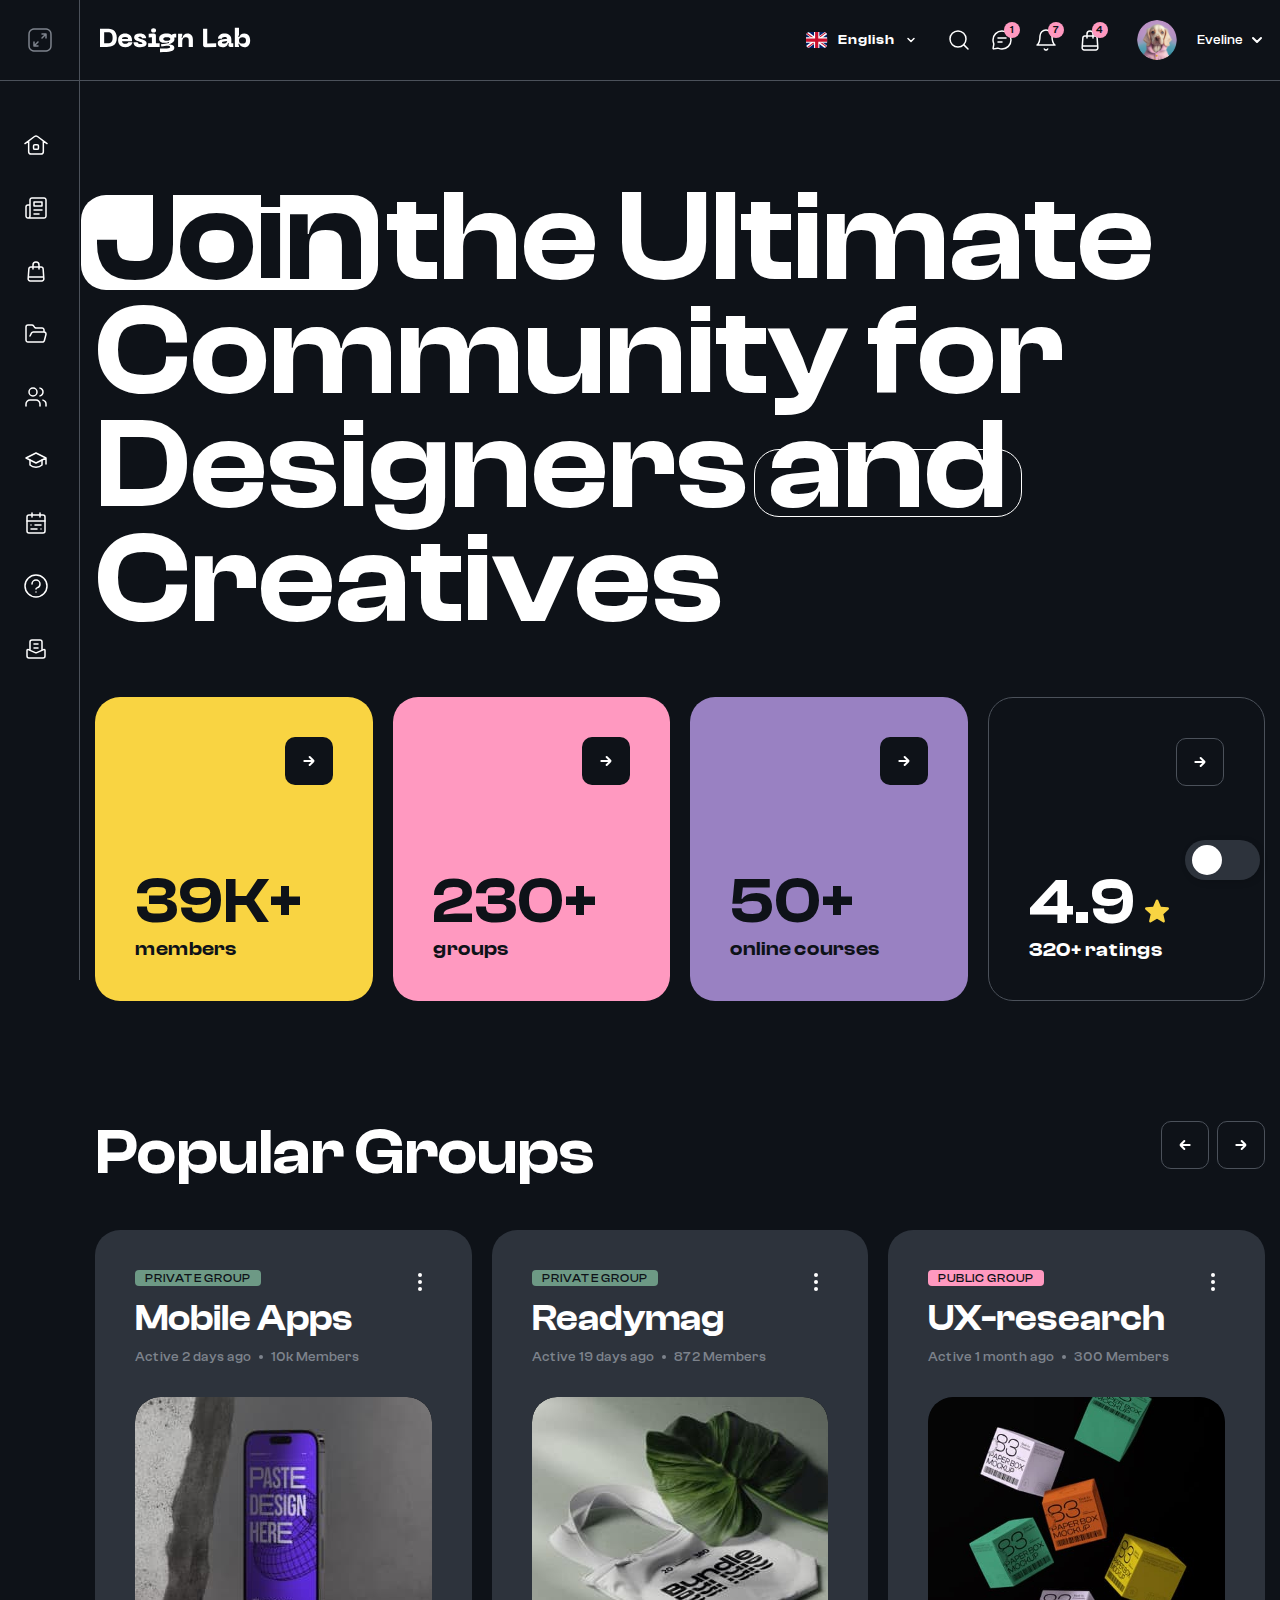
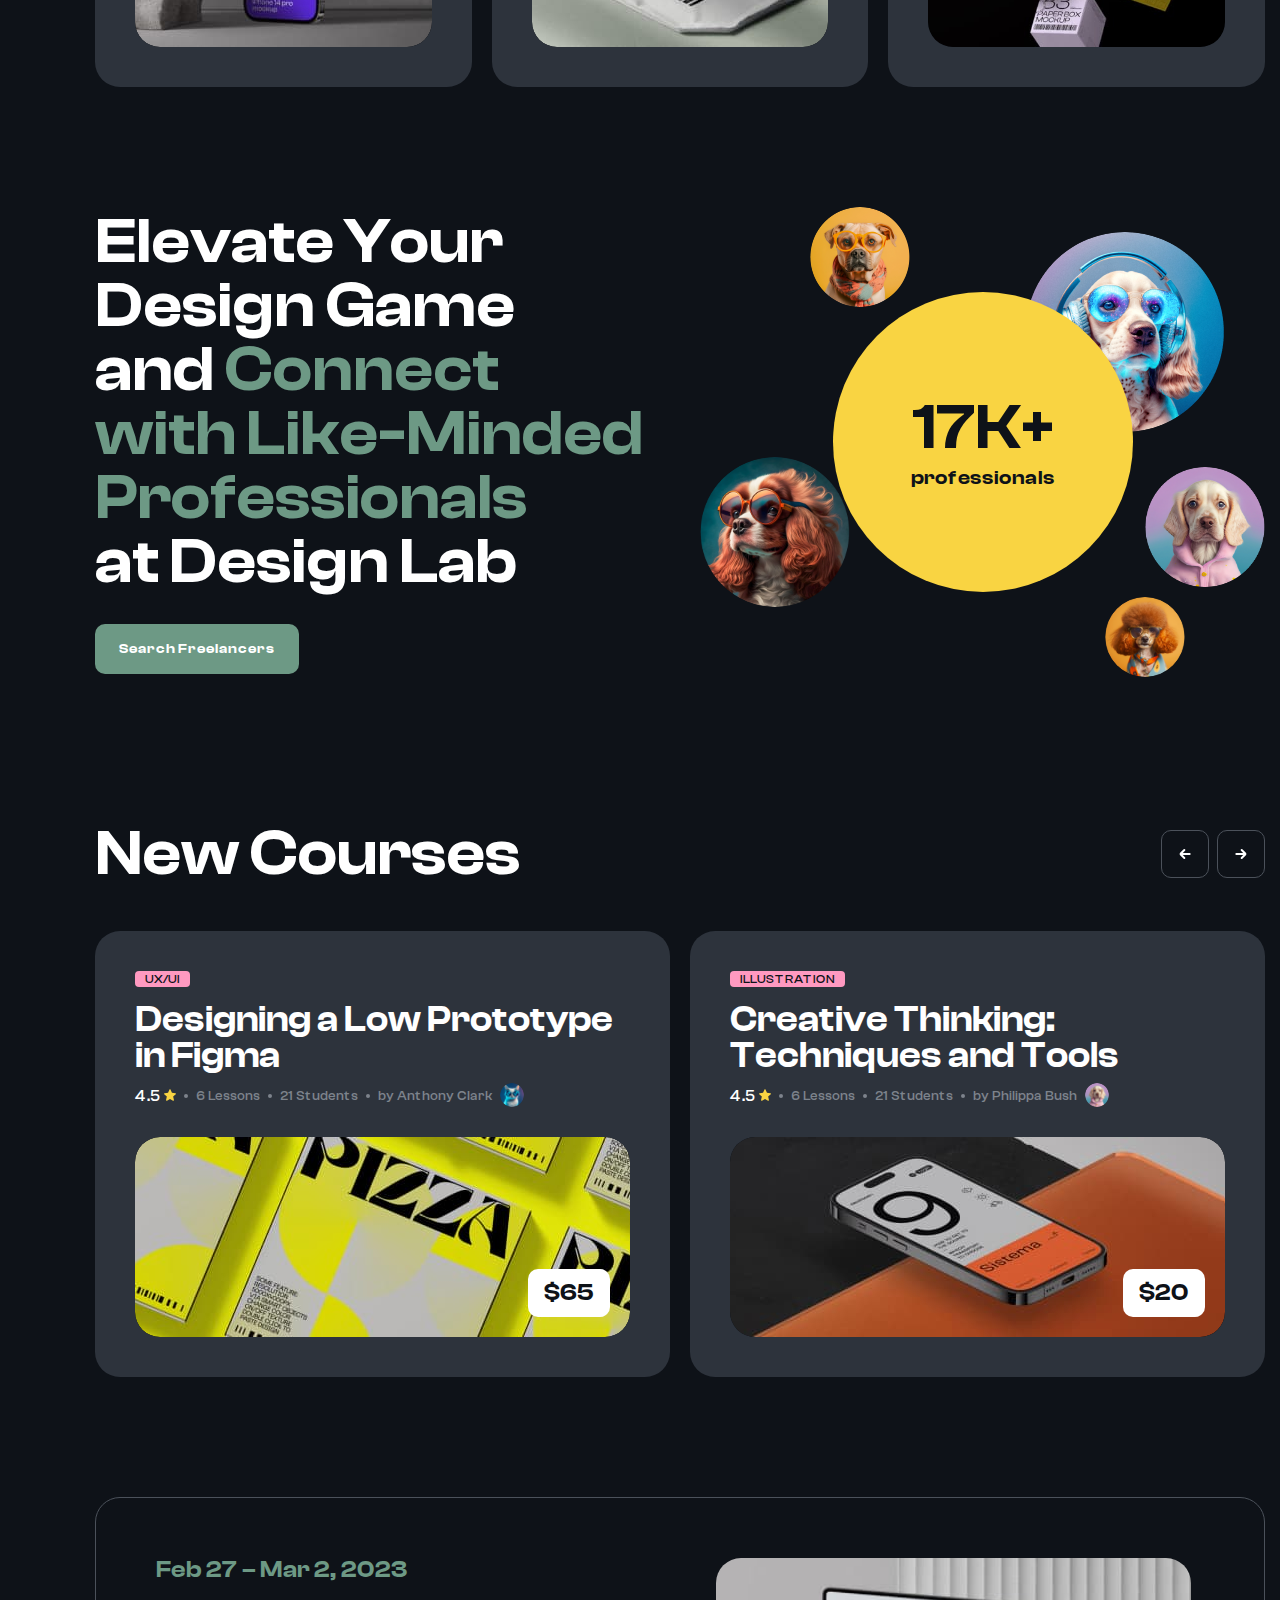
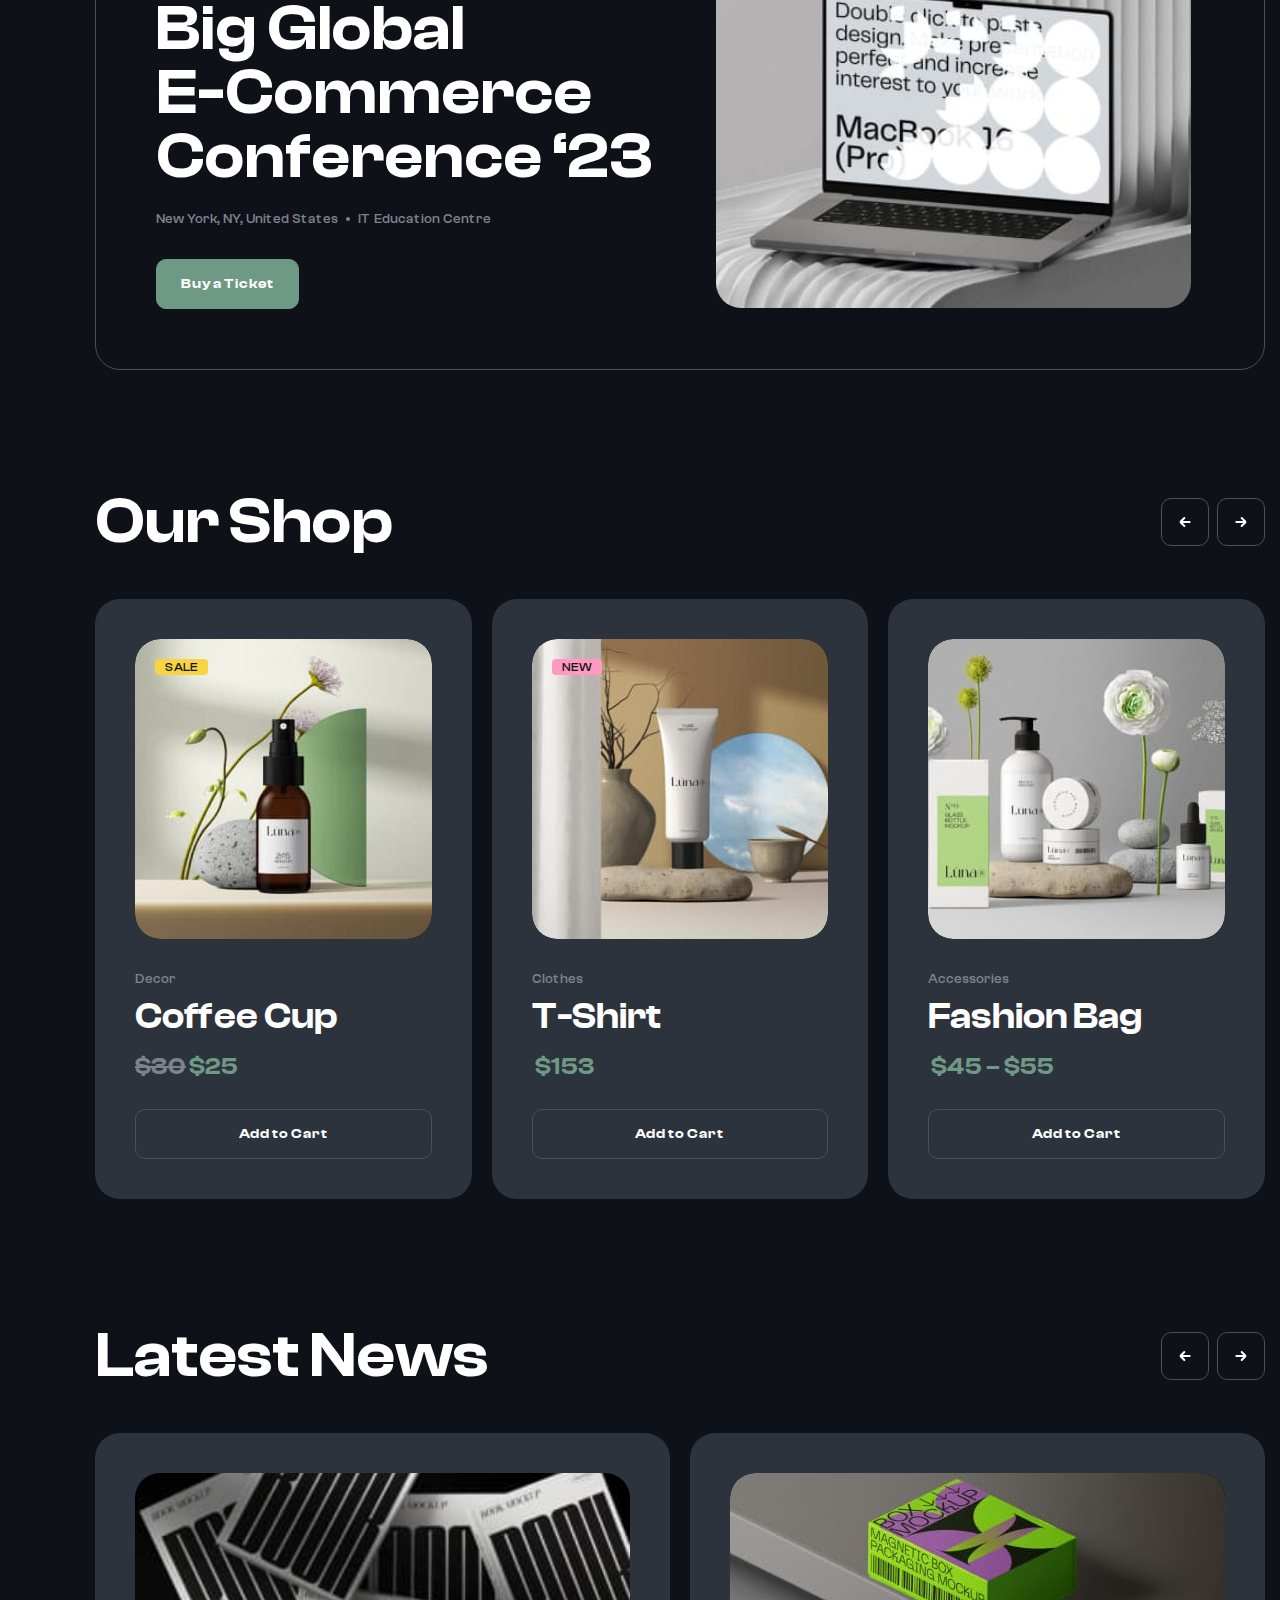
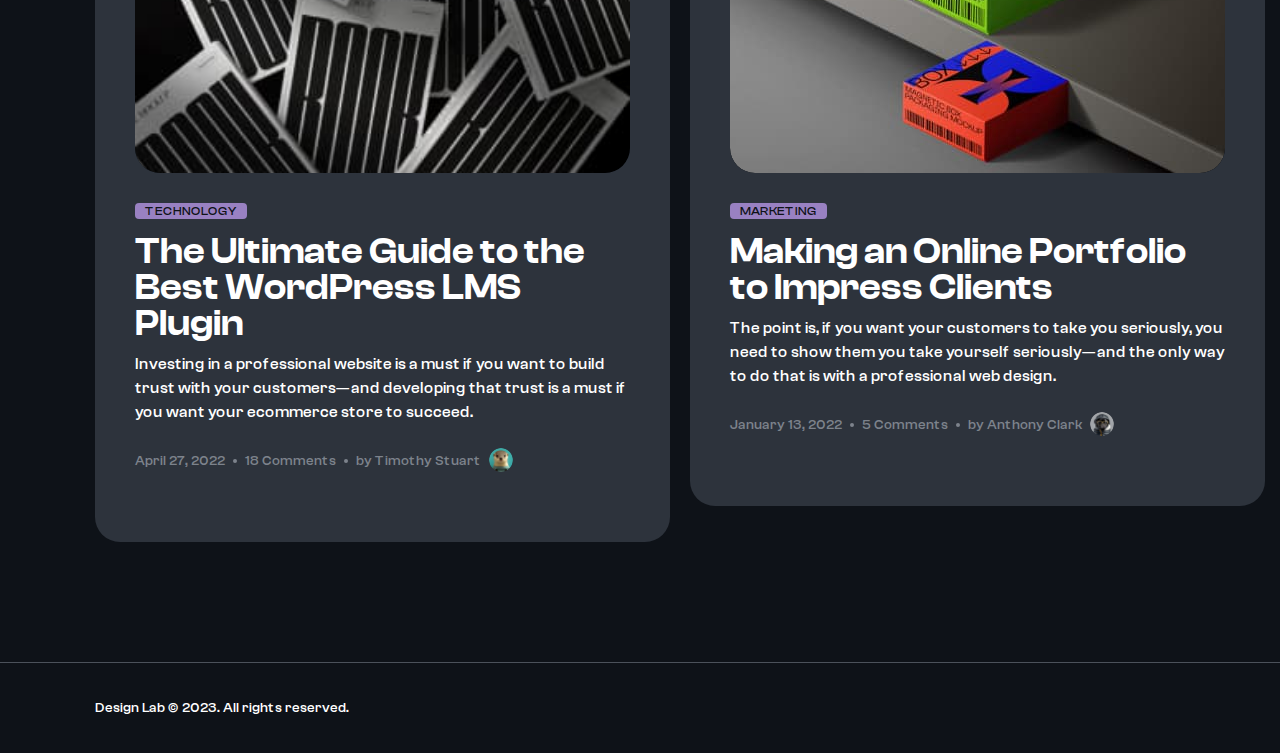
<file: index.html>
<!DOCTYPE html>
<html lang="en">

<head>
    <meta charset="UTF-8">
    <meta http-equiv="X-UA-Compatible" content="IE=edge">
    <meta name="viewport" content="width=device-width, initial-scale=1.0">
    <title>Document</title>
    <link rel="stylesheet" href="https://cdn.jsdelivr.net/npm/swiper@8/swiper-bundle.min.css" />
    <link rel="stylesheet" href="css/style.min.css">
</head>

<body class="">

    <header class="header">
        <div class="container">
            <div class="header__inner">
                <a class="header__logo logo" href="#">
                    <img class="logo__img" src="images/logo.svg" alt="img">
                </a>
                <div class="header__wrapper">
                    <div class="header__lang lang">
                        <div class="lang__top">
                            <svg width="22" height="16" viewBox="0 0 22 16" fill="none"
                                xmlns="http://www.w3.org/2000/svg">
                                <g clip-path="url(#clip0_206_19996)">
                                    <path d="M0 0H21.3333V16H0V0Z" fill="#012169" />
                                    <path
                                        d="M2.5 0L10.6333 6.03333L18.7333 0H21.3333V2.06667L13.3333 8.03333L21.3333 13.9667V16H18.6667L10.6667 10.0333L2.7 16H0V14L7.96667 8.06667L0 2.13333V0H2.5Z"
                                        fill="white" />
                                    <path
                                        d="M14.1333 9.36667L21.3333 14.6667V16L12.3 9.36667H14.1333ZM8 10.0333L8.2 11.2L1.8 16H0L8 10.0333ZM21.3333 0V0.1L13.0333 6.36667L13.1 4.9L19.6667 0H21.3333ZM0 0L7.96667 5.86667H5.96667L0 1.4V0Z"
                                        fill="#C8102E" />
                                    <path d="M8.03333 0V16H13.3667V0H8.03333ZM0 5.33333V10.6667H21.3333V5.33333H0Z"
                                        fill="white" />
                                    <path d="M0 6.43333V9.63333H21.3333V6.43333H0ZM9.1 0V16H12.3V0H9.1Z"
                                        fill="#C8102E" />
                                </g>
                                <defs>
                                    <clipPath id="clip0_206_19996">
                                        <rect width="21.3333" height="16" rx="4" fill="white" />
                                    </clipPath>
                                </defs>
                            </svg>
                            <span>
                                English
                            </span>
                            <svg width="12" height="12" viewBox="0 0 12 12" fill="none"
                                xmlns="http://www.w3.org/2000/svg">
                                <path d="M2.99997 4.5L5.99997 7.5L8.99997 4.5" stroke="white" stroke-width="1.5"
                                    stroke-linecap="round" stroke-linejoin="round" />
                            </svg>
                        </div>
                        <div class="lang__box lang-box">
                            <a class="lang-box__link" href="#">
                                <svg width="22" height="16" viewBox="0 0 22 16" fill="none"
                                    xmlns="http://www.w3.org/2000/svg">
                                    <g clip-path="url(#clip0_206_19996)">
                                        <path d="M0 0H21.3333V16H0V0Z" fill="#012169" />
                                        <path
                                            d="M2.5 0L10.6333 6.03333L18.7333 0H21.3333V2.06667L13.3333 8.03333L21.3333 13.9667V16H18.6667L10.6667 10.0333L2.7 16H0V14L7.96667 8.06667L0 2.13333V0H2.5Z"
                                            fill="white" />
                                        <path
                                            d="M14.1333 9.36667L21.3333 14.6667V16L12.3 9.36667H14.1333ZM8 10.0333L8.2 11.2L1.8 16H0L8 10.0333ZM21.3333 0V0.1L13.0333 6.36667L13.1 4.9L19.6667 0H21.3333ZM0 0L7.96667 5.86667H5.96667L0 1.4V0Z"
                                            fill="#C8102E" />
                                        <path d="M8.03333 0V16H13.3667V0H8.03333ZM0 5.33333V10.6667H21.3333V5.33333H0Z"
                                            fill="white" />
                                        <path d="M0 6.43333V9.63333H21.3333V6.43333H0ZM9.1 0V16H12.3V0H9.1Z"
                                            fill="#C8102E" />
                                    </g>
                                    <defs>
                                        <clipPath id="clip0_206_19996">
                                            <rect width="21.3333" height="16" rx="4" fill="white" />
                                        </clipPath>
                                    </defs>
                                </svg>
                                <span>
                                    English
                                </span>
                            </a>
                            <a class="lang-box__link" href="#">
                                <svg width="22" height="16" viewBox="0 0 22 16" fill="none"
                                    xmlns="http://www.w3.org/2000/svg">
                                    <g clip-path="url(#clip0_206_19999)">
                                        <path d="M0 10.6667H21.3333V16.0001H0V10.6667Z" fill="#FFCE00" />
                                        <path d="M0 0H21.3333V5.33333H0V0Z" fill="black" />
                                        <path d="M0 5.33325H21.3333V10.6666H0V5.33325Z" fill="#DD0000" />
                                    </g>
                                    <defs>
                                        <clipPath id="clip0_206_19999">
                                            <rect width="21.3333" height="16" rx="4" fill="white" />
                                        </clipPath>
                                    </defs>
                                </svg>
                                <span>
                                    Deutsch
                                </span>
                            </a>
                            <a class="lang-box__link" href="#">
                                <svg width="22" height="16" viewBox="0 0 22 16" fill="none"
                                    xmlns="http://www.w3.org/2000/svg">
                                    <g clip-path="url(#clip0_206_20002)">
                                        <path d="M0 0H21.3333V16H0V0Z" fill="#AA151B" />
                                        <path d="M0 4H21.3333V12H0V4Z" fill="#F1BF00" />
                                        <path
                                            d="M4.24318 7.10994L4.21651 7.1066L4.18318 7.07327L4.15985 7.05994L4.13985 7.03327C4.13985 7.03327 4.11651 6.9966 4.12651 6.9666C4.13651 6.9366 4.15651 6.9266 4.17318 6.9166C4.18946 6.90996 4.20617 6.90439 4.22318 6.89994L4.25651 6.8866L4.29985 6.8766L4.31651 6.8666C4.32318 6.8666 4.33985 6.8666 4.34985 6.85994L4.38318 6.85327L4.43651 6.8566H4.59651C4.60985 6.8566 4.63651 6.8666 4.64318 6.86994C4.66516 6.87839 4.6874 6.88617 4.70985 6.89327C4.72651 6.8966 4.76318 6.90327 4.78318 6.91327C4.79985 6.92327 4.81318 6.9366 4.81985 6.9466L4.83651 6.97994V7.0166L4.81985 7.04327L4.79985 7.0766L4.77318 7.0966C4.77318 7.0966 4.75651 7.11327 4.73985 7.10994C4.72651 7.10994 4.57985 7.08327 4.48651 7.08327C4.39318 7.08327 4.24318 7.11327 4.24318 7.11327"
                                            fill="#AD1519" />
                                        <path
                                            d="M4.24318 7.10994L4.21651 7.1066L4.18318 7.07327L4.15985 7.05994L4.13985 7.03327C4.13985 7.03327 4.11651 6.9966 4.12651 6.9666C4.13651 6.9366 4.15651 6.9266 4.17318 6.9166C4.18946 6.90996 4.20617 6.90439 4.22318 6.89994L4.25651 6.8866L4.29985 6.8766L4.31651 6.8666C4.32318 6.8666 4.33985 6.8666 4.34985 6.85994L4.38318 6.85327L4.43651 6.8566H4.59651C4.60985 6.8566 4.63651 6.8666 4.64318 6.86994C4.66516 6.87839 4.6874 6.88617 4.70985 6.89327C4.72651 6.8966 4.76318 6.90327 4.78318 6.91327C4.79985 6.92327 4.81318 6.9366 4.81985 6.9466L4.83651 6.97994V7.0166L4.81985 7.04327L4.79985 7.0766L4.77318 7.0966C4.77318 7.0966 4.75651 7.11327 4.73985 7.10994C4.72651 7.10994 4.57985 7.08327 4.48651 7.08327C4.39318 7.08327 4.24318 7.11327 4.24318 7.11327V7.10994Z"
                                            stroke="black" stroke-width="0.0375" stroke-linejoin="round" />
                                        <path
                                            d="M4.44336 6.89991C4.44336 6.85658 4.46336 6.82324 4.48669 6.82324C4.51336 6.82324 4.53336 6.85658 4.53336 6.90324C4.53336 6.94658 4.51336 6.98324 4.48669 6.98324C4.46003 6.98324 4.44336 6.94658 4.44336 6.89991Z"
                                            fill="#C8B100" />
                                        <path
                                            d="M4.44336 6.89991C4.44336 6.85658 4.46336 6.82324 4.48669 6.82324C4.51336 6.82324 4.53336 6.85658 4.53336 6.90324C4.53336 6.94658 4.51336 6.98324 4.48669 6.98324C4.46003 6.98324 4.44336 6.94658 4.44336 6.89991Z"
                                            stroke="black" stroke-width="0.0375" />
                                        <path
                                            d="M4.4668 6.90008C4.4668 6.86008 4.4768 6.83008 4.49013 6.83008C4.50013 6.83008 4.51013 6.86341 4.51013 6.90008C4.51013 6.94341 4.50013 6.97341 4.49013 6.97341C4.4768 6.97341 4.47013 6.94008 4.47013 6.90008"
                                            fill="#C8B100" />
                                        <path
                                            d="M4.4668 6.90008C4.4668 6.86008 4.4768 6.83008 4.49013 6.83008C4.50013 6.83008 4.51013 6.86341 4.51013 6.90008C4.51013 6.94341 4.50013 6.97341 4.49013 6.97341C4.4768 6.97341 4.47013 6.94008 4.47013 6.90008H4.4668Z"
                                            stroke="black" stroke-width="0.0375" />
                                        <path
                                            d="M4.45996 6.81671C4.45996 6.80337 4.47329 6.79004 4.48663 6.79004C4.49996 6.79004 4.51996 6.80337 4.51996 6.81671C4.51996 6.83337 4.50329 6.84671 4.48663 6.84671C4.46996 6.84671 4.45996 6.83337 4.45996 6.81671Z"
                                            fill="#C8B100" />
                                        <path
                                            d="M4.50988 6.80665V6.82665H4.46321V6.80665H4.47988V6.76665H4.45654V6.74665H4.47988V6.72998H4.49654V6.74665H4.51654V6.76665H4.49654V6.80665H4.50988Z"
                                            fill="#C8B100" />
                                        <path
                                            d="M4.50988 6.80665V6.82665H4.46321V6.80665H4.47988V6.76665H4.45654V6.74665H4.47988V6.72998H4.49654V6.74665H4.51654V6.76665H4.49654V6.80665H4.50988Z"
                                            stroke="black" stroke-width="0.0375" />
                                        <path
                                            d="M4.53011 6.80665V6.82665H4.44678V6.80665H4.48011V6.76665H4.45678V6.74665H4.48011V6.72998H4.49678V6.74665H4.51678V6.76665H4.49678V6.80665H4.53011Z"
                                            fill="#C8B100" />
                                        <path
                                            d="M4.53011 6.80665V6.82665H4.44678V6.80665H4.48011V6.76665H4.45678V6.74665H4.48011V6.72998H4.49678V6.74665H4.51678V6.76665H4.49678V6.80665H4.53011Z"
                                            stroke="black" stroke-width="0.0375" />
                                        <path
                                            d="M4.49654 6.79004C4.50988 6.79337 4.51654 6.80337 4.51654 6.81671C4.51654 6.83337 4.50321 6.84671 4.48988 6.84671C4.47654 6.84671 4.45654 6.83337 4.45654 6.81671C4.45654 6.80337 4.46654 6.79337 4.47988 6.79004"
                                            stroke="black" stroke-width="0.0375" />
                                        <path
                                            d="M4.49021 7.10673H4.33355V7.07006L4.32355 7.03006L4.31688 6.98006C4.27355 6.9234 4.23355 6.88673 4.22021 6.89673C4.22355 6.88673 4.22688 6.87673 4.23688 6.8734C4.27355 6.85006 4.35355 6.90673 4.41022 6.9934L4.42688 7.01673H4.55355L4.56688 6.9934C4.62688 6.9034 4.70355 6.85006 4.74021 6.8734C4.75021 6.87673 4.75355 6.88673 4.75688 6.89673C4.74355 6.88673 4.70355 6.9234 4.66022 6.98006L4.65355 7.03006L4.64688 7.07006L4.64355 7.10673H4.48688"
                                            fill="#C8B100" />
                                        <path
                                            d="M4.49021 7.10673H4.33355V7.07006L4.32355 7.03006L4.31688 6.98006C4.27355 6.9234 4.23355 6.88673 4.22021 6.89673C4.22355 6.88673 4.22688 6.87673 4.23688 6.8734C4.27355 6.85006 4.35355 6.90673 4.41022 6.9934L4.42688 7.01673H4.55355L4.56688 6.9934C4.62688 6.9034 4.70355 6.85006 4.74021 6.8734C4.75021 6.87673 4.75355 6.88673 4.75688 6.89673C4.74355 6.88673 4.70355 6.9234 4.66022 6.98006L4.65355 7.03006L4.64688 7.07006L4.64355 7.10673H4.48688H4.49021Z"
                                            stroke="black" stroke-width="0.0375" />
                                        <path
                                            d="M4.22656 6.89343C4.2599 6.87676 4.32656 6.93009 4.3799 7.01343M4.74656 6.89343C4.7199 6.87676 4.65323 6.93009 4.59656 7.01343"
                                            stroke="black" stroke-width="0.0375" />
                                        <path
                                            d="M4.25983 7.17655L4.24316 7.14322C4.40343 7.09842 4.5729 7.09842 4.73316 7.14322L4.7165 7.16989C4.7125 7.17851 4.70916 7.18743 4.7065 7.19655C4.63485 7.17701 4.56074 7.16803 4.4865 7.16989C4.39983 7.16989 4.31316 7.17989 4.26983 7.19655L4.25983 7.17655Z"
                                            fill="#C8B100" />
                                        <path
                                            d="M4.25983 7.17655L4.24316 7.14322C4.40343 7.09842 4.5729 7.09842 4.73316 7.14322L4.7165 7.16989C4.7125 7.17851 4.70916 7.18743 4.7065 7.19655C4.63485 7.17701 4.56074 7.16803 4.4865 7.16989C4.39983 7.16989 4.31316 7.17989 4.26983 7.19655L4.25983 7.17655Z"
                                            stroke="black" stroke-width="0.0375" />
                                        <path
                                            d="M4.48643 7.25659C4.56643 7.25659 4.6531 7.24326 4.6831 7.23659C4.7031 7.22992 4.71643 7.21992 4.71643 7.20992C4.71643 7.20326 4.70977 7.19992 4.7031 7.19659C4.65643 7.17992 4.56977 7.16992 4.48643 7.16992C4.4031 7.16992 4.31977 7.17992 4.2731 7.19659C4.26643 7.19659 4.2631 7.20325 4.25977 7.20659C4.25977 7.21992 4.26977 7.22992 4.2931 7.23659C4.32643 7.24326 4.40977 7.25659 4.48643 7.25659Z"
                                            fill="#C8B100" />
                                        <path
                                            d="M4.48643 7.25659C4.56643 7.25659 4.6531 7.24326 4.6831 7.23659C4.7031 7.22992 4.71643 7.21992 4.71643 7.20992C4.71643 7.20326 4.70977 7.19992 4.7031 7.19659C4.65643 7.17992 4.56977 7.16992 4.48643 7.16992C4.4031 7.16992 4.31977 7.17992 4.2731 7.19659C4.26643 7.19659 4.2631 7.20325 4.25977 7.20659C4.25977 7.21992 4.26977 7.22992 4.2931 7.23659C4.32643 7.24326 4.40977 7.25659 4.48643 7.25659Z"
                                            stroke="black" stroke-width="0.0375" />
                                        <path
                                            d="M4.7369 7.10656L4.72023 7.08989C4.72023 7.08989 4.70023 7.09989 4.6769 7.09656C4.6569 7.09656 4.6469 7.06322 4.6469 7.06322C4.6469 7.06322 4.62357 7.08656 4.60357 7.08656C4.58023 7.08656 4.57023 7.06656 4.57023 7.06656C4.57023 7.06656 4.5469 7.08322 4.5269 7.07989C4.5069 7.07989 4.4869 7.05322 4.4869 7.05322C4.4869 7.05322 4.4669 7.07989 4.4469 7.07989C4.4269 7.08322 4.41357 7.06322 4.41357 7.06322C4.41357 7.06322 4.40023 7.08322 4.3769 7.08656C4.35357 7.08989 4.33023 7.06656 4.33023 7.06656C4.33023 7.06656 4.31357 7.08989 4.2969 7.09989C4.28023 7.09989 4.2569 7.08656 4.2569 7.08656L4.25023 7.10322L4.24023 7.10656L4.2469 7.12322C4.32519 7.10247 4.40592 7.09238 4.4869 7.09322C4.5869 7.09322 4.67023 7.10656 4.73357 7.12656L4.74023 7.10656"
                                            fill="#C8B100" />
                                        <path
                                            d="M4.7369 7.10656L4.72023 7.08989C4.72023 7.08989 4.70023 7.09989 4.6769 7.09656C4.6569 7.09656 4.6469 7.06322 4.6469 7.06322C4.6469 7.06322 4.62357 7.08656 4.60357 7.08656C4.58023 7.08656 4.57023 7.06656 4.57023 7.06656C4.57023 7.06656 4.5469 7.08322 4.5269 7.07989C4.5069 7.07989 4.4869 7.05322 4.4869 7.05322C4.4869 7.05322 4.4669 7.07989 4.4469 7.07989C4.4269 7.08322 4.41357 7.06322 4.41357 7.06322C4.41357 7.06322 4.40023 7.08322 4.3769 7.08656C4.35357 7.08989 4.33023 7.06656 4.33023 7.06656C4.33023 7.06656 4.31357 7.08989 4.2969 7.09989C4.28023 7.09989 4.2569 7.08656 4.2569 7.08656L4.25023 7.10322L4.24023 7.10656L4.2469 7.12322C4.32519 7.10247 4.40592 7.09238 4.4869 7.09322C4.5869 7.09322 4.67023 7.10656 4.73357 7.12656L4.74023 7.10656H4.7369Z"
                                            stroke="black" stroke-width="0.0375" />
                                        <path
                                            d="M4.49009 7.02344H4.49676C4.49586 7.02784 4.49586 7.03237 4.49676 7.03677C4.49676 7.05677 4.51009 7.0701 4.53009 7.0701C4.53744 7.07044 4.5447 7.06833 4.55073 7.06411C4.55676 7.05989 4.56122 7.05379 4.56342 7.04677L4.57009 7.03677V7.0501C4.57342 7.06677 4.59009 7.07677 4.60676 7.07677C4.62676 7.07677 4.64009 7.06344 4.64009 7.04344V7.0401L4.65342 7.02677L4.66009 7.04344C4.65796 7.04756 4.65682 7.05213 4.65676 7.05677C4.65676 7.06561 4.66027 7.07409 4.66652 7.08034C4.67277 7.08659 4.68125 7.0901 4.69009 7.0901C4.70342 7.0901 4.71342 7.08344 4.72009 7.07344L4.72676 7.06677V7.07677C4.72676 7.08677 4.73009 7.09677 4.74009 7.1001C4.74009 7.1001 4.75342 7.1001 4.77342 7.08677L4.79676 7.06344V7.07677C4.79676 7.07677 4.78009 7.10344 4.76342 7.1101C4.75676 7.11677 4.74676 7.12344 4.73676 7.1201C4.72676 7.1201 4.71676 7.1101 4.71342 7.1001C4.70676 7.10677 4.70009 7.10677 4.69009 7.10677C4.67009 7.10677 4.65009 7.09677 4.64342 7.0801C4.63342 7.0901 4.62009 7.09677 4.60676 7.09677C4.59904 7.09653 4.59147 7.09462 4.58456 7.09117C4.57765 7.08771 4.57158 7.0828 4.56676 7.07677C4.55752 7.08493 4.54574 7.08965 4.53342 7.0901C4.52514 7.09036 4.51692 7.08869 4.5094 7.08522C4.50187 7.08175 4.49526 7.07657 4.49009 7.0701C4.48558 7.07622 4.47981 7.0813 4.47317 7.08501C4.46653 7.08871 4.45918 7.09096 4.4516 7.09159C4.44403 7.09222 4.4364 7.09123 4.42924 7.08867C4.42209 7.08611 4.41555 7.08206 4.41009 7.07677C4.40527 7.0828 4.39919 7.08771 4.39229 7.09117C4.38538 7.09462 4.37781 7.09653 4.37009 7.09677C4.36316 7.09669 4.35632 7.09516 4.35001 7.09229C4.34369 7.08942 4.33805 7.08527 4.33342 7.0801C4.32676 7.09677 4.30676 7.10677 4.28676 7.10677C4.28009 7.10677 4.27009 7.10677 4.26342 7.1001C4.26009 7.1101 4.25009 7.1201 4.24009 7.1201C4.23009 7.1201 4.22009 7.1201 4.21009 7.11344L4.17676 7.0801L4.18009 7.06344L4.20676 7.08677C4.22342 7.1001 4.23676 7.1001 4.23676 7.1001C4.24676 7.1001 4.25009 7.08677 4.25009 7.07677V7.06677L4.25676 7.07344C4.26342 7.08344 4.27342 7.0901 4.28676 7.0901C4.2956 7.0901 4.30408 7.08659 4.31033 7.08034C4.31658 7.07409 4.32009 7.06561 4.32009 7.05677C4.32109 7.05238 4.32109 7.04783 4.32009 7.04344V7.02677L4.33342 7.0401C4.33334 7.04121 4.33334 7.04233 4.33342 7.04344C4.33342 7.06344 4.35009 7.07677 4.36676 7.07677C4.38676 7.07677 4.40009 7.06677 4.40342 7.04677V7.03677L4.41009 7.04677C4.41676 7.0601 4.43009 7.0701 4.44342 7.0701C4.46676 7.0701 4.48009 7.05677 4.48009 7.03677C4.48059 7.03346 4.48059 7.03009 4.48009 7.02677H4.49009"
                                            fill="#C8B100" />
                                        <path
                                            d="M4.49009 7.02344H4.49676C4.49586 7.02784 4.49586 7.03237 4.49676 7.03677C4.49676 7.05677 4.51009 7.0701 4.53009 7.0701C4.53744 7.07044 4.5447 7.06833 4.55073 7.06411C4.55676 7.05989 4.56122 7.05379 4.56342 7.04677L4.57009 7.03677V7.0501C4.57342 7.06677 4.59009 7.07677 4.60676 7.07677C4.62676 7.07677 4.64009 7.06344 4.64009 7.04344V7.0401L4.65342 7.02677L4.66009 7.04344C4.65796 7.04756 4.65682 7.05213 4.65676 7.05677C4.65676 7.06561 4.66027 7.07409 4.66652 7.08034C4.67277 7.08659 4.68125 7.0901 4.69009 7.0901C4.70342 7.0901 4.71342 7.08344 4.72009 7.07344L4.72676 7.06677V7.07677C4.72676 7.08677 4.73009 7.09677 4.74009 7.1001C4.74009 7.1001 4.75342 7.1001 4.77342 7.08677L4.79676 7.06344V7.07677C4.79676 7.07677 4.78009 7.10344 4.76342 7.1101C4.75676 7.11677 4.74676 7.12344 4.73676 7.1201C4.72676 7.1201 4.71676 7.1101 4.71342 7.1001C4.70676 7.10677 4.70009 7.10677 4.69009 7.10677C4.67009 7.10677 4.65009 7.09677 4.64342 7.0801C4.63342 7.0901 4.62009 7.09677 4.60676 7.09677C4.59904 7.09653 4.59147 7.09462 4.58456 7.09117C4.57765 7.08771 4.57158 7.0828 4.56676 7.07677C4.55752 7.08493 4.54574 7.08965 4.53342 7.0901C4.52514 7.09036 4.51692 7.08869 4.5094 7.08522C4.50187 7.08175 4.49526 7.07657 4.49009 7.0701C4.48558 7.07622 4.47981 7.0813 4.47317 7.08501C4.46653 7.08871 4.45918 7.09096 4.4516 7.09159C4.44403 7.09222 4.4364 7.09123 4.42925 7.08867C4.42209 7.08611 4.41555 7.08206 4.41009 7.07677C4.40527 7.0828 4.39919 7.08771 4.39229 7.09117C4.38538 7.09462 4.37781 7.09653 4.37009 7.09677C4.36316 7.09669 4.35632 7.09516 4.35001 7.09229C4.34369 7.08942 4.33805 7.08527 4.33342 7.0801C4.32676 7.09677 4.30676 7.10677 4.28676 7.10677C4.28009 7.10677 4.27009 7.10677 4.26342 7.1001C4.26009 7.1101 4.25009 7.1201 4.24009 7.1201C4.23009 7.1201 4.22009 7.1201 4.21009 7.11344L4.17676 7.0801L4.18009 7.06344L4.20676 7.08677C4.22342 7.1001 4.23676 7.1001 4.23676 7.1001C4.24676 7.1001 4.25009 7.08677 4.25009 7.07677V7.06677L4.25676 7.07344C4.26342 7.08344 4.27342 7.0901 4.28676 7.0901C4.2956 7.0901 4.30408 7.08659 4.31033 7.08034C4.31658 7.07409 4.32009 7.06561 4.32009 7.05677C4.32109 7.05238 4.32109 7.04783 4.32009 7.04344V7.02677L4.33342 7.0401C4.33334 7.04121 4.33334 7.04233 4.33342 7.04344C4.33342 7.06344 4.35009 7.07677 4.36676 7.07677C4.38676 7.07677 4.40009 7.06677 4.40342 7.04677V7.03677L4.41009 7.04677C4.41676 7.0601 4.43009 7.0701 4.44342 7.0701C4.46676 7.0701 4.48009 7.05677 4.48009 7.03677C4.48059 7.03346 4.48059 7.03009 4.48009 7.02677H4.49009V7.02344Z"
                                            stroke="black" stroke-width="0.0375" />
                                        <path
                                            d="M4.48673 7.10996C4.39007 7.10996 4.3034 7.12329 4.2434 7.14329L4.2334 7.13662L4.23673 7.12662C4.31809 7.10383 4.40225 7.09261 4.48673 7.09329C4.58673 7.09329 4.67673 7.10662 4.74007 7.12662C4.74007 7.12662 4.74673 7.13329 4.7434 7.13662L4.7334 7.14329C4.65309 7.12093 4.57009 7.10972 4.48673 7.10996Z"
                                            fill="#C8B100" />
                                        <path
                                            d="M4.48673 7.10996C4.39007 7.10996 4.3034 7.12329 4.2434 7.14329L4.2334 7.13662L4.23673 7.12662C4.31809 7.10383 4.40225 7.09261 4.48673 7.09329C4.58673 7.09329 4.67673 7.10662 4.74007 7.12662C4.74007 7.12662 4.74673 7.13329 4.7434 7.13662L4.7334 7.14329C4.65309 7.12093 4.57009 7.10972 4.48673 7.10996Z"
                                            stroke="black" stroke-width="0.0375" stroke-linejoin="round" />
                                        <path
                                            d="M4.39356 7.14663C4.39356 7.13663 4.40023 7.1333 4.41023 7.1333C4.41376 7.1333 4.41716 7.13471 4.41966 7.13721C4.42216 7.13971 4.42356 7.1431 4.42356 7.14663C4.42356 7.1533 4.41689 7.15997 4.41023 7.15997C4.40822 7.16049 4.40612 7.16053 4.4041 7.1601C4.40207 7.15966 4.40018 7.15876 4.39856 7.15747C4.39694 7.15618 4.39565 7.15452 4.39478 7.15264C4.39391 7.15076 4.3935 7.1487 4.39356 7.14663Z"
                                            fill="white" />
                                        <path
                                            d="M4.39356 7.14663C4.39356 7.13663 4.40023 7.1333 4.41023 7.1333C4.41376 7.1333 4.41716 7.13471 4.41966 7.13721C4.42216 7.13971 4.42356 7.1431 4.42356 7.14663C4.42356 7.1533 4.41689 7.15997 4.41023 7.15997C4.40822 7.16049 4.40612 7.16053 4.4041 7.1601C4.40207 7.15966 4.40018 7.15876 4.39856 7.15747C4.39694 7.15618 4.39565 7.15452 4.39478 7.15264C4.39391 7.15076 4.3935 7.1487 4.39356 7.14663Z"
                                            stroke="black" stroke-width="0.0375" />
                                        <path
                                            d="M4.49011 7.14988H4.45678C4.45344 7.14988 4.44678 7.14988 4.44678 7.13988L4.45678 7.12988H4.52344C4.52549 7.1306 4.52725 7.13197 4.52845 7.13377C4.52965 7.13557 4.53023 7.13772 4.53011 7.13988C4.53011 7.14254 4.52906 7.14508 4.52718 7.14695C4.52531 7.14883 4.52276 7.14988 4.52011 7.14988H4.48678"
                                            fill="#AD1519" />
                                        <path
                                            d="M4.49011 7.14988H4.45678C4.45344 7.14988 4.44678 7.14988 4.44678 7.13988L4.45678 7.12988H4.52344C4.52549 7.1306 4.52725 7.13197 4.52845 7.13377C4.52965 7.13557 4.53023 7.13772 4.53011 7.13988C4.53011 7.14254 4.52906 7.14508 4.52718 7.14695C4.52531 7.14883 4.52276 7.14988 4.52011 7.14988H4.48678"
                                            stroke="black" stroke-width="0.0375" />
                                        <path
                                            d="M4.33315 7.16323H4.30982C4.30649 7.16323 4.29982 7.16323 4.29982 7.15656C4.2997 7.1544 4.30028 7.15225 4.30148 7.15045C4.30269 7.14864 4.30444 7.14728 4.30649 7.14656L4.32982 7.14323L4.35315 7.13989C4.35982 7.13989 4.36315 7.13989 4.36649 7.14656C4.36704 7.14811 4.3672 7.14978 4.36695 7.15141C4.3667 7.15304 4.36606 7.15459 4.36507 7.15591C4.36408 7.15723 4.36277 7.15828 4.36128 7.15898C4.35978 7.15967 4.35813 7.15999 4.35649 7.15989H4.33315"
                                            fill="#058E6E" />
                                        <path
                                            d="M4.33315 7.16323H4.30982C4.30649 7.16323 4.29982 7.16323 4.29982 7.15656C4.2997 7.1544 4.30028 7.15225 4.30148 7.15045C4.30269 7.14864 4.30444 7.14728 4.30649 7.14656L4.32982 7.14323L4.35315 7.13989C4.35982 7.13989 4.36315 7.13989 4.36649 7.14656C4.36704 7.14811 4.3672 7.14978 4.36695 7.15141C4.3667 7.15304 4.36606 7.15459 4.36507 7.15591C4.36408 7.15723 4.36277 7.15828 4.36128 7.15898C4.35978 7.15967 4.35813 7.15999 4.35649 7.15989H4.33315"
                                            stroke="black" stroke-width="0.0375" />
                                        <path
                                            d="M4.24316 7.17666L4.25316 7.16333H4.2765L4.26316 7.18333L4.24316 7.17666Z"
                                            fill="#AD1519" />
                                        <path
                                            d="M4.24316 7.17666L4.25316 7.16333H4.2765L4.26316 7.18333L4.24316 7.17666Z"
                                            stroke="black" stroke-width="0.0375" />
                                        <path
                                            d="M4.55322 7.14657C4.55322 7.13657 4.55989 7.13324 4.56656 7.13324C4.56856 7.13272 4.57066 7.13267 4.57269 7.13311C4.57471 7.13354 4.57661 7.13444 4.57823 7.13573C4.57984 7.13703 4.58114 7.13868 4.582 7.14056C4.58287 7.14244 4.58329 7.1445 4.58322 7.14657C4.58329 7.14864 4.58287 7.1507 4.582 7.15258C4.58114 7.15446 4.57984 7.15611 4.57823 7.15741C4.57661 7.1587 4.57471 7.1596 4.57269 7.16003C4.57066 7.16047 4.56856 7.16042 4.56656 7.1599C4.56302 7.1599 4.55963 7.1585 4.55713 7.156C4.55463 7.1535 4.55322 7.15011 4.55322 7.14657Z"
                                            fill="white" />
                                        <path
                                            d="M4.55322 7.14657C4.55322 7.13657 4.55989 7.13324 4.56656 7.13324C4.56856 7.13272 4.57066 7.13267 4.57269 7.13311C4.57471 7.13354 4.57661 7.13444 4.57823 7.13573C4.57984 7.13703 4.58114 7.13868 4.582 7.14056C4.58287 7.14244 4.58329 7.1445 4.58322 7.14657C4.58329 7.14864 4.58287 7.1507 4.582 7.15258C4.58114 7.15446 4.57984 7.15611 4.57823 7.15741C4.57661 7.1587 4.57471 7.1596 4.57269 7.16003C4.57066 7.16047 4.56856 7.16042 4.56656 7.1599C4.56302 7.1599 4.55963 7.1585 4.55713 7.156C4.55463 7.1535 4.55322 7.15011 4.55322 7.14657Z"
                                            stroke="black" stroke-width="0.0375" />
                                        <path
                                            d="M4.6432 7.16323H4.6632C4.6645 7.16374 4.66591 7.16398 4.66731 7.16392C4.66872 7.16386 4.6701 7.1635 4.67135 7.16287C4.67261 7.16225 4.67372 7.16136 4.67462 7.16027C4.67551 7.15918 4.67616 7.15792 4.67653 7.15656C4.67653 7.15525 4.67627 7.15395 4.67577 7.15273C4.67527 7.15152 4.67453 7.15042 4.6736 7.14949C4.67267 7.14856 4.67157 7.14782 4.67036 7.14732C4.66914 7.14682 4.66784 7.14656 4.66653 7.14656L4.64653 7.14323L4.6232 7.13989C4.61653 7.13989 4.6132 7.13989 4.60986 7.14656C4.60986 7.15323 4.6132 7.15656 4.61986 7.15989H4.6432"
                                            fill="#058E6E" />
                                        <path
                                            d="M4.6432 7.16323H4.6632C4.6645 7.16374 4.66591 7.16398 4.66731 7.16392C4.66872 7.16386 4.6701 7.1635 4.67135 7.16287C4.67261 7.16225 4.67372 7.16136 4.67462 7.16027C4.67551 7.15918 4.67616 7.15792 4.67653 7.15656C4.67653 7.15525 4.67627 7.15395 4.67577 7.15273C4.67527 7.15152 4.67453 7.15042 4.6736 7.14949C4.67267 7.14856 4.67157 7.14782 4.67036 7.14732C4.66914 7.14682 4.66784 7.14656 4.66653 7.14656L4.64653 7.14323L4.6232 7.13989C4.61653 7.13989 4.6132 7.13989 4.60986 7.14656C4.60986 7.15323 4.6132 7.15656 4.61986 7.15989H4.6432"
                                            stroke="black" stroke-width="0.0375" />
                                        <path d="M4.73353 7.18L4.72353 7.16333H4.7002L4.7102 7.18333L4.7302 7.18"
                                            fill="#AD1519" />
                                        <path d="M4.73353 7.18L4.72353 7.16333H4.7002L4.7102 7.18333L4.7302 7.18"
                                            stroke="black" stroke-width="0.0375" />
                                        <path
                                            d="M4.48662 7.23665C4.41939 7.23808 4.35224 7.23136 4.28662 7.21665C4.41912 7.18429 4.55746 7.18429 4.68995 7.21665C4.63662 7.22999 4.56662 7.23665 4.48995 7.23665"
                                            fill="#AD1519" />
                                        <path
                                            d="M4.48662 7.23665C4.41939 7.23808 4.35224 7.23136 4.28662 7.21665C4.41912 7.18429 4.55746 7.18429 4.68995 7.21665C4.63662 7.22999 4.56662 7.23665 4.48995 7.23665H4.48662Z"
                                            stroke="black" stroke-width="0.0375" stroke-linejoin="round" />
                                        <path
                                            d="M4.73346 7.06664L4.73013 7.05664C4.72346 7.05664 4.72013 7.05664 4.7168 7.06331C4.7168 7.06997 4.7168 7.07664 4.72346 7.07664C4.72346 7.07664 4.73013 7.07664 4.73346 7.06664Z"
                                            fill="#C8B100" />
                                        <path
                                            d="M4.73346 7.06664L4.73013 7.05664C4.72346 7.05664 4.72013 7.05664 4.7168 7.06331C4.7168 7.06997 4.7168 7.07664 4.72346 7.07664C4.72346 7.07664 4.73013 7.07664 4.73346 7.06664Z"
                                            stroke="black" stroke-width="0.0375" />
                                        <path
                                            d="M4.57681 7.03994C4.57681 7.03328 4.57681 7.02661 4.57014 7.02661C4.57014 7.02661 4.56348 7.02994 4.56348 7.03661C4.56348 7.04328 4.56348 7.04994 4.57014 7.04994L4.58014 7.03994"
                                            fill="#C8B100" />
                                        <path
                                            d="M4.57681 7.03994C4.57681 7.03328 4.57681 7.02661 4.57014 7.02661C4.57014 7.02661 4.56348 7.02994 4.56348 7.03661C4.56348 7.04328 4.56348 7.04994 4.57014 7.04994L4.58014 7.03994H4.57681Z"
                                            stroke="black" stroke-width="0.0375" />
                                        <path
                                            d="M4.3999 7.03994L4.40324 7.02661C4.4099 7.02661 4.41324 7.02994 4.41324 7.03661C4.41324 7.04328 4.41324 7.04994 4.40657 7.04994L4.3999 7.03994Z"
                                            fill="#C8B100" />
                                        <path
                                            d="M4.3999 7.03994L4.40324 7.02661C4.4099 7.02661 4.41324 7.02994 4.41324 7.03661C4.41324 7.04328 4.41324 7.04994 4.40657 7.04994L4.3999 7.03994Z"
                                            stroke="black" stroke-width="0.0375" />
                                        <path
                                            d="M4.24316 7.06664L4.2465 7.05664C4.25316 7.05664 4.2565 7.05664 4.25983 7.06331C4.25983 7.06997 4.25983 7.07664 4.25316 7.07664C4.25316 7.07664 4.2465 7.07664 4.24316 7.06664Z"
                                            fill="#C8B100" />
                                        <path
                                            d="M4.24316 7.06664L4.2465 7.05664C4.25316 7.05664 4.2565 7.05664 4.25983 7.06331C4.25983 7.06997 4.25983 7.07664 4.25316 7.07664C4.25316 7.07664 4.2465 7.07664 4.24316 7.06664Z"
                                            stroke="black" stroke-width="0.0375" />
                                        <path
                                            d="M4.48663 6.94995L4.45996 6.96662L4.47996 7.00995L4.48663 7.01328L4.49329 7.00995L4.51663 6.96662L4.48663 6.94995Z"
                                            fill="#C8B100" />
                                        <path
                                            d="M4.48663 6.94995L4.45996 6.96662L4.47996 7.00995L4.48663 7.01328L4.49329 7.00995L4.51663 6.96662L4.48663 6.94995Z"
                                            stroke="black" stroke-width="0.0375" />
                                        <path
                                            d="M4.42676 7.01658L4.44009 7.03325L4.48342 7.01992L4.48676 7.01325L4.48342 7.00658L4.44009 6.99658L4.42676 7.01658Z"
                                            fill="#C8B100" />
                                        <path
                                            d="M4.42676 7.01658L4.44009 7.03325L4.48342 7.01992L4.48676 7.01325L4.48342 7.00658L4.44009 6.99658L4.42676 7.01658Z"
                                            stroke="black" stroke-width="0.0375" />
                                        <path
                                            d="M4.54682 7.01658L4.53682 7.03325L4.49348 7.01992L4.48682 7.01325L4.49348 7.00658L4.53682 6.99658L4.54682 7.01658Z"
                                            fill="#C8B100" />
                                        <path
                                            d="M4.54682 7.01658L4.53682 7.03325L4.49348 7.01992L4.48682 7.01325L4.49348 7.00658L4.53682 6.99658L4.54682 7.01658Z"
                                            stroke="black" stroke-width="0.0375" />
                                        <path
                                            d="M4.30995 6.96655L4.28662 6.98989L4.31662 7.02322L4.32329 7.02655L4.32662 7.02322L4.33662 6.97989L4.30995 6.96989"
                                            fill="#C8B100" />
                                        <path
                                            d="M4.30995 6.96655L4.28662 6.98989L4.31662 7.02322L4.32329 7.02655L4.32662 7.02322L4.33662 6.97989L4.30995 6.96989"
                                            stroke="black" stroke-width="0.0375" />
                                        <path
                                            d="M4.26652 7.04002L4.27985 7.05669L4.31985 7.03669V7.03002L4.31652 7.02335L4.27318 7.02002L4.26318 7.04002"
                                            fill="#C8B100" />
                                        <path
                                            d="M4.26652 7.04002L4.27985 7.05669L4.31985 7.03669V7.03002L4.31652 7.02335L4.27318 7.02002L4.26318 7.04002"
                                            stroke="black" stroke-width="0.0375" />
                                        <path
                                            d="M4.38333 7.01667L4.37333 7.03667H4.33333L4.32666 7.03L4.32999 7.02L4.36999 7L4.38666 7.01667"
                                            fill="#C8B100" />
                                        <path
                                            d="M4.38333 7.01667L4.37333 7.03667H4.33333L4.32666 7.03L4.32999 7.02L4.36999 7L4.38666 7.01667"
                                            stroke="black" stroke-width="0.0375" />
                                        <path
                                            d="M4.21984 7.04678V7.06678L4.17317 7.07345L4.1665 7.07011V7.06345L4.19984 7.03345L4.21984 7.04678Z"
                                            fill="#C8B100" />
                                        <path
                                            d="M4.21984 7.04678V7.06678L4.17317 7.07345L4.1665 7.07011V7.06345L4.19984 7.03345L4.21984 7.04678Z"
                                            stroke="black" stroke-width="0.0375" />
                                        <path
                                            d="M4.30664 7.03009C4.30664 7.02009 4.31331 7.01343 4.32331 7.01343C4.33331 7.01343 4.33997 7.02009 4.33997 7.03009C4.33919 7.03392 4.3371 7.03734 4.33406 7.03978C4.33101 7.04222 4.32721 7.04351 4.32331 7.04343C4.31941 7.04351 4.31561 7.04222 4.31256 7.03978C4.30951 7.03734 4.30742 7.03392 4.30664 7.03009Z"
                                            fill="#C8B100" />
                                        <path
                                            d="M4.30664 7.03009C4.30664 7.02009 4.31331 7.01343 4.32331 7.01343C4.33331 7.01343 4.33997 7.02009 4.33997 7.03009C4.33919 7.03392 4.3371 7.03734 4.33406 7.03978C4.33101 7.04222 4.32721 7.04351 4.32331 7.04343C4.31941 7.04351 4.31561 7.04222 4.31256 7.03978C4.30951 7.03734 4.30742 7.03392 4.30664 7.03009Z"
                                            stroke="black" stroke-width="0.0375" />
                                        <path
                                            d="M4.6668 6.96655L4.69014 6.98989L4.66014 7.02322L4.65347 7.02655L4.65014 7.02322L4.64014 6.97989L4.6668 6.96989"
                                            fill="#C8B100" />
                                        <path
                                            d="M4.6668 6.96655L4.69014 6.98989L4.66014 7.02322L4.65347 7.02655L4.65014 7.02322L4.64014 6.97989L4.6668 6.96989"
                                            stroke="black" stroke-width="0.0375" />
                                        <path
                                            d="M4.7134 7.04002L4.69674 7.05669L4.65674 7.03669V7.03002L4.66007 7.02335L4.70341 7.02002L4.7134 7.04002Z"
                                            fill="#C8B100" />
                                        <path
                                            d="M4.7134 7.04002L4.69674 7.05669L4.65674 7.03669V7.03002L4.66007 7.02335L4.70341 7.02002L4.7134 7.04002Z"
                                            stroke="black" stroke-width="0.0375" />
                                        <path
                                            d="M4.59326 7.01667L4.60326 7.03667H4.64659L4.65326 7.03L4.64993 7.02L4.60993 7L4.59326 7.01667Z"
                                            fill="#C8B100" />
                                        <path
                                            d="M4.59326 7.01667L4.60326 7.03667H4.64659L4.65326 7.03L4.64993 7.02L4.60993 7L4.59326 7.01667Z"
                                            stroke="black" stroke-width="0.0375" />
                                        <path
                                            d="M4.75 7.04678L4.75333 7.06678L4.79667 7.07345L4.80333 7.07011V7.06345L4.77 7.03345L4.75 7.04678Z"
                                            fill="#C8B100" />
                                        <path
                                            d="M4.75 7.04678L4.75333 7.06678L4.79667 7.07345L4.80333 7.07011V7.06345L4.77 7.03345L4.75 7.04678Z"
                                            stroke="black" stroke-width="0.0375" />
                                        <path
                                            d="M4.47315 7.01333C4.47376 7.01002 4.47537 7.00698 4.47775 7.0046C4.48013 7.00222 4.48317 7.00062 4.48648 7C4.49648 7 4.50315 7.00667 4.50315 7.01333C4.50315 7.01775 4.50139 7.02199 4.49827 7.02512C4.49514 7.02824 4.4909 7.03 4.48648 7.03C4.48266 7.02922 4.47923 7.02713 4.4768 7.02408C4.47436 7.02104 4.47307 7.01723 4.47315 7.01333Z"
                                            fill="#C8B100" />
                                        <path
                                            d="M4.47315 7.01333C4.47376 7.01002 4.47537 7.00698 4.47775 7.0046C4.48013 7.00222 4.48317 7.00062 4.48648 7C4.49648 7 4.50315 7.00667 4.50315 7.01333C4.50315 7.01775 4.50139 7.02199 4.49827 7.02512C4.49514 7.02824 4.4909 7.03 4.48648 7.03C4.48266 7.02922 4.47923 7.02713 4.4768 7.02408C4.47436 7.02104 4.47307 7.01723 4.47315 7.01333Z"
                                            stroke="black" stroke-width="0.0375" />
                                        <path
                                            d="M4.63672 7.03009C4.63672 7.02009 4.64672 7.01343 4.65339 7.01343C4.65781 7.01343 4.66204 7.01518 4.66517 7.01831C4.6683 7.02144 4.67005 7.02567 4.67005 7.03009C4.66927 7.03392 4.66718 7.03734 4.66413 7.03978C4.66109 7.04222 4.65728 7.04351 4.65339 7.04343C4.64949 7.04351 4.64568 7.04222 4.64264 7.03978C4.63959 7.03734 4.6375 7.03392 4.63672 7.03009Z"
                                            fill="#C8B100" />
                                        <path
                                            d="M4.63672 7.03009C4.63672 7.02009 4.64672 7.01343 4.65339 7.01343C4.65781 7.01343 4.66204 7.01518 4.66517 7.01831C4.6683 7.02144 4.67005 7.02567 4.67005 7.03009C4.66927 7.03392 4.66718 7.03734 4.66413 7.03978C4.66109 7.04222 4.65728 7.04351 4.65339 7.04343C4.64949 7.04351 4.64568 7.04222 4.64264 7.03978C4.63959 7.03734 4.6375 7.03392 4.63672 7.03009Z"
                                            stroke="black" stroke-width="0.0375" />
                                        <path
                                            d="M4.16003 7.07336L4.14003 7.05003C4.13337 7.04336 4.1167 7.04003 4.1167 7.04003C4.1167 7.0367 4.1267 7.03003 4.1367 7.03003C4.13929 7.03003 4.14184 7.03063 4.14415 7.03179C4.14647 7.03295 4.14848 7.03463 4.15003 7.0367V7.03003C4.15003 7.03003 4.16003 7.03003 4.16337 7.04003V7.07336"
                                            fill="#C8B100" />
                                        <path
                                            d="M4.16003 7.07336L4.14003 7.05003C4.13337 7.04336 4.1167 7.04003 4.1167 7.04003C4.1167 7.0367 4.1267 7.03003 4.1367 7.03003C4.13929 7.03003 4.14184 7.03063 4.14415 7.03179C4.14647 7.03295 4.14848 7.03463 4.15003 7.0367V7.03003C4.15003 7.03003 4.16003 7.03003 4.16337 7.04003V7.07336H4.16003Z"
                                            stroke="black" stroke-width="0.0375" />
                                        <path
                                            d="M4.16 7.06677C4.16333 7.0601 4.17333 7.0601 4.17667 7.06677C4.18333 7.0701 4.18667 7.07677 4.18333 7.08343L4.16667 7.0801C4.16 7.07677 4.15667 7.06677 4.16 7.06343"
                                            fill="#C8B100" />
                                        <path
                                            d="M4.16 7.06677C4.16333 7.0601 4.17333 7.0601 4.17667 7.06677C4.18333 7.0701 4.18667 7.07677 4.18333 7.08343L4.16667 7.0801C4.16 7.07677 4.15667 7.06677 4.16 7.06343V7.06677Z"
                                            stroke="black" stroke-width="0.0375" />
                                        <path
                                            d="M4.80997 7.07336L4.82997 7.05003C4.83664 7.04336 4.85331 7.04003 4.85331 7.04003C4.85331 7.0367 4.84331 7.03003 4.83331 7.03003C4.82817 7.03045 4.82339 7.03284 4.81997 7.0367V7.03003C4.81997 7.03003 4.80997 7.03003 4.80664 7.04003V7.06336L4.80997 7.07336Z"
                                            fill="#C8B100" />
                                        <path
                                            d="M4.80997 7.07336L4.82997 7.05003C4.83664 7.04336 4.85331 7.04003 4.85331 7.04003C4.85331 7.0367 4.84331 7.03003 4.83331 7.03003C4.82817 7.03045 4.82339 7.03284 4.81997 7.0367V7.03003C4.81997 7.03003 4.80997 7.03003 4.80664 7.04003V7.06336L4.80997 7.07336Z"
                                            stroke="black" stroke-width="0.0375" />
                                        <path
                                            d="M4.80979 7.06677C4.80979 7.0601 4.79979 7.0601 4.79312 7.06677C4.78645 7.0701 4.78645 7.07677 4.78979 7.08343L4.80645 7.0801C4.81312 7.07677 4.81312 7.06677 4.80979 7.06343"
                                            fill="#C8B100" />
                                        <path
                                            d="M4.80979 7.06677C4.80979 7.0601 4.79979 7.0601 4.79312 7.06677C4.78645 7.0701 4.78645 7.07677 4.78979 7.08343L4.80645 7.0801C4.81312 7.07677 4.81312 7.06677 4.80979 7.06343V7.06677Z"
                                            stroke="black" stroke-width="0.0375" />
                                        <path d="M4.1333 7.43333H4.84663V7.25H4.1333V7.43667V7.43333Z" fill="#C8B100" />
                                        <path d="M4.1333 7.43333H4.84663V7.25H4.1333V7.43667V7.43333Z" stroke="black"
                                            stroke-width="0.05" />
                                        <path
                                            d="M4.20654 7.5599C4.21094 7.559 4.21548 7.559 4.21988 7.5599H4.76988C4.76097 7.5573 4.75305 7.5521 4.74711 7.54498C4.74118 7.53785 4.7375 7.52912 4.73654 7.5199C4.73654 7.4999 4.75321 7.48323 4.76988 7.47656C4.76545 7.47709 4.76097 7.47709 4.75654 7.47656H4.22321C4.2177 7.47756 4.21205 7.47756 4.20654 7.47656C4.22654 7.48323 4.23988 7.4999 4.23988 7.5199C4.2394 7.52927 4.2359 7.53825 4.22989 7.54546C4.22388 7.55267 4.21568 7.55774 4.20654 7.5599Z"
                                            fill="#C8B100" />
                                        <path
                                            d="M4.20654 7.5599C4.21094 7.559 4.21548 7.559 4.21988 7.5599H4.76988C4.76097 7.5573 4.75305 7.5521 4.74711 7.54498C4.74118 7.53785 4.7375 7.52912 4.73654 7.5199C4.73654 7.4999 4.75321 7.48323 4.76988 7.47656C4.76545 7.47709 4.76097 7.47709 4.75654 7.47656H4.22321C4.2177 7.47756 4.21205 7.47756 4.20654 7.47656C4.22654 7.48323 4.23988 7.4999 4.23988 7.5199C4.2394 7.52927 4.2359 7.53825 4.22989 7.54546C4.22388 7.55267 4.21568 7.55774 4.20654 7.5599Z"
                                            stroke="black" stroke-width="0.05" stroke-linejoin="round" />
                                        <path
                                            d="M4.21986 7.55997H4.75319C4.77319 7.55997 4.78652 7.56997 4.78652 7.58331C4.78652 7.59664 4.77319 7.60997 4.75319 7.60997H4.21986C4.20319 7.60997 4.18652 7.59664 4.18652 7.58331C4.18652 7.56997 4.20319 7.55664 4.21986 7.55664"
                                            fill="#C8B100" />
                                        <path
                                            d="M4.21986 7.55997H4.75319C4.77319 7.55997 4.78652 7.56997 4.78652 7.58331C4.78652 7.59664 4.77319 7.60997 4.75319 7.60997H4.21986C4.20319 7.60997 4.18652 7.59664 4.18652 7.58331C4.18652 7.56997 4.20319 7.55664 4.21986 7.55664V7.55997Z"
                                            stroke="black" stroke-width="0.05" />
                                        <path
                                            d="M4.21986 7.43335H4.75319C4.77319 7.43335 4.78652 7.44668 4.78652 7.45668C4.78652 7.47002 4.77319 7.47668 4.75319 7.47668H4.21986C4.20319 7.47668 4.18652 7.47002 4.18652 7.45668C4.18652 7.44668 4.20319 7.43668 4.21986 7.43668"
                                            fill="#C8B100" />
                                        <path
                                            d="M4.21986 7.43335H4.75319C4.77319 7.43335 4.78652 7.44668 4.78652 7.45668C4.78652 7.47002 4.77319 7.47668 4.75319 7.47668H4.21986C4.20319 7.47668 4.18652 7.47002 4.18652 7.45668C4.18652 7.44668 4.20319 7.43668 4.21986 7.43668V7.43335Z"
                                            stroke="black" stroke-width="0.05" />
                                        <path
                                            d="M4.9869 10.58C4.94023 10.58 4.89357 10.57 4.86357 10.5534C4.82401 10.5347 4.78063 10.5256 4.7369 10.5267C4.69023 10.5267 4.6469 10.5367 4.61357 10.5534C4.57405 10.5722 4.53064 10.5813 4.4869 10.58C4.4369 10.58 4.39357 10.57 4.36357 10.5534C4.32502 10.5352 4.28284 10.5261 4.24023 10.5267C4.19758 10.5256 4.15529 10.5347 4.1169 10.5534C4.07738 10.5722 4.03397 10.5813 3.99023 10.58V10.66C4.04023 10.66 4.08357 10.6467 4.1169 10.63C4.15537 10.6117 4.19761 10.6025 4.24023 10.6034C4.2869 10.6034 4.33023 10.6134 4.36357 10.63C4.3969 10.6467 4.4369 10.66 4.4869 10.66C4.53089 10.6601 4.57429 10.6498 4.61357 10.63C4.6469 10.6134 4.69023 10.6034 4.7369 10.6034C4.7869 10.6034 4.83023 10.6134 4.86357 10.63C4.8969 10.6467 4.9369 10.66 4.9869 10.66V10.58Z"
                                            fill="#005BBF" />
                                        <path
                                            d="M4.9869 10.58C4.94023 10.58 4.89357 10.57 4.86357 10.5534C4.82401 10.5347 4.78063 10.5256 4.7369 10.5267C4.69023 10.5267 4.6469 10.5367 4.61357 10.5534C4.57405 10.5722 4.53064 10.5813 4.4869 10.58C4.4369 10.58 4.39357 10.57 4.36357 10.5534C4.32502 10.5352 4.28284 10.5261 4.24023 10.5267C4.19758 10.5256 4.15529 10.5347 4.1169 10.5534C4.07738 10.5722 4.03397 10.5813 3.99023 10.58V10.66C4.04023 10.66 4.08357 10.6467 4.1169 10.63C4.15537 10.6117 4.19761 10.6025 4.24023 10.6034C4.2869 10.6034 4.33023 10.6134 4.36357 10.63C4.3969 10.6467 4.4369 10.66 4.4869 10.66C4.53089 10.6601 4.57429 10.6498 4.61357 10.63C4.6469 10.6134 4.69023 10.6034 4.7369 10.6034C4.7869 10.6034 4.83023 10.6134 4.86357 10.63C4.8969 10.6467 4.9369 10.66 4.9869 10.66V10.58Z"
                                            stroke="black" stroke-width="0.05" />
                                        <path
                                            d="M4.9869 10.6601C4.94397 10.6601 4.90166 10.6498 4.86357 10.6301C4.82405 10.6113 4.78064 10.6021 4.7369 10.6034C4.69023 10.6034 4.6469 10.6134 4.61357 10.6301C4.58023 10.6467 4.5369 10.6601 4.4869 10.6601C4.4369 10.6601 4.39357 10.6467 4.36357 10.6301C4.32502 10.6119 4.28284 10.6028 4.24023 10.6034C4.19761 10.6025 4.15537 10.6117 4.1169 10.6301C4.08357 10.6467 4.04023 10.6601 3.99023 10.6601V10.7367C4.04023 10.7367 4.08357 10.7234 4.1169 10.7067C4.15561 10.6894 4.19786 10.6814 4.24023 10.6834C4.2869 10.6834 4.33023 10.6901 4.36357 10.7067C4.40231 10.7263 4.44514 10.7366 4.48857 10.7366C4.532 10.7366 4.57482 10.7263 4.61357 10.7067C4.65272 10.6881 4.69561 10.6787 4.73896 10.6793C4.7823 10.6799 4.82493 10.6904 4.86357 10.7101C4.902 10.7286 4.94426 10.7377 4.9869 10.7367V10.6601Z"
                                            fill="#CCCCCC" />
                                        <path
                                            d="M4.9869 10.6601C4.94397 10.6601 4.90166 10.6498 4.86357 10.6301C4.82405 10.6113 4.78064 10.6021 4.7369 10.6034C4.69023 10.6034 4.6469 10.6134 4.61357 10.6301C4.58023 10.6467 4.5369 10.6601 4.4869 10.6601C4.4369 10.6601 4.39357 10.6467 4.36357 10.6301C4.32502 10.6119 4.28284 10.6028 4.24023 10.6034C4.19761 10.6025 4.15537 10.6117 4.1169 10.6301C4.08357 10.6467 4.04023 10.6601 3.99023 10.6601V10.7367C4.04023 10.7367 4.08357 10.7234 4.1169 10.7067C4.15561 10.6894 4.19786 10.6814 4.24023 10.6834C4.2869 10.6834 4.33023 10.6901 4.36357 10.7067C4.40231 10.7263 4.44514 10.7366 4.48857 10.7366C4.532 10.7366 4.57482 10.7263 4.61357 10.7067C4.65272 10.6881 4.69561 10.6787 4.73896 10.6793C4.7823 10.6799 4.82493 10.6904 4.86357 10.7101C4.902 10.7286 4.94426 10.7377 4.9869 10.7367V10.6601Z"
                                            stroke="black" stroke-width="0.05" />
                                        <path
                                            d="M4.9869 10.7334C4.94412 10.736 4.90145 10.7267 4.86357 10.7067C4.82377 10.6891 4.78037 10.6811 4.7369 10.6834C4.69023 10.6834 4.6469 10.69 4.61357 10.7067C4.58023 10.7267 4.5369 10.7367 4.4869 10.7367C4.4369 10.7367 4.39357 10.7234 4.36357 10.7067C4.32502 10.6885 4.28284 10.6794 4.24023 10.68C4.19758 10.6789 4.15529 10.6881 4.1169 10.7067C4.08357 10.7234 4.04023 10.7367 3.99023 10.7367V10.8134C4.04023 10.8134 4.08357 10.8034 4.1169 10.7834C4.19622 10.7525 4.28424 10.7525 4.36357 10.7834C4.40112 10.8046 4.44381 10.8149 4.4869 10.8134C4.53063 10.8145 4.57401 10.8053 4.61357 10.7867C4.6469 10.77 4.69023 10.76 4.7369 10.76C4.7869 10.76 4.83023 10.77 4.86357 10.7867C4.8969 10.8034 4.9369 10.8134 4.9869 10.8134V10.7334Z"
                                            fill="#005BBF" />
                                        <path
                                            d="M4.9869 10.7334C4.94412 10.736 4.90145 10.7267 4.86357 10.7067C4.82377 10.6891 4.78037 10.6811 4.7369 10.6834C4.69023 10.6834 4.6469 10.69 4.61357 10.7067C4.58023 10.7267 4.5369 10.7367 4.4869 10.7367C4.4369 10.7367 4.39357 10.7234 4.36357 10.7067C4.32502 10.6885 4.28284 10.6794 4.24023 10.68C4.19758 10.6789 4.15529 10.6881 4.1169 10.7067C4.08357 10.7234 4.04023 10.7367 3.99023 10.7367V10.8134C4.04023 10.8134 4.08357 10.8034 4.1169 10.7834C4.19622 10.7525 4.28424 10.7525 4.36357 10.7834C4.40112 10.8046 4.44381 10.8149 4.4869 10.8134C4.53063 10.8145 4.57401 10.8053 4.61357 10.7867C4.6469 10.77 4.69023 10.76 4.7369 10.76C4.7869 10.76 4.83023 10.77 4.86357 10.7867C4.8969 10.8034 4.9369 10.8134 4.9869 10.8134V10.7334Z"
                                            stroke="black" stroke-width="0.05" />
                                        <path
                                            d="M4.9869 10.89C4.94425 10.8911 4.90195 10.882 4.86357 10.8633C4.83023 10.8467 4.7869 10.8367 4.74023 10.8367C4.69651 10.8356 4.65313 10.8447 4.61357 10.8633C4.58023 10.88 4.5369 10.89 4.4869 10.89C4.44381 10.8916 4.40112 10.8812 4.36357 10.86C4.32475 10.843 4.28258 10.835 4.24023 10.8367C4.19357 10.8367 4.15023 10.8467 4.1169 10.8633C4.08357 10.88 4.04023 10.89 3.99023 10.89V10.8133C4.03424 10.8136 4.07767 10.8033 4.1169 10.7833C4.19622 10.7525 4.28424 10.7525 4.36357 10.7833C4.40166 10.8031 4.44397 10.8134 4.4869 10.8133C4.53063 10.8145 4.57401 10.8053 4.61357 10.7867C4.6469 10.77 4.69023 10.76 4.74023 10.76C4.7869 10.76 4.83023 10.77 4.86357 10.7867C4.8969 10.8033 4.94023 10.8133 4.9869 10.8133V10.89Z"
                                            fill="#CCCCCC" />
                                        <path
                                            d="M4.9869 10.89C4.94425 10.8911 4.90195 10.882 4.86357 10.8633C4.83023 10.8467 4.7869 10.8367 4.74023 10.8367C4.69651 10.8356 4.65313 10.8447 4.61357 10.8633C4.58023 10.88 4.5369 10.89 4.4869 10.89C4.44381 10.8916 4.40112 10.8812 4.36357 10.86C4.32475 10.843 4.28258 10.835 4.24023 10.8367C4.19357 10.8367 4.15023 10.8467 4.1169 10.8633C4.08357 10.88 4.04023 10.89 3.99023 10.89V10.8133C4.03424 10.8136 4.07767 10.8033 4.1169 10.7833C4.19622 10.7525 4.28424 10.7525 4.36357 10.7833C4.40166 10.8031 4.44397 10.8134 4.4869 10.8133C4.53063 10.8145 4.57401 10.8053 4.61357 10.7867C4.6469 10.77 4.69023 10.76 4.74023 10.76C4.7869 10.76 4.83023 10.77 4.86357 10.7867C4.8969 10.8033 4.94023 10.8133 4.9869 10.8133V10.89Z"
                                            stroke="black" stroke-width="0.05" />
                                        <path
                                            d="M4.9869 10.9667C4.94426 10.9676 4.902 10.9585 4.86357 10.94C4.83023 10.9233 4.7869 10.9133 4.74023 10.9133C4.69651 10.9122 4.65313 10.9213 4.61357 10.94C4.58023 10.9567 4.5369 10.9667 4.4869 10.9667C4.44381 10.9683 4.40112 10.9579 4.36357 10.9367C4.32475 10.9197 4.28258 10.9117 4.24023 10.9133C4.19357 10.9133 4.15023 10.9233 4.1169 10.94C4.08357 10.9567 4.04023 10.9667 3.99023 10.9667V10.89C4.03397 10.8913 4.07738 10.8821 4.1169 10.8633C4.15023 10.8467 4.19357 10.8367 4.24023 10.8367C4.2869 10.8367 4.33023 10.8467 4.36357 10.86C4.40239 10.8794 4.44518 10.8895 4.48857 10.8895C4.53195 10.8895 4.57475 10.8794 4.61357 10.86C4.6469 10.8467 4.69023 10.8367 4.74023 10.8367C4.7869 10.8367 4.83023 10.8467 4.86357 10.8633C4.8969 10.88 4.9369 10.89 4.9869 10.89V10.9667Z"
                                            fill="#005BBF" />
                                        <path
                                            d="M4.9869 10.9667C4.94426 10.9676 4.902 10.9585 4.86357 10.94C4.83023 10.9233 4.7869 10.9133 4.74023 10.9133C4.69651 10.9122 4.65313 10.9213 4.61357 10.94C4.58023 10.9567 4.5369 10.9667 4.4869 10.9667C4.44381 10.9683 4.40112 10.9579 4.36357 10.9367C4.32475 10.9197 4.28258 10.9117 4.24023 10.9133C4.19357 10.9133 4.15023 10.9233 4.1169 10.94C4.08357 10.9567 4.04023 10.9667 3.99023 10.9667V10.89C4.03397 10.8913 4.07738 10.8821 4.1169 10.8633C4.15023 10.8467 4.19357 10.8367 4.24023 10.8367C4.2869 10.8367 4.33023 10.8467 4.36357 10.86C4.40239 10.8794 4.44518 10.8895 4.48857 10.8895C4.53195 10.8895 4.57475 10.8794 4.61357 10.86C4.6469 10.8467 4.69023 10.8367 4.74023 10.8367C4.7869 10.8367 4.83023 10.8467 4.86357 10.8633C4.8969 10.88 4.9369 10.89 4.9869 10.89V10.9667Z"
                                            stroke="black" stroke-width="0.05" />
                                        <path
                                            d="M4.20687 10.2666L4.21354 10.2833C4.21354 10.3333 4.1702 10.3699 4.12354 10.3699H4.85687C4.83357 10.37 4.81116 10.3609 4.79438 10.3448C4.77759 10.3286 4.76773 10.3066 4.76687 10.2833V10.2666C4.76355 10.267 4.76019 10.267 4.75687 10.2666H4.22354C4.21802 10.2676 4.21238 10.2676 4.20687 10.2666Z"
                                            fill="#C8B100" />
                                        <path
                                            d="M4.20687 10.2666L4.21354 10.2833C4.21354 10.3333 4.1702 10.3699 4.12354 10.3699H4.85687C4.83357 10.37 4.81116 10.3609 4.79438 10.3448C4.77759 10.3286 4.76773 10.3066 4.76687 10.2833V10.2666C4.76355 10.267 4.76019 10.267 4.75687 10.2666H4.22354C4.21802 10.2676 4.21238 10.2676 4.20687 10.2666Z"
                                            stroke="black" stroke-width="0.05" stroke-linejoin="round" />
                                        <path
                                            d="M4.21986 10.2166H4.75319C4.77319 10.2166 4.78652 10.2266 4.78652 10.2432C4.78652 10.2566 4.77319 10.2666 4.75319 10.2666H4.21986C4.20319 10.2666 4.18652 10.2566 4.18652 10.2399C4.18652 10.2266 4.20319 10.2166 4.21986 10.2166Z"
                                            fill="#C8B100" />
                                        <path
                                            d="M4.21986 10.2166H4.75319C4.77319 10.2166 4.78652 10.2266 4.78652 10.2432C4.78652 10.2566 4.77319 10.2666 4.75319 10.2666H4.21986C4.20319 10.2666 4.18652 10.2566 4.18652 10.2399C4.18652 10.2266 4.20319 10.2166 4.21986 10.2166Z"
                                            stroke="black" stroke-width="0.05" />
                                        <path d="M4.12354 10.5567H4.85687V10.3667H4.12354V10.5534V10.5567Z"
                                            fill="#C8B100" />
                                        <path d="M4.12354 10.5567H4.85687V10.3667H4.12354V10.5534V10.5567Z"
                                            stroke="black" stroke-width="0.05" />
                                        <path
                                            d="M4.06675 9.55664C3.99342 9.59664 3.94342 9.63997 3.95342 9.66331C3.95342 9.68331 3.98009 9.69664 4.01342 9.71664C4.06342 9.75331 4.09675 9.81664 4.07009 9.84997C4.09266 9.83264 4.1109 9.81029 4.12334 9.78468C4.13578 9.75908 4.14209 9.73094 4.14176 9.70247C4.14144 9.67401 4.13449 9.64601 4.12147 9.6207C4.10845 9.59539 4.08972 9.57346 4.06675 9.55664Z"
                                            fill="#AD1519" />
                                        <path
                                            d="M4.06675 9.55664C3.99342 9.59664 3.94342 9.63997 3.95342 9.66331C3.95342 9.68331 3.98009 9.69664 4.01342 9.71664C4.06342 9.75331 4.09675 9.81664 4.07009 9.84997C4.09266 9.83264 4.1109 9.81029 4.12334 9.78468C4.13578 9.75908 4.14209 9.73094 4.14176 9.70247C4.14144 9.67401 4.13449 9.64601 4.12147 9.6207C4.10845 9.59539 4.08972 9.57346 4.06675 9.55664Z"
                                            stroke="black" stroke-width="0.05" />
                                        <path d="M4.22656 10.1866H4.74656V7.6333H4.22656V10.1833V10.1866Z"
                                            fill="#CCCCCC" />
                                        <path
                                            d="M4.5999 7.64005V10.1834M4.65656 7.64005V10.1834M4.22656 10.1834H4.74656V7.63672H4.22656V10.1867V10.1834Z"
                                            stroke="black" stroke-width="0.05" />
                                        <path
                                            d="M5.27988 8.5901C5.03001 8.50629 4.76372 8.48344 4.50322 8.52343C4.18988 8.57677 3.95322 8.7001 3.97322 8.80344V8.8101L3.85655 8.53677C3.83655 8.42677 4.09655 8.28677 4.44322 8.2301C4.54431 8.21135 4.64712 8.20352 4.74988 8.20677C4.96988 8.20677 5.16322 8.23343 5.27655 8.27677V8.5901"
                                            fill="#AD1519" />
                                        <path
                                            d="M5.27988 8.5901C5.03001 8.50629 4.76372 8.48344 4.50322 8.52343C4.18988 8.57677 3.95322 8.7001 3.97322 8.80344V8.8101L3.85655 8.53677C3.83655 8.42677 4.09655 8.28677 4.44322 8.2301C4.54431 8.21135 4.64712 8.20352 4.74988 8.20677C4.96988 8.20677 5.16322 8.23343 5.27655 8.27677V8.5901"
                                            stroke="black" stroke-width="0.05" stroke-linejoin="round" />
                                        <path
                                            d="M4.22677 8.90999C4.08343 8.89999 3.98343 8.86332 3.97343 8.80332C3.96343 8.75332 4.01343 8.70332 4.1001 8.65332C4.1401 8.65665 4.18343 8.66332 4.22677 8.66332V8.90999Z"
                                            fill="#AD1519" />
                                        <path
                                            d="M4.22677 8.90999C4.08343 8.89999 3.98343 8.86332 3.97343 8.80332C3.96343 8.75332 4.01343 8.70332 4.1001 8.65332C4.1401 8.65665 4.18343 8.66332 4.22677 8.66332V8.90999Z"
                                            stroke="black" stroke-width="0.05" />
                                        <path
                                            d="M4.74992 8.71655C4.83992 8.72989 4.90658 8.74989 4.93992 8.77989L4.94325 8.78655C4.95992 8.81989 4.87992 8.88655 4.74658 8.96655V8.71655"
                                            fill="#AD1519" />
                                        <path
                                            d="M4.74992 8.71655C4.83992 8.72989 4.90658 8.74989 4.93992 8.77989L4.94325 8.78655C4.95992 8.81989 4.87992 8.88655 4.74658 8.96655V8.71655"
                                            stroke="black" stroke-width="0.05" />
                                        <path
                                            d="M3.90322 9.40003C3.88989 9.36003 4.02989 9.28003 4.22989 9.2067L4.48989 9.10003C4.76655 8.9767 4.96989 8.8367 4.94322 8.7867V8.78003C4.95655 8.79336 4.97655 9.0467 4.97655 9.0467C5.00322 9.09003 4.81655 9.23003 4.56322 9.35003C4.47989 9.39003 4.30989 9.45003 4.22989 9.48336C4.08322 9.53003 3.93989 9.6267 3.95322 9.66003L3.90322 9.40336"
                                            fill="#AD1519" />
                                        <path
                                            d="M3.90322 9.40003C3.88989 9.36003 4.02989 9.28003 4.22989 9.2067L4.48989 9.10003C4.76655 8.9767 4.96989 8.8367 4.94322 8.7867V8.78003C4.95655 8.79336 4.97655 9.0467 4.97655 9.0467C5.00322 9.09003 4.81655 9.23003 4.56322 9.35003C4.47989 9.39003 4.30989 9.45003 4.22989 9.48336C4.08322 9.53003 3.93989 9.6267 3.95322 9.66003L3.90322 9.40336V9.40003Z"
                                            stroke="black" stroke-width="0.05" stroke-linejoin="round" />
                                        <path
                                            d="M4.19335 8.46659C4.25668 8.44659 4.29668 8.41659 4.27668 8.36659C4.26335 8.33326 4.23001 8.33326 4.18335 8.34659L4.09668 8.37993L4.17335 8.57326L4.20001 8.56326L4.22668 8.55326L4.19335 8.46993V8.46659ZM4.15335 8.37659L4.17668 8.36659C4.19335 8.35993 4.21668 8.36993 4.22335 8.39326C4.23001 8.40993 4.23001 8.42659 4.20668 8.44326C4.20028 8.4471 4.19359 8.45044 4.18668 8.45326L4.15335 8.37659ZM4.39668 8.29326L4.36668 8.30326H4.34001L4.38335 8.50659L4.52668 8.47993L4.52001 8.46659V8.45326L4.43668 8.47326L4.39668 8.29659M4.67668 8.46993C4.70335 8.39659 4.73335 8.32659 4.76668 8.25659C4.75559 8.25764 4.74443 8.25764 4.73335 8.25659C4.71566 8.30858 4.69564 8.35974 4.67335 8.40993L4.59335 8.26659L4.56001 8.26993H4.52668C4.56732 8.33555 4.60623 8.40224 4.64335 8.46993H4.67668ZM4.97001 8.31326L4.98335 8.28326C4.9666 8.27161 4.94702 8.2647 4.92668 8.26326C4.87001 8.25993 4.83668 8.28326 4.83335 8.31993C4.82668 8.38993 4.94001 8.38659 4.93335 8.43326C4.93335 8.45326 4.91001 8.46326 4.88668 8.45993C4.86001 8.45993 4.84001 8.44326 4.84001 8.41993H4.83001C4.82656 8.43248 4.8221 8.44475 4.81668 8.45659C4.83479 8.46797 4.85537 8.47483 4.87668 8.47659C4.93335 8.48326 4.97668 8.45993 4.98335 8.41993C4.99001 8.35326 4.87335 8.34993 4.88001 8.30659C4.88001 8.28993 4.89335 8.27993 4.92335 8.28326C4.94668 8.28326 4.95668 8.29659 4.96335 8.31326H4.97001Z"
                                            fill="#C8B100" />
                                        <path
                                            d="M9.2631 7.0534C9.2631 7.0534 9.23977 7.08006 9.21977 7.0834C9.2031 7.0834 9.1831 7.06673 9.1831 7.06673C9.1831 7.06673 9.16644 7.0834 9.14977 7.08673C9.12977 7.09006 9.1031 7.06673 9.1031 7.06673L9.06977 7.10006C9.04977 7.10006 9.0331 7.09006 9.0331 7.09006C9.0331 7.09006 9.0231 7.1034 9.00977 7.11006H8.99644L8.97644 7.09673L8.9531 7.0734L8.93644 7.0634L8.9231 7.03006V7.0134C8.91977 6.9934 8.94977 6.96673 8.99644 6.95673C9.01828 6.95093 9.04126 6.95093 9.0631 6.95673C9.07977 6.94006 9.11977 6.93006 9.1631 6.93006C9.20644 6.93006 9.2431 6.94006 9.2631 6.9534C9.29256 6.93686 9.32601 6.92879 9.35977 6.93006C9.4031 6.93006 9.4431 6.94006 9.45977 6.95673C9.47644 6.95006 9.49977 6.95006 9.52644 6.95673C9.5731 6.96673 9.6031 6.99006 9.59977 7.0134V7.03006L9.58644 7.0634L9.56644 7.0734L9.54644 7.09673L9.52644 7.10673C9.52644 7.10673 9.51644 7.1134 9.5131 7.10673C9.49977 7.1034 9.48977 7.09006 9.48977 7.09006C9.48977 7.09006 9.46977 7.1034 9.45644 7.09673C9.43977 7.09006 9.4231 7.0634 9.4231 7.0634C9.4231 7.0634 9.3931 7.09006 9.37644 7.08673C9.35644 7.0834 9.3431 7.06673 9.3431 7.06673C9.3431 7.06673 9.31977 7.08673 9.3031 7.0834C9.28644 7.08006 9.2631 7.0534 9.2631 7.0534Z"
                                            fill="#AD1519" />
                                        <path
                                            d="M9.2631 7.0534C9.2631 7.0534 9.23977 7.08006 9.21977 7.0834C9.2031 7.0834 9.1831 7.06673 9.1831 7.06673C9.1831 7.06673 9.16644 7.0834 9.14977 7.08673C9.12977 7.09006 9.1031 7.06673 9.1031 7.06673L9.06977 7.10006C9.04977 7.10006 9.0331 7.09006 9.0331 7.09006C9.0331 7.09006 9.0231 7.1034 9.00977 7.11006H8.99644L8.97644 7.09673L8.9531 7.0734L8.93644 7.0634L8.9231 7.03006V7.0134C8.91977 6.9934 8.94977 6.96673 8.99644 6.95673C9.01828 6.95093 9.04126 6.95093 9.0631 6.95673C9.07977 6.94006 9.11977 6.93006 9.1631 6.93006C9.20644 6.93006 9.2431 6.94006 9.2631 6.9534C9.29256 6.93686 9.32601 6.92879 9.35977 6.93006C9.4031 6.93006 9.4431 6.94006 9.45977 6.95673C9.47644 6.95006 9.49977 6.95006 9.52644 6.95673C9.5731 6.96673 9.6031 6.99006 9.59977 7.0134V7.03006L9.58644 7.0634L9.56644 7.0734L9.54644 7.09673L9.52644 7.10673C9.52644 7.10673 9.51644 7.1134 9.5131 7.10673C9.49977 7.1034 9.48977 7.09006 9.48977 7.09006C9.48977 7.09006 9.46977 7.1034 9.45644 7.09673C9.43977 7.09006 9.4231 7.0634 9.4231 7.0634C9.4231 7.0634 9.3931 7.09006 9.37644 7.08673C9.35644 7.0834 9.3431 7.06673 9.3431 7.06673C9.3431 7.06673 9.31977 7.08673 9.3031 7.0834C9.28644 7.08006 9.2631 7.0534 9.2631 7.0534Z"
                                            stroke="black" stroke-width="0.0375" />
                                        <path
                                            d="M9.2168 6.91994C9.2168 6.8866 9.2368 6.85327 9.26013 6.85327C9.2868 6.85327 9.30346 6.8866 9.30346 6.91994C9.30346 6.95327 9.2868 6.97994 9.26013 6.97994C9.2368 6.97994 9.2168 6.95327 9.2168 6.9166"
                                            fill="#C8B100" />
                                        <path
                                            d="M9.2168 6.91994C9.2168 6.8866 9.2368 6.85327 9.26013 6.85327C9.2868 6.85327 9.30346 6.8866 9.30346 6.91994C9.30346 6.95327 9.2868 6.97994 9.26013 6.97994C9.2368 6.97994 9.2168 6.95327 9.2168 6.9166V6.91994Z"
                                            stroke="black" stroke-width="0.0375" />
                                        <path
                                            d="M9.24316 6.92011C9.24316 6.88677 9.24983 6.86011 9.25983 6.86011C9.27316 6.86011 9.28316 6.88677 9.28316 6.92011C9.28316 6.95344 9.27316 6.97677 9.26316 6.97677C9.24983 6.97677 9.24316 6.95011 9.24316 6.91677"
                                            fill="#C8B100" />
                                        <path
                                            d="M9.24316 6.92011C9.24316 6.88677 9.24983 6.86011 9.25983 6.86011C9.27316 6.86011 9.28316 6.88677 9.28316 6.92011C9.28316 6.95344 9.27316 6.97677 9.26316 6.97677C9.24983 6.97677 9.24316 6.95011 9.24316 6.91677V6.92011Z"
                                            stroke="black" stroke-width="0.0375" />
                                        <path
                                            d="M9.03327 7.17665C9.02912 7.16489 9.02352 7.15369 9.0166 7.14331C9.17793 7.09806 9.3486 7.09806 9.50993 7.14331L9.48994 7.16998C9.48588 7.17858 9.48253 7.1875 9.47993 7.19665C9.40829 7.1771 9.33417 7.16812 9.25993 7.16998C9.17327 7.16998 9.0866 7.17998 9.03994 7.19665L9.03327 7.17665Z"
                                            fill="#C8B100" />
                                        <path
                                            d="M9.03327 7.17665C9.02912 7.16489 9.02352 7.15369 9.0166 7.14331C9.17793 7.09806 9.3486 7.09806 9.50993 7.14331L9.48994 7.16998C9.48588 7.17858 9.48253 7.1875 9.47993 7.19665C9.40829 7.1771 9.33417 7.16812 9.25993 7.16998C9.17327 7.16998 9.0866 7.17998 9.03994 7.19665L9.03327 7.17665Z"
                                            stroke="black" stroke-width="0.0375" />
                                        <path
                                            d="M9.25987 7.25667C9.33987 7.25667 9.42654 7.24333 9.45654 7.23667C9.47654 7.23 9.48987 7.22 9.48987 7.21C9.48987 7.20333 9.4832 7.2 9.47654 7.19666C9.40586 7.17796 9.33297 7.16899 9.25987 7.17C9.17654 7.17 9.0932 7.18 9.04654 7.19666C9.03987 7.19666 9.03654 7.20333 9.0332 7.20667C9.0332 7.22 9.0432 7.23 9.06654 7.23667C9.09987 7.24333 9.1832 7.25667 9.25987 7.25667Z"
                                            fill="#C8B100" />
                                        <path
                                            d="M9.25987 7.25667C9.33987 7.25667 9.42654 7.24333 9.45654 7.23667C9.47654 7.23 9.48987 7.22 9.48987 7.21C9.48987 7.20333 9.4832 7.2 9.47654 7.19666C9.40586 7.17796 9.33297 7.16899 9.25987 7.17C9.17654 7.17 9.0932 7.18 9.04654 7.19666C9.03987 7.19666 9.03654 7.20333 9.0332 7.20667C9.0332 7.22 9.0432 7.23 9.06654 7.23667C9.09987 7.24333 9.1832 7.25667 9.25987 7.25667Z"
                                            stroke="black" stroke-width="0.0375" />
                                        <path
                                            d="M9.4502 6.94668C9.4502 6.94002 9.45686 6.93335 9.46353 6.93335C9.4702 6.93335 9.4802 6.94002 9.4802 6.94668C9.4802 6.95335 9.47353 6.96002 9.46353 6.96002C9.45999 6.96002 9.4566 6.95861 9.4541 6.95611C9.4516 6.95361 9.4502 6.95022 9.4502 6.94668Z"
                                            fill="white" />
                                        <path
                                            d="M9.45015 6.94675C9.45015 6.94009 9.45682 6.93342 9.46348 6.93342C9.47015 6.93342 9.48015 6.94009 9.48015 6.94675C9.48015 6.95342 9.47348 6.96009 9.46348 6.96009C9.45995 6.96009 9.45656 6.95868 9.45406 6.95618C9.45155 6.95368 9.45015 6.95029 9.45015 6.94675ZM9.44348 6.90009C9.44348 6.89655 9.44489 6.89316 9.44739 6.89066C9.44989 6.88816 9.45328 6.88675 9.45682 6.88675C9.46348 6.88675 9.47015 6.89009 9.47015 6.90009C9.47015 6.91009 9.46348 6.91342 9.45682 6.91342C9.45328 6.91342 9.44989 6.91202 9.44739 6.90952C9.44489 6.90702 9.44348 6.90362 9.44348 6.90009ZM9.40682 6.86675C9.40682 6.86009 9.41348 6.85675 9.42015 6.85675C9.42682 6.85675 9.43348 6.86009 9.43348 6.87009C9.43348 6.87675 9.42682 6.88342 9.42015 6.88342C9.41808 6.88349 9.41602 6.88307 9.41414 6.8822C9.41226 6.88134 9.41061 6.88004 9.40931 6.87842C9.40802 6.87681 9.40712 6.87491 9.40669 6.87288C9.40625 6.87086 9.4063 6.86876 9.40682 6.86675ZM9.36015 6.85342C9.36015 6.84675 9.36682 6.84009 9.37348 6.84009C9.38348 6.84009 9.39015 6.84675 9.39015 6.85342C9.39015 6.86009 9.38348 6.86675 9.37682 6.86675C9.37015 6.86675 9.36015 6.86009 9.36015 6.85342ZM9.31348 6.85342C9.31348 6.84675 9.32015 6.84342 9.33015 6.84342C9.34015 6.84342 9.34348 6.84675 9.34348 6.85675C9.34348 6.86342 9.33682 6.87009 9.33015 6.87009C9.32814 6.87061 9.32605 6.87065 9.32402 6.87022C9.322 6.86978 9.3201 6.86889 9.31848 6.86759C9.31686 6.8663 9.31557 6.86464 9.3147 6.86276C9.31383 6.86088 9.31342 6.85882 9.31348 6.85675V6.85342Z"
                                            stroke="black" stroke-width="0.025" />
                                        <path
                                            d="M9.59346 7.04L9.60013 7.00666C9.60058 6.99457 9.59858 6.9825 9.59426 6.9712C9.58994 6.95989 9.58338 6.94957 9.57498 6.94086C9.56658 6.93214 9.5565 6.92522 9.54536 6.92049C9.53422 6.91576 9.52223 6.91332 9.51013 6.91333C9.49346 6.91333 9.4768 6.91666 9.4668 6.92333"
                                            stroke="black" stroke-width="0.0375" stroke-linecap="round" />
                                        <path
                                            d="M9.43322 6.97322L9.43989 6.94655C9.43989 6.90988 9.40322 6.87988 9.35656 6.87988C9.33656 6.87988 9.31656 6.88655 9.30322 6.89322"
                                            stroke="black" stroke-width="0.0375" />
                                        <path
                                            d="M9.60656 6.99996C9.60656 6.98996 9.61323 6.98329 9.6199 6.98329C9.62656 6.98329 9.63323 6.98996 9.63323 6.99662C9.63323 7.00662 9.62656 7.00996 9.6199 7.00996C9.61323 7.00996 9.60656 7.00662 9.60656 6.99662V6.99996ZM9.5999 6.94662C9.5999 6.93996 9.60656 6.93329 9.61323 6.93329C9.61523 6.93277 9.61733 6.93273 9.61936 6.93316C9.62138 6.93359 9.62328 6.93449 9.6249 6.93579C9.62652 6.93708 9.62781 6.93873 9.62868 6.94062C9.62954 6.9425 9.62996 6.94455 9.6299 6.94662C9.6299 6.95329 9.62323 6.95996 9.61656 6.95996C9.60656 6.95996 9.5999 6.95329 9.5999 6.94662ZM9.56656 6.90996C9.5665 6.90789 9.56691 6.90583 9.56778 6.90395C9.56865 6.90207 9.56994 6.90042 9.57156 6.89912C9.57318 6.89783 9.57507 6.89693 9.5771 6.89649C9.57913 6.89606 9.58122 6.89611 9.58323 6.89662C9.5899 6.89662 9.59656 6.89996 9.59656 6.90996C9.59656 6.91349 9.59516 6.91689 9.59266 6.91939C9.59016 6.92189 9.58677 6.92329 9.58323 6.92329C9.58122 6.92381 9.57913 6.92385 9.5771 6.92342C9.57507 6.92299 9.57318 6.92209 9.57156 6.92079C9.56994 6.9195 9.56865 6.91785 9.56778 6.91597C9.56691 6.91409 9.5665 6.91203 9.56656 6.90996ZM9.52323 6.88662C9.52323 6.87996 9.5299 6.87329 9.5399 6.87329C9.5499 6.87329 9.55323 6.87996 9.55323 6.88662C9.55323 6.89662 9.54656 6.90329 9.5399 6.90329C9.53758 6.904 9.53511 6.90407 9.53276 6.90349C9.53041 6.9029 9.52826 6.90169 9.52654 6.89998C9.52483 6.89826 9.52362 6.89611 9.52303 6.89376C9.52245 6.89141 9.52252 6.88894 9.52323 6.88662ZM9.47656 6.88996C9.47656 6.88329 9.48323 6.87662 9.49323 6.87662C9.50323 6.87662 9.50656 6.88329 9.50656 6.88996C9.50656 6.89662 9.4999 6.90329 9.49323 6.90329C9.48656 6.90329 9.47656 6.89662 9.47656 6.88996Z"
                                            stroke="black" stroke-width="0.025" />
                                        <path
                                            d="M9.50993 7.10656L9.49327 7.08989C9.49327 7.08989 9.47327 7.09989 9.44993 7.09656C9.42993 7.09656 9.41994 7.06322 9.41994 7.06322C9.41994 7.06322 9.3966 7.08656 9.3766 7.08656C9.35327 7.08656 9.34327 7.06656 9.34327 7.06656C9.34327 7.06656 9.31993 7.08322 9.29993 7.07989C9.27993 7.07989 9.25993 7.05322 9.25993 7.05322C9.25993 7.05322 9.23994 7.07989 9.21994 7.07989C9.19994 7.08322 9.1866 7.06322 9.1866 7.06322C9.1866 7.06322 9.1766 7.08322 9.14993 7.08656C9.12327 7.08989 9.10327 7.06656 9.10327 7.06656C9.10327 7.06656 9.08994 7.08989 9.06994 7.09989C9.05327 7.09989 9.02993 7.08656 9.02993 7.08656L9.0266 7.10322L9.0166 7.10656L9.01994 7.12322C9.0993 7.10217 9.18117 7.09208 9.26327 7.09322C9.3566 7.09322 9.44327 7.10656 9.5066 7.12656L9.51327 7.10656"
                                            fill="#C8B100" />
                                        <path
                                            d="M9.50993 7.10656L9.49327 7.08989C9.49327 7.08989 9.47327 7.09989 9.44993 7.09656C9.42993 7.09656 9.41994 7.06322 9.41994 7.06322C9.41994 7.06322 9.3966 7.08656 9.3766 7.08656C9.35327 7.08656 9.34327 7.06656 9.34327 7.06656C9.34327 7.06656 9.31993 7.08322 9.29993 7.07989C9.27993 7.07989 9.25993 7.05322 9.25993 7.05322C9.25993 7.05322 9.23994 7.07989 9.21994 7.07989C9.19994 7.08322 9.1866 7.06322 9.1866 7.06322C9.1866 7.06322 9.1766 7.08322 9.14993 7.08656C9.12327 7.08989 9.10327 7.06656 9.10327 7.06656C9.10327 7.06656 9.08994 7.08989 9.06994 7.09989C9.05327 7.09989 9.02993 7.08656 9.02993 7.08656L9.0266 7.10322L9.0166 7.10656L9.01994 7.12322C9.0993 7.10217 9.18117 7.09208 9.26327 7.09322C9.3566 7.09322 9.44327 7.10656 9.5066 7.12656L9.51327 7.10656H9.50993Z"
                                            stroke="black" stroke-width="0.0375" />
                                        <path
                                            d="M9.04346 6.94668C9.04346 6.94002 9.05012 6.93335 9.05679 6.93335C9.06346 6.93335 9.07012 6.94002 9.07012 6.94668C9.07012 6.95022 9.06872 6.95361 9.06622 6.95611C9.06372 6.95861 9.06033 6.96002 9.05679 6.96002C9.05325 6.96002 9.04986 6.95861 9.04736 6.95611C9.04486 6.95361 9.04346 6.95022 9.04346 6.94668Z"
                                            fill="white" />
                                        <path
                                            d="M9.04346 6.94675C9.04346 6.94009 9.05012 6.93342 9.05679 6.93342C9.06346 6.93342 9.07012 6.94009 9.07012 6.94675C9.07012 6.95029 9.06872 6.95368 9.06622 6.95618C9.06372 6.95868 9.06033 6.96009 9.05679 6.96009C9.05325 6.96009 9.04986 6.95868 9.04736 6.95618C9.04486 6.95368 9.04346 6.95029 9.04346 6.94675ZM9.05012 6.90009C9.05012 6.89009 9.05679 6.88675 9.06346 6.88675C9.07012 6.88675 9.08012 6.89009 9.08012 6.90009C9.08012 6.91009 9.07346 6.91342 9.06346 6.91342C9.05992 6.91342 9.05653 6.91202 9.05403 6.90952C9.05153 6.90702 9.05012 6.90362 9.05012 6.90009ZM9.08346 6.86675C9.08346 6.86009 9.09346 6.85675 9.10012 6.85675C9.10679 6.85675 9.11679 6.86009 9.11679 6.87009C9.11679 6.87675 9.11012 6.88342 9.10012 6.88342C9.09805 6.88349 9.096 6.88307 9.09412 6.8822C9.09223 6.88134 9.09058 6.88004 9.08929 6.87842C9.08799 6.87681 9.08709 6.87491 9.08666 6.87288C9.08623 6.87086 9.08627 6.86876 9.08679 6.86675H9.08346ZM9.13012 6.85342C9.13012 6.84675 9.13679 6.84009 9.14679 6.84009C9.15679 6.84009 9.16012 6.84675 9.16012 6.85342C9.16012 6.86009 9.15346 6.86675 9.14679 6.86675C9.14012 6.86675 9.13012 6.86009 9.13012 6.85342ZM9.17679 6.85342C9.17679 6.84675 9.18346 6.84342 9.19346 6.84342C9.20012 6.84342 9.20679 6.84675 9.20679 6.85675C9.20679 6.86342 9.20012 6.87009 9.19346 6.87009C9.19145 6.87061 9.18935 6.87065 9.18733 6.87022C9.1853 6.86978 9.18341 6.86889 9.18179 6.86759C9.18017 6.8663 9.17888 6.86464 9.17801 6.86276C9.17714 6.86088 9.17672 6.85882 9.17679 6.85675V6.85342Z"
                                            stroke="black" stroke-width="0.025" />
                                        <path
                                            d="M8.92665 7.04C8.92241 7.02939 8.92015 7.01809 8.91998 7.00666C8.91954 6.99457 8.92153 6.9825 8.92585 6.9712C8.93017 6.95989 8.93673 6.94957 8.94514 6.94086C8.95354 6.93214 8.96361 6.92522 8.97475 6.92049C8.9859 6.91576 8.99788 6.91332 9.00998 6.91333C9.02665 6.91333 9.04332 6.91666 9.05665 6.92333"
                                            stroke="black" stroke-width="0.0375" stroke-linecap="round" />
                                        <path
                                            d="M9.09008 6.97322C9.08453 6.96532 9.08109 6.95614 9.08008 6.94655C9.08008 6.91322 9.12008 6.87988 9.16674 6.87988C9.18429 6.87986 9.20154 6.88446 9.21675 6.89322"
                                            stroke="black" stroke-width="0.0375" />
                                        <path
                                            d="M8.88672 6.99996C8.88672 6.98996 8.89339 6.98329 8.90005 6.98329C8.91005 6.98329 8.91339 6.98996 8.91339 6.99662C8.91339 7.00016 8.91198 7.00355 8.90948 7.00605C8.90698 7.00855 8.90359 7.00996 8.90005 7.00996C8.89339 7.00996 8.88672 7.00662 8.88672 6.99662V6.99996ZM8.89005 6.94662C8.89005 6.93996 8.90005 6.93329 8.90672 6.93329C8.91339 6.93329 8.92005 6.93996 8.92005 6.94662C8.92005 6.95329 8.91339 6.95996 8.90672 6.95996C8.90005 6.95996 8.89338 6.95329 8.89338 6.94662H8.89005ZM8.92339 6.90996C8.92339 6.89996 8.93005 6.89662 8.94005 6.89662C8.94359 6.89662 8.94698 6.89803 8.94948 6.90053C8.95198 6.90303 8.95339 6.90642 8.95339 6.90996C8.95339 6.91349 8.95198 6.91689 8.94948 6.91939C8.94698 6.92189 8.94359 6.92329 8.94005 6.92329C8.93805 6.92381 8.93595 6.92385 8.93392 6.92342C8.9319 6.92299 8.93 6.92209 8.92838 6.92079C8.92676 6.9195 8.92547 6.91785 8.9246 6.91597C8.92374 6.91409 8.92332 6.91203 8.92339 6.90996ZM8.96672 6.88662C8.96672 6.87996 8.97339 6.87329 8.98339 6.87329C8.99005 6.87329 8.99672 6.87996 8.99672 6.88662C8.99672 6.89662 8.99005 6.90329 8.98339 6.90329C8.98107 6.904 8.9786 6.90407 8.97625 6.90349C8.9739 6.9029 8.97175 6.90169 8.97003 6.89998C8.96832 6.89826 8.96711 6.89611 8.96652 6.89376C8.96594 6.89141 8.96601 6.88894 8.96672 6.88662ZM9.01339 6.88996C9.01339 6.88329 9.02005 6.87662 9.03005 6.87662C9.03359 6.87662 9.03698 6.87803 9.03948 6.88053C9.04198 6.88303 9.04338 6.88642 9.04338 6.88996C9.04338 6.89349 9.04198 6.89689 9.03948 6.89939C9.03698 6.90189 9.03359 6.90329 9.03005 6.90329C9.02005 6.90329 9.01339 6.89662 9.01339 6.88996Z"
                                            stroke="black" stroke-width="0.025" />
                                        <path
                                            d="M9.26353 7.02344H9.2702C9.2693 7.02784 9.2693 7.03237 9.2702 7.03677C9.2702 7.05677 9.28686 7.0701 9.30353 7.0701C9.31088 7.07044 9.31814 7.06833 9.32417 7.06411C9.3302 7.05989 9.33466 7.05379 9.33686 7.04677L9.34353 7.03677V7.0501C9.34686 7.06677 9.36353 7.07677 9.3802 7.07677C9.4002 7.07677 9.41353 7.06344 9.41353 7.04344C9.41361 7.04233 9.41361 7.04121 9.41353 7.0401L9.42686 7.02677L9.43353 7.04344C9.4315 7.0476 9.43037 7.05214 9.4302 7.05677C9.4302 7.06561 9.43371 7.07409 9.43996 7.08034C9.44621 7.08659 9.45469 7.0901 9.46353 7.0901C9.47686 7.0901 9.48686 7.08344 9.49353 7.07344L9.5002 7.06677V7.07677C9.5002 7.08677 9.50353 7.09677 9.51353 7.1001C9.51353 7.1001 9.52686 7.1001 9.54686 7.08677C9.56686 7.07344 9.5702 7.06344 9.5702 7.06344V7.07677C9.5702 7.07677 9.55353 7.10344 9.53686 7.1101C9.5302 7.11677 9.52019 7.12344 9.51019 7.1201C9.50019 7.1201 9.4902 7.1101 9.48686 7.1001C9.47975 7.10421 9.47174 7.1065 9.46353 7.10677C9.44353 7.10677 9.42353 7.09677 9.41686 7.0801C9.41224 7.08527 9.40659 7.08942 9.40028 7.09229C9.39397 7.09516 9.38713 7.09669 9.3802 7.09677C9.36353 7.09677 9.34686 7.0901 9.3402 7.07677C9.33112 7.08519 9.31924 7.08994 9.30686 7.0901C9.28686 7.0901 9.27353 7.08344 9.26019 7.0701C9.25353 7.08344 9.23686 7.0901 9.2202 7.0901C9.20686 7.0901 9.19353 7.08677 9.18686 7.07677C9.18169 7.08324 9.17508 7.08842 9.16756 7.09189C9.16004 7.09536 9.15181 7.09703 9.14353 7.09677C9.13019 7.09677 9.11686 7.0901 9.10686 7.0801C9.1002 7.09677 9.08019 7.10677 9.06019 7.10677C9.05353 7.10677 9.04353 7.10677 9.03686 7.1001C9.03353 7.1101 9.02353 7.1201 9.01353 7.1201C9.00353 7.1201 8.99353 7.1201 8.98353 7.11344C8.97061 7.10429 8.95934 7.09302 8.9502 7.0801L8.95353 7.06344L8.9802 7.08677C8.99686 7.1001 9.01019 7.1001 9.01019 7.1001C9.02019 7.1001 9.02353 7.08677 9.02353 7.07677V7.06677L9.0302 7.07344C9.03686 7.08344 9.04686 7.0901 9.06019 7.0901C9.06904 7.0901 9.07751 7.08659 9.08377 7.08034C9.09002 7.07409 9.09353 7.06561 9.09353 7.05677C9.09443 7.05237 9.09443 7.04784 9.09353 7.04344V7.02677L9.10686 7.0401V7.04344C9.10686 7.06344 9.12353 7.07677 9.1402 7.07677C9.1602 7.07677 9.17353 7.06677 9.17686 7.04677V7.03677L9.18353 7.04677C9.1902 7.0601 9.20353 7.0701 9.21686 7.0701C9.23686 7.0701 9.25353 7.05677 9.25353 7.03677C9.25403 7.03346 9.25403 7.03009 9.25353 7.02677H9.26019"
                                            fill="#C8B100" />
                                        <path
                                            d="M9.26353 7.02344H9.2702C9.2693 7.02784 9.2693 7.03237 9.2702 7.03677C9.2702 7.05677 9.28686 7.0701 9.30353 7.0701C9.31088 7.07044 9.31814 7.06833 9.32417 7.06411C9.3302 7.05989 9.33466 7.05379 9.33686 7.04677L9.34353 7.03677V7.0501C9.34686 7.06677 9.36353 7.07677 9.3802 7.07677C9.4002 7.07677 9.41353 7.06344 9.41353 7.04344C9.41361 7.04233 9.41361 7.04121 9.41353 7.0401L9.42686 7.02677L9.43353 7.04344C9.4315 7.0476 9.43037 7.05214 9.4302 7.05677C9.4302 7.06561 9.43371 7.07409 9.43996 7.08034C9.44621 7.08659 9.45469 7.0901 9.46353 7.0901C9.47686 7.0901 9.48686 7.08344 9.49353 7.07344L9.5002 7.06677V7.07677C9.5002 7.08677 9.50353 7.09677 9.51353 7.1001C9.51353 7.1001 9.52686 7.1001 9.54686 7.08677C9.56686 7.07344 9.5702 7.06344 9.5702 7.06344V7.07677C9.5702 7.07677 9.55353 7.10344 9.53686 7.1101C9.5302 7.11677 9.52019 7.12344 9.51019 7.1201C9.50019 7.1201 9.4902 7.1101 9.48686 7.1001C9.47975 7.10421 9.47174 7.1065 9.46353 7.10677C9.44353 7.10677 9.42353 7.09677 9.41686 7.0801C9.41224 7.08527 9.40659 7.08942 9.40028 7.09229C9.39397 7.09516 9.38713 7.09669 9.3802 7.09677C9.36353 7.09677 9.34686 7.0901 9.3402 7.07677C9.33112 7.08519 9.31924 7.08994 9.30686 7.0901C9.28686 7.0901 9.27353 7.08344 9.26019 7.0701C9.25353 7.08344 9.23686 7.0901 9.2202 7.0901C9.20686 7.0901 9.19353 7.08677 9.18686 7.07677C9.18169 7.08324 9.17508 7.08842 9.16756 7.09189C9.16004 7.09536 9.15181 7.09703 9.14353 7.09677C9.13019 7.09677 9.11686 7.0901 9.10686 7.0801C9.1002 7.09677 9.08019 7.10677 9.06019 7.10677C9.05353 7.10677 9.04353 7.10677 9.03686 7.1001C9.03353 7.1101 9.02353 7.1201 9.01353 7.1201C9.00353 7.1201 8.99353 7.1201 8.98353 7.11344C8.97061 7.10429 8.95934 7.09302 8.9502 7.0801L8.95353 7.06344L8.9802 7.08677C8.99686 7.1001 9.01019 7.1001 9.01019 7.1001C9.02019 7.1001 9.02353 7.08677 9.02353 7.07677V7.06677L9.0302 7.07344C9.03686 7.08344 9.04686 7.0901 9.06019 7.0901C9.06904 7.0901 9.07751 7.08659 9.08377 7.08034C9.09002 7.07409 9.09353 7.06561 9.09353 7.05677C9.09443 7.05237 9.09443 7.04784 9.09353 7.04344V7.02677L9.10686 7.0401V7.04344C9.10686 7.06344 9.12353 7.07677 9.1402 7.07677C9.1602 7.07677 9.17353 7.06677 9.17686 7.04677V7.03677L9.18353 7.04677C9.1902 7.0601 9.20353 7.0701 9.21686 7.0701C9.23686 7.0701 9.25353 7.05677 9.25353 7.03677C9.25403 7.03346 9.25403 7.03009 9.25353 7.02677H9.26019L9.26353 7.02344Z"
                                            stroke="black" stroke-width="0.0375" />
                                        <path
                                            d="M9.26017 7.10993C9.1635 7.10993 9.07684 7.12326 9.01684 7.14326L9.00684 7.1366L9.01017 7.1266C9.07684 7.1066 9.1635 7.09326 9.26017 7.09326C9.36017 7.09326 9.45017 7.1066 9.5135 7.1266C9.5135 7.1266 9.52017 7.13326 9.51684 7.1366L9.50684 7.14326C9.42655 7.12078 9.34354 7.10956 9.26017 7.10993Z"
                                            fill="#C8B100" />
                                        <path
                                            d="M9.26017 7.10993C9.1635 7.10993 9.07684 7.12326 9.01684 7.14326L9.00684 7.1366L9.01017 7.1266C9.07684 7.1066 9.1635 7.09326 9.26017 7.09326C9.36017 7.09326 9.45017 7.1066 9.5135 7.1266C9.5135 7.1266 9.52017 7.13326 9.51684 7.1366L9.50684 7.14326C9.42655 7.12078 9.34354 7.10956 9.26017 7.10993Z"
                                            stroke="black" stroke-width="0.0375" />
                                        <path
                                            d="M9.1665 7.14663C9.1665 7.13663 9.17317 7.1333 9.18317 7.1333C9.18671 7.1333 9.1901 7.13471 9.1926 7.13721C9.1951 7.13971 9.1965 7.1431 9.1965 7.14663C9.1965 7.15017 9.1951 7.15356 9.1926 7.15606C9.1901 7.15856 9.18671 7.15997 9.18317 7.15997C9.17317 7.15997 9.1665 7.1533 9.1665 7.14663Z"
                                            fill="white" />
                                        <path
                                            d="M9.1665 7.14663C9.1665 7.13663 9.17317 7.1333 9.18317 7.1333C9.18671 7.1333 9.1901 7.13471 9.1926 7.13721C9.1951 7.13971 9.1965 7.1431 9.1965 7.14663C9.1965 7.15017 9.1951 7.15356 9.1926 7.15606C9.1901 7.15856 9.18671 7.15997 9.18317 7.15997C9.17317 7.15997 9.1665 7.1533 9.1665 7.14663Z"
                                            stroke="black" stroke-width="0.0375" />
                                        <path
                                            d="M9.26355 7.14988H9.23021C9.22688 7.14988 9.22021 7.14988 9.22021 7.13988L9.23021 7.12988H9.29688C9.29893 7.1306 9.30068 7.13197 9.30188 7.13377C9.30309 7.13557 9.30367 7.13772 9.30355 7.13988C9.30355 7.14254 9.30249 7.14508 9.30062 7.14695C9.29874 7.14883 9.2962 7.14988 9.29355 7.14988H9.26021"
                                            fill="#AD1519" />
                                        <path
                                            d="M9.26355 7.14988H9.23021C9.22688 7.14988 9.22021 7.14988 9.22021 7.13988L9.23021 7.12988H9.29688C9.29893 7.1306 9.30068 7.13197 9.30188 7.13377C9.30309 7.13557 9.30367 7.13772 9.30355 7.13988C9.30355 7.14254 9.30249 7.14508 9.30062 7.14695C9.29874 7.14883 9.2962 7.14988 9.29355 7.14988H9.26021"
                                            stroke="black" stroke-width="0.0375" />
                                        <path
                                            d="M9.10658 7.16323H9.08658C9.08527 7.16374 9.08386 7.16398 9.08246 7.16392C9.08105 7.16386 9.07968 7.1635 9.07842 7.16287C9.07716 7.16225 9.07605 7.16136 9.07516 7.16027C9.07426 7.15918 9.07361 7.15792 9.07324 7.15656C9.07324 7.15391 9.0743 7.15136 9.07617 7.14949C9.07805 7.14761 9.08059 7.14656 9.08324 7.14656L9.10324 7.14323L9.12657 7.13989C9.13324 7.13989 9.13658 7.13989 9.13991 7.14656C9.14046 7.14811 9.14062 7.14978 9.14037 7.15141C9.14012 7.15304 9.13948 7.15459 9.13849 7.15591C9.1375 7.15723 9.1362 7.15828 9.1347 7.15898C9.1332 7.15967 9.13156 7.15999 9.12991 7.15989H9.10658"
                                            fill="#058E6E" />
                                        <path
                                            d="M9.10658 7.16323H9.08658C9.08527 7.16374 9.08386 7.16398 9.08246 7.16392C9.08105 7.16386 9.07968 7.1635 9.07842 7.16287C9.07716 7.16225 9.07605 7.16136 9.07516 7.16027C9.07426 7.15918 9.07361 7.15792 9.07324 7.15656C9.07324 7.15391 9.0743 7.15136 9.07617 7.14949C9.07805 7.14761 9.08059 7.14656 9.08324 7.14656L9.10324 7.14323L9.12657 7.13989C9.13324 7.13989 9.13658 7.13989 9.13991 7.14656C9.14046 7.14811 9.14062 7.14978 9.14037 7.15141C9.14012 7.15304 9.13948 7.15459 9.13849 7.15591C9.1375 7.15723 9.1362 7.15828 9.1347 7.15898C9.1332 7.15967 9.13156 7.15999 9.12991 7.15989H9.10658"
                                            stroke="black" stroke-width="0.0375" />
                                        <path d="M9.0166 7.17666L9.0266 7.16333H9.04993L9.0366 7.18333L9.0166 7.17666Z"
                                            fill="#AD1519" />
                                        <path d="M9.0166 7.17666L9.0266 7.16333H9.04993L9.0366 7.18333L9.0166 7.17666Z"
                                            stroke="black" stroke-width="0.0375" />
                                        <path
                                            d="M9.32666 7.14663C9.32666 7.13663 9.33333 7.1333 9.33999 7.1333C9.34999 7.1333 9.35666 7.13663 9.35666 7.14663C9.35666 7.1533 9.34999 7.15997 9.33999 7.15997C9.33646 7.15997 9.33307 7.15856 9.33057 7.15606C9.32806 7.15356 9.32666 7.15017 9.32666 7.14663Z"
                                            fill="white" />
                                        <path
                                            d="M9.32666 7.14663C9.32666 7.13663 9.33333 7.1333 9.33999 7.1333C9.34999 7.1333 9.35666 7.13663 9.35666 7.14663C9.35666 7.1533 9.34999 7.15997 9.33999 7.15997C9.33646 7.15997 9.33307 7.15856 9.33057 7.15606C9.32806 7.15356 9.32666 7.15017 9.32666 7.14663Z"
                                            stroke="black" stroke-width="0.0375" />
                                        <path
                                            d="M9.41663 7.16323H9.43997C9.44213 7.16335 9.44428 7.16277 9.44608 7.16156C9.44788 7.16036 9.44925 7.1586 9.44997 7.15656C9.45009 7.1544 9.44951 7.15225 9.4483 7.15045C9.4471 7.14864 9.44535 7.14728 9.4433 7.14656L9.41997 7.14323L9.39663 7.13989C9.38997 7.13989 9.38663 7.13989 9.3833 7.14656C9.3833 7.15323 9.38663 7.15656 9.3933 7.15989H9.41663"
                                            fill="#058E6E" />
                                        <path
                                            d="M9.41663 7.16323H9.43997C9.44213 7.16335 9.44428 7.16277 9.44608 7.16156C9.44788 7.16036 9.44925 7.1586 9.44997 7.15656C9.45009 7.1544 9.44951 7.15225 9.4483 7.15045C9.4471 7.14864 9.44535 7.14728 9.4433 7.14656L9.41997 7.14323L9.39663 7.13989C9.38997 7.13989 9.38663 7.13989 9.3833 7.14656C9.3833 7.15323 9.38663 7.15656 9.3933 7.15989H9.41663"
                                            stroke="black" stroke-width="0.0375" />
                                        <path d="M9.50314 7.18L9.49648 7.16333H9.47314L9.48314 7.18333L9.50314 7.18Z"
                                            fill="#AD1519" />
                                        <path d="M9.50314 7.18L9.49648 7.16333H9.47314L9.48314 7.18333L9.50314 7.18Z"
                                            stroke="black" stroke-width="0.0375" />
                                        <path
                                            d="M9.26006 7.2367C9.19283 7.23812 9.12567 7.23141 9.06006 7.2167C9.12556 7.20099 9.1927 7.19316 9.26006 7.19336C9.34006 7.19336 9.41006 7.20336 9.46339 7.2167C9.41006 7.23003 9.34006 7.2367 9.26339 7.2367"
                                            fill="#AD1519" />
                                        <path
                                            d="M9.26006 7.2367C9.19283 7.23812 9.12567 7.23141 9.06006 7.2167C9.12556 7.20099 9.1927 7.19316 9.26006 7.19336C9.34006 7.19336 9.41006 7.20336 9.46339 7.2167C9.41006 7.23003 9.34006 7.2367 9.26339 7.2367H9.26006Z"
                                            stroke="black" stroke-width="0.0375" stroke-linejoin="round" />
                                        <path
                                            d="M9.5069 7.06664L9.50357 7.05664C9.4969 7.05664 9.49357 7.05664 9.49023 7.06331L9.49357 7.07664C9.50023 7.07664 9.50357 7.07664 9.5069 7.06664Z"
                                            fill="#C8B100" />
                                        <path
                                            d="M9.5069 7.06664L9.50357 7.05664C9.4969 7.05664 9.49357 7.05664 9.49023 7.06331L9.49357 7.07664C9.50023 7.07664 9.50357 7.07664 9.5069 7.06664Z"
                                            stroke="black" stroke-width="0.0375" />
                                        <path
                                            d="M9.35309 7.03994C9.35309 7.03328 9.34976 7.02661 9.34309 7.02661C9.34309 7.02661 9.33643 7.02994 9.33643 7.03661C9.33643 7.04328 9.33643 7.04994 9.34309 7.04994L9.35309 7.03994Z"
                                            fill="#C8B100" />
                                        <path
                                            d="M9.35309 7.03994C9.35309 7.03328 9.34976 7.02661 9.34309 7.02661C9.34309 7.02661 9.33643 7.02994 9.33643 7.03661C9.33643 7.04328 9.33643 7.04994 9.34309 7.04994L9.35309 7.03994Z"
                                            stroke="black" stroke-width="0.0375" />
                                        <path
                                            d="M9.17334 7.03994C9.17334 7.03328 9.17334 7.02661 9.18001 7.02661L9.19001 7.03661L9.18334 7.04994C9.17667 7.04994 9.17334 7.04328 9.17334 7.03994Z"
                                            fill="#C8B100" />
                                        <path
                                            d="M9.17334 7.03994C9.17334 7.03328 9.17334 7.02661 9.18001 7.02661L9.19001 7.03661L9.18334 7.04994C9.17667 7.04994 9.17334 7.04328 9.17334 7.03994Z"
                                            stroke="black" stroke-width="0.0375" />
                                        <path
                                            d="M9.0166 7.06664L9.01994 7.05664C9.0266 7.05664 9.02993 7.05664 9.03327 7.06331L9.02993 7.07664C9.02327 7.07664 9.01993 7.07664 9.0166 7.06664Z"
                                            fill="#C8B100" />
                                        <path
                                            d="M9.0166 7.06664L9.01994 7.05664C9.0266 7.05664 9.02993 7.05664 9.03327 7.06331L9.02993 7.07664C9.02327 7.07664 9.01993 7.07664 9.0166 7.06664Z"
                                            stroke="black" stroke-width="0.0375" />
                                        <path
                                            d="M9.26006 6.94995L9.2334 6.96662L9.2534 7.00995L9.26006 7.01328L9.27007 7.00995L9.29007 6.96662L9.26006 6.94995Z"
                                            fill="#C8B100" />
                                        <path
                                            d="M9.26006 6.94995L9.2334 6.96662L9.2534 7.00995L9.26006 7.01328L9.27007 7.00995L9.29007 6.96662L9.26006 6.94995Z"
                                            stroke="black" stroke-width="0.0375" />
                                        <path
                                            d="M9.2002 7.01658L9.21353 7.03325L9.25686 7.01992L9.26019 7.01325L9.25686 7.00658L9.21353 6.99658L9.2002 7.01658Z"
                                            fill="#C8B100" />
                                        <path
                                            d="M9.2002 7.01658L9.21353 7.03325L9.25686 7.01992L9.26019 7.01325L9.25686 7.00658L9.21353 6.99658L9.2002 7.01658Z"
                                            stroke="black" stroke-width="0.0375" />
                                        <path
                                            d="M9.31985 7.01658L9.30985 7.03325L9.26652 7.01992L9.26318 7.01325V7.00658L9.30985 6.99658L9.32318 7.01658"
                                            fill="#C8B100" />
                                        <path
                                            d="M9.31985 7.01658L9.30985 7.03325L9.26652 7.01992L9.26318 7.01325V7.00658L9.30985 6.99658L9.32318 7.01658"
                                            stroke="black" stroke-width="0.0375" />
                                        <path
                                            d="M9.08339 6.96655L9.06006 6.98989L9.09006 7.02322L9.09673 7.02655L9.10339 7.02322L9.11006 6.97989L9.08339 6.96989"
                                            fill="#C8B100" />
                                        <path
                                            d="M9.08339 6.96655L9.06006 6.98989L9.09006 7.02322L9.09673 7.02655L9.10339 7.02322L9.11006 6.97989L9.08339 6.96989"
                                            stroke="black" stroke-width="0.0375" />
                                        <path
                                            d="M9.03662 7.04002L9.05329 7.05669L9.09329 7.03669V7.03002L9.08995 7.02335L9.04662 7.02002L9.03662 7.04002Z"
                                            fill="#C8B100" />
                                        <path
                                            d="M9.03662 7.04002L9.05329 7.05669L9.09329 7.03669V7.03002L9.08995 7.02335L9.04662 7.02002L9.03662 7.04002Z"
                                            stroke="black" stroke-width="0.0375" />
                                        <path
                                            d="M9.15668 7.01667L9.14668 7.03667H9.10335L9.09668 7.03L9.10001 7.02L9.14001 7L9.15668 7.01667Z"
                                            fill="#C8B100" />
                                        <path
                                            d="M9.15668 7.01667L9.14668 7.03667H9.10335L9.09668 7.03L9.10001 7.02L9.14001 7L9.15668 7.01667Z"
                                            stroke="black" stroke-width="0.0375" />
                                        <path
                                            d="M8.99327 7.04678V7.06678L8.94661 7.07345L8.93994 7.07011V7.06345L8.97327 7.03345L8.99327 7.04678Z"
                                            fill="#C8B100" />
                                        <path
                                            d="M8.99327 7.04678V7.06678L8.94661 7.07345L8.93994 7.07011V7.06345L8.97327 7.03345L8.99327 7.04678Z"
                                            stroke="black" stroke-width="0.0375" />
                                        <path
                                            d="M9.08008 7.03009C9.08008 7.02009 9.08674 7.01343 9.09674 7.01343C9.10117 7.01343 9.1054 7.01518 9.10853 7.01831C9.11166 7.02144 9.11341 7.02567 9.11341 7.03009C9.11263 7.03392 9.11054 7.03734 9.10749 7.03978C9.10445 7.04222 9.10064 7.04351 9.09674 7.04343C9.09285 7.04351 9.08904 7.04222 9.086 7.03978C9.08295 7.03734 9.08086 7.03392 9.08008 7.03009Z"
                                            fill="#C8B100" />
                                        <path
                                            d="M9.08008 7.03009C9.08008 7.02009 9.08674 7.01343 9.09674 7.01343C9.10117 7.01343 9.1054 7.01518 9.10853 7.01831C9.11166 7.02144 9.11341 7.02567 9.11341 7.03009C9.11263 7.03392 9.11054 7.03734 9.10749 7.03978C9.10445 7.04222 9.10064 7.04351 9.09674 7.04343C9.09285 7.04351 9.08904 7.04222 9.086 7.03978C9.08295 7.03734 9.08086 7.03392 9.08008 7.03009Z"
                                            stroke="black" stroke-width="0.0375" />
                                        <path
                                            d="M9.44024 6.96655L9.46357 6.98989L9.43357 7.02322L9.42691 7.02655L9.42357 7.02322L9.41357 6.97989L9.44024 6.96989"
                                            fill="#C8B100" />
                                        <path
                                            d="M9.44024 6.96655L9.46357 6.98989L9.43357 7.02322L9.42691 7.02655L9.42357 7.02322L9.41357 6.97989L9.44024 6.96989"
                                            stroke="black" stroke-width="0.0375" />
                                        <path
                                            d="M9.48684 7.04002L9.47018 7.05669L9.43018 7.03669V7.03002L9.43351 7.02335L9.47684 7.02002L9.48684 7.04002Z"
                                            fill="#C8B100" />
                                        <path
                                            d="M9.48684 7.04002L9.47018 7.05669L9.43018 7.03669V7.03002L9.43351 7.02335L9.47684 7.02002L9.48684 7.04002Z"
                                            stroke="black" stroke-width="0.0375" />
                                        <path
                                            d="M9.3667 7.01667L9.3767 7.03667H9.42003L9.4267 7.03L9.42337 7.02L9.38337 7L9.3667 7.01667Z"
                                            fill="#C8B100" />
                                        <path
                                            d="M9.3667 7.01667L9.3767 7.03667H9.42003L9.4267 7.03L9.42337 7.02L9.38337 7L9.3667 7.01667Z"
                                            stroke="black" stroke-width="0.0375" />
                                        <path
                                            d="M9.52344 7.04678V7.06678L9.5701 7.07345L9.57677 7.07011V7.06345L9.54344 7.03345L9.52344 7.04678Z"
                                            fill="#C8B100" />
                                        <path
                                            d="M9.52344 7.04678V7.06678L9.5701 7.07345L9.57677 7.07011V7.06345L9.54344 7.03345L9.52344 7.04678Z"
                                            stroke="black" stroke-width="0.0375" />
                                        <path
                                            d="M9.24658 7.01333C9.24658 7.00667 9.25325 7 9.26325 7C9.26992 7 9.27658 7.00667 9.27658 7.01333C9.27658 7.02333 9.26992 7.03 9.26325 7.03C9.25883 7.03 9.25459 7.02824 9.25146 7.02512C9.24834 7.02199 9.24658 7.01775 9.24658 7.01333Z"
                                            fill="#C8B100" />
                                        <path
                                            d="M9.24658 7.01333C9.24658 7.00667 9.25325 7 9.26325 7C9.26992 7 9.27658 7.00667 9.27658 7.01333C9.27658 7.02333 9.26992 7.03 9.26325 7.03C9.25883 7.03 9.25459 7.02824 9.25146 7.02512C9.24834 7.02199 9.24658 7.01775 9.24658 7.01333Z"
                                            stroke="black" stroke-width="0.0375" />
                                        <path
                                            d="M9.41016 7.03009C9.41016 7.02009 9.42016 7.01343 9.42682 7.01343C9.43682 7.01343 9.44349 7.02009 9.44349 7.03009C9.44349 7.04009 9.43682 7.04343 9.42682 7.04343C9.42292 7.04351 9.41912 7.04222 9.41608 7.03978C9.41303 7.03734 9.41094 7.03392 9.41016 7.03009Z"
                                            fill="#C8B100" />
                                        <path
                                            d="M9.41016 7.03009C9.41016 7.02009 9.42016 7.01343 9.42682 7.01343C9.43682 7.01343 9.44349 7.02009 9.44349 7.03009C9.44349 7.04009 9.43682 7.04343 9.42682 7.04343C9.42292 7.04351 9.41912 7.04222 9.41608 7.03978C9.41303 7.03734 9.41094 7.03392 9.41016 7.03009Z"
                                            stroke="black" stroke-width="0.0375" />
                                        <path
                                            d="M9.2334 6.84673C9.2334 6.83007 9.24673 6.82007 9.26006 6.82007C9.2734 6.82007 9.2934 6.83007 9.2934 6.84673C9.2934 6.8634 9.27673 6.8734 9.26006 6.8734C9.25324 6.87268 9.24687 6.86964 9.24202 6.86478C9.23716 6.85993 9.23412 6.85356 9.2334 6.84673Z"
                                            fill="#C8B100" />
                                        <path
                                            d="M9.28331 6.83659V6.85659H9.23331V6.83659H9.24665V6.79326H9.22998V6.77659H9.24665V6.75659H9.26665V6.77659H9.28665V6.79659H9.26665V6.83659H9.27998"
                                            fill="#C8B100" />
                                        <path
                                            d="M9.28331 6.83659V6.85659H9.23331V6.83659H9.24665V6.79326H9.22998V6.77659H9.24665V6.75659H9.26665V6.77659H9.28665V6.79659H9.26665V6.83659H9.27998H9.28331Z"
                                            stroke="black" stroke-width="0.0375" />
                                        <path
                                            d="M9.30021 6.83659V6.85659H9.22021V6.83659H9.25355V6.79326H9.23021V6.77659H9.25021V6.75659H9.27021V6.77659H9.29022V6.79659H9.27021V6.83659H9.30355"
                                            fill="#C8B100" />
                                        <path
                                            d="M9.27007 6.82007C9.2834 6.82007 9.29007 6.8334 9.29007 6.84673C9.29007 6.8634 9.27673 6.8734 9.26006 6.8734C9.25324 6.87268 9.24687 6.86964 9.24202 6.86478C9.23716 6.85993 9.23412 6.85356 9.2334 6.84673C9.2334 6.8334 9.24007 6.8234 9.2534 6.82007"
                                            stroke="black" stroke-width="0.0375" />
                                        <path
                                            d="M8.93347 7.07336L8.91347 7.05003C8.9063 7.04542 8.89842 7.04204 8.89014 7.04003C8.89014 7.0367 8.90014 7.03003 8.91014 7.03003C8.9168 7.03003 8.92014 7.03003 8.92347 7.0367V7.03003C8.92347 7.03003 8.93347 7.03003 8.9368 7.04003V7.07336"
                                            fill="#C8B100" />
                                        <path
                                            d="M8.93347 7.07336L8.91347 7.05003C8.9063 7.04542 8.89842 7.04204 8.89014 7.04003C8.89014 7.0367 8.90014 7.03003 8.91014 7.03003C8.9168 7.03003 8.92014 7.03003 8.92347 7.0367V7.03003C8.92347 7.03003 8.93347 7.03003 8.9368 7.04003V7.07336H8.93347Z"
                                            stroke="black" stroke-width="0.0375" />
                                        <path
                                            d="M8.93313 7.06677C8.93647 7.0601 8.94647 7.0601 8.9498 7.06677C8.95647 7.0701 8.9598 7.07677 8.95313 7.08343L8.93647 7.0801C8.93313 7.07677 8.9298 7.06677 8.93647 7.06343"
                                            fill="#C8B100" />
                                        <path
                                            d="M8.93313 7.06677C8.93647 7.0601 8.94647 7.0601 8.9498 7.06677C8.95647 7.0701 8.9598 7.07677 8.95313 7.08343L8.93647 7.0801C8.93313 7.07677 8.9298 7.06677 8.93647 7.06343L8.93313 7.06677Z"
                                            stroke="black" stroke-width="0.0375" />
                                        <path
                                            d="M9.58341 7.07336L9.60341 7.05003C9.61008 7.04336 9.62674 7.04003 9.62674 7.04003C9.62674 7.0367 9.61675 7.03003 9.60675 7.03003C9.60161 7.03045 9.59683 7.03284 9.59341 7.0367V7.03003C9.59341 7.03003 9.58341 7.03003 9.58008 7.04003V7.06336L9.58341 7.07336Z"
                                            fill="#C8B100" />
                                        <path
                                            d="M9.58341 7.07336L9.60341 7.05003C9.61008 7.04336 9.62674 7.04003 9.62674 7.04003C9.62674 7.0367 9.61675 7.03003 9.60675 7.03003C9.60161 7.03045 9.59683 7.03284 9.59341 7.0367V7.03003C9.59341 7.03003 9.58341 7.03003 9.58008 7.04003V7.06336L9.58341 7.07336Z"
                                            stroke="black" stroke-width="0.0375" />
                                        <path
                                            d="M9.58322 7.06677C9.57989 7.0601 9.57322 7.0601 9.56656 7.06677C9.55989 7.0701 9.55989 7.07677 9.56322 7.08343L9.57989 7.0801C9.58656 7.07677 9.58656 7.06677 9.58322 7.06343"
                                            fill="#C8B100" />
                                        <path
                                            d="M9.58322 7.06677C9.57989 7.0601 9.57322 7.0601 9.56656 7.06677C9.55989 7.0701 9.55989 7.07677 9.56322 7.08343L9.57989 7.0801C9.58656 7.07677 9.58656 7.06677 9.58322 7.06343V7.06677Z"
                                            stroke="black" stroke-width="0.0375" />
                                        <path d="M8.90674 7.43333H9.62007V7.25H8.90674V7.43667V7.43333Z"
                                            fill="#C8B100" />
                                        <path d="M8.90674 7.43333H9.62007V7.25H8.90674V7.43667V7.43333Z" stroke="black"
                                            stroke-width="0.05" />
                                        <path
                                            d="M9.54331 7.5599C9.53891 7.559 9.53438 7.559 9.52998 7.5599H8.97998C8.99998 7.55323 9.01331 7.53656 9.01331 7.5199C9.01331 7.4999 8.99998 7.48323 8.97998 7.47656H9.54665H9.54331C9.52331 7.48323 9.50998 7.4999 9.50998 7.5199C9.50998 7.53656 9.52331 7.55323 9.54331 7.5599Z"
                                            fill="#C8B100" />
                                        <path
                                            d="M9.54331 7.5599C9.53891 7.559 9.53438 7.559 9.52998 7.5599H8.97998C8.99998 7.55323 9.01331 7.53656 9.01331 7.5199C9.01331 7.4999 8.99998 7.48323 8.97998 7.47656H9.54665H9.54331C9.52331 7.48323 9.50998 7.4999 9.50998 7.5199C9.50998 7.53656 9.52331 7.55323 9.54331 7.5599Z"
                                            stroke="black" stroke-width="0.05" stroke-linejoin="round" />
                                        <path
                                            d="M8.99671 7.55997H9.53005C9.55005 7.55997 9.56338 7.56997 9.56338 7.58331C9.56338 7.59664 9.55005 7.60997 9.53005 7.60997H8.99671C8.97671 7.60997 8.96338 7.59664 8.96338 7.58331C8.96338 7.56997 8.98005 7.55664 8.99671 7.55664"
                                            fill="#C8B100" />
                                        <path
                                            d="M8.99671 7.55997H9.53005C9.55005 7.55997 9.56338 7.56997 9.56338 7.58331C9.56338 7.59664 9.55005 7.60997 9.53005 7.60997H8.99671C8.97671 7.60997 8.96338 7.59664 8.96338 7.58331C8.96338 7.56997 8.98005 7.55664 8.99671 7.55664V7.55997Z"
                                            stroke="black" stroke-width="0.05" />
                                        <path
                                            d="M8.99671 7.43335H9.53005C9.55005 7.43335 9.56338 7.44668 9.56338 7.45668C9.56338 7.47002 9.55005 7.47668 9.53005 7.47668H8.99671C8.97671 7.47668 8.96338 7.47002 8.96338 7.45668C8.96338 7.44668 8.97671 7.43668 8.99671 7.43668"
                                            fill="#C8B100" />
                                        <path
                                            d="M8.99671 7.43335H9.53005C9.55005 7.43335 9.56338 7.44668 9.56338 7.45668C9.56338 7.47002 9.55005 7.47668 9.53005 7.47668H8.99671C8.97671 7.47668 8.96338 7.47002 8.96338 7.45668C8.96338 7.44668 8.97671 7.43668 8.99671 7.43668V7.43335Z"
                                            stroke="black" stroke-width="0.05" />
                                        <path
                                            d="M8.76652 10.58C8.81318 10.58 8.85652 10.57 8.88985 10.5534C8.9284 10.5352 8.97058 10.5261 9.01318 10.5267C9.05985 10.5267 9.10652 10.5367 9.13985 10.5534C9.17318 10.57 9.21652 10.58 9.26318 10.58C9.31318 10.58 9.35652 10.57 9.38985 10.5534C9.42738 10.5357 9.46837 10.5266 9.50985 10.5267C9.5525 10.5256 9.5948 10.5347 9.63318 10.5534C9.66652 10.57 9.71318 10.58 9.75985 10.58V10.66C9.71584 10.6603 9.67242 10.65 9.63318 10.63C9.59472 10.6116 9.55248 10.6025 9.50985 10.6034C9.46318 10.6034 9.41985 10.6134 9.38985 10.63C9.35652 10.6467 9.31318 10.66 9.26318 10.66C9.22026 10.6601 9.17795 10.6498 9.13985 10.63C9.10029 10.6114 9.05691 10.6022 9.01318 10.6034C8.97057 10.6026 8.92836 10.6118 8.88985 10.63C8.85652 10.6467 8.81318 10.66 8.76318 10.66V10.58"
                                            fill="#005BBF" />
                                        <path
                                            d="M8.76652 10.58C8.81318 10.58 8.85652 10.57 8.88985 10.5534C8.9284 10.5352 8.97058 10.5261 9.01318 10.5267C9.05985 10.5267 9.10652 10.5367 9.13985 10.5534C9.17318 10.57 9.21652 10.58 9.26318 10.58C9.31318 10.58 9.35652 10.57 9.38985 10.5534C9.42738 10.5357 9.46837 10.5266 9.50985 10.5267C9.5525 10.5256 9.5948 10.5347 9.63318 10.5534C9.66652 10.57 9.71318 10.58 9.75985 10.58V10.66C9.71584 10.6603 9.67242 10.65 9.63318 10.63C9.59472 10.6116 9.55248 10.6025 9.50985 10.6034C9.46318 10.6034 9.41985 10.6134 9.38985 10.63C9.35652 10.6467 9.31318 10.66 9.26318 10.66C9.22026 10.6601 9.17795 10.6498 9.13985 10.63C9.10029 10.6114 9.05691 10.6022 9.01318 10.6034C8.97057 10.6026 8.92836 10.6118 8.88985 10.63C8.85652 10.6467 8.81318 10.66 8.76318 10.66V10.58H8.76652Z"
                                            stroke="black" stroke-width="0.05" />
                                        <path
                                            d="M8.76652 10.6599C8.81318 10.6599 8.85652 10.6466 8.88985 10.6299C8.92318 10.6133 8.96652 10.6033 9.01318 10.6033C9.05985 10.6033 9.10652 10.6133 9.13985 10.6299C9.17318 10.6466 9.21652 10.6599 9.26318 10.6599C9.30721 10.6603 9.35066 10.65 9.38985 10.6299C9.42738 10.6123 9.46837 10.6032 9.50985 10.6033C9.55985 10.6033 9.60318 10.6133 9.63318 10.6299C9.66652 10.6466 9.71318 10.6599 9.75985 10.6599V10.7366C9.71584 10.7368 9.67242 10.7265 9.63318 10.7066C9.59448 10.6892 9.55222 10.6813 9.50985 10.6833C9.46318 10.6833 9.41985 10.6899 9.38985 10.7066C9.35652 10.7233 9.31318 10.7366 9.26318 10.7366C9.22009 10.7382 9.1774 10.7278 9.13985 10.7066C9.10652 10.6933 9.06318 10.6833 9.01318 10.6833C8.97083 10.6815 8.92863 10.6895 8.88985 10.7066C8.85071 10.7268 8.80722 10.7371 8.76318 10.7366V10.6599"
                                            fill="#CCCCCC" />
                                        <path
                                            d="M8.76652 10.6599C8.81318 10.6599 8.85652 10.6466 8.88985 10.6299C8.92318 10.6133 8.96652 10.6033 9.01318 10.6033C9.05985 10.6033 9.10652 10.6133 9.13985 10.6299C9.17318 10.6466 9.21652 10.6599 9.26318 10.6599C9.30721 10.6603 9.35066 10.65 9.38985 10.6299C9.42738 10.6123 9.46837 10.6032 9.50985 10.6033C9.55985 10.6033 9.60318 10.6133 9.63318 10.6299C9.66652 10.6466 9.71318 10.6599 9.75985 10.6599V10.7366C9.71584 10.7368 9.67242 10.7265 9.63318 10.7066C9.59448 10.6892 9.55222 10.6813 9.50985 10.6833C9.46318 10.6833 9.41985 10.6899 9.38985 10.7066C9.35652 10.7233 9.31318 10.7366 9.26318 10.7366C9.22009 10.7382 9.1774 10.7278 9.13985 10.7066C9.10652 10.6933 9.06318 10.6833 9.01318 10.6833C8.97083 10.6815 8.92863 10.6895 8.88985 10.7066C8.85071 10.7268 8.80722 10.7371 8.76318 10.7366V10.6599"
                                            stroke="black" stroke-width="0.05" />
                                        <path
                                            d="M8.76652 10.7334C8.81318 10.7334 8.85652 10.7267 8.88985 10.7067C8.92318 10.6934 8.96652 10.6834 9.01318 10.6834C9.05985 10.6834 9.10652 10.69 9.13985 10.7067C9.17318 10.7234 9.21652 10.7367 9.26318 10.7367C9.30721 10.737 9.35066 10.7267 9.38985 10.7067C9.42738 10.689 9.46837 10.6799 9.50985 10.68C9.5525 10.6789 9.5948 10.6881 9.63318 10.7067C9.66652 10.7234 9.71318 10.7367 9.75985 10.7367V10.8134C9.71584 10.8136 9.67242 10.8033 9.63318 10.7834C9.59444 10.7661 9.55221 10.7581 9.50985 10.76C9.46318 10.76 9.41985 10.77 9.38985 10.7834C9.35652 10.8034 9.31318 10.8134 9.26318 10.8134C9.21652 10.8134 9.16985 10.8034 9.13985 10.7867C9.10029 10.768 9.05691 10.7589 9.01318 10.76C8.97057 10.7593 8.92836 10.7684 8.88985 10.7867C8.85652 10.8034 8.81318 10.8134 8.76318 10.8134V10.7334"
                                            fill="#005BBF" />
                                        <path
                                            d="M8.76652 10.7334C8.81318 10.7334 8.85652 10.7267 8.88985 10.7067C8.92318 10.6934 8.96652 10.6834 9.01318 10.6834C9.05985 10.6834 9.10652 10.69 9.13985 10.7067C9.17318 10.7234 9.21652 10.7367 9.26318 10.7367C9.30721 10.737 9.35066 10.7267 9.38985 10.7067C9.42738 10.689 9.46837 10.6799 9.50985 10.68C9.5525 10.6789 9.5948 10.6881 9.63318 10.7067C9.66652 10.7234 9.71318 10.7367 9.75985 10.7367V10.8134C9.71584 10.8136 9.67242 10.8033 9.63318 10.7834C9.59444 10.7661 9.55221 10.7581 9.50985 10.76C9.46318 10.76 9.41985 10.77 9.38985 10.7834C9.35652 10.8034 9.31318 10.8134 9.26318 10.8134C9.21652 10.8134 9.16985 10.8034 9.13985 10.7867C9.10029 10.768 9.05691 10.7589 9.01318 10.76C8.97057 10.7593 8.92836 10.7684 8.88985 10.7867C8.85652 10.8034 8.81318 10.8134 8.76318 10.8134V10.7334"
                                            stroke="black" stroke-width="0.05" />
                                        <path
                                            d="M8.76652 10.89C8.80917 10.8911 8.85147 10.882 8.88985 10.8634C8.92318 10.8467 8.96652 10.8367 9.01318 10.8367C9.05985 10.8367 9.10652 10.8467 9.13985 10.8634C9.17318 10.88 9.21652 10.89 9.26318 10.89C9.31318 10.89 9.35652 10.88 9.38985 10.86C9.42764 10.8435 9.46862 10.8356 9.50985 10.8367C9.55985 10.8367 9.60318 10.8467 9.63318 10.8634C9.6727 10.8822 9.71611 10.8913 9.75985 10.89V10.8134C9.71584 10.8136 9.67242 10.8033 9.63318 10.7834C9.59444 10.7661 9.55221 10.7581 9.50985 10.76C9.46318 10.76 9.41985 10.77 9.38985 10.7834C9.35652 10.8 9.31318 10.8134 9.26318 10.8134C9.21652 10.8134 9.16985 10.8034 9.13985 10.7867C9.10029 10.768 9.05691 10.7589 9.01318 10.76C8.97057 10.7593 8.92836 10.7684 8.88985 10.7867C8.85652 10.8034 8.81318 10.8134 8.76318 10.8134V10.89"
                                            fill="#CCCCCC" />
                                        <path
                                            d="M8.76652 10.89C8.80917 10.8911 8.85147 10.882 8.88985 10.8634C8.92318 10.8467 8.96652 10.8367 9.01318 10.8367C9.05985 10.8367 9.10652 10.8467 9.13985 10.8634C9.17318 10.88 9.21652 10.89 9.26318 10.89C9.31318 10.89 9.35652 10.88 9.38985 10.86C9.42764 10.8435 9.46862 10.8356 9.50985 10.8367C9.55985 10.8367 9.60318 10.8467 9.63318 10.8634C9.6727 10.8822 9.71611 10.8913 9.75985 10.89V10.8134C9.71584 10.8136 9.67242 10.8033 9.63318 10.7834C9.59444 10.7661 9.55221 10.7581 9.50985 10.76C9.46318 10.76 9.41985 10.77 9.38985 10.7834C9.35652 10.8 9.31318 10.8134 9.26318 10.8134C9.21652 10.8134 9.16985 10.8034 9.13985 10.7867C9.10029 10.768 9.05691 10.7589 9.01318 10.76C8.97057 10.7593 8.92836 10.7684 8.88985 10.7867C8.85652 10.8034 8.81318 10.8134 8.76318 10.8134V10.89"
                                            stroke="black" stroke-width="0.05" />
                                        <path
                                            d="M8.76652 10.9668C8.80916 10.9678 8.85142 10.9586 8.88985 10.9401C8.92318 10.9234 8.96652 10.9134 9.01318 10.9134C9.05985 10.9134 9.10652 10.9234 9.13985 10.9401C9.17318 10.9568 9.21652 10.9668 9.26318 10.9668C9.30721 10.9671 9.35066 10.9568 9.38985 10.9368C9.42764 10.9203 9.46862 10.9123 9.50985 10.9134C9.55985 10.9134 9.60318 10.9234 9.63318 10.9401C9.66652 10.9568 9.71318 10.9668 9.75985 10.9668V10.8901C9.71611 10.8914 9.6727 10.8822 9.63318 10.8634C9.59472 10.8451 9.55248 10.8359 9.50985 10.8368C9.46862 10.8356 9.42764 10.8436 9.38985 10.8601C9.35066 10.8802 9.30721 10.8905 9.26318 10.8901C9.21652 10.8901 9.16985 10.8801 9.13985 10.8634C9.10652 10.8468 9.06318 10.8368 9.01318 10.8368C8.96652 10.8368 8.92318 10.8468 8.88985 10.8634C8.85652 10.8801 8.81318 10.8901 8.76318 10.8901V10.9668"
                                            fill="#005BBF" />
                                        <path
                                            d="M8.76652 10.9668C8.80916 10.9678 8.85142 10.9586 8.88985 10.9401C8.92318 10.9234 8.96652 10.9134 9.01318 10.9134C9.05985 10.9134 9.10652 10.9234 9.13985 10.9401C9.17318 10.9568 9.21652 10.9668 9.26318 10.9668C9.30721 10.9671 9.35066 10.9568 9.38985 10.9368C9.42764 10.9203 9.46862 10.9123 9.50985 10.9134C9.55985 10.9134 9.60318 10.9234 9.63318 10.9401C9.66652 10.9568 9.71318 10.9668 9.75985 10.9668V10.8901C9.71611 10.8914 9.6727 10.8822 9.63318 10.8634C9.59472 10.8451 9.55248 10.8359 9.50985 10.8368C9.46862 10.8356 9.42764 10.8436 9.38985 10.8601C9.35066 10.8802 9.30721 10.8905 9.26318 10.8901C9.21652 10.8901 9.16985 10.8801 9.13985 10.8634C9.10652 10.8468 9.06318 10.8368 9.01318 10.8368C8.96652 10.8368 8.92318 10.8468 8.88985 10.8634C8.85652 10.8801 8.81318 10.8901 8.76318 10.8901V10.9668H8.76652Z"
                                            stroke="black" stroke-width="0.05" />
                                        <path
                                            d="M9.54315 10.2666L9.53982 10.2833C9.53982 10.3333 9.57982 10.3699 9.62982 10.3699H8.89648C8.94648 10.3699 8.98648 10.3299 8.98648 10.2833L8.98315 10.2666H9.54315Z"
                                            fill="#C8B100" />
                                        <path
                                            d="M9.54315 10.2666L9.53982 10.2833C9.53982 10.3333 9.57982 10.3699 9.62982 10.3699H8.89648C8.94648 10.3699 8.98648 10.3299 8.98648 10.2833L8.98315 10.2666H9.54315Z"
                                            stroke="black" stroke-width="0.05" stroke-linejoin="round" />
                                        <path
                                            d="M8.99671 10.2166H9.53005C9.55005 10.2166 9.56338 10.2266 9.56338 10.2432C9.56338 10.2566 9.55005 10.2666 9.53005 10.2666H8.99671C8.97671 10.2666 8.96338 10.2566 8.96338 10.2399C8.96338 10.2266 8.98005 10.2166 8.99671 10.2166Z"
                                            fill="#C8B100" />
                                        <path
                                            d="M8.99671 10.2166H9.53005C9.55005 10.2166 9.56338 10.2266 9.56338 10.2432C9.56338 10.2566 9.55005 10.2666 9.53005 10.2666H8.99671C8.97671 10.2666 8.96338 10.2566 8.96338 10.2399C8.96338 10.2266 8.98005 10.2166 8.99671 10.2166Z"
                                            stroke="black" stroke-width="0.05" />
                                        <path d="M8.89648 10.5567H9.62982V10.3667H8.89648V10.5534V10.5567Z"
                                            fill="#C8B100" />
                                        <path d="M8.89648 10.5567H9.62982V10.3667H8.89648V10.5534V10.5567Z"
                                            stroke="black" stroke-width="0.05" />
                                        <path
                                            d="M9.68661 9.55664C9.75661 9.59664 9.80661 9.63997 9.79994 9.66331C9.79661 9.68331 9.77328 9.69664 9.73994 9.71664C9.68661 9.75331 9.65661 9.81664 9.67994 9.84997C9.65755 9.83238 9.63957 9.80982 9.62741 9.78408C9.61526 9.75833 9.60926 9.7301 9.60991 9.70164C9.61056 9.67317 9.61783 9.64525 9.63114 9.62008C9.64445 9.59492 9.66344 9.57319 9.68661 9.55664Z"
                                            fill="#AD1519" />
                                        <path
                                            d="M9.68661 9.55664C9.75661 9.59664 9.80661 9.63997 9.79994 9.66331C9.79661 9.68331 9.77328 9.69664 9.73994 9.71664C9.68661 9.75331 9.65661 9.81664 9.67994 9.84997C9.65755 9.83238 9.63957 9.80982 9.62741 9.78408C9.61526 9.75833 9.60926 9.7301 9.60991 9.70164C9.61056 9.67317 9.61783 9.64525 9.63114 9.62008C9.64445 9.59492 9.66344 9.57319 9.68661 9.55664Z"
                                            stroke="black" stroke-width="0.05" />
                                        <path d="M9.00342 10.1866H9.52342V7.6333H9.00342V10.1833V10.1866Z"
                                            fill="#CCCCCC" />
                                        <path
                                            d="M9.38008 7.63663V10.18M9.44008 7.63663V10.18M9.00675 10.1866H9.52342V7.6333H9.00342V10.1833L9.00675 10.1866Z"
                                            stroke="black" stroke-width="0.05" />
                                        <path
                                            d="M8.47314 8.58997C8.72302 8.50617 8.98931 8.48331 9.24981 8.52331C9.55981 8.57664 9.79648 8.69997 9.77981 8.80331V8.80997L9.89648 8.53664C9.91648 8.42664 9.65314 8.28664 9.30981 8.22997C9.20845 8.21338 9.10585 8.20557 9.00314 8.20664C8.77981 8.20664 8.58981 8.23331 8.47314 8.27664V8.58997Z"
                                            fill="#AD1519" />
                                        <path
                                            d="M8.47314 8.58997C8.72302 8.50617 8.98931 8.48331 9.24981 8.52331C9.55981 8.57664 9.79648 8.69997 9.77981 8.80331V8.80997L9.89648 8.53664C9.91648 8.42664 9.65314 8.28664 9.30981 8.22997C9.20845 8.21338 9.10585 8.20557 9.00314 8.20664C8.77981 8.20664 8.58981 8.23331 8.47314 8.27664V8.58997Z"
                                            stroke="black" stroke-width="0.05" stroke-linejoin="round" />
                                        <path
                                            d="M9.52344 8.90999C9.6701 8.89999 9.76677 8.86332 9.7801 8.80332C9.78677 8.75332 9.7401 8.70332 9.65344 8.65332C9.61344 8.65665 9.5701 8.66332 9.52344 8.66332V8.90999Z"
                                            fill="#AD1519" />
                                        <path
                                            d="M9.52344 8.90999C9.6701 8.89999 9.76677 8.86332 9.7801 8.80332C9.78677 8.75332 9.7401 8.70332 9.65344 8.65332C9.61344 8.65665 9.5701 8.66332 9.52344 8.66332V8.90999Z"
                                            stroke="black" stroke-width="0.05" />
                                        <path
                                            d="M8.99988 8.71655C8.93247 8.72254 8.8674 8.74423 8.80988 8.77989V8.78655C8.79321 8.81989 8.86988 8.88655 9.00321 8.96655V8.71655"
                                            fill="#AD1519" />
                                        <path
                                            d="M8.99988 8.71655C8.93247 8.72254 8.8674 8.74423 8.80988 8.77989V8.78655C8.79321 8.81989 8.86988 8.88655 9.00321 8.96655V8.71655"
                                            stroke="black" stroke-width="0.05" />
                                        <path
                                            d="M9.84646 9.40003C9.8598 9.36003 9.7198 9.28003 9.52313 9.2067C9.4298 9.17336 9.35646 9.14003 9.26313 9.10003C8.98646 8.9767 8.78313 8.8367 8.8098 8.7867V8.78003C8.79646 8.79336 8.77646 9.0467 8.77646 9.0467C8.7498 9.09003 8.93646 9.23003 9.1898 9.35003C9.2698 9.39003 9.44313 9.45003 9.52313 9.48336C9.66646 9.53003 9.81313 9.6267 9.7998 9.66003L9.84646 9.40336"
                                            fill="#AD1519" />
                                        <path
                                            d="M9.84646 9.40003C9.8598 9.36003 9.7198 9.28003 9.52313 9.2067C9.4298 9.17336 9.35646 9.14003 9.26313 9.10003C8.98646 8.9767 8.78313 8.8367 8.8098 8.7867V8.78003C8.79646 8.79336 8.77646 9.0467 8.77646 9.0467C8.7498 9.09003 8.93646 9.23003 9.1898 9.35003C9.2698 9.39003 9.44313 9.45003 9.52313 9.48336C9.66646 9.53003 9.81313 9.6267 9.7998 9.66003L9.84646 9.40336V9.40003Z"
                                            stroke="black" stroke-width="0.05" stroke-linejoin="round" />
                                        <path
                                            d="M8.79655 8.48001C8.81655 8.40334 8.84322 8.33334 8.86655 8.26001H8.84988C8.84439 8.26139 8.83882 8.2625 8.83322 8.26334C8.8202 8.31738 8.80462 8.37078 8.78655 8.42334C8.75322 8.37668 8.71988 8.33334 8.69655 8.28668L8.66322 8.29334H8.62988C8.676 8.35549 8.72046 8.41884 8.76322 8.48334H8.77988L8.79655 8.48001ZM8.99655 8.26001H8.96322C8.95433 8.26045 8.94543 8.26045 8.93655 8.26001V8.46668H9.07655V8.44334H8.98988L8.99322 8.26001M9.21988 8.29334L9.28655 8.30334V8.28001L9.09322 8.26334V8.29001C9.11542 8.28886 9.13768 8.28886 9.15988 8.29001L9.14655 8.47668H9.19988L9.21655 8.29668M9.29655 8.49668C9.30655 8.49668 9.31322 8.49668 9.32322 8.50334L9.34988 8.51001L9.37322 8.41334L9.39322 8.45334L9.41988 8.52334L9.45322 8.53001C9.46655 8.53001 9.47655 8.53668 9.48655 8.54001L9.47655 8.51668C9.46322 8.48334 9.44322 8.45334 9.43322 8.42001C9.46655 8.42001 9.49655 8.41001 9.50322 8.38001C9.50655 8.36001 9.50322 8.34668 9.47988 8.33001C9.46655 8.32001 9.43988 8.31668 9.42322 8.31334L9.34322 8.29668L9.29655 8.49668ZM9.39655 8.32334C9.41988 8.33001 9.44655 8.33334 9.44655 8.35668V8.37334C9.43655 8.40334 9.41322 8.41334 9.37988 8.40334L9.39655 8.32334ZM9.66322 8.55668L9.65655 8.62334L9.68322 8.64001L9.71322 8.65668L9.72988 8.42334C9.72176 8.42089 9.71393 8.41754 9.70655 8.41334L9.50322 8.54001L9.51988 8.55001L9.53322 8.55668L9.58988 8.51668L9.66655 8.56001L9.66322 8.55668ZM9.60655 8.50668L9.67322 8.46001L9.66655 8.53668L9.60655 8.50334"
                                            fill="#C8B100" />
                                        <path
                                            d="M6.07324 6.41335C6.07324 6.38001 6.10658 6.34668 6.13991 6.34668C6.17324 6.34668 6.21324 6.38001 6.21324 6.41335C6.21324 6.45001 6.17991 6.48001 6.14324 6.48001C6.13421 6.48047 6.12518 6.47908 6.11671 6.47593C6.10823 6.47278 6.10048 6.46794 6.09393 6.46171C6.08738 6.45547 6.08217 6.44797 6.07862 6.43965C6.07506 6.43134 6.07323 6.42239 6.07324 6.41335Z"
                                            stroke="black" stroke-width="0.0125" />
                                        <path
                                            d="M6.85652 5.84668C7.06652 5.84668 7.25652 5.88001 7.37985 5.92668C7.53377 5.99022 7.70052 6.01649 7.86652 6.00335C7.95652 6.00335 8.08318 6.03001 8.20985 6.08335C8.29998 6.12194 8.38327 6.17484 8.45652 6.24001L8.40652 6.28668L8.39318 6.41335L8.25652 6.57001L8.18985 6.63001L8.02318 6.76001L7.93985 6.76668L7.91652 6.83668L6.86318 6.71335L5.80652 6.83668L5.77985 6.76668L5.69652 6.76001L5.53318 6.62668L5.46652 6.57001L5.32985 6.41335L5.31318 6.28668L5.26318 6.24001C5.33755 6.17468 5.42196 6.12178 5.51318 6.08335C5.61991 6.03388 5.7356 6.00666 5.85318 6.00335C5.91985 6.01001 5.99318 6.00668 6.07318 5.99668C6.16472 5.98684 6.25445 5.9644 6.33985 5.93001C6.46318 5.88001 6.63985 5.84668 6.85652 5.84668Z"
                                            fill="#AD1519" stroke="black" stroke-width="0.0375" />
                                        <path
                                            d="M6.87324 7.23666C6.4799 7.23666 6.12657 7.18999 5.87657 7.11666C5.86805 7.11432 5.86067 7.10898 5.85577 7.10164C5.85087 7.09429 5.84879 7.08542 5.8499 7.07666C5.8499 7.05999 5.8599 7.04332 5.87657 7.03666C6.20164 6.95073 6.53706 6.91035 6.87324 6.91666C7.26324 6.91666 7.61657 6.96332 7.86657 7.03666C7.87447 7.03995 7.88121 7.0455 7.88596 7.05262C7.89071 7.05974 7.89324 7.0681 7.89324 7.07666C7.89324 7.08521 7.89071 7.09357 7.88596 7.10069C7.88121 7.10781 7.87447 7.11336 7.86657 7.11666C7.61657 7.18999 7.26657 7.23666 6.87324 7.23666Z"
                                            fill="#C8B100" stroke="black" stroke-width="0.05" />
                                        <path
                                            d="M6.86979 7.18671C6.51646 7.18671 6.19646 7.14671 5.95312 7.08338C6.19646 7.01671 6.51646 6.98338 6.86979 6.98005C7.17937 6.97611 7.48829 7.00968 7.78979 7.08005C7.54646 7.14671 7.22313 7.18671 6.86979 7.18671Z"
                                            fill="#AD1519" />
                                        <path d="M6.89651 7.18998V6.97998M6.83984 7.18998V6.97998" stroke="black"
                                            stroke-width="0.0125" />
                                        <path d="M6.78673 7.18998V6.97998M6.7334 7.18998V6.97998" stroke="black"
                                            stroke-width="0.025" />
                                        <path
                                            d="M6.68643 7.18998V6.97998M6.5931 7.17665V6.98665M6.63643 7.17998V6.97998M6.50977 7.16665V6.99331M6.5531 7.17331V6.98665"
                                            stroke="black" stroke-width="0.0375" />
                                        <path
                                            d="M6.39986 7.16V7M6.4332 7.15667V7M6.4732 7.16667V7M6.35986 7.15667V7.00667"
                                            stroke="black" stroke-width="0.05" />
                                        <path d="M6.3232 7.15001V7.01001M6.2832 7.14668V7.01334" stroke="black"
                                            stroke-width="0.0625" />
                                        <path
                                            d="M6.20016 7.13344V7.03344M6.24349 7.1401V7.02344M6.16016 7.12677V7.03344"
                                            stroke="black" stroke-width="0.075" />
                                        <path
                                            d="M6.12337 7.11988V7.04321M6.08004 7.10988V7.04988M6.04004 7.10321V7.05988"
                                            stroke="black" stroke-width="0.0875" />
                                        <path d="M5.99316 7.0934V7.07007" stroke="black" stroke-width="0.1125" />
                                        <path
                                            d="M7.12321 7.17656V6.98323M7.02654 7.18323V6.9799M6.95654 7.18656V6.97656"
                                            stroke="black" stroke-width="0.0125" />
                                        <path
                                            d="M6.86686 6.91328C6.52907 6.90948 6.19244 6.95325 5.86686 7.04328C5.88686 7.03328 5.88352 7.00995 5.85686 6.94328C5.82352 6.85995 5.77686 6.86328 5.77686 6.86328C6.05352 6.77995 6.44352 6.72995 6.87019 6.72995C7.2412 6.72441 7.61124 6.76927 7.97019 6.86328C7.97019 6.86328 7.92019 6.85995 7.88686 6.93995C7.86019 7.00662 7.86019 7.03328 7.88019 7.03995C7.63019 6.96662 7.26686 6.91662 6.87019 6.91662"
                                            fill="#C8B100" />
                                        <path
                                            d="M6.86686 6.91328C6.52907 6.90948 6.19244 6.95325 5.86686 7.04328C5.88686 7.03328 5.88352 7.00995 5.85686 6.94328C5.82352 6.85995 5.77686 6.86328 5.77686 6.86328C6.05352 6.77995 6.44352 6.72995 6.87019 6.72995C7.2412 6.72441 7.61124 6.76927 7.97019 6.86328C7.97019 6.86328 7.92019 6.85995 7.88686 6.93995C7.86019 7.00662 7.86019 7.03328 7.88019 7.03995C7.63019 6.96662 7.26686 6.91662 6.87019 6.91662"
                                            stroke="black" stroke-width="0.05" />
                                        <path
                                            d="M6.86998 6.73009C6.43998 6.73009 6.05332 6.78009 5.77665 6.86342C5.77249 6.86501 5.76806 6.86575 5.76362 6.86561C5.75917 6.86546 5.7548 6.86442 5.75077 6.86256C5.74673 6.86069 5.7431 6.85804 5.74011 6.85475C5.73711 6.85147 5.7348 6.84762 5.73331 6.84342C5.73179 6.83905 5.73118 6.83441 5.73155 6.8298C5.73191 6.82518 5.73323 6.82069 5.73543 6.81661C5.73763 6.81254 5.74065 6.80896 5.7443 6.80612C5.74795 6.80327 5.75216 6.80122 5.75665 6.80009C6.11942 6.70178 6.49416 6.65465 6.86998 6.66009C7.30998 6.66009 7.70998 6.71676 7.98665 6.80009C8.00665 6.80676 8.01665 6.82676 8.00998 6.84342C8.00332 6.86009 7.98332 6.87009 7.96665 6.86342C7.68665 6.78009 7.29998 6.73009 6.86998 6.73009Z"
                                            fill="#C8B100" stroke="black" stroke-width="0.05" />
                                        <path
                                            d="M6.86979 7.18671C6.51646 7.18671 6.19646 7.14671 5.95312 7.08338C6.19646 7.01671 6.51646 6.98338 6.86979 6.98005C7.17937 6.97611 7.48829 7.00968 7.78979 7.08005C7.54646 7.14671 7.22313 7.18671 6.86979 7.18671Z"
                                            stroke="black" stroke-width="0.05" stroke-linejoin="round" />
                                        <path
                                            d="M6.56689 6.82655C6.56689 6.80988 6.58023 6.79321 6.60023 6.79321C6.61689 6.79321 6.63356 6.80988 6.63356 6.82655C6.63356 6.84321 6.62023 6.85988 6.60023 6.85988C6.59139 6.85988 6.58291 6.85637 6.57666 6.85012C6.57041 6.84387 6.56689 6.83539 6.56689 6.82655Z"
                                            fill="white" stroke="black" stroke-width="0.05" />
                                        <path
                                            d="M6.87007 6.85329H6.76673C6.75789 6.85329 6.74941 6.84978 6.74316 6.84352C6.73691 6.83727 6.7334 6.82879 6.7334 6.81995C6.7334 6.81111 6.73691 6.80264 6.74316 6.79638C6.74941 6.79013 6.75789 6.78662 6.76673 6.78662H6.98006C6.99673 6.78662 7.0134 6.80329 7.0134 6.81995C7.0134 6.83662 6.99673 6.85329 6.98006 6.85329H6.8734"
                                            fill="#AD1519" />
                                        <path
                                            d="M6.87007 6.85329H6.76673C6.75789 6.85329 6.74941 6.84978 6.74316 6.84352C6.73691 6.83727 6.7334 6.82879 6.7334 6.81995C6.7334 6.81111 6.73691 6.80264 6.74316 6.79638C6.74941 6.79013 6.75789 6.78662 6.76673 6.78662H6.98006C6.99673 6.78662 7.0134 6.80329 7.0134 6.81995C7.0134 6.83662 6.99673 6.85329 6.98006 6.85329H6.8734"
                                            stroke="black" stroke-width="0.05" />
                                        <path
                                            d="M6.3434 6.88331L6.26673 6.88997C6.24673 6.89331 6.2334 6.87997 6.22673 6.86331C6.22626 6.85866 6.22678 6.85396 6.22824 6.84953C6.22971 6.84509 6.23209 6.84101 6.23523 6.83755C6.23837 6.83409 6.24221 6.83134 6.24649 6.82946C6.25077 6.82758 6.25539 6.82662 6.26006 6.82664L6.3334 6.81664L6.4134 6.80664C6.43006 6.80664 6.44673 6.81664 6.45006 6.83664C6.4534 6.85331 6.44006 6.86997 6.42006 6.86997L6.3434 6.88331Z"
                                            fill="#058E6E" stroke="black" stroke-width="0.05" />
                                        <path
                                            d="M6.0332 6.89002C6.0332 6.87002 6.04987 6.85669 6.06987 6.85669C6.08987 6.85669 6.1032 6.87002 6.1032 6.89002C6.1032 6.90669 6.08987 6.92336 6.06987 6.92336C6.06103 6.92336 6.05255 6.91984 6.0463 6.91359C6.04005 6.90734 6.03654 6.89886 6.03654 6.89002"
                                            fill="white" />
                                        <path
                                            d="M6.0332 6.89002C6.0332 6.87002 6.04987 6.85669 6.06987 6.85669C6.08987 6.85669 6.1032 6.87002 6.1032 6.89002C6.1032 6.90669 6.08987 6.92336 6.06987 6.92336C6.06103 6.92336 6.05255 6.91984 6.0463 6.91359C6.04005 6.90734 6.03654 6.89886 6.03654 6.89002"
                                            stroke="black" stroke-width="0.05" />
                                        <path
                                            d="M5.7998 6.95006L5.8398 6.89673L5.9498 6.91006L5.86314 6.97673L5.80314 6.95006"
                                            fill="#AD1519" />
                                        <path
                                            d="M5.7998 6.95006L5.8398 6.89673L5.9498 6.91006L5.86314 6.97673L5.80314 6.95006"
                                            stroke="black" stroke-width="0.05" />
                                        <path
                                            d="M7.40015 6.88325L7.47681 6.88991C7.49348 6.89325 7.51015 6.87991 7.51348 6.86325C7.51394 6.85886 7.51353 6.85444 7.51226 6.85021C7.511 6.84599 7.50892 6.84206 7.50613 6.83865C7.50334 6.83525 7.4999 6.83242 7.49601 6.83035C7.49212 6.82828 7.48786 6.827 7.48348 6.82658L7.41015 6.81658L7.33015 6.80658C7.32576 6.80612 7.32134 6.80653 7.31711 6.80779C7.31289 6.80906 7.30896 6.81114 7.30556 6.81393C7.30215 6.81672 7.29932 6.82016 7.29725 6.82405C7.29518 6.82793 7.2939 6.83219 7.29348 6.83658C7.29015 6.85325 7.30348 6.86991 7.32348 6.86991L7.40015 6.88325Z"
                                            fill="#058E6E" stroke="black" stroke-width="0.05" />
                                        <path
                                            d="M7.10986 6.82655C7.10986 6.80988 7.1232 6.79321 7.1432 6.79321C7.1632 6.79321 7.17653 6.80988 7.17653 6.82655C7.17653 6.84321 7.1632 6.85988 7.1432 6.85988C7.13436 6.85988 7.12588 6.85637 7.11963 6.85012C7.11338 6.84387 7.10986 6.83539 7.10986 6.82655ZM7.63653 6.88988C7.63653 6.86988 7.6532 6.85655 7.66986 6.85655C7.68986 6.85655 7.70653 6.86988 7.70653 6.88988C7.70653 6.90655 7.6932 6.92321 7.6732 6.92321C7.66436 6.92321 7.65588 6.9197 7.64963 6.91345C7.64337 6.9072 7.63986 6.89872 7.63986 6.88988"
                                            fill="white" />
                                        <path
                                            d="M7.63653 6.88988C7.63653 6.86988 7.6532 6.85655 7.66986 6.85655C7.68986 6.85655 7.70653 6.86988 7.70653 6.88988C7.70653 6.90655 7.6932 6.92321 7.6732 6.92321C7.66436 6.92321 7.65588 6.9197 7.64963 6.91345C7.64337 6.9072 7.63986 6.89872 7.63986 6.88988M7.10986 6.82655C7.10986 6.80988 7.1232 6.79321 7.1432 6.79321C7.1632 6.79321 7.17653 6.80988 7.17653 6.82655C7.17653 6.84321 7.1632 6.85988 7.1432 6.85988C7.13436 6.85988 7.12588 6.85637 7.11963 6.85012C7.11338 6.84387 7.10986 6.83539 7.10986 6.82655Z"
                                            stroke="black" stroke-width="0.05" />
                                        <path
                                            d="M7.94012 6.95006L7.90346 6.89673L7.79346 6.91006L7.88012 6.97673L7.94012 6.95006Z"
                                            fill="#AD1519" stroke="black" stroke-width="0.05" />
                                        <path
                                            d="M5.91016 7.09331C6.15682 7.02331 6.49682 6.97998 6.87016 6.97998C7.24682 6.97998 7.58349 7.02331 7.83349 7.09331"
                                            stroke="black" stroke-width="0.05" />
                                        <path
                                            d="M6.07648 6.12659L6.12314 6.15992L6.18981 6.05326C6.14878 6.0291 6.11562 5.99359 6.09432 5.951C6.07303 5.90841 6.06452 5.86057 6.06981 5.81326C6.07648 5.67659 6.24314 5.55992 6.45981 5.55992C6.56981 5.55992 6.66981 5.59326 6.74314 5.63992C6.74314 5.61992 6.74314 5.59992 6.74981 5.57992C6.6609 5.5317 6.56093 5.50757 6.45981 5.50992C6.21314 5.50992 6.01981 5.64659 6.00981 5.81326C6.00504 5.8604 6.01162 5.908 6.02902 5.95208C6.04642 5.99615 6.07412 6.03542 6.10981 6.06659L6.07648 6.12659Z"
                                            fill="#C8B100" />
                                        <path
                                            d="M6.07648 6.12659L6.12314 6.15992L6.18981 6.05326C6.14878 6.0291 6.11562 5.99359 6.09432 5.951C6.07303 5.90841 6.06452 5.86057 6.06981 5.81326C6.07648 5.67659 6.24314 5.55992 6.45981 5.55992C6.56981 5.55992 6.66981 5.59326 6.74314 5.63992C6.74314 5.61992 6.74314 5.59992 6.74981 5.57992C6.6609 5.5317 6.56093 5.50757 6.45981 5.50992C6.21314 5.50992 6.01981 5.64659 6.00981 5.81326C6.00504 5.8604 6.01162 5.908 6.02902 5.95208C6.04642 5.99615 6.07412 6.03542 6.10981 6.06659L6.07648 6.12659Z"
                                            stroke="black" stroke-width="0.05" />
                                        <path
                                            d="M6.08011 6.1267C6.04051 6.09929 6.00784 6.06302 5.9847 6.02078C5.96156 5.97855 5.94857 5.9315 5.94678 5.88337C5.94678 5.7767 6.01344 5.68003 6.12344 5.6167C6.08826 5.64309 6.05969 5.67731 6.04002 5.71666C6.02035 5.756 6.01011 5.79938 6.01011 5.84337C6.00994 5.88556 6.01877 5.92731 6.03601 5.96582C6.05326 6.00434 6.07852 6.03873 6.11011 6.0667L6.08011 6.1267Z"
                                            fill="#C8B100" />
                                        <path
                                            d="M6.08011 6.1267C6.04051 6.09929 6.00784 6.06302 5.9847 6.02078C5.96156 5.97855 5.94857 5.9315 5.94678 5.88337C5.94678 5.7767 6.01344 5.68003 6.12344 5.6167C6.08826 5.64309 6.05969 5.67731 6.04002 5.71666C6.02035 5.756 6.01011 5.79938 6.01011 5.84337C6.00994 5.88556 6.01877 5.92731 6.03601 5.96582C6.05326 6.00434 6.07852 6.03873 6.11011 6.0667L6.08011 6.1267Z"
                                            stroke="black" stroke-width="0.05" />
                                        <path
                                            d="M5.33643 6.23667C5.28736 6.1829 5.26003 6.1128 5.25977 6.04001C5.25977 5.99667 5.26977 5.95334 5.2931 5.91334C5.35977 5.77334 5.5731 5.67334 5.82643 5.67334C5.8931 5.67334 5.95977 5.68001 6.0231 5.69334L5.98977 5.74001C5.93588 5.73031 5.88118 5.72585 5.82643 5.72667C5.5931 5.72667 5.39977 5.81667 5.3431 5.93667C5.3275 5.96887 5.31952 6.00423 5.31977 6.04001C5.3201 6.07583 5.32834 6.11113 5.3439 6.1434C5.35946 6.17567 5.38195 6.2041 5.40977 6.22667L5.3231 6.36334L5.27977 6.33001L5.33643 6.23667Z"
                                            fill="#C8B100" />
                                        <path
                                            d="M5.33643 6.23667C5.28736 6.1829 5.26003 6.1128 5.25977 6.04001C5.25977 5.99667 5.26977 5.95334 5.2931 5.91334C5.35977 5.77334 5.5731 5.67334 5.82643 5.67334C5.8931 5.67334 5.95977 5.68001 6.0231 5.69334L5.98977 5.74001C5.93588 5.73031 5.88118 5.72585 5.82643 5.72667C5.5931 5.72667 5.39977 5.81667 5.3431 5.93667C5.3275 5.96887 5.31952 6.00423 5.31977 6.04001C5.3201 6.07583 5.32834 6.11113 5.3439 6.1434C5.35946 6.17567 5.38195 6.2041 5.40977 6.22667L5.3231 6.36334L5.27977 6.33001L5.33643 6.23667Z"
                                            stroke="black" stroke-width="0.05" />
                                        <path
                                            d="M5.42329 5.77661C5.36704 5.80893 5.32088 5.85625 5.28996 5.91328C5.27038 5.95264 5.26012 5.99598 5.25996 6.03994C5.25996 6.11661 5.28996 6.18328 5.33663 6.23661L5.28663 6.31994C5.23718 6.25854 5.21014 6.18212 5.20996 6.10328C5.20996 5.96994 5.29329 5.85328 5.42329 5.77661Z"
                                            fill="#C8B100" />
                                        <path
                                            d="M5.42329 5.77661C5.36704 5.80893 5.32088 5.85625 5.28996 5.91328C5.27038 5.95264 5.26012 5.99598 5.25996 6.03994C5.25996 6.11661 5.28996 6.18328 5.33663 6.23661L5.28663 6.31994C5.23718 6.25854 5.21014 6.18212 5.20996 6.10328C5.20996 5.96994 5.29329 5.85328 5.42329 5.77661Z"
                                            stroke="black" stroke-width="0.05" />
                                        <path
                                            d="M6.86669 5.47998C6.92336 5.47998 6.97336 5.51665 6.98336 5.56665C6.99336 5.61331 6.99669 5.66331 6.99669 5.71665V5.75331C7.00003 5.86331 7.01669 5.96331 7.04003 6.02331L6.86669 6.18998L6.69336 6.02331C6.71669 5.96331 6.73336 5.86331 6.73669 5.75331V5.71665C6.73669 5.66331 6.74336 5.61331 6.75003 5.56665C6.76003 5.51665 6.81003 5.47998 6.86669 5.47998Z"
                                            fill="#C8B100" />
                                        <path
                                            d="M6.86669 5.47998C6.92336 5.47998 6.97336 5.51665 6.98336 5.56665C6.99336 5.61331 6.99669 5.66331 6.99669 5.71665V5.75331C7.00003 5.86331 7.01669 5.96331 7.04003 6.02331L6.86669 6.18998L6.69336 6.02331C6.71669 5.96331 6.73336 5.86331 6.73669 5.75331V5.71665C6.73669 5.66331 6.74336 5.61331 6.75003 5.56665C6.76003 5.51665 6.81003 5.47998 6.86669 5.47998Z"
                                            stroke="black" stroke-width="0.05" />
                                        <path
                                            d="M6.86675 5.53345C6.90008 5.53345 6.92342 5.55345 6.92675 5.58011C6.93342 5.62011 6.94008 5.66678 6.94008 5.72011V5.75345C6.94342 5.86011 6.96008 5.95345 6.98008 6.01011L6.86675 6.11678L6.75342 6.01011C6.77675 5.95345 6.79008 5.86011 6.79342 5.75345V5.72011C6.79435 5.67318 6.7988 5.62638 6.80675 5.58011C6.81081 5.56715 6.81873 5.55573 6.82945 5.54739C6.84017 5.53905 6.85319 5.53419 6.86675 5.53345Z"
                                            fill="#C8B100" />
                                        <path
                                            d="M6.86675 5.53345C6.90008 5.53345 6.92342 5.55345 6.92675 5.58011C6.93342 5.62011 6.94008 5.66678 6.94008 5.72011V5.75345C6.94342 5.86011 6.96008 5.95345 6.98008 6.01011L6.86675 6.11678L6.75342 6.01011C6.77675 5.95345 6.79008 5.86011 6.79342 5.75345V5.72011C6.79435 5.67318 6.7988 5.62638 6.80675 5.58011C6.81081 5.56715 6.81873 5.55573 6.82945 5.54739C6.84017 5.53905 6.85319 5.53419 6.86675 5.53345Z"
                                            stroke="black" stroke-width="0.05" />
                                        <path
                                            d="M7.65682 6.12659L7.61348 6.15992L7.54682 6.05326C7.58317 6.0315 7.6133 6.00075 7.63432 5.96397C7.65534 5.92719 7.66653 5.88562 7.66682 5.84326C7.66746 5.83327 7.66746 5.82325 7.66682 5.81326C7.66015 5.67659 7.49015 5.55992 7.27682 5.55992C7.17648 5.55755 7.07776 5.58542 6.99348 5.63992C6.99205 5.61984 6.98983 5.59983 6.98682 5.57992C7.07573 5.5317 7.1757 5.50757 7.27682 5.50992C7.52348 5.50992 7.71682 5.64659 7.72348 5.81326C7.72826 5.8604 7.72167 5.908 7.70427 5.95208C7.68687 5.99615 7.65917 6.03542 7.62348 6.06659L7.65682 6.12659Z"
                                            fill="#C8B100" />
                                        <path
                                            d="M7.65682 6.12659L7.61348 6.15992L7.54682 6.05326C7.58317 6.0315 7.6133 6.00075 7.63432 5.96397C7.65534 5.92719 7.66653 5.88562 7.66682 5.84326C7.66746 5.83327 7.66746 5.82325 7.66682 5.81326C7.66015 5.67659 7.49015 5.55992 7.27682 5.55992C7.17648 5.55755 7.07776 5.58542 6.99348 5.63992C6.99205 5.61984 6.98983 5.59983 6.98682 5.57992C7.07573 5.5317 7.1757 5.50757 7.27682 5.50992C7.52348 5.50992 7.71682 5.64659 7.72348 5.81326C7.72826 5.8604 7.72167 5.908 7.70427 5.95208C7.68687 5.99615 7.65917 6.03542 7.62348 6.06659L7.65682 6.12659Z"
                                            stroke="black" stroke-width="0.05" />
                                        <path
                                            d="M7.65328 6.1267C7.69388 6.10004 7.72748 6.06403 7.75126 6.02168C7.77504 5.97934 7.78831 5.9319 7.78995 5.88337C7.78995 5.7767 7.71995 5.68003 7.61328 5.6167C7.64847 5.64309 7.67703 5.67731 7.6967 5.71666C7.71637 5.756 7.72661 5.79938 7.72661 5.84337C7.72596 5.88608 7.71609 5.92814 7.69768 5.96669C7.67927 6.00523 7.65276 6.03935 7.61995 6.0667L7.65328 6.1267Z"
                                            fill="#C8B100" />
                                        <path
                                            d="M7.65328 6.1267C7.69388 6.10004 7.72748 6.06403 7.75126 6.02168C7.77504 5.97934 7.78831 5.9319 7.78995 5.88337C7.78995 5.7767 7.71995 5.68003 7.61328 5.6167C7.64847 5.64309 7.67703 5.67731 7.6967 5.71666C7.71637 5.756 7.72661 5.79938 7.72661 5.84337C7.72596 5.88608 7.71609 5.92814 7.69768 5.96669C7.67927 6.00523 7.65276 6.03935 7.61995 6.0667L7.65328 6.1267Z"
                                            stroke="black" stroke-width="0.05" />
                                        <path
                                            d="M8.39996 6.23668C8.44783 6.18242 8.47394 6.11237 8.47329 6.04002C8.47302 5.99607 8.46276 5.95275 8.44329 5.91335C8.37663 5.77335 8.16329 5.67335 7.90996 5.67335C7.84278 5.67305 7.77575 5.67975 7.70996 5.69335L7.74329 5.74002C7.79827 5.73008 7.8541 5.72562 7.90996 5.72668C8.14329 5.72668 8.33663 5.81668 8.38996 5.93668C8.40663 5.97002 8.41329 6.00335 8.41329 6.04002C8.41336 6.07557 8.40564 6.11071 8.39067 6.14296C8.37569 6.17521 8.35383 6.20379 8.32663 6.22668L8.40996 6.36335L8.45329 6.33002L8.39663 6.23668"
                                            fill="#C8B100" />
                                        <path
                                            d="M8.39996 6.23668C8.44783 6.18242 8.47394 6.11237 8.47329 6.04002C8.47302 5.99607 8.46276 5.95275 8.44329 5.91335C8.37663 5.77335 8.16329 5.67335 7.90996 5.67335C7.84278 5.67305 7.77575 5.67975 7.70996 5.69335L7.74329 5.74002C7.79827 5.73008 7.8541 5.72562 7.90996 5.72668C8.14329 5.72668 8.33663 5.81668 8.38996 5.93668C8.40663 5.97002 8.41329 6.00335 8.41329 6.04002C8.41336 6.07557 8.40564 6.11071 8.39067 6.14296C8.37569 6.17521 8.35383 6.20379 8.32663 6.22668L8.40996 6.36335L8.45329 6.33002L8.39663 6.23668H8.39996Z"
                                            stroke="black" stroke-width="0.05" />
                                        <path
                                            d="M8.31006 5.77661C8.3662 5.80907 8.41233 5.85635 8.44339 5.91328C8.46286 5.95268 8.47312 5.99599 8.47339 6.03994C8.47313 6.11274 8.4458 6.18284 8.39672 6.23661L8.45006 6.31994C8.49951 6.25854 8.52655 6.18212 8.52673 6.10328C8.52673 5.96994 8.44006 5.85328 8.31006 5.77661Z"
                                            fill="#C8B100" />
                                        <path
                                            d="M8.31006 5.77661C8.3662 5.80907 8.41233 5.85635 8.44339 5.91328C8.46286 5.95268 8.47312 5.99599 8.47339 6.03994C8.47313 6.11274 8.4458 6.18284 8.39672 6.23661L8.45006 6.31994C8.49951 6.25854 8.52655 6.18212 8.52673 6.10328C8.52673 5.96994 8.44006 5.85328 8.31006 5.77661Z"
                                            stroke="black" stroke-width="0.05" />
                                        <path
                                            d="M6.80664 6.04657C6.80664 6.01324 6.83331 5.98657 6.86664 5.98657C6.89997 5.98657 6.92997 6.01324 6.92997 6.04657C6.92997 6.07991 6.89997 6.10324 6.86664 6.10324C6.85129 6.10326 6.83651 6.0974 6.82535 6.08686C6.81419 6.07632 6.80749 6.0619 6.80664 6.04657Z"
                                            fill="white" />
                                        <path
                                            d="M6.80664 6.04657C6.80664 6.01324 6.83331 5.98657 6.86664 5.98657C6.89997 5.98657 6.92997 6.01324 6.92997 6.04657C6.92997 6.07991 6.89997 6.10324 6.86664 6.10324C6.85129 6.10326 6.83651 6.0974 6.82535 6.08686C6.81419 6.07632 6.80749 6.0619 6.80664 6.04657Z"
                                            stroke="black" stroke-width="0.05" />
                                        <path
                                            d="M6.80664 5.93341C6.80664 5.90008 6.83331 5.87341 6.86664 5.87341C6.89997 5.87341 6.92997 5.90008 6.92997 5.93341C6.92997 5.96675 6.89997 5.99008 6.86664 5.99008C6.85129 5.9901 6.83651 5.98424 6.82535 5.9737C6.81419 5.96316 6.80749 5.94874 6.80664 5.93341ZM6.81997 5.81008C6.81997 5.78675 6.83997 5.76675 6.86664 5.76675C6.89331 5.76675 6.91664 5.78675 6.91664 5.81008C6.91664 5.83675 6.89331 5.85674 6.86664 5.85674C6.83997 5.85674 6.81997 5.83675 6.81997 5.81008ZM6.83331 5.70008C6.83331 5.68341 6.84664 5.66674 6.86664 5.66674C6.88664 5.66674 6.89997 5.68341 6.89997 5.70008C6.89997 5.71675 6.88664 5.73341 6.86664 5.73341C6.8578 5.73341 6.84932 5.7299 6.84307 5.72365C6.83682 5.7174 6.83331 5.70892 6.83331 5.70008ZM6.83997 5.60674C6.83997 5.59008 6.85331 5.58008 6.86664 5.58008C6.88331 5.58008 6.89664 5.59008 6.89664 5.60674C6.89664 5.62008 6.88331 5.63341 6.86664 5.63341C6.85957 5.63341 6.85279 5.6306 6.84778 5.6256C6.84278 5.6206 6.83997 5.61382 6.83997 5.60674Z"
                                            fill="white" stroke="black" stroke-width="0.05" />
                                        <path
                                            d="M6.8735 6.39331L6.9135 6.39998C6.90605 6.42329 6.90428 6.44804 6.90834 6.47218C6.91241 6.49631 6.9222 6.51912 6.93688 6.53869C6.95156 6.55827 6.97072 6.57405 6.99275 6.58471C7.01478 6.59538 7.03904 6.60061 7.0635 6.59998C7.0952 6.6001 7.12618 6.59061 7.15237 6.57275C7.17855 6.5549 7.19871 6.52952 7.21017 6.49998C7.2135 6.49998 7.22684 6.44331 7.2335 6.44331C7.24017 6.44331 7.23684 6.50331 7.24017 6.49998C7.25017 6.57664 7.32017 6.62664 7.39684 6.62664C7.41842 6.6272 7.43988 6.62318 7.45981 6.61486C7.47974 6.60655 7.49769 6.59411 7.51248 6.57838C7.52727 6.56265 7.53857 6.54396 7.54564 6.52356C7.55271 6.50316 7.55539 6.48149 7.5535 6.45998L7.6035 6.40998L7.62684 6.47664C7.61726 6.49634 7.61268 6.51809 7.6135 6.53998C7.61523 6.57829 7.63191 6.6144 7.65995 6.64057C7.68798 6.66674 7.72516 6.68089 7.7635 6.67998C7.81684 6.67998 7.8635 6.65664 7.89017 6.61664L7.92017 6.57664V6.62664C7.92017 6.67664 7.94017 6.71998 7.98684 6.72664C7.98684 6.72664 8.0435 6.72998 8.12017 6.67331C8.19017 6.61664 8.23017 6.56998 8.23017 6.56998L8.23684 6.62664C8.23684 6.62664 8.17684 6.71998 8.11017 6.75998C8.07684 6.77998 8.02017 6.80331 7.97684 6.79331C7.93017 6.78664 7.89684 6.74998 7.87684 6.70664C7.84371 6.72716 7.80578 6.73865 7.76684 6.73998C7.72461 6.74149 7.68286 6.73061 7.64674 6.7087C7.61061 6.68679 7.58168 6.65479 7.5635 6.61664C7.54093 6.6403 7.51364 6.65896 7.48339 6.67139C7.45315 6.68382 7.42063 6.68976 7.38794 6.68882C7.35526 6.68788 7.32313 6.68007 7.29366 6.66592C7.26418 6.65176 7.23801 6.63157 7.21684 6.60664C7.17471 6.64461 7.12021 6.66594 7.0635 6.66664C7.02609 6.66669 6.98923 6.6576 6.95612 6.64018C6.92301 6.62275 6.89465 6.59751 6.8735 6.56664C6.85235 6.59751 6.824 6.62275 6.79089 6.64018C6.75778 6.6576 6.72092 6.66669 6.6835 6.66664C6.62565 6.66676 6.56981 6.64537 6.52684 6.60664C6.50567 6.63157 6.47949 6.65176 6.45002 6.66592C6.42054 6.68007 6.38842 6.68788 6.35573 6.68882C6.32304 6.68976 6.29052 6.68382 6.26028 6.67139C6.23003 6.65896 6.20274 6.6403 6.18017 6.61664C6.16223 6.65426 6.13381 6.6859 6.09834 6.70778C6.06287 6.72965 6.02184 6.74083 5.98017 6.73998C5.94008 6.73924 5.90094 6.72773 5.86684 6.70664C5.84684 6.74998 5.81684 6.78664 5.76684 6.79664C5.72684 6.80331 5.67017 6.77998 5.6335 6.75998C5.56684 6.71998 5.50684 6.62664 5.50684 6.62664L5.5135 6.56998C5.5135 6.56998 5.5535 6.61664 5.62684 6.67331C5.70017 6.73331 5.75684 6.72664 5.75684 6.72664C5.8035 6.71998 5.8235 6.67664 5.8235 6.62664V6.57664L5.85684 6.61664C5.87061 6.63676 5.88899 6.6533 5.91044 6.6649C5.93189 6.67649 5.95579 6.6828 5.98017 6.68331C6.0635 6.68331 6.13017 6.61664 6.13017 6.53998C6.13156 6.51698 6.12697 6.49401 6.11684 6.47331L6.1435 6.40998L6.1935 6.45998C6.19305 6.46664 6.19305 6.47332 6.1935 6.47998C6.1935 6.55998 6.26017 6.62664 6.34684 6.62664C6.42684 6.62664 6.4935 6.57664 6.5035 6.49998C6.5035 6.49998 6.5035 6.44664 6.51017 6.44331C6.51684 6.44331 6.53017 6.49998 6.5335 6.49664C6.54462 6.52735 6.56505 6.55382 6.59194 6.57235C6.61884 6.59088 6.65085 6.60054 6.6835 6.59998C6.70797 6.60061 6.73223 6.59538 6.75426 6.58471C6.77629 6.57405 6.79544 6.55827 6.81013 6.53869C6.82481 6.51912 6.83459 6.49631 6.83866 6.47218C6.84273 6.44804 6.84096 6.42329 6.8335 6.39998L6.8735 6.39331Z"
                                            fill="#C8B100" stroke="black" stroke-width="0.05" />
                                        <path
                                            d="M7.95343 6.5901C7.96343 6.56344 7.95343 6.53677 7.93343 6.5301C7.91676 6.52344 7.89343 6.5401 7.88343 6.56677C7.87343 6.59344 7.88343 6.6201 7.90343 6.62677C7.9201 6.63344 7.94343 6.61677 7.95343 6.5901ZM7.2701 6.45677C7.2701 6.4301 7.2601 6.40344 7.23676 6.40344C7.2201 6.4001 7.20343 6.4201 7.19676 6.4501C7.19343 6.47677 7.20676 6.5001 7.22676 6.50344C7.24676 6.50344 7.26676 6.48344 7.2701 6.45677ZM6.47343 6.45677C6.47343 6.4301 6.48676 6.40344 6.50676 6.40344C6.52676 6.4001 6.54343 6.4201 6.54676 6.4501C6.5501 6.47677 6.53676 6.5001 6.51676 6.50344C6.49676 6.50344 6.4801 6.48344 6.47676 6.45677M5.7901 6.5901C5.78343 6.56344 5.7901 6.53677 5.8101 6.5301C5.8301 6.52344 5.8501 6.5401 5.8601 6.56677C5.8701 6.59344 5.8601 6.6201 5.84343 6.62677C5.82343 6.63344 5.8001 6.61677 5.7901 6.5901Z"
                                            fill="white" />
                                        <path
                                            d="M6.47343 6.45677C6.47343 6.4301 6.48676 6.40344 6.50676 6.40344C6.52676 6.4001 6.54343 6.4201 6.54676 6.4501C6.5501 6.47677 6.53676 6.5001 6.51676 6.50344C6.49676 6.50344 6.4801 6.48344 6.47676 6.45677M7.95343 6.5901C7.96343 6.56344 7.95343 6.53677 7.93343 6.5301C7.91676 6.52344 7.89343 6.5401 7.88343 6.56677C7.87343 6.59344 7.88343 6.6201 7.90343 6.62677C7.9201 6.63344 7.94343 6.61677 7.95343 6.5901ZM7.2701 6.45677C7.2701 6.4301 7.2601 6.40344 7.23676 6.40344C7.2201 6.4001 7.20343 6.4201 7.19676 6.4501C7.19343 6.47677 7.20676 6.5001 7.22676 6.50344C7.24676 6.50344 7.26676 6.48344 7.2701 6.45677ZM5.7901 6.5901C5.78343 6.56344 5.7901 6.53677 5.8101 6.5301C5.8301 6.52344 5.8501 6.5401 5.8601 6.56677C5.8701 6.59344 5.8601 6.6201 5.84343 6.62677C5.82343 6.63344 5.8001 6.61677 5.7901 6.5901Z"
                                            stroke="black" stroke-width="0.05" />
                                        <path
                                            d="M6.08993 6.1333C6.12543 6.15541 6.15154 6.18982 6.16326 6.22997C6.16326 6.22997 6.16326 6.21997 6.18326 6.20997C6.20326 6.19997 6.21659 6.19997 6.21659 6.19997L6.21326 6.2433L6.20326 6.31663C6.19762 6.33527 6.18978 6.35317 6.17993 6.36997C6.173 6.36435 6.16497 6.36026 6.15635 6.35796C6.14774 6.35566 6.13873 6.35521 6.12993 6.35663C6.1215 6.35846 6.11356 6.36209 6.10665 6.36727C6.09975 6.37245 6.09405 6.37905 6.08993 6.38663C6.08993 6.38663 6.06659 6.36663 6.04993 6.3433L6.01326 6.27663L5.98993 6.23997C5.98993 6.23997 6.0066 6.2333 6.0266 6.23997C6.0466 6.23997 6.05326 6.24663 6.05326 6.24663C6.04984 6.20602 6.06173 6.1656 6.0866 6.1333M6.09993 6.45997C6.08975 6.45138 6.08271 6.43966 6.07993 6.42663C6.07993 6.40997 6.07993 6.39663 6.08993 6.38663C6.08993 6.38663 6.05993 6.36997 6.02993 6.3633C6.00659 6.35663 5.96326 6.35663 5.95326 6.35663H5.91993L5.9266 6.3733C5.93326 6.38997 5.94326 6.39663 5.94326 6.39663C5.9028 6.40565 5.86714 6.42941 5.84326 6.4633C5.877 6.48784 5.91832 6.49964 5.95993 6.49663L5.95326 6.5233V6.5433L5.9866 6.52997C5.9966 6.52663 6.0366 6.5133 6.05326 6.49663C6.07993 6.4833 6.10326 6.45997 6.10326 6.45997M6.19326 6.4433C6.19982 6.43228 6.20219 6.41926 6.19993 6.40663C6.1974 6.39351 6.19032 6.38171 6.17993 6.3733L6.2266 6.32997C6.24765 6.31755 6.27001 6.30749 6.29326 6.29997L6.32993 6.28663V6.30663C6.32835 6.31567 6.32612 6.32458 6.32326 6.3333C6.36384 6.3302 6.40415 6.34206 6.4366 6.36663C6.41353 6.39985 6.37917 6.42354 6.33993 6.4333C6.34623 6.44744 6.35406 6.46085 6.36326 6.4733H6.32993C6.31659 6.4733 6.2766 6.4733 6.25326 6.46663C6.23262 6.46063 6.21254 6.45282 6.19326 6.4433Z"
                                            fill="#C8B100" />
                                        <path
                                            d="M6.08993 6.1333C6.12543 6.15541 6.15154 6.18982 6.16326 6.22997C6.16326 6.22997 6.16326 6.21997 6.18326 6.20997C6.20326 6.19997 6.21659 6.19997 6.21659 6.19997L6.21326 6.2433L6.20326 6.31663C6.19762 6.33527 6.18978 6.35317 6.17993 6.36997C6.173 6.36435 6.16497 6.36026 6.15635 6.35796C6.14774 6.35566 6.13873 6.35521 6.12993 6.35663C6.1215 6.35846 6.11356 6.36209 6.10665 6.36727C6.09975 6.37245 6.09405 6.37905 6.08993 6.38663M6.08993 6.38663C6.08993 6.38663 6.06659 6.36663 6.04993 6.3433L6.01326 6.27663L5.98993 6.23997C5.98993 6.23997 6.0066 6.2333 6.0266 6.23997C6.0466 6.23997 6.05326 6.24663 6.05326 6.24663C6.04984 6.20602 6.06173 6.1656 6.0866 6.1333M6.08993 6.38663C6.07993 6.39663 6.07993 6.40997 6.07993 6.42663C6.08271 6.43966 6.08975 6.45138 6.09993 6.45997M6.08993 6.38663C6.08993 6.38663 6.05993 6.36997 6.02993 6.3633C6.00659 6.35663 5.96326 6.35663 5.95326 6.35663H5.91993L5.9266 6.3733C5.93326 6.38997 5.94326 6.39663 5.94326 6.39663C5.9028 6.40565 5.86714 6.42941 5.84326 6.4633C5.877 6.48784 5.91832 6.49964 5.95993 6.49663L5.95326 6.5233V6.5433L5.9866 6.52997C5.9966 6.52663 6.0366 6.5133 6.05326 6.49663C6.07993 6.4833 6.10326 6.45997 6.10326 6.45997M6.19326 6.4433C6.19982 6.43228 6.20219 6.41926 6.19993 6.40663C6.1974 6.39351 6.19032 6.38171 6.17993 6.3733L6.2266 6.32997C6.24765 6.31755 6.27001 6.30749 6.29326 6.29997L6.32993 6.28663V6.30663C6.32835 6.31567 6.32612 6.32458 6.32326 6.3333C6.36384 6.3302 6.40415 6.34206 6.4366 6.36663C6.41353 6.39985 6.37917 6.42354 6.33993 6.4333C6.34623 6.44744 6.35406 6.46085 6.36326 6.4733H6.32993C6.31659 6.4733 6.2766 6.4733 6.25326 6.46663C6.23262 6.46063 6.21254 6.45282 6.19326 6.4433Z"
                                            stroke="black" stroke-width="0.05" />
                                        <path
                                            d="M6.07324 6.41335C6.07324 6.38001 6.10658 6.34668 6.13991 6.34668C6.17324 6.34668 6.21324 6.38001 6.21324 6.41335C6.21324 6.45001 6.17991 6.48001 6.14324 6.48001C6.13421 6.48047 6.12518 6.47908 6.11671 6.47593C6.10823 6.47278 6.10048 6.46794 6.09393 6.46171C6.08738 6.45547 6.08217 6.44797 6.07862 6.43965C6.07506 6.43134 6.07323 6.42239 6.07324 6.41335Z"
                                            fill="#AD1519" stroke="black" stroke-width="0.05" />
                                        <path
                                            d="M6.87023 6.02661C6.90613 6.05828 6.92875 6.10232 6.93357 6.14994C6.93357 6.14994 6.94023 6.13994 6.96357 6.13328C6.9869 6.12328 7.00357 6.12661 7.00357 6.12661L6.9869 6.17328L6.96023 6.25328C6.95144 6.27344 6.94025 6.29247 6.9269 6.30994C6.91984 6.30201 6.91107 6.29579 6.90126 6.29175C6.89144 6.2877 6.88083 6.28595 6.87023 6.28661C6.85023 6.28661 6.83023 6.29661 6.8169 6.30994C6.8169 6.30994 6.7969 6.28661 6.78357 6.25328L6.7569 6.17328L6.74023 6.12661L6.78023 6.13328C6.80357 6.13994 6.81023 6.14994 6.81023 6.14994C6.81023 6.10328 6.8369 6.05661 6.87023 6.02661Z"
                                            fill="#C8B100" stroke="black" stroke-width="0.05" />
                                        <path
                                            d="M6.81979 6.39322C6.80993 6.38211 6.80407 6.36803 6.80312 6.35322C6.80312 6.33655 6.80645 6.31988 6.81645 6.30988C6.81645 6.30988 6.78979 6.28655 6.75645 6.27655C6.73312 6.26322 6.68979 6.25322 6.67312 6.25322L6.63312 6.24655L6.63979 6.26655L6.65312 6.29655C6.60659 6.3002 6.56287 6.32029 6.52979 6.35322C6.56312 6.38322 6.60645 6.40655 6.65312 6.40655L6.63979 6.43988L6.63312 6.45988L6.67312 6.45322C6.68645 6.44988 6.73312 6.43988 6.75645 6.42988C6.78979 6.41655 6.81979 6.39655 6.81979 6.39655M6.91979 6.39655C6.93126 6.38524 6.938 6.36998 6.93861 6.35388C6.93923 6.33777 6.93369 6.32204 6.92312 6.30988C6.92312 6.30988 6.95312 6.28655 6.98312 6.27655C7.00944 6.26429 7.03759 6.25641 7.06645 6.25322L7.10645 6.24322L7.10312 6.26655L7.08979 6.29655C7.13645 6.29655 7.17979 6.32322 7.20979 6.35322C7.17708 6.38422 7.13471 6.40305 7.08979 6.40655C7.09315 6.42494 7.09875 6.44285 7.10645 6.45988L7.06645 6.45322L6.98312 6.42988C6.94979 6.41655 6.92312 6.39655 6.92312 6.39655M7.65645 6.12988C7.62051 6.15303 7.5944 6.18865 7.58312 6.22988L7.55979 6.20988C7.53979 6.19988 7.52645 6.19988 7.52645 6.19988L7.53312 6.24322C7.53312 6.25322 7.53312 6.28655 7.54312 6.31655C7.54979 6.34988 7.56312 6.36988 7.56312 6.36988C7.57014 6.36444 7.57819 6.36046 7.58677 6.35817C7.59536 6.35588 7.60432 6.35533 7.61312 6.35655C7.63312 6.35988 7.64645 6.37322 7.65645 6.38655L7.69312 6.34322C7.71312 6.31655 7.72645 6.28655 7.72979 6.27655L7.75312 6.23988C7.75312 6.23988 7.73979 6.23322 7.71979 6.23988C7.69645 6.23988 7.68645 6.24655 7.68645 6.24655C7.68987 6.20594 7.67798 6.16551 7.65312 6.13322M7.64312 6.45988C7.65312 6.44988 7.65979 6.43988 7.66312 6.42655C7.66625 6.41286 7.66385 6.39849 7.65645 6.38655C7.65645 6.38655 7.68312 6.36988 7.71312 6.36322C7.73645 6.35655 7.77979 6.35655 7.78979 6.35655H7.82645L7.81645 6.37322C7.81252 6.38128 7.80806 6.38907 7.80312 6.39655C7.84236 6.40631 7.87672 6.43 7.89979 6.46322C7.86605 6.48775 7.82472 6.49956 7.78312 6.49655L7.78979 6.52322V6.54322L7.75645 6.52988C7.74645 6.52655 7.70979 6.51322 7.68979 6.49655C7.66312 6.48322 7.64312 6.45988 7.64312 6.45988ZM7.54979 6.44322C7.54349 6.4321 7.54114 6.41917 7.54312 6.40655C7.54312 6.38988 7.55312 6.37988 7.56312 6.37322C7.56312 6.37322 7.54312 6.34655 7.51645 6.32988C7.49645 6.31655 7.45979 6.30322 7.44979 6.29988C7.43866 6.29547 7.42755 6.29103 7.41645 6.28655V6.30655C7.41645 6.32322 7.42312 6.33322 7.42312 6.33322C7.38148 6.32991 7.34005 6.34175 7.30645 6.36655C7.32979 6.39655 7.36312 6.42322 7.40645 6.43322C7.40645 6.43322 7.39645 6.43988 7.38979 6.45655L7.37979 6.47322H7.41312C7.42645 6.47322 7.46979 6.47322 7.48979 6.46655C7.51043 6.46053 7.5305 6.45272 7.54979 6.44322Z"
                                            fill="#C8B100" />
                                        <path
                                            d="M6.81979 6.39322C6.80993 6.38211 6.80407 6.36803 6.80312 6.35322C6.80312 6.33655 6.80645 6.31988 6.81645 6.30988C6.81645 6.30988 6.78979 6.28655 6.75645 6.27655C6.73312 6.26322 6.68979 6.25322 6.67312 6.25322L6.63312 6.24655L6.63979 6.26655L6.65312 6.29655C6.60659 6.3002 6.56287 6.32029 6.52979 6.35322C6.56312 6.38322 6.60645 6.40655 6.65312 6.40655L6.63979 6.43988L6.63312 6.45988L6.67312 6.45322C6.68645 6.44988 6.73312 6.43988 6.75645 6.42988C6.78979 6.41655 6.81979 6.39655 6.81979 6.39655M6.91979 6.39655C6.93126 6.38524 6.938 6.36998 6.93861 6.35388C6.93923 6.33777 6.93369 6.32204 6.92312 6.30988C6.92312 6.30988 6.95312 6.28655 6.98312 6.27655C7.00944 6.26429 7.03759 6.25641 7.06645 6.25322L7.10645 6.24322L7.10312 6.26655L7.08979 6.29655C7.13645 6.29655 7.17979 6.32322 7.20979 6.35322C7.17708 6.38422 7.13471 6.40305 7.08979 6.40655C7.09315 6.42494 7.09875 6.44285 7.10645 6.45988L7.06645 6.45322L6.98312 6.42988C6.94979 6.41655 6.92312 6.39655 6.92312 6.39655M7.65645 6.12988C7.62051 6.15303 7.5944 6.18865 7.58312 6.22988L7.55979 6.20988C7.53979 6.19988 7.52645 6.19988 7.52645 6.19988L7.53312 6.24322C7.53312 6.25322 7.53312 6.28655 7.54312 6.31655C7.54979 6.34988 7.56312 6.36988 7.56312 6.36988C7.57014 6.36444 7.57819 6.36046 7.58677 6.35817C7.59536 6.35588 7.60432 6.35533 7.61312 6.35655C7.63312 6.35988 7.64645 6.37322 7.65645 6.38655M7.65645 6.38655L7.69312 6.34322C7.71312 6.31655 7.72645 6.28655 7.72979 6.27655L7.75312 6.23988C7.75312 6.23988 7.73979 6.23322 7.71979 6.23988C7.69645 6.23988 7.68645 6.24655 7.68645 6.24655C7.68987 6.20594 7.67798 6.16551 7.65312 6.13322M7.65645 6.38655C7.66385 6.39849 7.66625 6.41286 7.66312 6.42655C7.65979 6.43988 7.65312 6.44988 7.64312 6.45988C7.64312 6.45988 7.66312 6.48322 7.68979 6.49655C7.70979 6.51322 7.74645 6.52655 7.75645 6.52988L7.78979 6.54322V6.52322L7.78312 6.49655C7.82472 6.49956 7.86605 6.48775 7.89979 6.46322C7.87672 6.43 7.84236 6.40631 7.80312 6.39655C7.80806 6.38907 7.81252 6.38128 7.81645 6.37322L7.82645 6.35655H7.78979C7.77979 6.35655 7.73645 6.35655 7.71312 6.36322C7.68312 6.36988 7.65645 6.38655 7.65645 6.38655ZM7.54979 6.44322C7.54349 6.4321 7.54114 6.41917 7.54312 6.40655C7.54312 6.38988 7.55312 6.37988 7.56312 6.37322C7.56312 6.37322 7.54312 6.34655 7.51645 6.32988C7.49645 6.31655 7.45979 6.30322 7.44979 6.29988C7.43866 6.29547 7.42755 6.29103 7.41645 6.28655V6.30655C7.41645 6.32322 7.42312 6.33322 7.42312 6.33322C7.38148 6.32991 7.34005 6.34175 7.30645 6.36655C7.32979 6.39655 7.36312 6.42322 7.40645 6.43322C7.40645 6.43322 7.39645 6.43988 7.38979 6.45655L7.37979 6.47322H7.41312C7.42645 6.47322 7.46979 6.47322 7.48979 6.46655C7.51043 6.46053 7.5305 6.45272 7.54979 6.44322Z"
                                            stroke="black" stroke-width="0.05" />
                                        <path
                                            d="M7.5332 6.41335C7.5332 6.38001 7.56654 6.34668 7.59987 6.34668C7.6332 6.34668 7.66987 6.38001 7.66987 6.41335C7.66987 6.43103 7.66285 6.44798 7.65034 6.46049C7.63784 6.47299 7.62088 6.48001 7.6032 6.48001C7.59417 6.48047 7.58514 6.47908 7.57667 6.47593C7.56819 6.47278 7.56044 6.46794 7.55389 6.46171C7.54734 6.45547 7.54213 6.44797 7.53858 6.43965C7.53502 6.43134 7.53319 6.42239 7.5332 6.41335ZM8.30654 6.56001C8.2932 6.54335 8.25987 6.54668 8.2332 6.56668C8.20654 6.59001 8.19987 6.62001 8.21654 6.64001C8.2332 6.65668 8.26654 6.65335 8.2932 6.63001C8.31654 6.61001 8.32654 6.57668 8.30987 6.56335"
                                            fill="#AD1519" />
                                        <path
                                            d="M8.30654 6.56001C8.2932 6.54335 8.25987 6.54668 8.2332 6.56668C8.20654 6.59001 8.19987 6.62001 8.21654 6.64001C8.2332 6.65668 8.26654 6.65335 8.2932 6.63001C8.31654 6.61001 8.32654 6.57668 8.30987 6.56335M7.5332 6.41335C7.5332 6.38001 7.56654 6.34668 7.59987 6.34668C7.6332 6.34668 7.66987 6.38001 7.66987 6.41335C7.66987 6.43103 7.66285 6.44798 7.65034 6.46049C7.63784 6.47299 7.62088 6.48001 7.6032 6.48001C7.59417 6.48047 7.58514 6.47908 7.57667 6.47593C7.56819 6.47278 7.56044 6.46794 7.55389 6.46171C7.54734 6.45547 7.54213 6.44797 7.53858 6.43965C7.53502 6.43134 7.53319 6.42239 7.5332 6.41335Z"
                                            stroke="black" stroke-width="0.05" />
                                        <path
                                            d="M8.20983 6.60002L8.23316 6.56668C8.2565 6.54668 8.29316 6.54335 8.30983 6.56002L8.31316 6.56668C8.31316 6.56668 8.3465 6.50002 8.38983 6.48002C8.43316 6.45668 8.50316 6.46335 8.50316 6.46335C8.50317 6.45081 8.50065 6.43839 8.49575 6.42684C8.49086 6.4153 8.48368 6.40486 8.47466 6.39615C8.46564 6.38743 8.45495 6.38063 8.44324 6.37614C8.43153 6.37165 8.41903 6.36957 8.4065 6.37002C8.39152 6.36921 8.37655 6.37179 8.3627 6.37757C8.34885 6.38334 8.33648 6.39215 8.3265 6.40335L8.31983 6.37002C8.31983 6.37002 8.2765 6.38002 8.2565 6.43002C8.2365 6.48002 8.2565 6.55002 8.2565 6.55002C8.2565 6.55002 8.2465 6.52002 8.23316 6.50002C8.20995 6.47754 8.18284 6.45947 8.15316 6.44668L8.10983 6.42335L8.1065 6.44002C8.10579 6.44889 8.10579 6.45781 8.1065 6.46668C8.06465 6.4623 8.02235 6.46802 7.98316 6.48335C8.00106 6.51714 8.0307 6.54323 8.0665 6.55668L8.03983 6.58002C8.03495 6.58521 8.03049 6.59078 8.0265 6.59668L8.06983 6.60335L8.15316 6.61002C8.17217 6.60891 8.19109 6.60669 8.20983 6.60335M5.53316 6.60335C5.53316 6.59002 5.52316 6.58002 5.50983 6.57002C5.4865 6.54668 5.45316 6.54335 5.4365 6.56002L5.42983 6.57002C5.42983 6.57002 5.3965 6.50335 5.35316 6.48002C5.31316 6.45668 5.24316 6.46335 5.24316 6.46335C5.24316 6.45109 5.24558 6.43896 5.25027 6.42763C5.25496 6.41631 5.26183 6.40602 5.2705 6.39735C5.27917 6.38869 5.28946 6.38181 5.30078 6.37712C5.3121 6.37243 5.32424 6.37002 5.3365 6.37002C5.36983 6.37002 5.39983 6.38335 5.4165 6.40335L5.42316 6.37002C5.42316 6.37002 5.4665 6.38002 5.48983 6.43002C5.5065 6.48002 5.4865 6.55002 5.4865 6.55002C5.4865 6.55002 5.4965 6.52002 5.51316 6.50002C5.53638 6.47754 5.56349 6.45947 5.59316 6.44668L5.6365 6.42335V6.46668C5.67835 6.4623 5.72064 6.46802 5.75983 6.48335C5.74193 6.51714 5.71229 6.54323 5.6765 6.55668L5.70316 6.58002L5.7165 6.59668L5.6765 6.60335L5.58983 6.61002C5.57083 6.6089 5.55191 6.60667 5.53316 6.60335Z"
                                            fill="#C8B100" />
                                        <path
                                            d="M8.20983 6.60002L8.23316 6.56668C8.2565 6.54668 8.29316 6.54335 8.30983 6.56002L8.31316 6.56668C8.31316 6.56668 8.3465 6.50002 8.38983 6.48002C8.43316 6.45668 8.50316 6.46335 8.50316 6.46335C8.50317 6.45081 8.50065 6.43839 8.49575 6.42684C8.49086 6.4153 8.48368 6.40486 8.47466 6.39615C8.46564 6.38743 8.45495 6.38063 8.44324 6.37614C8.43153 6.37165 8.41903 6.36957 8.4065 6.37002C8.39152 6.36921 8.37655 6.37179 8.3627 6.37757C8.34885 6.38334 8.33648 6.39215 8.3265 6.40335L8.31983 6.37002C8.31983 6.37002 8.2765 6.38002 8.2565 6.43002C8.2365 6.48002 8.2565 6.55002 8.2565 6.55002C8.2565 6.55002 8.2465 6.52002 8.23316 6.50002C8.20995 6.47754 8.18284 6.45947 8.15316 6.44668L8.10983 6.42335L8.1065 6.44002C8.10579 6.44889 8.10579 6.45781 8.1065 6.46668C8.06465 6.4623 8.02235 6.46802 7.98316 6.48335C8.00106 6.51714 8.0307 6.54323 8.0665 6.55668L8.03983 6.58002C8.03495 6.58521 8.03049 6.59078 8.0265 6.59668L8.06983 6.60335L8.15316 6.61002C8.17217 6.60891 8.19109 6.60669 8.20983 6.60335M5.53316 6.60335C5.53316 6.59002 5.52316 6.58002 5.50983 6.57002C5.4865 6.54668 5.45316 6.54335 5.4365 6.56002L5.42983 6.57002C5.42983 6.57002 5.3965 6.50335 5.35316 6.48002C5.31316 6.45668 5.24316 6.46335 5.24316 6.46335C5.24316 6.45109 5.24558 6.43896 5.25027 6.42763C5.25496 6.41631 5.26183 6.40602 5.2705 6.39735C5.27917 6.38869 5.28946 6.38181 5.30078 6.37712C5.3121 6.37243 5.32424 6.37002 5.3365 6.37002C5.36983 6.37002 5.39983 6.38335 5.4165 6.40335L5.42316 6.37002C5.42316 6.37002 5.4665 6.38002 5.48983 6.43002C5.5065 6.48002 5.4865 6.55002 5.4865 6.55002C5.4865 6.55002 5.4965 6.52002 5.51316 6.50002C5.53638 6.47754 5.56349 6.45947 5.59316 6.44668L5.6365 6.42335V6.46668C5.67835 6.4623 5.72064 6.46802 5.75983 6.48335C5.74193 6.51714 5.71229 6.54323 5.6765 6.55668L5.70316 6.58002L5.7165 6.59668L5.6765 6.60335L5.58983 6.61002C5.57083 6.6089 5.55191 6.60667 5.53316 6.60335Z"
                                            stroke="black" stroke-width="0.05" />
                                        <path
                                            d="M5.43349 6.55995C5.45349 6.54329 5.48682 6.54662 5.51349 6.56995C5.53682 6.58995 5.54682 6.61995 5.52682 6.63662C5.51015 6.65662 5.47682 6.65329 5.45349 6.62995C5.42682 6.60995 5.42015 6.57662 5.43682 6.56329M6.80349 6.35329C6.80349 6.31662 6.83349 6.28662 6.87015 6.28662C6.90682 6.28662 6.94015 6.31662 6.94015 6.35329C6.94015 6.38662 6.90682 6.41995 6.87349 6.41995C6.86446 6.42041 6.85543 6.41902 6.84695 6.41587C6.83847 6.41272 6.83072 6.40788 6.82418 6.40165C6.81763 6.39541 6.81242 6.38791 6.80886 6.37959C6.8053 6.37128 6.80348 6.36233 6.80349 6.35329Z"
                                            fill="#AD1519" />
                                        <path
                                            d="M5.43349 6.55995C5.45349 6.54329 5.48682 6.54662 5.51349 6.56995C5.53682 6.58995 5.54682 6.61995 5.52682 6.63662C5.51015 6.65662 5.47682 6.65329 5.45349 6.62995C5.42682 6.60995 5.42015 6.57662 5.43682 6.56329M6.80349 6.35329C6.80349 6.31662 6.83349 6.28662 6.87015 6.28662C6.90682 6.28662 6.94015 6.31662 6.94015 6.35329C6.94015 6.38662 6.90682 6.41995 6.87349 6.41995C6.86446 6.42041 6.85543 6.41902 6.84695 6.41587C6.83847 6.41272 6.83073 6.40788 6.82418 6.40165C6.81763 6.39541 6.81242 6.38791 6.80886 6.37959C6.8053 6.37128 6.80348 6.36233 6.80349 6.35329Z"
                                            stroke="black" stroke-width="0.05" />
                                        <path
                                            d="M6.72656 5.3533C6.72656 5.27997 6.7899 5.21997 6.8699 5.21997C6.9499 5.21997 7.0099 5.27997 7.0099 5.3533C7.0099 5.42664 6.94656 5.48664 6.86656 5.48664C6.84861 5.48708 6.83075 5.48398 6.814 5.47752C6.79725 5.47106 6.78194 5.46136 6.76894 5.44898C6.75594 5.4366 6.7455 5.42177 6.73823 5.40536C6.73096 5.38894 6.72699 5.37125 6.72656 5.3533Z"
                                            fill="#005BBF" stroke="black" stroke-width="0.0375" />
                                        <path
                                            d="M6.83323 4.97656V5.0499H6.75323V5.12323H6.8299V5.33323H6.73323L6.72656 5.35323C6.72656 5.37323 6.7299 5.3899 6.73656 5.40656H6.9999C7.00656 5.3899 7.0099 5.37323 7.0099 5.35323L7.00323 5.33323H6.9099V5.12323H6.98656V5.0499H6.9099V4.97656H6.8299H6.83323Z"
                                            fill="#C8B100" stroke="black" stroke-width="0.0375" />
                                        <path
                                            d="M6.88344 11.02C6.47349 11.0188 6.06906 10.9254 5.7001 10.7467C5.57236 10.6848 5.46461 10.5882 5.38916 10.4679C5.31371 10.3477 5.27361 10.2086 5.27344 10.0667V9H8.48677V10.0667C8.4866 10.2086 8.4465 10.3477 8.37105 10.4679C8.2956 10.5882 8.18785 10.6848 8.0601 10.7467C7.69356 10.9255 7.29127 11.0189 6.88344 11.02Z"
                                            fill="#CCCCCC" />
                                        <path
                                            d="M6.88344 11.02C6.47349 11.0188 6.06906 10.9254 5.7001 10.7467C5.57236 10.6848 5.46461 10.5882 5.38916 10.4679C5.31371 10.3477 5.27361 10.2086 5.27344 10.0667V9H8.48677V10.0667C8.4866 10.2086 8.4465 10.3477 8.37105 10.4679C8.2956 10.5882 8.18785 10.6848 8.0601 10.7467C7.69356 10.9255 7.29127 11.0189 6.88344 11.02Z"
                                            stroke="black" stroke-width="0.0625" />
                                        <path d="M6.87646 8.99989H8.48646V7.21655H6.87646V8.99989Z" fill="#CCCCCC" />
                                        <path d="M6.87646 8.99989H8.48647V7.21655H6.87646V8.99989Z" stroke="black"
                                            stroke-width="0.0625" />
                                        <path
                                            d="M6.87669 10.0666C6.87669 10.4866 6.52002 10.8299 6.07669 10.8299C5.63335 10.8299 5.27002 10.4866 5.27002 10.0632V8.99658H6.87669V10.0632"
                                            fill="#AD1519" />
                                        <path
                                            d="M5.62012 10.6966C5.67012 10.7233 5.74012 10.7633 5.81345 10.7833L5.81012 8.95996H5.62012V10.6933V10.6966Z"
                                            fill="#C8B100" stroke="black" stroke-width="0.0625" />
                                        <path
                                            d="M5.2666 10.0533C5.26987 10.2358 5.33444 10.4119 5.44993 10.5533V8.96997H5.26994V10.0533H5.2666Z"
                                            fill="#C8B100" stroke="black" stroke-width="0.0625"
                                            stroke-linejoin="round" />
                                        <path
                                            d="M5.97998 10.8233C6.04203 10.8299 6.1046 10.8299 6.16665 10.8233V8.95996H5.97998V10.8266V10.8233Z"
                                            fill="#C7B500" stroke="black" stroke-width="0.0625" />
                                        <path
                                            d="M6.33341 10.7833C6.40205 10.7665 6.4674 10.7383 6.52675 10.7V8.95996H6.33341L6.33008 10.7833H6.33341Z"
                                            fill="#C8B100" stroke="black" stroke-width="0.0625" />
                                        <path d="M5.26994 8.99989H6.8766V7.21655H5.2666V8.99989H5.26994Z"
                                            fill="#AD1519" />
                                        <path d="M5.26994 8.99989H6.8766V7.21655H5.2666V8.99989H5.26994Z" stroke="black"
                                            stroke-width="0.0625" />
                                        <path
                                            d="M6.7002 10.5333C6.7802 10.4666 6.85353 10.3066 6.8802 10.1266L6.88353 8.95996H6.7002L6.70353 10.5366L6.7002 10.5333Z"
                                            fill="#C8B100" stroke="black" stroke-width="0.0625" />
                                        <path
                                            d="M6.87669 10.0666C6.87669 10.4866 6.52002 10.8299 6.07669 10.8299C5.63335 10.8299 5.27002 10.4866 5.27002 10.0632V8.99658H6.87669V10.0632"
                                            stroke="black" stroke-width="0.0625" />
                                        <path
                                            d="M8.48646 8.99992V10.0666C8.48646 10.4866 8.12646 10.8299 7.68313 10.8299C7.2398 10.8299 6.87646 10.4866 6.87646 10.0632V8.99658H8.48646"
                                            fill="#AD1519" />
                                        <path
                                            d="M8.48647 8.99992V10.0666C8.48647 10.4866 8.12646 10.8299 7.68313 10.8299C7.2398 10.8299 6.87646 10.4866 6.87646 10.0632V8.99658H8.48647"
                                            stroke="black" stroke-width="0.0625" />
                                        <path
                                            d="M7.16993 9.80338L7.17327 9.82005C7.17327 9.84005 7.1566 9.85338 7.1366 9.85338C7.13195 9.85385 7.12726 9.85333 7.12282 9.85187C7.11838 9.85041 7.1143 9.84802 7.11084 9.84488C7.10739 9.84174 7.10463 9.8379 7.10275 9.83362C7.10087 9.82935 7.09991 9.82472 7.09993 9.82005V9.80338H7.04993C7.04582 9.8241 7.04973 9.8456 7.06087 9.86355C7.07201 9.88149 7.08954 9.89454 7.10993 9.90005V10.03H7.16327V9.90005C7.17622 9.89619 7.18808 9.88936 7.19792 9.8801C7.20776 9.87084 7.2153 9.85941 7.21993 9.84672H7.3666V9.80672H7.1666M7.89327 9.80672V9.84672H7.75993C7.75751 9.8538 7.75415 9.86053 7.74993 9.86672L7.90327 10.04L7.86327 10.0734L7.70993 9.89672L7.70327 9.90005V10.19H7.64993V9.90005H7.64327L7.48327 10.0734L7.44327 10.04L7.59993 9.86338C7.59724 9.85919 7.59501 9.85472 7.59327 9.85005H7.45993V9.80005H7.89327V9.80672ZM7.97993 9.80672V9.84672H8.1266C8.1366 9.87338 8.1566 9.89338 8.18327 9.90005V10.03H8.2366V9.90005C8.25391 9.895 8.26911 9.88447 8.27993 9.87005C8.29075 9.85562 8.2966 9.83808 8.2966 9.82005C8.2973 9.81452 8.2973 9.80892 8.2966 9.80338H8.24327L8.2466 9.82005C8.2466 9.84005 8.22993 9.85338 8.21327 9.85338C8.18993 9.85338 8.17327 9.84005 8.17327 9.82005C8.17292 9.8143 8.17407 9.80856 8.1766 9.80338H7.97993M7.7566 10.54C7.79893 10.534 7.84035 10.5229 7.87993 10.5067L7.9066 10.5534C7.86071 10.5727 7.81255 10.5862 7.76327 10.5934C7.75868 10.6128 7.74756 10.63 7.73177 10.6421C7.71599 10.6542 7.69651 10.6606 7.6766 10.66C7.65726 10.6598 7.63856 10.6531 7.62346 10.6411C7.60835 10.629 7.59773 10.6122 7.59327 10.5934C7.54057 10.5871 7.48899 10.5736 7.43993 10.5534L7.4666 10.5067C7.50993 10.5234 7.55327 10.5367 7.59993 10.54C7.60487 10.5298 7.61185 10.5207 7.62045 10.5132C7.62905 10.5058 7.63908 10.5001 7.64993 10.4967V10.2734H7.70327V10.4967C7.7266 10.5034 7.7466 10.52 7.7566 10.5434V10.54ZM7.38993 10.4667L7.36327 10.5134C7.31852 10.4849 7.27811 10.4501 7.24327 10.41C7.21327 10.4167 7.18327 10.41 7.15993 10.3934C7.15128 10.3866 7.14412 10.3781 7.13889 10.3685C7.13367 10.3588 7.13048 10.3482 7.12954 10.3372C7.12861 10.3263 7.12993 10.3153 7.13344 10.3048C7.13695 10.2944 7.14256 10.2849 7.14993 10.2767L7.15327 10.2734C7.13019 10.2228 7.11556 10.1687 7.10993 10.1134H7.1666C7.1706 10.1593 7.18185 10.2043 7.19993 10.2467C7.2166 10.2467 7.23327 10.2467 7.2466 10.2534L7.38327 10.1034L7.4266 10.1367L7.28993 10.2867C7.3066 10.3167 7.3066 10.3534 7.2866 10.38C7.31703 10.4134 7.35178 10.4426 7.38993 10.4667ZM7.18993 10.3067C7.19993 10.2934 7.22327 10.29 7.23993 10.3067C7.2566 10.3234 7.2566 10.34 7.24327 10.3534C7.23635 10.3604 7.22708 10.3646 7.21724 10.3653C7.20739 10.3659 7.19767 10.3628 7.18993 10.3567C7.18639 10.3536 7.18355 10.3497 7.1816 10.3454C7.17965 10.3411 7.17865 10.3364 7.17865 10.3317C7.17865 10.327 7.17965 10.3223 7.1816 10.318C7.18355 10.3137 7.18639 10.3098 7.18993 10.3067ZM7.1166 10.1567L7.06327 10.1467L7.05327 10.0034L7.10993 9.98338V10.0667C7.10993 10.1 7.10993 10.1267 7.1166 10.1567ZM7.16327 9.98005L7.21993 9.99338V10.0667C7.21993 10.04 7.22993 10.1367 7.22993 10.1367L7.17327 10.1567C7.16702 10.1271 7.16367 10.097 7.16327 10.0667V9.98005ZM7.34993 10.4367C7.3978 10.4747 7.45195 10.5041 7.50993 10.5234L7.52327 10.47C7.47547 10.4553 7.43043 10.4328 7.38993 10.4034L7.34993 10.4367ZM7.32327 10.4834C7.37171 10.5205 7.42571 10.5498 7.48327 10.57L7.44327 10.6067C7.39632 10.5899 7.35155 10.5675 7.30993 10.54L7.32327 10.4834ZM7.3966 10.17L7.44993 10.1934L7.54993 10.0834L7.5166 10.0367L7.3966 10.17ZM7.35327 10.1367L7.31993 10.09L7.41993 9.98005L7.47327 10.0034L7.35327 10.1367ZM7.9566 10.4667L7.98327 10.5134C8.02799 10.4848 8.0684 10.45 8.10327 10.41C8.13327 10.4167 8.16327 10.41 8.1866 10.3934C8.19525 10.3866 8.20241 10.3781 8.20764 10.3685C8.21287 10.3588 8.21605 10.3482 8.21699 10.3372C8.21793 10.3263 8.2166 10.3153 8.21309 10.3048C8.20959 10.2944 8.20397 10.2849 8.1966 10.2767L8.19327 10.2734C8.21651 10.2228 8.23116 10.1688 8.2366 10.1134H8.17993C8.17582 10.1593 8.16457 10.2043 8.1466 10.2467C8.13074 10.2452 8.11474 10.2475 8.09993 10.2534L7.96327 10.1034L7.91993 10.1367L8.0566 10.2867C8.04731 10.3007 8.04264 10.3172 8.04323 10.3339C8.04383 10.3507 8.04967 10.3668 8.05993 10.38C8.02956 10.4135 7.9948 10.4426 7.9566 10.4667ZM8.1566 10.3067C8.14951 10.301 8.14069 10.2979 8.1316 10.2979C8.12251 10.2979 8.11369 10.301 8.1066 10.3067C8.10003 10.3125 8.09599 10.3206 8.09537 10.3294C8.09475 10.3381 8.09758 10.3467 8.10327 10.3534C8.11018 10.3604 8.11945 10.3646 8.1293 10.3653C8.13914 10.3659 8.14886 10.3628 8.1566 10.3567C8.16015 10.3536 8.16299 10.3497 8.16493 10.3454C8.16688 10.3411 8.16789 10.3364 8.16789 10.3317C8.16789 10.327 8.16688 10.3223 8.16493 10.318C8.16299 10.3137 8.16015 10.3098 8.1566 10.3067ZM8.22993 10.1567L8.28327 10.1467L8.29327 10.0034L8.2366 9.98338V10.0667C8.2366 10.1 8.2366 10.13 8.22993 10.16V10.1567ZM8.18327 9.98005L8.1266 9.99338V10.0667C8.1266 10.04 8.1166 10.1367 8.1166 10.1367L8.17327 10.1567L8.18327 10.0667V9.98005ZM7.9966 10.4367C7.94874 10.4747 7.89459 10.5041 7.8366 10.5234L7.82327 10.47C7.87106 10.4553 7.91611 10.4328 7.9566 10.4034L7.9966 10.4367ZM8.02327 10.4834C7.97483 10.5205 7.92083 10.5498 7.86327 10.57L7.90327 10.6067C7.95023 10.5899 7.995 10.5676 8.0366 10.54L8.02327 10.4834ZM7.94993 10.17L7.8966 10.1934L7.79993 10.0834L7.83327 10.0367L7.94993 10.17ZM7.99327 10.1367L8.0266 10.09L7.9266 9.98005L7.87327 10.0034L7.99327 10.1367ZM7.32327 9.84672L7.33993 9.90005H7.48993L7.5066 9.84672H7.32327ZM8.0266 9.84672L8.00993 9.90005H7.85993L7.84327 9.84672H8.0266ZM7.63993 10.5767C7.63993 10.5567 7.6566 10.5434 7.6766 10.5434C7.68125 10.5429 7.68594 10.5434 7.69038 10.5449C7.69482 10.5464 7.6989 10.5487 7.70236 10.5519C7.70581 10.555 7.70857 10.5589 7.71045 10.5631C7.71233 10.5674 7.71329 10.572 7.71327 10.5767C7.71327 10.5967 7.6966 10.61 7.67993 10.61C7.67511 10.6105 7.67025 10.61 7.66563 10.6086C7.661 10.6071 7.65671 10.6048 7.65299 10.6017C7.64927 10.5986 7.6462 10.5948 7.64396 10.5905C7.64172 10.5862 7.64035 10.5815 7.63993 10.5767ZM7.70327 10.3167L7.75993 10.3034V10.16L7.70327 10.1434V10.3167ZM7.64993 10.3167L7.59327 10.3034V10.16L7.64993 10.1434V10.3167Z"
                                            fill="#C8B100" />
                                        <path
                                            d="M7.0498 9.80671C7.05647 9.77338 7.08314 9.75338 7.1098 9.74004V9.56671H7.16314V9.74338C7.1898 9.75338 7.21314 9.77338 7.2198 9.79671H7.36647V9.80671H7.16647C7.16307 9.80082 7.15823 9.79589 7.1524 9.79239C7.14657 9.78889 7.13994 9.78694 7.13314 9.78671C7.1198 9.78671 7.1098 9.79671 7.0998 9.80671H7.0498ZM7.45647 9.80671V9.79671H7.59314C7.59511 9.79321 7.59733 9.78987 7.5998 9.78671L7.43314 9.59671L7.47314 9.56338L7.6398 9.75004L7.64647 9.74671V9.50004H7.6998V9.74338H7.7098L7.87314 9.56004L7.91314 9.59338L7.7498 9.77671L7.7598 9.79671H7.89314V9.80671H7.4598H7.45647ZM8.17647 9.80671C8.17959 9.80059 8.18438 9.79547 8.19027 9.79193C8.19616 9.78839 8.20293 9.78659 8.2098 9.78671C8.22647 9.78671 8.23647 9.79671 8.24314 9.80671H8.29647C8.2898 9.77338 8.26647 9.75338 8.23647 9.74004V9.56671H8.18314V9.74338C8.15647 9.75338 8.13647 9.77004 8.12647 9.79671H7.9798V9.80671H8.1798M7.17314 9.30671L7.37314 9.53338L7.41647 9.50004L7.21314 9.27671L7.22314 9.25671H7.3698V9.20004H7.22314C7.21689 9.18309 7.2055 9.16851 7.19055 9.15835C7.17561 9.14819 7.15787 9.14296 7.1398 9.14338C7.12842 9.14293 7.11706 9.14473 7.10638 9.14868C7.09569 9.15263 7.08589 9.15865 7.07753 9.16639C7.06917 9.17413 7.06242 9.18344 7.05766 9.19379C7.0529 9.20414 7.05023 9.21533 7.0498 9.22671C7.0498 9.24474 7.05565 9.26229 7.06647 9.27671C7.07729 9.29114 7.0925 9.30166 7.1098 9.30671V9.48004H7.16314V9.30671H7.17314ZM8.2398 9.30671V9.48338H8.18314V9.31004C8.1785 9.30822 8.17404 9.30599 8.1698 9.30338L7.9698 9.53004L7.92647 9.49671L8.13314 9.26671L8.1298 9.25671H7.9798V9.20004H8.1298C8.13586 9.18363 8.14674 9.16943 8.16102 9.15931C8.1753 9.1492 8.19231 9.14364 8.2098 9.14338C8.22119 9.14293 8.23255 9.14473 8.24323 9.14868C8.25392 9.15263 8.26372 9.15865 8.27208 9.16639C8.28044 9.17413 8.28719 9.18344 8.29195 9.19379C8.29671 9.20414 8.29938 9.21533 8.2998 9.22671C8.29961 9.24518 8.29328 9.26306 8.28181 9.27754C8.27035 9.29202 8.2544 9.30228 8.23647 9.30671H8.2398ZM7.70314 9.30671V9.41671H7.64647V9.31004C7.63352 9.30619 7.62165 9.29936 7.61182 9.2901C7.60198 9.28084 7.59444 9.2694 7.5898 9.25671H7.45647V9.20004H7.5898C7.59605 9.18309 7.60745 9.16851 7.62239 9.15835C7.63733 9.14819 7.65507 9.14296 7.67314 9.14338C7.71314 9.14338 7.74647 9.16671 7.75647 9.20004H7.8898V9.25338H7.75647C7.7524 9.26583 7.74545 9.27716 7.73618 9.28642C7.72692 9.29569 7.7156 9.30264 7.70314 9.30671ZM7.1098 9.44004L7.05314 9.45338V9.59671L7.1098 9.61338V9.44004ZM7.16314 9.44004L7.2198 9.45338V9.59671L7.16314 9.61338V9.44004ZM8.18314 9.44004L8.12647 9.45338V9.59671L8.18314 9.61338V9.44004ZM8.23647 9.44004L8.29314 9.45338V9.59671L8.23647 9.61338V9.44004ZM7.38647 9.46671L7.4398 9.44338L7.53647 9.55338L7.50314 9.60004L7.38647 9.46671ZM7.34314 9.50004L7.3098 9.54671L7.4098 9.65671L7.46314 9.63338L7.34314 9.50004ZM7.9598 9.46338L7.90647 9.44004L7.80647 9.55004L7.8398 9.59671L7.9598 9.46338ZM7.9998 9.49671L8.03314 9.54338L7.93314 9.65338L7.88314 9.63004L7.9998 9.49671ZM7.32314 9.79671L7.3398 9.74338H7.4898L7.50647 9.79671H7.32314ZM7.0998 9.23004C7.0998 9.21004 7.11647 9.19671 7.1398 9.19671C7.14865 9.19671 7.15712 9.20022 7.16337 9.20647C7.16963 9.21273 7.17314 9.2212 7.17314 9.23004C7.17314 9.25004 7.1598 9.26338 7.1398 9.26338C7.13499 9.26384 7.13012 9.26333 7.1255 9.2619C7.12088 9.26047 7.11658 9.25814 7.11286 9.25504C7.10914 9.25195 7.10607 9.24814 7.10383 9.24385C7.10159 9.23956 7.10022 9.23487 7.0998 9.23004ZM7.50314 9.25671L7.48647 9.31004H7.33647L7.3198 9.25671H7.50314ZM7.50314 9.20338L7.48647 9.15004H7.33647L7.3198 9.20338H7.50314ZM8.02647 9.79671L8.0098 9.74338H7.8598L7.84314 9.79671H8.02647ZM8.17314 9.23004C8.17314 9.21004 8.1898 9.19671 8.2098 9.19671C8.21445 9.19624 8.21915 9.19676 8.22359 9.19822C8.22802 9.19969 8.2321 9.20207 8.23556 9.20521C8.23902 9.20836 8.24178 9.21219 8.24366 9.21647C8.24554 9.22075 8.24649 9.22537 8.24647 9.23004C8.24647 9.25004 8.2298 9.26338 8.21314 9.26338C8.20832 9.26384 8.20346 9.26333 8.19883 9.2619C8.19421 9.26047 8.18991 9.25814 8.18619 9.25504C8.18248 9.25195 8.17941 9.24814 8.17717 9.24385C8.17493 9.23956 8.17356 9.23487 8.17314 9.23004ZM7.63647 9.23004C7.63647 9.21004 7.65314 9.19671 7.67314 9.19671C7.67779 9.19624 7.68248 9.19676 7.68692 9.19822C7.69136 9.19969 7.69544 9.20207 7.69889 9.20521C7.70235 9.20836 7.70511 9.21219 7.70699 9.21647C7.70887 9.22075 7.70983 9.22537 7.7098 9.23004C7.7098 9.25004 7.69314 9.26338 7.67314 9.26338C7.66396 9.26342 7.65511 9.26001 7.64832 9.25384C7.64153 9.24767 7.63731 9.23918 7.63647 9.23004ZM7.84314 9.25671L7.8598 9.31004H8.01314L8.0298 9.25671H7.84314ZM7.84314 9.20338L7.8598 9.15004H8.01314L8.0298 9.20338H7.84314ZM7.64647 9.37004L7.5898 9.38671V9.53004L7.64647 9.54671V9.36671M7.70314 9.36671L7.75647 9.38338V9.52671L7.70314 9.54338V9.36671Z"
                                            fill="#C8B100" />
                                        <path
                                            d="M7.75647 10.5433C7.79894 10.5363 7.84037 10.5239 7.8798 10.5067L7.90647 10.5533C7.86059 10.5727 7.81242 10.5861 7.76314 10.5933C7.75855 10.6127 7.74743 10.6299 7.73164 10.6421C7.71586 10.6542 7.69638 10.6605 7.67647 10.66C7.65713 10.6598 7.63843 10.6531 7.62333 10.641C7.60823 10.6289 7.5976 10.6122 7.59314 10.5933C7.54045 10.587 7.48886 10.5736 7.4398 10.5533L7.46647 10.5067C7.5098 10.5233 7.55314 10.5367 7.5998 10.54C7.60474 10.5297 7.61172 10.5206 7.62032 10.5132C7.62892 10.5057 7.63895 10.5001 7.6498 10.4967V10.2733H7.70314V10.4967C7.72647 10.5033 7.74647 10.52 7.75647 10.5433ZM7.5998 9.86333C7.59694 9.85806 7.5947 9.85246 7.59314 9.84667H7.4598V9.8H7.59314C7.59497 9.79537 7.5972 9.79091 7.5998 9.78667L7.43314 9.6L7.47314 9.56667L7.6398 9.75C7.64203 9.7499 7.64425 9.7499 7.64647 9.75V9.5H7.70314V9.74333H7.7098L7.87314 9.56L7.91314 9.59333L7.7498 9.77667L7.7598 9.79667H7.89314V9.84667H7.7598C7.7598 9.85333 7.75314 9.86 7.7498 9.86333L7.90647 10.04L7.86314 10.0733L7.7098 9.89667L7.70314 9.9V10.19H7.6498V9.9L7.64314 9.89667L7.48314 10.0733L7.44314 10.04L7.5998 9.86333ZM7.17314 9.30667L7.37314 9.53333L7.41647 9.5L7.21314 9.27667L7.22314 9.25667H7.3698V9.2H7.22314C7.21689 9.18305 7.2055 9.16847 7.19055 9.15831C7.17561 9.14815 7.15787 9.14291 7.1398 9.14333C7.11739 9.14332 7.09583 9.15199 7.07967 9.16753C7.06351 9.18307 7.054 9.20426 7.05314 9.22667C7.05292 9.24428 7.05828 9.26151 7.06846 9.27588C7.07864 9.29026 7.09312 9.30103 7.1098 9.30667V9.48H7.16314V9.30667H7.17314ZM7.3898 10.4667L7.36314 10.5133C7.31839 10.4848 7.27798 10.45 7.24314 10.41C7.21314 10.4167 7.18314 10.41 7.1598 10.3933C7.15116 10.3866 7.14399 10.3781 7.13876 10.3684C7.13354 10.3588 7.13035 10.3481 7.12942 10.3372C7.12848 10.3262 7.1298 10.3152 7.13331 10.3048C7.13682 10.2944 7.14243 10.2848 7.1498 10.2767L7.15314 10.2733C7.13121 10.2225 7.1177 10.1685 7.11314 10.1133H7.16647C7.17047 10.1593 7.18173 10.2043 7.1998 10.2467C7.21647 10.2467 7.23314 10.2467 7.24647 10.2533L7.38314 10.1033L7.42647 10.1367L7.2898 10.2867C7.3098 10.3167 7.30647 10.3533 7.28647 10.38C7.3169 10.4134 7.35165 10.4425 7.3898 10.4667ZM7.1098 10.03V9.9C7.0925 9.89495 7.07729 9.88443 7.06647 9.87C7.05565 9.85558 7.0498 9.83803 7.0498 9.82C7.0498 9.78667 7.07647 9.75333 7.1098 9.74V9.56667H7.16314V9.74333C7.1898 9.75 7.21314 9.77 7.2198 9.79667H7.36647V9.84667H7.2198C7.21551 9.859 7.20848 9.8702 7.19924 9.87944C7.19001 9.88868 7.17881 9.8957 7.16647 9.9V10.03H7.1098ZM7.18647 10.3067C7.1998 10.2933 7.22314 10.29 7.2398 10.3067C7.25647 10.3233 7.25647 10.34 7.24314 10.3533C7.23622 10.3604 7.22695 10.3646 7.21711 10.3652C7.20727 10.3658 7.19754 10.3628 7.1898 10.3567C7.18626 10.3535 7.18342 10.3497 7.18147 10.3454C7.17953 10.3411 7.17852 10.3364 7.17852 10.3317C7.17852 10.3269 7.17953 10.3223 7.18147 10.318C7.18342 10.3136 7.18626 10.3098 7.1898 10.3067H7.18647ZM7.1198 10.1567L7.06314 10.1467L7.05314 10.0033L7.1098 9.98333V10.0667C7.1098 10.1 7.1098 10.1267 7.1198 10.1567ZM7.16647 9.98L7.2198 9.99333V10.0667C7.2198 10.04 7.2298 10.1367 7.2298 10.1367L7.17314 10.1567L7.16314 10.0667V9.98H7.16647ZM7.3498 10.4367C7.39767 10.4747 7.45182 10.504 7.5098 10.5233L7.52314 10.47C7.47534 10.4552 7.4303 10.4327 7.3898 10.4033L7.3498 10.4367ZM7.32314 10.4833C7.37158 10.5205 7.42558 10.5497 7.48314 10.57L7.44314 10.6067C7.39619 10.5899 7.35142 10.5675 7.3098 10.54L7.32314 10.4833Z"
                                            stroke="#C8B100" stroke-width="0.0375" />
                                        <path
                                            d="M7.10989 9.43667L7.05322 9.45333V9.59667L7.10989 9.61333V9.44M7.16656 9.44L7.21989 9.45333V9.59667L7.16656 9.61333V9.43333M7.39656 10.17L7.44989 10.1933L7.54989 10.0833L7.51656 10.0367L7.39656 10.17ZM7.35322 10.1367L7.31989 10.09L7.41989 9.98L7.47322 10.0033L7.35322 10.1367ZM7.09989 9.82C7.09989 9.8 7.11656 9.78667 7.13322 9.78667C7.15656 9.78667 7.17322 9.80333 7.17322 9.82C7.17322 9.84 7.15656 9.85667 7.13656 9.85667C7.13191 9.85714 7.12721 9.85662 7.12277 9.85516C7.11834 9.85369 7.11426 9.85131 7.1108 9.84817C7.10734 9.84502 7.10458 9.84119 7.1027 9.83691C7.10082 9.83263 7.09987 9.82801 7.09989 9.82333V9.82ZM7.95656 10.4667L7.98322 10.5133C8.02794 10.4848 8.06835 10.45 8.10322 10.41C8.13322 10.4167 8.16322 10.41 8.18989 10.3933C8.1983 10.3863 8.20519 10.3777 8.21012 10.3679C8.21505 10.3581 8.21791 10.3474 8.21854 10.3364C8.21916 10.3255 8.21753 10.3146 8.21375 10.3043C8.20997 10.294 8.20412 10.2846 8.19656 10.2767L8.19322 10.2733C8.21647 10.2228 8.23111 10.1687 8.23656 10.1133H8.17989C8.17578 10.1592 8.16453 10.2042 8.14656 10.2467C8.13069 10.2451 8.11469 10.2474 8.09989 10.2533L7.96322 10.1033L7.91989 10.1367L8.05656 10.2867C8.04727 10.3006 8.04259 10.3171 8.04319 10.3339C8.04379 10.3506 8.04963 10.3668 8.05989 10.38C8.03054 10.4132 7.99692 10.4423 7.95989 10.4667H7.95656ZM8.23656 10.03V9.9C8.25387 9.89495 8.26907 9.88443 8.27989 9.87C8.29071 9.85558 8.29656 9.83803 8.29656 9.82C8.29656 9.78667 8.27322 9.75333 8.23656 9.74V9.56667H8.18322V9.74333C8.15656 9.75 8.13656 9.77 8.12656 9.79667H7.97989V9.84667H8.12656C8.13656 9.87333 8.15656 9.89 8.18322 9.9V10.03H8.23656ZM8.15989 10.3067C8.15256 10.3001 8.14306 10.2965 8.13322 10.2965C8.12338 10.2965 8.11389 10.3001 8.10656 10.3067C8.09998 10.3125 8.09595 10.3206 8.09533 10.3293C8.0947 10.3381 8.09754 10.3467 8.10322 10.3533C8.11014 10.3604 8.11941 10.3646 8.12925 10.3652C8.13909 10.3658 8.14882 10.3628 8.15656 10.3567C8.1601 10.3535 8.16294 10.3497 8.16489 10.3454C8.16683 10.3411 8.16784 10.3364 8.16784 10.3317C8.16784 10.3269 8.16683 10.3223 8.16489 10.318C8.16294 10.3136 8.1601 10.3098 8.15656 10.3067H8.15989ZM8.22656 10.1567L8.28322 10.1467L8.29322 10.0033L8.23656 9.98333V10.0667C8.23656 10.1 8.23656 10.1267 8.22989 10.1567H8.22656ZM8.18322 9.98L8.12656 9.99333V10.0667C8.12656 10.04 8.11656 10.1367 8.11656 10.1367L8.17322 10.1567L8.18322 10.0667V9.98ZM8.23656 9.31V9.48333H8.18322V9.31C8.17857 9.30822 8.17411 9.30598 8.16989 9.30333L7.96989 9.53L7.92989 9.49667L8.12989 9.26333V9.25667H7.97989V9.2H8.12656C8.13281 9.18305 8.1442 9.16847 8.15914 9.15831C8.17408 9.14815 8.19183 9.14291 8.20989 9.14333C8.23231 9.14332 8.25386 9.15199 8.27002 9.16753C8.28618 9.18307 8.29569 9.20426 8.29656 9.22667C8.29656 9.2447 8.29071 9.26224 8.27989 9.27667C8.26907 9.29109 8.25387 9.30162 8.23656 9.30667V9.31ZM7.70322 9.31V9.41667H7.64656V9.31C7.63361 9.30614 7.62174 9.29931 7.6119 9.29005C7.60206 9.28079 7.59452 9.26936 7.58989 9.25667H7.45656V9.2H7.58989C7.60322 9.16667 7.63322 9.14333 7.67322 9.14333C7.71322 9.14333 7.74656 9.16667 7.75656 9.2H7.88989V9.25333H7.75656C7.75249 9.26579 7.74554 9.27711 7.73627 9.28638C7.727 9.29565 7.71568 9.3026 7.70322 9.30667V9.31ZM7.99656 10.4367C7.94869 10.4747 7.89454 10.504 7.83656 10.5233L7.82322 10.47C7.87102 10.4552 7.91606 10.4327 7.95656 10.4033L7.99656 10.4367ZM8.02322 10.4833C7.97478 10.5205 7.92078 10.5497 7.86322 10.57L7.90322 10.6067C7.95017 10.5899 7.99494 10.5675 8.03656 10.54L8.02322 10.4833ZM8.18322 9.43333L8.12656 9.45V9.59333L8.18322 9.61V9.43333Z"
                                            stroke="#C8B100" stroke-width="0.0375" />
                                        <path
                                            d="M8.23677 9.43665L8.29344 9.45332V9.59665L8.23677 9.61332V9.43332M7.84344 9.25999L7.8601 9.31332H8.01344L8.0301 9.25999H7.84677M7.64677 9.37332L7.59344 9.38999V9.53332L7.64677 9.54999V9.36665M7.9501 10.1667L7.89677 10.19L7.8001 10.08L7.83344 10.0333L7.9501 10.1667ZM7.99344 10.1333L8.02677 10.0867L7.92677 9.97665L7.87344 9.99999L7.99344 10.1333ZM7.38677 9.46665L7.4401 9.44332L7.5401 9.55332L7.50677 9.59999L7.38677 9.46665ZM7.34344 9.49999L7.3101 9.54665L7.4101 9.65665L7.46344 9.63332L7.34344 9.49999ZM7.9601 9.46332L7.90677 9.43999L7.80677 9.54999L7.8401 9.59665L7.9601 9.46332ZM8.0001 9.49665L8.03344 9.54332L7.93344 9.64999L7.88344 9.62999L8.0001 9.49665ZM7.32344 9.79665L7.3401 9.74332H7.4901L7.50677 9.79665H7.32344ZM7.32344 9.84665L7.3401 9.89999H7.4901L7.50677 9.84665H7.32344ZM7.1001 9.23332C7.1001 9.21332 7.11677 9.19999 7.1401 9.19999C7.1601 9.19999 7.17344 9.21332 7.17344 9.23332C7.17344 9.25332 7.1601 9.26665 7.1401 9.26665C7.13521 9.26765 7.13014 9.26754 7.12529 9.26632C7.12045 9.2651 7.11593 9.2628 7.11209 9.2596C7.10825 9.2564 7.10518 9.25238 7.1031 9.24783C7.10103 9.24328 7.1 9.23832 7.1001 9.23332ZM7.50344 9.25999L7.48677 9.31332H7.33677L7.3201 9.25999H7.50344ZM7.50344 9.20665L7.48677 9.15332H7.33677L7.3201 9.20665H7.50344ZM8.17344 9.82332C8.17344 9.80665 8.1901 9.78999 8.2101 9.78999C8.2301 9.78999 8.24677 9.80665 8.24677 9.82332C8.24677 9.84332 8.2301 9.85999 8.21344 9.85999C8.20854 9.86099 8.20348 9.86087 8.19863 9.85965C8.19378 9.85843 8.18927 9.85614 8.18543 9.85294C8.18158 9.84973 8.17851 9.84571 8.17644 9.84116C8.17436 9.83661 8.17334 9.83165 8.17344 9.82665V9.82332ZM8.02677 9.79999L8.0101 9.74665H7.8601L7.84344 9.79999H8.02677ZM8.02677 9.84999L8.0101 9.90332H7.8601L7.84344 9.84999H8.02677ZM7.6401 10.58C7.6401 10.56 7.65677 10.5467 7.67677 10.5467C7.69677 10.5467 7.71344 10.56 7.71344 10.58C7.71344 10.6 7.69677 10.6133 7.6801 10.6133C7.67529 10.6138 7.67042 10.6133 7.6658 10.6118C7.66117 10.6104 7.65688 10.6081 7.65316 10.605C7.64944 10.6019 7.64637 10.5981 7.64413 10.5938C7.64189 10.5895 7.64052 10.5848 7.6401 10.58ZM7.70344 10.32L7.7601 10.3067V10.1633L7.70344 10.1467V10.32ZM7.6501 10.32L7.59344 10.3067V10.1633L7.6501 10.1467V10.32ZM8.17344 9.23332C8.17344 9.21332 8.1901 9.19999 8.2101 9.19999C8.21475 9.19952 8.21945 9.20003 8.22389 9.2015C8.22832 9.20296 8.2324 9.20534 8.23586 9.20849C8.23932 9.21163 8.24208 9.21547 8.24396 9.21974C8.24584 9.22402 8.24679 9.22865 8.24677 9.23332C8.24677 9.25332 8.2301 9.26665 8.21344 9.26665C8.20862 9.26711 8.20376 9.26661 8.19913 9.26518C8.19451 9.26375 8.19021 9.26142 8.18649 9.25832C8.18278 9.25522 8.17971 9.25142 8.17747 9.24713C8.17523 9.24283 8.17386 9.23814 8.17344 9.23332ZM7.63677 9.23332C7.63677 9.21332 7.65344 9.19999 7.67344 9.19999C7.67809 9.19952 7.68278 9.20003 7.68722 9.2015C7.69166 9.20296 7.69574 9.20534 7.69919 9.20849C7.70265 9.21163 7.70541 9.21547 7.70729 9.21974C7.70917 9.22402 7.71013 9.22865 7.7101 9.23332C7.7101 9.25332 7.69344 9.26665 7.67677 9.26665C7.67195 9.26711 7.66709 9.26661 7.66247 9.26518C7.65784 9.26375 7.65355 9.26142 7.64983 9.25832C7.64611 9.25522 7.64304 9.25142 7.6408 9.24713C7.63856 9.24283 7.63719 9.23814 7.63677 9.23332ZM7.84677 9.20665L7.8601 9.15332H8.01344L8.0301 9.20665H7.84677ZM7.70344 9.36665L7.75677 9.38332V9.52665L7.70344 9.54332V9.36665Z"
                                            stroke="#C8B100" stroke-width="0.0375" />
                                        <path
                                            d="M7.58984 9.82332C7.59071 9.80092 7.60022 9.77972 7.61638 9.76418C7.63254 9.74865 7.65409 9.73997 7.67651 9.73999C7.69893 9.73997 7.72048 9.74865 7.73664 9.76418C7.7528 9.77972 7.76231 9.80092 7.76318 9.82332C7.76149 9.84513 7.75163 9.8655 7.73555 9.88034C7.71948 9.89518 7.69839 9.90339 7.67651 9.90332C7.62984 9.90332 7.58984 9.86999 7.58984 9.82332Z"
                                            fill="#058E6E" />
                                        <path
                                            d="M7.6965 7.65669V7.63669L7.69984 7.62669L7.62317 7.62335C7.59496 7.61587 7.56878 7.60221 7.5465 7.58335C7.51984 7.56002 7.50984 7.55002 7.49317 7.54335C7.44984 7.53669 7.4165 7.55669 7.4165 7.55669C7.4165 7.55669 7.44984 7.57002 7.47317 7.60002C7.4965 7.63002 7.52317 7.64335 7.53317 7.64669C7.55317 7.65335 7.61984 7.64669 7.6365 7.65002L7.6965 7.65669Z"
                                            fill="#DB4446" />
                                        <path
                                            d="M7.6965 7.65669V7.63669L7.69984 7.62669L7.62317 7.62335C7.59496 7.61587 7.56878 7.60221 7.5465 7.58335C7.51984 7.56002 7.50984 7.55002 7.49317 7.54335C7.44984 7.53669 7.4165 7.55669 7.4165 7.55669C7.4165 7.55669 7.44984 7.57002 7.47317 7.60002C7.4965 7.63002 7.52317 7.64335 7.53317 7.64669C7.55317 7.65335 7.61984 7.64669 7.6365 7.65002L7.6965 7.65669Z"
                                            stroke="black" stroke-width="0.05" />
                                        <path
                                            d="M7.93658 7.58328V7.62995C7.94324 7.64995 7.93324 7.66995 7.93658 7.67995C7.93658 7.69328 7.93991 7.69995 7.94658 7.70995L7.95324 7.73995L7.92991 7.72328L7.90991 7.70995V7.74328C7.91324 7.74995 7.91991 7.76995 7.92991 7.77995L7.96324 7.82328C7.96991 7.83995 7.96658 7.86995 7.96658 7.86995C7.96658 7.86995 7.95324 7.84662 7.93991 7.84328L7.89991 7.81995C7.89991 7.81995 7.92324 7.84662 7.92324 7.86995C7.92324 7.89662 7.91324 7.92328 7.91324 7.92328C7.91324 7.92328 7.90324 7.89995 7.88658 7.88662L7.85324 7.85662C7.85324 7.85662 7.86658 7.89662 7.86658 7.92328V7.99995L7.83658 7.96662L7.80324 7.94328C7.80324 7.93662 7.81991 7.96328 7.82324 7.97995C7.82324 7.99662 7.83324 8.05662 7.88324 8.12995C7.91658 8.17328 7.95991 8.24995 8.05991 8.22662C8.15991 8.19995 8.12324 8.06662 8.10324 8.00328C8.08499 7.95399 8.07377 7.90237 8.06991 7.84995C8.06991 7.82328 8.08991 7.75328 8.08658 7.73995C8.08203 7.7054 8.08429 7.6703 8.09324 7.63662C8.10658 7.59328 8.11658 7.57662 8.12324 7.55995C8.12991 7.53995 8.13658 7.52995 8.13658 7.51662L8.13991 7.47328L8.16324 7.51662L8.16658 7.56662C8.16658 7.56662 8.16991 7.53328 8.19991 7.51328C8.22658 7.49328 8.25991 7.47662 8.26658 7.46662C8.27658 7.45662 8.27658 7.44995 8.27658 7.44995C8.27658 7.44995 8.27658 7.50995 8.25658 7.53662L8.19991 7.60328C8.19991 7.60328 8.22324 7.59328 8.23991 7.59328H8.26991C8.26991 7.59328 8.24991 7.60662 8.22324 7.64662C8.19658 7.67995 8.20658 7.68662 8.18991 7.71662C8.16991 7.74995 8.15658 7.74995 8.13324 7.76662C8.09991 7.79328 8.11658 7.90662 8.11991 7.92328C8.12658 7.93995 8.18658 8.07328 8.18658 8.10662C8.18658 8.13995 8.19324 8.21328 8.13658 8.25995C8.09991 8.29328 8.03658 8.29328 8.02324 8.29995C8.00991 8.30995 7.98324 8.33662 7.98324 8.39328C7.98324 8.44995 8.00324 8.45995 8.01658 8.47328C8.03658 8.48995 8.05658 8.47995 8.05991 8.49328C8.06658 8.50328 8.06658 8.50995 8.07658 8.51662C8.08324 8.52328 8.08658 8.52995 8.08324 8.54328C8.08324 8.55328 8.05658 8.57995 8.04658 8.59995L8.01991 8.67995C8.01991 8.68662 8.01658 8.71328 8.02324 8.72328C8.02324 8.72328 8.05324 8.75662 8.03324 8.76328C8.01991 8.76995 8.00658 8.75662 7.99991 8.75662L7.96991 8.77329C7.95991 8.76995 7.95991 8.76328 7.95658 8.74662L7.95324 8.72328C7.94658 8.72328 7.94324 8.72995 7.93991 8.73995C7.93991 8.74662 7.93991 8.76662 7.92991 8.76662C7.92324 8.76662 7.91324 8.75328 7.90324 8.74995C7.89658 8.74995 7.87658 8.74328 7.87658 8.73662C7.87658 8.72662 7.88991 8.70662 7.89991 8.70328C7.91324 8.70328 7.92658 8.69328 7.91658 8.68662C7.90658 8.67995 7.89991 8.67995 7.89324 8.68662C7.88658 8.69328 7.86658 8.68662 7.86991 8.67995V8.65328C7.86991 8.64662 7.85658 8.63662 7.87324 8.62662C7.89324 8.61662 7.89991 8.63328 7.91991 8.62995C7.93991 8.62995 7.94658 8.61995 7.95324 8.60995C7.95991 8.59995 7.95991 8.57662 7.94658 8.56328C7.93324 8.54662 7.92324 8.54662 7.91658 8.53662L7.90658 8.50662V8.57995L7.88324 8.55328C7.87324 8.54328 7.86324 8.50995 7.86324 8.50995V8.55328C7.86324 8.56662 7.87324 8.57662 7.86991 8.57995C7.86658 8.58328 7.84324 8.55662 7.83658 8.55328C7.82343 8.54442 7.81211 8.5331 7.80324 8.51995L7.78991 8.47328C7.78691 8.45675 7.78691 8.43982 7.78991 8.42328L7.80324 8.38995H7.75658C7.73324 8.38995 7.71658 8.37995 7.70658 8.39662C7.69658 8.41328 7.69991 8.44662 7.71324 8.48995C7.72324 8.52995 7.72991 8.55328 7.72658 8.55995C7.72045 8.57016 7.71255 8.57919 7.70324 8.58662H7.67324C7.66096 8.57999 7.6472 8.57655 7.63324 8.57662H7.58991L7.55324 8.56662C7.54324 8.56995 7.52658 8.57662 7.53324 8.58995C7.53991 8.60995 7.52658 8.61328 7.51658 8.61328L7.48658 8.60662C7.47324 8.60328 7.45658 8.60662 7.45991 8.59328C7.45991 8.57995 7.46658 8.57995 7.47324 8.56995C7.47991 8.55995 7.47991 8.55328 7.47324 8.55328H7.45324C7.44658 8.55995 7.43658 8.56995 7.42658 8.56662C7.41991 8.56328 7.41324 8.55328 7.41324 8.53328C7.41324 8.51328 7.38991 8.49328 7.41324 8.49662C7.42991 8.49662 7.45658 8.50995 7.45991 8.49662C7.46658 8.48662 7.45991 8.48328 7.45324 8.47328C7.44658 8.46328 7.42658 8.45995 7.44324 8.44995L7.46658 8.43328C7.46991 8.42662 7.47991 8.40662 7.48991 8.41328C7.50991 8.41995 7.48991 8.43662 7.50991 8.45662C7.52991 8.47995 7.54324 8.48995 7.57658 8.48328C7.60991 8.48328 7.61991 8.47662 7.61991 8.46662L7.61658 8.43328V8.39995C7.61658 8.39995 7.60324 8.40995 7.59991 8.41995L7.58658 8.44662V8.37995C7.58481 8.37095 7.58259 8.36205 7.57991 8.35328L7.56991 8.38328L7.56658 8.41662C7.56658 8.41662 7.54324 8.39995 7.54991 8.36662C7.55324 8.34328 7.54658 8.31328 7.55324 8.29995C7.55991 8.28995 7.57658 8.24995 7.61991 8.24662H7.70658L7.77324 8.23662C7.77324 8.23662 7.67991 8.18995 7.65658 8.17328C7.63115 8.15451 7.60868 8.13204 7.58991 8.10662L7.56991 8.05328C7.56991 8.05328 7.55324 8.05328 7.53658 8.06328C7.52158 8.07223 7.50808 8.08348 7.49658 8.09662L7.47324 8.12995L7.47658 8.08995V8.06328C7.47658 8.06328 7.46324 8.10328 7.44324 8.11995L7.39658 8.15328V8.12662L7.40324 8.09328C7.40324 8.09328 7.38991 8.11995 7.36658 8.12662C7.34324 8.12662 7.30658 8.12662 7.30324 8.13995C7.30324 8.15662 7.30991 8.17328 7.30324 8.18662C7.30324 8.19662 7.28991 8.20328 7.28991 8.20328L7.26324 8.18995C7.24991 8.18995 7.23991 8.19662 7.23991 8.19662C7.23991 8.19662 7.22991 8.18328 7.23324 8.17328C7.23658 8.16662 7.25658 8.15328 7.24991 8.14662L7.22324 8.15328C7.21324 8.15662 7.19658 8.16328 7.19658 8.14662C7.19658 8.13328 7.20324 8.12328 7.19658 8.11328C7.19658 8.10328 7.19658 8.09662 7.20324 8.09328L7.24324 8.08995C7.24324 8.08328 7.23658 8.07328 7.21658 8.06995C7.19658 8.06662 7.18991 8.05328 7.19991 8.04328C7.20991 8.03662 7.20991 8.03328 7.21658 8.02328C7.21991 8.01662 7.22324 7.99995 7.23991 8.00662C7.25658 8.01662 7.25324 8.03328 7.27324 8.03995C7.29567 8.04344 7.31862 8.04114 7.33991 8.03328L7.38991 7.99995L7.43991 7.96662L7.40658 7.93995C7.39658 7.92995 7.38324 7.90995 7.37324 7.90662C7.35407 7.89768 7.33394 7.89097 7.31324 7.88662C7.29385 7.88294 7.27487 7.87736 7.25658 7.86995L7.28324 7.85995C7.28991 7.85328 7.30324 7.83995 7.30991 7.83995H7.31991H7.27324C7.26324 7.83662 7.23991 7.81995 7.22991 7.81995L7.20324 7.82328C7.20324 7.82328 7.22991 7.80995 7.24991 7.80662L7.28324 7.80328C7.28324 7.80328 7.25324 7.79328 7.24658 7.78328L7.22658 7.74995C7.21991 7.74662 7.21658 7.73328 7.20658 7.73328L7.17324 7.74328C7.15991 7.74328 7.15324 7.73662 7.15324 7.72328L7.14991 7.70662C7.14324 7.69662 7.12991 7.67995 7.14324 7.67328H7.18991C7.18991 7.66662 7.17324 7.65328 7.16324 7.64662C7.14991 7.63995 7.12991 7.62995 7.13991 7.61995L7.16658 7.60328C7.17324 7.59328 7.17658 7.56995 7.18991 7.57995C7.20324 7.58662 7.21658 7.61995 7.22658 7.61662C7.23658 7.61662 7.23658 7.58995 7.23658 7.58328C7.23658 7.56995 7.23658 7.54995 7.24324 7.55328C7.25324 7.55328 7.25991 7.56662 7.27658 7.56995C7.28991 7.56995 7.30991 7.56662 7.30991 7.57662C7.30991 7.58662 7.29991 7.59995 7.28991 7.60995C7.27991 7.61995 7.27658 7.64328 7.27991 7.65662C7.28658 7.67328 7.30324 7.69662 7.31991 7.70328C7.33324 7.71328 7.35991 7.71995 7.37658 7.73328C7.39324 7.74328 7.43324 7.77328 7.44658 7.77662L7.47324 7.78995C7.47324 7.78995 7.48991 7.78328 7.50991 7.78328C7.53324 7.78328 7.57991 7.78328 7.59658 7.77662C7.61658 7.76995 7.63991 7.75662 7.62991 7.74328C7.62658 7.72328 7.58658 7.70995 7.58991 7.69662C7.58991 7.68328 7.60658 7.68328 7.62991 7.68328C7.65658 7.68328 7.68991 7.68662 7.69658 7.64995C7.70324 7.61662 7.70324 7.59995 7.66991 7.58995C7.63658 7.58328 7.60991 7.58328 7.60324 7.55662C7.59658 7.53328 7.58991 7.52662 7.59658 7.51995C7.60658 7.51328 7.61658 7.50995 7.64324 7.50662C7.66991 7.50662 7.69658 7.50662 7.70658 7.49995C7.71324 7.49328 7.71658 7.47662 7.72658 7.46995C7.73658 7.46328 7.77324 7.45662 7.77324 7.45662C7.77324 7.45662 7.81991 7.47995 7.86324 7.51328C7.89 7.53407 7.91457 7.55753 7.93658 7.58328Z"
                                            fill="#ED72AA" stroke="black" stroke-width="0.05" />
                                        <path
                                            d="M7.60335 7.56003L7.59668 7.54003V7.53003C7.59668 7.53003 7.62335 7.53003 7.62001 7.54003C7.62001 7.5467 7.61335 7.5467 7.61001 7.55003L7.60335 7.56003Z"
                                            fill="black" />
                                        <path
                                            d="M7.60335 7.56003L7.59668 7.54003V7.53003C7.59668 7.53003 7.62335 7.53003 7.62001 7.54003C7.62001 7.5467 7.61335 7.5467 7.61001 7.55003L7.60335 7.56003Z"
                                            stroke="black" stroke-width="0.0375" />
                                        <path
                                            d="M7.7334 7.51333V7.5C7.7334 7.5 7.75673 7.5 7.76673 7.51C7.7834 7.52333 7.79673 7.54333 7.79673 7.54333L7.77007 7.53H7.7534L7.7434 7.52667V7.51667H7.7334"
                                            fill="black" />
                                        <path
                                            d="M7.7334 7.51333V7.5C7.7334 7.5 7.75673 7.5 7.76673 7.51C7.7834 7.52333 7.79673 7.54333 7.79673 7.54333L7.77007 7.53H7.7534L7.7434 7.52667V7.51667H7.7334V7.51333Z"
                                            stroke="black" stroke-width="0.0125" />
                                        <path
                                            d="M7.91005 7.71001L7.89672 7.68667C7.89325 7.68233 7.88991 7.67789 7.88672 7.67334"
                                            stroke="black" stroke-width="0.0375" />
                                        <path
                                            d="M7.24658 7.55341C7.24658 7.55341 7.26325 7.56674 7.27325 7.56674H7.29992C7.29992 7.56674 7.30658 7.55007 7.30325 7.54007C7.29658 7.50007 7.26325 7.49341 7.26325 7.49341C7.26325 7.49341 7.27325 7.51674 7.26658 7.52674C7.26228 7.53718 7.2554 7.54636 7.24658 7.55341Z"
                                            fill="#DB4446" />
                                        <path
                                            d="M7.24658 7.55341C7.24658 7.55341 7.26325 7.56674 7.27325 7.56674H7.29992C7.29992 7.56674 7.30658 7.55007 7.30325 7.54007C7.29658 7.50007 7.26325 7.49341 7.26325 7.49341C7.26325 7.49341 7.27325 7.51674 7.26658 7.52674C7.26228 7.53718 7.2554 7.54636 7.24658 7.55341Z"
                                            stroke="black" stroke-width="0.05" />
                                        <path
                                            d="M7.1735 7.58673C7.1735 7.58673 7.16016 7.5634 7.13016 7.56673C7.1035 7.56673 7.0835 7.5934 7.0835 7.5934H7.1235C7.1335 7.6034 7.13683 7.62673 7.13683 7.62673L7.16016 7.60673C7.16494 7.60029 7.16939 7.59362 7.1735 7.58673Z"
                                            fill="#DB4446" />
                                        <path
                                            d="M7.1735 7.58673C7.1735 7.58673 7.16016 7.5634 7.13016 7.56673C7.1035 7.56673 7.0835 7.5934 7.0835 7.5934H7.1235C7.1335 7.6034 7.13683 7.62673 7.13683 7.62673L7.16016 7.60673C7.16494 7.60029 7.16939 7.59362 7.1735 7.58673Z"
                                            stroke="black" stroke-width="0.05" />
                                        <path
                                            d="M7.14021 7.68677C7.14021 7.68677 7.11355 7.6901 7.10021 7.70677C7.08688 7.72343 7.09021 7.7501 7.09021 7.7501C7.09021 7.7501 7.10355 7.73343 7.12021 7.73343L7.15355 7.7401L7.15021 7.71343L7.14021 7.68677Z"
                                            fill="#DB4446" />
                                        <path
                                            d="M7.14021 7.68677C7.14021 7.68677 7.11355 7.6901 7.10021 7.70677C7.08688 7.72343 7.09021 7.7501 7.09021 7.7501C7.09021 7.7501 7.10355 7.73343 7.12021 7.73343L7.15355 7.7401L7.15021 7.71343L7.14021 7.68677Z"
                                            stroke="black" stroke-width="0.05" />
                                        <path d="M7.60685 7.68341L7.61685 7.66675L7.62685 7.68341H7.60352"
                                            fill="black" />
                                        <path d="M7.60685 7.68341L7.61685 7.66675L7.62685 7.68341H7.60352"
                                            stroke="black" stroke-width="0.0375" />
                                        <path d="M7.63322 7.68341L7.64322 7.66675L7.65655 7.68341H7.62988"
                                            fill="black" />
                                        <path d="M7.63322 7.68341L7.64322 7.66675L7.65655 7.68341H7.62988"
                                            stroke="black" stroke-width="0.0375" />
                                        <path d="M7.62012 7.57666L7.64678 7.58666L7.62345 7.59999L7.62012 7.57999"
                                            fill="black" />
                                        <path d="M7.62012 7.57666L7.64678 7.58666L7.62345 7.59999L7.62012 7.57999"
                                            stroke="black" stroke-width="0.0375" />
                                        <path d="M7.6499 7.58667L7.67324 7.59334L7.65657 7.60667L7.6499 7.58667Z"
                                            fill="black" />
                                        <path d="M7.6499 7.58667L7.67324 7.59334L7.65657 7.60667L7.6499 7.58667Z"
                                            stroke="black" stroke-width="0.0375" />
                                        <path
                                            d="M7.47339 7.79004C7.47339 7.79004 7.45006 7.79671 7.44006 7.81004C7.42672 7.82671 7.43006 7.84337 7.43006 7.84337C7.43006 7.84337 7.45006 7.82671 7.48006 7.83337L7.52006 7.84337L7.56339 7.83337C7.56339 7.83337 7.54006 7.86004 7.54006 7.87671L7.54672 7.91337C7.54672 7.93671 7.52672 7.96671 7.52672 7.96671L7.56006 7.95671C7.58058 7.95181 7.59987 7.94273 7.61672 7.93004L7.64672 7.89671C7.64672 7.89671 7.64006 7.93004 7.64672 7.94337L7.65339 7.99671L7.68006 7.97671C7.68672 7.97337 7.70339 7.96337 7.71006 7.95337L7.72006 7.92004C7.72006 7.92004 7.72006 7.94671 7.73339 7.96337L7.75339 8.01671C7.75339 8.01671 7.76339 7.99004 7.77339 7.98004C7.78339 7.96671 7.79672 7.95337 7.79672 7.94671C7.79667 7.93662 7.79556 7.92656 7.79339 7.91671L7.80672 7.94337M7.44006 7.96337C7.44006 7.96337 7.45672 7.93671 7.47339 7.93004L7.51006 7.90337L7.54006 7.89004M7.57339 8.05671L7.61672 8.03004C7.62973 8.021 7.64101 8.00971 7.65006 7.99671"
                                            stroke="black" stroke-width="0.05" />
                                        <path
                                            d="M7.22022 8.01328C7.22022 8.01328 7.20689 7.99662 7.18355 8.00328C7.16022 8.00328 7.14355 8.03328 7.14355 8.03328C7.14355 8.03328 7.16355 8.02662 7.17689 8.02995C7.19022 8.03328 7.19689 8.04328 7.19689 8.04328L7.21022 8.02995L7.22022 8.00995"
                                            fill="#DB4446" />
                                        <path
                                            d="M7.22022 8.01328C7.22022 8.01328 7.20689 7.99662 7.18355 8.00328C7.16022 8.00328 7.14355 8.03328 7.14355 8.03328C7.14355 8.03328 7.16355 8.02662 7.17689 8.02995C7.19022 8.03328 7.19689 8.04328 7.19689 8.04328L7.21022 8.02995L7.22022 8.00995V8.01328Z"
                                            stroke="black" stroke-width="0.05" />
                                        <path
                                            d="M7.19347 8.10669C7.19347 8.10669 7.17347 8.10669 7.1568 8.11669C7.14014 8.13002 7.14014 8.15669 7.14014 8.15669C7.14014 8.15669 7.15347 8.14336 7.1668 8.14669L7.1968 8.15336V8.13336C7.20347 8.12002 7.19347 8.10669 7.19347 8.10669Z"
                                            fill="#DB4446" />
                                        <path
                                            d="M7.19347 8.10669C7.19347 8.10669 7.17347 8.10669 7.1568 8.11669C7.14014 8.13002 7.14014 8.15669 7.14014 8.15669C7.14014 8.15669 7.15347 8.14336 7.1668 8.14669L7.1968 8.15336V8.13336C7.20347 8.12002 7.19347 8.10669 7.19347 8.10669Z"
                                            stroke="black" stroke-width="0.05" />
                                        <path
                                            d="M7.24023 8.19336C7.24023 8.19336 7.24023 8.22003 7.25023 8.23669C7.26357 8.25336 7.2869 8.25336 7.2869 8.25336L7.2769 8.23003C7.2769 8.21669 7.2869 8.20336 7.2869 8.20336C7.2869 8.20336 7.2769 8.19336 7.26357 8.19336H7.24023Z"
                                            fill="#DB4446" />
                                        <path
                                            d="M7.77357 8.23669C7.77357 8.23669 7.84023 8.27669 7.8369 8.31003C7.8369 8.34336 7.80357 8.38669 7.80357 8.38669M7.24023 8.19336C7.24023 8.19336 7.24023 8.22003 7.25023 8.23669C7.26357 8.25336 7.2869 8.25336 7.2869 8.25336L7.2769 8.23003C7.2769 8.21669 7.2869 8.20336 7.2869 8.20336C7.2869 8.20336 7.2769 8.19336 7.26357 8.19336H7.24023Z"
                                            stroke="black" stroke-width="0.05" />
                                        <path
                                            d="M7.47347 8.4199C7.47347 8.4199 7.46014 8.3999 7.4368 8.3999C7.41347 8.3999 7.39014 8.42324 7.39014 8.42324C7.39014 8.42324 7.4168 8.4199 7.42347 8.4299L7.44014 8.4499L7.4568 8.4399L7.47347 8.4199Z"
                                            fill="#DB4446" />
                                        <path
                                            d="M7.47347 8.4199C7.47347 8.4199 7.46014 8.3999 7.4368 8.3999C7.41347 8.3999 7.39014 8.42324 7.39014 8.42324C7.39014 8.42324 7.4168 8.4199 7.42347 8.4299L7.44014 8.4499L7.4568 8.4399L7.47347 8.4199Z"
                                            stroke="black" stroke-width="0.05" />
                                        <path
                                            d="M7.40668 8.50989C7.40668 8.50989 7.37335 8.50656 7.36001 8.51989C7.34668 8.53656 7.34668 8.56322 7.34668 8.56322C7.34668 8.56322 7.36668 8.54322 7.38001 8.54656C7.39668 8.54656 7.41335 8.55656 7.41335 8.55656V8.53323L7.40335 8.50989"
                                            fill="#DB4446" />
                                        <path
                                            d="M7.40668 8.50989C7.40668 8.50989 7.37335 8.50656 7.36001 8.51989C7.34668 8.53656 7.34668 8.56322 7.34668 8.56322C7.34668 8.56322 7.36668 8.54322 7.38001 8.54656C7.39668 8.54656 7.41335 8.55656 7.41335 8.55656V8.53323L7.40335 8.50989H7.40668Z"
                                            stroke="black" stroke-width="0.05" />
                                        <path
                                            d="M7.46685 8.60327C7.46685 8.60327 7.45685 8.62661 7.46685 8.63994C7.47685 8.65661 7.50018 8.6666 7.50018 8.6666C7.50018 8.6666 7.49018 8.65327 7.49351 8.63994C7.49685 8.62994 7.51685 8.61327 7.51685 8.61327L7.47018 8.60661"
                                            fill="#DB4446" />
                                        <path
                                            d="M7.46685 8.60327C7.46685 8.60327 7.45685 8.62661 7.46685 8.63994C7.47685 8.65661 7.50018 8.6666 7.50018 8.6666C7.50018 8.6666 7.49018 8.65327 7.49351 8.63994C7.49685 8.62994 7.51685 8.61327 7.51685 8.61327L7.47018 8.60661L7.46685 8.60327Z"
                                            stroke="black" stroke-width="0.05" />
                                        <path
                                            d="M7.86647 8.64334C7.86647 8.64334 7.8398 8.63668 7.82647 8.64334C7.8098 8.65334 7.7998 8.69001 7.7998 8.69001C7.7998 8.69001 7.82314 8.67001 7.8398 8.67334C7.85647 8.67334 7.87314 8.68334 7.87314 8.68334V8.65668L7.86647 8.64334Z"
                                            fill="#DB4446" />
                                        <path
                                            d="M7.86647 8.64334C7.86647 8.64334 7.8398 8.63668 7.82647 8.64334C7.8098 8.65334 7.7998 8.69001 7.7998 8.69001C7.7998 8.69001 7.82314 8.67001 7.8398 8.67334C7.85647 8.67334 7.87314 8.68334 7.87314 8.68334V8.65668L7.86647 8.64334Z"
                                            stroke="black" stroke-width="0.05" />
                                        <path
                                            d="M7.87993 8.73999C7.87993 8.73999 7.85993 8.75999 7.86659 8.77666L7.8866 8.80999C7.8866 8.80999 7.8866 8.78666 7.89326 8.77666L7.9266 8.76666L7.90326 8.74999C7.8954 8.74684 7.88762 8.74351 7.87993 8.73999Z"
                                            fill="#DB4446" />
                                        <path
                                            d="M7.87993 8.73999C7.87993 8.73999 7.85993 8.75999 7.86659 8.77666L7.8866 8.80999C7.8866 8.80999 7.8866 8.78666 7.89326 8.77666L7.9266 8.76666L7.90326 8.74999C7.8954 8.74684 7.88762 8.74351 7.87993 8.73999Z"
                                            stroke="black" stroke-width="0.05" />
                                        <path
                                            d="M7.98003 8.76668C7.98003 8.76668 7.97003 8.79334 7.98669 8.81001C8.00669 8.82668 8.02003 8.82668 8.02003 8.82668C8.02003 8.82668 8.01003 8.80334 8.01336 8.79001C8.01669 8.77334 8.03003 8.76668 8.03003 8.76668L8.00336 8.76001L7.98003 8.77001"
                                            fill="#DB4446" />
                                        <path
                                            d="M7.98003 8.76668C7.98003 8.76668 7.97003 8.79334 7.98669 8.81001C8.00669 8.82668 8.02003 8.82668 8.02003 8.82668C8.02003 8.82668 8.01003 8.80334 8.01336 8.79001C8.01669 8.77334 8.03003 8.76668 8.03003 8.76668L8.00336 8.76001L7.98003 8.77001V8.76668Z"
                                            stroke="black" stroke-width="0.05" />
                                        <path
                                            d="M6.96013 10.5466C7.0268 10.5666 7.06013 10.6132 7.06013 10.6732C7.06013 10.7499 6.9868 10.8066 6.89346 10.8066C6.79346 10.8066 6.7168 10.7499 6.7168 10.6732C6.7168 10.6166 6.75013 10.5532 6.8168 10.5466L6.81013 10.5332L6.7868 10.5099H6.8268L6.85346 10.5266L6.87013 10.5032C6.88013 10.4899 6.89013 10.4866 6.89013 10.4866L6.91013 10.5066L6.92013 10.5232L6.94346 10.5099L6.97013 10.4999C6.97013 10.4999 6.97013 10.5132 6.96346 10.5232L6.96013 10.5466Z"
                                            fill="#FFD691" stroke="black" stroke-width="0.0625" />
                                        <path
                                            d="M6.87643 10.8901C6.87643 10.8901 6.74977 10.8034 6.6931 10.7901C6.62643 10.7768 6.5431 10.7901 6.50977 10.7901C6.50977 10.7901 6.54977 10.8168 6.56977 10.8368C6.58643 10.8534 6.64643 10.8868 6.67977 10.8968C6.77977 10.9234 6.87977 10.8901 6.87977 10.8901M6.9131 10.8968C6.9131 10.8968 6.9931 10.8134 7.07977 10.8001C7.17977 10.7868 7.24643 10.8101 7.28643 10.8201L7.23643 10.8468C7.21977 10.8568 7.16977 10.8968 7.1031 10.9001C7.03643 10.9001 6.95643 10.8901 6.9431 10.8934L6.9131 10.8968Z"
                                            fill="#058E6E" />
                                        <path
                                            d="M6.87643 10.8901C6.87643 10.8901 6.74977 10.8034 6.6931 10.7901C6.62643 10.7768 6.5431 10.7901 6.50977 10.7901C6.50977 10.7901 6.54977 10.8168 6.56977 10.8368C6.58643 10.8534 6.64643 10.8868 6.67977 10.8968C6.77977 10.9234 6.87977 10.8901 6.87977 10.8901M6.9131 10.8968C6.9131 10.8968 6.9931 10.8134 7.07977 10.8001C7.17977 10.7868 7.24643 10.8101 7.28643 10.8201L7.23643 10.8468C7.21977 10.8568 7.16977 10.8968 7.1031 10.9001C7.03643 10.9001 6.95643 10.8901 6.9431 10.8934L6.9131 10.8968Z"
                                            stroke="black" stroke-width="0.0625" />
                                        <path
                                            d="M6.8902 10.7933C6.87372 10.7783 6.86056 10.76 6.85155 10.7397C6.84254 10.7193 6.83789 10.6973 6.83789 10.675C6.83789 10.6527 6.84254 10.6307 6.85155 10.6103C6.86056 10.5899 6.87372 10.5716 6.8902 10.5566C6.90605 10.5716 6.91867 10.5897 6.92726 10.6098C6.93586 10.6299 6.94027 10.6515 6.9402 10.6733C6.94052 10.6957 6.93625 10.7179 6.92765 10.7385C6.91905 10.7591 6.90631 10.7778 6.8902 10.7933Z"
                                            fill="#AD1519" stroke="black" stroke-width="0.0625" />
                                        <path
                                            d="M6.85645 10.9666C6.85645 10.9666 6.87645 10.9166 6.87645 10.8766L6.87311 10.8066H6.89978C6.89978 10.8066 6.90978 10.8433 6.90978 10.8733L6.90645 10.9533L6.88311 10.9566L6.85645 10.9666Z"
                                            fill="#058E6E" stroke="black" stroke-width="0.0625" />
                                        <path
                                            d="M8.4668 6.35658C8.4668 6.33991 8.48346 6.32324 8.50013 6.32324C8.52013 6.32324 8.5368 6.33991 8.5368 6.35658C8.5368 6.37658 8.52013 6.38991 8.50346 6.38991C8.49462 6.38991 8.48614 6.3864 8.47989 6.38015C8.47364 6.37389 8.47013 6.36542 8.47013 6.35658"
                                            fill="white" />
                                        <path
                                            d="M8.4668 6.35658C8.4668 6.33991 8.48346 6.32324 8.50013 6.32324C8.52013 6.32324 8.5368 6.33991 8.5368 6.35658C8.5368 6.37658 8.52013 6.38991 8.50346 6.38991C8.49462 6.38991 8.48614 6.3864 8.47989 6.38015C8.47364 6.37389 8.47013 6.36542 8.47013 6.35658H8.4668Z"
                                            stroke="black" stroke-width="0.05" />
                                        <path
                                            d="M8.51318 6.27332C8.51318 6.25332 8.52985 6.23999 8.54985 6.23999C8.56985 6.23999 8.58318 6.25332 8.58318 6.27332C8.58318 6.29332 8.56985 6.30666 8.54985 6.30666C8.54101 6.30666 8.53253 6.30315 8.52628 6.29689C8.52003 6.29064 8.51652 6.28216 8.51652 6.27332"
                                            fill="white" />
                                        <path
                                            d="M8.51318 6.27332C8.51318 6.25332 8.52985 6.23999 8.54985 6.23999C8.56985 6.23999 8.58318 6.25332 8.58318 6.27332C8.58318 6.29332 8.56985 6.30666 8.54985 6.30666C8.54101 6.30666 8.53253 6.30315 8.52628 6.29689C8.52003 6.29064 8.51652 6.28216 8.51652 6.27332H8.51318Z"
                                            stroke="black" stroke-width="0.05" />
                                        <path
                                            d="M8.54688 6.17323C8.54688 6.15656 8.56354 6.13989 8.58021 6.13989C8.60021 6.13989 8.61688 6.15656 8.61688 6.17323C8.61688 6.18989 8.60021 6.20656 8.58354 6.20656C8.57889 6.20703 8.5742 6.20651 8.56976 6.20505C8.56532 6.20358 8.56124 6.2012 8.55779 6.19806C8.55433 6.19491 8.55157 6.19108 8.54969 6.1868C8.54781 6.18252 8.54685 6.1779 8.54688 6.17323Z"
                                            fill="white" />
                                        <path
                                            d="M8.54688 6.17323C8.54688 6.15656 8.56354 6.13989 8.58021 6.13989C8.60021 6.13989 8.61688 6.15656 8.61688 6.17323C8.61688 6.18989 8.60021 6.20656 8.58354 6.20656C8.57889 6.20703 8.5742 6.20651 8.56976 6.20505C8.56532 6.20358 8.56124 6.2012 8.55779 6.19806C8.55433 6.19491 8.55157 6.19108 8.54969 6.1868C8.54781 6.18252 8.54685 6.1779 8.54688 6.17323Z"
                                            stroke="black" stroke-width="0.05" />
                                        <path
                                            d="M8.5498 6.06678C8.5498 6.05011 8.56647 6.03345 8.58314 6.03345C8.60314 6.03345 8.6198 6.05011 8.6198 6.06678C8.6198 6.08678 8.60314 6.10011 8.58647 6.10011C8.57763 6.10011 8.56915 6.0966 8.5629 6.09035C8.55665 6.0841 8.55314 6.07562 8.55314 6.06678"
                                            fill="white" />
                                        <path
                                            d="M8.5498 6.06678C8.5498 6.05011 8.56647 6.03345 8.58314 6.03345C8.60314 6.03345 8.6198 6.05011 8.6198 6.06678C8.6198 6.08678 8.60314 6.10011 8.58647 6.10011C8.57763 6.10011 8.56915 6.0966 8.5629 6.09035C8.55665 6.0841 8.55314 6.07562 8.55314 6.06678H8.5498Z"
                                            stroke="black" stroke-width="0.05" />
                                        <path
                                            d="M8.52344 5.96668C8.52344 5.94668 8.5401 5.93335 8.55677 5.93335C8.5801 5.93335 8.59677 5.94668 8.59677 5.96668C8.59677 5.98668 8.5801 6.00002 8.5601 6.00002C8.55126 6.00002 8.54279 5.9965 8.53653 5.99025C8.53028 5.984 8.52677 5.97552 8.52677 5.96668"
                                            fill="white" />
                                        <path
                                            d="M8.52344 5.96668C8.52344 5.94668 8.5401 5.93335 8.55677 5.93335C8.5801 5.93335 8.59677 5.94668 8.59677 5.96668C8.59677 5.98668 8.5801 6.00002 8.5601 6.00002C8.55126 6.00002 8.54279 5.9965 8.53653 5.99025C8.53028 5.984 8.52677 5.97552 8.52677 5.96668H8.52344Z"
                                            stroke="black" stroke-width="0.05" />
                                        <path
                                            d="M8.47021 5.87C8.47021 5.85334 8.48688 5.83667 8.50355 5.83667C8.52688 5.83667 8.54022 5.85334 8.54022 5.87C8.54022 5.88667 8.52688 5.90334 8.50688 5.90334C8.49804 5.90334 8.48956 5.89982 8.48331 5.89357C8.47706 5.88732 8.47355 5.87884 8.47355 5.87"
                                            fill="white" />
                                        <path
                                            d="M8.47021 5.87C8.47021 5.85334 8.48688 5.83667 8.50355 5.83667C8.52688 5.83667 8.54022 5.85334 8.54022 5.87C8.54022 5.88667 8.52688 5.90334 8.50688 5.90334C8.49804 5.90334 8.48956 5.89982 8.48331 5.89357C8.47706 5.88732 8.47355 5.87884 8.47355 5.87H8.47021Z"
                                            stroke="black" stroke-width="0.05" />
                                        <path
                                            d="M8.3999 5.79334C8.3999 5.77334 8.41324 5.76001 8.43324 5.76001C8.45324 5.76001 8.46657 5.77334 8.46657 5.79334C8.46657 5.81334 8.45324 5.82668 8.43324 5.82668C8.4244 5.82668 8.41592 5.82316 8.40967 5.81691C8.40341 5.81066 8.3999 5.80218 8.3999 5.79334Z"
                                            fill="white" />
                                        <path
                                            d="M8.3999 5.79334C8.3999 5.77334 8.41324 5.76001 8.43324 5.76001C8.45324 5.76001 8.46657 5.77334 8.46657 5.79334C8.46657 5.81334 8.45324 5.82668 8.43324 5.82668C8.4244 5.82668 8.41592 5.82316 8.40967 5.81691C8.40341 5.81066 8.3999 5.80218 8.3999 5.79334Z"
                                            stroke="black" stroke-width="0.05" />
                                        <path
                                            d="M8.31348 5.72669C8.31348 5.71003 8.33014 5.69336 8.35014 5.69336C8.35898 5.69336 8.36746 5.69687 8.37371 5.70312C8.37996 5.70937 8.38348 5.71785 8.38348 5.72669C8.38348 5.73553 8.37996 5.74401 8.37371 5.75026C8.36746 5.75651 8.35898 5.76003 8.35014 5.76003C8.33014 5.76003 8.31681 5.74669 8.31681 5.72669"
                                            fill="white" />
                                        <path
                                            d="M8.31348 5.72669C8.31348 5.71003 8.33014 5.69336 8.35014 5.69336C8.35898 5.69336 8.36746 5.69687 8.37371 5.70312C8.37996 5.70937 8.38348 5.71785 8.38348 5.72669C8.38348 5.73553 8.37996 5.74401 8.37371 5.75026C8.36746 5.75651 8.35898 5.76003 8.35014 5.76003C8.33014 5.76003 8.31681 5.74669 8.31681 5.72669H8.31348Z"
                                            stroke="black" stroke-width="0.05" />
                                        <path
                                            d="M8.2168 5.67664C8.2168 5.65664 8.23013 5.64331 8.25013 5.64331C8.27013 5.64331 8.28346 5.65664 8.28346 5.67664C8.28346 5.69664 8.27013 5.70998 8.25013 5.70998C8.24129 5.70998 8.23281 5.70647 8.22656 5.70021C8.22031 5.69396 8.2168 5.68548 8.2168 5.67664Z"
                                            fill="white" />
                                        <path
                                            d="M8.2168 5.67664C8.2168 5.65664 8.23013 5.64331 8.25013 5.64331C8.27013 5.64331 8.28346 5.65664 8.28346 5.67664C8.28346 5.69664 8.27013 5.70998 8.25013 5.70998C8.24129 5.70998 8.23281 5.70647 8.22656 5.70021C8.22031 5.69396 8.2168 5.68548 8.2168 5.67664Z"
                                            stroke="black" stroke-width="0.05" />
                                        <path
                                            d="M8.10986 5.6366C8.10986 5.61994 8.12653 5.60327 8.14653 5.60327C8.15537 5.60327 8.16385 5.60678 8.1701 5.61303C8.17635 5.61929 8.17986 5.62776 8.17986 5.6366C8.17986 5.64545 8.17635 5.65392 8.1701 5.66018C8.16385 5.66643 8.15537 5.66994 8.14653 5.66994C8.13769 5.66994 8.12921 5.66643 8.12296 5.66018C8.11671 5.65392 8.1132 5.64545 8.1132 5.6366"
                                            fill="white" />
                                        <path
                                            d="M8.10986 5.6366C8.10986 5.61994 8.12653 5.60327 8.14653 5.60327C8.15537 5.60327 8.16385 5.60678 8.1701 5.61303C8.17635 5.61929 8.17986 5.62776 8.17986 5.6366C8.17986 5.64545 8.17635 5.65392 8.1701 5.66018C8.16385 5.66643 8.15537 5.66994 8.14653 5.66994C8.13769 5.66994 8.12921 5.66643 8.12296 5.66018C8.11671 5.65392 8.1132 5.64545 8.1132 5.6366H8.10986Z"
                                            stroke="black" stroke-width="0.05" />
                                        <path
                                            d="M7.99658 5.61659C7.99658 5.59992 8.00992 5.58325 8.02992 5.58325C8.04992 5.58325 8.06325 5.59992 8.06325 5.61659C8.06325 5.63325 8.04992 5.64992 8.02992 5.64992C8.02107 5.64992 8.0126 5.64641 8.00635 5.64016C8.00009 5.6339 7.99658 5.62543 7.99658 5.61659Z"
                                            fill="white" />
                                        <path
                                            d="M7.99658 5.61659C7.99658 5.59992 8.00992 5.58325 8.02992 5.58325C8.04992 5.58325 8.06325 5.59992 8.06325 5.61659C8.06325 5.63325 8.04992 5.64992 8.02992 5.64992C8.02107 5.64992 8.0126 5.64641 8.00635 5.64016C8.00009 5.6339 7.99658 5.62543 7.99658 5.61659Z"
                                            stroke="black" stroke-width="0.05" />
                                        <path
                                            d="M7.88672 5.60999C7.88672 5.59333 7.90005 5.57666 7.92005 5.57666C7.94005 5.57666 7.95339 5.59333 7.95339 5.60999C7.95339 5.62666 7.94005 5.64333 7.92005 5.64333C7.91121 5.64333 7.90273 5.63981 7.89648 5.63356C7.89023 5.62731 7.88672 5.61883 7.88672 5.60999Z"
                                            fill="white" />
                                        <path
                                            d="M7.88672 5.60999C7.88672 5.59333 7.90005 5.57666 7.92005 5.57666C7.94005 5.57666 7.95339 5.59333 7.95339 5.60999C7.95339 5.62666 7.94005 5.64333 7.92005 5.64333C7.91121 5.64333 7.90273 5.63981 7.89648 5.63356C7.89023 5.62731 7.88672 5.61883 7.88672 5.60999Z"
                                            stroke="black" stroke-width="0.05" />
                                        <path
                                            d="M7.77686 5.61659C7.77686 5.59659 7.79352 5.58325 7.81019 5.58325C7.83352 5.58325 7.84686 5.59659 7.84686 5.61659C7.84686 5.63659 7.83352 5.64992 7.81352 5.64992C7.80468 5.64992 7.7962 5.64641 7.78995 5.64016C7.7837 5.6339 7.78019 5.62543 7.78019 5.61659"
                                            fill="white" />
                                        <path
                                            d="M7.77686 5.61659C7.77686 5.59659 7.79352 5.58325 7.81019 5.58325C7.83352 5.58325 7.84686 5.59659 7.84686 5.61659C7.84686 5.63659 7.83352 5.64992 7.81352 5.64992C7.80468 5.64992 7.7962 5.64641 7.78995 5.64016C7.7837 5.6339 7.78019 5.62543 7.78019 5.61659H7.77686Z"
                                            stroke="black" stroke-width="0.05" />
                                        <path
                                            d="M7.66992 5.61659C7.66992 5.59659 7.68659 5.58325 7.70326 5.58325C7.72326 5.58325 7.73992 5.59659 7.73992 5.61659C7.73992 5.63659 7.72326 5.64992 7.70659 5.64992C7.70194 5.65039 7.69724 5.64987 7.69281 5.64841C7.68837 5.64694 7.68429 5.64456 7.68083 5.64142C7.67737 5.63827 7.67462 5.63444 7.67274 5.63016C7.67086 5.62588 7.6699 5.62126 7.66992 5.61659Z"
                                            fill="white" />
                                        <path
                                            d="M7.66992 5.61659C7.66992 5.59659 7.68659 5.58325 7.70326 5.58325C7.72326 5.58325 7.73992 5.59659 7.73992 5.61659C7.73992 5.63659 7.72326 5.64992 7.70659 5.64992C7.70194 5.65039 7.69724 5.64987 7.69281 5.64841C7.68837 5.64694 7.68429 5.64456 7.68083 5.64142C7.67737 5.63827 7.67462 5.63444 7.67274 5.63016C7.67086 5.62588 7.6699 5.62126 7.66992 5.61659Z"
                                            stroke="black" stroke-width="0.05" />
                                        <path
                                            d="M7.7234 5.70667C7.7234 5.69001 7.74007 5.67334 7.75674 5.67334C7.78007 5.67334 7.79341 5.69001 7.79341 5.70667C7.79341 5.72334 7.78007 5.74001 7.76007 5.74001C7.75123 5.74001 7.74275 5.73649 7.7365 5.73024C7.73025 5.72399 7.72674 5.71551 7.72674 5.70667M7.74674 5.81001C7.74674 5.79001 7.76007 5.77667 7.78007 5.77667C7.80007 5.77667 7.8134 5.79001 7.8134 5.81001C7.8134 5.82667 7.80007 5.84334 7.78007 5.84334C7.77123 5.84334 7.76275 5.83983 7.7565 5.83358C7.75025 5.82733 7.74674 5.81885 7.74674 5.81001ZM7.74674 5.91001C7.74674 5.89334 7.76674 5.87667 7.78341 5.87667C7.79225 5.87667 7.80072 5.88019 7.80698 5.88644C7.81323 5.89269 7.81674 5.90117 7.81674 5.91001C7.81674 5.91885 7.81323 5.92733 7.80698 5.93358C7.80072 5.93983 7.79225 5.94334 7.78341 5.94334C7.77456 5.94334 7.76609 5.93983 7.75983 5.93358C7.75358 5.92733 7.75007 5.91885 7.75007 5.91001M7.71674 6.00334C7.71674 5.98667 7.73341 5.97001 7.75007 5.97001C7.77341 5.97001 7.78674 5.98667 7.78674 6.00334C7.78674 6.02334 7.77341 6.03667 7.75341 6.03667C7.74456 6.03667 7.73609 6.03316 7.72984 6.02691C7.72358 6.02066 7.72007 6.01218 7.72007 6.00334M7.65674 6.09001C7.65674 6.07334 7.6734 6.05667 7.69007 6.05667C7.7134 6.05667 7.73007 6.07334 7.73007 6.09001C7.73007 6.10667 7.71341 6.12334 7.69341 6.12334C7.67341 6.12334 7.66007 6.11001 7.66007 6.09001"
                                            fill="white" />
                                        <path
                                            d="M7.7234 5.70667C7.7234 5.69001 7.74007 5.67334 7.75674 5.67334C7.78007 5.67334 7.79341 5.69001 7.79341 5.70667C7.79341 5.72334 7.78007 5.74001 7.76007 5.74001C7.75123 5.74001 7.74275 5.73649 7.7365 5.73024C7.73025 5.72399 7.72674 5.71551 7.72674 5.70667M7.74674 5.91001C7.74674 5.89334 7.76674 5.87667 7.78341 5.87667C7.79225 5.87667 7.80072 5.88019 7.80698 5.88644C7.81323 5.89269 7.81674 5.90117 7.81674 5.91001C7.81674 5.91885 7.81323 5.92733 7.80698 5.93358C7.80072 5.93983 7.79225 5.94334 7.78341 5.94334C7.77456 5.94334 7.76609 5.93983 7.75983 5.93358C7.75358 5.92733 7.75007 5.91885 7.75007 5.91001M7.71674 6.00334C7.71674 5.98667 7.73341 5.97001 7.75007 5.97001C7.77341 5.97001 7.78674 5.98667 7.78674 6.00334C7.78674 6.02334 7.77341 6.03667 7.75341 6.03667C7.74456 6.03667 7.73609 6.03316 7.72984 6.02691C7.72358 6.02066 7.72007 6.01218 7.72007 6.00334M7.65674 6.09001C7.65674 6.07334 7.6734 6.05667 7.69007 6.05667C7.7134 6.05667 7.73007 6.07334 7.73007 6.09001C7.73007 6.10667 7.71341 6.12334 7.69341 6.12334C7.67341 6.12334 7.66007 6.11001 7.66007 6.09001M7.74674 5.81001C7.74674 5.79001 7.76007 5.77667 7.78007 5.77667C7.80007 5.77667 7.8134 5.79001 7.8134 5.81001C7.8134 5.82667 7.80007 5.84334 7.78007 5.84334C7.77123 5.84334 7.76275 5.83983 7.7565 5.83358C7.75025 5.82733 7.74674 5.81885 7.74674 5.81001Z"
                                            stroke="black" stroke-width="0.05" />
                                        <path
                                            d="M7.58643 5.54993C7.58643 5.53327 7.60309 5.5166 7.62309 5.5166C7.63193 5.5166 7.64041 5.52011 7.64666 5.52636C7.65291 5.53262 7.65643 5.54109 7.65643 5.54993C7.65643 5.55878 7.65291 5.56725 7.64666 5.57351C7.64041 5.57976 7.63193 5.58327 7.62309 5.58327C7.61425 5.58327 7.60577 5.57976 7.59952 5.57351C7.59327 5.56725 7.58976 5.55878 7.58976 5.54993"
                                            fill="white" />
                                        <path
                                            d="M7.58643 5.54993C7.58643 5.53327 7.60309 5.5166 7.62309 5.5166C7.63193 5.5166 7.64041 5.52011 7.64666 5.52636C7.65291 5.53262 7.65643 5.54109 7.65643 5.54993C7.65643 5.55878 7.65291 5.56725 7.64666 5.57351C7.64041 5.57976 7.63193 5.58327 7.62309 5.58327C7.61425 5.58327 7.60577 5.57976 7.59952 5.57351C7.59327 5.56725 7.58976 5.55878 7.58976 5.54993H7.58643Z"
                                            stroke="black" stroke-width="0.05" />
                                        <path
                                            d="M7.49316 5.49989C7.49316 5.47989 7.5065 5.46655 7.5265 5.46655C7.5465 5.46655 7.55983 5.47989 7.55983 5.49989C7.55983 5.51989 7.5465 5.53322 7.5265 5.53322C7.51766 5.53322 7.50918 5.52971 7.50293 5.52346C7.49668 5.51721 7.49316 5.50873 7.49316 5.49989Z"
                                            fill="white" />
                                        <path
                                            d="M7.49316 5.49989C7.49316 5.47989 7.5065 5.46655 7.5265 5.46655C7.5465 5.46655 7.55983 5.47989 7.55983 5.49989C7.55983 5.51989 7.5465 5.53322 7.5265 5.53322C7.51766 5.53322 7.50918 5.52971 7.50293 5.52346C7.49668 5.51721 7.49316 5.50873 7.49316 5.49989Z"
                                            stroke="black" stroke-width="0.05" />
                                        <path
                                            d="M7.38672 5.46668C7.38672 5.44668 7.40339 5.43335 7.42005 5.43335C7.44005 5.43335 7.45672 5.44668 7.45672 5.46668C7.45672 5.48335 7.44005 5.50002 7.42339 5.50002C7.40339 5.50002 7.38672 5.48335 7.38672 5.46668Z"
                                            fill="white" />
                                        <path
                                            d="M7.38672 5.46668C7.38672 5.44668 7.40339 5.43335 7.42005 5.43335C7.44005 5.43335 7.45672 5.44668 7.45672 5.46668C7.45672 5.48335 7.44005 5.50002 7.42339 5.50002C7.40339 5.50002 7.38672 5.48335 7.38672 5.46668Z"
                                            stroke="black" stroke-width="0.05" />
                                        <path
                                            d="M7.27686 5.44666C7.27686 5.43 7.29352 5.41333 7.31019 5.41333C7.33019 5.41333 7.34686 5.43 7.34686 5.44666C7.34686 5.46333 7.33019 5.48 7.31352 5.48C7.30887 5.48046 7.30418 5.47995 7.29974 5.47848C7.2953 5.47702 7.29122 5.47464 7.28777 5.4715C7.28431 5.46835 7.28155 5.46452 7.27967 5.46024C7.27779 5.45596 7.27683 5.45134 7.27686 5.44666Z"
                                            fill="white" />
                                        <path
                                            d="M7.27686 5.44666C7.27686 5.43 7.29352 5.41333 7.31019 5.41333C7.33019 5.41333 7.34686 5.43 7.34686 5.44666C7.34686 5.46333 7.33019 5.48 7.31352 5.48C7.30887 5.48046 7.30418 5.47995 7.29974 5.47848C7.2953 5.47702 7.29122 5.47464 7.28777 5.4715C7.28431 5.46835 7.28155 5.46452 7.27967 5.46024C7.27779 5.45596 7.27683 5.45134 7.27686 5.44666Z"
                                            stroke="black" stroke-width="0.05" />
                                        <path
                                            d="M7.1665 5.45008C7.1665 5.43008 7.18317 5.41675 7.20317 5.41675C7.22317 5.41675 7.2365 5.43008 7.2365 5.45008C7.2365 5.46675 7.22317 5.48341 7.20317 5.48341C7.19433 5.48341 7.18585 5.4799 7.1796 5.47365C7.17335 5.4674 7.16984 5.45892 7.16984 5.45008"
                                            fill="white" />
                                        <path
                                            d="M7.1665 5.45008C7.1665 5.43008 7.18317 5.41675 7.20317 5.41675C7.22317 5.41675 7.2365 5.43008 7.2365 5.45008C7.2365 5.46675 7.22317 5.48341 7.20317 5.48341C7.19433 5.48341 7.18585 5.4799 7.1796 5.47365C7.17335 5.4674 7.16984 5.45892 7.16984 5.45008H7.1665Z"
                                            stroke="black" stroke-width="0.05" />
                                        <path
                                            d="M7.05664 5.46668C7.05664 5.45002 7.07331 5.43335 7.08997 5.43335C7.11331 5.43335 7.12664 5.45002 7.12664 5.46668C7.12664 5.48335 7.11331 5.50002 7.09331 5.50002C7.08447 5.50002 7.07599 5.4965 7.06974 5.49025C7.06349 5.484 7.05997 5.47552 7.05997 5.46668"
                                            fill="white" />
                                        <path
                                            d="M7.05664 5.46668C7.05664 5.45002 7.07331 5.43335 7.08997 5.43335C7.11331 5.43335 7.12664 5.45002 7.12664 5.46668C7.12664 5.48335 7.11331 5.50002 7.09331 5.50002C7.08447 5.50002 7.07599 5.4965 7.06974 5.49025C7.06349 5.484 7.05997 5.47552 7.05997 5.46668H7.05664Z"
                                            stroke="black" stroke-width="0.05" />
                                        <path
                                            d="M6.95313 5.5033C6.95313 5.48664 6.96979 5.46997 6.98646 5.46997C7.00646 5.46997 7.02313 5.48664 7.02313 5.5033C7.02313 5.51997 7.00646 5.53664 6.98979 5.53664C6.98514 5.5371 6.98045 5.53659 6.97601 5.53512C6.97157 5.53366 6.96749 5.53128 6.96404 5.52814C6.96058 5.52499 6.95782 5.52116 6.95594 5.51688C6.95406 5.5126 6.9531 5.50798 6.95313 5.5033Z"
                                            fill="white" />
                                        <path
                                            d="M6.95313 5.5033C6.95313 5.48664 6.96979 5.46997 6.98646 5.46997C7.00646 5.46997 7.02313 5.48664 7.02313 5.5033C7.02313 5.51997 7.00646 5.53664 6.98979 5.53664C6.98514 5.5371 6.98045 5.53659 6.97601 5.53512C6.97157 5.53366 6.96749 5.53128 6.96404 5.52814C6.96058 5.52499 6.95782 5.52116 6.95594 5.51688C6.95406 5.5126 6.9531 5.50798 6.95313 5.5033Z"
                                            stroke="black" stroke-width="0.05" />
                                        <path
                                            d="M5.2002 6.35658C5.2002 6.33991 5.21353 6.32324 5.23353 6.32324C5.25353 6.32324 5.26686 6.33991 5.26686 6.35658C5.26686 6.37658 5.25353 6.38991 5.23353 6.38991C5.22469 6.38991 5.21621 6.3864 5.20996 6.38015C5.20371 6.37389 5.2002 6.36542 5.2002 6.35658Z"
                                            fill="white" />
                                        <path
                                            d="M5.2002 6.35658C5.2002 6.33991 5.21353 6.32324 5.23353 6.32324C5.25353 6.32324 5.26686 6.33991 5.26686 6.35658C5.26686 6.37658 5.25353 6.38991 5.23353 6.38991C5.22469 6.38991 5.21621 6.3864 5.20996 6.38015C5.20371 6.37389 5.2002 6.36542 5.2002 6.35658Z"
                                            stroke="black" stroke-width="0.05" />
                                        <path
                                            d="M5.1499 6.27332C5.1499 6.25332 5.16657 6.23999 5.18324 6.23999C5.20324 6.23999 5.21657 6.25332 5.21657 6.27332C5.21657 6.29332 5.20324 6.30666 5.18324 6.30666C5.1744 6.30666 5.16592 6.30315 5.15967 6.29689C5.15341 6.29064 5.1499 6.28216 5.1499 6.27332Z"
                                            fill="white" />
                                        <path
                                            d="M5.1499 6.27332C5.1499 6.25332 5.16657 6.23999 5.18324 6.23999C5.20324 6.23999 5.21657 6.25332 5.21657 6.27332C5.21657 6.29332 5.20324 6.30666 5.18324 6.30666C5.1744 6.30666 5.16592 6.30315 5.15967 6.29689C5.15341 6.29064 5.1499 6.28216 5.1499 6.27332Z"
                                            stroke="black" stroke-width="0.05" />
                                        <path
                                            d="M5.1167 6.17323C5.1167 6.15656 5.13337 6.13989 5.15003 6.13989C5.17337 6.13989 5.1867 6.15656 5.1867 6.17323C5.1867 6.18989 5.17337 6.20656 5.15337 6.20656C5.14453 6.20656 5.13605 6.20305 5.1298 6.1968C5.12354 6.19054 5.12003 6.18207 5.12003 6.17323"
                                            fill="white" />
                                        <path
                                            d="M5.1167 6.17323C5.1167 6.15656 5.13337 6.13989 5.15003 6.13989C5.17337 6.13989 5.1867 6.15656 5.1867 6.17323C5.1867 6.18989 5.17337 6.20656 5.15337 6.20656C5.14453 6.20656 5.13605 6.20305 5.1298 6.1968C5.12354 6.19054 5.12003 6.18207 5.12003 6.17323H5.1167Z"
                                            stroke="black" stroke-width="0.05" />
                                        <path
                                            d="M5.11328 6.06678C5.11328 6.05011 5.12995 6.03345 5.14661 6.03345C5.16661 6.03345 5.18328 6.05011 5.18328 6.06678C5.18328 6.08678 5.16661 6.10011 5.14995 6.10011C5.14111 6.10011 5.13263 6.0966 5.12638 6.09035C5.12013 6.0841 5.11661 6.07562 5.11661 6.06678"
                                            fill="white" />
                                        <path
                                            d="M5.11328 6.06678C5.11328 6.05011 5.12995 6.03345 5.14661 6.03345C5.16661 6.03345 5.18328 6.05011 5.18328 6.06678C5.18328 6.08678 5.16661 6.10011 5.14995 6.10011C5.14111 6.10011 5.13263 6.0966 5.12638 6.09035C5.12013 6.0841 5.11661 6.07562 5.11661 6.06678H5.11328Z"
                                            stroke="black" stroke-width="0.05" />
                                        <path
                                            d="M5.14014 5.96668C5.14014 5.94668 5.1568 5.93335 5.17347 5.93335C5.19347 5.93335 5.2068 5.94668 5.2068 5.96668C5.2068 5.98668 5.19347 6.00002 5.17347 6.00002C5.16463 6.00002 5.15615 5.9965 5.1499 5.99025C5.14365 5.984 5.14014 5.97552 5.14014 5.96668Z"
                                            fill="white" />
                                        <path
                                            d="M5.14014 5.96668C5.14014 5.94668 5.1568 5.93335 5.17347 5.93335C5.19347 5.93335 5.2068 5.94668 5.2068 5.96668C5.2068 5.98668 5.19347 6.00002 5.17347 6.00002C5.16463 6.00002 5.15615 5.9965 5.1499 5.99025C5.14365 5.984 5.14014 5.97552 5.14014 5.96668Z"
                                            stroke="black" stroke-width="0.05" />
                                        <path
                                            d="M5.19336 5.87C5.19336 5.85334 5.21003 5.83667 5.22669 5.83667C5.24669 5.83667 5.26336 5.85334 5.26336 5.87C5.26336 5.88667 5.24669 5.90334 5.23003 5.90334C5.22119 5.90334 5.21271 5.89982 5.20646 5.89357C5.2002 5.88732 5.19669 5.87884 5.19669 5.87"
                                            fill="white" />
                                        <path
                                            d="M5.19336 5.87C5.19336 5.85334 5.21003 5.83667 5.22669 5.83667C5.24669 5.83667 5.26336 5.85334 5.26336 5.87C5.26336 5.88667 5.24669 5.90334 5.23003 5.90334C5.22119 5.90334 5.21271 5.89982 5.20646 5.89357C5.2002 5.88732 5.19669 5.87884 5.19669 5.87H5.19336Z"
                                            stroke="black" stroke-width="0.05" />
                                        <path
                                            d="M5.2666 5.79334C5.2666 5.77334 5.27993 5.76001 5.29993 5.76001C5.31993 5.76001 5.33327 5.77334 5.33327 5.79334C5.33327 5.81334 5.31993 5.82668 5.29993 5.82668C5.29109 5.82668 5.28262 5.82316 5.27636 5.81691C5.27011 5.81066 5.2666 5.80218 5.2666 5.79334Z"
                                            fill="white" />
                                        <path
                                            d="M5.2666 5.79334C5.2666 5.77334 5.27993 5.76001 5.29993 5.76001C5.31993 5.76001 5.33327 5.77334 5.33327 5.79334C5.33327 5.81334 5.31993 5.82668 5.29993 5.82668C5.29109 5.82668 5.28262 5.82316 5.27636 5.81691C5.27011 5.81066 5.2666 5.80218 5.2666 5.79334Z"
                                            stroke="black" stroke-width="0.05" />
                                        <path
                                            d="M5.3501 5.72669C5.3501 5.71003 5.36343 5.69336 5.38343 5.69336C5.40343 5.69336 5.41676 5.71003 5.41676 5.72669C5.41676 5.74336 5.40343 5.76003 5.38343 5.76003C5.37459 5.76003 5.36611 5.75651 5.35986 5.75026C5.35361 5.74401 5.3501 5.73553 5.3501 5.72669Z"
                                            fill="white" />
                                        <path
                                            d="M5.3501 5.72669C5.3501 5.71003 5.36343 5.69336 5.38343 5.69336C5.40343 5.69336 5.41676 5.71003 5.41676 5.72669C5.41676 5.74336 5.40343 5.76003 5.38343 5.76003C5.37459 5.76003 5.36611 5.75651 5.35986 5.75026C5.35361 5.74401 5.3501 5.73553 5.3501 5.72669Z"
                                            stroke="black" stroke-width="0.05" />
                                        <path
                                            d="M5.4502 5.67664C5.4502 5.65664 5.46353 5.64331 5.48353 5.64331C5.50353 5.64331 5.51686 5.65664 5.51686 5.67664C5.51686 5.69664 5.50353 5.70998 5.48353 5.70998C5.47469 5.70998 5.46621 5.70647 5.45996 5.70021C5.45371 5.69396 5.4502 5.68548 5.4502 5.67664Z"
                                            fill="white" />
                                        <path
                                            d="M5.4502 5.67664C5.4502 5.65664 5.46353 5.64331 5.48353 5.64331C5.50353 5.64331 5.51686 5.65664 5.51686 5.67664C5.51686 5.69664 5.50353 5.70998 5.48353 5.70998C5.47469 5.70998 5.46621 5.70647 5.45996 5.70021C5.45371 5.69396 5.4502 5.68548 5.4502 5.67664Z"
                                            stroke="black" stroke-width="0.05" />
                                        <path
                                            d="M5.55322 5.6366C5.55322 5.61994 5.56989 5.60327 5.58656 5.60327C5.5954 5.60327 5.60388 5.60678 5.61013 5.61303C5.61638 5.61929 5.61989 5.62776 5.61989 5.6366C5.61989 5.64545 5.61638 5.65392 5.61013 5.66018C5.60388 5.66643 5.5954 5.66994 5.58656 5.66994C5.57772 5.66994 5.56924 5.66643 5.56299 5.66018C5.55673 5.65392 5.55322 5.64545 5.55322 5.6366Z"
                                            fill="white" />
                                        <path
                                            d="M5.55322 5.6366C5.55322 5.61994 5.56989 5.60327 5.58656 5.60327C5.5954 5.60327 5.60388 5.60678 5.61013 5.61303C5.61638 5.61929 5.61989 5.62776 5.61989 5.6366C5.61989 5.64545 5.61638 5.65392 5.61013 5.66018C5.60388 5.66643 5.5954 5.66994 5.58656 5.66994C5.57772 5.66994 5.56924 5.66643 5.56299 5.66018C5.55673 5.65392 5.55322 5.64545 5.55322 5.6366Z"
                                            stroke="black" stroke-width="0.05" />
                                        <path
                                            d="M5.6665 5.61659C5.6665 5.59992 5.68317 5.58325 5.70317 5.58325C5.71201 5.58325 5.72049 5.58676 5.72674 5.59302C5.73299 5.59927 5.7365 5.60774 5.7365 5.61659C5.7365 5.62543 5.73299 5.6339 5.72674 5.64016C5.72049 5.64641 5.71201 5.64992 5.70317 5.64992C5.68317 5.64992 5.66984 5.63659 5.66984 5.61659"
                                            fill="white" />
                                        <path
                                            d="M5.6665 5.61659C5.6665 5.59992 5.68317 5.58325 5.70317 5.58325C5.71201 5.58325 5.72049 5.58676 5.72674 5.59302C5.73299 5.59927 5.7365 5.60774 5.7365 5.61659C5.7365 5.62543 5.73299 5.6339 5.72674 5.64016C5.72049 5.64641 5.71201 5.64992 5.70317 5.64992C5.68317 5.64992 5.66984 5.63659 5.66984 5.61659H5.6665Z"
                                            stroke="black" stroke-width="0.05" />
                                        <path
                                            d="M5.77979 5.60999C5.77979 5.59333 5.79312 5.57666 5.81312 5.57666C5.83312 5.57666 5.84645 5.59333 5.84645 5.60999C5.84645 5.62666 5.83312 5.64333 5.81312 5.64333C5.80428 5.64333 5.7958 5.63981 5.78955 5.63356C5.7833 5.62731 5.77979 5.61883 5.77979 5.60999Z"
                                            fill="white" />
                                        <path
                                            d="M5.77979 5.60999C5.77979 5.59333 5.79312 5.57666 5.81312 5.57666C5.83312 5.57666 5.84645 5.59333 5.84645 5.60999C5.84645 5.62666 5.83312 5.64333 5.81312 5.64333C5.80428 5.64333 5.7958 5.63981 5.78955 5.63356C5.7833 5.62731 5.77979 5.61883 5.77979 5.60999Z"
                                            stroke="black" stroke-width="0.05" />
                                        <path
                                            d="M5.88672 5.61659C5.88672 5.59659 5.90339 5.58325 5.92005 5.58325C5.94005 5.58325 5.95672 5.59659 5.95672 5.61659C5.95672 5.63659 5.94005 5.64992 5.92339 5.64992C5.91874 5.65039 5.91404 5.64987 5.9096 5.64841C5.90517 5.64694 5.90109 5.64456 5.89763 5.64142C5.89417 5.63827 5.89141 5.63444 5.88953 5.63016C5.88765 5.62588 5.8867 5.62126 5.88672 5.61659Z"
                                            fill="white" />
                                        <path
                                            d="M5.88672 5.61659C5.88672 5.59659 5.90339 5.58325 5.92005 5.58325C5.94005 5.58325 5.95672 5.59659 5.95672 5.61659C5.95672 5.63659 5.94005 5.64992 5.92339 5.64992C5.91874 5.65039 5.91404 5.64987 5.9096 5.64841C5.90517 5.64694 5.90109 5.64456 5.89763 5.64142C5.89417 5.63827 5.89141 5.63444 5.88953 5.63016C5.88765 5.62588 5.8867 5.62126 5.88672 5.61659Z"
                                            stroke="black" stroke-width="0.05" />
                                        <path
                                            d="M5.99316 5.61659C5.99316 5.59659 6.00983 5.58325 6.0265 5.58325C6.04983 5.58325 6.0665 5.59659 6.0665 5.61659C6.0665 5.63659 6.04983 5.64992 6.02983 5.64992C6.02099 5.64992 6.01251 5.64641 6.00626 5.64016C6.00001 5.6339 5.9965 5.62543 5.9965 5.61659"
                                            fill="white" />
                                        <path
                                            d="M5.99316 5.61659C5.99316 5.59659 6.00983 5.58325 6.0265 5.58325C6.04983 5.58325 6.0665 5.59659 6.0665 5.61659C6.0665 5.63659 6.04983 5.64992 6.02983 5.64992C6.02099 5.64992 6.01251 5.64641 6.00626 5.64016C6.00001 5.6339 5.9965 5.62543 5.9965 5.61659H5.99316Z"
                                            stroke="black" stroke-width="0.05" />
                                        <path
                                            d="M5.94024 5.70667C5.94024 5.69001 5.95691 5.67334 5.97357 5.67334C5.99691 5.67334 6.01024 5.69001 6.01024 5.70667C6.01024 5.72334 5.99691 5.74001 5.97691 5.74001C5.96807 5.74001 5.95959 5.73649 5.95334 5.73024C5.94709 5.72399 5.94357 5.71551 5.94357 5.70667M5.92024 5.81001C5.92024 5.79001 5.93357 5.77667 5.95357 5.77667C5.97357 5.77667 5.98691 5.79001 5.98691 5.81001C5.98691 5.82667 5.97357 5.84334 5.95357 5.84334C5.94473 5.84334 5.93626 5.83983 5.93 5.83358C5.92375 5.82733 5.92024 5.81885 5.92024 5.81001ZM5.91357 5.91001C5.91357 5.89334 5.93024 5.87667 5.94691 5.87667C5.97024 5.87667 5.98357 5.89334 5.98357 5.91001C5.98357 5.92667 5.97024 5.94334 5.95024 5.94334C5.9414 5.94334 5.93292 5.93983 5.92667 5.93358C5.92042 5.92733 5.91691 5.91885 5.91691 5.91001M5.94691 6.00334C5.94691 5.98667 5.96357 5.97001 5.98024 5.97001C6.00024 5.97001 6.01691 5.98667 6.01691 6.00334C6.01691 6.02334 6.00024 6.03667 5.98357 6.03667C5.97893 6.03714 5.97423 6.03663 5.96979 6.03516C5.96536 6.0337 5.96128 6.03131 5.95782 6.02817C5.95436 6.02503 5.9516 6.02119 5.94972 6.01692C5.94784 6.01264 5.94688 6.00801 5.94691 6.00334ZM6.00691 6.09001C6.00691 6.07334 6.02357 6.05667 6.04024 6.05667C6.04908 6.05667 6.05756 6.06019 6.06381 6.06644C6.07006 6.07269 6.07357 6.08117 6.07357 6.09001C6.07357 6.09885 6.07006 6.10733 6.06381 6.11358C6.05756 6.11983 6.04908 6.12334 6.04024 6.12334C6.0314 6.12334 6.02292 6.11983 6.01667 6.11358C6.01042 6.10733 6.00691 6.09885 6.00691 6.09001Z"
                                            fill="white" />
                                        <path
                                            d="M5.94024 5.70667C5.94024 5.69001 5.95691 5.67334 5.97357 5.67334C5.99691 5.67334 6.01024 5.69001 6.01024 5.70667C6.01024 5.72334 5.99691 5.74001 5.97691 5.74001C5.96807 5.74001 5.95959 5.73649 5.95334 5.73024C5.94709 5.72399 5.94357 5.71551 5.94357 5.70667M5.91357 5.91001C5.91357 5.89334 5.93024 5.87667 5.94691 5.87667C5.97024 5.87667 5.98357 5.89334 5.98357 5.91001C5.98357 5.92667 5.97024 5.94334 5.95024 5.94334C5.9414 5.94334 5.93292 5.93983 5.92667 5.93358C5.92042 5.92733 5.91691 5.91885 5.91691 5.91001M5.92024 5.81001C5.92024 5.79001 5.93357 5.77667 5.95357 5.77667C5.97357 5.77667 5.98691 5.79001 5.98691 5.81001C5.98691 5.82667 5.97357 5.84334 5.95357 5.84334C5.94473 5.84334 5.93626 5.83983 5.93 5.83358C5.92375 5.82733 5.92024 5.81885 5.92024 5.81001ZM5.94691 6.00334C5.94691 5.98667 5.96357 5.97001 5.98024 5.97001C6.00024 5.97001 6.01691 5.98667 6.01691 6.00334C6.01691 6.02334 6.00024 6.03667 5.98357 6.03667C5.97893 6.03714 5.97423 6.03663 5.96979 6.03516C5.96536 6.0337 5.96128 6.03131 5.95782 6.02817C5.95436 6.02503 5.9516 6.02119 5.94972 6.01692C5.94784 6.01264 5.94688 6.00801 5.94691 6.00334ZM6.00691 6.09001C6.00691 6.07334 6.02357 6.05667 6.04024 6.05667C6.04908 6.05667 6.05756 6.06019 6.06381 6.06644C6.07006 6.07269 6.07357 6.08117 6.07357 6.09001C6.07357 6.09885 6.07006 6.10733 6.06381 6.11358C6.05756 6.11983 6.04908 6.12334 6.04024 6.12334C6.0314 6.12334 6.02292 6.11983 6.01667 6.11358C6.01042 6.10733 6.00691 6.09885 6.00691 6.09001Z"
                                            stroke="black" stroke-width="0.05" />
                                        <path
                                            d="M6.07666 5.54993C6.07666 5.53327 6.09333 5.5166 6.10999 5.5166C6.11883 5.5166 6.12731 5.52011 6.13356 5.52636C6.13981 5.53262 6.14333 5.54109 6.14333 5.54993C6.14333 5.55878 6.13981 5.56725 6.13356 5.57351C6.12731 5.57976 6.11883 5.58327 6.10999 5.58327C6.10115 5.58327 6.09267 5.57976 6.08642 5.57351C6.08017 5.56725 6.07666 5.55878 6.07666 5.54993Z"
                                            fill="white" />
                                        <path
                                            d="M6.07666 5.54993C6.07666 5.53327 6.09333 5.5166 6.10999 5.5166C6.11883 5.5166 6.12731 5.52011 6.13356 5.52636C6.13981 5.53262 6.14333 5.54109 6.14333 5.54993C6.14333 5.55878 6.13981 5.56725 6.13356 5.57351C6.12731 5.57976 6.11883 5.58327 6.10999 5.58327C6.10115 5.58327 6.09267 5.57976 6.08642 5.57351C6.08017 5.56725 6.07666 5.55878 6.07666 5.54993Z"
                                            stroke="black" stroke-width="0.05" />
                                        <path
                                            d="M6.17334 5.49989C6.17334 5.47989 6.18667 5.46655 6.20667 5.46655C6.22667 5.46655 6.24001 5.47989 6.24001 5.49989C6.24001 5.51989 6.22667 5.53322 6.20667 5.53322C6.19783 5.53322 6.18935 5.52971 6.1831 5.52346C6.17685 5.51721 6.17334 5.50873 6.17334 5.49989Z"
                                            fill="white" />
                                        <path
                                            d="M6.17334 5.49989C6.17334 5.47989 6.18667 5.46655 6.20667 5.46655C6.22667 5.46655 6.24001 5.47989 6.24001 5.49989C6.24001 5.51989 6.22667 5.53322 6.20667 5.53322C6.19783 5.53322 6.18935 5.52971 6.1831 5.52346C6.17685 5.51721 6.17334 5.50873 6.17334 5.49989Z"
                                            stroke="black" stroke-width="0.05" />
                                        <path
                                            d="M6.27686 5.46668C6.27686 5.44668 6.29352 5.43335 6.31019 5.43335C6.33352 5.43335 6.34686 5.44668 6.34686 5.46668C6.34686 5.48335 6.33352 5.50002 6.31352 5.50002C6.29352 5.50002 6.28019 5.48335 6.28019 5.46668"
                                            fill="white" />
                                        <path
                                            d="M6.27686 5.46668C6.27686 5.44668 6.29352 5.43335 6.31019 5.43335C6.33352 5.43335 6.34686 5.44668 6.34686 5.46668C6.34686 5.48335 6.33352 5.50002 6.31352 5.50002C6.29352 5.50002 6.28019 5.48335 6.28019 5.46668H6.27686Z"
                                            stroke="black" stroke-width="0.05" />
                                        <path
                                            d="M6.38672 5.44666C6.38672 5.43 6.40339 5.41333 6.42005 5.41333C6.44339 5.41333 6.45672 5.43 6.45672 5.44666C6.45672 5.46333 6.44339 5.48 6.42339 5.48C6.41454 5.48 6.40607 5.47648 6.39981 5.47023C6.39356 5.46398 6.39005 5.4555 6.39005 5.44666"
                                            fill="white" />
                                        <path
                                            d="M6.38672 5.44666C6.38672 5.43 6.40339 5.41333 6.42005 5.41333C6.44339 5.41333 6.45672 5.43 6.45672 5.44666C6.45672 5.46333 6.44339 5.48 6.42339 5.48C6.41454 5.48 6.40607 5.47648 6.39981 5.47023C6.39356 5.46398 6.39005 5.4555 6.39005 5.44666H6.38672Z"
                                            stroke="black" stroke-width="0.05" />
                                        <path
                                            d="M6.49658 5.45008C6.49658 5.43008 6.50992 5.41675 6.52992 5.41675C6.54992 5.41675 6.56325 5.43008 6.56325 5.45008C6.56325 5.46675 6.54992 5.48341 6.52992 5.48341C6.52107 5.48341 6.5126 5.4799 6.50635 5.47365C6.50009 5.4674 6.49658 5.45892 6.49658 5.45008Z"
                                            fill="white" />
                                        <path
                                            d="M6.49658 5.45008C6.49658 5.43008 6.50992 5.41675 6.52992 5.41675C6.54992 5.41675 6.56325 5.43008 6.56325 5.45008C6.56325 5.46675 6.54992 5.48341 6.52992 5.48341C6.52107 5.48341 6.5126 5.4799 6.50635 5.47365C6.50009 5.4674 6.49658 5.45892 6.49658 5.45008Z"
                                            stroke="black" stroke-width="0.05" />
                                        <path
                                            d="M6.60645 5.46668C6.60645 5.45002 6.62311 5.43335 6.63978 5.43335C6.66311 5.43335 6.67645 5.45002 6.67645 5.46668C6.67645 5.48335 6.66311 5.50002 6.64311 5.50002C6.63427 5.50002 6.62579 5.4965 6.61954 5.49025C6.61329 5.484 6.60978 5.47552 6.60978 5.46668"
                                            fill="white" />
                                        <path
                                            d="M6.60645 5.46668C6.60645 5.45002 6.62311 5.43335 6.63978 5.43335C6.66311 5.43335 6.67645 5.45002 6.67645 5.46668C6.67645 5.48335 6.66311 5.50002 6.64311 5.50002C6.63427 5.50002 6.62579 5.4965 6.61954 5.49025C6.61329 5.484 6.60978 5.47552 6.60978 5.46668H6.60645Z"
                                            stroke="black" stroke-width="0.05" />
                                        <path
                                            d="M6.70996 5.5033C6.70996 5.48664 6.72663 5.46997 6.74329 5.46997C6.76663 5.46997 6.77996 5.48664 6.77996 5.5033C6.77996 5.51997 6.76663 5.53664 6.74663 5.53664C6.73779 5.53664 6.72931 5.53313 6.72306 5.52687C6.71681 5.52062 6.71329 5.51214 6.71329 5.5033"
                                            fill="white" />
                                        <path
                                            d="M6.70996 5.5033C6.70996 5.48664 6.72663 5.46997 6.74329 5.46997C6.76663 5.46997 6.77996 5.48664 6.77996 5.5033C6.77996 5.51997 6.76663 5.53664 6.74663 5.53664C6.73779 5.53664 6.72931 5.53313 6.72306 5.52687C6.71681 5.52062 6.71329 5.51214 6.71329 5.5033H6.70996Z"
                                            stroke="black" stroke-width="0.05" />
                                        <path
                                            d="M5.82354 7.62992H5.7902V7.59659H5.7402V7.71659H5.79354V7.79992H5.6802V8.03326H5.7402V8.50992H5.62354V8.75326H6.5302V8.50992H6.41353V8.03326H6.47354V7.79992H6.3602V7.71659H6.41353V7.59992H6.3602V7.62992H6.33354V7.59659H6.2802V7.62992H6.24354V7.59659H6.1902V7.71659H6.24354V7.79992H6.13354V7.53992H6.1902V7.42325H6.13354V7.45326H6.1002V7.41992H6.0502V7.45326H6.0202V7.41992H5.96687V7.53992H6.02354V7.79992H5.91354V7.71659H5.96687V7.59992H5.91354V7.62992H5.88354V7.59659H5.82354V7.62992ZM5.62354 8.75326H6.53354H5.62354ZM5.62354 8.69325H6.53354H5.62354ZM5.62354 8.63326H6.53354H5.62354ZM5.62354 8.57659H6.53354H5.62354ZM5.62354 8.50992H6.53354H5.62354ZM5.7402 8.45659H6.41353H5.7402ZM5.7402 8.39659H6.41353H5.7402ZM5.7402 8.32992H6.41353H5.7402ZM5.7402 8.27325H6.41353H5.7402ZM5.7402 8.21325H6.41353H5.7402ZM5.7402 8.15326H6.41353H5.7402ZM5.7402 8.09659H6.41353H5.7402ZM5.6802 8.03659H6.47354H5.6802ZM5.6802 7.97659H6.47354H5.6802ZM5.6802 7.91659H6.47354H5.6802ZM5.6802 7.85659H6.47354H5.6802ZM5.79354 7.79992H6.3602H5.79354ZM6.0202 7.73992H6.13354H6.0202ZM6.0202 7.67992H6.13354H6.0202ZM6.0202 7.61992H6.13354H6.0202ZM6.0202 7.56325H6.13354H6.0202ZM5.96354 7.48992H6.1902H5.96354ZM5.7902 7.73992H5.9102H5.7902ZM5.74354 7.66659H5.96354H5.74354ZM5.7402 8.75326V8.69325V8.75326ZM5.7402 8.63326V8.57659V8.63326ZM5.6802 8.63326V8.69325V8.63326ZM5.79354 8.69325V8.63326V8.69325ZM5.8502 8.75326V8.69325V8.75326ZM5.8502 8.63326V8.57659V8.63326ZM5.8502 8.50992V8.45659V8.50992ZM5.8502 8.39659V8.32992V8.39659ZM5.79354 8.57659V8.50992V8.57659ZM5.6802 8.57659V8.50992V8.57659ZM5.91354 8.50992V8.57659V8.50992ZM5.96354 8.50992V8.45659V8.50992ZM5.79354 8.39659V8.45659V8.39659ZM5.9102 8.39659V8.45659V8.39659ZM6.0202 8.39659V8.45659V8.39659ZM5.96687 8.39992V8.33326V8.39992ZM6.02354 8.27659V8.33326V8.27659ZM6.02354 8.15659V8.21659V8.15659ZM5.96687 8.09659V8.15659V8.09659ZM6.02354 8.03992V8.09659V8.03992ZM5.91354 8.03992V8.09659V8.03992ZM5.79687 8.03992V8.09659V8.03992ZM5.74354 7.97992V8.03992V7.97992ZM5.85354 7.97992V8.03992V7.97992ZM5.96687 7.97992V8.03992V7.97992ZM6.02354 7.91992V7.97992V7.91992ZM5.91354 7.91992V7.97992V7.91992ZM5.79687 7.91992V7.97992V7.91992ZM5.74354 7.85992V7.91992V7.85992ZM5.96687 7.85992V7.91992V7.85992ZM5.85354 7.74326V7.80326V7.74326ZM6.36353 7.74326H6.24687H6.36353ZM6.41353 7.66992H6.19354H6.41353ZM6.41687 8.75659V8.69659V8.75659ZM6.41687 8.63659V8.57992V8.63659ZM6.47687 8.63659V8.69659V8.63659ZM6.36353 8.69659V8.63326V8.69659ZM6.30687 8.75326V8.69325V8.75326ZM6.30687 8.63326V8.57659V8.63326ZM6.30687 8.50992V8.45659V8.50992ZM6.30687 8.39659V8.32992V8.39659ZM6.36353 8.57659V8.50992V8.57659ZM6.47687 8.57659V8.50992V8.57659ZM6.24354 8.50992V8.57659V8.50992ZM6.19354 8.50992V8.45659V8.50992ZM6.36353 8.39659V8.45659V8.39659ZM6.24687 8.39659V8.45659V8.39659ZM6.13687 8.39659V8.45659V8.39659ZM6.19354 8.39659V8.32992V8.39659ZM6.13687 8.27325V8.32992V8.27325ZM6.13687 8.15326V8.21325V8.15326ZM6.19354 8.09326V8.15326V8.09326ZM6.13687 8.03659V8.09326V8.03659ZM6.24687 8.03659V8.09326V8.03659ZM6.36353 8.03659V8.09326V8.03659ZM6.41687 7.97659V8.03659V7.97659ZM6.30687 7.97659V8.03659V7.97659ZM6.19354 7.97659V8.03659V7.97659ZM6.13687 7.91659V7.97659V7.91659ZM6.24687 7.91659V7.97659V7.91659ZM6.36353 7.91659V7.97659V7.91659ZM6.41687 7.85659V7.91659V7.85659ZM6.19354 7.85659V7.91659V7.85659ZM6.30687 7.73992V7.79992V7.73992ZM6.07354 8.39992V8.33326V8.39992ZM6.07354 8.15326V8.09326V8.15326ZM6.07354 8.27325V8.21325V8.27325ZM6.07354 8.03659V7.97659V8.03659ZM6.07354 7.91659V7.85992V7.91659ZM6.07354 7.73992V7.67992V7.73992ZM6.07354 7.62325V7.56325V7.62325ZM5.79687 7.71659H5.91354H5.79687ZM6.02354 7.53992H6.13687H6.02354ZM6.24687 7.71659H6.36353H6.24687Z"
                                            fill="#C8B100" />
                                        <path
                                            d="M5.79354 7.79992V7.71659H5.7402V7.59659H5.7902V7.62992H5.82354V7.59659H5.88354V7.62992H5.91354V7.59992H5.96687V7.71659H5.91354M5.79354 7.79992H5.6802V8.03326H5.7402V8.50992H5.62354M5.79354 7.79992H6.3602M5.62354 8.50992V8.75326M5.62354 8.50992H6.53354M5.62354 8.75326H6.5302V8.50992H6.41354V8.03326H6.47354V7.79992H6.3602M5.62354 8.75326H6.53354M6.3602 7.79992V7.71659H6.41354V7.59992H6.3602V7.62992H6.33354V7.59659H6.2802V7.62992H6.24354V7.59659H6.1902V7.71659H6.24354V7.79992H6.13354V7.53992H6.1902V7.42325H6.13354V7.45326H6.1002V7.41992H6.0502V7.45326H6.0202V7.41992H5.96687V7.53992H6.02354M6.02354 7.53992V7.79992H5.91354V7.71659M6.02354 7.53992H6.13687M5.91354 7.71659H5.79687M5.62354 8.69325H6.53354M5.62354 8.63326H6.53354M5.62354 8.57659H6.53354M5.7402 8.45659H6.41354M5.7402 8.39659H6.41354M5.7402 8.32992H6.41354M5.7402 8.27325H6.41354M5.7402 8.21325H6.41354M5.7402 8.15326H6.41354M5.7402 8.09659H6.41354M5.6802 8.03659H6.47354M5.6802 7.97659H6.47354M5.6802 7.91659H6.47354M5.6802 7.85659H6.47354M6.0202 7.73992H6.13354M6.0202 7.67992H6.13354M6.0202 7.61992H6.13354M6.0202 7.56325H6.13354M5.96354 7.48992H6.1902M5.7902 7.73992H5.9102M5.74354 7.66659H5.96354M5.7402 8.75326V8.69325M5.7402 8.63326V8.57659M5.6802 8.63326V8.69325M5.79354 8.69325V8.63326M5.8502 8.75326V8.69325M5.8502 8.63326V8.57659M5.8502 8.50992V8.45659M5.8502 8.39659V8.32992M5.79354 8.57659V8.50992M5.6802 8.57659V8.50992M5.91354 8.50992V8.57659M5.96354 8.50992V8.45659M5.79354 8.39659V8.45659M5.9102 8.39659V8.45659M6.0202 8.39659V8.45659M5.96687 8.39992V8.33326M6.02354 8.27659V8.33326M6.02354 8.15659V8.21659M5.96687 8.09659V8.15659M6.02354 8.03992V8.09659M5.91354 8.03992V8.09659M5.79687 8.03992V8.09659M5.74354 7.97992V8.03992M5.85354 7.97992V8.03992M5.96687 7.97992V8.03992M6.02354 7.91992V7.97992M5.91354 7.91992V7.97992M5.79687 7.91992V7.97992M5.74354 7.85992V7.91992M5.96687 7.85992V7.91992M5.85354 7.74326V7.80326M6.36354 7.74326H6.24687M6.41354 7.66992H6.19354M6.41687 8.75659V8.69659M6.41687 8.63659V8.57992M6.47687 8.63659V8.69659M6.36354 8.69659V8.63326M6.30687 8.75326V8.69325M6.30687 8.63326V8.57659M6.30687 8.50992V8.45659M6.30687 8.39659V8.32992M6.36354 8.57659V8.50992M6.47687 8.57659V8.50992M6.24354 8.50992V8.57659M6.19354 8.50992V8.45659M6.36354 8.39659V8.45659M6.24687 8.39659V8.45659M6.13687 8.39659V8.45659M6.19354 8.39659V8.32992M6.13687 8.27325V8.32992M6.13687 8.15326V8.21325M6.19354 8.09326V8.15326M6.13687 8.03659V8.09326M6.24687 8.03659V8.09326M6.36354 8.03659V8.09326M6.41687 7.97659V8.03659M6.30687 7.97659V8.03659M6.19354 7.97659V8.03659M6.13687 7.91659V7.97659M6.24687 7.91659V7.97659M6.36354 7.91659V7.97659M6.41687 7.85659V7.91659M6.19354 7.85659V7.91659M6.30687 7.73992V7.79992M6.07354 8.39992V8.33326M6.07354 8.15326V8.09326M6.07354 8.27325V8.21325M6.07354 8.03659V7.97659M6.07354 7.91659V7.85992M6.07354 7.73992V7.67992M6.07354 7.62325V7.56325M6.24687 7.71659H6.36354"
                                            stroke="black" stroke-width="0.05" />
                                        <path
                                            d="M6.22676 8.75331V8.59665C6.22676 8.56998 6.21342 8.47998 6.07342 8.47998C5.94009 8.47998 5.92676 8.56998 5.92676 8.59665V8.75331H6.22676Z"
                                            fill="#C8B100" stroke="black" stroke-width="0.05" />
                                        <path
                                            d="M5.97686 8.60672L5.90352 8.59672C5.90352 8.56672 5.91019 8.52338 5.93352 8.51005L6.00019 8.56005C5.99019 8.56672 5.97686 8.59338 5.97686 8.60672ZM6.17686 8.60672L6.25019 8.59672C6.25019 8.56672 6.24352 8.52338 6.22019 8.51005L6.15352 8.56005C6.16352 8.56672 6.17686 8.59338 6.17686 8.60672ZM6.10352 8.53005L6.13686 8.46338C6.11571 8.45466 6.09306 8.45014 6.07019 8.45005L6.01352 8.46338L6.05019 8.53005H6.10352ZM5.96352 8.34672V8.18338C5.96352 8.14005 5.93019 8.10338 5.88019 8.10338C5.83019 8.10338 5.80019 8.13672 5.80019 8.18338V8.34672H5.96352ZM6.19019 8.34672V8.18338C6.19019 8.14005 6.22352 8.10338 6.27352 8.10338C6.32352 8.10338 6.35352 8.13672 6.35352 8.18338V8.34672H6.19019ZM6.13352 7.94672L6.14686 7.80005H6.00686L6.01352 7.94672H6.13352ZM6.24352 7.94672L6.23019 7.80005H6.37686L6.36019 7.94672H6.24352ZM5.91019 7.94672L5.91686 7.80005H5.77686L5.79352 7.94672H5.91019Z"
                                            fill="#C8B100" stroke="black" stroke-width="0.05" />
                                        <path
                                            d="M6.17681 8.75337V8.62003C6.17681 8.5967 6.16014 8.53003 6.07348 8.53003C5.99348 8.53003 5.97681 8.5967 5.97681 8.62003V8.75337H6.17681ZM5.94681 8.33003V8.19003C5.94681 8.1567 5.92681 8.1167 5.88014 8.1167C5.83348 8.1167 5.81348 8.15337 5.81348 8.19003V8.33337H5.94681V8.33003ZM6.20681 8.33003V8.19003C6.20681 8.1567 6.23014 8.1167 6.27348 8.1167C6.31681 8.1167 6.34014 8.15337 6.34014 8.19003V8.33337H6.20681V8.33003Z"
                                            fill="#0039F0" />
                                        <path
                                            d="M6.35986 8.9934C6.35986 8.67007 6.5932 8.40674 6.87986 8.40674C7.16653 8.40674 7.39986 8.67007 7.39986 8.9934C7.39986 9.31674 7.16653 9.57674 6.87986 9.57674C6.5932 9.57674 6.35986 9.31674 6.35986 8.9934Z"
                                            fill="#AD1519" />
                                        <path
                                            d="M6.35986 8.9934C6.35986 8.67007 6.5932 8.40674 6.87986 8.40674C7.16653 8.40674 7.39986 8.67007 7.39986 8.9934C7.39986 9.31674 7.16653 9.57674 6.87986 9.57674C6.5932 9.57674 6.35986 9.31674 6.35986 8.9934Z"
                                            stroke="black" stroke-width="0.075" />
                                        <path
                                            d="M6.51318 8.9899C6.51318 8.75657 6.67985 8.56323 6.87985 8.56323C7.07985 8.56323 7.24652 8.75323 7.24652 8.9899C7.24652 9.2299 7.07985 9.42323 6.87985 9.42323C6.67985 9.42323 6.51318 9.2299 6.51318 8.9899Z"
                                            fill="#005BBF" />
                                        <path
                                            d="M6.51318 8.9899C6.51318 8.75657 6.67985 8.56323 6.87985 8.56323C7.07985 8.56323 7.24652 8.75323 7.24652 8.9899C7.24652 9.2299 7.07985 9.42323 6.87985 9.42323C6.67985 9.42323 6.51318 9.2299 6.51318 8.9899Z"
                                            stroke="black" stroke-width="0.075" />
                                        <path
                                            d="M6.70651 8.69678C6.70651 8.69678 6.66318 8.74344 6.66318 8.78678C6.66421 8.81454 6.67103 8.84179 6.68318 8.86678C6.67651 8.85011 6.65651 8.84011 6.63651 8.84011C6.60984 8.84011 6.58984 8.86011 6.58984 8.88344L6.59651 8.91011L6.61318 8.94011C6.61651 8.93011 6.62984 8.92344 6.64651 8.92344C6.66318 8.92344 6.67984 8.93678 6.67984 8.95678C6.68009 8.95899 6.68009 8.96123 6.67984 8.96344H6.63984V8.99678H6.67318L6.64651 9.04678L6.67984 9.03344L6.70651 9.06344L6.73318 9.03344L6.76651 9.04678L6.74318 8.99678H6.77651V8.96344H6.73984C6.73928 8.96013 6.73928 8.95675 6.73984 8.95344C6.73984 8.9446 6.74336 8.93612 6.74961 8.92987C6.75586 8.92362 6.76434 8.92011 6.77318 8.92011C6.78651 8.92011 6.79651 8.93011 6.80651 8.94011L6.81984 8.90678L6.82651 8.88344C6.82567 8.87165 6.82038 8.86062 6.81172 8.85258C6.80306 8.84454 6.79166 8.84008 6.77984 8.84011C6.75651 8.84011 6.73984 8.85011 6.73318 8.87011C6.73318 8.87011 6.75318 8.83011 6.75318 8.78678C6.75318 8.74344 6.70651 8.69678 6.70651 8.69678Z"
                                            fill="#C8B100" />
                                        <path
                                            d="M6.70651 8.69678C6.70651 8.69678 6.66318 8.74344 6.66318 8.78678C6.66421 8.81454 6.67103 8.84179 6.68318 8.86678C6.67651 8.85011 6.65651 8.84011 6.63651 8.84011C6.60984 8.84011 6.58984 8.86011 6.58984 8.88344L6.59651 8.91011L6.61318 8.94011C6.61651 8.93011 6.62984 8.92344 6.64651 8.92344C6.66318 8.92344 6.67984 8.93678 6.67984 8.95678C6.68009 8.95899 6.68009 8.96123 6.67984 8.96344H6.63984V8.99678H6.67318L6.64651 9.04678L6.67984 9.03344L6.70651 9.06344L6.73318 9.03344L6.76651 9.04678L6.74318 8.99678H6.77651V8.96344H6.73984C6.73928 8.96013 6.73928 8.95675 6.73984 8.95344C6.73984 8.9446 6.74336 8.93612 6.74961 8.92987C6.75586 8.92362 6.76434 8.92011 6.77318 8.92011C6.78651 8.92011 6.79651 8.93011 6.80651 8.94011L6.81984 8.90678L6.82651 8.88344C6.82567 8.87165 6.82038 8.86062 6.81172 8.85258C6.80306 8.84454 6.79166 8.84008 6.77984 8.84011C6.75651 8.84011 6.73984 8.85011 6.73318 8.87011C6.73318 8.87011 6.75318 8.83011 6.75318 8.78678C6.75318 8.74344 6.70651 8.69678 6.70651 8.69678Z"
                                            stroke="black" stroke-width="0.0375" stroke-linejoin="round" />
                                        <path d="M6.64014 8.99671H6.7768V8.96338H6.64014V8.99671Z" fill="#C8B100" />
                                        <path d="M6.64014 8.99671H6.7768V8.96338H6.64014V8.99671Z" stroke="black"
                                            stroke-width="0.0375" />
                                        <path
                                            d="M7.04684 8.69678C7.04684 8.69678 7.00351 8.74344 7.00351 8.78678C7.00351 8.83011 7.02351 8.86678 7.02351 8.86678C7.01684 8.85011 7.00018 8.84011 6.97684 8.84011C6.95018 8.84011 6.93018 8.86011 6.93018 8.88344L6.93684 8.91011L6.95351 8.94011C6.96018 8.93011 6.97018 8.92344 6.98684 8.92344C6.99568 8.92344 7.00416 8.92696 7.01041 8.93321C7.01666 8.93946 7.02018 8.94794 7.02018 8.95678C7.02042 8.95899 7.02042 8.96123 7.02018 8.96344H6.98018V8.99678H7.01351L6.98684 9.04678L7.02018 9.03344L7.04684 9.06344L7.07351 9.03344L7.10684 9.04678L7.08351 8.99678H7.11684V8.96344H7.08018C7.07955 8.96014 7.07955 8.95675 7.08018 8.95344C7.08018 8.9446 7.08369 8.93612 7.08994 8.92987C7.09619 8.92362 7.10467 8.92011 7.11351 8.92011C7.12684 8.92011 7.14018 8.93011 7.14684 8.94011L7.16018 8.90678L7.16684 8.88344C7.166 8.87165 7.16071 8.86062 7.15205 8.85258C7.14339 8.84454 7.132 8.84008 7.12018 8.84011C7.10018 8.84011 7.08018 8.85011 7.07351 8.87011C7.07351 8.87011 7.09351 8.83011 7.09351 8.78678C7.09351 8.74344 7.04684 8.69678 7.04684 8.69678Z"
                                            fill="#C8B100" />
                                        <path
                                            d="M7.04684 8.69678C7.04684 8.69678 7.00351 8.74344 7.00351 8.78678C7.00351 8.83011 7.02351 8.86678 7.02351 8.86678C7.01684 8.85011 7.00018 8.84011 6.97684 8.84011C6.95018 8.84011 6.93018 8.86011 6.93018 8.88344L6.93684 8.91011L6.95351 8.94011C6.96018 8.93011 6.97018 8.92344 6.98684 8.92344C6.99568 8.92344 7.00416 8.92696 7.01041 8.93321C7.01666 8.93946 7.02018 8.94794 7.02018 8.95678C7.02042 8.95899 7.02042 8.96123 7.02018 8.96344H6.98018V8.99678H7.01351L6.98684 9.04678L7.02018 9.03344L7.04684 9.06344L7.07351 9.03344L7.10684 9.04678L7.08351 8.99678H7.11684V8.96344H7.08018C7.07955 8.96014 7.07955 8.95675 7.08018 8.95344C7.08018 8.9446 7.08369 8.93612 7.08994 8.92987C7.09619 8.92362 7.10467 8.92011 7.11351 8.92011C7.12684 8.92011 7.14018 8.93011 7.14684 8.94011L7.16018 8.90678L7.16684 8.88344C7.166 8.87165 7.16071 8.86062 7.15205 8.85258C7.14339 8.84454 7.132 8.84008 7.12018 8.84011C7.10018 8.84011 7.08018 8.85011 7.07351 8.87011C7.07351 8.87011 7.09351 8.83011 7.09351 8.78678C7.09351 8.74344 7.04684 8.69678 7.04684 8.69678Z"
                                            stroke="black" stroke-width="0.0375" stroke-linejoin="round" />
                                        <path d="M6.97998 8.99671H7.11665V8.96338H6.97998V8.99671Z" fill="#C8B100" />
                                        <path d="M6.97998 8.99671H7.11665V8.96338H6.97998V8.99671Z" stroke="black"
                                            stroke-width="0.0375" />
                                        <path
                                            d="M6.87643 8.98657C6.87643 8.98657 6.8331 9.03657 6.8331 9.07991C6.8331 9.12324 6.8531 9.15991 6.8531 9.15991C6.84643 9.14324 6.82977 9.12991 6.80643 9.12991C6.77977 9.12991 6.75977 9.1499 6.75977 9.17657L6.76643 9.19991L6.7831 9.23324C6.78643 9.21991 6.79977 9.21324 6.81643 9.21324C6.82527 9.21324 6.83375 9.21675 6.84 9.223C6.84625 9.22925 6.84977 9.23773 6.84977 9.24657C6.85032 9.24988 6.85032 9.25326 6.84977 9.25657H6.80977V9.28991H6.8431L6.81643 9.33991L6.84977 9.32657L6.87643 9.35657L6.9031 9.32324L6.93643 9.33991L6.9131 9.28991H6.94643V9.25657H6.90977C6.90921 9.25326 6.90921 9.24988 6.90977 9.24657C6.90977 9.23773 6.91328 9.22925 6.91953 9.223C6.92578 9.21675 6.93426 9.21324 6.9431 9.21324C6.95643 9.21324 6.96643 9.21991 6.9731 9.23324L6.98977 9.19991L6.99643 9.17657C6.99643 9.16419 6.99152 9.15233 6.98276 9.14357C6.97401 9.13482 6.96214 9.12991 6.94977 9.12991C6.92643 9.12991 6.90977 9.14324 6.9031 9.16324C6.9031 9.16324 6.9231 9.12324 6.9231 9.07991C6.9231 9.03657 6.87643 8.98991 6.87643 8.98991"
                                            fill="#C8B100" />
                                        <path
                                            d="M6.87643 8.98657C6.87643 8.98657 6.8331 9.03657 6.8331 9.07991C6.8331 9.12324 6.8531 9.1599 6.8531 9.1599C6.84643 9.14324 6.82977 9.12991 6.80643 9.12991C6.77977 9.12991 6.75977 9.1499 6.75977 9.17657L6.76643 9.19991L6.7831 9.23324C6.78643 9.21991 6.79977 9.21324 6.81643 9.21324C6.82527 9.21324 6.83375 9.21675 6.84 9.223C6.84625 9.22925 6.84977 9.23773 6.84977 9.24657C6.85032 9.24988 6.85032 9.25326 6.84977 9.25657H6.80977V9.28991H6.8431L6.81643 9.33991L6.84977 9.32657L6.87643 9.35657L6.9031 9.32324L6.93643 9.33991L6.9131 9.28991H6.94643V9.25657H6.90977C6.90921 9.25326 6.90921 9.24988 6.90977 9.24657C6.90977 9.23773 6.91328 9.22925 6.91953 9.223C6.92578 9.21675 6.93426 9.21324 6.9431 9.21324C6.95643 9.21324 6.96643 9.21991 6.9731 9.23324L6.98977 9.19991L6.99643 9.17657C6.99643 9.16419 6.99152 9.15233 6.98276 9.14357C6.97401 9.13482 6.96214 9.12991 6.94977 9.12991C6.92643 9.12991 6.90977 9.14324 6.9031 9.16324C6.9031 9.16324 6.9231 9.12324 6.9231 9.07991C6.9231 9.03657 6.87643 8.98991 6.87643 8.98991V8.98657Z"
                                            stroke="black" stroke-width="0.0375" stroke-linejoin="round" />
                                        <path d="M6.81006 9.28675H6.94672V9.25342H6.81006V9.28675Z" fill="#C8B100" />
                                        <path d="M6.81006 9.28675H6.94672V9.25342H6.81006V9.28675Z" stroke="black"
                                            stroke-width="0.0375" />
                                        <path
                                            d="M7.91994 7.44662H7.90994C7.90737 7.4516 7.90399 7.4561 7.89993 7.45996C7.89327 7.46662 7.87993 7.46662 7.87327 7.45996C7.8718 7.4581 7.87074 7.45595 7.87016 7.45365C7.86959 7.45135 7.86951 7.44896 7.86994 7.44662C7.8674 7.44809 7.86453 7.44886 7.8616 7.44886C7.85868 7.44886 7.8558 7.44809 7.85327 7.44662C7.84327 7.44329 7.84327 7.42996 7.84993 7.42329V7.40662H7.83993L7.8366 7.41329C7.82994 7.42329 7.81993 7.42329 7.81327 7.41996C7.8129 7.41775 7.8129 7.4155 7.81327 7.41329H7.80327C7.7866 7.41996 7.77993 7.37996 7.77993 7.37329L7.77327 7.37996C7.77327 7.37996 7.77993 7.40329 7.7766 7.41996C7.7766 7.43996 7.7666 7.45996 7.7666 7.45996C7.80185 7.4716 7.83462 7.48969 7.86327 7.51329C7.89207 7.53429 7.91691 7.56025 7.9366 7.58996L7.9766 7.57329C7.9966 7.56662 8.01994 7.56662 8.01994 7.56662L8.0266 7.55996C8.0166 7.55996 7.9766 7.56329 7.9766 7.54662V7.53996C7.97439 7.54028 7.97215 7.54028 7.96994 7.53996C7.96327 7.53329 7.96327 7.52662 7.96994 7.51662L7.9766 7.51329V7.50329H7.9666L7.95994 7.50662C7.95327 7.51662 7.93993 7.51662 7.93327 7.50662C7.93155 7.50491 7.93034 7.50277 7.92975 7.50042C7.92916 7.49807 7.92923 7.49561 7.92993 7.49329C7.92732 7.49449 7.92448 7.49511 7.9216 7.49511C7.91873 7.49511 7.91588 7.49449 7.91327 7.49329C7.9066 7.48662 7.90327 7.47662 7.91327 7.46662L7.91994 7.45662V7.44662Z"
                                            fill="#C8B100" />
                                        <path
                                            d="M7.91994 7.44662H7.90994C7.90737 7.4516 7.90399 7.4561 7.89993 7.45996C7.89327 7.46662 7.87993 7.46662 7.87327 7.45996C7.8718 7.4581 7.87074 7.45595 7.87016 7.45365C7.86959 7.45135 7.86951 7.44896 7.86994 7.44662C7.8674 7.44809 7.86453 7.44886 7.8616 7.44886C7.85868 7.44886 7.8558 7.44809 7.85327 7.44662C7.84327 7.44329 7.84327 7.42996 7.84993 7.42329V7.40662H7.83993L7.8366 7.41329C7.82994 7.42329 7.81993 7.42329 7.81327 7.41996C7.8129 7.41775 7.8129 7.4155 7.81327 7.41329H7.80327C7.7866 7.41996 7.77993 7.37996 7.77993 7.37329L7.77327 7.37996C7.77327 7.37996 7.77993 7.40329 7.7766 7.41996C7.7766 7.43996 7.7666 7.45996 7.7666 7.45996C7.80185 7.4716 7.83462 7.48969 7.86327 7.51329C7.89207 7.53429 7.91691 7.56025 7.9366 7.58996L7.9766 7.57329C7.9966 7.56662 8.01994 7.56662 8.01994 7.56662L8.0266 7.55996C8.0166 7.55996 7.9766 7.56329 7.9766 7.54662V7.53996C7.97439 7.54028 7.97215 7.54028 7.96994 7.53996C7.96327 7.53329 7.96327 7.52662 7.96994 7.51662L7.9766 7.51329V7.50329H7.9666L7.95994 7.50662C7.95327 7.51662 7.93993 7.51662 7.93327 7.50662C7.93155 7.50491 7.93034 7.50277 7.92975 7.50042C7.92916 7.49807 7.92923 7.49561 7.92993 7.49329C7.92732 7.49449 7.92448 7.49511 7.9216 7.49511C7.91873 7.49511 7.91588 7.49449 7.91327 7.49329C7.9066 7.48662 7.90327 7.47662 7.91327 7.46662L7.91994 7.45662V7.44662Z"
                                            stroke="black" stroke-width="0.0375" />
                                        <path
                                            d="M7.84668 7.46655H7.85335V7.47655H7.85001C7.84668 7.47655 7.84668 7.46989 7.85001 7.46989"
                                            fill="black" />
                                        <path
                                            d="M7.84668 7.46655H7.85335V7.47655H7.85001C7.84668 7.47655 7.84668 7.46989 7.85001 7.46989L7.84668 7.46655Z"
                                            stroke="black" stroke-width="0.0125" />
                                        <path
                                            d="M7.8767 7.49331L7.8667 7.48665V7.47998H7.87003L7.88337 7.48998L7.89337 7.49665V7.50331H7.8867L7.8767 7.49331Z"
                                            fill="black" />
                                        <path
                                            d="M7.8767 7.49331L7.8667 7.48665V7.47998H7.87003L7.88337 7.48998L7.89337 7.49665V7.50331H7.8867L7.8767 7.49331Z"
                                            stroke="black" stroke-width="0.0125" />
                                        <path
                                            d="M7.82016 7.45678L7.81349 7.45011C7.81349 7.45011 7.81016 7.45011 7.81349 7.44678L7.82349 7.45011L7.83349 7.45344V7.46011H7.83016L7.82016 7.45678Z"
                                            fill="black" />
                                        <path
                                            d="M7.82016 7.45678L7.81349 7.45011C7.81349 7.45011 7.81016 7.45011 7.81349 7.44678L7.82349 7.45011L7.83349 7.45344V7.46011H7.83016L7.82016 7.45678Z"
                                            stroke="black" stroke-width="0.0125" />
                                        <path
                                            d="M7.79006 7.43335H7.79672V7.44002H7.79006C7.79006 7.44002 7.78672 7.43668 7.79006 7.43335Z"
                                            fill="black" />
                                        <path
                                            d="M7.79006 7.43335H7.79672V7.44002H7.79006C7.79006 7.44002 7.78672 7.43668 7.79006 7.43335Z"
                                            stroke="black" stroke-width="0.0125" />
                                        <path d="M7.9099 7.51668V7.51001H7.8999L7.90324 7.51668H7.9099Z" fill="black" />
                                        <path d="M7.9099 7.51668V7.51001H7.8999L7.90324 7.51668H7.9099Z" stroke="black"
                                            stroke-width="0.0125" />
                                        <path
                                            d="M7.93001 7.53994L7.93667 7.54661H7.94001C7.94334 7.54661 7.94001 7.54328 7.94001 7.53994L7.93334 7.53328L7.92667 7.52661H7.92334V7.53328L7.93001 7.53994Z"
                                            fill="black" />
                                        <path
                                            d="M7.93001 7.53994L7.93667 7.54661H7.94001C7.94334 7.54661 7.94001 7.54328 7.94001 7.53994L7.93334 7.53328L7.92667 7.52661H7.92334V7.53328L7.93001 7.53994Z"
                                            stroke="black" stroke-width="0.0125" />
                                        <path d="M7.9602 7.56664V7.55664H7.9502V7.56331H7.9602" fill="black" />
                                        <path d="M7.9602 7.56664V7.55664H7.9502V7.56331H7.9602V7.56664Z" stroke="black"
                                            stroke-width="0.0125" />
                                        <path
                                            d="M7.87343 7.37012H7.85343L7.8501 7.40012V7.40345H7.85676L7.8801 7.38678L7.8701 7.37012"
                                            fill="#C8B100" />
                                        <path
                                            d="M7.87343 7.37012H7.85343L7.8501 7.40012V7.40345H7.85676L7.8801 7.38678L7.8701 7.37012"
                                            stroke="black" stroke-width="0.0375" />
                                        <path
                                            d="M7.81982 7.38671V7.40338L7.84982 7.40671H7.85316V7.40004L7.83649 7.37671L7.81982 7.38671Z"
                                            fill="#C8B100" />
                                        <path
                                            d="M7.81982 7.38671V7.40338L7.84982 7.40671H7.85316V7.40004L7.83649 7.37671L7.81982 7.38671Z"
                                            stroke="black" stroke-width="0.0375" />
                                        <path
                                            d="M7.88001 7.41999L7.86668 7.42999L7.84668 7.40665V7.40332H7.88335V7.41999"
                                            fill="#C8B100" />
                                        <path
                                            d="M7.88001 7.41999L7.86668 7.42999L7.84668 7.40665V7.40332H7.88335V7.41999"
                                            stroke="black" stroke-width="0.0375" />
                                        <path
                                            d="M7.84353 7.40001C7.84537 7.39837 7.84774 7.39746 7.8502 7.39746C7.85266 7.39746 7.85503 7.39837 7.85687 7.40001C7.85774 7.40153 7.85821 7.40325 7.85821 7.40501C7.85821 7.40676 7.85774 7.40849 7.85687 7.41001C7.85535 7.41089 7.85362 7.41135 7.85187 7.41135C7.85011 7.41135 7.84839 7.41089 7.84687 7.41001C7.84543 7.40882 7.84436 7.40725 7.84377 7.40548C7.84319 7.40372 7.8431 7.40182 7.84353 7.40001Z"
                                            fill="#C8B100" />
                                        <path
                                            d="M7.84353 7.40001C7.84537 7.39837 7.84774 7.39746 7.8502 7.39746C7.85266 7.39746 7.85503 7.39837 7.85687 7.40001C7.85774 7.40153 7.85821 7.40325 7.85821 7.40501C7.85821 7.40676 7.85774 7.40849 7.85687 7.41001C7.85535 7.41089 7.85362 7.41135 7.85187 7.41135C7.85011 7.41135 7.84839 7.41089 7.84687 7.41001C7.84543 7.40882 7.84436 7.40725 7.84377 7.40548C7.84319 7.40372 7.8431 7.40182 7.84353 7.40001Z"
                                            stroke="black" stroke-width="0.0375" />
                                        <path
                                            d="M7.77342 7.3699L7.76675 7.34656L7.75342 7.33323C7.75342 7.33323 7.76675 7.32656 7.78008 7.33656C7.79342 7.34656 7.78008 7.36656 7.78008 7.36656L7.77342 7.3699Z"
                                            fill="#C8B100" />
                                        <path
                                            d="M7.77342 7.3699L7.76675 7.34656L7.75342 7.33323C7.75342 7.33323 7.76675 7.32656 7.78008 7.33656C7.79342 7.34656 7.78008 7.36656 7.78008 7.36656L7.77342 7.3699Z"
                                            stroke="black" stroke-width="0.0375" />
                                        <path
                                            d="M7.80677 7.38003L7.79344 7.39337L7.77344 7.37337V7.3667H7.80677V7.38003Z"
                                            fill="#C8B100" />
                                        <path
                                            d="M7.80677 7.38003L7.79344 7.39337L7.77344 7.37337V7.3667H7.80677V7.38003Z"
                                            stroke="black" stroke-width="0.0375" />
                                        <path
                                            d="M7.77002 7.36661L7.78002 7.36328V7.37328C7.78002 7.37995 7.77669 7.37995 7.77335 7.37995L7.77002 7.36995"
                                            fill="#C8B100" />
                                        <path
                                            d="M7.77002 7.36661L7.78002 7.36328V7.37328C7.78002 7.37995 7.77669 7.37995 7.77335 7.37995L7.77002 7.36995V7.36661Z"
                                            stroke="black" stroke-width="0.0375" />
                                        <path
                                            d="M7.94317 7.41675H7.9265L7.9165 7.44008V7.44675H7.92317L7.94984 7.43341L7.94317 7.41675Z"
                                            fill="#C8B100" />
                                        <path
                                            d="M7.94317 7.41675H7.9265L7.9165 7.44008V7.44675H7.92317L7.94984 7.43341L7.94317 7.41675Z"
                                            stroke="black" stroke-width="0.0375" />
                                        <path
                                            d="M7.89014 7.42659V7.44326L7.9168 7.44992H7.92014V7.44326L7.9068 7.41992L7.89014 7.42659Z"
                                            fill="#C8B100" />
                                        <path
                                            d="M7.89014 7.42659V7.44326L7.9168 7.44992H7.92014V7.44326L7.9068 7.41992L7.89014 7.42659Z"
                                            stroke="black" stroke-width="0.0375" />
                                        <path
                                            d="M7.9465 7.46669L7.92984 7.47336L7.9165 7.45003V7.44336H7.91984L7.94984 7.45003L7.9465 7.46669Z"
                                            fill="#C8B100" />
                                        <path
                                            d="M7.9465 7.46669L7.92984 7.47336L7.9165 7.45003V7.44336H7.91984L7.94984 7.45003L7.9465 7.46669Z"
                                            stroke="black" stroke-width="0.0375" />
                                        <path
                                            d="M7.91016 7.43994H7.92349C7.92513 7.44177 7.92604 7.44415 7.92604 7.44661C7.92604 7.44907 7.92513 7.45144 7.92349 7.45328C7.92197 7.45415 7.92024 7.45461 7.91849 7.45461C7.91673 7.45461 7.91501 7.45415 7.91349 7.45328C7.91185 7.45144 7.91094 7.44907 7.91094 7.44661C7.91094 7.44415 7.91185 7.44177 7.91349 7.43994"
                                            fill="#C8B100" />
                                        <path
                                            d="M7.91016 7.43994H7.92349C7.92513 7.44177 7.92604 7.44415 7.92604 7.44661C7.92604 7.44907 7.92513 7.45144 7.92349 7.45328C7.92197 7.45415 7.92024 7.45461 7.91849 7.45461C7.91673 7.45461 7.91501 7.45415 7.91349 7.45328C7.91185 7.45144 7.91094 7.44907 7.91094 7.44661C7.91094 7.44415 7.91185 7.44177 7.91349 7.43994H7.91016Z"
                                            stroke="black" stroke-width="0.0375" />
                                        <path
                                            d="M8.00656 7.47664L8.0099 7.4933L7.98323 7.5033H7.97656V7.49664L7.9899 7.46997L8.00656 7.47664Z"
                                            fill="#C8B100" />
                                        <path
                                            d="M8.00656 7.47664L8.0099 7.4933L7.98323 7.5033H7.97656V7.49664L7.9899 7.46997L8.00656 7.47664Z"
                                            stroke="black" stroke-width="0.0375" />
                                        <path
                                            d="M7.99981 7.52667L7.98314 7.53L7.97314 7.50333V7.5H7.97981L8.00648 7.51L8.00314 7.52667"
                                            fill="#C8B100" />
                                        <path
                                            d="M7.99981 7.52667L7.98314 7.53L7.97314 7.50333V7.5H7.97981L8.00648 7.51L8.00314 7.52667"
                                            stroke="black" stroke-width="0.0375" />
                                        <path
                                            d="M7.95344 7.47672L7.94678 7.49339L7.97678 7.50339H7.98011V7.50006L7.97011 7.47339L7.95344 7.47672Z"
                                            fill="#C8B100" />
                                        <path
                                            d="M7.95344 7.47672L7.94678 7.49339L7.97678 7.50339H7.98011V7.50006L7.97011 7.47339L7.95344 7.47672Z"
                                            stroke="black" stroke-width="0.0375" />
                                        <path
                                            d="M7.98342 7.50669C7.9843 7.50517 7.98476 7.50344 7.98476 7.50169C7.98476 7.49993 7.9843 7.49821 7.98342 7.49669C7.98159 7.49505 7.97922 7.49414 7.97676 7.49414C7.9743 7.49414 7.97192 7.49505 7.97009 7.49669C7.96921 7.49821 7.96875 7.49993 7.96875 7.50169C7.96875 7.50344 7.96921 7.50517 7.97009 7.50669C7.97192 7.50833 7.9743 7.50923 7.97676 7.50923C7.97922 7.50923 7.98159 7.50833 7.98342 7.50669Z"
                                            fill="#C8B100" />
                                        <path
                                            d="M7.98342 7.50669C7.9843 7.50517 7.98476 7.50344 7.98476 7.50169C7.98476 7.49993 7.9843 7.49821 7.98342 7.49669C7.98159 7.49505 7.97922 7.49414 7.97676 7.49414C7.9743 7.49414 7.97192 7.49505 7.97009 7.49669C7.96921 7.49821 7.96875 7.49993 7.96875 7.50169C7.96875 7.50344 7.96921 7.50517 7.97009 7.50669C7.97192 7.50833 7.9743 7.50923 7.97676 7.50923C7.97922 7.50923 7.98159 7.50833 7.98342 7.50669Z"
                                            stroke="black" stroke-width="0.0375" />
                                        <path
                                            d="M8.02686 7.56658H8.05352L8.07019 7.57658C8.07019 7.57658 8.07352 7.56324 8.06019 7.55324C8.05019 7.54324 8.03352 7.55991 8.03352 7.55991L8.02686 7.56658Z"
                                            fill="#C8B100" />
                                        <path
                                            d="M8.02686 7.56658H8.05352L8.07019 7.57658C8.07019 7.57658 8.07352 7.56324 8.06019 7.55324C8.05019 7.54324 8.03352 7.55991 8.03352 7.55991L8.02686 7.56658Z"
                                            stroke="black" stroke-width="0.0375" />
                                        <path
                                            d="M8.01 7.53678L8 7.55345L8.02667 7.57011V7.56678H8.03333L8.03 7.53345L8.01 7.53678Z"
                                            fill="#C8B100" />
                                        <path
                                            d="M8.01 7.53678L8 7.55345L8.02667 7.57011V7.56678H8.03333L8.03 7.53345L8.01 7.53678Z"
                                            stroke="black" stroke-width="0.0375" />
                                        <path
                                            d="M8.0331 7.56673C8.0331 7.56673 8.03643 7.56339 8.0331 7.56006H8.0231C8.01643 7.56006 8.01643 7.56339 8.01977 7.56673H8.02977"
                                            fill="#C8B100" />
                                        <path
                                            d="M9.29977 6.83659V6.85659H9.21977V6.83659H9.2531V6.79326H9.22977V6.77659H9.24977V6.75659H9.26977V6.77659H9.28977V6.79659H9.26977V6.83659H9.3031M8.0331 7.56659C8.0331 7.56659 8.03643 7.56326 8.0331 7.55993H8.0231C8.01643 7.55993 8.01643 7.56326 8.01977 7.56659H8.02977H8.0331Z"
                                            stroke="black" stroke-width="0.0375" />
                                        <path
                                            d="M4.44014 7.23678V7.19678M4.42348 7.23344V7.20011M4.43014 7.23344V7.20011M4.40681 7.23344V7.20011M4.41348 7.23344V7.20011M4.38348 7.23344V7.20011M4.39014 7.23344V7.20011M4.40014 7.23344V7.20011M4.37681 7.23344V7.20011M4.36681 7.23011V7.20344M4.36348 7.23011V7.20344M4.34681 7.22678V7.20678M4.35348 7.22678V7.20678M4.34014 7.22344V7.20678M4.33348 7.22344V7.21011M4.32348 7.22011V7.21011M4.31348 7.22011V7.21344"
                                            stroke="black" stroke-width="0.0125" />
                                        <path d="M4.30664 7.22005V7.21338" stroke="black" stroke-width="0.025" />
                                        <path
                                            d="M9.21993 7.23662V7.19995M9.19993 7.23328V7.19995M9.20993 7.23328V7.19995M9.18326 7.23328V7.19995M9.19326 7.23328V7.19995M9.16326 7.23328V7.19995M9.16993 7.23328V7.19995M9.1766 7.23328V7.19995M9.1566 7.23328V7.19995M9.1466 7.22995V7.20328M9.13993 7.22995V7.20328M9.1266 7.22662V7.20662M9.13326 7.22662V7.20662M9.1166 7.22662V7.20662M9.10993 7.22328V7.20995M9.09993 7.22328V7.20995M9.09326 7.21995V7.21328"
                                            stroke="black" stroke-width="0.0125" />
                                        <path d="M9.08643 7.22005V7.21338" stroke="black" stroke-width="0.025" />
                                    </g>
                                    <defs>
                                        <clipPath id="clip0_206_20002">
                                            <rect width="21.3333" height="16" rx="4" fill="white" />
                                        </clipPath>
                                    </defs>
                                </svg>
                                <span>
                                    Español
                                </span>
                            </a>
                        </div>
                    </div>
                    <form class="header__search search" action="#">
                        <button class="search__btn" type="button">
                            <svg width="24" height="24" viewBox="0 0 24 24" fill="none" xmlns="http://www.w3.org/2000/svg">
                                <path
                                    d="M11 19C15.4182 19 19 15.4183 19 11C19 6.58172 15.4182 3 11 3C6.58169 3 2.99997 6.58172 2.99997 11C2.99997 15.4183 6.58169 19 11 19Z"
                                    stroke="white" stroke-width="1.5" stroke-linecap="round" stroke-linejoin="round" />
                                <path d="M21 21L16.65 16.65" stroke="white" stroke-width="1.5" stroke-linecap="round"
                                    stroke-linejoin="round" />
                            </svg>
                        </button>
                        <input class="search__input" type="text" placeholder="Search...">
                    </form>
                    <div class="header__user-nav user-nav">
                        <a class="user-nav__link" href="#">
                            <svg width="24" height="24" viewBox="0 0 24 24" fill="none" xmlns="http://www.w3.org/2000/svg">
                                <path
                                    d="M7.99997 10H16M7.99997 14H12M21 12C21 16.9706 16.9705 21 12 21C10.843 21 9.73698 20.7817 8.72092 20.384C8.33906 20.2345 7.92595 20.1704 7.52157 20.2385L3.69273 20.8833C3.35371 20.9404 3.05954 20.6463 3.11664 20.3072L3.76144 16.4784C3.82954 16.074 3.76544 15.6609 3.61598 15.279C3.21829 14.263 2.99997 13.157 2.99997 12C2.99997 7.02944 7.02941 3 12 3C16.9705 3 21 7.02944 21 12Z"
                                    stroke="white" stroke-width="1.5" stroke-linecap="round" />
                            </svg>
                            <span>
                                1
                            </span>
                        </a>
                        <a class="user-nav__link" href="#">
                            <svg width="24" height="24" viewBox="0 0 24 24" fill="none" xmlns="http://www.w3.org/2000/svg">
                                <path
                                    d="M5.99997 8C5.99997 6.4087 6.63211 4.88258 7.75733 3.75736C8.88255 2.63214 10.4087 2 12 2C13.5913 2 15.1174 2.63214 16.2426 3.75736C17.3678 4.88258 18 6.4087 18 8C18 15 21 17 21 17H2.99997C2.99997 17 5.99997 15 5.99997 8Z"
                                    stroke="white" stroke-width="1.5" stroke-linecap="round" stroke-linejoin="round" />
                                <path
                                    d="M10.3 21C10.4673 21.3044 10.7134 21.5583 11.0124 21.7352C11.3115 21.912 11.6525 22.0053 12 22.0053C12.3474 22.0053 12.6884 21.912 12.9875 21.7352C13.2865 21.5583 13.5326 21.3044 13.7 21"
                                    stroke="white" stroke-width="1.5" stroke-linecap="round" stroke-linejoin="round" />
                            </svg>
                            <span>
                                7
                            </span>
                        </a>
                        <a class="user-nav__link" href="#">
                            <svg width="24" height="24" viewBox="0 0 24 24" fill="none" xmlns="http://www.w3.org/2000/svg">
                                <path
                                    d="M8.99998 10V6C8.99998 4.34315 10.3431 3 12 3C13.6568 3 15 4.34315 15 6V10M4.99998 18H19M6.14793 22H17.852C19.0127 22 19.9296 21.0152 19.8469 19.8575L19.1327 9.8575C19.0579 8.81089 18.187 8 17.1377 8H6.86222C5.81294 8 4.94206 8.81089 4.8673 9.85751L4.15301 19.8575C4.07032 21.0152 4.98725 22 6.14793 22Z"
                                    stroke="white" stroke-width="1.5" stroke-linecap="round" />
                            </svg>
                            <span>
                                4
                            </span>
                        </a>
                    </div>
                </div>
                <form class="header__form header-form" action="#">
                    <div class="header-form__img">
                        <img class="header-form__img-image" src="images/member-icon-3.png" alt="img">
                    </div>
                    <div class="header-form__select custom-select">
                        <select>
                            <option value="0">Eveline</option>
                            <option value="1">Eveline</option>
                            <option value="2">Eveline 2</option>
                        </select>
                    </div>
                </form>
                <button class="header__burger burger" type="button">
                    <span></span>
                    <span></span>
                    <span></span>
                </button>
            </div>
        </div>
    </header>

    <div class="wrapper">
        <main class="main">
            <aside class="main__aside aside">
                <div class="aside__resize">
                    <svg width="24" height="24" viewBox="0 0 24 24" fill="none" xmlns="http://www.w3.org/2000/svg">
                        <g clip-path="url(#clip0_114_19355)">
                            <path
                                d="M14 5.25C13.5858 5.25 13.25 5.58579 13.25 6C13.25 6.41421 13.5858 6.75 14 6.75V5.25ZM18 6H18.75C18.75 5.58579 18.4142 5.25 18 5.25V6ZM17.25 10C17.25 10.4142 17.5858 10.75 18 10.75C18.4142 10.75 18.75 10.4142 18.75 10H17.25ZM13.4697 9.46967C13.1768 9.76256 13.1768 10.2374 13.4697 10.5303C13.7626 10.8232 14.2374 10.8232 14.5303 10.5303L13.4697 9.46967ZM10 18.75C10.4142 18.75 10.75 18.4142 10.75 18C10.75 17.5858 10.4142 17.25 10 17.25V18.75ZM6 18H5.25C5.25 18.1989 5.32902 18.3897 5.46967 18.5303C5.61032 18.671 5.80109 18.75 6 18.75V18ZM6.75 14C6.75 13.5858 6.41421 13.25 6 13.25C5.58579 13.25 5.25 13.5858 5.25 14H6.75ZM10.5303 14.5303C10.8232 14.2374 10.8232 13.7626 10.5303 13.4697C10.2374 13.1768 9.76256 13.1768 9.46967 13.4697L10.5303 14.5303ZM3.73005 22.455L4.07054 21.7868L3.73005 22.455ZM1.54497 20.27L2.21322 19.9295L1.54497 20.27ZM22.455 20.27L21.7868 19.9295L22.455 20.27ZM20.27 22.455L19.9295 21.7868L20.27 22.455ZM20.27 1.54497L19.9295 2.21322L20.27 1.54497ZM22.455 3.73005L21.7868 4.07054L22.455 3.73005ZM3.73005 1.54497L4.07054 2.21322L3.73005 1.54497ZM1.54497 3.73005L2.21322 4.07054L1.54497 3.73005ZM14 6.75H18V5.25H14V6.75ZM17.25 6V10H18.75V6H17.25ZM17.4697 5.46967L13.4697 9.46967L14.5303 10.5303L18.5303 6.53033L17.4697 5.46967ZM10 17.25H6V18.75H10V17.25ZM6.75 18L6.75 14H5.25L5.25 18H6.75ZM6.53033 18.5303L10.5303 14.5303L9.46967 13.4697L5.46967 17.4697L6.53033 18.5303ZM9 1.75H15V0.25H9V1.75ZM22.25 9V15H23.75V9H22.25ZM15 22.25H9V23.75H15V22.25ZM1.75 15V9H0.25V15H1.75ZM9 22.25C7.58749 22.25 6.57322 22.2494 5.77708 22.1844C4.9897 22.12 4.48197 21.9964 4.07054 21.7868L3.38955 23.1233C4.04768 23.4586 4.77479 23.6075 5.65494 23.6794C6.52632 23.7506 7.61224 23.75 9 23.75V22.25ZM0.25 15C0.25 16.3878 0.249417 17.4737 0.320612 18.3451C0.392522 19.2252 0.541378 19.9523 0.876713 20.6104L2.21322 19.9295C2.00359 19.518 1.87996 19.0103 1.81563 18.2229C1.75058 17.4268 1.75 16.4125 1.75 15H0.25ZM4.07054 21.7868C3.27085 21.3793 2.62068 20.7291 2.21322 19.9295L0.876713 20.6104C1.42798 21.6924 2.30762 22.572 3.38955 23.1233L4.07054 21.7868ZM22.25 15C22.25 16.4125 22.2494 17.4268 22.1844 18.2229C22.12 19.0103 21.9964 19.518 21.7868 19.9295L23.1233 20.6104C23.4586 19.9523 23.6075 19.2252 23.6794 18.3451C23.7506 17.4737 23.75 16.3878 23.75 15H22.25ZM15 23.75C16.3878 23.75 17.4737 23.7506 18.3451 23.6794C19.2252 23.6075 19.9523 23.4586 20.6104 23.1233L19.9295 21.7868C19.518 21.9964 19.0103 22.12 18.2229 22.1844C17.4268 22.2494 16.4125 22.25 15 22.25V23.75ZM21.7868 19.9295C21.3793 20.7291 20.7291 21.3793 19.9295 21.7868L20.6104 23.1233C21.6924 22.572 22.572 21.6924 23.1233 20.6104L21.7868 19.9295ZM15 1.75C16.4125 1.75 17.4268 1.75058 18.2229 1.81563C19.0103 1.87996 19.518 2.00359 19.9295 2.21322L20.6104 0.876713C19.9523 0.541378 19.2252 0.392522 18.3451 0.320612C17.4737 0.249417 16.3878 0.25 15 0.25V1.75ZM23.75 9C23.75 7.61224 23.7506 6.52632 23.6794 5.65494C23.6075 4.77479 23.4586 4.04768 23.1233 3.38955L21.7868 4.07054C21.9964 4.48197 22.12 4.9897 22.1844 5.77708C22.2494 6.57322 22.25 7.58749 22.25 9H23.75ZM19.9295 2.21322C20.7291 2.62068 21.3793 3.27085 21.7868 4.07054L23.1233 3.38955C22.572 2.30762 21.6924 1.42798 20.6104 0.876713L19.9295 2.21322ZM9 0.25C7.61224 0.25 6.52632 0.249417 5.65494 0.320612C4.77479 0.392522 4.04768 0.541378 3.38955 0.876713L4.07054 2.21322C4.48197 2.00359 4.9897 1.87996 5.77708 1.81563C6.57322 1.75058 7.58749 1.75 9 1.75V0.25ZM1.75 9C1.75 7.58749 1.75058 6.57322 1.81563 5.77708C1.87996 4.9897 2.00359 4.48197 2.21322 4.07054L0.876713 3.38955C0.541378 4.04768 0.392522 4.77479 0.320612 5.65494C0.249417 6.52632 0.25 7.61224 0.25 9H1.75ZM3.38955 0.876713C2.30762 1.42798 1.42798 2.30762 0.876713 3.38955L2.21322 4.07054C2.62068 3.27085 3.27085 2.62068 4.07054 2.21322L3.38955 0.876713Z"
                                fill="#7D838C" />
                        </g>
                        <defs>
                            <clipPath id="clip0_114_19355">
                                <rect width="24" height="24" fill="white" />
                            </clipPath>
                        </defs>
                    </svg>
                </div>
                <nav class="aside__menu menu">
                    <ul class="menu__list">
                        <li class="menu__list-item">
                            <a class="menu__list-link menu__list-link--active" href="#">
                                <svg width="24" height="24" viewBox="0 0 24 24" fill="none"
                                    xmlns="http://www.w3.org/2000/svg">
                                    <path
                                        d="M1 10.5256L10.4993 3.49031C11.382 2.83656 12.618 2.83656 13.5007 3.49031L23 10.5256M4.66667 8.19795V18.6724C4.66667 19.9579 5.76108 21 7.11111 21H16.8889C18.2389 21 19.3333 19.9579 19.3333 18.6724V8.19795M10.7778 16.3447H13.2222C13.8972 16.3447 14.4444 15.8236 14.4444 15.1809V12.8532C14.4444 12.2105 13.8972 11.6894 13.2222 11.6894H10.7778C10.1028 11.6894 9.55556 12.2105 9.55556 12.8532V15.1809C9.55556 15.8236 10.1028 16.3447 10.7778 16.3447Z"
                                        stroke="white" stroke-width="1.5" stroke-linecap="round" />
                                </svg>
                                <span>
                                    Home
                                </span>
                            </a>
                        </li>
                        <li class="menu__list-item">
                            <a class="menu__list-link" href="#">
                                <svg width="24" height="24" viewBox="0 0 24 24" fill="none"
                                    xmlns="http://www.w3.org/2000/svg">
                                    <g id="icons">
                                        <path id="Vector"
                                            d="M4 22H20C20.5304 22 21.0391 21.7893 21.4142 21.4142C21.7893 21.0391 22 20.5304 22 20V4C22 3.46957 21.7893 2.96086 21.4142 2.58579C21.0391 2.21071 20.5304 2 20 2H8C7.46957 2 6.96086 2.21071 6.58579 2.58579C6.21071 2.96086 6 3.46957 6 4V20C6 20.5304 5.78929 21.0391 5.41421 21.4142C5.03914 21.7893 4.53043 22 4 22ZM4 22C3.46957 22 2.96086 21.7893 2.58579 21.4142C2.21071 21.0391 2 20.5304 2 20V11C2 9.9 2.9 9 4 9H6"
                                            stroke="white" stroke-width="1.5" stroke-linecap="round"
                                            stroke-linejoin="round" />
                                        <path id="Vector_2" d="M18 14H10" stroke="white" stroke-width="1.5"
                                            stroke-linecap="round" stroke-linejoin="round" />
                                        <path id="Vector_3" d="M15 18H10" stroke="white" stroke-width="1.5"
                                            stroke-linecap="round" stroke-linejoin="round" />
                                        <path id="Vector_4" d="M10 6H18V10H10V6Z" stroke="white" stroke-width="1.5"
                                            stroke-linecap="round" stroke-linejoin="round" />
                                    </g>
                                </svg>
                                <span>
                                    News
                                </span>
                            </a>
                        </li>
                        <li class="menu__list-item">
                            <a class="menu__list-link" href="#">
                                <svg width="24" height="24" viewBox="0 0 24 24" fill="none"
                                    xmlns="http://www.w3.org/2000/svg">
                                    <g id="icons">
                                        <path id="Icon"
                                            d="M8.99998 10V6C8.99998 4.34315 10.3431 3 12 3C13.6568 3 15 4.34315 15 6V10M4.99998 18H19M6.14793 22H17.852C19.0127 22 19.9296 21.0152 19.8469 19.8575L19.1327 9.8575C19.0579 8.81089 18.187 8 17.1377 8H6.86222C5.81294 8 4.94206 8.81089 4.8673 9.85751L4.15301 19.8575C4.07032 21.0152 4.98725 22 6.14793 22Z"
                                            stroke="white" stroke-width="1.5" stroke-linecap="round" />
                                    </g>
                                </svg>

                                <span>
                                    Shop
                                </span>
                            </a>
                        </li>
                        <li class="menu__list-item">
                            <a class="menu__list-link" href="#">
                                <svg width="24" height="24" viewBox="0 0 24 24" fill="none"
                                    xmlns="http://www.w3.org/2000/svg">
                                    <g id="icons">
                                        <path id="Vector"
                                            d="M6 14L7.45 11.1C7.61696 10.7687 7.87281 10.4903 8.18893 10.296C8.50504 10.1018 8.86897 9.99927 9.24 10H20M20 10C20.3055 9.99946 20.6071 10.0689 20.8816 10.2031C21.1561 10.3372 21.3963 10.5325 21.5836 10.7739C21.7709 11.0152 21.9004 11.2963 21.9622 11.5956C22.024 11.8948 22.0164 12.2042 21.94 12.5L20.39 18.5C20.279 18.9299 20.0281 19.3106 19.6769 19.5822C19.3256 19.8538 18.894 20.0008 18.45 20H4C3.46957 20 2.96086 19.7893 2.58579 19.4142C2.21071 19.0391 2 18.5304 2 18V5C2 3.9 2.9 3 4 3H7.93C8.25941 3.0017 8.58331 3.08475 8.8729 3.24176C9.1625 3.39877 9.40882 3.62488 9.59 3.9L10.41 5.1C10.5912 5.37512 10.8375 5.60123 11.1271 5.75824C11.4167 5.91525 11.7406 5.9983 12.07 6H18C18.5304 6 19.0391 6.21071 19.4142 6.58579C19.7893 6.96086 20 7.46957 20 8V10Z"
                                            stroke="white" stroke-width="1.5" stroke-linecap="round"
                                            stroke-linejoin="round" />
                                    </g>
                                </svg>
                                <span>
                                    events
                                </span>
                            </a>
                        </li>
                        <li class="menu__list-item">
                            <a class="menu__list-link" href="#">
                                <svg width="24" height="24" viewBox="0 0 24 24" fill="none"
                                    xmlns="http://www.w3.org/2000/svg">
                                    <g id="icons">
                                        <path id="Vector"
                                            d="M16 21V19C16 17.9391 15.5786 16.9217 14.8284 16.1716C14.0783 15.4214 13.0609 15 12 15H6C4.93913 15 3.92172 15.4214 3.17157 16.1716C2.42143 16.9217 2 17.9391 2 19V21"
                                            stroke="white" stroke-width="1.5" stroke-linecap="round"
                                            stroke-linejoin="round" />
                                        <path id="Vector_2"
                                            d="M9 11C11.2091 11 13 9.20914 13 7C13 4.79086 11.2091 3 9 3C6.79086 3 5 4.79086 5 7C5 9.20914 6.79086 11 9 11Z"
                                            stroke="white" stroke-width="1.5" stroke-linecap="round"
                                            stroke-linejoin="round" />
                                        <path id="Vector_3"
                                            d="M22 21V19C21.9993 18.1137 21.7044 17.2528 21.1614 16.5523C20.6184 15.8519 19.8581 15.3516 19 15.13"
                                            stroke="white" stroke-width="1.5" stroke-linecap="round"
                                            stroke-linejoin="round" />
                                        <path id="Vector_4"
                                            d="M16 3.13C16.8604 3.35031 17.623 3.85071 18.1676 4.55232C18.7122 5.25392 19.0078 6.11683 19.0078 7.005C19.0078 7.89318 18.7122 8.75608 18.1676 9.45769C17.623 10.1593 16.8604 10.6597 16 10.88"
                                            stroke="white" stroke-width="1.5" stroke-linecap="round"
                                            stroke-linejoin="round" />
                                    </g>
                                </svg>
                                <span>
                                    Members
                                </span>
                            </a>
                        </li>
                        <li class="menu__list-item">
                            <a class="menu__list-link" href="#">
                                <svg width="24" height="24" viewBox="0 0 24 24" fill="none"
                                    xmlns="http://www.w3.org/2000/svg">
                                    <g id="icons">
                                        <path id="Vector" d="M22 10V16M22 10L12 5L2 10L12 15L22 10Z" stroke="white"
                                            stroke-width="1.5" stroke-linecap="round" stroke-linejoin="round" />
                                        <path id="Vector_2" d="M6 12V17C9 20 15 20 18 17V12" stroke="white"
                                            stroke-width="1.5" stroke-linecap="round" stroke-linejoin="round" />
                                    </g>
                                </svg>
                                <span>
                                    Online events
                                </span>
                            </a>
                        </li>
                        <li class="menu__list-item">
                            <a class="menu__list-link" href="#">
                                <svg width="24" height="24" viewBox="0 0 24 24" fill="none"
                                    xmlns="http://www.w3.org/2000/svg">
                                    <g id="icons">
                                        <path id="Vector"
                                            d="M19 4H5C3.89543 4 3 4.89543 3 6V20C3 21.1046 3.89543 22 5 22H19C20.1046 22 21 21.1046 21 20V6C21 4.89543 20.1046 4 19 4Z"
                                            stroke="white" stroke-width="1.5" stroke-linecap="round"
                                            stroke-linejoin="round" />
                                        <path id="Vector_2" d="M16 2V6" stroke="white" stroke-width="1.5"
                                            stroke-linecap="round" stroke-linejoin="round" />
                                        <path id="Vector_3" d="M8 2V6" stroke="white" stroke-width="1.5"
                                            stroke-linecap="round" stroke-linejoin="round" />
                                        <path id="Vector_4" d="M3 10H21" stroke="white" stroke-width="1.5"
                                            stroke-linecap="round" stroke-linejoin="round" />
                                        <path id="Vector_5" d="M17 14H11" stroke="white" stroke-width="1.5"
                                            stroke-linecap="round" stroke-linejoin="round" />
                                        <path id="Vector_6" d="M13 18H7" stroke="white" stroke-width="1.5"
                                            stroke-linecap="round" stroke-linejoin="round" />
                                        <path id="Vector_7" d="M7 14H7.01" stroke="white" stroke-width="1.5"
                                            stroke-linecap="round" stroke-linejoin="round" />
                                        <path id="Vector_8" d="M17 18H17.01" stroke="white" stroke-width="1.5"
                                            stroke-linecap="round" stroke-linejoin="round" />
                                    </g>
                                </svg>
                                <span>
                                    Events
                                </span>
                            </a>
                        </li>
                        <li class="menu__list-item">
                            <a class="menu__list-link" href="#">
                                <svg width="24" height="24" viewBox="0 0 24 24" fill="none"
                                    xmlns="http://www.w3.org/2000/svg">
                                    <g id="icons">
                                        <path id="Icon"
                                            d="M12 18V18.01M8 10C8 7.79086 9.79086 6 12 6C14.2091 6 16 7.79086 16 10C16 11.8675 14.7202 13.4361 12.9899 13.8766C12.4547 14.0128 12 14.4477 12 15M23 12C23 18.0751 18.0751 23 12 23C5.92487 23 1 18.0751 1 12C1 5.92487 5.92487 1 12 1C18.0751 1 23 5.92487 23 12Z"
                                            stroke="white" stroke-width="1.5" stroke-linecap="round" />
                                    </g>
                                </svg>
                                <span>
                                    FAQ
                                </span>
                            </a>
                        </li>
                        <li class="menu__list-item">
                            <a class="menu__list-link" href="#">
                                <svg width="24" height="24" viewBox="0 0 24 24" fill="none"
                                    xmlns="http://www.w3.org/2000/svg">
                                    <g id="icons">
                                        <path id="Icon"
                                            d="M6 13V5C6 3.89543 6.89543 3 8 3H16C17.1046 3 18 3.89543 18 5V13M10 7H14M10 11H14M5 21H19C20.1046 21 21 20.1046 21 19V13.5388C21 12.8151 20.2551 12.331 19.5939 12.625L12.8123 15.639C12.2951 15.8688 11.7049 15.8688 11.1877 15.639L4.40614 12.625C3.74485 12.331 3 12.8151 3 13.5388V19C3 20.1046 3.89543 21 5 21Z"
                                            stroke="white" stroke-width="1.5" stroke-linecap="round" />
                                    </g>
                                </svg>
                                <span>
                                    Report
                                </span>
                            </a>
                        </li>
                    </ul>
                </nav>
            </aside> 
            <section class="main__heading heading">
                <div class="container">
                    <h1 class="heading__title">
                        <span>
                            Join
                        </span>
                        the Ultimate Community for Designers
                        <span>
                            and
                        </span>
                        Creatives
                    </h1>
                </div>
            </section>
            <section class="main__count count">
                <div class="container">
                    <div class="count__inner">
                        <a class="count__item count-item" href="#">
                            <div class="count-item__icon">
                                <svg width="16" height="16" viewBox="0 0 12 12" fill="none"
                                    xmlns="http://www.w3.org/2000/svg">
                                    <g id="icons">
                                        <path id="Icon"
                                            d="M2.5 6H9M6.5 3L9.14645 5.64645C9.34171 5.84171 9.34171 6.15829 9.14645 6.35355L6.5 9"
                                            stroke="#fff" stroke-width="1.5" stroke-linecap="round" />
                                    </g>
                                </svg>
                            </div>
                            <p class="count-item__text">
                                <span>
                                    39K+
                                </span>
                            </p>
                            <p class="count-item__subtext">
                                members
                            </p>
                        </a>
                        <a class="count__item count-item" href="#">
                            <div class="count-item__icon">
                                <svg width="16" height="16" viewBox="0 0 12 12" fill="none"
                                    xmlns="http://www.w3.org/2000/svg">
                                    <g id="icons">
                                        <path id="Icon"
                                            d="M2.5 6H9M6.5 3L9.14645 5.64645C9.34171 5.84171 9.34171 6.15829 9.14645 6.35355L6.5 9"
                                            stroke="#fff" stroke-width="1.5" stroke-linecap="round" />
                                    </g>
                                </svg>
                            </div>
                            <p class="count-item__text">
                                <span>
                                    230+
                                </span>
                            </p>
                            <p class="count-item__subtext">
                                groups
                            </p>
                        </a>
                        <a class="count__item count-item" href="#">
                            <div class="count-item__icon">
                                <svg width="16" height="16" viewBox="0 0 12 12" fill="none"
                                    xmlns="http://www.w3.org/2000/svg">
                                    <g id="icons">
                                        <path id="Icon"
                                            d="M2.5 6H9M6.5 3L9.14645 5.64645C9.34171 5.84171 9.34171 6.15829 9.14645 6.35355L6.5 9"
                                            stroke="#fff" stroke-width="1.5" stroke-linecap="round" />
                                    </g>
                                </svg>
                            </div>
                            <p class="count-item__text">
                                <span>
                                    50+
                                </span>
                            </p>
                            <p class="count-item__subtext">
                                online courses
                            </p>
                        </a>
                        <a class="count__item count-item" href="#">
                            <div class="count-item__icon">
                                <svg width="16" height="16" viewBox="0 0 12 12" fill="none"
                                    xmlns="http://www.w3.org/2000/svg">
                                    <g id="icons">
                                        <path id="Icon"
                                            d="M2.5 6H9M6.5 3L9.14645 5.64645C9.34171 5.84171 9.34171 6.15829 9.14645 6.35355L6.5 9"
                                            stroke="#fff" stroke-width="1.5" stroke-linecap="round" />
                                    </g>
                                </svg>
                            </div>
                            <p class="count-item__text">
                                <span>
                                    4.9
                                </span>
                                <svg width="12" height="12" viewBox="0 0 12 12" fill="none"
                                    xmlns="http://www.w3.org/2000/svg">
                                    <g id="icons" clip-path="url(#clip0_114_9488)">
                                        <path id="Vector"
                                            d="M11.9687 4.60317C11.8902 4.36018 11.6746 4.1876 11.4197 4.16462L7.95614 3.85013L6.58656 0.644511C6.48558 0.40958 6.25559 0.257507 6.00006 0.257507C5.74453 0.257507 5.51454 0.40958 5.41356 0.64506L4.04399 3.85013L0.579908 4.16462C0.325385 4.18815 0.110414 4.36018 0.0314019 4.60317C-0.0476102 4.84616 0.0253592 5.11267 0.2179 5.28068L2.83592 7.5767L2.06392 10.9773C2.00744 11.2274 2.10448 11.4858 2.31195 11.6358C2.42346 11.7164 2.55393 11.7574 2.68549 11.7574C2.79893 11.7574 2.91145 11.7268 3.01244 11.6664L6.00006 9.88077L8.98659 11.6664C9.20513 11.7978 9.48062 11.7858 9.68762 11.6358C9.89518 11.4854 9.99214 11.2268 9.93565 10.9773L9.16366 7.5767L11.7817 5.28113C11.9742 5.11267 12.0477 4.84661 11.9687 4.60317Z"
                                            fill="#F9D442" />
                                    </g>
                                    <defs>
                                        <clipPath id="clip0_114_9488">
                                            <rect width="12" height="12" fill="white" />
                                        </clipPath>
                                    </defs>
                                </svg>
                            </p>
                            <p class="count-item__subtext">
                                320+ ratings
                            </p>
                        </a>
                    </div>
                </div>
            </section>
            <section class="main__groups-section groups-section">
                <div class="container">
                    <div class="groups-section__top groups-section-top">
                        <h2 class="groups-section-top__title">
                            Popular Groups
                        </h2>
                        <div class="groups-section__buttons swiper-buttons">
                            <div class="groups-section__buttons-prev swiper-buttons-prev-btn">
                                <svg width="16" height="16" viewBox="0 0 12 12" fill="none"
                                    xmlns="http://www.w3.org/2000/svg">
                                    <g id="icons">
                                        <path id="Icon"
                                            d="M2.5 6H9M6.5 3L9.14645 5.64645C9.34171 5.84171 9.34171 6.15829 9.14645 6.35355L6.5 9"
                                            stroke="#fff" stroke-width="1.5" stroke-linecap="round" />
                                    </g>
                                </svg>
                            </div>
                            <div class="groups-section__buttons-next swiper-buttons-next-btn">
                                <svg width="16" height="16" viewBox="0 0 12 12" fill="none"
                                    xmlns="http://www.w3.org/2000/svg">
                                    <g id="icons">
                                        <path id="Icon"
                                            d="M2.5 6H9M6.5 3L9.14645 5.64645C9.34171 5.84171 9.34171 6.15829 9.14645 6.35355L6.5 9"
                                            stroke="#fff" stroke-width="1.5" stroke-linecap="round" />
                                    </g>
                                </svg>
                            </div>
                        </div>
                    </div>
                    <div class="groups-section__swiper groups-section-swiper swiper">
                        <div class="swiper-wrapper">
                            <div class="groups-section-swiper__slide groups-section-slide swiper-slide">
                                <div class="groups-section__card card">
                                    <div class="card__inner">
                                        <p class="card__suptext card__suptext--green">
                                            private Group
                                        </p>
                                        <div class="card__options card-options">
                                            <div class="card-options__btn">
                                                <span></span>
                                                <span></span>
                                                <span></span>
                                            </div>
                                            <div class="card-options__inner">
                                                <a class="card-options__link" href="#">
                                                    <svg width="16" height="16" viewBox="0 0 16 16" fill="none"
                                                        xmlns="http://www.w3.org/2000/svg">
                                                        <path
                                                            d="M2.66659 13.3333H13.3333C13.6869 13.3333 14.026 13.1929 14.2761 12.9428C14.5261 12.6928 14.6666 12.3536 14.6666 12V5.33333C14.6666 4.97971 14.5261 4.64057 14.2761 4.39052C14.026 4.14048 13.6869 4 13.3333 4H8.04659C7.82698 3.99886 7.61105 3.9435 7.41798 3.83883C7.22492 3.73415 7.0607 3.58341 6.93992 3.4L6.39325 2.6C6.27247 2.41659 6.10825 2.26585 5.91519 2.16117C5.72212 2.0565 5.50619 2.00114 5.28659 2H2.66659C2.31296 2 1.97382 2.14048 1.72378 2.39052C1.47373 2.64057 1.33325 2.97971 1.33325 3.33333V12C1.33325 12.7333 1.93325 13.3333 2.66659 13.3333Z"
                                                            stroke="#0E1218" stroke-width="1.5" stroke-linecap="round"
                                                            stroke-linejoin="round" />
                                                        <path d="M6 8.66669H10" stroke="#0E1218" stroke-width="1.5"
                                                            stroke-linecap="round" stroke-linejoin="round" />
                                                    </svg>
                                                    <span>
                                                        Leave Group
                                                    </span>
                                                </a>
                                                <a class="card-options__link" href="#">
                                                    <svg width="16" height="16" viewBox="0 0 16 16" fill="none"
                                                        xmlns="http://www.w3.org/2000/svg">
                                                        <path
                                                            d="M12.6667 9.33333C13.66 8.36 14.6667 7.19333 14.6667 5.66667C14.6667 4.69421 14.2804 3.76158 13.5927 3.07394C12.9051 2.38631 11.9725 2 11 2C9.82668 2 9.00001 2.33333 8.00001 3.33333C7.00001 2.33333 6.17334 2 5.00001 2C4.02755 2 3.09492 2.38631 2.40729 3.07394C1.71965 3.76158 1.33334 4.69421 1.33334 5.66667C1.33334 7.2 2.33334 8.36667 3.33334 9.33333L8.00001 14L12.6667 9.33333Z"
                                                            stroke="#0E1218" stroke-width="1.5" stroke-linecap="round"
                                                            stroke-linejoin="round" />
                                                    </svg>
                                                    <span>
                                                        Subscribe
                                                    </span>
                                                </a>
                                            </div>
                                        </div>
                                        <a class="card__title" href="#">
                                            Mobile Apps
                                        </a>
                                        <ul class="card__list card-list">
                                            <li class="card-list__item">
                                                <p class="card-list__text">
                                                    Active 2 days ago
                                                </p>
                                            </li>
                                            <li class="card-list__item">
                                                <p class="card-list__text">
                                                    10k Members
                                                </p>
                                            </li>
                                        </ul>
                                        <a class="card-box__poster" href="#">
                                            <img class="card-box__poster-img" src="images/group-img-6.jpg"
                                                alt="img">
                                        </a>
                                    </div>
                                </div>
                            </div>
                            <div class="groups-section-swiper__slide groups-section-slide swiper-slide">
                                <div class="groups-section__card card">
                                    <div class="card__inner">
                                        <p class="card__suptext card__suptext--green">
                                            private Group
                                        </p>
                                        <div class="card__options card-options">
                                            <div class="card-options__btn">
                                                <span></span>
                                                <span></span>
                                                <span></span>
                                            </div>
                                            <div class="card-options__inner">
                                                <a class="card-options__link" href="#">
                                                    <svg width="16" height="16" viewBox="0 0 16 16" fill="none"
                                                        xmlns="http://www.w3.org/2000/svg">
                                                        <path
                                                            d="M2.66659 13.3333H13.3333C13.6869 13.3333 14.026 13.1929 14.2761 12.9428C14.5261 12.6928 14.6666 12.3536 14.6666 12V5.33333C14.6666 4.97971 14.5261 4.64057 14.2761 4.39052C14.026 4.14048 13.6869 4 13.3333 4H8.04659C7.82698 3.99886 7.61105 3.9435 7.41798 3.83883C7.22492 3.73415 7.0607 3.58341 6.93992 3.4L6.39325 2.6C6.27247 2.41659 6.10825 2.26585 5.91519 2.16117C5.72212 2.0565 5.50619 2.00114 5.28659 2H2.66659C2.31296 2 1.97382 2.14048 1.72378 2.39052C1.47373 2.64057 1.33325 2.97971 1.33325 3.33333V12C1.33325 12.7333 1.93325 13.3333 2.66659 13.3333Z"
                                                            stroke="#0E1218" stroke-width="1.5" stroke-linecap="round"
                                                            stroke-linejoin="round" />
                                                        <path d="M6 8.66669H10" stroke="#0E1218" stroke-width="1.5"
                                                            stroke-linecap="round" stroke-linejoin="round" />
                                                    </svg>

                                                    <span>
                                                        Leave Group
                                                    </span>
                                                </a>
                                                <a class="card-options__link" href="#">
                                                    <svg width="16" height="16" viewBox="0 0 16 16" fill="none"
                                                        xmlns="http://www.w3.org/2000/svg">
                                                        <path
                                                            d="M12.6667 9.33333C13.66 8.36 14.6667 7.19333 14.6667 5.66667C14.6667 4.69421 14.2804 3.76158 13.5927 3.07394C12.9051 2.38631 11.9725 2 11 2C9.82668 2 9.00001 2.33333 8.00001 3.33333C7.00001 2.33333 6.17334 2 5.00001 2C4.02755 2 3.09492 2.38631 2.40729 3.07394C1.71965 3.76158 1.33334 4.69421 1.33334 5.66667C1.33334 7.2 2.33334 8.36667 3.33334 9.33333L8.00001 14L12.6667 9.33333Z"
                                                            stroke="#0E1218" stroke-width="1.5" stroke-linecap="round"
                                                            stroke-linejoin="round" />
                                                    </svg>
                                                    <span>
                                                        Subscribe
                                                    </span>
                                                </a>
                                            </div>
                                        </div>
                                        <a class="card__title" href="#">
                                            Readymag
                                        </a>
                                        <ul class="card__list card-list">
                                            <li class="card-list__item">
                                                <p class="card-list__text">
                                                    Active 19 days ago
                                                </p>
                                            </li>
                                            <li class="card-list__item">
                                                <p class="card-list__text">
                                                    872 Members
                                                </p>
                                            </li>
                                        </ul>
                                        <a class="card-box__poster" href="#">
                                            <img class="card-box__poster-img" src="images/group-img-4.jpg"
                                                alt="img">
                                        </a>
                                    </div>
                                </div>
                            </div>
                            <div class="groups-section-swiper__slide groups-section-slide swiper-slide">
                                <div class="groups-section__card card">
                                    <div class="card__inner">
                                        <p class="card__suptext card__suptext--pink">
                                            Public Group
                                        </p>
                                        <div class="card__options card-options">
                                            <div class="card-options__btn">
                                                <span></span>
                                                <span></span>
                                                <span></span>
                                            </div>
                                            <div class="card-options__inner">
                                                <a class="card-options__link" href="#">
                                                    <svg width="16" height="16" viewBox="0 0 16 16" fill="none"
                                                        xmlns="http://www.w3.org/2000/svg">
                                                        <path
                                                            d="M2.66659 13.3333H13.3333C13.6869 13.3333 14.026 13.1929 14.2761 12.9428C14.5261 12.6928 14.6666 12.3536 14.6666 12V5.33333C14.6666 4.97971 14.5261 4.64057 14.2761 4.39052C14.026 4.14048 13.6869 4 13.3333 4H8.04659C7.82698 3.99886 7.61105 3.9435 7.41798 3.83883C7.22492 3.73415 7.0607 3.58341 6.93992 3.4L6.39325 2.6C6.27247 2.41659 6.10825 2.26585 5.91519 2.16117C5.72212 2.0565 5.50619 2.00114 5.28659 2H2.66659C2.31296 2 1.97382 2.14048 1.72378 2.39052C1.47373 2.64057 1.33325 2.97971 1.33325 3.33333V12C1.33325 12.7333 1.93325 13.3333 2.66659 13.3333Z"
                                                            stroke="#0E1218" stroke-width="1.5" stroke-linecap="round"
                                                            stroke-linejoin="round" />
                                                        <path d="M6 8.66669H10" stroke="#0E1218" stroke-width="1.5"
                                                            stroke-linecap="round" stroke-linejoin="round" />
                                                    </svg>

                                                    <span>
                                                        Leave Group
                                                    </span>
                                                </a>
                                                <a class="card-options__link" href="#">
                                                    <svg width="16" height="16" viewBox="0 0 16 16" fill="none"
                                                        xmlns="http://www.w3.org/2000/svg">
                                                        <path
                                                            d="M12.6667 9.33333C13.66 8.36 14.6667 7.19333 14.6667 5.66667C14.6667 4.69421 14.2804 3.76158 13.5927 3.07394C12.9051 2.38631 11.9725 2 11 2C9.82668 2 9.00001 2.33333 8.00001 3.33333C7.00001 2.33333 6.17334 2 5.00001 2C4.02755 2 3.09492 2.38631 2.40729 3.07394C1.71965 3.76158 1.33334 4.69421 1.33334 5.66667C1.33334 7.2 2.33334 8.36667 3.33334 9.33333L8.00001 14L12.6667 9.33333Z"
                                                            stroke="#0E1218" stroke-width="1.5" stroke-linecap="round"
                                                            stroke-linejoin="round" />
                                                    </svg>
                                                    <span>
                                                        Subscribe
                                                    </span>
                                                </a>
                                            </div>
                                        </div>
                                        <a class="card__title" href="#">
                                            UX-research
                                        </a>
                                        <ul class="card__list card-list">
                                            <li class="card-list__item">
                                                <p class="card-list__text">
                                                    Active 1 month ago
                                                </p>
                                            </li>
                                            <li class="card-list__item">
                                                <p class="card-list__text">
                                                    300 Members
                                                </p>
                                            </li>
                                        </ul>
                                        <a class="card-box__poster" href="#">
                                            <img class="card-box__poster-img" src="images/group-img-25.jpg"
                                                alt="img">
                                        </a>
                                    </div>
                                </div>
                            </div>
                        </div>
                    </div>
                </div>
            </section> 
            <section class="main__elevate elevate">
                <div class="container">
                    <div class="elevate__inner">
                        <div class="elevate__content elevate-content">
                            <h2 class="elevate-content__title">
                                Elevate Your Design Game <br>
                                and
                                <span>
                                    Connect <br>
                                    with Like-Minded <br>
                                    Professionals <br>
                                </span>
                                at Design Lab
                            </h2>
                            <a class="elevate-content__link" href="#">
                                Search Freelancers
                            </a>
                        </div>
                        <div class="elevate__view elevate-view">
                            <div class="elevate-view__box">
                                <p class="elevate-view__box-text">
                                    17K+
                                </p>
                                <p class="elevate-view__box-subtext">
                                    professionals
                                </p>
                            </div>
                            <img class="elevate-view__img" src="images/member-icon-2.png" alt="img">
                            <img class="elevate-view__img" src="images/member-icon-16.png" alt="img">
                            <img class="elevate-view__img" src="images/member-icon-8.png" alt="img">
                            <img class="elevate-view__img" src="images/member-icon-3.png" alt="img">
                            <img class="elevate-view__img" src="images/member-icon-25.png" alt="img">
                        </div>
                    </div>
                </div>
            </section> 
            <section class="main__new-courses new-courses">
                <div class="container">
                    <div class="new-courses__top new-courses-top">
                        <h2 class="new-courses-top__title">
                            New Courses
                        </h2>
                        <div class="new-courses__buttons swiper-buttons">
                            <div class="new-courses__buttons-prev swiper-buttons-prev-btn">
                                <svg width="16" height="16" viewBox="0 0 12 12" fill="none"
                                    xmlns="http://www.w3.org/2000/svg">
                                    <g id="icons">
                                        <path id="Icon"
                                            d="M2.5 6H9M6.5 3L9.14645 5.64645C9.34171 5.84171 9.34171 6.15829 9.14645 6.35355L6.5 9"
                                            stroke="#fff" stroke-width="1.5" stroke-linecap="round" />
                                    </g>
                                </svg>
                            </div>
                            <div class="new-courses__buttons-next swiper-buttons-next-btn">
                                <svg width="16" height="16" viewBox="0 0 12 12" fill="none"
                                    xmlns="http://www.w3.org/2000/svg">
                                    <g id="icons">
                                        <path id="Icon"
                                            d="M2.5 6H9M6.5 3L9.14645 5.64645C9.34171 5.84171 9.34171 6.15829 9.14645 6.35355L6.5 9"
                                            stroke="#fff" stroke-width="1.5" stroke-linecap="round" />
                                    </g>
                                </svg>
                            </div>
                        </div>
                    </div>
                    <div class="new-courses__swiper new-courses-swiper swiper">
                        <div class="swiper-wrapper">
                            <div class="new-courses-swiper__slide new-courses-slide swiper-slide">
                                <div class="courses__card card">
                                    <div class="card__inner">
                                        <p class="card__suptext card__suptext--pink">
                                            UX/UI
                                        </p>
                                        <a class="card__title" href="#">
                                            Designing a Low Prototype in Figma
                                        </a>
                                        <ul class="card__list card-list">
                                            <li class="card-list__item">
                                                <p class="card-list__rait">
                                                    <span>
                                                        4.5
                                                    </span>
                                                    <svg width="12" height="12" viewBox="0 0 12 12" fill="none"
                                                        xmlns="http://www.w3.org/2000/svg">
                                                        <g id="icons" clip-path="url(#clip0_114_9488)">
                                                            <path id="Vector"
                                                                d="M11.9687 4.60317C11.8902 4.36018 11.6746 4.1876 11.4197 4.16462L7.95614 3.85013L6.58656 0.644511C6.48558 0.40958 6.25559 0.257507 6.00006 0.257507C5.74453 0.257507 5.51454 0.40958 5.41356 0.64506L4.04399 3.85013L0.579908 4.16462C0.325385 4.18815 0.110414 4.36018 0.0314019 4.60317C-0.0476102 4.84616 0.0253592 5.11267 0.2179 5.28068L2.83592 7.5767L2.06392 10.9773C2.00744 11.2274 2.10448 11.4858 2.31195 11.6358C2.42346 11.7164 2.55393 11.7574 2.68549 11.7574C2.79893 11.7574 2.91145 11.7268 3.01244 11.6664L6.00006 9.88077L8.98659 11.6664C9.20513 11.7978 9.48062 11.7858 9.68762 11.6358C9.89518 11.4854 9.99214 11.2268 9.93565 10.9773L9.16366 7.5767L11.7817 5.28113C11.9742 5.11267 12.0477 4.84661 11.9687 4.60317Z"
                                                                fill="#F9D442" />
                                                        </g>
                                                        <defs>
                                                            <clipPath id="clip0_114_9488">
                                                                <rect width="12" height="12" fill="white" />
                                                            </clipPath>
                                                        </defs>
                                                    </svg>
                                                </p>
                                            </li>
                                            <li class="card-list__item">
                                                <p class="card-list__text">
                                                    6 Lessons
                                                </p>
                                            </li>
                                            <li class="card-list__item">
                                                <p class="card-list__text">
                                                    21 Students
                                                </p>
                                            </li>
                                            <li class="card-list__item">
                                                <a class="card-list__link" href="#">
                                                    by Anthony Clark
                                                    <img class="card-list__link-img" src="images/member-icon-6.png"
                                                        alt="img">
                                                </a>
                                            </li>
                                        </ul>
                                        <a class="card-box__poster" href="#">
                                            <img class="card-box__poster-img" src="images/course-img-2.jpg"
                                                alt="img">
                                            <p class="card-box__poster-text">
                                                $65
                                            </p>
                                        </a>
                                    </div>
                                </div>
                            </div>
                            <div class="new-courses-swiper__slide new-courses-slide swiper-slide">
                                <div class="courses__card card">
                                    <div class="card__inner">
                                        <p class="card__suptext card__suptext--pink">
                                            illustration
                                        </p>
                                        <a class="card__title" href="#">
                                            Creative Thinking: Techniques and Tools
                                        </a>
                                        <ul class="card__list card-list">
                                            <li class="card-list__item">
                                                <p class="card-list__rait">
                                                    <span>
                                                        4.5
                                                    </span>
                                                    <svg width="12" height="12" viewBox="0 0 12 12" fill="none"
                                                        xmlns="http://www.w3.org/2000/svg">
                                                        <g id="icons" clip-path="url(#clip0_114_9488)">
                                                            <path id="Vector"
                                                                d="M11.9687 4.60317C11.8902 4.36018 11.6746 4.1876 11.4197 4.16462L7.95614 3.85013L6.58656 0.644511C6.48558 0.40958 6.25559 0.257507 6.00006 0.257507C5.74453 0.257507 5.51454 0.40958 5.41356 0.64506L4.04399 3.85013L0.579908 4.16462C0.325385 4.18815 0.110414 4.36018 0.0314019 4.60317C-0.0476102 4.84616 0.0253592 5.11267 0.2179 5.28068L2.83592 7.5767L2.06392 10.9773C2.00744 11.2274 2.10448 11.4858 2.31195 11.6358C2.42346 11.7164 2.55393 11.7574 2.68549 11.7574C2.79893 11.7574 2.91145 11.7268 3.01244 11.6664L6.00006 9.88077L8.98659 11.6664C9.20513 11.7978 9.48062 11.7858 9.68762 11.6358C9.89518 11.4854 9.99214 11.2268 9.93565 10.9773L9.16366 7.5767L11.7817 5.28113C11.9742 5.11267 12.0477 4.84661 11.9687 4.60317Z"
                                                                fill="#F9D442" />
                                                        </g>
                                                        <defs>
                                                            <clipPath id="clip0_114_9488">
                                                                <rect width="12" height="12" fill="white" />
                                                            </clipPath>
                                                        </defs>
                                                    </svg>
                                                </p>
                                            </li>
                                            <li class="card-list__item">
                                                <p class="card-list__text">
                                                    6 Lessons
                                                </p>
                                            </li>
                                            <li class="card-list__item">
                                                <p class="card-list__text">
                                                    21 Students
                                                </p>
                                            </li>
                                            <li class="card-list__item">
                                                <a class="card-list__link" href="#">
                                                    by Philippa Bush
                                                    <img class="card-list__link-img" src="images/member-icon-3.png"
                                                        alt="img">
                                                </a>
                                            </li>
                                        </ul>
                                        <a class="card-box__poster" href="#">
                                            <img class="card-box__poster-img" src="images/course-img-3.jpg"
                                                alt="img">
                                            <p class="card-box__poster-text">
                                                $20
                                            </p>
                                        </a>
                                    </div>
                                </div>
                            </div>
                        </div>
                    </div>
                </div>
            </section> 
            <div class="main__section-top section-top section-top--main">
                <div class="container">
                    <div class="section-top__inner">
                        <div class="section-top__content section-top-content">
                            <p class="section-top-content__date">
                                Feb 27 – Mar 2, 2023
                            </p>
                            <h1 class="section-top-content__title title">
                                Big Global <br>
                                E-Commerce Conference ‘23
                            </h1>
                            <ul class="section-top-content__list card-list">
                                <li class="card-list__item">
                                    <p class="card-list__text">
                                        New York, NY, United States
                                    </p>
                                </li>
                                <li class="card-list__item">
                                    <p class="card-list__text">
                                        IT Education Centre
                                    </p>
                                </li>
                            </ul>
                            <div class="section-top-content__buttons">
                                <a class="section-top-content__buttons-link section-top-content__buttons-link--green"
                                    href="#">
                                    Buy a Ticket
                                </a>
                            </div>
                        </div>
                        <div class="section-top__img">
                            <img class="section-top__img-image" src="images/group-img-32.jpg" alt="img">
                        </div>
                    </div>
                </div>
            </div>
            <section class="main__shop-section shop-section">
                <div class="container">
                    <div class="shop-section__top shop-section-top">
                        <h2 class="shop-section-top__title">
                            Our Shop
                        </h2>
                        <div class="shop-section__buttons swiper-buttons">
                            <div class="shop-section__buttons-prev swiper-buttons-prev-btn">
                                <svg width="16" height="16" viewBox="0 0 12 12" fill="none"
                                    xmlns="http://www.w3.org/2000/svg">
                                    <g id="icons">
                                        <path id="Icon"
                                            d="M2.5 6H9M6.5 3L9.14645 5.64645C9.34171 5.84171 9.34171 6.15829 9.14645 6.35355L6.5 9"
                                            stroke="#fff" stroke-width="1.5" stroke-linecap="round" />
                                    </g>
                                </svg>
                            </div>
                            <div class="shop-section__buttons-next swiper-buttons-next-btn">
                                <svg width="16" height="16" viewBox="0 0 12 12" fill="none"
                                    xmlns="http://www.w3.org/2000/svg">
                                    <g id="icons">
                                        <path id="Icon"
                                            d="M2.5 6H9M6.5 3L9.14645 5.64645C9.34171 5.84171 9.34171 6.15829 9.14645 6.35355L6.5 9"
                                            stroke="#fff" stroke-width="1.5" stroke-linecap="round" />
                                    </g>
                                </svg>
                            </div>
                        </div>
                    </div>
                    <div class="shop-section__swiper shop-section-swiper swiper">
                        <div class="swiper-wrapper">
                            <div class="shop-section-swiper__slide shop-section-slide swiper-slide">
                                <div class="shop__card card">
                                    <div class="card__inner">
                                        <a class="card-box__poster" href="#">
                                            <img class="card-box__poster-img" src="images/shop-img-4.jpg"
                                                alt="img">
                                            <p class="card-box__poster-suptext">
                                                sale
                                            </p>
                                        </a>
                                        <p class="card__subtext">
                                            Decor
                                        </p>
                                        <a class="card__title" href="#">
                                            Coffee Cup
                                        </a>
                                        <div class="card__price card-price">
                                            <del class="card-price__past">
                                                $30
                                            </del>
                                            <ins class="card-price__current">
                                                $25
                                            </ins>
                                        </div>
                                        <a class="card__link" href="#">
                                            Add to Cart
                                        </a>
                                    </div>
                                </div>
                            </div>
                            <div class="shop-section-swiper__slide shop-section-slide swiper-slide">
                                <div class="shop__card card">
                                    <div class="card__inner">
                                        <a class="card-box__poster" href="#">
                                            <img class="card-box__poster-img" src="images/shop-img-5.jpg"
                                                alt="img">
                                            <p class="card-box__poster-suptext card-box__poster-suptext--pink">
                                                new
                                            </p>
                                        </a>
                                        <p class="card__subtext">
                                            Clothes
                                        </p>
                                        <a class="card__title" href="#">
                                            T-Shirt
                                        </a>
                                        <div class="card__price card-price">
                                            <del class="card-price__past">

                                            </del>
                                            <ins class="card-price__current">
                                                $153
                                            </ins>
                                        </div>
                                        <a class="card__link" href="#">
                                            Add to Cart
                                        </a>
                                    </div>
                                </div>
                            </div>
                            <div class="shop-section-swiper__slide shop-section-slide swiper-slide">
                                <div class="shop__card card">
                                    <div class="card__inner">
                                        <a class="card-box__poster" href="#">
                                            <img class="card-box__poster-img" src="images/shop-img-6.jpg"
                                                alt="img">
                                        </a>
                                        <p class="card__subtext">
                                            Accessories
                                        </p>
                                        <a class="card__title" href="#">
                                            Fashion Bag
                                        </a>
                                        <div class="card__price card-price">
                                            <del class="card-price__past">

                                            </del>
                                            <ins class="card-price__current">
                                                $45 – $55
                                            </ins>
                                        </div>
                                        <a class="card__link" href="#">
                                            Add to Cart
                                        </a>
                                    </div>
                                </div>
                            </div>
                        </div>
                    </div>
                </div>
            </section>
            <section class="main__news-section news-section">
                <div class="container">
                    <div class="news-section__top news-section-top">
                        <h2 class="news-section-top__title">
                            Latest News
                        </h2>
                        <div class="news-section__buttons swiper-buttons">
                            <div class="news-section__buttons-prev swiper-buttons-prev-btn">
                                <svg width="16" height="16" viewBox="0 0 12 12" fill="none"
                                    xmlns="http://www.w3.org/2000/svg">
                                    <g id="icons">
                                        <path id="Icon"
                                            d="M2.5 6H9M6.5 3L9.14645 5.64645C9.34171 5.84171 9.34171 6.15829 9.14645 6.35355L6.5 9"
                                            stroke="#fff" stroke-width="1.5" stroke-linecap="round" />
                                    </g>
                                </svg>
                            </div>
                            <div class="news-section__buttons-next swiper-buttons-next-btn">
                                <svg width="16" height="16" viewBox="0 0 12 12" fill="none"
                                    xmlns="http://www.w3.org/2000/svg">
                                    <g id="icons">
                                        <path id="Icon"
                                            d="M2.5 6H9M6.5 3L9.14645 5.64645C9.34171 5.84171 9.34171 6.15829 9.14645 6.35355L6.5 9"
                                            stroke="#fff" stroke-width="1.5" stroke-linecap="round" />
                                    </g>
                                </svg>
                            </div>
                        </div>
                    </div>
                    <div class="news-section__swiper news-section-swiper swiper">
                        <div class="swiper-wrapper">
                            <div class="news-section-swiper__slide news-section-slide swiper-slide">
                                <div class="news-section-slide__card card">
                                    <div class="card__inner">
                                        <a class="card-box__poster" href="#">
                                            <img class="card-box__poster-img" src="images/group-img-5.jpg"
                                                alt="img">
                                        </a>
                                        <p class="card__suptext card__suptext--purple">
                                            technology
                                        </p>
                                        <a class="card__title" href="#">
                                            The Ultimate Guide to the Best WordPress LMS Plugin
                                        </a>
                                        <p class="card__description">
                                            Investing in a professional website is a must if you want to build trust
                                            with your customers—and developing that trust is a must if you want your
                                            ecommerce store to succeed.
                                        </p>
                                        <ul class="card__list card-list">
                                            <li class="card-list__item">
                                                <p class="card-list__text">
                                                    April 27, 2022
                                                </p>
                                            </li>
                                            <li class="card-list__item">
                                                <p class="card-list__text">
                                                    18 Comments
                                                </p>
                                            </li>
                                            <li class="card-list__item">
                                                <a class="card-list__link" href="#">
                                                    by Timothy Stuart
                                                    <img class="card-list__link-img" src="images/member-icon-15.png"
                                                        alt="img">
                                                </a>
                                            </li>
                                        </ul>
                                    </div>
                                </div>
                            </div>
                            <div class="news-section-swiper__slide news-section-slide swiper-slide">
                                <div class="news-section-slide__card card">
                                    <div class="card__inner">
                                        <a class="card-box__poster" href="#">
                                            <img class="card-box__poster-img" src="images/group-img-18.jpg"
                                                alt="img">
                                        </a>
                                        <p class="card__suptext card__suptext--purple">
                                            marketing
                                        </p>
                                        <a class="card__title" href="#">
                                            Making an Online Portfolio to Impress Clients
                                        </a>
                                        <p class="card__description">
                                            The point is, if you want your customers to take you seriously, you need to
                                            show them you take yourself seriously—and the only way to do that is with a
                                            professional web design.
                                        </p>
                                        <ul class="card__list card-list">
                                            <li class="card-list__item">
                                                <p class="card-list__text">
                                                    January 13, 2022
                                                </p>
                                            </li>
                                            <li class="card-list__item">
                                                <p class="card-list__text">
                                                    5 Comments
                                                </p>
                                            </li>
                                            <li class="card-list__item">
                                                <a class="card-list__link" href="#">
                                                    by Anthony Clark
                                                    <img class="card-list__link-img" src="images/member-icon-4.png"
                                                    alt="img">
                                                </a>
                                            </li>
                                        </ul>
                                    </div>
                                </div>
                            </div>
                        </div>
                    </div>
                </div>
            </section> 
        </main>
        <footer class="footer">
            <div class="container">
                <p class="footer__copy">
                    Design Lab © 2023. All rights reserved.
                </p>
            </div>
        </footer>
    </div>

    <button class="switch-button"></button>

    <script src="https://ajax.googleapis.com/ajax/libs/jquery/3.6.3/jquery.min.js"></script>
    <script src="https://cdn.jsdelivr.net/npm/swiper@8/swiper-bundle.min.js"></script>
    <script src="js/main.min.js"></script>
</body>

</html>
</file>
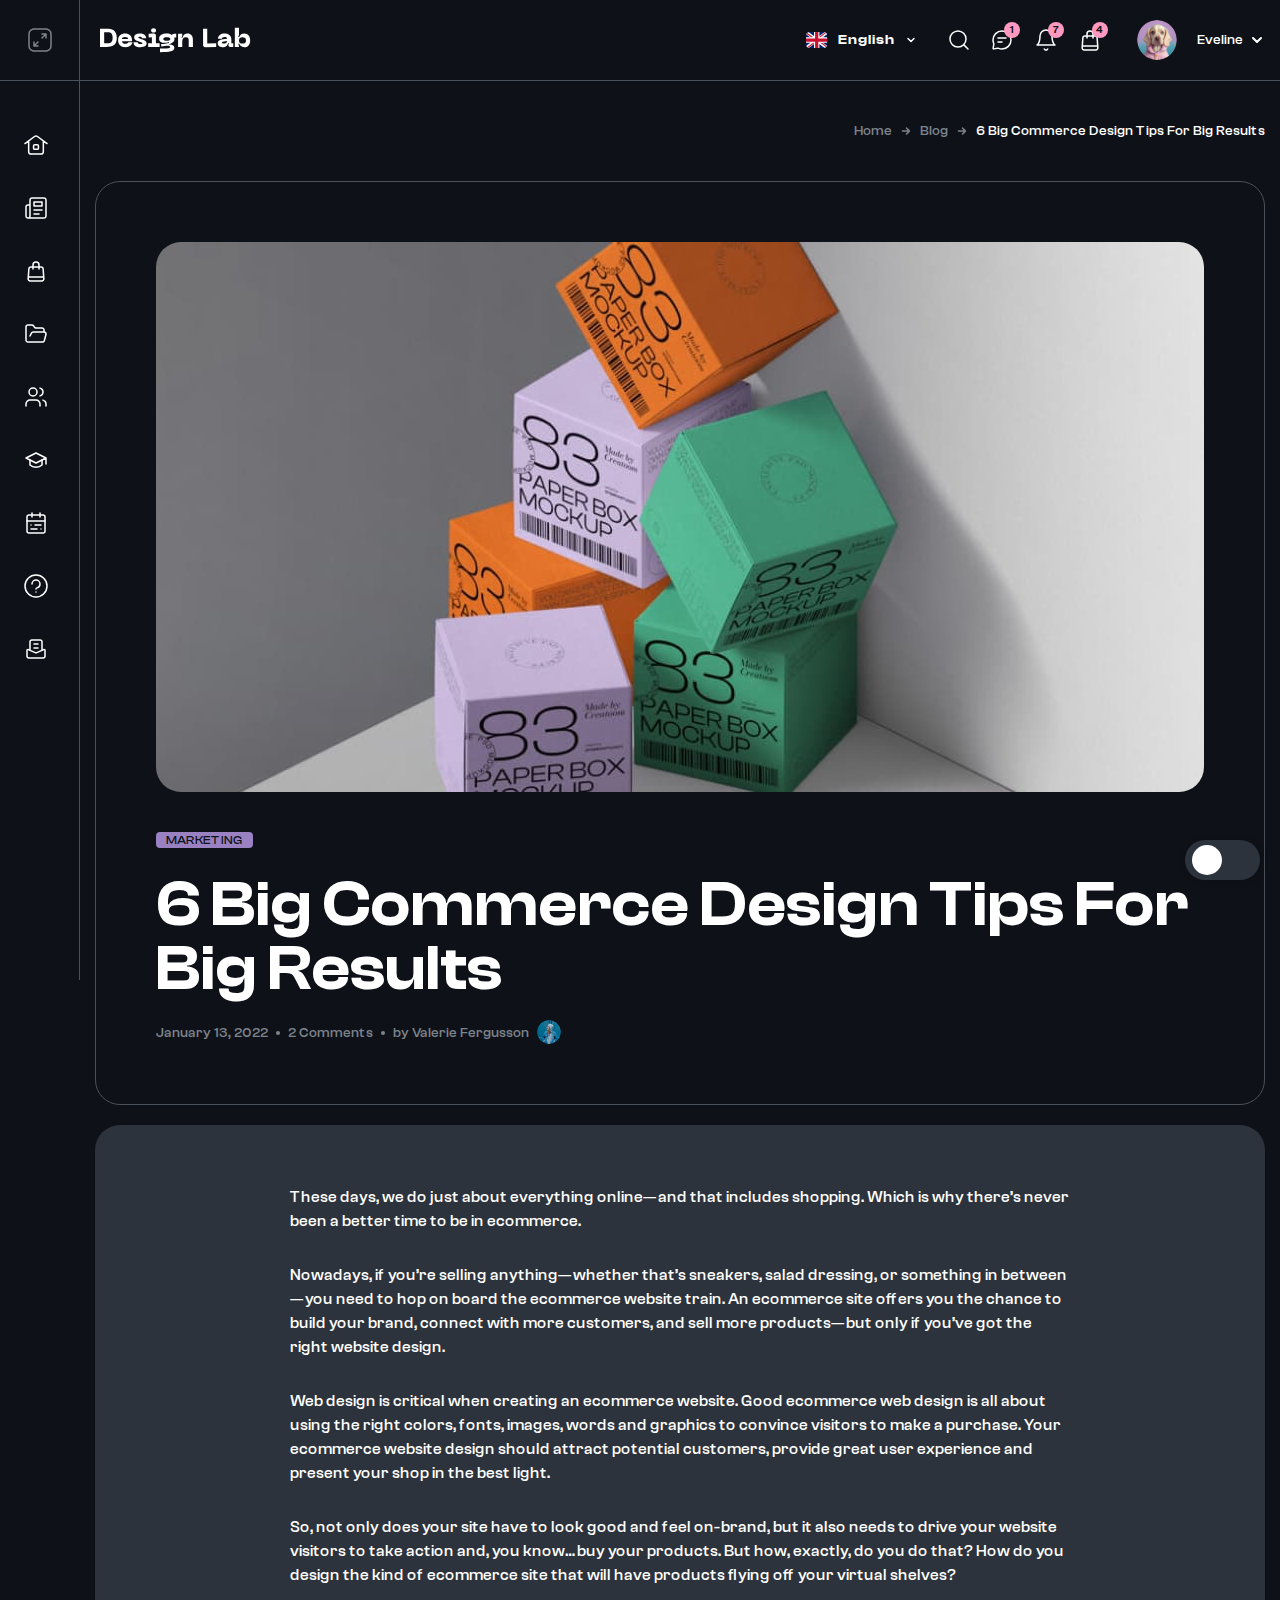
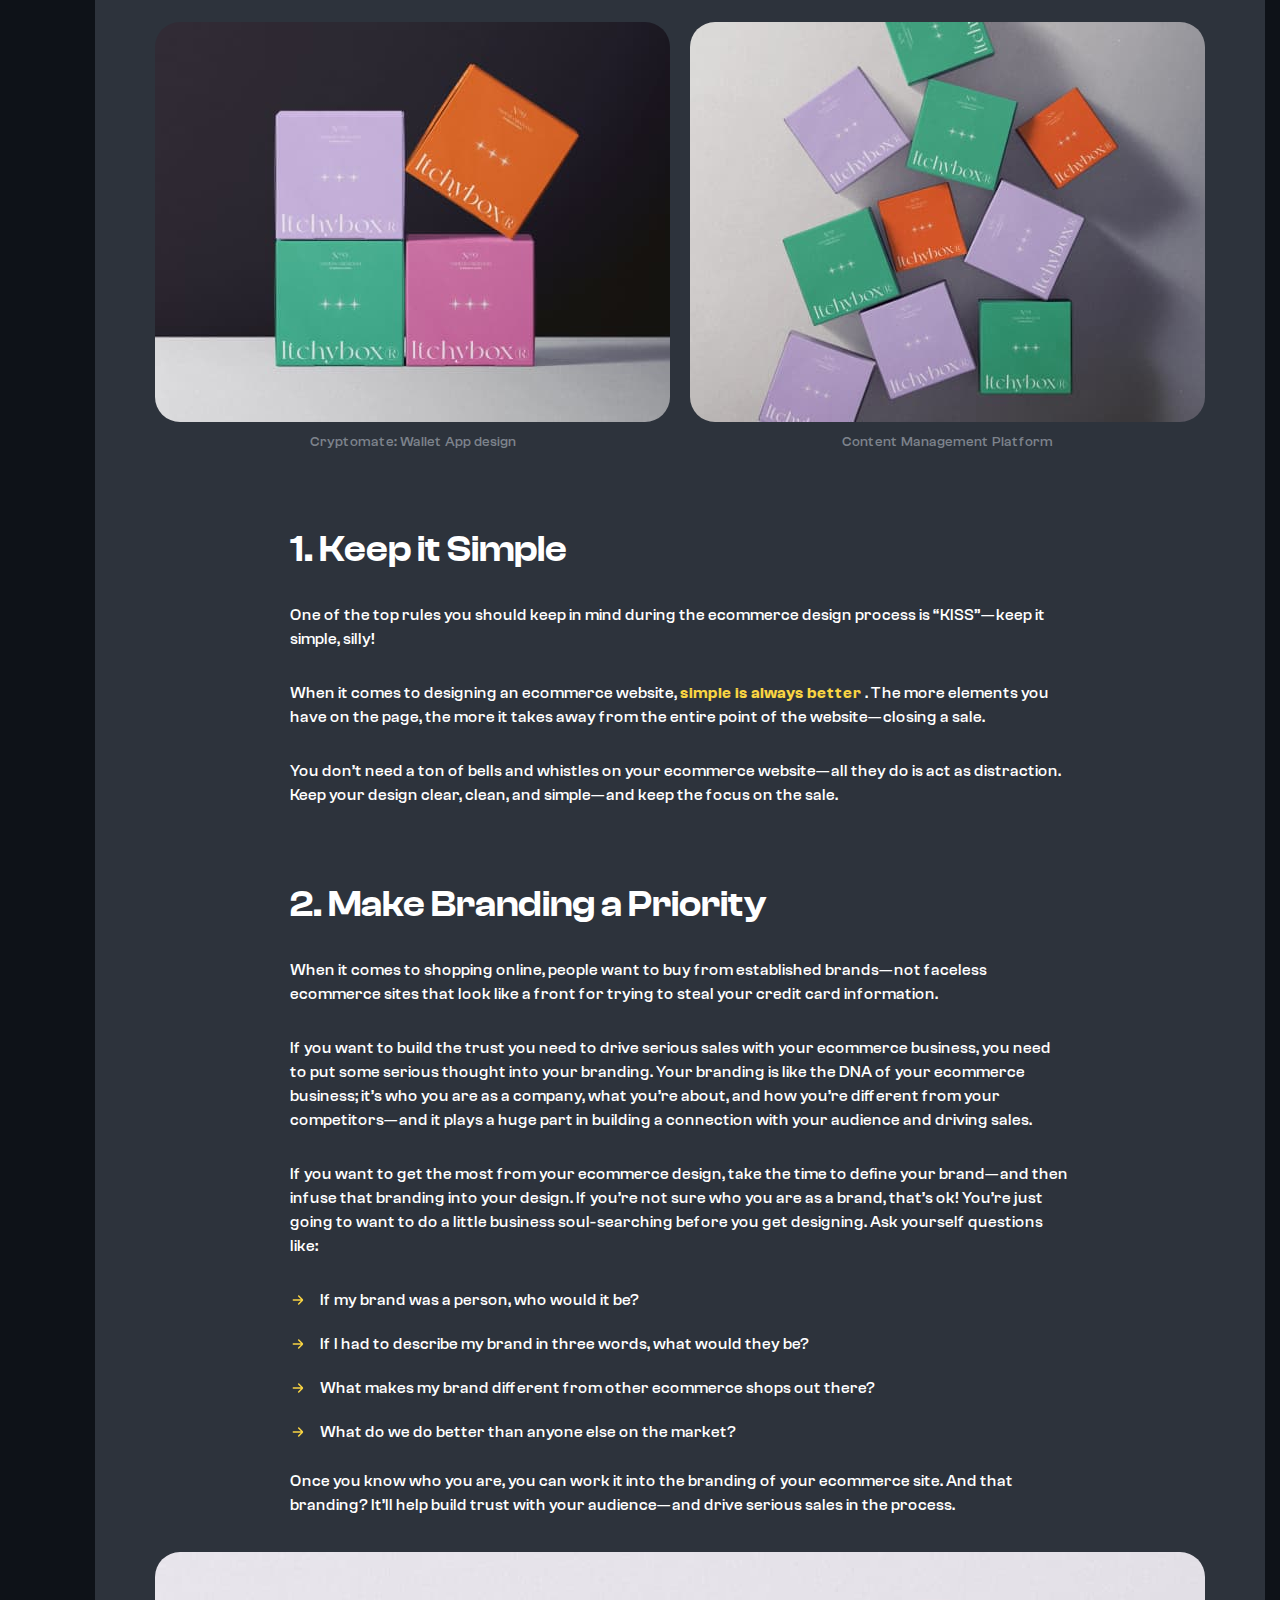
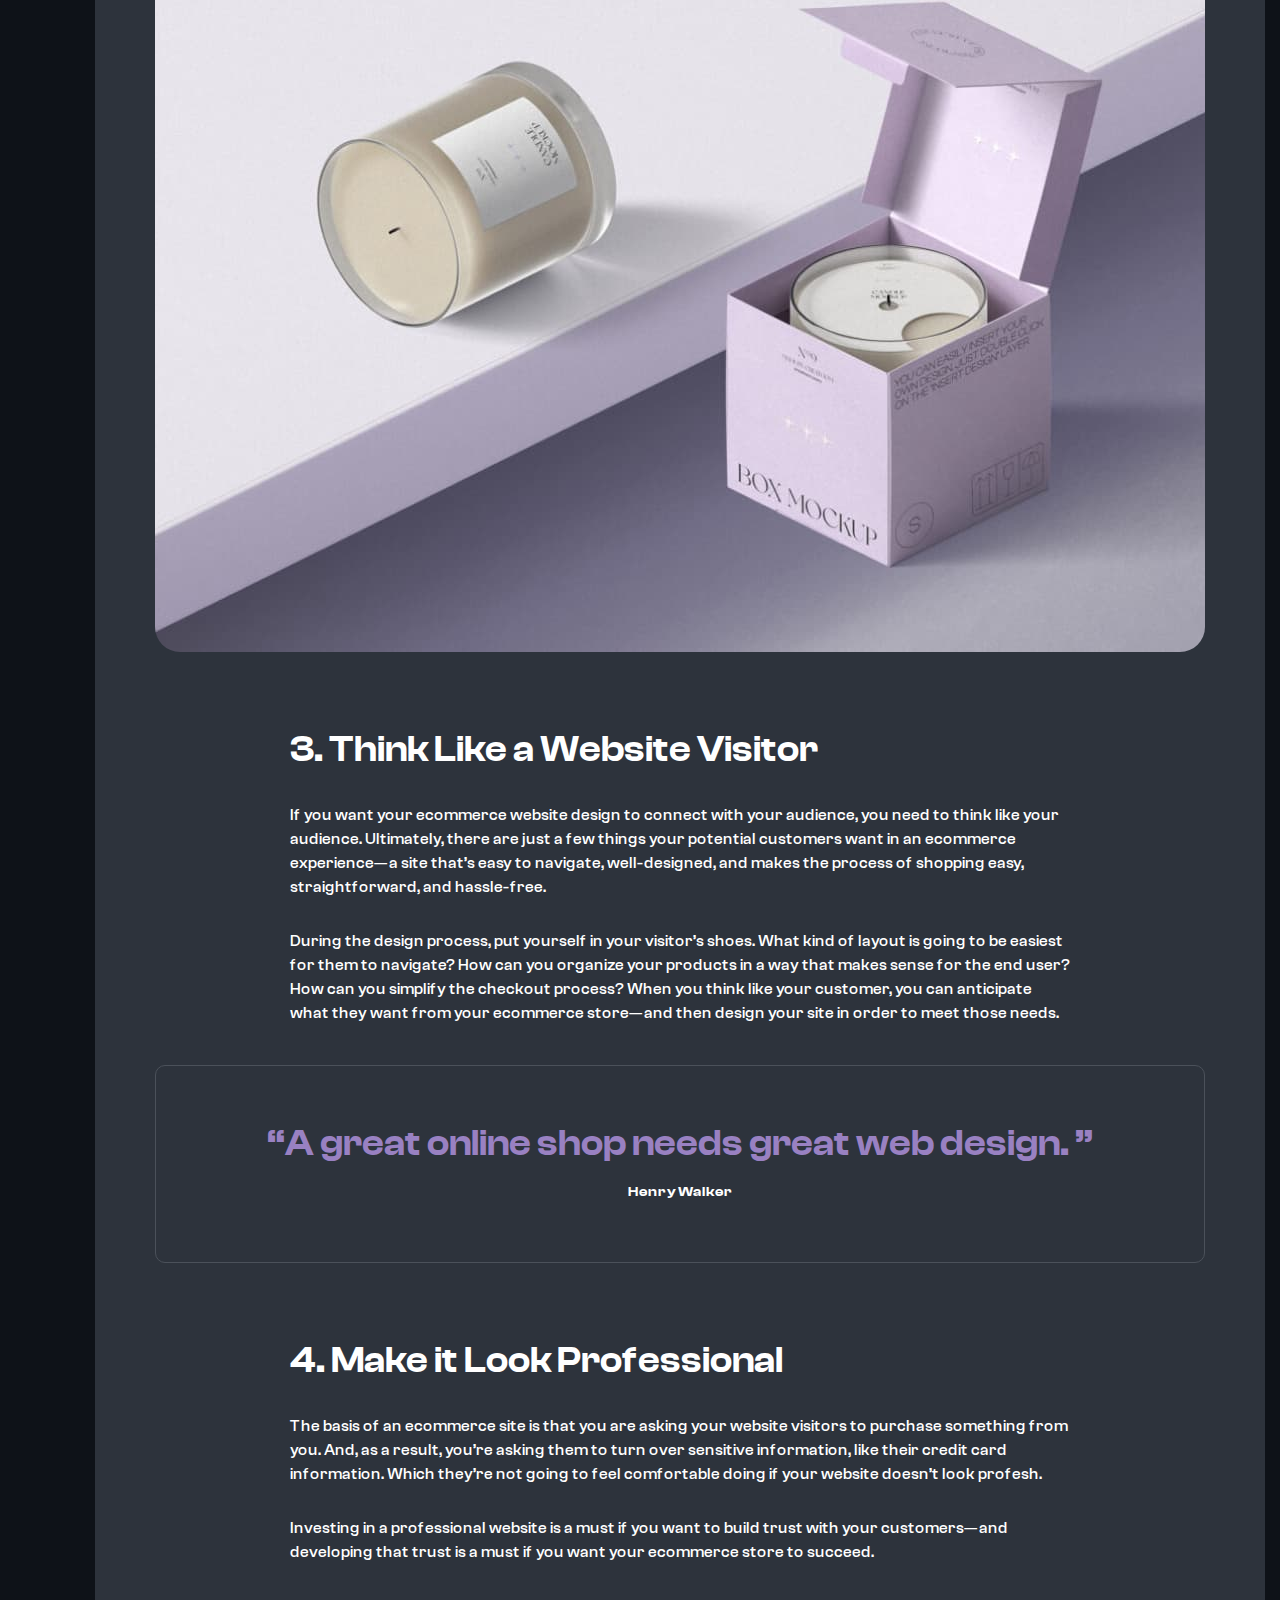
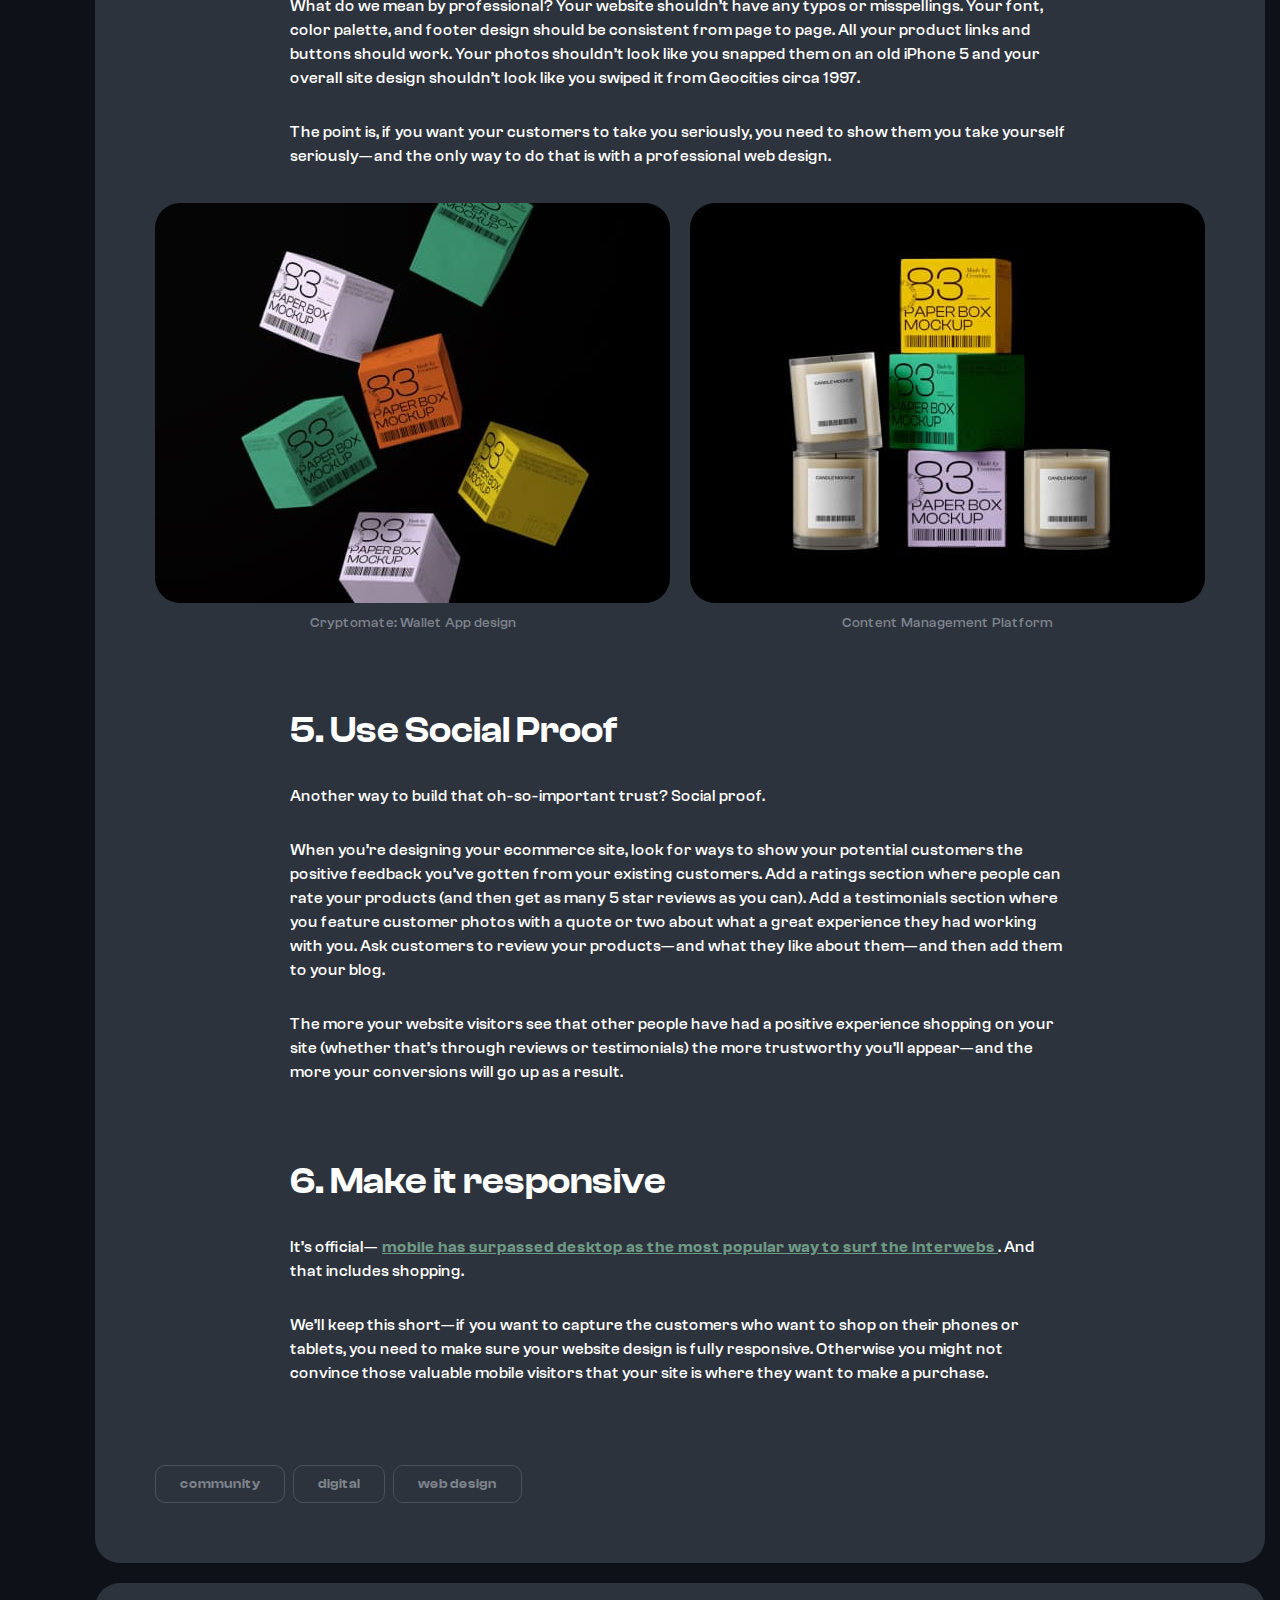
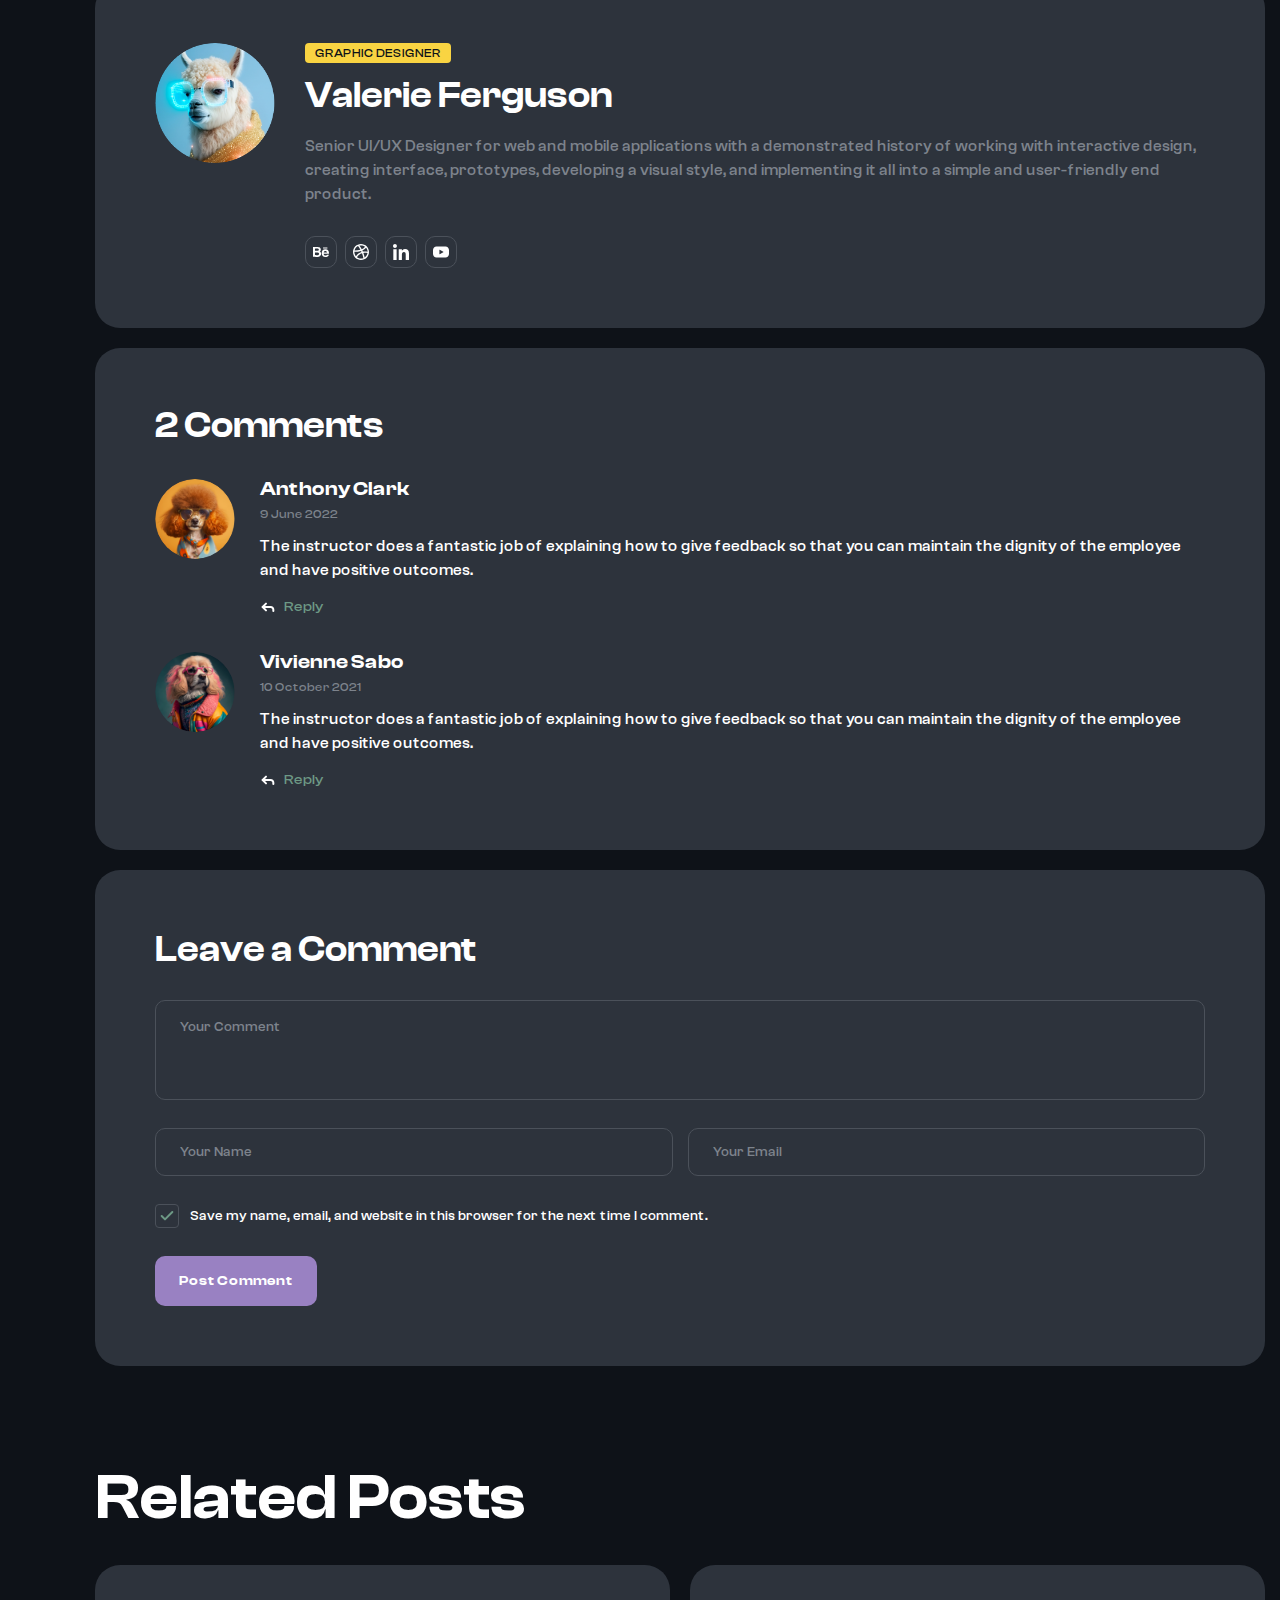
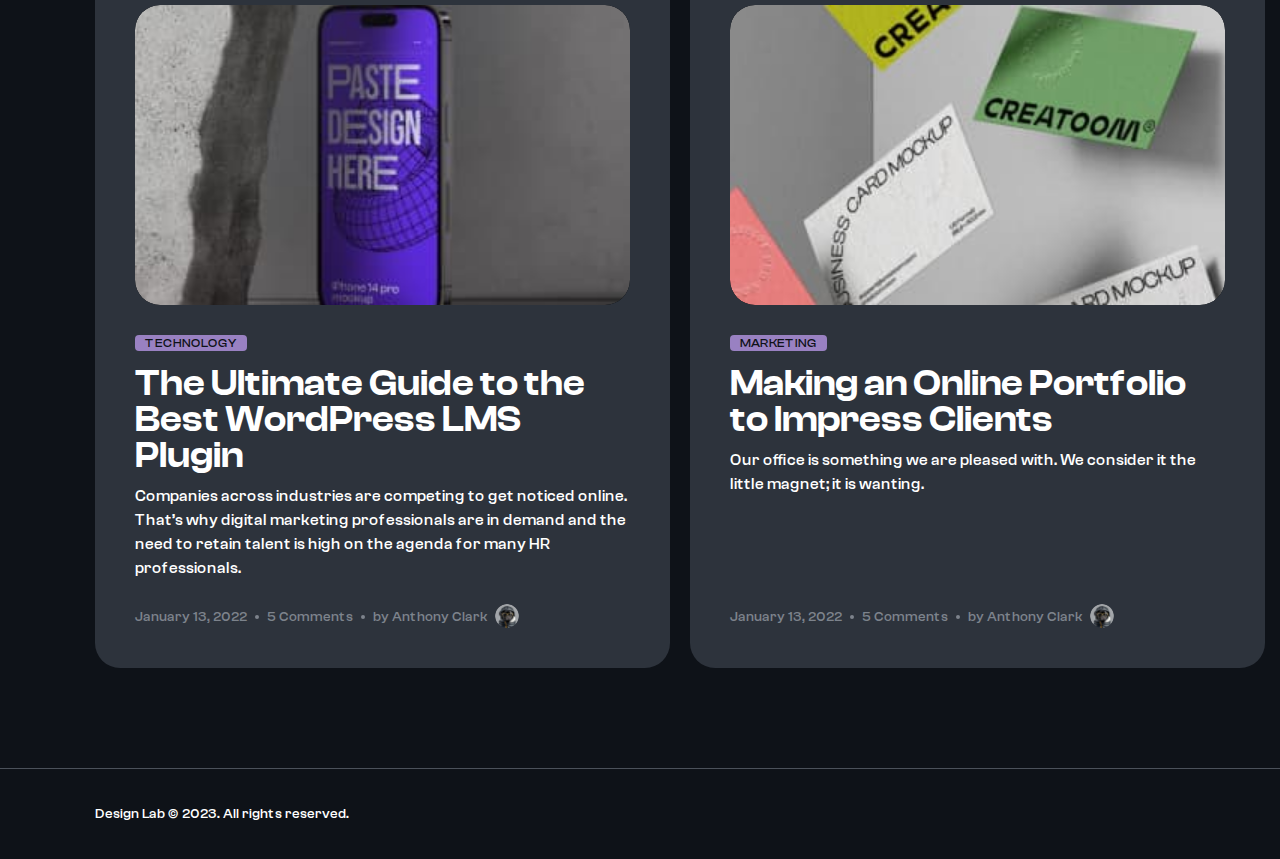
<file: blog-page.html>
<!DOCTYPE html>
<html lang="en">

<head>
    <meta charset="UTF-8">
    <meta http-equiv="X-UA-Compatible" content="IE=edge">
    <meta name="viewport" content="width=device-width, initial-scale=1.0">
    <title>Blog-page</title>
    <link rel="stylesheet" href="css/style.min.css">
</head>

<body class="">

    <header class="header">
        <div class="container">
            <div class="header__inner">
                <a class="header__logo logo" href="#">
                    <img class="logo__img" src="images/logo.svg" alt="img">
                </a>
                <div class="header__wrapper">
                    <div class="header__lang lang">
                        <div class="lang__top">
                            <svg width="22" height="16" viewBox="0 0 22 16" fill="none"
                                xmlns="http://www.w3.org/2000/svg">
                                <g clip-path="url(#clip0_206_19996)">
                                    <path d="M0 0H21.3333V16H0V0Z" fill="#012169" />
                                    <path
                                        d="M2.5 0L10.6333 6.03333L18.7333 0H21.3333V2.06667L13.3333 8.03333L21.3333 13.9667V16H18.6667L10.6667 10.0333L2.7 16H0V14L7.96667 8.06667L0 2.13333V0H2.5Z"
                                        fill="white" />
                                    <path
                                        d="M14.1333 9.36667L21.3333 14.6667V16L12.3 9.36667H14.1333ZM8 10.0333L8.2 11.2L1.8 16H0L8 10.0333ZM21.3333 0V0.1L13.0333 6.36667L13.1 4.9L19.6667 0H21.3333ZM0 0L7.96667 5.86667H5.96667L0 1.4V0Z"
                                        fill="#C8102E" />
                                    <path d="M8.03333 0V16H13.3667V0H8.03333ZM0 5.33333V10.6667H21.3333V5.33333H0Z"
                                        fill="white" />
                                    <path d="M0 6.43333V9.63333H21.3333V6.43333H0ZM9.1 0V16H12.3V0H9.1Z"
                                        fill="#C8102E" />
                                </g>
                                <defs>
                                    <clipPath id="clip0_206_19996">
                                        <rect width="21.3333" height="16" rx="4" fill="white" />
                                    </clipPath>
                                </defs>
                            </svg>
                            <span>
                                English
                            </span>
                            <svg width="12" height="12" viewBox="0 0 12 12" fill="none"
                                xmlns="http://www.w3.org/2000/svg">
                                <path d="M2.99997 4.5L5.99997 7.5L8.99997 4.5" stroke="white" stroke-width="1.5"
                                    stroke-linecap="round" stroke-linejoin="round" />
                            </svg>
                        </div>
                        <div class="lang__box lang-box">
                            <a class="lang-box__link" href="#">
                                <svg width="22" height="16" viewBox="0 0 22 16" fill="none"
                                    xmlns="http://www.w3.org/2000/svg">
                                    <g clip-path="url(#clip0_206_19996)">
                                        <path d="M0 0H21.3333V16H0V0Z" fill="#012169" />
                                        <path
                                            d="M2.5 0L10.6333 6.03333L18.7333 0H21.3333V2.06667L13.3333 8.03333L21.3333 13.9667V16H18.6667L10.6667 10.0333L2.7 16H0V14L7.96667 8.06667L0 2.13333V0H2.5Z"
                                            fill="white" />
                                        <path
                                            d="M14.1333 9.36667L21.3333 14.6667V16L12.3 9.36667H14.1333ZM8 10.0333L8.2 11.2L1.8 16H0L8 10.0333ZM21.3333 0V0.1L13.0333 6.36667L13.1 4.9L19.6667 0H21.3333ZM0 0L7.96667 5.86667H5.96667L0 1.4V0Z"
                                            fill="#C8102E" />
                                        <path d="M8.03333 0V16H13.3667V0H8.03333ZM0 5.33333V10.6667H21.3333V5.33333H0Z"
                                            fill="white" />
                                        <path d="M0 6.43333V9.63333H21.3333V6.43333H0ZM9.1 0V16H12.3V0H9.1Z"
                                            fill="#C8102E" />
                                    </g>
                                    <defs>
                                        <clipPath id="clip0_206_19996">
                                            <rect width="21.3333" height="16" rx="4" fill="white" />
                                        </clipPath>
                                    </defs>
                                </svg>
                                <span>
                                    English
                                </span>
                            </a>
                            <a class="lang-box__link" href="#">
                                <svg width="22" height="16" viewBox="0 0 22 16" fill="none"
                                    xmlns="http://www.w3.org/2000/svg">
                                    <g clip-path="url(#clip0_206_19999)">
                                        <path d="M0 10.6667H21.3333V16.0001H0V10.6667Z" fill="#FFCE00" />
                                        <path d="M0 0H21.3333V5.33333H0V0Z" fill="black" />
                                        <path d="M0 5.33325H21.3333V10.6666H0V5.33325Z" fill="#DD0000" />
                                    </g>
                                    <defs>
                                        <clipPath id="clip0_206_19999">
                                            <rect width="21.3333" height="16" rx="4" fill="white" />
                                        </clipPath>
                                    </defs>
                                </svg>
                                <span>
                                    Deutsch
                                </span>
                            </a>
                            <a class="lang-box__link" href="#">
                                <svg width="22" height="16" viewBox="0 0 22 16" fill="none"
                                    xmlns="http://www.w3.org/2000/svg">
                                    <g clip-path="url(#clip0_206_20002)">
                                        <path d="M0 0H21.3333V16H0V0Z" fill="#AA151B" />
                                        <path d="M0 4H21.3333V12H0V4Z" fill="#F1BF00" />
                                        <path
                                            d="M4.24318 7.10994L4.21651 7.1066L4.18318 7.07327L4.15985 7.05994L4.13985 7.03327C4.13985 7.03327 4.11651 6.9966 4.12651 6.9666C4.13651 6.9366 4.15651 6.9266 4.17318 6.9166C4.18946 6.90996 4.20617 6.90439 4.22318 6.89994L4.25651 6.8866L4.29985 6.8766L4.31651 6.8666C4.32318 6.8666 4.33985 6.8666 4.34985 6.85994L4.38318 6.85327L4.43651 6.8566H4.59651C4.60985 6.8566 4.63651 6.8666 4.64318 6.86994C4.66516 6.87839 4.6874 6.88617 4.70985 6.89327C4.72651 6.8966 4.76318 6.90327 4.78318 6.91327C4.79985 6.92327 4.81318 6.9366 4.81985 6.9466L4.83651 6.97994V7.0166L4.81985 7.04327L4.79985 7.0766L4.77318 7.0966C4.77318 7.0966 4.75651 7.11327 4.73985 7.10994C4.72651 7.10994 4.57985 7.08327 4.48651 7.08327C4.39318 7.08327 4.24318 7.11327 4.24318 7.11327"
                                            fill="#AD1519" />
                                        <path
                                            d="M4.24318 7.10994L4.21651 7.1066L4.18318 7.07327L4.15985 7.05994L4.13985 7.03327C4.13985 7.03327 4.11651 6.9966 4.12651 6.9666C4.13651 6.9366 4.15651 6.9266 4.17318 6.9166C4.18946 6.90996 4.20617 6.90439 4.22318 6.89994L4.25651 6.8866L4.29985 6.8766L4.31651 6.8666C4.32318 6.8666 4.33985 6.8666 4.34985 6.85994L4.38318 6.85327L4.43651 6.8566H4.59651C4.60985 6.8566 4.63651 6.8666 4.64318 6.86994C4.66516 6.87839 4.6874 6.88617 4.70985 6.89327C4.72651 6.8966 4.76318 6.90327 4.78318 6.91327C4.79985 6.92327 4.81318 6.9366 4.81985 6.9466L4.83651 6.97994V7.0166L4.81985 7.04327L4.79985 7.0766L4.77318 7.0966C4.77318 7.0966 4.75651 7.11327 4.73985 7.10994C4.72651 7.10994 4.57985 7.08327 4.48651 7.08327C4.39318 7.08327 4.24318 7.11327 4.24318 7.11327V7.10994Z"
                                            stroke="black" stroke-width="0.0375" stroke-linejoin="round" />
                                        <path
                                            d="M4.44336 6.89991C4.44336 6.85658 4.46336 6.82324 4.48669 6.82324C4.51336 6.82324 4.53336 6.85658 4.53336 6.90324C4.53336 6.94658 4.51336 6.98324 4.48669 6.98324C4.46003 6.98324 4.44336 6.94658 4.44336 6.89991Z"
                                            fill="#C8B100" />
                                        <path
                                            d="M4.44336 6.89991C4.44336 6.85658 4.46336 6.82324 4.48669 6.82324C4.51336 6.82324 4.53336 6.85658 4.53336 6.90324C4.53336 6.94658 4.51336 6.98324 4.48669 6.98324C4.46003 6.98324 4.44336 6.94658 4.44336 6.89991Z"
                                            stroke="black" stroke-width="0.0375" />
                                        <path
                                            d="M4.4668 6.90008C4.4668 6.86008 4.4768 6.83008 4.49013 6.83008C4.50013 6.83008 4.51013 6.86341 4.51013 6.90008C4.51013 6.94341 4.50013 6.97341 4.49013 6.97341C4.4768 6.97341 4.47013 6.94008 4.47013 6.90008"
                                            fill="#C8B100" />
                                        <path
                                            d="M4.4668 6.90008C4.4668 6.86008 4.4768 6.83008 4.49013 6.83008C4.50013 6.83008 4.51013 6.86341 4.51013 6.90008C4.51013 6.94341 4.50013 6.97341 4.49013 6.97341C4.4768 6.97341 4.47013 6.94008 4.47013 6.90008H4.4668Z"
                                            stroke="black" stroke-width="0.0375" />
                                        <path
                                            d="M4.45996 6.81671C4.45996 6.80337 4.47329 6.79004 4.48663 6.79004C4.49996 6.79004 4.51996 6.80337 4.51996 6.81671C4.51996 6.83337 4.50329 6.84671 4.48663 6.84671C4.46996 6.84671 4.45996 6.83337 4.45996 6.81671Z"
                                            fill="#C8B100" />
                                        <path
                                            d="M4.50988 6.80665V6.82665H4.46321V6.80665H4.47988V6.76665H4.45654V6.74665H4.47988V6.72998H4.49654V6.74665H4.51654V6.76665H4.49654V6.80665H4.50988Z"
                                            fill="#C8B100" />
                                        <path
                                            d="M4.50988 6.80665V6.82665H4.46321V6.80665H4.47988V6.76665H4.45654V6.74665H4.47988V6.72998H4.49654V6.74665H4.51654V6.76665H4.49654V6.80665H4.50988Z"
                                            stroke="black" stroke-width="0.0375" />
                                        <path
                                            d="M4.53011 6.80665V6.82665H4.44678V6.80665H4.48011V6.76665H4.45678V6.74665H4.48011V6.72998H4.49678V6.74665H4.51678V6.76665H4.49678V6.80665H4.53011Z"
                                            fill="#C8B100" />
                                        <path
                                            d="M4.53011 6.80665V6.82665H4.44678V6.80665H4.48011V6.76665H4.45678V6.74665H4.48011V6.72998H4.49678V6.74665H4.51678V6.76665H4.49678V6.80665H4.53011Z"
                                            stroke="black" stroke-width="0.0375" />
                                        <path
                                            d="M4.49654 6.79004C4.50988 6.79337 4.51654 6.80337 4.51654 6.81671C4.51654 6.83337 4.50321 6.84671 4.48988 6.84671C4.47654 6.84671 4.45654 6.83337 4.45654 6.81671C4.45654 6.80337 4.46654 6.79337 4.47988 6.79004"
                                            stroke="black" stroke-width="0.0375" />
                                        <path
                                            d="M4.49021 7.10673H4.33355V7.07006L4.32355 7.03006L4.31688 6.98006C4.27355 6.9234 4.23355 6.88673 4.22021 6.89673C4.22355 6.88673 4.22688 6.87673 4.23688 6.8734C4.27355 6.85006 4.35355 6.90673 4.41022 6.9934L4.42688 7.01673H4.55355L4.56688 6.9934C4.62688 6.9034 4.70355 6.85006 4.74021 6.8734C4.75021 6.87673 4.75355 6.88673 4.75688 6.89673C4.74355 6.88673 4.70355 6.9234 4.66022 6.98006L4.65355 7.03006L4.64688 7.07006L4.64355 7.10673H4.48688"
                                            fill="#C8B100" />
                                        <path
                                            d="M4.49021 7.10673H4.33355V7.07006L4.32355 7.03006L4.31688 6.98006C4.27355 6.9234 4.23355 6.88673 4.22021 6.89673C4.22355 6.88673 4.22688 6.87673 4.23688 6.8734C4.27355 6.85006 4.35355 6.90673 4.41022 6.9934L4.42688 7.01673H4.55355L4.56688 6.9934C4.62688 6.9034 4.70355 6.85006 4.74021 6.8734C4.75021 6.87673 4.75355 6.88673 4.75688 6.89673C4.74355 6.88673 4.70355 6.9234 4.66022 6.98006L4.65355 7.03006L4.64688 7.07006L4.64355 7.10673H4.48688H4.49021Z"
                                            stroke="black" stroke-width="0.0375" />
                                        <path
                                            d="M4.22656 6.89343C4.2599 6.87676 4.32656 6.93009 4.3799 7.01343M4.74656 6.89343C4.7199 6.87676 4.65323 6.93009 4.59656 7.01343"
                                            stroke="black" stroke-width="0.0375" />
                                        <path
                                            d="M4.25983 7.17655L4.24316 7.14322C4.40343 7.09842 4.5729 7.09842 4.73316 7.14322L4.7165 7.16989C4.7125 7.17851 4.70916 7.18743 4.7065 7.19655C4.63485 7.17701 4.56074 7.16803 4.4865 7.16989C4.39983 7.16989 4.31316 7.17989 4.26983 7.19655L4.25983 7.17655Z"
                                            fill="#C8B100" />
                                        <path
                                            d="M4.25983 7.17655L4.24316 7.14322C4.40343 7.09842 4.5729 7.09842 4.73316 7.14322L4.7165 7.16989C4.7125 7.17851 4.70916 7.18743 4.7065 7.19655C4.63485 7.17701 4.56074 7.16803 4.4865 7.16989C4.39983 7.16989 4.31316 7.17989 4.26983 7.19655L4.25983 7.17655Z"
                                            stroke="black" stroke-width="0.0375" />
                                        <path
                                            d="M4.48643 7.25659C4.56643 7.25659 4.6531 7.24326 4.6831 7.23659C4.7031 7.22992 4.71643 7.21992 4.71643 7.20992C4.71643 7.20326 4.70977 7.19992 4.7031 7.19659C4.65643 7.17992 4.56977 7.16992 4.48643 7.16992C4.4031 7.16992 4.31977 7.17992 4.2731 7.19659C4.26643 7.19659 4.2631 7.20325 4.25977 7.20659C4.25977 7.21992 4.26977 7.22992 4.2931 7.23659C4.32643 7.24326 4.40977 7.25659 4.48643 7.25659Z"
                                            fill="#C8B100" />
                                        <path
                                            d="M4.48643 7.25659C4.56643 7.25659 4.6531 7.24326 4.6831 7.23659C4.7031 7.22992 4.71643 7.21992 4.71643 7.20992C4.71643 7.20326 4.70977 7.19992 4.7031 7.19659C4.65643 7.17992 4.56977 7.16992 4.48643 7.16992C4.4031 7.16992 4.31977 7.17992 4.2731 7.19659C4.26643 7.19659 4.2631 7.20325 4.25977 7.20659C4.25977 7.21992 4.26977 7.22992 4.2931 7.23659C4.32643 7.24326 4.40977 7.25659 4.48643 7.25659Z"
                                            stroke="black" stroke-width="0.0375" />
                                        <path
                                            d="M4.7369 7.10656L4.72023 7.08989C4.72023 7.08989 4.70023 7.09989 4.6769 7.09656C4.6569 7.09656 4.6469 7.06322 4.6469 7.06322C4.6469 7.06322 4.62357 7.08656 4.60357 7.08656C4.58023 7.08656 4.57023 7.06656 4.57023 7.06656C4.57023 7.06656 4.5469 7.08322 4.5269 7.07989C4.5069 7.07989 4.4869 7.05322 4.4869 7.05322C4.4869 7.05322 4.4669 7.07989 4.4469 7.07989C4.4269 7.08322 4.41357 7.06322 4.41357 7.06322C4.41357 7.06322 4.40023 7.08322 4.3769 7.08656C4.35357 7.08989 4.33023 7.06656 4.33023 7.06656C4.33023 7.06656 4.31357 7.08989 4.2969 7.09989C4.28023 7.09989 4.2569 7.08656 4.2569 7.08656L4.25023 7.10322L4.24023 7.10656L4.2469 7.12322C4.32519 7.10247 4.40592 7.09238 4.4869 7.09322C4.5869 7.09322 4.67023 7.10656 4.73357 7.12656L4.74023 7.10656"
                                            fill="#C8B100" />
                                        <path
                                            d="M4.7369 7.10656L4.72023 7.08989C4.72023 7.08989 4.70023 7.09989 4.6769 7.09656C4.6569 7.09656 4.6469 7.06322 4.6469 7.06322C4.6469 7.06322 4.62357 7.08656 4.60357 7.08656C4.58023 7.08656 4.57023 7.06656 4.57023 7.06656C4.57023 7.06656 4.5469 7.08322 4.5269 7.07989C4.5069 7.07989 4.4869 7.05322 4.4869 7.05322C4.4869 7.05322 4.4669 7.07989 4.4469 7.07989C4.4269 7.08322 4.41357 7.06322 4.41357 7.06322C4.41357 7.06322 4.40023 7.08322 4.3769 7.08656C4.35357 7.08989 4.33023 7.06656 4.33023 7.06656C4.33023 7.06656 4.31357 7.08989 4.2969 7.09989C4.28023 7.09989 4.2569 7.08656 4.2569 7.08656L4.25023 7.10322L4.24023 7.10656L4.2469 7.12322C4.32519 7.10247 4.40592 7.09238 4.4869 7.09322C4.5869 7.09322 4.67023 7.10656 4.73357 7.12656L4.74023 7.10656H4.7369Z"
                                            stroke="black" stroke-width="0.0375" />
                                        <path
                                            d="M4.49009 7.02344H4.49676C4.49586 7.02784 4.49586 7.03237 4.49676 7.03677C4.49676 7.05677 4.51009 7.0701 4.53009 7.0701C4.53744 7.07044 4.5447 7.06833 4.55073 7.06411C4.55676 7.05989 4.56122 7.05379 4.56342 7.04677L4.57009 7.03677V7.0501C4.57342 7.06677 4.59009 7.07677 4.60676 7.07677C4.62676 7.07677 4.64009 7.06344 4.64009 7.04344V7.0401L4.65342 7.02677L4.66009 7.04344C4.65796 7.04756 4.65682 7.05213 4.65676 7.05677C4.65676 7.06561 4.66027 7.07409 4.66652 7.08034C4.67277 7.08659 4.68125 7.0901 4.69009 7.0901C4.70342 7.0901 4.71342 7.08344 4.72009 7.07344L4.72676 7.06677V7.07677C4.72676 7.08677 4.73009 7.09677 4.74009 7.1001C4.74009 7.1001 4.75342 7.1001 4.77342 7.08677L4.79676 7.06344V7.07677C4.79676 7.07677 4.78009 7.10344 4.76342 7.1101C4.75676 7.11677 4.74676 7.12344 4.73676 7.1201C4.72676 7.1201 4.71676 7.1101 4.71342 7.1001C4.70676 7.10677 4.70009 7.10677 4.69009 7.10677C4.67009 7.10677 4.65009 7.09677 4.64342 7.0801C4.63342 7.0901 4.62009 7.09677 4.60676 7.09677C4.59904 7.09653 4.59147 7.09462 4.58456 7.09117C4.57765 7.08771 4.57158 7.0828 4.56676 7.07677C4.55752 7.08493 4.54574 7.08965 4.53342 7.0901C4.52514 7.09036 4.51692 7.08869 4.5094 7.08522C4.50187 7.08175 4.49526 7.07657 4.49009 7.0701C4.48558 7.07622 4.47981 7.0813 4.47317 7.08501C4.46653 7.08871 4.45918 7.09096 4.4516 7.09159C4.44403 7.09222 4.4364 7.09123 4.42924 7.08867C4.42209 7.08611 4.41555 7.08206 4.41009 7.07677C4.40527 7.0828 4.39919 7.08771 4.39229 7.09117C4.38538 7.09462 4.37781 7.09653 4.37009 7.09677C4.36316 7.09669 4.35632 7.09516 4.35001 7.09229C4.34369 7.08942 4.33805 7.08527 4.33342 7.0801C4.32676 7.09677 4.30676 7.10677 4.28676 7.10677C4.28009 7.10677 4.27009 7.10677 4.26342 7.1001C4.26009 7.1101 4.25009 7.1201 4.24009 7.1201C4.23009 7.1201 4.22009 7.1201 4.21009 7.11344L4.17676 7.0801L4.18009 7.06344L4.20676 7.08677C4.22342 7.1001 4.23676 7.1001 4.23676 7.1001C4.24676 7.1001 4.25009 7.08677 4.25009 7.07677V7.06677L4.25676 7.07344C4.26342 7.08344 4.27342 7.0901 4.28676 7.0901C4.2956 7.0901 4.30408 7.08659 4.31033 7.08034C4.31658 7.07409 4.32009 7.06561 4.32009 7.05677C4.32109 7.05238 4.32109 7.04783 4.32009 7.04344V7.02677L4.33342 7.0401C4.33334 7.04121 4.33334 7.04233 4.33342 7.04344C4.33342 7.06344 4.35009 7.07677 4.36676 7.07677C4.38676 7.07677 4.40009 7.06677 4.40342 7.04677V7.03677L4.41009 7.04677C4.41676 7.0601 4.43009 7.0701 4.44342 7.0701C4.46676 7.0701 4.48009 7.05677 4.48009 7.03677C4.48059 7.03346 4.48059 7.03009 4.48009 7.02677H4.49009"
                                            fill="#C8B100" />
                                        <path
                                            d="M4.49009 7.02344H4.49676C4.49586 7.02784 4.49586 7.03237 4.49676 7.03677C4.49676 7.05677 4.51009 7.0701 4.53009 7.0701C4.53744 7.07044 4.5447 7.06833 4.55073 7.06411C4.55676 7.05989 4.56122 7.05379 4.56342 7.04677L4.57009 7.03677V7.0501C4.57342 7.06677 4.59009 7.07677 4.60676 7.07677C4.62676 7.07677 4.64009 7.06344 4.64009 7.04344V7.0401L4.65342 7.02677L4.66009 7.04344C4.65796 7.04756 4.65682 7.05213 4.65676 7.05677C4.65676 7.06561 4.66027 7.07409 4.66652 7.08034C4.67277 7.08659 4.68125 7.0901 4.69009 7.0901C4.70342 7.0901 4.71342 7.08344 4.72009 7.07344L4.72676 7.06677V7.07677C4.72676 7.08677 4.73009 7.09677 4.74009 7.1001C4.74009 7.1001 4.75342 7.1001 4.77342 7.08677L4.79676 7.06344V7.07677C4.79676 7.07677 4.78009 7.10344 4.76342 7.1101C4.75676 7.11677 4.74676 7.12344 4.73676 7.1201C4.72676 7.1201 4.71676 7.1101 4.71342 7.1001C4.70676 7.10677 4.70009 7.10677 4.69009 7.10677C4.67009 7.10677 4.65009 7.09677 4.64342 7.0801C4.63342 7.0901 4.62009 7.09677 4.60676 7.09677C4.59904 7.09653 4.59147 7.09462 4.58456 7.09117C4.57765 7.08771 4.57158 7.0828 4.56676 7.07677C4.55752 7.08493 4.54574 7.08965 4.53342 7.0901C4.52514 7.09036 4.51692 7.08869 4.5094 7.08522C4.50187 7.08175 4.49526 7.07657 4.49009 7.0701C4.48558 7.07622 4.47981 7.0813 4.47317 7.08501C4.46653 7.08871 4.45918 7.09096 4.4516 7.09159C4.44403 7.09222 4.4364 7.09123 4.42925 7.08867C4.42209 7.08611 4.41555 7.08206 4.41009 7.07677C4.40527 7.0828 4.39919 7.08771 4.39229 7.09117C4.38538 7.09462 4.37781 7.09653 4.37009 7.09677C4.36316 7.09669 4.35632 7.09516 4.35001 7.09229C4.34369 7.08942 4.33805 7.08527 4.33342 7.0801C4.32676 7.09677 4.30676 7.10677 4.28676 7.10677C4.28009 7.10677 4.27009 7.10677 4.26342 7.1001C4.26009 7.1101 4.25009 7.1201 4.24009 7.1201C4.23009 7.1201 4.22009 7.1201 4.21009 7.11344L4.17676 7.0801L4.18009 7.06344L4.20676 7.08677C4.22342 7.1001 4.23676 7.1001 4.23676 7.1001C4.24676 7.1001 4.25009 7.08677 4.25009 7.07677V7.06677L4.25676 7.07344C4.26342 7.08344 4.27342 7.0901 4.28676 7.0901C4.2956 7.0901 4.30408 7.08659 4.31033 7.08034C4.31658 7.07409 4.32009 7.06561 4.32009 7.05677C4.32109 7.05238 4.32109 7.04783 4.32009 7.04344V7.02677L4.33342 7.0401C4.33334 7.04121 4.33334 7.04233 4.33342 7.04344C4.33342 7.06344 4.35009 7.07677 4.36676 7.07677C4.38676 7.07677 4.40009 7.06677 4.40342 7.04677V7.03677L4.41009 7.04677C4.41676 7.0601 4.43009 7.0701 4.44342 7.0701C4.46676 7.0701 4.48009 7.05677 4.48009 7.03677C4.48059 7.03346 4.48059 7.03009 4.48009 7.02677H4.49009V7.02344Z"
                                            stroke="black" stroke-width="0.0375" />
                                        <path
                                            d="M4.48673 7.10996C4.39007 7.10996 4.3034 7.12329 4.2434 7.14329L4.2334 7.13662L4.23673 7.12662C4.31809 7.10383 4.40225 7.09261 4.48673 7.09329C4.58673 7.09329 4.67673 7.10662 4.74007 7.12662C4.74007 7.12662 4.74673 7.13329 4.7434 7.13662L4.7334 7.14329C4.65309 7.12093 4.57009 7.10972 4.48673 7.10996Z"
                                            fill="#C8B100" />
                                        <path
                                            d="M4.48673 7.10996C4.39007 7.10996 4.3034 7.12329 4.2434 7.14329L4.2334 7.13662L4.23673 7.12662C4.31809 7.10383 4.40225 7.09261 4.48673 7.09329C4.58673 7.09329 4.67673 7.10662 4.74007 7.12662C4.74007 7.12662 4.74673 7.13329 4.7434 7.13662L4.7334 7.14329C4.65309 7.12093 4.57009 7.10972 4.48673 7.10996Z"
                                            stroke="black" stroke-width="0.0375" stroke-linejoin="round" />
                                        <path
                                            d="M4.39356 7.14663C4.39356 7.13663 4.40023 7.1333 4.41023 7.1333C4.41376 7.1333 4.41716 7.13471 4.41966 7.13721C4.42216 7.13971 4.42356 7.1431 4.42356 7.14663C4.42356 7.1533 4.41689 7.15997 4.41023 7.15997C4.40822 7.16049 4.40612 7.16053 4.4041 7.1601C4.40207 7.15966 4.40018 7.15876 4.39856 7.15747C4.39694 7.15618 4.39565 7.15452 4.39478 7.15264C4.39391 7.15076 4.3935 7.1487 4.39356 7.14663Z"
                                            fill="white" />
                                        <path
                                            d="M4.39356 7.14663C4.39356 7.13663 4.40023 7.1333 4.41023 7.1333C4.41376 7.1333 4.41716 7.13471 4.41966 7.13721C4.42216 7.13971 4.42356 7.1431 4.42356 7.14663C4.42356 7.1533 4.41689 7.15997 4.41023 7.15997C4.40822 7.16049 4.40612 7.16053 4.4041 7.1601C4.40207 7.15966 4.40018 7.15876 4.39856 7.15747C4.39694 7.15618 4.39565 7.15452 4.39478 7.15264C4.39391 7.15076 4.3935 7.1487 4.39356 7.14663Z"
                                            stroke="black" stroke-width="0.0375" />
                                        <path
                                            d="M4.49011 7.14988H4.45678C4.45344 7.14988 4.44678 7.14988 4.44678 7.13988L4.45678 7.12988H4.52344C4.52549 7.1306 4.52725 7.13197 4.52845 7.13377C4.52965 7.13557 4.53023 7.13772 4.53011 7.13988C4.53011 7.14254 4.52906 7.14508 4.52718 7.14695C4.52531 7.14883 4.52276 7.14988 4.52011 7.14988H4.48678"
                                            fill="#AD1519" />
                                        <path
                                            d="M4.49011 7.14988H4.45678C4.45344 7.14988 4.44678 7.14988 4.44678 7.13988L4.45678 7.12988H4.52344C4.52549 7.1306 4.52725 7.13197 4.52845 7.13377C4.52965 7.13557 4.53023 7.13772 4.53011 7.13988C4.53011 7.14254 4.52906 7.14508 4.52718 7.14695C4.52531 7.14883 4.52276 7.14988 4.52011 7.14988H4.48678"
                                            stroke="black" stroke-width="0.0375" />
                                        <path
                                            d="M4.33315 7.16323H4.30982C4.30649 7.16323 4.29982 7.16323 4.29982 7.15656C4.2997 7.1544 4.30028 7.15225 4.30148 7.15045C4.30269 7.14864 4.30444 7.14728 4.30649 7.14656L4.32982 7.14323L4.35315 7.13989C4.35982 7.13989 4.36315 7.13989 4.36649 7.14656C4.36704 7.14811 4.3672 7.14978 4.36695 7.15141C4.3667 7.15304 4.36606 7.15459 4.36507 7.15591C4.36408 7.15723 4.36277 7.15828 4.36128 7.15898C4.35978 7.15967 4.35813 7.15999 4.35649 7.15989H4.33315"
                                            fill="#058E6E" />
                                        <path
                                            d="M4.33315 7.16323H4.30982C4.30649 7.16323 4.29982 7.16323 4.29982 7.15656C4.2997 7.1544 4.30028 7.15225 4.30148 7.15045C4.30269 7.14864 4.30444 7.14728 4.30649 7.14656L4.32982 7.14323L4.35315 7.13989C4.35982 7.13989 4.36315 7.13989 4.36649 7.14656C4.36704 7.14811 4.3672 7.14978 4.36695 7.15141C4.3667 7.15304 4.36606 7.15459 4.36507 7.15591C4.36408 7.15723 4.36277 7.15828 4.36128 7.15898C4.35978 7.15967 4.35813 7.15999 4.35649 7.15989H4.33315"
                                            stroke="black" stroke-width="0.0375" />
                                        <path
                                            d="M4.24316 7.17666L4.25316 7.16333H4.2765L4.26316 7.18333L4.24316 7.17666Z"
                                            fill="#AD1519" />
                                        <path
                                            d="M4.24316 7.17666L4.25316 7.16333H4.2765L4.26316 7.18333L4.24316 7.17666Z"
                                            stroke="black" stroke-width="0.0375" />
                                        <path
                                            d="M4.55322 7.14657C4.55322 7.13657 4.55989 7.13324 4.56656 7.13324C4.56856 7.13272 4.57066 7.13267 4.57269 7.13311C4.57471 7.13354 4.57661 7.13444 4.57823 7.13573C4.57984 7.13703 4.58114 7.13868 4.582 7.14056C4.58287 7.14244 4.58329 7.1445 4.58322 7.14657C4.58329 7.14864 4.58287 7.1507 4.582 7.15258C4.58114 7.15446 4.57984 7.15611 4.57823 7.15741C4.57661 7.1587 4.57471 7.1596 4.57269 7.16003C4.57066 7.16047 4.56856 7.16042 4.56656 7.1599C4.56302 7.1599 4.55963 7.1585 4.55713 7.156C4.55463 7.1535 4.55322 7.15011 4.55322 7.14657Z"
                                            fill="white" />
                                        <path
                                            d="M4.55322 7.14657C4.55322 7.13657 4.55989 7.13324 4.56656 7.13324C4.56856 7.13272 4.57066 7.13267 4.57269 7.13311C4.57471 7.13354 4.57661 7.13444 4.57823 7.13573C4.57984 7.13703 4.58114 7.13868 4.582 7.14056C4.58287 7.14244 4.58329 7.1445 4.58322 7.14657C4.58329 7.14864 4.58287 7.1507 4.582 7.15258C4.58114 7.15446 4.57984 7.15611 4.57823 7.15741C4.57661 7.1587 4.57471 7.1596 4.57269 7.16003C4.57066 7.16047 4.56856 7.16042 4.56656 7.1599C4.56302 7.1599 4.55963 7.1585 4.55713 7.156C4.55463 7.1535 4.55322 7.15011 4.55322 7.14657Z"
                                            stroke="black" stroke-width="0.0375" />
                                        <path
                                            d="M4.6432 7.16323H4.6632C4.6645 7.16374 4.66591 7.16398 4.66731 7.16392C4.66872 7.16386 4.6701 7.1635 4.67135 7.16287C4.67261 7.16225 4.67372 7.16136 4.67462 7.16027C4.67551 7.15918 4.67616 7.15792 4.67653 7.15656C4.67653 7.15525 4.67627 7.15395 4.67577 7.15273C4.67527 7.15152 4.67453 7.15042 4.6736 7.14949C4.67267 7.14856 4.67157 7.14782 4.67036 7.14732C4.66914 7.14682 4.66784 7.14656 4.66653 7.14656L4.64653 7.14323L4.6232 7.13989C4.61653 7.13989 4.6132 7.13989 4.60986 7.14656C4.60986 7.15323 4.6132 7.15656 4.61986 7.15989H4.6432"
                                            fill="#058E6E" />
                                        <path
                                            d="M4.6432 7.16323H4.6632C4.6645 7.16374 4.66591 7.16398 4.66731 7.16392C4.66872 7.16386 4.6701 7.1635 4.67135 7.16287C4.67261 7.16225 4.67372 7.16136 4.67462 7.16027C4.67551 7.15918 4.67616 7.15792 4.67653 7.15656C4.67653 7.15525 4.67627 7.15395 4.67577 7.15273C4.67527 7.15152 4.67453 7.15042 4.6736 7.14949C4.67267 7.14856 4.67157 7.14782 4.67036 7.14732C4.66914 7.14682 4.66784 7.14656 4.66653 7.14656L4.64653 7.14323L4.6232 7.13989C4.61653 7.13989 4.6132 7.13989 4.60986 7.14656C4.60986 7.15323 4.6132 7.15656 4.61986 7.15989H4.6432"
                                            stroke="black" stroke-width="0.0375" />
                                        <path d="M4.73353 7.18L4.72353 7.16333H4.7002L4.7102 7.18333L4.7302 7.18"
                                            fill="#AD1519" />
                                        <path d="M4.73353 7.18L4.72353 7.16333H4.7002L4.7102 7.18333L4.7302 7.18"
                                            stroke="black" stroke-width="0.0375" />
                                        <path
                                            d="M4.48662 7.23665C4.41939 7.23808 4.35224 7.23136 4.28662 7.21665C4.41912 7.18429 4.55746 7.18429 4.68995 7.21665C4.63662 7.22999 4.56662 7.23665 4.48995 7.23665"
                                            fill="#AD1519" />
                                        <path
                                            d="M4.48662 7.23665C4.41939 7.23808 4.35224 7.23136 4.28662 7.21665C4.41912 7.18429 4.55746 7.18429 4.68995 7.21665C4.63662 7.22999 4.56662 7.23665 4.48995 7.23665H4.48662Z"
                                            stroke="black" stroke-width="0.0375" stroke-linejoin="round" />
                                        <path
                                            d="M4.73346 7.06664L4.73013 7.05664C4.72346 7.05664 4.72013 7.05664 4.7168 7.06331C4.7168 7.06997 4.7168 7.07664 4.72346 7.07664C4.72346 7.07664 4.73013 7.07664 4.73346 7.06664Z"
                                            fill="#C8B100" />
                                        <path
                                            d="M4.73346 7.06664L4.73013 7.05664C4.72346 7.05664 4.72013 7.05664 4.7168 7.06331C4.7168 7.06997 4.7168 7.07664 4.72346 7.07664C4.72346 7.07664 4.73013 7.07664 4.73346 7.06664Z"
                                            stroke="black" stroke-width="0.0375" />
                                        <path
                                            d="M4.57681 7.03994C4.57681 7.03328 4.57681 7.02661 4.57014 7.02661C4.57014 7.02661 4.56348 7.02994 4.56348 7.03661C4.56348 7.04328 4.56348 7.04994 4.57014 7.04994L4.58014 7.03994"
                                            fill="#C8B100" />
                                        <path
                                            d="M4.57681 7.03994C4.57681 7.03328 4.57681 7.02661 4.57014 7.02661C4.57014 7.02661 4.56348 7.02994 4.56348 7.03661C4.56348 7.04328 4.56348 7.04994 4.57014 7.04994L4.58014 7.03994H4.57681Z"
                                            stroke="black" stroke-width="0.0375" />
                                        <path
                                            d="M4.3999 7.03994L4.40324 7.02661C4.4099 7.02661 4.41324 7.02994 4.41324 7.03661C4.41324 7.04328 4.41324 7.04994 4.40657 7.04994L4.3999 7.03994Z"
                                            fill="#C8B100" />
                                        <path
                                            d="M4.3999 7.03994L4.40324 7.02661C4.4099 7.02661 4.41324 7.02994 4.41324 7.03661C4.41324 7.04328 4.41324 7.04994 4.40657 7.04994L4.3999 7.03994Z"
                                            stroke="black" stroke-width="0.0375" />
                                        <path
                                            d="M4.24316 7.06664L4.2465 7.05664C4.25316 7.05664 4.2565 7.05664 4.25983 7.06331C4.25983 7.06997 4.25983 7.07664 4.25316 7.07664C4.25316 7.07664 4.2465 7.07664 4.24316 7.06664Z"
                                            fill="#C8B100" />
                                        <path
                                            d="M4.24316 7.06664L4.2465 7.05664C4.25316 7.05664 4.2565 7.05664 4.25983 7.06331C4.25983 7.06997 4.25983 7.07664 4.25316 7.07664C4.25316 7.07664 4.2465 7.07664 4.24316 7.06664Z"
                                            stroke="black" stroke-width="0.0375" />
                                        <path
                                            d="M4.48663 6.94995L4.45996 6.96662L4.47996 7.00995L4.48663 7.01328L4.49329 7.00995L4.51663 6.96662L4.48663 6.94995Z"
                                            fill="#C8B100" />
                                        <path
                                            d="M4.48663 6.94995L4.45996 6.96662L4.47996 7.00995L4.48663 7.01328L4.49329 7.00995L4.51663 6.96662L4.48663 6.94995Z"
                                            stroke="black" stroke-width="0.0375" />
                                        <path
                                            d="M4.42676 7.01658L4.44009 7.03325L4.48342 7.01992L4.48676 7.01325L4.48342 7.00658L4.44009 6.99658L4.42676 7.01658Z"
                                            fill="#C8B100" />
                                        <path
                                            d="M4.42676 7.01658L4.44009 7.03325L4.48342 7.01992L4.48676 7.01325L4.48342 7.00658L4.44009 6.99658L4.42676 7.01658Z"
                                            stroke="black" stroke-width="0.0375" />
                                        <path
                                            d="M4.54682 7.01658L4.53682 7.03325L4.49348 7.01992L4.48682 7.01325L4.49348 7.00658L4.53682 6.99658L4.54682 7.01658Z"
                                            fill="#C8B100" />
                                        <path
                                            d="M4.54682 7.01658L4.53682 7.03325L4.49348 7.01992L4.48682 7.01325L4.49348 7.00658L4.53682 6.99658L4.54682 7.01658Z"
                                            stroke="black" stroke-width="0.0375" />
                                        <path
                                            d="M4.30995 6.96655L4.28662 6.98989L4.31662 7.02322L4.32329 7.02655L4.32662 7.02322L4.33662 6.97989L4.30995 6.96989"
                                            fill="#C8B100" />
                                        <path
                                            d="M4.30995 6.96655L4.28662 6.98989L4.31662 7.02322L4.32329 7.02655L4.32662 7.02322L4.33662 6.97989L4.30995 6.96989"
                                            stroke="black" stroke-width="0.0375" />
                                        <path
                                            d="M4.26652 7.04002L4.27985 7.05669L4.31985 7.03669V7.03002L4.31652 7.02335L4.27318 7.02002L4.26318 7.04002"
                                            fill="#C8B100" />
                                        <path
                                            d="M4.26652 7.04002L4.27985 7.05669L4.31985 7.03669V7.03002L4.31652 7.02335L4.27318 7.02002L4.26318 7.04002"
                                            stroke="black" stroke-width="0.0375" />
                                        <path
                                            d="M4.38333 7.01667L4.37333 7.03667H4.33333L4.32666 7.03L4.32999 7.02L4.36999 7L4.38666 7.01667"
                                            fill="#C8B100" />
                                        <path
                                            d="M4.38333 7.01667L4.37333 7.03667H4.33333L4.32666 7.03L4.32999 7.02L4.36999 7L4.38666 7.01667"
                                            stroke="black" stroke-width="0.0375" />
                                        <path
                                            d="M4.21984 7.04678V7.06678L4.17317 7.07345L4.1665 7.07011V7.06345L4.19984 7.03345L4.21984 7.04678Z"
                                            fill="#C8B100" />
                                        <path
                                            d="M4.21984 7.04678V7.06678L4.17317 7.07345L4.1665 7.07011V7.06345L4.19984 7.03345L4.21984 7.04678Z"
                                            stroke="black" stroke-width="0.0375" />
                                        <path
                                            d="M4.30664 7.03009C4.30664 7.02009 4.31331 7.01343 4.32331 7.01343C4.33331 7.01343 4.33997 7.02009 4.33997 7.03009C4.33919 7.03392 4.3371 7.03734 4.33406 7.03978C4.33101 7.04222 4.32721 7.04351 4.32331 7.04343C4.31941 7.04351 4.31561 7.04222 4.31256 7.03978C4.30951 7.03734 4.30742 7.03392 4.30664 7.03009Z"
                                            fill="#C8B100" />
                                        <path
                                            d="M4.30664 7.03009C4.30664 7.02009 4.31331 7.01343 4.32331 7.01343C4.33331 7.01343 4.33997 7.02009 4.33997 7.03009C4.33919 7.03392 4.3371 7.03734 4.33406 7.03978C4.33101 7.04222 4.32721 7.04351 4.32331 7.04343C4.31941 7.04351 4.31561 7.04222 4.31256 7.03978C4.30951 7.03734 4.30742 7.03392 4.30664 7.03009Z"
                                            stroke="black" stroke-width="0.0375" />
                                        <path
                                            d="M4.6668 6.96655L4.69014 6.98989L4.66014 7.02322L4.65347 7.02655L4.65014 7.02322L4.64014 6.97989L4.6668 6.96989"
                                            fill="#C8B100" />
                                        <path
                                            d="M4.6668 6.96655L4.69014 6.98989L4.66014 7.02322L4.65347 7.02655L4.65014 7.02322L4.64014 6.97989L4.6668 6.96989"
                                            stroke="black" stroke-width="0.0375" />
                                        <path
                                            d="M4.7134 7.04002L4.69674 7.05669L4.65674 7.03669V7.03002L4.66007 7.02335L4.70341 7.02002L4.7134 7.04002Z"
                                            fill="#C8B100" />
                                        <path
                                            d="M4.7134 7.04002L4.69674 7.05669L4.65674 7.03669V7.03002L4.66007 7.02335L4.70341 7.02002L4.7134 7.04002Z"
                                            stroke="black" stroke-width="0.0375" />
                                        <path
                                            d="M4.59326 7.01667L4.60326 7.03667H4.64659L4.65326 7.03L4.64993 7.02L4.60993 7L4.59326 7.01667Z"
                                            fill="#C8B100" />
                                        <path
                                            d="M4.59326 7.01667L4.60326 7.03667H4.64659L4.65326 7.03L4.64993 7.02L4.60993 7L4.59326 7.01667Z"
                                            stroke="black" stroke-width="0.0375" />
                                        <path
                                            d="M4.75 7.04678L4.75333 7.06678L4.79667 7.07345L4.80333 7.07011V7.06345L4.77 7.03345L4.75 7.04678Z"
                                            fill="#C8B100" />
                                        <path
                                            d="M4.75 7.04678L4.75333 7.06678L4.79667 7.07345L4.80333 7.07011V7.06345L4.77 7.03345L4.75 7.04678Z"
                                            stroke="black" stroke-width="0.0375" />
                                        <path
                                            d="M4.47315 7.01333C4.47376 7.01002 4.47537 7.00698 4.47775 7.0046C4.48013 7.00222 4.48317 7.00062 4.48648 7C4.49648 7 4.50315 7.00667 4.50315 7.01333C4.50315 7.01775 4.50139 7.02199 4.49827 7.02512C4.49514 7.02824 4.4909 7.03 4.48648 7.03C4.48266 7.02922 4.47923 7.02713 4.4768 7.02408C4.47436 7.02104 4.47307 7.01723 4.47315 7.01333Z"
                                            fill="#C8B100" />
                                        <path
                                            d="M4.47315 7.01333C4.47376 7.01002 4.47537 7.00698 4.47775 7.0046C4.48013 7.00222 4.48317 7.00062 4.48648 7C4.49648 7 4.50315 7.00667 4.50315 7.01333C4.50315 7.01775 4.50139 7.02199 4.49827 7.02512C4.49514 7.02824 4.4909 7.03 4.48648 7.03C4.48266 7.02922 4.47923 7.02713 4.4768 7.02408C4.47436 7.02104 4.47307 7.01723 4.47315 7.01333Z"
                                            stroke="black" stroke-width="0.0375" />
                                        <path
                                            d="M4.63672 7.03009C4.63672 7.02009 4.64672 7.01343 4.65339 7.01343C4.65781 7.01343 4.66204 7.01518 4.66517 7.01831C4.6683 7.02144 4.67005 7.02567 4.67005 7.03009C4.66927 7.03392 4.66718 7.03734 4.66413 7.03978C4.66109 7.04222 4.65728 7.04351 4.65339 7.04343C4.64949 7.04351 4.64568 7.04222 4.64264 7.03978C4.63959 7.03734 4.6375 7.03392 4.63672 7.03009Z"
                                            fill="#C8B100" />
                                        <path
                                            d="M4.63672 7.03009C4.63672 7.02009 4.64672 7.01343 4.65339 7.01343C4.65781 7.01343 4.66204 7.01518 4.66517 7.01831C4.6683 7.02144 4.67005 7.02567 4.67005 7.03009C4.66927 7.03392 4.66718 7.03734 4.66413 7.03978C4.66109 7.04222 4.65728 7.04351 4.65339 7.04343C4.64949 7.04351 4.64568 7.04222 4.64264 7.03978C4.63959 7.03734 4.6375 7.03392 4.63672 7.03009Z"
                                            stroke="black" stroke-width="0.0375" />
                                        <path
                                            d="M4.16003 7.07336L4.14003 7.05003C4.13337 7.04336 4.1167 7.04003 4.1167 7.04003C4.1167 7.0367 4.1267 7.03003 4.1367 7.03003C4.13929 7.03003 4.14184 7.03063 4.14415 7.03179C4.14647 7.03295 4.14848 7.03463 4.15003 7.0367V7.03003C4.15003 7.03003 4.16003 7.03003 4.16337 7.04003V7.07336"
                                            fill="#C8B100" />
                                        <path
                                            d="M4.16003 7.07336L4.14003 7.05003C4.13337 7.04336 4.1167 7.04003 4.1167 7.04003C4.1167 7.0367 4.1267 7.03003 4.1367 7.03003C4.13929 7.03003 4.14184 7.03063 4.14415 7.03179C4.14647 7.03295 4.14848 7.03463 4.15003 7.0367V7.03003C4.15003 7.03003 4.16003 7.03003 4.16337 7.04003V7.07336H4.16003Z"
                                            stroke="black" stroke-width="0.0375" />
                                        <path
                                            d="M4.16 7.06677C4.16333 7.0601 4.17333 7.0601 4.17667 7.06677C4.18333 7.0701 4.18667 7.07677 4.18333 7.08343L4.16667 7.0801C4.16 7.07677 4.15667 7.06677 4.16 7.06343"
                                            fill="#C8B100" />
                                        <path
                                            d="M4.16 7.06677C4.16333 7.0601 4.17333 7.0601 4.17667 7.06677C4.18333 7.0701 4.18667 7.07677 4.18333 7.08343L4.16667 7.0801C4.16 7.07677 4.15667 7.06677 4.16 7.06343V7.06677Z"
                                            stroke="black" stroke-width="0.0375" />
                                        <path
                                            d="M4.80997 7.07336L4.82997 7.05003C4.83664 7.04336 4.85331 7.04003 4.85331 7.04003C4.85331 7.0367 4.84331 7.03003 4.83331 7.03003C4.82817 7.03045 4.82339 7.03284 4.81997 7.0367V7.03003C4.81997 7.03003 4.80997 7.03003 4.80664 7.04003V7.06336L4.80997 7.07336Z"
                                            fill="#C8B100" />
                                        <path
                                            d="M4.80997 7.07336L4.82997 7.05003C4.83664 7.04336 4.85331 7.04003 4.85331 7.04003C4.85331 7.0367 4.84331 7.03003 4.83331 7.03003C4.82817 7.03045 4.82339 7.03284 4.81997 7.0367V7.03003C4.81997 7.03003 4.80997 7.03003 4.80664 7.04003V7.06336L4.80997 7.07336Z"
                                            stroke="black" stroke-width="0.0375" />
                                        <path
                                            d="M4.80979 7.06677C4.80979 7.0601 4.79979 7.0601 4.79312 7.06677C4.78645 7.0701 4.78645 7.07677 4.78979 7.08343L4.80645 7.0801C4.81312 7.07677 4.81312 7.06677 4.80979 7.06343"
                                            fill="#C8B100" />
                                        <path
                                            d="M4.80979 7.06677C4.80979 7.0601 4.79979 7.0601 4.79312 7.06677C4.78645 7.0701 4.78645 7.07677 4.78979 7.08343L4.80645 7.0801C4.81312 7.07677 4.81312 7.06677 4.80979 7.06343V7.06677Z"
                                            stroke="black" stroke-width="0.0375" />
                                        <path d="M4.1333 7.43333H4.84663V7.25H4.1333V7.43667V7.43333Z" fill="#C8B100" />
                                        <path d="M4.1333 7.43333H4.84663V7.25H4.1333V7.43667V7.43333Z" stroke="black"
                                            stroke-width="0.05" />
                                        <path
                                            d="M4.20654 7.5599C4.21094 7.559 4.21548 7.559 4.21988 7.5599H4.76988C4.76097 7.5573 4.75305 7.5521 4.74711 7.54498C4.74118 7.53785 4.7375 7.52912 4.73654 7.5199C4.73654 7.4999 4.75321 7.48323 4.76988 7.47656C4.76545 7.47709 4.76097 7.47709 4.75654 7.47656H4.22321C4.2177 7.47756 4.21205 7.47756 4.20654 7.47656C4.22654 7.48323 4.23988 7.4999 4.23988 7.5199C4.2394 7.52927 4.2359 7.53825 4.22989 7.54546C4.22388 7.55267 4.21568 7.55774 4.20654 7.5599Z"
                                            fill="#C8B100" />
                                        <path
                                            d="M4.20654 7.5599C4.21094 7.559 4.21548 7.559 4.21988 7.5599H4.76988C4.76097 7.5573 4.75305 7.5521 4.74711 7.54498C4.74118 7.53785 4.7375 7.52912 4.73654 7.5199C4.73654 7.4999 4.75321 7.48323 4.76988 7.47656C4.76545 7.47709 4.76097 7.47709 4.75654 7.47656H4.22321C4.2177 7.47756 4.21205 7.47756 4.20654 7.47656C4.22654 7.48323 4.23988 7.4999 4.23988 7.5199C4.2394 7.52927 4.2359 7.53825 4.22989 7.54546C4.22388 7.55267 4.21568 7.55774 4.20654 7.5599Z"
                                            stroke="black" stroke-width="0.05" stroke-linejoin="round" />
                                        <path
                                            d="M4.21986 7.55997H4.75319C4.77319 7.55997 4.78652 7.56997 4.78652 7.58331C4.78652 7.59664 4.77319 7.60997 4.75319 7.60997H4.21986C4.20319 7.60997 4.18652 7.59664 4.18652 7.58331C4.18652 7.56997 4.20319 7.55664 4.21986 7.55664"
                                            fill="#C8B100" />
                                        <path
                                            d="M4.21986 7.55997H4.75319C4.77319 7.55997 4.78652 7.56997 4.78652 7.58331C4.78652 7.59664 4.77319 7.60997 4.75319 7.60997H4.21986C4.20319 7.60997 4.18652 7.59664 4.18652 7.58331C4.18652 7.56997 4.20319 7.55664 4.21986 7.55664V7.55997Z"
                                            stroke="black" stroke-width="0.05" />
                                        <path
                                            d="M4.21986 7.43335H4.75319C4.77319 7.43335 4.78652 7.44668 4.78652 7.45668C4.78652 7.47002 4.77319 7.47668 4.75319 7.47668H4.21986C4.20319 7.47668 4.18652 7.47002 4.18652 7.45668C4.18652 7.44668 4.20319 7.43668 4.21986 7.43668"
                                            fill="#C8B100" />
                                        <path
                                            d="M4.21986 7.43335H4.75319C4.77319 7.43335 4.78652 7.44668 4.78652 7.45668C4.78652 7.47002 4.77319 7.47668 4.75319 7.47668H4.21986C4.20319 7.47668 4.18652 7.47002 4.18652 7.45668C4.18652 7.44668 4.20319 7.43668 4.21986 7.43668V7.43335Z"
                                            stroke="black" stroke-width="0.05" />
                                        <path
                                            d="M4.9869 10.58C4.94023 10.58 4.89357 10.57 4.86357 10.5534C4.82401 10.5347 4.78063 10.5256 4.7369 10.5267C4.69023 10.5267 4.6469 10.5367 4.61357 10.5534C4.57405 10.5722 4.53064 10.5813 4.4869 10.58C4.4369 10.58 4.39357 10.57 4.36357 10.5534C4.32502 10.5352 4.28284 10.5261 4.24023 10.5267C4.19758 10.5256 4.15529 10.5347 4.1169 10.5534C4.07738 10.5722 4.03397 10.5813 3.99023 10.58V10.66C4.04023 10.66 4.08357 10.6467 4.1169 10.63C4.15537 10.6117 4.19761 10.6025 4.24023 10.6034C4.2869 10.6034 4.33023 10.6134 4.36357 10.63C4.3969 10.6467 4.4369 10.66 4.4869 10.66C4.53089 10.6601 4.57429 10.6498 4.61357 10.63C4.6469 10.6134 4.69023 10.6034 4.7369 10.6034C4.7869 10.6034 4.83023 10.6134 4.86357 10.63C4.8969 10.6467 4.9369 10.66 4.9869 10.66V10.58Z"
                                            fill="#005BBF" />
                                        <path
                                            d="M4.9869 10.58C4.94023 10.58 4.89357 10.57 4.86357 10.5534C4.82401 10.5347 4.78063 10.5256 4.7369 10.5267C4.69023 10.5267 4.6469 10.5367 4.61357 10.5534C4.57405 10.5722 4.53064 10.5813 4.4869 10.58C4.4369 10.58 4.39357 10.57 4.36357 10.5534C4.32502 10.5352 4.28284 10.5261 4.24023 10.5267C4.19758 10.5256 4.15529 10.5347 4.1169 10.5534C4.07738 10.5722 4.03397 10.5813 3.99023 10.58V10.66C4.04023 10.66 4.08357 10.6467 4.1169 10.63C4.15537 10.6117 4.19761 10.6025 4.24023 10.6034C4.2869 10.6034 4.33023 10.6134 4.36357 10.63C4.3969 10.6467 4.4369 10.66 4.4869 10.66C4.53089 10.6601 4.57429 10.6498 4.61357 10.63C4.6469 10.6134 4.69023 10.6034 4.7369 10.6034C4.7869 10.6034 4.83023 10.6134 4.86357 10.63C4.8969 10.6467 4.9369 10.66 4.9869 10.66V10.58Z"
                                            stroke="black" stroke-width="0.05" />
                                        <path
                                            d="M4.9869 10.6601C4.94397 10.6601 4.90166 10.6498 4.86357 10.6301C4.82405 10.6113 4.78064 10.6021 4.7369 10.6034C4.69023 10.6034 4.6469 10.6134 4.61357 10.6301C4.58023 10.6467 4.5369 10.6601 4.4869 10.6601C4.4369 10.6601 4.39357 10.6467 4.36357 10.6301C4.32502 10.6119 4.28284 10.6028 4.24023 10.6034C4.19761 10.6025 4.15537 10.6117 4.1169 10.6301C4.08357 10.6467 4.04023 10.6601 3.99023 10.6601V10.7367C4.04023 10.7367 4.08357 10.7234 4.1169 10.7067C4.15561 10.6894 4.19786 10.6814 4.24023 10.6834C4.2869 10.6834 4.33023 10.6901 4.36357 10.7067C4.40231 10.7263 4.44514 10.7366 4.48857 10.7366C4.532 10.7366 4.57482 10.7263 4.61357 10.7067C4.65272 10.6881 4.69561 10.6787 4.73896 10.6793C4.7823 10.6799 4.82493 10.6904 4.86357 10.7101C4.902 10.7286 4.94426 10.7377 4.9869 10.7367V10.6601Z"
                                            fill="#CCCCCC" />
                                        <path
                                            d="M4.9869 10.6601C4.94397 10.6601 4.90166 10.6498 4.86357 10.6301C4.82405 10.6113 4.78064 10.6021 4.7369 10.6034C4.69023 10.6034 4.6469 10.6134 4.61357 10.6301C4.58023 10.6467 4.5369 10.6601 4.4869 10.6601C4.4369 10.6601 4.39357 10.6467 4.36357 10.6301C4.32502 10.6119 4.28284 10.6028 4.24023 10.6034C4.19761 10.6025 4.15537 10.6117 4.1169 10.6301C4.08357 10.6467 4.04023 10.6601 3.99023 10.6601V10.7367C4.04023 10.7367 4.08357 10.7234 4.1169 10.7067C4.15561 10.6894 4.19786 10.6814 4.24023 10.6834C4.2869 10.6834 4.33023 10.6901 4.36357 10.7067C4.40231 10.7263 4.44514 10.7366 4.48857 10.7366C4.532 10.7366 4.57482 10.7263 4.61357 10.7067C4.65272 10.6881 4.69561 10.6787 4.73896 10.6793C4.7823 10.6799 4.82493 10.6904 4.86357 10.7101C4.902 10.7286 4.94426 10.7377 4.9869 10.7367V10.6601Z"
                                            stroke="black" stroke-width="0.05" />
                                        <path
                                            d="M4.9869 10.7334C4.94412 10.736 4.90145 10.7267 4.86357 10.7067C4.82377 10.6891 4.78037 10.6811 4.7369 10.6834C4.69023 10.6834 4.6469 10.69 4.61357 10.7067C4.58023 10.7267 4.5369 10.7367 4.4869 10.7367C4.4369 10.7367 4.39357 10.7234 4.36357 10.7067C4.32502 10.6885 4.28284 10.6794 4.24023 10.68C4.19758 10.6789 4.15529 10.6881 4.1169 10.7067C4.08357 10.7234 4.04023 10.7367 3.99023 10.7367V10.8134C4.04023 10.8134 4.08357 10.8034 4.1169 10.7834C4.19622 10.7525 4.28424 10.7525 4.36357 10.7834C4.40112 10.8046 4.44381 10.8149 4.4869 10.8134C4.53063 10.8145 4.57401 10.8053 4.61357 10.7867C4.6469 10.77 4.69023 10.76 4.7369 10.76C4.7869 10.76 4.83023 10.77 4.86357 10.7867C4.8969 10.8034 4.9369 10.8134 4.9869 10.8134V10.7334Z"
                                            fill="#005BBF" />
                                        <path
                                            d="M4.9869 10.7334C4.94412 10.736 4.90145 10.7267 4.86357 10.7067C4.82377 10.6891 4.78037 10.6811 4.7369 10.6834C4.69023 10.6834 4.6469 10.69 4.61357 10.7067C4.58023 10.7267 4.5369 10.7367 4.4869 10.7367C4.4369 10.7367 4.39357 10.7234 4.36357 10.7067C4.32502 10.6885 4.28284 10.6794 4.24023 10.68C4.19758 10.6789 4.15529 10.6881 4.1169 10.7067C4.08357 10.7234 4.04023 10.7367 3.99023 10.7367V10.8134C4.04023 10.8134 4.08357 10.8034 4.1169 10.7834C4.19622 10.7525 4.28424 10.7525 4.36357 10.7834C4.40112 10.8046 4.44381 10.8149 4.4869 10.8134C4.53063 10.8145 4.57401 10.8053 4.61357 10.7867C4.6469 10.77 4.69023 10.76 4.7369 10.76C4.7869 10.76 4.83023 10.77 4.86357 10.7867C4.8969 10.8034 4.9369 10.8134 4.9869 10.8134V10.7334Z"
                                            stroke="black" stroke-width="0.05" />
                                        <path
                                            d="M4.9869 10.89C4.94425 10.8911 4.90195 10.882 4.86357 10.8633C4.83023 10.8467 4.7869 10.8367 4.74023 10.8367C4.69651 10.8356 4.65313 10.8447 4.61357 10.8633C4.58023 10.88 4.5369 10.89 4.4869 10.89C4.44381 10.8916 4.40112 10.8812 4.36357 10.86C4.32475 10.843 4.28258 10.835 4.24023 10.8367C4.19357 10.8367 4.15023 10.8467 4.1169 10.8633C4.08357 10.88 4.04023 10.89 3.99023 10.89V10.8133C4.03424 10.8136 4.07767 10.8033 4.1169 10.7833C4.19622 10.7525 4.28424 10.7525 4.36357 10.7833C4.40166 10.8031 4.44397 10.8134 4.4869 10.8133C4.53063 10.8145 4.57401 10.8053 4.61357 10.7867C4.6469 10.77 4.69023 10.76 4.74023 10.76C4.7869 10.76 4.83023 10.77 4.86357 10.7867C4.8969 10.8033 4.94023 10.8133 4.9869 10.8133V10.89Z"
                                            fill="#CCCCCC" />
                                        <path
                                            d="M4.9869 10.89C4.94425 10.8911 4.90195 10.882 4.86357 10.8633C4.83023 10.8467 4.7869 10.8367 4.74023 10.8367C4.69651 10.8356 4.65313 10.8447 4.61357 10.8633C4.58023 10.88 4.5369 10.89 4.4869 10.89C4.44381 10.8916 4.40112 10.8812 4.36357 10.86C4.32475 10.843 4.28258 10.835 4.24023 10.8367C4.19357 10.8367 4.15023 10.8467 4.1169 10.8633C4.08357 10.88 4.04023 10.89 3.99023 10.89V10.8133C4.03424 10.8136 4.07767 10.8033 4.1169 10.7833C4.19622 10.7525 4.28424 10.7525 4.36357 10.7833C4.40166 10.8031 4.44397 10.8134 4.4869 10.8133C4.53063 10.8145 4.57401 10.8053 4.61357 10.7867C4.6469 10.77 4.69023 10.76 4.74023 10.76C4.7869 10.76 4.83023 10.77 4.86357 10.7867C4.8969 10.8033 4.94023 10.8133 4.9869 10.8133V10.89Z"
                                            stroke="black" stroke-width="0.05" />
                                        <path
                                            d="M4.9869 10.9667C4.94426 10.9676 4.902 10.9585 4.86357 10.94C4.83023 10.9233 4.7869 10.9133 4.74023 10.9133C4.69651 10.9122 4.65313 10.9213 4.61357 10.94C4.58023 10.9567 4.5369 10.9667 4.4869 10.9667C4.44381 10.9683 4.40112 10.9579 4.36357 10.9367C4.32475 10.9197 4.28258 10.9117 4.24023 10.9133C4.19357 10.9133 4.15023 10.9233 4.1169 10.94C4.08357 10.9567 4.04023 10.9667 3.99023 10.9667V10.89C4.03397 10.8913 4.07738 10.8821 4.1169 10.8633C4.15023 10.8467 4.19357 10.8367 4.24023 10.8367C4.2869 10.8367 4.33023 10.8467 4.36357 10.86C4.40239 10.8794 4.44518 10.8895 4.48857 10.8895C4.53195 10.8895 4.57475 10.8794 4.61357 10.86C4.6469 10.8467 4.69023 10.8367 4.74023 10.8367C4.7869 10.8367 4.83023 10.8467 4.86357 10.8633C4.8969 10.88 4.9369 10.89 4.9869 10.89V10.9667Z"
                                            fill="#005BBF" />
                                        <path
                                            d="M4.9869 10.9667C4.94426 10.9676 4.902 10.9585 4.86357 10.94C4.83023 10.9233 4.7869 10.9133 4.74023 10.9133C4.69651 10.9122 4.65313 10.9213 4.61357 10.94C4.58023 10.9567 4.5369 10.9667 4.4869 10.9667C4.44381 10.9683 4.40112 10.9579 4.36357 10.9367C4.32475 10.9197 4.28258 10.9117 4.24023 10.9133C4.19357 10.9133 4.15023 10.9233 4.1169 10.94C4.08357 10.9567 4.04023 10.9667 3.99023 10.9667V10.89C4.03397 10.8913 4.07738 10.8821 4.1169 10.8633C4.15023 10.8467 4.19357 10.8367 4.24023 10.8367C4.2869 10.8367 4.33023 10.8467 4.36357 10.86C4.40239 10.8794 4.44518 10.8895 4.48857 10.8895C4.53195 10.8895 4.57475 10.8794 4.61357 10.86C4.6469 10.8467 4.69023 10.8367 4.74023 10.8367C4.7869 10.8367 4.83023 10.8467 4.86357 10.8633C4.8969 10.88 4.9369 10.89 4.9869 10.89V10.9667Z"
                                            stroke="black" stroke-width="0.05" />
                                        <path
                                            d="M4.20687 10.2666L4.21354 10.2833C4.21354 10.3333 4.1702 10.3699 4.12354 10.3699H4.85687C4.83357 10.37 4.81116 10.3609 4.79438 10.3448C4.77759 10.3286 4.76773 10.3066 4.76687 10.2833V10.2666C4.76355 10.267 4.76019 10.267 4.75687 10.2666H4.22354C4.21802 10.2676 4.21238 10.2676 4.20687 10.2666Z"
                                            fill="#C8B100" />
                                        <path
                                            d="M4.20687 10.2666L4.21354 10.2833C4.21354 10.3333 4.1702 10.3699 4.12354 10.3699H4.85687C4.83357 10.37 4.81116 10.3609 4.79438 10.3448C4.77759 10.3286 4.76773 10.3066 4.76687 10.2833V10.2666C4.76355 10.267 4.76019 10.267 4.75687 10.2666H4.22354C4.21802 10.2676 4.21238 10.2676 4.20687 10.2666Z"
                                            stroke="black" stroke-width="0.05" stroke-linejoin="round" />
                                        <path
                                            d="M4.21986 10.2166H4.75319C4.77319 10.2166 4.78652 10.2266 4.78652 10.2432C4.78652 10.2566 4.77319 10.2666 4.75319 10.2666H4.21986C4.20319 10.2666 4.18652 10.2566 4.18652 10.2399C4.18652 10.2266 4.20319 10.2166 4.21986 10.2166Z"
                                            fill="#C8B100" />
                                        <path
                                            d="M4.21986 10.2166H4.75319C4.77319 10.2166 4.78652 10.2266 4.78652 10.2432C4.78652 10.2566 4.77319 10.2666 4.75319 10.2666H4.21986C4.20319 10.2666 4.18652 10.2566 4.18652 10.2399C4.18652 10.2266 4.20319 10.2166 4.21986 10.2166Z"
                                            stroke="black" stroke-width="0.05" />
                                        <path d="M4.12354 10.5567H4.85687V10.3667H4.12354V10.5534V10.5567Z"
                                            fill="#C8B100" />
                                        <path d="M4.12354 10.5567H4.85687V10.3667H4.12354V10.5534V10.5567Z"
                                            stroke="black" stroke-width="0.05" />
                                        <path
                                            d="M4.06675 9.55664C3.99342 9.59664 3.94342 9.63997 3.95342 9.66331C3.95342 9.68331 3.98009 9.69664 4.01342 9.71664C4.06342 9.75331 4.09675 9.81664 4.07009 9.84997C4.09266 9.83264 4.1109 9.81029 4.12334 9.78468C4.13578 9.75908 4.14209 9.73094 4.14176 9.70247C4.14144 9.67401 4.13449 9.64601 4.12147 9.6207C4.10845 9.59539 4.08972 9.57346 4.06675 9.55664Z"
                                            fill="#AD1519" />
                                        <path
                                            d="M4.06675 9.55664C3.99342 9.59664 3.94342 9.63997 3.95342 9.66331C3.95342 9.68331 3.98009 9.69664 4.01342 9.71664C4.06342 9.75331 4.09675 9.81664 4.07009 9.84997C4.09266 9.83264 4.1109 9.81029 4.12334 9.78468C4.13578 9.75908 4.14209 9.73094 4.14176 9.70247C4.14144 9.67401 4.13449 9.64601 4.12147 9.6207C4.10845 9.59539 4.08972 9.57346 4.06675 9.55664Z"
                                            stroke="black" stroke-width="0.05" />
                                        <path d="M4.22656 10.1866H4.74656V7.6333H4.22656V10.1833V10.1866Z"
                                            fill="#CCCCCC" />
                                        <path
                                            d="M4.5999 7.64005V10.1834M4.65656 7.64005V10.1834M4.22656 10.1834H4.74656V7.63672H4.22656V10.1867V10.1834Z"
                                            stroke="black" stroke-width="0.05" />
                                        <path
                                            d="M5.27988 8.5901C5.03001 8.50629 4.76372 8.48344 4.50322 8.52343C4.18988 8.57677 3.95322 8.7001 3.97322 8.80344V8.8101L3.85655 8.53677C3.83655 8.42677 4.09655 8.28677 4.44322 8.2301C4.54431 8.21135 4.64712 8.20352 4.74988 8.20677C4.96988 8.20677 5.16322 8.23343 5.27655 8.27677V8.5901"
                                            fill="#AD1519" />
                                        <path
                                            d="M5.27988 8.5901C5.03001 8.50629 4.76372 8.48344 4.50322 8.52343C4.18988 8.57677 3.95322 8.7001 3.97322 8.80344V8.8101L3.85655 8.53677C3.83655 8.42677 4.09655 8.28677 4.44322 8.2301C4.54431 8.21135 4.64712 8.20352 4.74988 8.20677C4.96988 8.20677 5.16322 8.23343 5.27655 8.27677V8.5901"
                                            stroke="black" stroke-width="0.05" stroke-linejoin="round" />
                                        <path
                                            d="M4.22677 8.90999C4.08343 8.89999 3.98343 8.86332 3.97343 8.80332C3.96343 8.75332 4.01343 8.70332 4.1001 8.65332C4.1401 8.65665 4.18343 8.66332 4.22677 8.66332V8.90999Z"
                                            fill="#AD1519" />
                                        <path
                                            d="M4.22677 8.90999C4.08343 8.89999 3.98343 8.86332 3.97343 8.80332C3.96343 8.75332 4.01343 8.70332 4.1001 8.65332C4.1401 8.65665 4.18343 8.66332 4.22677 8.66332V8.90999Z"
                                            stroke="black" stroke-width="0.05" />
                                        <path
                                            d="M4.74992 8.71655C4.83992 8.72989 4.90658 8.74989 4.93992 8.77989L4.94325 8.78655C4.95992 8.81989 4.87992 8.88655 4.74658 8.96655V8.71655"
                                            fill="#AD1519" />
                                        <path
                                            d="M4.74992 8.71655C4.83992 8.72989 4.90658 8.74989 4.93992 8.77989L4.94325 8.78655C4.95992 8.81989 4.87992 8.88655 4.74658 8.96655V8.71655"
                                            stroke="black" stroke-width="0.05" />
                                        <path
                                            d="M3.90322 9.40003C3.88989 9.36003 4.02989 9.28003 4.22989 9.2067L4.48989 9.10003C4.76655 8.9767 4.96989 8.8367 4.94322 8.7867V8.78003C4.95655 8.79336 4.97655 9.0467 4.97655 9.0467C5.00322 9.09003 4.81655 9.23003 4.56322 9.35003C4.47989 9.39003 4.30989 9.45003 4.22989 9.48336C4.08322 9.53003 3.93989 9.6267 3.95322 9.66003L3.90322 9.40336"
                                            fill="#AD1519" />
                                        <path
                                            d="M3.90322 9.40003C3.88989 9.36003 4.02989 9.28003 4.22989 9.2067L4.48989 9.10003C4.76655 8.9767 4.96989 8.8367 4.94322 8.7867V8.78003C4.95655 8.79336 4.97655 9.0467 4.97655 9.0467C5.00322 9.09003 4.81655 9.23003 4.56322 9.35003C4.47989 9.39003 4.30989 9.45003 4.22989 9.48336C4.08322 9.53003 3.93989 9.6267 3.95322 9.66003L3.90322 9.40336V9.40003Z"
                                            stroke="black" stroke-width="0.05" stroke-linejoin="round" />
                                        <path
                                            d="M4.19335 8.46659C4.25668 8.44659 4.29668 8.41659 4.27668 8.36659C4.26335 8.33326 4.23001 8.33326 4.18335 8.34659L4.09668 8.37993L4.17335 8.57326L4.20001 8.56326L4.22668 8.55326L4.19335 8.46993V8.46659ZM4.15335 8.37659L4.17668 8.36659C4.19335 8.35993 4.21668 8.36993 4.22335 8.39326C4.23001 8.40993 4.23001 8.42659 4.20668 8.44326C4.20028 8.4471 4.19359 8.45044 4.18668 8.45326L4.15335 8.37659ZM4.39668 8.29326L4.36668 8.30326H4.34001L4.38335 8.50659L4.52668 8.47993L4.52001 8.46659V8.45326L4.43668 8.47326L4.39668 8.29659M4.67668 8.46993C4.70335 8.39659 4.73335 8.32659 4.76668 8.25659C4.75559 8.25764 4.74443 8.25764 4.73335 8.25659C4.71566 8.30858 4.69564 8.35974 4.67335 8.40993L4.59335 8.26659L4.56001 8.26993H4.52668C4.56732 8.33555 4.60623 8.40224 4.64335 8.46993H4.67668ZM4.97001 8.31326L4.98335 8.28326C4.9666 8.27161 4.94702 8.2647 4.92668 8.26326C4.87001 8.25993 4.83668 8.28326 4.83335 8.31993C4.82668 8.38993 4.94001 8.38659 4.93335 8.43326C4.93335 8.45326 4.91001 8.46326 4.88668 8.45993C4.86001 8.45993 4.84001 8.44326 4.84001 8.41993H4.83001C4.82656 8.43248 4.8221 8.44475 4.81668 8.45659C4.83479 8.46797 4.85537 8.47483 4.87668 8.47659C4.93335 8.48326 4.97668 8.45993 4.98335 8.41993C4.99001 8.35326 4.87335 8.34993 4.88001 8.30659C4.88001 8.28993 4.89335 8.27993 4.92335 8.28326C4.94668 8.28326 4.95668 8.29659 4.96335 8.31326H4.97001Z"
                                            fill="#C8B100" />
                                        <path
                                            d="M9.2631 7.0534C9.2631 7.0534 9.23977 7.08006 9.21977 7.0834C9.2031 7.0834 9.1831 7.06673 9.1831 7.06673C9.1831 7.06673 9.16644 7.0834 9.14977 7.08673C9.12977 7.09006 9.1031 7.06673 9.1031 7.06673L9.06977 7.10006C9.04977 7.10006 9.0331 7.09006 9.0331 7.09006C9.0331 7.09006 9.0231 7.1034 9.00977 7.11006H8.99644L8.97644 7.09673L8.9531 7.0734L8.93644 7.0634L8.9231 7.03006V7.0134C8.91977 6.9934 8.94977 6.96673 8.99644 6.95673C9.01828 6.95093 9.04126 6.95093 9.0631 6.95673C9.07977 6.94006 9.11977 6.93006 9.1631 6.93006C9.20644 6.93006 9.2431 6.94006 9.2631 6.9534C9.29256 6.93686 9.32601 6.92879 9.35977 6.93006C9.4031 6.93006 9.4431 6.94006 9.45977 6.95673C9.47644 6.95006 9.49977 6.95006 9.52644 6.95673C9.5731 6.96673 9.6031 6.99006 9.59977 7.0134V7.03006L9.58644 7.0634L9.56644 7.0734L9.54644 7.09673L9.52644 7.10673C9.52644 7.10673 9.51644 7.1134 9.5131 7.10673C9.49977 7.1034 9.48977 7.09006 9.48977 7.09006C9.48977 7.09006 9.46977 7.1034 9.45644 7.09673C9.43977 7.09006 9.4231 7.0634 9.4231 7.0634C9.4231 7.0634 9.3931 7.09006 9.37644 7.08673C9.35644 7.0834 9.3431 7.06673 9.3431 7.06673C9.3431 7.06673 9.31977 7.08673 9.3031 7.0834C9.28644 7.08006 9.2631 7.0534 9.2631 7.0534Z"
                                            fill="#AD1519" />
                                        <path
                                            d="M9.2631 7.0534C9.2631 7.0534 9.23977 7.08006 9.21977 7.0834C9.2031 7.0834 9.1831 7.06673 9.1831 7.06673C9.1831 7.06673 9.16644 7.0834 9.14977 7.08673C9.12977 7.09006 9.1031 7.06673 9.1031 7.06673L9.06977 7.10006C9.04977 7.10006 9.0331 7.09006 9.0331 7.09006C9.0331 7.09006 9.0231 7.1034 9.00977 7.11006H8.99644L8.97644 7.09673L8.9531 7.0734L8.93644 7.0634L8.9231 7.03006V7.0134C8.91977 6.9934 8.94977 6.96673 8.99644 6.95673C9.01828 6.95093 9.04126 6.95093 9.0631 6.95673C9.07977 6.94006 9.11977 6.93006 9.1631 6.93006C9.20644 6.93006 9.2431 6.94006 9.2631 6.9534C9.29256 6.93686 9.32601 6.92879 9.35977 6.93006C9.4031 6.93006 9.4431 6.94006 9.45977 6.95673C9.47644 6.95006 9.49977 6.95006 9.52644 6.95673C9.5731 6.96673 9.6031 6.99006 9.59977 7.0134V7.03006L9.58644 7.0634L9.56644 7.0734L9.54644 7.09673L9.52644 7.10673C9.52644 7.10673 9.51644 7.1134 9.5131 7.10673C9.49977 7.1034 9.48977 7.09006 9.48977 7.09006C9.48977 7.09006 9.46977 7.1034 9.45644 7.09673C9.43977 7.09006 9.4231 7.0634 9.4231 7.0634C9.4231 7.0634 9.3931 7.09006 9.37644 7.08673C9.35644 7.0834 9.3431 7.06673 9.3431 7.06673C9.3431 7.06673 9.31977 7.08673 9.3031 7.0834C9.28644 7.08006 9.2631 7.0534 9.2631 7.0534Z"
                                            stroke="black" stroke-width="0.0375" />
                                        <path
                                            d="M9.2168 6.91994C9.2168 6.8866 9.2368 6.85327 9.26013 6.85327C9.2868 6.85327 9.30346 6.8866 9.30346 6.91994C9.30346 6.95327 9.2868 6.97994 9.26013 6.97994C9.2368 6.97994 9.2168 6.95327 9.2168 6.9166"
                                            fill="#C8B100" />
                                        <path
                                            d="M9.2168 6.91994C9.2168 6.8866 9.2368 6.85327 9.26013 6.85327C9.2868 6.85327 9.30346 6.8866 9.30346 6.91994C9.30346 6.95327 9.2868 6.97994 9.26013 6.97994C9.2368 6.97994 9.2168 6.95327 9.2168 6.9166V6.91994Z"
                                            stroke="black" stroke-width="0.0375" />
                                        <path
                                            d="M9.24316 6.92011C9.24316 6.88677 9.24983 6.86011 9.25983 6.86011C9.27316 6.86011 9.28316 6.88677 9.28316 6.92011C9.28316 6.95344 9.27316 6.97677 9.26316 6.97677C9.24983 6.97677 9.24316 6.95011 9.24316 6.91677"
                                            fill="#C8B100" />
                                        <path
                                            d="M9.24316 6.92011C9.24316 6.88677 9.24983 6.86011 9.25983 6.86011C9.27316 6.86011 9.28316 6.88677 9.28316 6.92011C9.28316 6.95344 9.27316 6.97677 9.26316 6.97677C9.24983 6.97677 9.24316 6.95011 9.24316 6.91677V6.92011Z"
                                            stroke="black" stroke-width="0.0375" />
                                        <path
                                            d="M9.03327 7.17665C9.02912 7.16489 9.02352 7.15369 9.0166 7.14331C9.17793 7.09806 9.3486 7.09806 9.50993 7.14331L9.48994 7.16998C9.48588 7.17858 9.48253 7.1875 9.47993 7.19665C9.40829 7.1771 9.33417 7.16812 9.25993 7.16998C9.17327 7.16998 9.0866 7.17998 9.03994 7.19665L9.03327 7.17665Z"
                                            fill="#C8B100" />
                                        <path
                                            d="M9.03327 7.17665C9.02912 7.16489 9.02352 7.15369 9.0166 7.14331C9.17793 7.09806 9.3486 7.09806 9.50993 7.14331L9.48994 7.16998C9.48588 7.17858 9.48253 7.1875 9.47993 7.19665C9.40829 7.1771 9.33417 7.16812 9.25993 7.16998C9.17327 7.16998 9.0866 7.17998 9.03994 7.19665L9.03327 7.17665Z"
                                            stroke="black" stroke-width="0.0375" />
                                        <path
                                            d="M9.25987 7.25667C9.33987 7.25667 9.42654 7.24333 9.45654 7.23667C9.47654 7.23 9.48987 7.22 9.48987 7.21C9.48987 7.20333 9.4832 7.2 9.47654 7.19666C9.40586 7.17796 9.33297 7.16899 9.25987 7.17C9.17654 7.17 9.0932 7.18 9.04654 7.19666C9.03987 7.19666 9.03654 7.20333 9.0332 7.20667C9.0332 7.22 9.0432 7.23 9.06654 7.23667C9.09987 7.24333 9.1832 7.25667 9.25987 7.25667Z"
                                            fill="#C8B100" />
                                        <path
                                            d="M9.25987 7.25667C9.33987 7.25667 9.42654 7.24333 9.45654 7.23667C9.47654 7.23 9.48987 7.22 9.48987 7.21C9.48987 7.20333 9.4832 7.2 9.47654 7.19666C9.40586 7.17796 9.33297 7.16899 9.25987 7.17C9.17654 7.17 9.0932 7.18 9.04654 7.19666C9.03987 7.19666 9.03654 7.20333 9.0332 7.20667C9.0332 7.22 9.0432 7.23 9.06654 7.23667C9.09987 7.24333 9.1832 7.25667 9.25987 7.25667Z"
                                            stroke="black" stroke-width="0.0375" />
                                        <path
                                            d="M9.4502 6.94668C9.4502 6.94002 9.45686 6.93335 9.46353 6.93335C9.4702 6.93335 9.4802 6.94002 9.4802 6.94668C9.4802 6.95335 9.47353 6.96002 9.46353 6.96002C9.45999 6.96002 9.4566 6.95861 9.4541 6.95611C9.4516 6.95361 9.4502 6.95022 9.4502 6.94668Z"
                                            fill="white" />
                                        <path
                                            d="M9.45015 6.94675C9.45015 6.94009 9.45682 6.93342 9.46348 6.93342C9.47015 6.93342 9.48015 6.94009 9.48015 6.94675C9.48015 6.95342 9.47348 6.96009 9.46348 6.96009C9.45995 6.96009 9.45656 6.95868 9.45406 6.95618C9.45155 6.95368 9.45015 6.95029 9.45015 6.94675ZM9.44348 6.90009C9.44348 6.89655 9.44489 6.89316 9.44739 6.89066C9.44989 6.88816 9.45328 6.88675 9.45682 6.88675C9.46348 6.88675 9.47015 6.89009 9.47015 6.90009C9.47015 6.91009 9.46348 6.91342 9.45682 6.91342C9.45328 6.91342 9.44989 6.91202 9.44739 6.90952C9.44489 6.90702 9.44348 6.90362 9.44348 6.90009ZM9.40682 6.86675C9.40682 6.86009 9.41348 6.85675 9.42015 6.85675C9.42682 6.85675 9.43348 6.86009 9.43348 6.87009C9.43348 6.87675 9.42682 6.88342 9.42015 6.88342C9.41808 6.88349 9.41602 6.88307 9.41414 6.8822C9.41226 6.88134 9.41061 6.88004 9.40931 6.87842C9.40802 6.87681 9.40712 6.87491 9.40669 6.87288C9.40625 6.87086 9.4063 6.86876 9.40682 6.86675ZM9.36015 6.85342C9.36015 6.84675 9.36682 6.84009 9.37348 6.84009C9.38348 6.84009 9.39015 6.84675 9.39015 6.85342C9.39015 6.86009 9.38348 6.86675 9.37682 6.86675C9.37015 6.86675 9.36015 6.86009 9.36015 6.85342ZM9.31348 6.85342C9.31348 6.84675 9.32015 6.84342 9.33015 6.84342C9.34015 6.84342 9.34348 6.84675 9.34348 6.85675C9.34348 6.86342 9.33682 6.87009 9.33015 6.87009C9.32814 6.87061 9.32605 6.87065 9.32402 6.87022C9.322 6.86978 9.3201 6.86889 9.31848 6.86759C9.31686 6.8663 9.31557 6.86464 9.3147 6.86276C9.31383 6.86088 9.31342 6.85882 9.31348 6.85675V6.85342Z"
                                            stroke="black" stroke-width="0.025" />
                                        <path
                                            d="M9.59346 7.04L9.60013 7.00666C9.60058 6.99457 9.59858 6.9825 9.59426 6.9712C9.58994 6.95989 9.58338 6.94957 9.57498 6.94086C9.56658 6.93214 9.5565 6.92522 9.54536 6.92049C9.53422 6.91576 9.52223 6.91332 9.51013 6.91333C9.49346 6.91333 9.4768 6.91666 9.4668 6.92333"
                                            stroke="black" stroke-width="0.0375" stroke-linecap="round" />
                                        <path
                                            d="M9.43322 6.97322L9.43989 6.94655C9.43989 6.90988 9.40322 6.87988 9.35656 6.87988C9.33656 6.87988 9.31656 6.88655 9.30322 6.89322"
                                            stroke="black" stroke-width="0.0375" />
                                        <path
                                            d="M9.60656 6.99996C9.60656 6.98996 9.61323 6.98329 9.6199 6.98329C9.62656 6.98329 9.63323 6.98996 9.63323 6.99662C9.63323 7.00662 9.62656 7.00996 9.6199 7.00996C9.61323 7.00996 9.60656 7.00662 9.60656 6.99662V6.99996ZM9.5999 6.94662C9.5999 6.93996 9.60656 6.93329 9.61323 6.93329C9.61523 6.93277 9.61733 6.93273 9.61936 6.93316C9.62138 6.93359 9.62328 6.93449 9.6249 6.93579C9.62652 6.93708 9.62781 6.93873 9.62868 6.94062C9.62954 6.9425 9.62996 6.94455 9.6299 6.94662C9.6299 6.95329 9.62323 6.95996 9.61656 6.95996C9.60656 6.95996 9.5999 6.95329 9.5999 6.94662ZM9.56656 6.90996C9.5665 6.90789 9.56691 6.90583 9.56778 6.90395C9.56865 6.90207 9.56994 6.90042 9.57156 6.89912C9.57318 6.89783 9.57507 6.89693 9.5771 6.89649C9.57913 6.89606 9.58122 6.89611 9.58323 6.89662C9.5899 6.89662 9.59656 6.89996 9.59656 6.90996C9.59656 6.91349 9.59516 6.91689 9.59266 6.91939C9.59016 6.92189 9.58677 6.92329 9.58323 6.92329C9.58122 6.92381 9.57913 6.92385 9.5771 6.92342C9.57507 6.92299 9.57318 6.92209 9.57156 6.92079C9.56994 6.9195 9.56865 6.91785 9.56778 6.91597C9.56691 6.91409 9.5665 6.91203 9.56656 6.90996ZM9.52323 6.88662C9.52323 6.87996 9.5299 6.87329 9.5399 6.87329C9.5499 6.87329 9.55323 6.87996 9.55323 6.88662C9.55323 6.89662 9.54656 6.90329 9.5399 6.90329C9.53758 6.904 9.53511 6.90407 9.53276 6.90349C9.53041 6.9029 9.52826 6.90169 9.52654 6.89998C9.52483 6.89826 9.52362 6.89611 9.52303 6.89376C9.52245 6.89141 9.52252 6.88894 9.52323 6.88662ZM9.47656 6.88996C9.47656 6.88329 9.48323 6.87662 9.49323 6.87662C9.50323 6.87662 9.50656 6.88329 9.50656 6.88996C9.50656 6.89662 9.4999 6.90329 9.49323 6.90329C9.48656 6.90329 9.47656 6.89662 9.47656 6.88996Z"
                                            stroke="black" stroke-width="0.025" />
                                        <path
                                            d="M9.50993 7.10656L9.49327 7.08989C9.49327 7.08989 9.47327 7.09989 9.44993 7.09656C9.42993 7.09656 9.41994 7.06322 9.41994 7.06322C9.41994 7.06322 9.3966 7.08656 9.3766 7.08656C9.35327 7.08656 9.34327 7.06656 9.34327 7.06656C9.34327 7.06656 9.31993 7.08322 9.29993 7.07989C9.27993 7.07989 9.25993 7.05322 9.25993 7.05322C9.25993 7.05322 9.23994 7.07989 9.21994 7.07989C9.19994 7.08322 9.1866 7.06322 9.1866 7.06322C9.1866 7.06322 9.1766 7.08322 9.14993 7.08656C9.12327 7.08989 9.10327 7.06656 9.10327 7.06656C9.10327 7.06656 9.08994 7.08989 9.06994 7.09989C9.05327 7.09989 9.02993 7.08656 9.02993 7.08656L9.0266 7.10322L9.0166 7.10656L9.01994 7.12322C9.0993 7.10217 9.18117 7.09208 9.26327 7.09322C9.3566 7.09322 9.44327 7.10656 9.5066 7.12656L9.51327 7.10656"
                                            fill="#C8B100" />
                                        <path
                                            d="M9.50993 7.10656L9.49327 7.08989C9.49327 7.08989 9.47327 7.09989 9.44993 7.09656C9.42993 7.09656 9.41994 7.06322 9.41994 7.06322C9.41994 7.06322 9.3966 7.08656 9.3766 7.08656C9.35327 7.08656 9.34327 7.06656 9.34327 7.06656C9.34327 7.06656 9.31993 7.08322 9.29993 7.07989C9.27993 7.07989 9.25993 7.05322 9.25993 7.05322C9.25993 7.05322 9.23994 7.07989 9.21994 7.07989C9.19994 7.08322 9.1866 7.06322 9.1866 7.06322C9.1866 7.06322 9.1766 7.08322 9.14993 7.08656C9.12327 7.08989 9.10327 7.06656 9.10327 7.06656C9.10327 7.06656 9.08994 7.08989 9.06994 7.09989C9.05327 7.09989 9.02993 7.08656 9.02993 7.08656L9.0266 7.10322L9.0166 7.10656L9.01994 7.12322C9.0993 7.10217 9.18117 7.09208 9.26327 7.09322C9.3566 7.09322 9.44327 7.10656 9.5066 7.12656L9.51327 7.10656H9.50993Z"
                                            stroke="black" stroke-width="0.0375" />
                                        <path
                                            d="M9.04346 6.94668C9.04346 6.94002 9.05012 6.93335 9.05679 6.93335C9.06346 6.93335 9.07012 6.94002 9.07012 6.94668C9.07012 6.95022 9.06872 6.95361 9.06622 6.95611C9.06372 6.95861 9.06033 6.96002 9.05679 6.96002C9.05325 6.96002 9.04986 6.95861 9.04736 6.95611C9.04486 6.95361 9.04346 6.95022 9.04346 6.94668Z"
                                            fill="white" />
                                        <path
                                            d="M9.04346 6.94675C9.04346 6.94009 9.05012 6.93342 9.05679 6.93342C9.06346 6.93342 9.07012 6.94009 9.07012 6.94675C9.07012 6.95029 9.06872 6.95368 9.06622 6.95618C9.06372 6.95868 9.06033 6.96009 9.05679 6.96009C9.05325 6.96009 9.04986 6.95868 9.04736 6.95618C9.04486 6.95368 9.04346 6.95029 9.04346 6.94675ZM9.05012 6.90009C9.05012 6.89009 9.05679 6.88675 9.06346 6.88675C9.07012 6.88675 9.08012 6.89009 9.08012 6.90009C9.08012 6.91009 9.07346 6.91342 9.06346 6.91342C9.05992 6.91342 9.05653 6.91202 9.05403 6.90952C9.05153 6.90702 9.05012 6.90362 9.05012 6.90009ZM9.08346 6.86675C9.08346 6.86009 9.09346 6.85675 9.10012 6.85675C9.10679 6.85675 9.11679 6.86009 9.11679 6.87009C9.11679 6.87675 9.11012 6.88342 9.10012 6.88342C9.09805 6.88349 9.096 6.88307 9.09412 6.8822C9.09223 6.88134 9.09058 6.88004 9.08929 6.87842C9.08799 6.87681 9.08709 6.87491 9.08666 6.87288C9.08623 6.87086 9.08627 6.86876 9.08679 6.86675H9.08346ZM9.13012 6.85342C9.13012 6.84675 9.13679 6.84009 9.14679 6.84009C9.15679 6.84009 9.16012 6.84675 9.16012 6.85342C9.16012 6.86009 9.15346 6.86675 9.14679 6.86675C9.14012 6.86675 9.13012 6.86009 9.13012 6.85342ZM9.17679 6.85342C9.17679 6.84675 9.18346 6.84342 9.19346 6.84342C9.20012 6.84342 9.20679 6.84675 9.20679 6.85675C9.20679 6.86342 9.20012 6.87009 9.19346 6.87009C9.19145 6.87061 9.18935 6.87065 9.18733 6.87022C9.1853 6.86978 9.18341 6.86889 9.18179 6.86759C9.18017 6.8663 9.17888 6.86464 9.17801 6.86276C9.17714 6.86088 9.17672 6.85882 9.17679 6.85675V6.85342Z"
                                            stroke="black" stroke-width="0.025" />
                                        <path
                                            d="M8.92665 7.04C8.92241 7.02939 8.92015 7.01809 8.91998 7.00666C8.91954 6.99457 8.92153 6.9825 8.92585 6.9712C8.93017 6.95989 8.93673 6.94957 8.94514 6.94086C8.95354 6.93214 8.96361 6.92522 8.97475 6.92049C8.9859 6.91576 8.99788 6.91332 9.00998 6.91333C9.02665 6.91333 9.04332 6.91666 9.05665 6.92333"
                                            stroke="black" stroke-width="0.0375" stroke-linecap="round" />
                                        <path
                                            d="M9.09008 6.97322C9.08453 6.96532 9.08109 6.95614 9.08008 6.94655C9.08008 6.91322 9.12008 6.87988 9.16674 6.87988C9.18429 6.87986 9.20154 6.88446 9.21675 6.89322"
                                            stroke="black" stroke-width="0.0375" />
                                        <path
                                            d="M8.88672 6.99996C8.88672 6.98996 8.89339 6.98329 8.90005 6.98329C8.91005 6.98329 8.91339 6.98996 8.91339 6.99662C8.91339 7.00016 8.91198 7.00355 8.90948 7.00605C8.90698 7.00855 8.90359 7.00996 8.90005 7.00996C8.89339 7.00996 8.88672 7.00662 8.88672 6.99662V6.99996ZM8.89005 6.94662C8.89005 6.93996 8.90005 6.93329 8.90672 6.93329C8.91339 6.93329 8.92005 6.93996 8.92005 6.94662C8.92005 6.95329 8.91339 6.95996 8.90672 6.95996C8.90005 6.95996 8.89338 6.95329 8.89338 6.94662H8.89005ZM8.92339 6.90996C8.92339 6.89996 8.93005 6.89662 8.94005 6.89662C8.94359 6.89662 8.94698 6.89803 8.94948 6.90053C8.95198 6.90303 8.95339 6.90642 8.95339 6.90996C8.95339 6.91349 8.95198 6.91689 8.94948 6.91939C8.94698 6.92189 8.94359 6.92329 8.94005 6.92329C8.93805 6.92381 8.93595 6.92385 8.93392 6.92342C8.9319 6.92299 8.93 6.92209 8.92838 6.92079C8.92676 6.9195 8.92547 6.91785 8.9246 6.91597C8.92374 6.91409 8.92332 6.91203 8.92339 6.90996ZM8.96672 6.88662C8.96672 6.87996 8.97339 6.87329 8.98339 6.87329C8.99005 6.87329 8.99672 6.87996 8.99672 6.88662C8.99672 6.89662 8.99005 6.90329 8.98339 6.90329C8.98107 6.904 8.9786 6.90407 8.97625 6.90349C8.9739 6.9029 8.97175 6.90169 8.97003 6.89998C8.96832 6.89826 8.96711 6.89611 8.96652 6.89376C8.96594 6.89141 8.96601 6.88894 8.96672 6.88662ZM9.01339 6.88996C9.01339 6.88329 9.02005 6.87662 9.03005 6.87662C9.03359 6.87662 9.03698 6.87803 9.03948 6.88053C9.04198 6.88303 9.04338 6.88642 9.04338 6.88996C9.04338 6.89349 9.04198 6.89689 9.03948 6.89939C9.03698 6.90189 9.03359 6.90329 9.03005 6.90329C9.02005 6.90329 9.01339 6.89662 9.01339 6.88996Z"
                                            stroke="black" stroke-width="0.025" />
                                        <path
                                            d="M9.26353 7.02344H9.2702C9.2693 7.02784 9.2693 7.03237 9.2702 7.03677C9.2702 7.05677 9.28686 7.0701 9.30353 7.0701C9.31088 7.07044 9.31814 7.06833 9.32417 7.06411C9.3302 7.05989 9.33466 7.05379 9.33686 7.04677L9.34353 7.03677V7.0501C9.34686 7.06677 9.36353 7.07677 9.3802 7.07677C9.4002 7.07677 9.41353 7.06344 9.41353 7.04344C9.41361 7.04233 9.41361 7.04121 9.41353 7.0401L9.42686 7.02677L9.43353 7.04344C9.4315 7.0476 9.43037 7.05214 9.4302 7.05677C9.4302 7.06561 9.43371 7.07409 9.43996 7.08034C9.44621 7.08659 9.45469 7.0901 9.46353 7.0901C9.47686 7.0901 9.48686 7.08344 9.49353 7.07344L9.5002 7.06677V7.07677C9.5002 7.08677 9.50353 7.09677 9.51353 7.1001C9.51353 7.1001 9.52686 7.1001 9.54686 7.08677C9.56686 7.07344 9.5702 7.06344 9.5702 7.06344V7.07677C9.5702 7.07677 9.55353 7.10344 9.53686 7.1101C9.5302 7.11677 9.52019 7.12344 9.51019 7.1201C9.50019 7.1201 9.4902 7.1101 9.48686 7.1001C9.47975 7.10421 9.47174 7.1065 9.46353 7.10677C9.44353 7.10677 9.42353 7.09677 9.41686 7.0801C9.41224 7.08527 9.40659 7.08942 9.40028 7.09229C9.39397 7.09516 9.38713 7.09669 9.3802 7.09677C9.36353 7.09677 9.34686 7.0901 9.3402 7.07677C9.33112 7.08519 9.31924 7.08994 9.30686 7.0901C9.28686 7.0901 9.27353 7.08344 9.26019 7.0701C9.25353 7.08344 9.23686 7.0901 9.2202 7.0901C9.20686 7.0901 9.19353 7.08677 9.18686 7.07677C9.18169 7.08324 9.17508 7.08842 9.16756 7.09189C9.16004 7.09536 9.15181 7.09703 9.14353 7.09677C9.13019 7.09677 9.11686 7.0901 9.10686 7.0801C9.1002 7.09677 9.08019 7.10677 9.06019 7.10677C9.05353 7.10677 9.04353 7.10677 9.03686 7.1001C9.03353 7.1101 9.02353 7.1201 9.01353 7.1201C9.00353 7.1201 8.99353 7.1201 8.98353 7.11344C8.97061 7.10429 8.95934 7.09302 8.9502 7.0801L8.95353 7.06344L8.9802 7.08677C8.99686 7.1001 9.01019 7.1001 9.01019 7.1001C9.02019 7.1001 9.02353 7.08677 9.02353 7.07677V7.06677L9.0302 7.07344C9.03686 7.08344 9.04686 7.0901 9.06019 7.0901C9.06904 7.0901 9.07751 7.08659 9.08377 7.08034C9.09002 7.07409 9.09353 7.06561 9.09353 7.05677C9.09443 7.05237 9.09443 7.04784 9.09353 7.04344V7.02677L9.10686 7.0401V7.04344C9.10686 7.06344 9.12353 7.07677 9.1402 7.07677C9.1602 7.07677 9.17353 7.06677 9.17686 7.04677V7.03677L9.18353 7.04677C9.1902 7.0601 9.20353 7.0701 9.21686 7.0701C9.23686 7.0701 9.25353 7.05677 9.25353 7.03677C9.25403 7.03346 9.25403 7.03009 9.25353 7.02677H9.26019"
                                            fill="#C8B100" />
                                        <path
                                            d="M9.26353 7.02344H9.2702C9.2693 7.02784 9.2693 7.03237 9.2702 7.03677C9.2702 7.05677 9.28686 7.0701 9.30353 7.0701C9.31088 7.07044 9.31814 7.06833 9.32417 7.06411C9.3302 7.05989 9.33466 7.05379 9.33686 7.04677L9.34353 7.03677V7.0501C9.34686 7.06677 9.36353 7.07677 9.3802 7.07677C9.4002 7.07677 9.41353 7.06344 9.41353 7.04344C9.41361 7.04233 9.41361 7.04121 9.41353 7.0401L9.42686 7.02677L9.43353 7.04344C9.4315 7.0476 9.43037 7.05214 9.4302 7.05677C9.4302 7.06561 9.43371 7.07409 9.43996 7.08034C9.44621 7.08659 9.45469 7.0901 9.46353 7.0901C9.47686 7.0901 9.48686 7.08344 9.49353 7.07344L9.5002 7.06677V7.07677C9.5002 7.08677 9.50353 7.09677 9.51353 7.1001C9.51353 7.1001 9.52686 7.1001 9.54686 7.08677C9.56686 7.07344 9.5702 7.06344 9.5702 7.06344V7.07677C9.5702 7.07677 9.55353 7.10344 9.53686 7.1101C9.5302 7.11677 9.52019 7.12344 9.51019 7.1201C9.50019 7.1201 9.4902 7.1101 9.48686 7.1001C9.47975 7.10421 9.47174 7.1065 9.46353 7.10677C9.44353 7.10677 9.42353 7.09677 9.41686 7.0801C9.41224 7.08527 9.40659 7.08942 9.40028 7.09229C9.39397 7.09516 9.38713 7.09669 9.3802 7.09677C9.36353 7.09677 9.34686 7.0901 9.3402 7.07677C9.33112 7.08519 9.31924 7.08994 9.30686 7.0901C9.28686 7.0901 9.27353 7.08344 9.26019 7.0701C9.25353 7.08344 9.23686 7.0901 9.2202 7.0901C9.20686 7.0901 9.19353 7.08677 9.18686 7.07677C9.18169 7.08324 9.17508 7.08842 9.16756 7.09189C9.16004 7.09536 9.15181 7.09703 9.14353 7.09677C9.13019 7.09677 9.11686 7.0901 9.10686 7.0801C9.1002 7.09677 9.08019 7.10677 9.06019 7.10677C9.05353 7.10677 9.04353 7.10677 9.03686 7.1001C9.03353 7.1101 9.02353 7.1201 9.01353 7.1201C9.00353 7.1201 8.99353 7.1201 8.98353 7.11344C8.97061 7.10429 8.95934 7.09302 8.9502 7.0801L8.95353 7.06344L8.9802 7.08677C8.99686 7.1001 9.01019 7.1001 9.01019 7.1001C9.02019 7.1001 9.02353 7.08677 9.02353 7.07677V7.06677L9.0302 7.07344C9.03686 7.08344 9.04686 7.0901 9.06019 7.0901C9.06904 7.0901 9.07751 7.08659 9.08377 7.08034C9.09002 7.07409 9.09353 7.06561 9.09353 7.05677C9.09443 7.05237 9.09443 7.04784 9.09353 7.04344V7.02677L9.10686 7.0401V7.04344C9.10686 7.06344 9.12353 7.07677 9.1402 7.07677C9.1602 7.07677 9.17353 7.06677 9.17686 7.04677V7.03677L9.18353 7.04677C9.1902 7.0601 9.20353 7.0701 9.21686 7.0701C9.23686 7.0701 9.25353 7.05677 9.25353 7.03677C9.25403 7.03346 9.25403 7.03009 9.25353 7.02677H9.26019L9.26353 7.02344Z"
                                            stroke="black" stroke-width="0.0375" />
                                        <path
                                            d="M9.26017 7.10993C9.1635 7.10993 9.07684 7.12326 9.01684 7.14326L9.00684 7.1366L9.01017 7.1266C9.07684 7.1066 9.1635 7.09326 9.26017 7.09326C9.36017 7.09326 9.45017 7.1066 9.5135 7.1266C9.5135 7.1266 9.52017 7.13326 9.51684 7.1366L9.50684 7.14326C9.42655 7.12078 9.34354 7.10956 9.26017 7.10993Z"
                                            fill="#C8B100" />
                                        <path
                                            d="M9.26017 7.10993C9.1635 7.10993 9.07684 7.12326 9.01684 7.14326L9.00684 7.1366L9.01017 7.1266C9.07684 7.1066 9.1635 7.09326 9.26017 7.09326C9.36017 7.09326 9.45017 7.1066 9.5135 7.1266C9.5135 7.1266 9.52017 7.13326 9.51684 7.1366L9.50684 7.14326C9.42655 7.12078 9.34354 7.10956 9.26017 7.10993Z"
                                            stroke="black" stroke-width="0.0375" />
                                        <path
                                            d="M9.1665 7.14663C9.1665 7.13663 9.17317 7.1333 9.18317 7.1333C9.18671 7.1333 9.1901 7.13471 9.1926 7.13721C9.1951 7.13971 9.1965 7.1431 9.1965 7.14663C9.1965 7.15017 9.1951 7.15356 9.1926 7.15606C9.1901 7.15856 9.18671 7.15997 9.18317 7.15997C9.17317 7.15997 9.1665 7.1533 9.1665 7.14663Z"
                                            fill="white" />
                                        <path
                                            d="M9.1665 7.14663C9.1665 7.13663 9.17317 7.1333 9.18317 7.1333C9.18671 7.1333 9.1901 7.13471 9.1926 7.13721C9.1951 7.13971 9.1965 7.1431 9.1965 7.14663C9.1965 7.15017 9.1951 7.15356 9.1926 7.15606C9.1901 7.15856 9.18671 7.15997 9.18317 7.15997C9.17317 7.15997 9.1665 7.1533 9.1665 7.14663Z"
                                            stroke="black" stroke-width="0.0375" />
                                        <path
                                            d="M9.26355 7.14988H9.23021C9.22688 7.14988 9.22021 7.14988 9.22021 7.13988L9.23021 7.12988H9.29688C9.29893 7.1306 9.30068 7.13197 9.30188 7.13377C9.30309 7.13557 9.30367 7.13772 9.30355 7.13988C9.30355 7.14254 9.30249 7.14508 9.30062 7.14695C9.29874 7.14883 9.2962 7.14988 9.29355 7.14988H9.26021"
                                            fill="#AD1519" />
                                        <path
                                            d="M9.26355 7.14988H9.23021C9.22688 7.14988 9.22021 7.14988 9.22021 7.13988L9.23021 7.12988H9.29688C9.29893 7.1306 9.30068 7.13197 9.30188 7.13377C9.30309 7.13557 9.30367 7.13772 9.30355 7.13988C9.30355 7.14254 9.30249 7.14508 9.30062 7.14695C9.29874 7.14883 9.2962 7.14988 9.29355 7.14988H9.26021"
                                            stroke="black" stroke-width="0.0375" />
                                        <path
                                            d="M9.10658 7.16323H9.08658C9.08527 7.16374 9.08386 7.16398 9.08246 7.16392C9.08105 7.16386 9.07968 7.1635 9.07842 7.16287C9.07716 7.16225 9.07605 7.16136 9.07516 7.16027C9.07426 7.15918 9.07361 7.15792 9.07324 7.15656C9.07324 7.15391 9.0743 7.15136 9.07617 7.14949C9.07805 7.14761 9.08059 7.14656 9.08324 7.14656L9.10324 7.14323L9.12657 7.13989C9.13324 7.13989 9.13658 7.13989 9.13991 7.14656C9.14046 7.14811 9.14062 7.14978 9.14037 7.15141C9.14012 7.15304 9.13948 7.15459 9.13849 7.15591C9.1375 7.15723 9.1362 7.15828 9.1347 7.15898C9.1332 7.15967 9.13156 7.15999 9.12991 7.15989H9.10658"
                                            fill="#058E6E" />
                                        <path
                                            d="M9.10658 7.16323H9.08658C9.08527 7.16374 9.08386 7.16398 9.08246 7.16392C9.08105 7.16386 9.07968 7.1635 9.07842 7.16287C9.07716 7.16225 9.07605 7.16136 9.07516 7.16027C9.07426 7.15918 9.07361 7.15792 9.07324 7.15656C9.07324 7.15391 9.0743 7.15136 9.07617 7.14949C9.07805 7.14761 9.08059 7.14656 9.08324 7.14656L9.10324 7.14323L9.12657 7.13989C9.13324 7.13989 9.13658 7.13989 9.13991 7.14656C9.14046 7.14811 9.14062 7.14978 9.14037 7.15141C9.14012 7.15304 9.13948 7.15459 9.13849 7.15591C9.1375 7.15723 9.1362 7.15828 9.1347 7.15898C9.1332 7.15967 9.13156 7.15999 9.12991 7.15989H9.10658"
                                            stroke="black" stroke-width="0.0375" />
                                        <path d="M9.0166 7.17666L9.0266 7.16333H9.04993L9.0366 7.18333L9.0166 7.17666Z"
                                            fill="#AD1519" />
                                        <path d="M9.0166 7.17666L9.0266 7.16333H9.04993L9.0366 7.18333L9.0166 7.17666Z"
                                            stroke="black" stroke-width="0.0375" />
                                        <path
                                            d="M9.32666 7.14663C9.32666 7.13663 9.33333 7.1333 9.33999 7.1333C9.34999 7.1333 9.35666 7.13663 9.35666 7.14663C9.35666 7.1533 9.34999 7.15997 9.33999 7.15997C9.33646 7.15997 9.33307 7.15856 9.33057 7.15606C9.32806 7.15356 9.32666 7.15017 9.32666 7.14663Z"
                                            fill="white" />
                                        <path
                                            d="M9.32666 7.14663C9.32666 7.13663 9.33333 7.1333 9.33999 7.1333C9.34999 7.1333 9.35666 7.13663 9.35666 7.14663C9.35666 7.1533 9.34999 7.15997 9.33999 7.15997C9.33646 7.15997 9.33307 7.15856 9.33057 7.15606C9.32806 7.15356 9.32666 7.15017 9.32666 7.14663Z"
                                            stroke="black" stroke-width="0.0375" />
                                        <path
                                            d="M9.41663 7.16323H9.43997C9.44213 7.16335 9.44428 7.16277 9.44608 7.16156C9.44788 7.16036 9.44925 7.1586 9.44997 7.15656C9.45009 7.1544 9.44951 7.15225 9.4483 7.15045C9.4471 7.14864 9.44535 7.14728 9.4433 7.14656L9.41997 7.14323L9.39663 7.13989C9.38997 7.13989 9.38663 7.13989 9.3833 7.14656C9.3833 7.15323 9.38663 7.15656 9.3933 7.15989H9.41663"
                                            fill="#058E6E" />
                                        <path
                                            d="M9.41663 7.16323H9.43997C9.44213 7.16335 9.44428 7.16277 9.44608 7.16156C9.44788 7.16036 9.44925 7.1586 9.44997 7.15656C9.45009 7.1544 9.44951 7.15225 9.4483 7.15045C9.4471 7.14864 9.44535 7.14728 9.4433 7.14656L9.41997 7.14323L9.39663 7.13989C9.38997 7.13989 9.38663 7.13989 9.3833 7.14656C9.3833 7.15323 9.38663 7.15656 9.3933 7.15989H9.41663"
                                            stroke="black" stroke-width="0.0375" />
                                        <path d="M9.50314 7.18L9.49648 7.16333H9.47314L9.48314 7.18333L9.50314 7.18Z"
                                            fill="#AD1519" />
                                        <path d="M9.50314 7.18L9.49648 7.16333H9.47314L9.48314 7.18333L9.50314 7.18Z"
                                            stroke="black" stroke-width="0.0375" />
                                        <path
                                            d="M9.26006 7.2367C9.19283 7.23812 9.12567 7.23141 9.06006 7.2167C9.12556 7.20099 9.1927 7.19316 9.26006 7.19336C9.34006 7.19336 9.41006 7.20336 9.46339 7.2167C9.41006 7.23003 9.34006 7.2367 9.26339 7.2367"
                                            fill="#AD1519" />
                                        <path
                                            d="M9.26006 7.2367C9.19283 7.23812 9.12567 7.23141 9.06006 7.2167C9.12556 7.20099 9.1927 7.19316 9.26006 7.19336C9.34006 7.19336 9.41006 7.20336 9.46339 7.2167C9.41006 7.23003 9.34006 7.2367 9.26339 7.2367H9.26006Z"
                                            stroke="black" stroke-width="0.0375" stroke-linejoin="round" />
                                        <path
                                            d="M9.5069 7.06664L9.50357 7.05664C9.4969 7.05664 9.49357 7.05664 9.49023 7.06331L9.49357 7.07664C9.50023 7.07664 9.50357 7.07664 9.5069 7.06664Z"
                                            fill="#C8B100" />
                                        <path
                                            d="M9.5069 7.06664L9.50357 7.05664C9.4969 7.05664 9.49357 7.05664 9.49023 7.06331L9.49357 7.07664C9.50023 7.07664 9.50357 7.07664 9.5069 7.06664Z"
                                            stroke="black" stroke-width="0.0375" />
                                        <path
                                            d="M9.35309 7.03994C9.35309 7.03328 9.34976 7.02661 9.34309 7.02661C9.34309 7.02661 9.33643 7.02994 9.33643 7.03661C9.33643 7.04328 9.33643 7.04994 9.34309 7.04994L9.35309 7.03994Z"
                                            fill="#C8B100" />
                                        <path
                                            d="M9.35309 7.03994C9.35309 7.03328 9.34976 7.02661 9.34309 7.02661C9.34309 7.02661 9.33643 7.02994 9.33643 7.03661C9.33643 7.04328 9.33643 7.04994 9.34309 7.04994L9.35309 7.03994Z"
                                            stroke="black" stroke-width="0.0375" />
                                        <path
                                            d="M9.17334 7.03994C9.17334 7.03328 9.17334 7.02661 9.18001 7.02661L9.19001 7.03661L9.18334 7.04994C9.17667 7.04994 9.17334 7.04328 9.17334 7.03994Z"
                                            fill="#C8B100" />
                                        <path
                                            d="M9.17334 7.03994C9.17334 7.03328 9.17334 7.02661 9.18001 7.02661L9.19001 7.03661L9.18334 7.04994C9.17667 7.04994 9.17334 7.04328 9.17334 7.03994Z"
                                            stroke="black" stroke-width="0.0375" />
                                        <path
                                            d="M9.0166 7.06664L9.01994 7.05664C9.0266 7.05664 9.02993 7.05664 9.03327 7.06331L9.02993 7.07664C9.02327 7.07664 9.01993 7.07664 9.0166 7.06664Z"
                                            fill="#C8B100" />
                                        <path
                                            d="M9.0166 7.06664L9.01994 7.05664C9.0266 7.05664 9.02993 7.05664 9.03327 7.06331L9.02993 7.07664C9.02327 7.07664 9.01993 7.07664 9.0166 7.06664Z"
                                            stroke="black" stroke-width="0.0375" />
                                        <path
                                            d="M9.26006 6.94995L9.2334 6.96662L9.2534 7.00995L9.26006 7.01328L9.27007 7.00995L9.29007 6.96662L9.26006 6.94995Z"
                                            fill="#C8B100" />
                                        <path
                                            d="M9.26006 6.94995L9.2334 6.96662L9.2534 7.00995L9.26006 7.01328L9.27007 7.00995L9.29007 6.96662L9.26006 6.94995Z"
                                            stroke="black" stroke-width="0.0375" />
                                        <path
                                            d="M9.2002 7.01658L9.21353 7.03325L9.25686 7.01992L9.26019 7.01325L9.25686 7.00658L9.21353 6.99658L9.2002 7.01658Z"
                                            fill="#C8B100" />
                                        <path
                                            d="M9.2002 7.01658L9.21353 7.03325L9.25686 7.01992L9.26019 7.01325L9.25686 7.00658L9.21353 6.99658L9.2002 7.01658Z"
                                            stroke="black" stroke-width="0.0375" />
                                        <path
                                            d="M9.31985 7.01658L9.30985 7.03325L9.26652 7.01992L9.26318 7.01325V7.00658L9.30985 6.99658L9.32318 7.01658"
                                            fill="#C8B100" />
                                        <path
                                            d="M9.31985 7.01658L9.30985 7.03325L9.26652 7.01992L9.26318 7.01325V7.00658L9.30985 6.99658L9.32318 7.01658"
                                            stroke="black" stroke-width="0.0375" />
                                        <path
                                            d="M9.08339 6.96655L9.06006 6.98989L9.09006 7.02322L9.09673 7.02655L9.10339 7.02322L9.11006 6.97989L9.08339 6.96989"
                                            fill="#C8B100" />
                                        <path
                                            d="M9.08339 6.96655L9.06006 6.98989L9.09006 7.02322L9.09673 7.02655L9.10339 7.02322L9.11006 6.97989L9.08339 6.96989"
                                            stroke="black" stroke-width="0.0375" />
                                        <path
                                            d="M9.03662 7.04002L9.05329 7.05669L9.09329 7.03669V7.03002L9.08995 7.02335L9.04662 7.02002L9.03662 7.04002Z"
                                            fill="#C8B100" />
                                        <path
                                            d="M9.03662 7.04002L9.05329 7.05669L9.09329 7.03669V7.03002L9.08995 7.02335L9.04662 7.02002L9.03662 7.04002Z"
                                            stroke="black" stroke-width="0.0375" />
                                        <path
                                            d="M9.15668 7.01667L9.14668 7.03667H9.10335L9.09668 7.03L9.10001 7.02L9.14001 7L9.15668 7.01667Z"
                                            fill="#C8B100" />
                                        <path
                                            d="M9.15668 7.01667L9.14668 7.03667H9.10335L9.09668 7.03L9.10001 7.02L9.14001 7L9.15668 7.01667Z"
                                            stroke="black" stroke-width="0.0375" />
                                        <path
                                            d="M8.99327 7.04678V7.06678L8.94661 7.07345L8.93994 7.07011V7.06345L8.97327 7.03345L8.99327 7.04678Z"
                                            fill="#C8B100" />
                                        <path
                                            d="M8.99327 7.04678V7.06678L8.94661 7.07345L8.93994 7.07011V7.06345L8.97327 7.03345L8.99327 7.04678Z"
                                            stroke="black" stroke-width="0.0375" />
                                        <path
                                            d="M9.08008 7.03009C9.08008 7.02009 9.08674 7.01343 9.09674 7.01343C9.10117 7.01343 9.1054 7.01518 9.10853 7.01831C9.11166 7.02144 9.11341 7.02567 9.11341 7.03009C9.11263 7.03392 9.11054 7.03734 9.10749 7.03978C9.10445 7.04222 9.10064 7.04351 9.09674 7.04343C9.09285 7.04351 9.08904 7.04222 9.086 7.03978C9.08295 7.03734 9.08086 7.03392 9.08008 7.03009Z"
                                            fill="#C8B100" />
                                        <path
                                            d="M9.08008 7.03009C9.08008 7.02009 9.08674 7.01343 9.09674 7.01343C9.10117 7.01343 9.1054 7.01518 9.10853 7.01831C9.11166 7.02144 9.11341 7.02567 9.11341 7.03009C9.11263 7.03392 9.11054 7.03734 9.10749 7.03978C9.10445 7.04222 9.10064 7.04351 9.09674 7.04343C9.09285 7.04351 9.08904 7.04222 9.086 7.03978C9.08295 7.03734 9.08086 7.03392 9.08008 7.03009Z"
                                            stroke="black" stroke-width="0.0375" />
                                        <path
                                            d="M9.44024 6.96655L9.46357 6.98989L9.43357 7.02322L9.42691 7.02655L9.42357 7.02322L9.41357 6.97989L9.44024 6.96989"
                                            fill="#C8B100" />
                                        <path
                                            d="M9.44024 6.96655L9.46357 6.98989L9.43357 7.02322L9.42691 7.02655L9.42357 7.02322L9.41357 6.97989L9.44024 6.96989"
                                            stroke="black" stroke-width="0.0375" />
                                        <path
                                            d="M9.48684 7.04002L9.47018 7.05669L9.43018 7.03669V7.03002L9.43351 7.02335L9.47684 7.02002L9.48684 7.04002Z"
                                            fill="#C8B100" />
                                        <path
                                            d="M9.48684 7.04002L9.47018 7.05669L9.43018 7.03669V7.03002L9.43351 7.02335L9.47684 7.02002L9.48684 7.04002Z"
                                            stroke="black" stroke-width="0.0375" />
                                        <path
                                            d="M9.3667 7.01667L9.3767 7.03667H9.42003L9.4267 7.03L9.42337 7.02L9.38337 7L9.3667 7.01667Z"
                                            fill="#C8B100" />
                                        <path
                                            d="M9.3667 7.01667L9.3767 7.03667H9.42003L9.4267 7.03L9.42337 7.02L9.38337 7L9.3667 7.01667Z"
                                            stroke="black" stroke-width="0.0375" />
                                        <path
                                            d="M9.52344 7.04678V7.06678L9.5701 7.07345L9.57677 7.07011V7.06345L9.54344 7.03345L9.52344 7.04678Z"
                                            fill="#C8B100" />
                                        <path
                                            d="M9.52344 7.04678V7.06678L9.5701 7.07345L9.57677 7.07011V7.06345L9.54344 7.03345L9.52344 7.04678Z"
                                            stroke="black" stroke-width="0.0375" />
                                        <path
                                            d="M9.24658 7.01333C9.24658 7.00667 9.25325 7 9.26325 7C9.26992 7 9.27658 7.00667 9.27658 7.01333C9.27658 7.02333 9.26992 7.03 9.26325 7.03C9.25883 7.03 9.25459 7.02824 9.25146 7.02512C9.24834 7.02199 9.24658 7.01775 9.24658 7.01333Z"
                                            fill="#C8B100" />
                                        <path
                                            d="M9.24658 7.01333C9.24658 7.00667 9.25325 7 9.26325 7C9.26992 7 9.27658 7.00667 9.27658 7.01333C9.27658 7.02333 9.26992 7.03 9.26325 7.03C9.25883 7.03 9.25459 7.02824 9.25146 7.02512C9.24834 7.02199 9.24658 7.01775 9.24658 7.01333Z"
                                            stroke="black" stroke-width="0.0375" />
                                        <path
                                            d="M9.41016 7.03009C9.41016 7.02009 9.42016 7.01343 9.42682 7.01343C9.43682 7.01343 9.44349 7.02009 9.44349 7.03009C9.44349 7.04009 9.43682 7.04343 9.42682 7.04343C9.42292 7.04351 9.41912 7.04222 9.41608 7.03978C9.41303 7.03734 9.41094 7.03392 9.41016 7.03009Z"
                                            fill="#C8B100" />
                                        <path
                                            d="M9.41016 7.03009C9.41016 7.02009 9.42016 7.01343 9.42682 7.01343C9.43682 7.01343 9.44349 7.02009 9.44349 7.03009C9.44349 7.04009 9.43682 7.04343 9.42682 7.04343C9.42292 7.04351 9.41912 7.04222 9.41608 7.03978C9.41303 7.03734 9.41094 7.03392 9.41016 7.03009Z"
                                            stroke="black" stroke-width="0.0375" />
                                        <path
                                            d="M9.2334 6.84673C9.2334 6.83007 9.24673 6.82007 9.26006 6.82007C9.2734 6.82007 9.2934 6.83007 9.2934 6.84673C9.2934 6.8634 9.27673 6.8734 9.26006 6.8734C9.25324 6.87268 9.24687 6.86964 9.24202 6.86478C9.23716 6.85993 9.23412 6.85356 9.2334 6.84673Z"
                                            fill="#C8B100" />
                                        <path
                                            d="M9.28331 6.83659V6.85659H9.23331V6.83659H9.24665V6.79326H9.22998V6.77659H9.24665V6.75659H9.26665V6.77659H9.28665V6.79659H9.26665V6.83659H9.27998"
                                            fill="#C8B100" />
                                        <path
                                            d="M9.28331 6.83659V6.85659H9.23331V6.83659H9.24665V6.79326H9.22998V6.77659H9.24665V6.75659H9.26665V6.77659H9.28665V6.79659H9.26665V6.83659H9.27998H9.28331Z"
                                            stroke="black" stroke-width="0.0375" />
                                        <path
                                            d="M9.30021 6.83659V6.85659H9.22021V6.83659H9.25355V6.79326H9.23021V6.77659H9.25021V6.75659H9.27021V6.77659H9.29022V6.79659H9.27021V6.83659H9.30355"
                                            fill="#C8B100" />
                                        <path
                                            d="M9.27007 6.82007C9.2834 6.82007 9.29007 6.8334 9.29007 6.84673C9.29007 6.8634 9.27673 6.8734 9.26006 6.8734C9.25324 6.87268 9.24687 6.86964 9.24202 6.86478C9.23716 6.85993 9.23412 6.85356 9.2334 6.84673C9.2334 6.8334 9.24007 6.8234 9.2534 6.82007"
                                            stroke="black" stroke-width="0.0375" />
                                        <path
                                            d="M8.93347 7.07336L8.91347 7.05003C8.9063 7.04542 8.89842 7.04204 8.89014 7.04003C8.89014 7.0367 8.90014 7.03003 8.91014 7.03003C8.9168 7.03003 8.92014 7.03003 8.92347 7.0367V7.03003C8.92347 7.03003 8.93347 7.03003 8.9368 7.04003V7.07336"
                                            fill="#C8B100" />
                                        <path
                                            d="M8.93347 7.07336L8.91347 7.05003C8.9063 7.04542 8.89842 7.04204 8.89014 7.04003C8.89014 7.0367 8.90014 7.03003 8.91014 7.03003C8.9168 7.03003 8.92014 7.03003 8.92347 7.0367V7.03003C8.92347 7.03003 8.93347 7.03003 8.9368 7.04003V7.07336H8.93347Z"
                                            stroke="black" stroke-width="0.0375" />
                                        <path
                                            d="M8.93313 7.06677C8.93647 7.0601 8.94647 7.0601 8.9498 7.06677C8.95647 7.0701 8.9598 7.07677 8.95313 7.08343L8.93647 7.0801C8.93313 7.07677 8.9298 7.06677 8.93647 7.06343"
                                            fill="#C8B100" />
                                        <path
                                            d="M8.93313 7.06677C8.93647 7.0601 8.94647 7.0601 8.9498 7.06677C8.95647 7.0701 8.9598 7.07677 8.95313 7.08343L8.93647 7.0801C8.93313 7.07677 8.9298 7.06677 8.93647 7.06343L8.93313 7.06677Z"
                                            stroke="black" stroke-width="0.0375" />
                                        <path
                                            d="M9.58341 7.07336L9.60341 7.05003C9.61008 7.04336 9.62674 7.04003 9.62674 7.04003C9.62674 7.0367 9.61675 7.03003 9.60675 7.03003C9.60161 7.03045 9.59683 7.03284 9.59341 7.0367V7.03003C9.59341 7.03003 9.58341 7.03003 9.58008 7.04003V7.06336L9.58341 7.07336Z"
                                            fill="#C8B100" />
                                        <path
                                            d="M9.58341 7.07336L9.60341 7.05003C9.61008 7.04336 9.62674 7.04003 9.62674 7.04003C9.62674 7.0367 9.61675 7.03003 9.60675 7.03003C9.60161 7.03045 9.59683 7.03284 9.59341 7.0367V7.03003C9.59341 7.03003 9.58341 7.03003 9.58008 7.04003V7.06336L9.58341 7.07336Z"
                                            stroke="black" stroke-width="0.0375" />
                                        <path
                                            d="M9.58322 7.06677C9.57989 7.0601 9.57322 7.0601 9.56656 7.06677C9.55989 7.0701 9.55989 7.07677 9.56322 7.08343L9.57989 7.0801C9.58656 7.07677 9.58656 7.06677 9.58322 7.06343"
                                            fill="#C8B100" />
                                        <path
                                            d="M9.58322 7.06677C9.57989 7.0601 9.57322 7.0601 9.56656 7.06677C9.55989 7.0701 9.55989 7.07677 9.56322 7.08343L9.57989 7.0801C9.58656 7.07677 9.58656 7.06677 9.58322 7.06343V7.06677Z"
                                            stroke="black" stroke-width="0.0375" />
                                        <path d="M8.90674 7.43333H9.62007V7.25H8.90674V7.43667V7.43333Z"
                                            fill="#C8B100" />
                                        <path d="M8.90674 7.43333H9.62007V7.25H8.90674V7.43667V7.43333Z" stroke="black"
                                            stroke-width="0.05" />
                                        <path
                                            d="M9.54331 7.5599C9.53891 7.559 9.53438 7.559 9.52998 7.5599H8.97998C8.99998 7.55323 9.01331 7.53656 9.01331 7.5199C9.01331 7.4999 8.99998 7.48323 8.97998 7.47656H9.54665H9.54331C9.52331 7.48323 9.50998 7.4999 9.50998 7.5199C9.50998 7.53656 9.52331 7.55323 9.54331 7.5599Z"
                                            fill="#C8B100" />
                                        <path
                                            d="M9.54331 7.5599C9.53891 7.559 9.53438 7.559 9.52998 7.5599H8.97998C8.99998 7.55323 9.01331 7.53656 9.01331 7.5199C9.01331 7.4999 8.99998 7.48323 8.97998 7.47656H9.54665H9.54331C9.52331 7.48323 9.50998 7.4999 9.50998 7.5199C9.50998 7.53656 9.52331 7.55323 9.54331 7.5599Z"
                                            stroke="black" stroke-width="0.05" stroke-linejoin="round" />
                                        <path
                                            d="M8.99671 7.55997H9.53005C9.55005 7.55997 9.56338 7.56997 9.56338 7.58331C9.56338 7.59664 9.55005 7.60997 9.53005 7.60997H8.99671C8.97671 7.60997 8.96338 7.59664 8.96338 7.58331C8.96338 7.56997 8.98005 7.55664 8.99671 7.55664"
                                            fill="#C8B100" />
                                        <path
                                            d="M8.99671 7.55997H9.53005C9.55005 7.55997 9.56338 7.56997 9.56338 7.58331C9.56338 7.59664 9.55005 7.60997 9.53005 7.60997H8.99671C8.97671 7.60997 8.96338 7.59664 8.96338 7.58331C8.96338 7.56997 8.98005 7.55664 8.99671 7.55664V7.55997Z"
                                            stroke="black" stroke-width="0.05" />
                                        <path
                                            d="M8.99671 7.43335H9.53005C9.55005 7.43335 9.56338 7.44668 9.56338 7.45668C9.56338 7.47002 9.55005 7.47668 9.53005 7.47668H8.99671C8.97671 7.47668 8.96338 7.47002 8.96338 7.45668C8.96338 7.44668 8.97671 7.43668 8.99671 7.43668"
                                            fill="#C8B100" />
                                        <path
                                            d="M8.99671 7.43335H9.53005C9.55005 7.43335 9.56338 7.44668 9.56338 7.45668C9.56338 7.47002 9.55005 7.47668 9.53005 7.47668H8.99671C8.97671 7.47668 8.96338 7.47002 8.96338 7.45668C8.96338 7.44668 8.97671 7.43668 8.99671 7.43668V7.43335Z"
                                            stroke="black" stroke-width="0.05" />
                                        <path
                                            d="M8.76652 10.58C8.81318 10.58 8.85652 10.57 8.88985 10.5534C8.9284 10.5352 8.97058 10.5261 9.01318 10.5267C9.05985 10.5267 9.10652 10.5367 9.13985 10.5534C9.17318 10.57 9.21652 10.58 9.26318 10.58C9.31318 10.58 9.35652 10.57 9.38985 10.5534C9.42738 10.5357 9.46837 10.5266 9.50985 10.5267C9.5525 10.5256 9.5948 10.5347 9.63318 10.5534C9.66652 10.57 9.71318 10.58 9.75985 10.58V10.66C9.71584 10.6603 9.67242 10.65 9.63318 10.63C9.59472 10.6116 9.55248 10.6025 9.50985 10.6034C9.46318 10.6034 9.41985 10.6134 9.38985 10.63C9.35652 10.6467 9.31318 10.66 9.26318 10.66C9.22026 10.6601 9.17795 10.6498 9.13985 10.63C9.10029 10.6114 9.05691 10.6022 9.01318 10.6034C8.97057 10.6026 8.92836 10.6118 8.88985 10.63C8.85652 10.6467 8.81318 10.66 8.76318 10.66V10.58"
                                            fill="#005BBF" />
                                        <path
                                            d="M8.76652 10.58C8.81318 10.58 8.85652 10.57 8.88985 10.5534C8.9284 10.5352 8.97058 10.5261 9.01318 10.5267C9.05985 10.5267 9.10652 10.5367 9.13985 10.5534C9.17318 10.57 9.21652 10.58 9.26318 10.58C9.31318 10.58 9.35652 10.57 9.38985 10.5534C9.42738 10.5357 9.46837 10.5266 9.50985 10.5267C9.5525 10.5256 9.5948 10.5347 9.63318 10.5534C9.66652 10.57 9.71318 10.58 9.75985 10.58V10.66C9.71584 10.6603 9.67242 10.65 9.63318 10.63C9.59472 10.6116 9.55248 10.6025 9.50985 10.6034C9.46318 10.6034 9.41985 10.6134 9.38985 10.63C9.35652 10.6467 9.31318 10.66 9.26318 10.66C9.22026 10.6601 9.17795 10.6498 9.13985 10.63C9.10029 10.6114 9.05691 10.6022 9.01318 10.6034C8.97057 10.6026 8.92836 10.6118 8.88985 10.63C8.85652 10.6467 8.81318 10.66 8.76318 10.66V10.58H8.76652Z"
                                            stroke="black" stroke-width="0.05" />
                                        <path
                                            d="M8.76652 10.6599C8.81318 10.6599 8.85652 10.6466 8.88985 10.6299C8.92318 10.6133 8.96652 10.6033 9.01318 10.6033C9.05985 10.6033 9.10652 10.6133 9.13985 10.6299C9.17318 10.6466 9.21652 10.6599 9.26318 10.6599C9.30721 10.6603 9.35066 10.65 9.38985 10.6299C9.42738 10.6123 9.46837 10.6032 9.50985 10.6033C9.55985 10.6033 9.60318 10.6133 9.63318 10.6299C9.66652 10.6466 9.71318 10.6599 9.75985 10.6599V10.7366C9.71584 10.7368 9.67242 10.7265 9.63318 10.7066C9.59448 10.6892 9.55222 10.6813 9.50985 10.6833C9.46318 10.6833 9.41985 10.6899 9.38985 10.7066C9.35652 10.7233 9.31318 10.7366 9.26318 10.7366C9.22009 10.7382 9.1774 10.7278 9.13985 10.7066C9.10652 10.6933 9.06318 10.6833 9.01318 10.6833C8.97083 10.6815 8.92863 10.6895 8.88985 10.7066C8.85071 10.7268 8.80722 10.7371 8.76318 10.7366V10.6599"
                                            fill="#CCCCCC" />
                                        <path
                                            d="M8.76652 10.6599C8.81318 10.6599 8.85652 10.6466 8.88985 10.6299C8.92318 10.6133 8.96652 10.6033 9.01318 10.6033C9.05985 10.6033 9.10652 10.6133 9.13985 10.6299C9.17318 10.6466 9.21652 10.6599 9.26318 10.6599C9.30721 10.6603 9.35066 10.65 9.38985 10.6299C9.42738 10.6123 9.46837 10.6032 9.50985 10.6033C9.55985 10.6033 9.60318 10.6133 9.63318 10.6299C9.66652 10.6466 9.71318 10.6599 9.75985 10.6599V10.7366C9.71584 10.7368 9.67242 10.7265 9.63318 10.7066C9.59448 10.6892 9.55222 10.6813 9.50985 10.6833C9.46318 10.6833 9.41985 10.6899 9.38985 10.7066C9.35652 10.7233 9.31318 10.7366 9.26318 10.7366C9.22009 10.7382 9.1774 10.7278 9.13985 10.7066C9.10652 10.6933 9.06318 10.6833 9.01318 10.6833C8.97083 10.6815 8.92863 10.6895 8.88985 10.7066C8.85071 10.7268 8.80722 10.7371 8.76318 10.7366V10.6599"
                                            stroke="black" stroke-width="0.05" />
                                        <path
                                            d="M8.76652 10.7334C8.81318 10.7334 8.85652 10.7267 8.88985 10.7067C8.92318 10.6934 8.96652 10.6834 9.01318 10.6834C9.05985 10.6834 9.10652 10.69 9.13985 10.7067C9.17318 10.7234 9.21652 10.7367 9.26318 10.7367C9.30721 10.737 9.35066 10.7267 9.38985 10.7067C9.42738 10.689 9.46837 10.6799 9.50985 10.68C9.5525 10.6789 9.5948 10.6881 9.63318 10.7067C9.66652 10.7234 9.71318 10.7367 9.75985 10.7367V10.8134C9.71584 10.8136 9.67242 10.8033 9.63318 10.7834C9.59444 10.7661 9.55221 10.7581 9.50985 10.76C9.46318 10.76 9.41985 10.77 9.38985 10.7834C9.35652 10.8034 9.31318 10.8134 9.26318 10.8134C9.21652 10.8134 9.16985 10.8034 9.13985 10.7867C9.10029 10.768 9.05691 10.7589 9.01318 10.76C8.97057 10.7593 8.92836 10.7684 8.88985 10.7867C8.85652 10.8034 8.81318 10.8134 8.76318 10.8134V10.7334"
                                            fill="#005BBF" />
                                        <path
                                            d="M8.76652 10.7334C8.81318 10.7334 8.85652 10.7267 8.88985 10.7067C8.92318 10.6934 8.96652 10.6834 9.01318 10.6834C9.05985 10.6834 9.10652 10.69 9.13985 10.7067C9.17318 10.7234 9.21652 10.7367 9.26318 10.7367C9.30721 10.737 9.35066 10.7267 9.38985 10.7067C9.42738 10.689 9.46837 10.6799 9.50985 10.68C9.5525 10.6789 9.5948 10.6881 9.63318 10.7067C9.66652 10.7234 9.71318 10.7367 9.75985 10.7367V10.8134C9.71584 10.8136 9.67242 10.8033 9.63318 10.7834C9.59444 10.7661 9.55221 10.7581 9.50985 10.76C9.46318 10.76 9.41985 10.77 9.38985 10.7834C9.35652 10.8034 9.31318 10.8134 9.26318 10.8134C9.21652 10.8134 9.16985 10.8034 9.13985 10.7867C9.10029 10.768 9.05691 10.7589 9.01318 10.76C8.97057 10.7593 8.92836 10.7684 8.88985 10.7867C8.85652 10.8034 8.81318 10.8134 8.76318 10.8134V10.7334"
                                            stroke="black" stroke-width="0.05" />
                                        <path
                                            d="M8.76652 10.89C8.80917 10.8911 8.85147 10.882 8.88985 10.8634C8.92318 10.8467 8.96652 10.8367 9.01318 10.8367C9.05985 10.8367 9.10652 10.8467 9.13985 10.8634C9.17318 10.88 9.21652 10.89 9.26318 10.89C9.31318 10.89 9.35652 10.88 9.38985 10.86C9.42764 10.8435 9.46862 10.8356 9.50985 10.8367C9.55985 10.8367 9.60318 10.8467 9.63318 10.8634C9.6727 10.8822 9.71611 10.8913 9.75985 10.89V10.8134C9.71584 10.8136 9.67242 10.8033 9.63318 10.7834C9.59444 10.7661 9.55221 10.7581 9.50985 10.76C9.46318 10.76 9.41985 10.77 9.38985 10.7834C9.35652 10.8 9.31318 10.8134 9.26318 10.8134C9.21652 10.8134 9.16985 10.8034 9.13985 10.7867C9.10029 10.768 9.05691 10.7589 9.01318 10.76C8.97057 10.7593 8.92836 10.7684 8.88985 10.7867C8.85652 10.8034 8.81318 10.8134 8.76318 10.8134V10.89"
                                            fill="#CCCCCC" />
                                        <path
                                            d="M8.76652 10.89C8.80917 10.8911 8.85147 10.882 8.88985 10.8634C8.92318 10.8467 8.96652 10.8367 9.01318 10.8367C9.05985 10.8367 9.10652 10.8467 9.13985 10.8634C9.17318 10.88 9.21652 10.89 9.26318 10.89C9.31318 10.89 9.35652 10.88 9.38985 10.86C9.42764 10.8435 9.46862 10.8356 9.50985 10.8367C9.55985 10.8367 9.60318 10.8467 9.63318 10.8634C9.6727 10.8822 9.71611 10.8913 9.75985 10.89V10.8134C9.71584 10.8136 9.67242 10.8033 9.63318 10.7834C9.59444 10.7661 9.55221 10.7581 9.50985 10.76C9.46318 10.76 9.41985 10.77 9.38985 10.7834C9.35652 10.8 9.31318 10.8134 9.26318 10.8134C9.21652 10.8134 9.16985 10.8034 9.13985 10.7867C9.10029 10.768 9.05691 10.7589 9.01318 10.76C8.97057 10.7593 8.92836 10.7684 8.88985 10.7867C8.85652 10.8034 8.81318 10.8134 8.76318 10.8134V10.89"
                                            stroke="black" stroke-width="0.05" />
                                        <path
                                            d="M8.76652 10.9668C8.80916 10.9678 8.85142 10.9586 8.88985 10.9401C8.92318 10.9234 8.96652 10.9134 9.01318 10.9134C9.05985 10.9134 9.10652 10.9234 9.13985 10.9401C9.17318 10.9568 9.21652 10.9668 9.26318 10.9668C9.30721 10.9671 9.35066 10.9568 9.38985 10.9368C9.42764 10.9203 9.46862 10.9123 9.50985 10.9134C9.55985 10.9134 9.60318 10.9234 9.63318 10.9401C9.66652 10.9568 9.71318 10.9668 9.75985 10.9668V10.8901C9.71611 10.8914 9.6727 10.8822 9.63318 10.8634C9.59472 10.8451 9.55248 10.8359 9.50985 10.8368C9.46862 10.8356 9.42764 10.8436 9.38985 10.8601C9.35066 10.8802 9.30721 10.8905 9.26318 10.8901C9.21652 10.8901 9.16985 10.8801 9.13985 10.8634C9.10652 10.8468 9.06318 10.8368 9.01318 10.8368C8.96652 10.8368 8.92318 10.8468 8.88985 10.8634C8.85652 10.8801 8.81318 10.8901 8.76318 10.8901V10.9668"
                                            fill="#005BBF" />
                                        <path
                                            d="M8.76652 10.9668C8.80916 10.9678 8.85142 10.9586 8.88985 10.9401C8.92318 10.9234 8.96652 10.9134 9.01318 10.9134C9.05985 10.9134 9.10652 10.9234 9.13985 10.9401C9.17318 10.9568 9.21652 10.9668 9.26318 10.9668C9.30721 10.9671 9.35066 10.9568 9.38985 10.9368C9.42764 10.9203 9.46862 10.9123 9.50985 10.9134C9.55985 10.9134 9.60318 10.9234 9.63318 10.9401C9.66652 10.9568 9.71318 10.9668 9.75985 10.9668V10.8901C9.71611 10.8914 9.6727 10.8822 9.63318 10.8634C9.59472 10.8451 9.55248 10.8359 9.50985 10.8368C9.46862 10.8356 9.42764 10.8436 9.38985 10.8601C9.35066 10.8802 9.30721 10.8905 9.26318 10.8901C9.21652 10.8901 9.16985 10.8801 9.13985 10.8634C9.10652 10.8468 9.06318 10.8368 9.01318 10.8368C8.96652 10.8368 8.92318 10.8468 8.88985 10.8634C8.85652 10.8801 8.81318 10.8901 8.76318 10.8901V10.9668H8.76652Z"
                                            stroke="black" stroke-width="0.05" />
                                        <path
                                            d="M9.54315 10.2666L9.53982 10.2833C9.53982 10.3333 9.57982 10.3699 9.62982 10.3699H8.89648C8.94648 10.3699 8.98648 10.3299 8.98648 10.2833L8.98315 10.2666H9.54315Z"
                                            fill="#C8B100" />
                                        <path
                                            d="M9.54315 10.2666L9.53982 10.2833C9.53982 10.3333 9.57982 10.3699 9.62982 10.3699H8.89648C8.94648 10.3699 8.98648 10.3299 8.98648 10.2833L8.98315 10.2666H9.54315Z"
                                            stroke="black" stroke-width="0.05" stroke-linejoin="round" />
                                        <path
                                            d="M8.99671 10.2166H9.53005C9.55005 10.2166 9.56338 10.2266 9.56338 10.2432C9.56338 10.2566 9.55005 10.2666 9.53005 10.2666H8.99671C8.97671 10.2666 8.96338 10.2566 8.96338 10.2399C8.96338 10.2266 8.98005 10.2166 8.99671 10.2166Z"
                                            fill="#C8B100" />
                                        <path
                                            d="M8.99671 10.2166H9.53005C9.55005 10.2166 9.56338 10.2266 9.56338 10.2432C9.56338 10.2566 9.55005 10.2666 9.53005 10.2666H8.99671C8.97671 10.2666 8.96338 10.2566 8.96338 10.2399C8.96338 10.2266 8.98005 10.2166 8.99671 10.2166Z"
                                            stroke="black" stroke-width="0.05" />
                                        <path d="M8.89648 10.5567H9.62982V10.3667H8.89648V10.5534V10.5567Z"
                                            fill="#C8B100" />
                                        <path d="M8.89648 10.5567H9.62982V10.3667H8.89648V10.5534V10.5567Z"
                                            stroke="black" stroke-width="0.05" />
                                        <path
                                            d="M9.68661 9.55664C9.75661 9.59664 9.80661 9.63997 9.79994 9.66331C9.79661 9.68331 9.77328 9.69664 9.73994 9.71664C9.68661 9.75331 9.65661 9.81664 9.67994 9.84997C9.65755 9.83238 9.63957 9.80982 9.62741 9.78408C9.61526 9.75833 9.60926 9.7301 9.60991 9.70164C9.61056 9.67317 9.61783 9.64525 9.63114 9.62008C9.64445 9.59492 9.66344 9.57319 9.68661 9.55664Z"
                                            fill="#AD1519" />
                                        <path
                                            d="M9.68661 9.55664C9.75661 9.59664 9.80661 9.63997 9.79994 9.66331C9.79661 9.68331 9.77328 9.69664 9.73994 9.71664C9.68661 9.75331 9.65661 9.81664 9.67994 9.84997C9.65755 9.83238 9.63957 9.80982 9.62741 9.78408C9.61526 9.75833 9.60926 9.7301 9.60991 9.70164C9.61056 9.67317 9.61783 9.64525 9.63114 9.62008C9.64445 9.59492 9.66344 9.57319 9.68661 9.55664Z"
                                            stroke="black" stroke-width="0.05" />
                                        <path d="M9.00342 10.1866H9.52342V7.6333H9.00342V10.1833V10.1866Z"
                                            fill="#CCCCCC" />
                                        <path
                                            d="M9.38008 7.63663V10.18M9.44008 7.63663V10.18M9.00675 10.1866H9.52342V7.6333H9.00342V10.1833L9.00675 10.1866Z"
                                            stroke="black" stroke-width="0.05" />
                                        <path
                                            d="M8.47314 8.58997C8.72302 8.50617 8.98931 8.48331 9.24981 8.52331C9.55981 8.57664 9.79648 8.69997 9.77981 8.80331V8.80997L9.89648 8.53664C9.91648 8.42664 9.65314 8.28664 9.30981 8.22997C9.20845 8.21338 9.10585 8.20557 9.00314 8.20664C8.77981 8.20664 8.58981 8.23331 8.47314 8.27664V8.58997Z"
                                            fill="#AD1519" />
                                        <path
                                            d="M8.47314 8.58997C8.72302 8.50617 8.98931 8.48331 9.24981 8.52331C9.55981 8.57664 9.79648 8.69997 9.77981 8.80331V8.80997L9.89648 8.53664C9.91648 8.42664 9.65314 8.28664 9.30981 8.22997C9.20845 8.21338 9.10585 8.20557 9.00314 8.20664C8.77981 8.20664 8.58981 8.23331 8.47314 8.27664V8.58997Z"
                                            stroke="black" stroke-width="0.05" stroke-linejoin="round" />
                                        <path
                                            d="M9.52344 8.90999C9.6701 8.89999 9.76677 8.86332 9.7801 8.80332C9.78677 8.75332 9.7401 8.70332 9.65344 8.65332C9.61344 8.65665 9.5701 8.66332 9.52344 8.66332V8.90999Z"
                                            fill="#AD1519" />
                                        <path
                                            d="M9.52344 8.90999C9.6701 8.89999 9.76677 8.86332 9.7801 8.80332C9.78677 8.75332 9.7401 8.70332 9.65344 8.65332C9.61344 8.65665 9.5701 8.66332 9.52344 8.66332V8.90999Z"
                                            stroke="black" stroke-width="0.05" />
                                        <path
                                            d="M8.99988 8.71655C8.93247 8.72254 8.8674 8.74423 8.80988 8.77989V8.78655C8.79321 8.81989 8.86988 8.88655 9.00321 8.96655V8.71655"
                                            fill="#AD1519" />
                                        <path
                                            d="M8.99988 8.71655C8.93247 8.72254 8.8674 8.74423 8.80988 8.77989V8.78655C8.79321 8.81989 8.86988 8.88655 9.00321 8.96655V8.71655"
                                            stroke="black" stroke-width="0.05" />
                                        <path
                                            d="M9.84646 9.40003C9.8598 9.36003 9.7198 9.28003 9.52313 9.2067C9.4298 9.17336 9.35646 9.14003 9.26313 9.10003C8.98646 8.9767 8.78313 8.8367 8.8098 8.7867V8.78003C8.79646 8.79336 8.77646 9.0467 8.77646 9.0467C8.7498 9.09003 8.93646 9.23003 9.1898 9.35003C9.2698 9.39003 9.44313 9.45003 9.52313 9.48336C9.66646 9.53003 9.81313 9.6267 9.7998 9.66003L9.84646 9.40336"
                                            fill="#AD1519" />
                                        <path
                                            d="M9.84646 9.40003C9.8598 9.36003 9.7198 9.28003 9.52313 9.2067C9.4298 9.17336 9.35646 9.14003 9.26313 9.10003C8.98646 8.9767 8.78313 8.8367 8.8098 8.7867V8.78003C8.79646 8.79336 8.77646 9.0467 8.77646 9.0467C8.7498 9.09003 8.93646 9.23003 9.1898 9.35003C9.2698 9.39003 9.44313 9.45003 9.52313 9.48336C9.66646 9.53003 9.81313 9.6267 9.7998 9.66003L9.84646 9.40336V9.40003Z"
                                            stroke="black" stroke-width="0.05" stroke-linejoin="round" />
                                        <path
                                            d="M8.79655 8.48001C8.81655 8.40334 8.84322 8.33334 8.86655 8.26001H8.84988C8.84439 8.26139 8.83882 8.2625 8.83322 8.26334C8.8202 8.31738 8.80462 8.37078 8.78655 8.42334C8.75322 8.37668 8.71988 8.33334 8.69655 8.28668L8.66322 8.29334H8.62988C8.676 8.35549 8.72046 8.41884 8.76322 8.48334H8.77988L8.79655 8.48001ZM8.99655 8.26001H8.96322C8.95433 8.26045 8.94543 8.26045 8.93655 8.26001V8.46668H9.07655V8.44334H8.98988L8.99322 8.26001M9.21988 8.29334L9.28655 8.30334V8.28001L9.09322 8.26334V8.29001C9.11542 8.28886 9.13768 8.28886 9.15988 8.29001L9.14655 8.47668H9.19988L9.21655 8.29668M9.29655 8.49668C9.30655 8.49668 9.31322 8.49668 9.32322 8.50334L9.34988 8.51001L9.37322 8.41334L9.39322 8.45334L9.41988 8.52334L9.45322 8.53001C9.46655 8.53001 9.47655 8.53668 9.48655 8.54001L9.47655 8.51668C9.46322 8.48334 9.44322 8.45334 9.43322 8.42001C9.46655 8.42001 9.49655 8.41001 9.50322 8.38001C9.50655 8.36001 9.50322 8.34668 9.47988 8.33001C9.46655 8.32001 9.43988 8.31668 9.42322 8.31334L9.34322 8.29668L9.29655 8.49668ZM9.39655 8.32334C9.41988 8.33001 9.44655 8.33334 9.44655 8.35668V8.37334C9.43655 8.40334 9.41322 8.41334 9.37988 8.40334L9.39655 8.32334ZM9.66322 8.55668L9.65655 8.62334L9.68322 8.64001L9.71322 8.65668L9.72988 8.42334C9.72176 8.42089 9.71393 8.41754 9.70655 8.41334L9.50322 8.54001L9.51988 8.55001L9.53322 8.55668L9.58988 8.51668L9.66655 8.56001L9.66322 8.55668ZM9.60655 8.50668L9.67322 8.46001L9.66655 8.53668L9.60655 8.50334"
                                            fill="#C8B100" />
                                        <path
                                            d="M6.07324 6.41335C6.07324 6.38001 6.10658 6.34668 6.13991 6.34668C6.17324 6.34668 6.21324 6.38001 6.21324 6.41335C6.21324 6.45001 6.17991 6.48001 6.14324 6.48001C6.13421 6.48047 6.12518 6.47908 6.11671 6.47593C6.10823 6.47278 6.10048 6.46794 6.09393 6.46171C6.08738 6.45547 6.08217 6.44797 6.07862 6.43965C6.07506 6.43134 6.07323 6.42239 6.07324 6.41335Z"
                                            stroke="black" stroke-width="0.0125" />
                                        <path
                                            d="M6.85652 5.84668C7.06652 5.84668 7.25652 5.88001 7.37985 5.92668C7.53377 5.99022 7.70052 6.01649 7.86652 6.00335C7.95652 6.00335 8.08318 6.03001 8.20985 6.08335C8.29998 6.12194 8.38327 6.17484 8.45652 6.24001L8.40652 6.28668L8.39318 6.41335L8.25652 6.57001L8.18985 6.63001L8.02318 6.76001L7.93985 6.76668L7.91652 6.83668L6.86318 6.71335L5.80652 6.83668L5.77985 6.76668L5.69652 6.76001L5.53318 6.62668L5.46652 6.57001L5.32985 6.41335L5.31318 6.28668L5.26318 6.24001C5.33755 6.17468 5.42196 6.12178 5.51318 6.08335C5.61991 6.03388 5.7356 6.00666 5.85318 6.00335C5.91985 6.01001 5.99318 6.00668 6.07318 5.99668C6.16472 5.98684 6.25445 5.9644 6.33985 5.93001C6.46318 5.88001 6.63985 5.84668 6.85652 5.84668Z"
                                            fill="#AD1519" stroke="black" stroke-width="0.0375" />
                                        <path
                                            d="M6.87324 7.23666C6.4799 7.23666 6.12657 7.18999 5.87657 7.11666C5.86805 7.11432 5.86067 7.10898 5.85577 7.10164C5.85087 7.09429 5.84879 7.08542 5.8499 7.07666C5.8499 7.05999 5.8599 7.04332 5.87657 7.03666C6.20164 6.95073 6.53706 6.91035 6.87324 6.91666C7.26324 6.91666 7.61657 6.96332 7.86657 7.03666C7.87447 7.03995 7.88121 7.0455 7.88596 7.05262C7.89071 7.05974 7.89324 7.0681 7.89324 7.07666C7.89324 7.08521 7.89071 7.09357 7.88596 7.10069C7.88121 7.10781 7.87447 7.11336 7.86657 7.11666C7.61657 7.18999 7.26657 7.23666 6.87324 7.23666Z"
                                            fill="#C8B100" stroke="black" stroke-width="0.05" />
                                        <path
                                            d="M6.86979 7.18671C6.51646 7.18671 6.19646 7.14671 5.95312 7.08338C6.19646 7.01671 6.51646 6.98338 6.86979 6.98005C7.17937 6.97611 7.48829 7.00968 7.78979 7.08005C7.54646 7.14671 7.22313 7.18671 6.86979 7.18671Z"
                                            fill="#AD1519" />
                                        <path d="M6.89651 7.18998V6.97998M6.83984 7.18998V6.97998" stroke="black"
                                            stroke-width="0.0125" />
                                        <path d="M6.78673 7.18998V6.97998M6.7334 7.18998V6.97998" stroke="black"
                                            stroke-width="0.025" />
                                        <path
                                            d="M6.68643 7.18998V6.97998M6.5931 7.17665V6.98665M6.63643 7.17998V6.97998M6.50977 7.16665V6.99331M6.5531 7.17331V6.98665"
                                            stroke="black" stroke-width="0.0375" />
                                        <path
                                            d="M6.39986 7.16V7M6.4332 7.15667V7M6.4732 7.16667V7M6.35986 7.15667V7.00667"
                                            stroke="black" stroke-width="0.05" />
                                        <path d="M6.3232 7.15001V7.01001M6.2832 7.14668V7.01334" stroke="black"
                                            stroke-width="0.0625" />
                                        <path
                                            d="M6.20016 7.13344V7.03344M6.24349 7.1401V7.02344M6.16016 7.12677V7.03344"
                                            stroke="black" stroke-width="0.075" />
                                        <path
                                            d="M6.12337 7.11988V7.04321M6.08004 7.10988V7.04988M6.04004 7.10321V7.05988"
                                            stroke="black" stroke-width="0.0875" />
                                        <path d="M5.99316 7.0934V7.07007" stroke="black" stroke-width="0.1125" />
                                        <path
                                            d="M7.12321 7.17656V6.98323M7.02654 7.18323V6.9799M6.95654 7.18656V6.97656"
                                            stroke="black" stroke-width="0.0125" />
                                        <path
                                            d="M6.86686 6.91328C6.52907 6.90948 6.19244 6.95325 5.86686 7.04328C5.88686 7.03328 5.88352 7.00995 5.85686 6.94328C5.82352 6.85995 5.77686 6.86328 5.77686 6.86328C6.05352 6.77995 6.44352 6.72995 6.87019 6.72995C7.2412 6.72441 7.61124 6.76927 7.97019 6.86328C7.97019 6.86328 7.92019 6.85995 7.88686 6.93995C7.86019 7.00662 7.86019 7.03328 7.88019 7.03995C7.63019 6.96662 7.26686 6.91662 6.87019 6.91662"
                                            fill="#C8B100" />
                                        <path
                                            d="M6.86686 6.91328C6.52907 6.90948 6.19244 6.95325 5.86686 7.04328C5.88686 7.03328 5.88352 7.00995 5.85686 6.94328C5.82352 6.85995 5.77686 6.86328 5.77686 6.86328C6.05352 6.77995 6.44352 6.72995 6.87019 6.72995C7.2412 6.72441 7.61124 6.76927 7.97019 6.86328C7.97019 6.86328 7.92019 6.85995 7.88686 6.93995C7.86019 7.00662 7.86019 7.03328 7.88019 7.03995C7.63019 6.96662 7.26686 6.91662 6.87019 6.91662"
                                            stroke="black" stroke-width="0.05" />
                                        <path
                                            d="M6.86998 6.73009C6.43998 6.73009 6.05332 6.78009 5.77665 6.86342C5.77249 6.86501 5.76806 6.86575 5.76362 6.86561C5.75917 6.86546 5.7548 6.86442 5.75077 6.86256C5.74673 6.86069 5.7431 6.85804 5.74011 6.85475C5.73711 6.85147 5.7348 6.84762 5.73331 6.84342C5.73179 6.83905 5.73118 6.83441 5.73155 6.8298C5.73191 6.82518 5.73323 6.82069 5.73543 6.81661C5.73763 6.81254 5.74065 6.80896 5.7443 6.80612C5.74795 6.80327 5.75216 6.80122 5.75665 6.80009C6.11942 6.70178 6.49416 6.65465 6.86998 6.66009C7.30998 6.66009 7.70998 6.71676 7.98665 6.80009C8.00665 6.80676 8.01665 6.82676 8.00998 6.84342C8.00332 6.86009 7.98332 6.87009 7.96665 6.86342C7.68665 6.78009 7.29998 6.73009 6.86998 6.73009Z"
                                            fill="#C8B100" stroke="black" stroke-width="0.05" />
                                        <path
                                            d="M6.86979 7.18671C6.51646 7.18671 6.19646 7.14671 5.95312 7.08338C6.19646 7.01671 6.51646 6.98338 6.86979 6.98005C7.17937 6.97611 7.48829 7.00968 7.78979 7.08005C7.54646 7.14671 7.22313 7.18671 6.86979 7.18671Z"
                                            stroke="black" stroke-width="0.05" stroke-linejoin="round" />
                                        <path
                                            d="M6.56689 6.82655C6.56689 6.80988 6.58023 6.79321 6.60023 6.79321C6.61689 6.79321 6.63356 6.80988 6.63356 6.82655C6.63356 6.84321 6.62023 6.85988 6.60023 6.85988C6.59139 6.85988 6.58291 6.85637 6.57666 6.85012C6.57041 6.84387 6.56689 6.83539 6.56689 6.82655Z"
                                            fill="white" stroke="black" stroke-width="0.05" />
                                        <path
                                            d="M6.87007 6.85329H6.76673C6.75789 6.85329 6.74941 6.84978 6.74316 6.84352C6.73691 6.83727 6.7334 6.82879 6.7334 6.81995C6.7334 6.81111 6.73691 6.80264 6.74316 6.79638C6.74941 6.79013 6.75789 6.78662 6.76673 6.78662H6.98006C6.99673 6.78662 7.0134 6.80329 7.0134 6.81995C7.0134 6.83662 6.99673 6.85329 6.98006 6.85329H6.8734"
                                            fill="#AD1519" />
                                        <path
                                            d="M6.87007 6.85329H6.76673C6.75789 6.85329 6.74941 6.84978 6.74316 6.84352C6.73691 6.83727 6.7334 6.82879 6.7334 6.81995C6.7334 6.81111 6.73691 6.80264 6.74316 6.79638C6.74941 6.79013 6.75789 6.78662 6.76673 6.78662H6.98006C6.99673 6.78662 7.0134 6.80329 7.0134 6.81995C7.0134 6.83662 6.99673 6.85329 6.98006 6.85329H6.8734"
                                            stroke="black" stroke-width="0.05" />
                                        <path
                                            d="M6.3434 6.88331L6.26673 6.88997C6.24673 6.89331 6.2334 6.87997 6.22673 6.86331C6.22626 6.85866 6.22678 6.85396 6.22824 6.84953C6.22971 6.84509 6.23209 6.84101 6.23523 6.83755C6.23837 6.83409 6.24221 6.83134 6.24649 6.82946C6.25077 6.82758 6.25539 6.82662 6.26006 6.82664L6.3334 6.81664L6.4134 6.80664C6.43006 6.80664 6.44673 6.81664 6.45006 6.83664C6.4534 6.85331 6.44006 6.86997 6.42006 6.86997L6.3434 6.88331Z"
                                            fill="#058E6E" stroke="black" stroke-width="0.05" />
                                        <path
                                            d="M6.0332 6.89002C6.0332 6.87002 6.04987 6.85669 6.06987 6.85669C6.08987 6.85669 6.1032 6.87002 6.1032 6.89002C6.1032 6.90669 6.08987 6.92336 6.06987 6.92336C6.06103 6.92336 6.05255 6.91984 6.0463 6.91359C6.04005 6.90734 6.03654 6.89886 6.03654 6.89002"
                                            fill="white" />
                                        <path
                                            d="M6.0332 6.89002C6.0332 6.87002 6.04987 6.85669 6.06987 6.85669C6.08987 6.85669 6.1032 6.87002 6.1032 6.89002C6.1032 6.90669 6.08987 6.92336 6.06987 6.92336C6.06103 6.92336 6.05255 6.91984 6.0463 6.91359C6.04005 6.90734 6.03654 6.89886 6.03654 6.89002"
                                            stroke="black" stroke-width="0.05" />
                                        <path
                                            d="M5.7998 6.95006L5.8398 6.89673L5.9498 6.91006L5.86314 6.97673L5.80314 6.95006"
                                            fill="#AD1519" />
                                        <path
                                            d="M5.7998 6.95006L5.8398 6.89673L5.9498 6.91006L5.86314 6.97673L5.80314 6.95006"
                                            stroke="black" stroke-width="0.05" />
                                        <path
                                            d="M7.40015 6.88325L7.47681 6.88991C7.49348 6.89325 7.51015 6.87991 7.51348 6.86325C7.51394 6.85886 7.51353 6.85444 7.51226 6.85021C7.511 6.84599 7.50892 6.84206 7.50613 6.83865C7.50334 6.83525 7.4999 6.83242 7.49601 6.83035C7.49212 6.82828 7.48786 6.827 7.48348 6.82658L7.41015 6.81658L7.33015 6.80658C7.32576 6.80612 7.32134 6.80653 7.31711 6.80779C7.31289 6.80906 7.30896 6.81114 7.30556 6.81393C7.30215 6.81672 7.29932 6.82016 7.29725 6.82405C7.29518 6.82793 7.2939 6.83219 7.29348 6.83658C7.29015 6.85325 7.30348 6.86991 7.32348 6.86991L7.40015 6.88325Z"
                                            fill="#058E6E" stroke="black" stroke-width="0.05" />
                                        <path
                                            d="M7.10986 6.82655C7.10986 6.80988 7.1232 6.79321 7.1432 6.79321C7.1632 6.79321 7.17653 6.80988 7.17653 6.82655C7.17653 6.84321 7.1632 6.85988 7.1432 6.85988C7.13436 6.85988 7.12588 6.85637 7.11963 6.85012C7.11338 6.84387 7.10986 6.83539 7.10986 6.82655ZM7.63653 6.88988C7.63653 6.86988 7.6532 6.85655 7.66986 6.85655C7.68986 6.85655 7.70653 6.86988 7.70653 6.88988C7.70653 6.90655 7.6932 6.92321 7.6732 6.92321C7.66436 6.92321 7.65588 6.9197 7.64963 6.91345C7.64337 6.9072 7.63986 6.89872 7.63986 6.88988"
                                            fill="white" />
                                        <path
                                            d="M7.63653 6.88988C7.63653 6.86988 7.6532 6.85655 7.66986 6.85655C7.68986 6.85655 7.70653 6.86988 7.70653 6.88988C7.70653 6.90655 7.6932 6.92321 7.6732 6.92321C7.66436 6.92321 7.65588 6.9197 7.64963 6.91345C7.64337 6.9072 7.63986 6.89872 7.63986 6.88988M7.10986 6.82655C7.10986 6.80988 7.1232 6.79321 7.1432 6.79321C7.1632 6.79321 7.17653 6.80988 7.17653 6.82655C7.17653 6.84321 7.1632 6.85988 7.1432 6.85988C7.13436 6.85988 7.12588 6.85637 7.11963 6.85012C7.11338 6.84387 7.10986 6.83539 7.10986 6.82655Z"
                                            stroke="black" stroke-width="0.05" />
                                        <path
                                            d="M7.94012 6.95006L7.90346 6.89673L7.79346 6.91006L7.88012 6.97673L7.94012 6.95006Z"
                                            fill="#AD1519" stroke="black" stroke-width="0.05" />
                                        <path
                                            d="M5.91016 7.09331C6.15682 7.02331 6.49682 6.97998 6.87016 6.97998C7.24682 6.97998 7.58349 7.02331 7.83349 7.09331"
                                            stroke="black" stroke-width="0.05" />
                                        <path
                                            d="M6.07648 6.12659L6.12314 6.15992L6.18981 6.05326C6.14878 6.0291 6.11562 5.99359 6.09432 5.951C6.07303 5.90841 6.06452 5.86057 6.06981 5.81326C6.07648 5.67659 6.24314 5.55992 6.45981 5.55992C6.56981 5.55992 6.66981 5.59326 6.74314 5.63992C6.74314 5.61992 6.74314 5.59992 6.74981 5.57992C6.6609 5.5317 6.56093 5.50757 6.45981 5.50992C6.21314 5.50992 6.01981 5.64659 6.00981 5.81326C6.00504 5.8604 6.01162 5.908 6.02902 5.95208C6.04642 5.99615 6.07412 6.03542 6.10981 6.06659L6.07648 6.12659Z"
                                            fill="#C8B100" />
                                        <path
                                            d="M6.07648 6.12659L6.12314 6.15992L6.18981 6.05326C6.14878 6.0291 6.11562 5.99359 6.09432 5.951C6.07303 5.90841 6.06452 5.86057 6.06981 5.81326C6.07648 5.67659 6.24314 5.55992 6.45981 5.55992C6.56981 5.55992 6.66981 5.59326 6.74314 5.63992C6.74314 5.61992 6.74314 5.59992 6.74981 5.57992C6.6609 5.5317 6.56093 5.50757 6.45981 5.50992C6.21314 5.50992 6.01981 5.64659 6.00981 5.81326C6.00504 5.8604 6.01162 5.908 6.02902 5.95208C6.04642 5.99615 6.07412 6.03542 6.10981 6.06659L6.07648 6.12659Z"
                                            stroke="black" stroke-width="0.05" />
                                        <path
                                            d="M6.08011 6.1267C6.04051 6.09929 6.00784 6.06302 5.9847 6.02078C5.96156 5.97855 5.94857 5.9315 5.94678 5.88337C5.94678 5.7767 6.01344 5.68003 6.12344 5.6167C6.08826 5.64309 6.05969 5.67731 6.04002 5.71666C6.02035 5.756 6.01011 5.79938 6.01011 5.84337C6.00994 5.88556 6.01877 5.92731 6.03601 5.96582C6.05326 6.00434 6.07852 6.03873 6.11011 6.0667L6.08011 6.1267Z"
                                            fill="#C8B100" />
                                        <path
                                            d="M6.08011 6.1267C6.04051 6.09929 6.00784 6.06302 5.9847 6.02078C5.96156 5.97855 5.94857 5.9315 5.94678 5.88337C5.94678 5.7767 6.01344 5.68003 6.12344 5.6167C6.08826 5.64309 6.05969 5.67731 6.04002 5.71666C6.02035 5.756 6.01011 5.79938 6.01011 5.84337C6.00994 5.88556 6.01877 5.92731 6.03601 5.96582C6.05326 6.00434 6.07852 6.03873 6.11011 6.0667L6.08011 6.1267Z"
                                            stroke="black" stroke-width="0.05" />
                                        <path
                                            d="M5.33643 6.23667C5.28736 6.1829 5.26003 6.1128 5.25977 6.04001C5.25977 5.99667 5.26977 5.95334 5.2931 5.91334C5.35977 5.77334 5.5731 5.67334 5.82643 5.67334C5.8931 5.67334 5.95977 5.68001 6.0231 5.69334L5.98977 5.74001C5.93588 5.73031 5.88118 5.72585 5.82643 5.72667C5.5931 5.72667 5.39977 5.81667 5.3431 5.93667C5.3275 5.96887 5.31952 6.00423 5.31977 6.04001C5.3201 6.07583 5.32834 6.11113 5.3439 6.1434C5.35946 6.17567 5.38195 6.2041 5.40977 6.22667L5.3231 6.36334L5.27977 6.33001L5.33643 6.23667Z"
                                            fill="#C8B100" />
                                        <path
                                            d="M5.33643 6.23667C5.28736 6.1829 5.26003 6.1128 5.25977 6.04001C5.25977 5.99667 5.26977 5.95334 5.2931 5.91334C5.35977 5.77334 5.5731 5.67334 5.82643 5.67334C5.8931 5.67334 5.95977 5.68001 6.0231 5.69334L5.98977 5.74001C5.93588 5.73031 5.88118 5.72585 5.82643 5.72667C5.5931 5.72667 5.39977 5.81667 5.3431 5.93667C5.3275 5.96887 5.31952 6.00423 5.31977 6.04001C5.3201 6.07583 5.32834 6.11113 5.3439 6.1434C5.35946 6.17567 5.38195 6.2041 5.40977 6.22667L5.3231 6.36334L5.27977 6.33001L5.33643 6.23667Z"
                                            stroke="black" stroke-width="0.05" />
                                        <path
                                            d="M5.42329 5.77661C5.36704 5.80893 5.32088 5.85625 5.28996 5.91328C5.27038 5.95264 5.26012 5.99598 5.25996 6.03994C5.25996 6.11661 5.28996 6.18328 5.33663 6.23661L5.28663 6.31994C5.23718 6.25854 5.21014 6.18212 5.20996 6.10328C5.20996 5.96994 5.29329 5.85328 5.42329 5.77661Z"
                                            fill="#C8B100" />
                                        <path
                                            d="M5.42329 5.77661C5.36704 5.80893 5.32088 5.85625 5.28996 5.91328C5.27038 5.95264 5.26012 5.99598 5.25996 6.03994C5.25996 6.11661 5.28996 6.18328 5.33663 6.23661L5.28663 6.31994C5.23718 6.25854 5.21014 6.18212 5.20996 6.10328C5.20996 5.96994 5.29329 5.85328 5.42329 5.77661Z"
                                            stroke="black" stroke-width="0.05" />
                                        <path
                                            d="M6.86669 5.47998C6.92336 5.47998 6.97336 5.51665 6.98336 5.56665C6.99336 5.61331 6.99669 5.66331 6.99669 5.71665V5.75331C7.00003 5.86331 7.01669 5.96331 7.04003 6.02331L6.86669 6.18998L6.69336 6.02331C6.71669 5.96331 6.73336 5.86331 6.73669 5.75331V5.71665C6.73669 5.66331 6.74336 5.61331 6.75003 5.56665C6.76003 5.51665 6.81003 5.47998 6.86669 5.47998Z"
                                            fill="#C8B100" />
                                        <path
                                            d="M6.86669 5.47998C6.92336 5.47998 6.97336 5.51665 6.98336 5.56665C6.99336 5.61331 6.99669 5.66331 6.99669 5.71665V5.75331C7.00003 5.86331 7.01669 5.96331 7.04003 6.02331L6.86669 6.18998L6.69336 6.02331C6.71669 5.96331 6.73336 5.86331 6.73669 5.75331V5.71665C6.73669 5.66331 6.74336 5.61331 6.75003 5.56665C6.76003 5.51665 6.81003 5.47998 6.86669 5.47998Z"
                                            stroke="black" stroke-width="0.05" />
                                        <path
                                            d="M6.86675 5.53345C6.90008 5.53345 6.92342 5.55345 6.92675 5.58011C6.93342 5.62011 6.94008 5.66678 6.94008 5.72011V5.75345C6.94342 5.86011 6.96008 5.95345 6.98008 6.01011L6.86675 6.11678L6.75342 6.01011C6.77675 5.95345 6.79008 5.86011 6.79342 5.75345V5.72011C6.79435 5.67318 6.7988 5.62638 6.80675 5.58011C6.81081 5.56715 6.81873 5.55573 6.82945 5.54739C6.84017 5.53905 6.85319 5.53419 6.86675 5.53345Z"
                                            fill="#C8B100" />
                                        <path
                                            d="M6.86675 5.53345C6.90008 5.53345 6.92342 5.55345 6.92675 5.58011C6.93342 5.62011 6.94008 5.66678 6.94008 5.72011V5.75345C6.94342 5.86011 6.96008 5.95345 6.98008 6.01011L6.86675 6.11678L6.75342 6.01011C6.77675 5.95345 6.79008 5.86011 6.79342 5.75345V5.72011C6.79435 5.67318 6.7988 5.62638 6.80675 5.58011C6.81081 5.56715 6.81873 5.55573 6.82945 5.54739C6.84017 5.53905 6.85319 5.53419 6.86675 5.53345Z"
                                            stroke="black" stroke-width="0.05" />
                                        <path
                                            d="M7.65682 6.12659L7.61348 6.15992L7.54682 6.05326C7.58317 6.0315 7.6133 6.00075 7.63432 5.96397C7.65534 5.92719 7.66653 5.88562 7.66682 5.84326C7.66746 5.83327 7.66746 5.82325 7.66682 5.81326C7.66015 5.67659 7.49015 5.55992 7.27682 5.55992C7.17648 5.55755 7.07776 5.58542 6.99348 5.63992C6.99205 5.61984 6.98983 5.59983 6.98682 5.57992C7.07573 5.5317 7.1757 5.50757 7.27682 5.50992C7.52348 5.50992 7.71682 5.64659 7.72348 5.81326C7.72826 5.8604 7.72167 5.908 7.70427 5.95208C7.68687 5.99615 7.65917 6.03542 7.62348 6.06659L7.65682 6.12659Z"
                                            fill="#C8B100" />
                                        <path
                                            d="M7.65682 6.12659L7.61348 6.15992L7.54682 6.05326C7.58317 6.0315 7.6133 6.00075 7.63432 5.96397C7.65534 5.92719 7.66653 5.88562 7.66682 5.84326C7.66746 5.83327 7.66746 5.82325 7.66682 5.81326C7.66015 5.67659 7.49015 5.55992 7.27682 5.55992C7.17648 5.55755 7.07776 5.58542 6.99348 5.63992C6.99205 5.61984 6.98983 5.59983 6.98682 5.57992C7.07573 5.5317 7.1757 5.50757 7.27682 5.50992C7.52348 5.50992 7.71682 5.64659 7.72348 5.81326C7.72826 5.8604 7.72167 5.908 7.70427 5.95208C7.68687 5.99615 7.65917 6.03542 7.62348 6.06659L7.65682 6.12659Z"
                                            stroke="black" stroke-width="0.05" />
                                        <path
                                            d="M7.65328 6.1267C7.69388 6.10004 7.72748 6.06403 7.75126 6.02168C7.77504 5.97934 7.78831 5.9319 7.78995 5.88337C7.78995 5.7767 7.71995 5.68003 7.61328 5.6167C7.64847 5.64309 7.67703 5.67731 7.6967 5.71666C7.71637 5.756 7.72661 5.79938 7.72661 5.84337C7.72596 5.88608 7.71609 5.92814 7.69768 5.96669C7.67927 6.00523 7.65276 6.03935 7.61995 6.0667L7.65328 6.1267Z"
                                            fill="#C8B100" />
                                        <path
                                            d="M7.65328 6.1267C7.69388 6.10004 7.72748 6.06403 7.75126 6.02168C7.77504 5.97934 7.78831 5.9319 7.78995 5.88337C7.78995 5.7767 7.71995 5.68003 7.61328 5.6167C7.64847 5.64309 7.67703 5.67731 7.6967 5.71666C7.71637 5.756 7.72661 5.79938 7.72661 5.84337C7.72596 5.88608 7.71609 5.92814 7.69768 5.96669C7.67927 6.00523 7.65276 6.03935 7.61995 6.0667L7.65328 6.1267Z"
                                            stroke="black" stroke-width="0.05" />
                                        <path
                                            d="M8.39996 6.23668C8.44783 6.18242 8.47394 6.11237 8.47329 6.04002C8.47302 5.99607 8.46276 5.95275 8.44329 5.91335C8.37663 5.77335 8.16329 5.67335 7.90996 5.67335C7.84278 5.67305 7.77575 5.67975 7.70996 5.69335L7.74329 5.74002C7.79827 5.73008 7.8541 5.72562 7.90996 5.72668C8.14329 5.72668 8.33663 5.81668 8.38996 5.93668C8.40663 5.97002 8.41329 6.00335 8.41329 6.04002C8.41336 6.07557 8.40564 6.11071 8.39067 6.14296C8.37569 6.17521 8.35383 6.20379 8.32663 6.22668L8.40996 6.36335L8.45329 6.33002L8.39663 6.23668"
                                            fill="#C8B100" />
                                        <path
                                            d="M8.39996 6.23668C8.44783 6.18242 8.47394 6.11237 8.47329 6.04002C8.47302 5.99607 8.46276 5.95275 8.44329 5.91335C8.37663 5.77335 8.16329 5.67335 7.90996 5.67335C7.84278 5.67305 7.77575 5.67975 7.70996 5.69335L7.74329 5.74002C7.79827 5.73008 7.8541 5.72562 7.90996 5.72668C8.14329 5.72668 8.33663 5.81668 8.38996 5.93668C8.40663 5.97002 8.41329 6.00335 8.41329 6.04002C8.41336 6.07557 8.40564 6.11071 8.39067 6.14296C8.37569 6.17521 8.35383 6.20379 8.32663 6.22668L8.40996 6.36335L8.45329 6.33002L8.39663 6.23668H8.39996Z"
                                            stroke="black" stroke-width="0.05" />
                                        <path
                                            d="M8.31006 5.77661C8.3662 5.80907 8.41233 5.85635 8.44339 5.91328C8.46286 5.95268 8.47312 5.99599 8.47339 6.03994C8.47313 6.11274 8.4458 6.18284 8.39672 6.23661L8.45006 6.31994C8.49951 6.25854 8.52655 6.18212 8.52673 6.10328C8.52673 5.96994 8.44006 5.85328 8.31006 5.77661Z"
                                            fill="#C8B100" />
                                        <path
                                            d="M8.31006 5.77661C8.3662 5.80907 8.41233 5.85635 8.44339 5.91328C8.46286 5.95268 8.47312 5.99599 8.47339 6.03994C8.47313 6.11274 8.4458 6.18284 8.39672 6.23661L8.45006 6.31994C8.49951 6.25854 8.52655 6.18212 8.52673 6.10328C8.52673 5.96994 8.44006 5.85328 8.31006 5.77661Z"
                                            stroke="black" stroke-width="0.05" />
                                        <path
                                            d="M6.80664 6.04657C6.80664 6.01324 6.83331 5.98657 6.86664 5.98657C6.89997 5.98657 6.92997 6.01324 6.92997 6.04657C6.92997 6.07991 6.89997 6.10324 6.86664 6.10324C6.85129 6.10326 6.83651 6.0974 6.82535 6.08686C6.81419 6.07632 6.80749 6.0619 6.80664 6.04657Z"
                                            fill="white" />
                                        <path
                                            d="M6.80664 6.04657C6.80664 6.01324 6.83331 5.98657 6.86664 5.98657C6.89997 5.98657 6.92997 6.01324 6.92997 6.04657C6.92997 6.07991 6.89997 6.10324 6.86664 6.10324C6.85129 6.10326 6.83651 6.0974 6.82535 6.08686C6.81419 6.07632 6.80749 6.0619 6.80664 6.04657Z"
                                            stroke="black" stroke-width="0.05" />
                                        <path
                                            d="M6.80664 5.93341C6.80664 5.90008 6.83331 5.87341 6.86664 5.87341C6.89997 5.87341 6.92997 5.90008 6.92997 5.93341C6.92997 5.96675 6.89997 5.99008 6.86664 5.99008C6.85129 5.9901 6.83651 5.98424 6.82535 5.9737C6.81419 5.96316 6.80749 5.94874 6.80664 5.93341ZM6.81997 5.81008C6.81997 5.78675 6.83997 5.76675 6.86664 5.76675C6.89331 5.76675 6.91664 5.78675 6.91664 5.81008C6.91664 5.83675 6.89331 5.85674 6.86664 5.85674C6.83997 5.85674 6.81997 5.83675 6.81997 5.81008ZM6.83331 5.70008C6.83331 5.68341 6.84664 5.66674 6.86664 5.66674C6.88664 5.66674 6.89997 5.68341 6.89997 5.70008C6.89997 5.71675 6.88664 5.73341 6.86664 5.73341C6.8578 5.73341 6.84932 5.7299 6.84307 5.72365C6.83682 5.7174 6.83331 5.70892 6.83331 5.70008ZM6.83997 5.60674C6.83997 5.59008 6.85331 5.58008 6.86664 5.58008C6.88331 5.58008 6.89664 5.59008 6.89664 5.60674C6.89664 5.62008 6.88331 5.63341 6.86664 5.63341C6.85957 5.63341 6.85279 5.6306 6.84778 5.6256C6.84278 5.6206 6.83997 5.61382 6.83997 5.60674Z"
                                            fill="white" stroke="black" stroke-width="0.05" />
                                        <path
                                            d="M6.8735 6.39331L6.9135 6.39998C6.90605 6.42329 6.90428 6.44804 6.90834 6.47218C6.91241 6.49631 6.9222 6.51912 6.93688 6.53869C6.95156 6.55827 6.97072 6.57405 6.99275 6.58471C7.01478 6.59538 7.03904 6.60061 7.0635 6.59998C7.0952 6.6001 7.12618 6.59061 7.15237 6.57275C7.17855 6.5549 7.19871 6.52952 7.21017 6.49998C7.2135 6.49998 7.22684 6.44331 7.2335 6.44331C7.24017 6.44331 7.23684 6.50331 7.24017 6.49998C7.25017 6.57664 7.32017 6.62664 7.39684 6.62664C7.41842 6.6272 7.43988 6.62318 7.45981 6.61486C7.47974 6.60655 7.49769 6.59411 7.51248 6.57838C7.52727 6.56265 7.53857 6.54396 7.54564 6.52356C7.55271 6.50316 7.55539 6.48149 7.5535 6.45998L7.6035 6.40998L7.62684 6.47664C7.61726 6.49634 7.61268 6.51809 7.6135 6.53998C7.61523 6.57829 7.63191 6.6144 7.65995 6.64057C7.68798 6.66674 7.72516 6.68089 7.7635 6.67998C7.81684 6.67998 7.8635 6.65664 7.89017 6.61664L7.92017 6.57664V6.62664C7.92017 6.67664 7.94017 6.71998 7.98684 6.72664C7.98684 6.72664 8.0435 6.72998 8.12017 6.67331C8.19017 6.61664 8.23017 6.56998 8.23017 6.56998L8.23684 6.62664C8.23684 6.62664 8.17684 6.71998 8.11017 6.75998C8.07684 6.77998 8.02017 6.80331 7.97684 6.79331C7.93017 6.78664 7.89684 6.74998 7.87684 6.70664C7.84371 6.72716 7.80578 6.73865 7.76684 6.73998C7.72461 6.74149 7.68286 6.73061 7.64674 6.7087C7.61061 6.68679 7.58168 6.65479 7.5635 6.61664C7.54093 6.6403 7.51364 6.65896 7.48339 6.67139C7.45315 6.68382 7.42063 6.68976 7.38794 6.68882C7.35526 6.68788 7.32313 6.68007 7.29366 6.66592C7.26418 6.65176 7.23801 6.63157 7.21684 6.60664C7.17471 6.64461 7.12021 6.66594 7.0635 6.66664C7.02609 6.66669 6.98923 6.6576 6.95612 6.64018C6.92301 6.62275 6.89465 6.59751 6.8735 6.56664C6.85235 6.59751 6.824 6.62275 6.79089 6.64018C6.75778 6.6576 6.72092 6.66669 6.6835 6.66664C6.62565 6.66676 6.56981 6.64537 6.52684 6.60664C6.50567 6.63157 6.47949 6.65176 6.45002 6.66592C6.42054 6.68007 6.38842 6.68788 6.35573 6.68882C6.32304 6.68976 6.29052 6.68382 6.26028 6.67139C6.23003 6.65896 6.20274 6.6403 6.18017 6.61664C6.16223 6.65426 6.13381 6.6859 6.09834 6.70778C6.06287 6.72965 6.02184 6.74083 5.98017 6.73998C5.94008 6.73924 5.90094 6.72773 5.86684 6.70664C5.84684 6.74998 5.81684 6.78664 5.76684 6.79664C5.72684 6.80331 5.67017 6.77998 5.6335 6.75998C5.56684 6.71998 5.50684 6.62664 5.50684 6.62664L5.5135 6.56998C5.5135 6.56998 5.5535 6.61664 5.62684 6.67331C5.70017 6.73331 5.75684 6.72664 5.75684 6.72664C5.8035 6.71998 5.8235 6.67664 5.8235 6.62664V6.57664L5.85684 6.61664C5.87061 6.63676 5.88899 6.6533 5.91044 6.6649C5.93189 6.67649 5.95579 6.6828 5.98017 6.68331C6.0635 6.68331 6.13017 6.61664 6.13017 6.53998C6.13156 6.51698 6.12697 6.49401 6.11684 6.47331L6.1435 6.40998L6.1935 6.45998C6.19305 6.46664 6.19305 6.47332 6.1935 6.47998C6.1935 6.55998 6.26017 6.62664 6.34684 6.62664C6.42684 6.62664 6.4935 6.57664 6.5035 6.49998C6.5035 6.49998 6.5035 6.44664 6.51017 6.44331C6.51684 6.44331 6.53017 6.49998 6.5335 6.49664C6.54462 6.52735 6.56505 6.55382 6.59194 6.57235C6.61884 6.59088 6.65085 6.60054 6.6835 6.59998C6.70797 6.60061 6.73223 6.59538 6.75426 6.58471C6.77629 6.57405 6.79544 6.55827 6.81013 6.53869C6.82481 6.51912 6.83459 6.49631 6.83866 6.47218C6.84273 6.44804 6.84096 6.42329 6.8335 6.39998L6.8735 6.39331Z"
                                            fill="#C8B100" stroke="black" stroke-width="0.05" />
                                        <path
                                            d="M7.95343 6.5901C7.96343 6.56344 7.95343 6.53677 7.93343 6.5301C7.91676 6.52344 7.89343 6.5401 7.88343 6.56677C7.87343 6.59344 7.88343 6.6201 7.90343 6.62677C7.9201 6.63344 7.94343 6.61677 7.95343 6.5901ZM7.2701 6.45677C7.2701 6.4301 7.2601 6.40344 7.23676 6.40344C7.2201 6.4001 7.20343 6.4201 7.19676 6.4501C7.19343 6.47677 7.20676 6.5001 7.22676 6.50344C7.24676 6.50344 7.26676 6.48344 7.2701 6.45677ZM6.47343 6.45677C6.47343 6.4301 6.48676 6.40344 6.50676 6.40344C6.52676 6.4001 6.54343 6.4201 6.54676 6.4501C6.5501 6.47677 6.53676 6.5001 6.51676 6.50344C6.49676 6.50344 6.4801 6.48344 6.47676 6.45677M5.7901 6.5901C5.78343 6.56344 5.7901 6.53677 5.8101 6.5301C5.8301 6.52344 5.8501 6.5401 5.8601 6.56677C5.8701 6.59344 5.8601 6.6201 5.84343 6.62677C5.82343 6.63344 5.8001 6.61677 5.7901 6.5901Z"
                                            fill="white" />
                                        <path
                                            d="M6.47343 6.45677C6.47343 6.4301 6.48676 6.40344 6.50676 6.40344C6.52676 6.4001 6.54343 6.4201 6.54676 6.4501C6.5501 6.47677 6.53676 6.5001 6.51676 6.50344C6.49676 6.50344 6.4801 6.48344 6.47676 6.45677M7.95343 6.5901C7.96343 6.56344 7.95343 6.53677 7.93343 6.5301C7.91676 6.52344 7.89343 6.5401 7.88343 6.56677C7.87343 6.59344 7.88343 6.6201 7.90343 6.62677C7.9201 6.63344 7.94343 6.61677 7.95343 6.5901ZM7.2701 6.45677C7.2701 6.4301 7.2601 6.40344 7.23676 6.40344C7.2201 6.4001 7.20343 6.4201 7.19676 6.4501C7.19343 6.47677 7.20676 6.5001 7.22676 6.50344C7.24676 6.50344 7.26676 6.48344 7.2701 6.45677ZM5.7901 6.5901C5.78343 6.56344 5.7901 6.53677 5.8101 6.5301C5.8301 6.52344 5.8501 6.5401 5.8601 6.56677C5.8701 6.59344 5.8601 6.6201 5.84343 6.62677C5.82343 6.63344 5.8001 6.61677 5.7901 6.5901Z"
                                            stroke="black" stroke-width="0.05" />
                                        <path
                                            d="M6.08993 6.1333C6.12543 6.15541 6.15154 6.18982 6.16326 6.22997C6.16326 6.22997 6.16326 6.21997 6.18326 6.20997C6.20326 6.19997 6.21659 6.19997 6.21659 6.19997L6.21326 6.2433L6.20326 6.31663C6.19762 6.33527 6.18978 6.35317 6.17993 6.36997C6.173 6.36435 6.16497 6.36026 6.15635 6.35796C6.14774 6.35566 6.13873 6.35521 6.12993 6.35663C6.1215 6.35846 6.11356 6.36209 6.10665 6.36727C6.09975 6.37245 6.09405 6.37905 6.08993 6.38663C6.08993 6.38663 6.06659 6.36663 6.04993 6.3433L6.01326 6.27663L5.98993 6.23997C5.98993 6.23997 6.0066 6.2333 6.0266 6.23997C6.0466 6.23997 6.05326 6.24663 6.05326 6.24663C6.04984 6.20602 6.06173 6.1656 6.0866 6.1333M6.09993 6.45997C6.08975 6.45138 6.08271 6.43966 6.07993 6.42663C6.07993 6.40997 6.07993 6.39663 6.08993 6.38663C6.08993 6.38663 6.05993 6.36997 6.02993 6.3633C6.00659 6.35663 5.96326 6.35663 5.95326 6.35663H5.91993L5.9266 6.3733C5.93326 6.38997 5.94326 6.39663 5.94326 6.39663C5.9028 6.40565 5.86714 6.42941 5.84326 6.4633C5.877 6.48784 5.91832 6.49964 5.95993 6.49663L5.95326 6.5233V6.5433L5.9866 6.52997C5.9966 6.52663 6.0366 6.5133 6.05326 6.49663C6.07993 6.4833 6.10326 6.45997 6.10326 6.45997M6.19326 6.4433C6.19982 6.43228 6.20219 6.41926 6.19993 6.40663C6.1974 6.39351 6.19032 6.38171 6.17993 6.3733L6.2266 6.32997C6.24765 6.31755 6.27001 6.30749 6.29326 6.29997L6.32993 6.28663V6.30663C6.32835 6.31567 6.32612 6.32458 6.32326 6.3333C6.36384 6.3302 6.40415 6.34206 6.4366 6.36663C6.41353 6.39985 6.37917 6.42354 6.33993 6.4333C6.34623 6.44744 6.35406 6.46085 6.36326 6.4733H6.32993C6.31659 6.4733 6.2766 6.4733 6.25326 6.46663C6.23262 6.46063 6.21254 6.45282 6.19326 6.4433Z"
                                            fill="#C8B100" />
                                        <path
                                            d="M6.08993 6.1333C6.12543 6.15541 6.15154 6.18982 6.16326 6.22997C6.16326 6.22997 6.16326 6.21997 6.18326 6.20997C6.20326 6.19997 6.21659 6.19997 6.21659 6.19997L6.21326 6.2433L6.20326 6.31663C6.19762 6.33527 6.18978 6.35317 6.17993 6.36997C6.173 6.36435 6.16497 6.36026 6.15635 6.35796C6.14774 6.35566 6.13873 6.35521 6.12993 6.35663C6.1215 6.35846 6.11356 6.36209 6.10665 6.36727C6.09975 6.37245 6.09405 6.37905 6.08993 6.38663M6.08993 6.38663C6.08993 6.38663 6.06659 6.36663 6.04993 6.3433L6.01326 6.27663L5.98993 6.23997C5.98993 6.23997 6.0066 6.2333 6.0266 6.23997C6.0466 6.23997 6.05326 6.24663 6.05326 6.24663C6.04984 6.20602 6.06173 6.1656 6.0866 6.1333M6.08993 6.38663C6.07993 6.39663 6.07993 6.40997 6.07993 6.42663C6.08271 6.43966 6.08975 6.45138 6.09993 6.45997M6.08993 6.38663C6.08993 6.38663 6.05993 6.36997 6.02993 6.3633C6.00659 6.35663 5.96326 6.35663 5.95326 6.35663H5.91993L5.9266 6.3733C5.93326 6.38997 5.94326 6.39663 5.94326 6.39663C5.9028 6.40565 5.86714 6.42941 5.84326 6.4633C5.877 6.48784 5.91832 6.49964 5.95993 6.49663L5.95326 6.5233V6.5433L5.9866 6.52997C5.9966 6.52663 6.0366 6.5133 6.05326 6.49663C6.07993 6.4833 6.10326 6.45997 6.10326 6.45997M6.19326 6.4433C6.19982 6.43228 6.20219 6.41926 6.19993 6.40663C6.1974 6.39351 6.19032 6.38171 6.17993 6.3733L6.2266 6.32997C6.24765 6.31755 6.27001 6.30749 6.29326 6.29997L6.32993 6.28663V6.30663C6.32835 6.31567 6.32612 6.32458 6.32326 6.3333C6.36384 6.3302 6.40415 6.34206 6.4366 6.36663C6.41353 6.39985 6.37917 6.42354 6.33993 6.4333C6.34623 6.44744 6.35406 6.46085 6.36326 6.4733H6.32993C6.31659 6.4733 6.2766 6.4733 6.25326 6.46663C6.23262 6.46063 6.21254 6.45282 6.19326 6.4433Z"
                                            stroke="black" stroke-width="0.05" />
                                        <path
                                            d="M6.07324 6.41335C6.07324 6.38001 6.10658 6.34668 6.13991 6.34668C6.17324 6.34668 6.21324 6.38001 6.21324 6.41335C6.21324 6.45001 6.17991 6.48001 6.14324 6.48001C6.13421 6.48047 6.12518 6.47908 6.11671 6.47593C6.10823 6.47278 6.10048 6.46794 6.09393 6.46171C6.08738 6.45547 6.08217 6.44797 6.07862 6.43965C6.07506 6.43134 6.07323 6.42239 6.07324 6.41335Z"
                                            fill="#AD1519" stroke="black" stroke-width="0.05" />
                                        <path
                                            d="M6.87023 6.02661C6.90613 6.05828 6.92875 6.10232 6.93357 6.14994C6.93357 6.14994 6.94023 6.13994 6.96357 6.13328C6.9869 6.12328 7.00357 6.12661 7.00357 6.12661L6.9869 6.17328L6.96023 6.25328C6.95144 6.27344 6.94025 6.29247 6.9269 6.30994C6.91984 6.30201 6.91107 6.29579 6.90126 6.29175C6.89144 6.2877 6.88083 6.28595 6.87023 6.28661C6.85023 6.28661 6.83023 6.29661 6.8169 6.30994C6.8169 6.30994 6.7969 6.28661 6.78357 6.25328L6.7569 6.17328L6.74023 6.12661L6.78023 6.13328C6.80357 6.13994 6.81023 6.14994 6.81023 6.14994C6.81023 6.10328 6.8369 6.05661 6.87023 6.02661Z"
                                            fill="#C8B100" stroke="black" stroke-width="0.05" />
                                        <path
                                            d="M6.81979 6.39322C6.80993 6.38211 6.80407 6.36803 6.80312 6.35322C6.80312 6.33655 6.80645 6.31988 6.81645 6.30988C6.81645 6.30988 6.78979 6.28655 6.75645 6.27655C6.73312 6.26322 6.68979 6.25322 6.67312 6.25322L6.63312 6.24655L6.63979 6.26655L6.65312 6.29655C6.60659 6.3002 6.56287 6.32029 6.52979 6.35322C6.56312 6.38322 6.60645 6.40655 6.65312 6.40655L6.63979 6.43988L6.63312 6.45988L6.67312 6.45322C6.68645 6.44988 6.73312 6.43988 6.75645 6.42988C6.78979 6.41655 6.81979 6.39655 6.81979 6.39655M6.91979 6.39655C6.93126 6.38524 6.938 6.36998 6.93861 6.35388C6.93923 6.33777 6.93369 6.32204 6.92312 6.30988C6.92312 6.30988 6.95312 6.28655 6.98312 6.27655C7.00944 6.26429 7.03759 6.25641 7.06645 6.25322L7.10645 6.24322L7.10312 6.26655L7.08979 6.29655C7.13645 6.29655 7.17979 6.32322 7.20979 6.35322C7.17708 6.38422 7.13471 6.40305 7.08979 6.40655C7.09315 6.42494 7.09875 6.44285 7.10645 6.45988L7.06645 6.45322L6.98312 6.42988C6.94979 6.41655 6.92312 6.39655 6.92312 6.39655M7.65645 6.12988C7.62051 6.15303 7.5944 6.18865 7.58312 6.22988L7.55979 6.20988C7.53979 6.19988 7.52645 6.19988 7.52645 6.19988L7.53312 6.24322C7.53312 6.25322 7.53312 6.28655 7.54312 6.31655C7.54979 6.34988 7.56312 6.36988 7.56312 6.36988C7.57014 6.36444 7.57819 6.36046 7.58677 6.35817C7.59536 6.35588 7.60432 6.35533 7.61312 6.35655C7.63312 6.35988 7.64645 6.37322 7.65645 6.38655L7.69312 6.34322C7.71312 6.31655 7.72645 6.28655 7.72979 6.27655L7.75312 6.23988C7.75312 6.23988 7.73979 6.23322 7.71979 6.23988C7.69645 6.23988 7.68645 6.24655 7.68645 6.24655C7.68987 6.20594 7.67798 6.16551 7.65312 6.13322M7.64312 6.45988C7.65312 6.44988 7.65979 6.43988 7.66312 6.42655C7.66625 6.41286 7.66385 6.39849 7.65645 6.38655C7.65645 6.38655 7.68312 6.36988 7.71312 6.36322C7.73645 6.35655 7.77979 6.35655 7.78979 6.35655H7.82645L7.81645 6.37322C7.81252 6.38128 7.80806 6.38907 7.80312 6.39655C7.84236 6.40631 7.87672 6.43 7.89979 6.46322C7.86605 6.48775 7.82472 6.49956 7.78312 6.49655L7.78979 6.52322V6.54322L7.75645 6.52988C7.74645 6.52655 7.70979 6.51322 7.68979 6.49655C7.66312 6.48322 7.64312 6.45988 7.64312 6.45988ZM7.54979 6.44322C7.54349 6.4321 7.54114 6.41917 7.54312 6.40655C7.54312 6.38988 7.55312 6.37988 7.56312 6.37322C7.56312 6.37322 7.54312 6.34655 7.51645 6.32988C7.49645 6.31655 7.45979 6.30322 7.44979 6.29988C7.43866 6.29547 7.42755 6.29103 7.41645 6.28655V6.30655C7.41645 6.32322 7.42312 6.33322 7.42312 6.33322C7.38148 6.32991 7.34005 6.34175 7.30645 6.36655C7.32979 6.39655 7.36312 6.42322 7.40645 6.43322C7.40645 6.43322 7.39645 6.43988 7.38979 6.45655L7.37979 6.47322H7.41312C7.42645 6.47322 7.46979 6.47322 7.48979 6.46655C7.51043 6.46053 7.5305 6.45272 7.54979 6.44322Z"
                                            fill="#C8B100" />
                                        <path
                                            d="M6.81979 6.39322C6.80993 6.38211 6.80407 6.36803 6.80312 6.35322C6.80312 6.33655 6.80645 6.31988 6.81645 6.30988C6.81645 6.30988 6.78979 6.28655 6.75645 6.27655C6.73312 6.26322 6.68979 6.25322 6.67312 6.25322L6.63312 6.24655L6.63979 6.26655L6.65312 6.29655C6.60659 6.3002 6.56287 6.32029 6.52979 6.35322C6.56312 6.38322 6.60645 6.40655 6.65312 6.40655L6.63979 6.43988L6.63312 6.45988L6.67312 6.45322C6.68645 6.44988 6.73312 6.43988 6.75645 6.42988C6.78979 6.41655 6.81979 6.39655 6.81979 6.39655M6.91979 6.39655C6.93126 6.38524 6.938 6.36998 6.93861 6.35388C6.93923 6.33777 6.93369 6.32204 6.92312 6.30988C6.92312 6.30988 6.95312 6.28655 6.98312 6.27655C7.00944 6.26429 7.03759 6.25641 7.06645 6.25322L7.10645 6.24322L7.10312 6.26655L7.08979 6.29655C7.13645 6.29655 7.17979 6.32322 7.20979 6.35322C7.17708 6.38422 7.13471 6.40305 7.08979 6.40655C7.09315 6.42494 7.09875 6.44285 7.10645 6.45988L7.06645 6.45322L6.98312 6.42988C6.94979 6.41655 6.92312 6.39655 6.92312 6.39655M7.65645 6.12988C7.62051 6.15303 7.5944 6.18865 7.58312 6.22988L7.55979 6.20988C7.53979 6.19988 7.52645 6.19988 7.52645 6.19988L7.53312 6.24322C7.53312 6.25322 7.53312 6.28655 7.54312 6.31655C7.54979 6.34988 7.56312 6.36988 7.56312 6.36988C7.57014 6.36444 7.57819 6.36046 7.58677 6.35817C7.59536 6.35588 7.60432 6.35533 7.61312 6.35655C7.63312 6.35988 7.64645 6.37322 7.65645 6.38655M7.65645 6.38655L7.69312 6.34322C7.71312 6.31655 7.72645 6.28655 7.72979 6.27655L7.75312 6.23988C7.75312 6.23988 7.73979 6.23322 7.71979 6.23988C7.69645 6.23988 7.68645 6.24655 7.68645 6.24655C7.68987 6.20594 7.67798 6.16551 7.65312 6.13322M7.65645 6.38655C7.66385 6.39849 7.66625 6.41286 7.66312 6.42655C7.65979 6.43988 7.65312 6.44988 7.64312 6.45988C7.64312 6.45988 7.66312 6.48322 7.68979 6.49655C7.70979 6.51322 7.74645 6.52655 7.75645 6.52988L7.78979 6.54322V6.52322L7.78312 6.49655C7.82472 6.49956 7.86605 6.48775 7.89979 6.46322C7.87672 6.43 7.84236 6.40631 7.80312 6.39655C7.80806 6.38907 7.81252 6.38128 7.81645 6.37322L7.82645 6.35655H7.78979C7.77979 6.35655 7.73645 6.35655 7.71312 6.36322C7.68312 6.36988 7.65645 6.38655 7.65645 6.38655ZM7.54979 6.44322C7.54349 6.4321 7.54114 6.41917 7.54312 6.40655C7.54312 6.38988 7.55312 6.37988 7.56312 6.37322C7.56312 6.37322 7.54312 6.34655 7.51645 6.32988C7.49645 6.31655 7.45979 6.30322 7.44979 6.29988C7.43866 6.29547 7.42755 6.29103 7.41645 6.28655V6.30655C7.41645 6.32322 7.42312 6.33322 7.42312 6.33322C7.38148 6.32991 7.34005 6.34175 7.30645 6.36655C7.32979 6.39655 7.36312 6.42322 7.40645 6.43322C7.40645 6.43322 7.39645 6.43988 7.38979 6.45655L7.37979 6.47322H7.41312C7.42645 6.47322 7.46979 6.47322 7.48979 6.46655C7.51043 6.46053 7.5305 6.45272 7.54979 6.44322Z"
                                            stroke="black" stroke-width="0.05" />
                                        <path
                                            d="M7.5332 6.41335C7.5332 6.38001 7.56654 6.34668 7.59987 6.34668C7.6332 6.34668 7.66987 6.38001 7.66987 6.41335C7.66987 6.43103 7.66285 6.44798 7.65034 6.46049C7.63784 6.47299 7.62088 6.48001 7.6032 6.48001C7.59417 6.48047 7.58514 6.47908 7.57667 6.47593C7.56819 6.47278 7.56044 6.46794 7.55389 6.46171C7.54734 6.45547 7.54213 6.44797 7.53858 6.43965C7.53502 6.43134 7.53319 6.42239 7.5332 6.41335ZM8.30654 6.56001C8.2932 6.54335 8.25987 6.54668 8.2332 6.56668C8.20654 6.59001 8.19987 6.62001 8.21654 6.64001C8.2332 6.65668 8.26654 6.65335 8.2932 6.63001C8.31654 6.61001 8.32654 6.57668 8.30987 6.56335"
                                            fill="#AD1519" />
                                        <path
                                            d="M8.30654 6.56001C8.2932 6.54335 8.25987 6.54668 8.2332 6.56668C8.20654 6.59001 8.19987 6.62001 8.21654 6.64001C8.2332 6.65668 8.26654 6.65335 8.2932 6.63001C8.31654 6.61001 8.32654 6.57668 8.30987 6.56335M7.5332 6.41335C7.5332 6.38001 7.56654 6.34668 7.59987 6.34668C7.6332 6.34668 7.66987 6.38001 7.66987 6.41335C7.66987 6.43103 7.66285 6.44798 7.65034 6.46049C7.63784 6.47299 7.62088 6.48001 7.6032 6.48001C7.59417 6.48047 7.58514 6.47908 7.57667 6.47593C7.56819 6.47278 7.56044 6.46794 7.55389 6.46171C7.54734 6.45547 7.54213 6.44797 7.53858 6.43965C7.53502 6.43134 7.53319 6.42239 7.5332 6.41335Z"
                                            stroke="black" stroke-width="0.05" />
                                        <path
                                            d="M8.20983 6.60002L8.23316 6.56668C8.2565 6.54668 8.29316 6.54335 8.30983 6.56002L8.31316 6.56668C8.31316 6.56668 8.3465 6.50002 8.38983 6.48002C8.43316 6.45668 8.50316 6.46335 8.50316 6.46335C8.50317 6.45081 8.50065 6.43839 8.49575 6.42684C8.49086 6.4153 8.48368 6.40486 8.47466 6.39615C8.46564 6.38743 8.45495 6.38063 8.44324 6.37614C8.43153 6.37165 8.41903 6.36957 8.4065 6.37002C8.39152 6.36921 8.37655 6.37179 8.3627 6.37757C8.34885 6.38334 8.33648 6.39215 8.3265 6.40335L8.31983 6.37002C8.31983 6.37002 8.2765 6.38002 8.2565 6.43002C8.2365 6.48002 8.2565 6.55002 8.2565 6.55002C8.2565 6.55002 8.2465 6.52002 8.23316 6.50002C8.20995 6.47754 8.18284 6.45947 8.15316 6.44668L8.10983 6.42335L8.1065 6.44002C8.10579 6.44889 8.10579 6.45781 8.1065 6.46668C8.06465 6.4623 8.02235 6.46802 7.98316 6.48335C8.00106 6.51714 8.0307 6.54323 8.0665 6.55668L8.03983 6.58002C8.03495 6.58521 8.03049 6.59078 8.0265 6.59668L8.06983 6.60335L8.15316 6.61002C8.17217 6.60891 8.19109 6.60669 8.20983 6.60335M5.53316 6.60335C5.53316 6.59002 5.52316 6.58002 5.50983 6.57002C5.4865 6.54668 5.45316 6.54335 5.4365 6.56002L5.42983 6.57002C5.42983 6.57002 5.3965 6.50335 5.35316 6.48002C5.31316 6.45668 5.24316 6.46335 5.24316 6.46335C5.24316 6.45109 5.24558 6.43896 5.25027 6.42763C5.25496 6.41631 5.26183 6.40602 5.2705 6.39735C5.27917 6.38869 5.28946 6.38181 5.30078 6.37712C5.3121 6.37243 5.32424 6.37002 5.3365 6.37002C5.36983 6.37002 5.39983 6.38335 5.4165 6.40335L5.42316 6.37002C5.42316 6.37002 5.4665 6.38002 5.48983 6.43002C5.5065 6.48002 5.4865 6.55002 5.4865 6.55002C5.4865 6.55002 5.4965 6.52002 5.51316 6.50002C5.53638 6.47754 5.56349 6.45947 5.59316 6.44668L5.6365 6.42335V6.46668C5.67835 6.4623 5.72064 6.46802 5.75983 6.48335C5.74193 6.51714 5.71229 6.54323 5.6765 6.55668L5.70316 6.58002L5.7165 6.59668L5.6765 6.60335L5.58983 6.61002C5.57083 6.6089 5.55191 6.60667 5.53316 6.60335Z"
                                            fill="#C8B100" />
                                        <path
                                            d="M8.20983 6.60002L8.23316 6.56668C8.2565 6.54668 8.29316 6.54335 8.30983 6.56002L8.31316 6.56668C8.31316 6.56668 8.3465 6.50002 8.38983 6.48002C8.43316 6.45668 8.50316 6.46335 8.50316 6.46335C8.50317 6.45081 8.50065 6.43839 8.49575 6.42684C8.49086 6.4153 8.48368 6.40486 8.47466 6.39615C8.46564 6.38743 8.45495 6.38063 8.44324 6.37614C8.43153 6.37165 8.41903 6.36957 8.4065 6.37002C8.39152 6.36921 8.37655 6.37179 8.3627 6.37757C8.34885 6.38334 8.33648 6.39215 8.3265 6.40335L8.31983 6.37002C8.31983 6.37002 8.2765 6.38002 8.2565 6.43002C8.2365 6.48002 8.2565 6.55002 8.2565 6.55002C8.2565 6.55002 8.2465 6.52002 8.23316 6.50002C8.20995 6.47754 8.18284 6.45947 8.15316 6.44668L8.10983 6.42335L8.1065 6.44002C8.10579 6.44889 8.10579 6.45781 8.1065 6.46668C8.06465 6.4623 8.02235 6.46802 7.98316 6.48335C8.00106 6.51714 8.0307 6.54323 8.0665 6.55668L8.03983 6.58002C8.03495 6.58521 8.03049 6.59078 8.0265 6.59668L8.06983 6.60335L8.15316 6.61002C8.17217 6.60891 8.19109 6.60669 8.20983 6.60335M5.53316 6.60335C5.53316 6.59002 5.52316 6.58002 5.50983 6.57002C5.4865 6.54668 5.45316 6.54335 5.4365 6.56002L5.42983 6.57002C5.42983 6.57002 5.3965 6.50335 5.35316 6.48002C5.31316 6.45668 5.24316 6.46335 5.24316 6.46335C5.24316 6.45109 5.24558 6.43896 5.25027 6.42763C5.25496 6.41631 5.26183 6.40602 5.2705 6.39735C5.27917 6.38869 5.28946 6.38181 5.30078 6.37712C5.3121 6.37243 5.32424 6.37002 5.3365 6.37002C5.36983 6.37002 5.39983 6.38335 5.4165 6.40335L5.42316 6.37002C5.42316 6.37002 5.4665 6.38002 5.48983 6.43002C5.5065 6.48002 5.4865 6.55002 5.4865 6.55002C5.4865 6.55002 5.4965 6.52002 5.51316 6.50002C5.53638 6.47754 5.56349 6.45947 5.59316 6.44668L5.6365 6.42335V6.46668C5.67835 6.4623 5.72064 6.46802 5.75983 6.48335C5.74193 6.51714 5.71229 6.54323 5.6765 6.55668L5.70316 6.58002L5.7165 6.59668L5.6765 6.60335L5.58983 6.61002C5.57083 6.6089 5.55191 6.60667 5.53316 6.60335Z"
                                            stroke="black" stroke-width="0.05" />
                                        <path
                                            d="M5.43349 6.55995C5.45349 6.54329 5.48682 6.54662 5.51349 6.56995C5.53682 6.58995 5.54682 6.61995 5.52682 6.63662C5.51015 6.65662 5.47682 6.65329 5.45349 6.62995C5.42682 6.60995 5.42015 6.57662 5.43682 6.56329M6.80349 6.35329C6.80349 6.31662 6.83349 6.28662 6.87015 6.28662C6.90682 6.28662 6.94015 6.31662 6.94015 6.35329C6.94015 6.38662 6.90682 6.41995 6.87349 6.41995C6.86446 6.42041 6.85543 6.41902 6.84695 6.41587C6.83847 6.41272 6.83072 6.40788 6.82418 6.40165C6.81763 6.39541 6.81242 6.38791 6.80886 6.37959C6.8053 6.37128 6.80348 6.36233 6.80349 6.35329Z"
                                            fill="#AD1519" />
                                        <path
                                            d="M5.43349 6.55995C5.45349 6.54329 5.48682 6.54662 5.51349 6.56995C5.53682 6.58995 5.54682 6.61995 5.52682 6.63662C5.51015 6.65662 5.47682 6.65329 5.45349 6.62995C5.42682 6.60995 5.42015 6.57662 5.43682 6.56329M6.80349 6.35329C6.80349 6.31662 6.83349 6.28662 6.87015 6.28662C6.90682 6.28662 6.94015 6.31662 6.94015 6.35329C6.94015 6.38662 6.90682 6.41995 6.87349 6.41995C6.86446 6.42041 6.85543 6.41902 6.84695 6.41587C6.83847 6.41272 6.83073 6.40788 6.82418 6.40165C6.81763 6.39541 6.81242 6.38791 6.80886 6.37959C6.8053 6.37128 6.80348 6.36233 6.80349 6.35329Z"
                                            stroke="black" stroke-width="0.05" />
                                        <path
                                            d="M6.72656 5.3533C6.72656 5.27997 6.7899 5.21997 6.8699 5.21997C6.9499 5.21997 7.0099 5.27997 7.0099 5.3533C7.0099 5.42664 6.94656 5.48664 6.86656 5.48664C6.84861 5.48708 6.83075 5.48398 6.814 5.47752C6.79725 5.47106 6.78194 5.46136 6.76894 5.44898C6.75594 5.4366 6.7455 5.42177 6.73823 5.40536C6.73096 5.38894 6.72699 5.37125 6.72656 5.3533Z"
                                            fill="#005BBF" stroke="black" stroke-width="0.0375" />
                                        <path
                                            d="M6.83323 4.97656V5.0499H6.75323V5.12323H6.8299V5.33323H6.73323L6.72656 5.35323C6.72656 5.37323 6.7299 5.3899 6.73656 5.40656H6.9999C7.00656 5.3899 7.0099 5.37323 7.0099 5.35323L7.00323 5.33323H6.9099V5.12323H6.98656V5.0499H6.9099V4.97656H6.8299H6.83323Z"
                                            fill="#C8B100" stroke="black" stroke-width="0.0375" />
                                        <path
                                            d="M6.88344 11.02C6.47349 11.0188 6.06906 10.9254 5.7001 10.7467C5.57236 10.6848 5.46461 10.5882 5.38916 10.4679C5.31371 10.3477 5.27361 10.2086 5.27344 10.0667V9H8.48677V10.0667C8.4866 10.2086 8.4465 10.3477 8.37105 10.4679C8.2956 10.5882 8.18785 10.6848 8.0601 10.7467C7.69356 10.9255 7.29127 11.0189 6.88344 11.02Z"
                                            fill="#CCCCCC" />
                                        <path
                                            d="M6.88344 11.02C6.47349 11.0188 6.06906 10.9254 5.7001 10.7467C5.57236 10.6848 5.46461 10.5882 5.38916 10.4679C5.31371 10.3477 5.27361 10.2086 5.27344 10.0667V9H8.48677V10.0667C8.4866 10.2086 8.4465 10.3477 8.37105 10.4679C8.2956 10.5882 8.18785 10.6848 8.0601 10.7467C7.69356 10.9255 7.29127 11.0189 6.88344 11.02Z"
                                            stroke="black" stroke-width="0.0625" />
                                        <path d="M6.87646 8.99989H8.48646V7.21655H6.87646V8.99989Z" fill="#CCCCCC" />
                                        <path d="M6.87646 8.99989H8.48647V7.21655H6.87646V8.99989Z" stroke="black"
                                            stroke-width="0.0625" />
                                        <path
                                            d="M6.87669 10.0666C6.87669 10.4866 6.52002 10.8299 6.07669 10.8299C5.63335 10.8299 5.27002 10.4866 5.27002 10.0632V8.99658H6.87669V10.0632"
                                            fill="#AD1519" />
                                        <path
                                            d="M5.62012 10.6966C5.67012 10.7233 5.74012 10.7633 5.81345 10.7833L5.81012 8.95996H5.62012V10.6933V10.6966Z"
                                            fill="#C8B100" stroke="black" stroke-width="0.0625" />
                                        <path
                                            d="M5.2666 10.0533C5.26987 10.2358 5.33444 10.4119 5.44993 10.5533V8.96997H5.26994V10.0533H5.2666Z"
                                            fill="#C8B100" stroke="black" stroke-width="0.0625"
                                            stroke-linejoin="round" />
                                        <path
                                            d="M5.97998 10.8233C6.04203 10.8299 6.1046 10.8299 6.16665 10.8233V8.95996H5.97998V10.8266V10.8233Z"
                                            fill="#C7B500" stroke="black" stroke-width="0.0625" />
                                        <path
                                            d="M6.33341 10.7833C6.40205 10.7665 6.4674 10.7383 6.52675 10.7V8.95996H6.33341L6.33008 10.7833H6.33341Z"
                                            fill="#C8B100" stroke="black" stroke-width="0.0625" />
                                        <path d="M5.26994 8.99989H6.8766V7.21655H5.2666V8.99989H5.26994Z"
                                            fill="#AD1519" />
                                        <path d="M5.26994 8.99989H6.8766V7.21655H5.2666V8.99989H5.26994Z" stroke="black"
                                            stroke-width="0.0625" />
                                        <path
                                            d="M6.7002 10.5333C6.7802 10.4666 6.85353 10.3066 6.8802 10.1266L6.88353 8.95996H6.7002L6.70353 10.5366L6.7002 10.5333Z"
                                            fill="#C8B100" stroke="black" stroke-width="0.0625" />
                                        <path
                                            d="M6.87669 10.0666C6.87669 10.4866 6.52002 10.8299 6.07669 10.8299C5.63335 10.8299 5.27002 10.4866 5.27002 10.0632V8.99658H6.87669V10.0632"
                                            stroke="black" stroke-width="0.0625" />
                                        <path
                                            d="M8.48646 8.99992V10.0666C8.48646 10.4866 8.12646 10.8299 7.68313 10.8299C7.2398 10.8299 6.87646 10.4866 6.87646 10.0632V8.99658H8.48646"
                                            fill="#AD1519" />
                                        <path
                                            d="M8.48647 8.99992V10.0666C8.48647 10.4866 8.12646 10.8299 7.68313 10.8299C7.2398 10.8299 6.87646 10.4866 6.87646 10.0632V8.99658H8.48647"
                                            stroke="black" stroke-width="0.0625" />
                                        <path
                                            d="M7.16993 9.80338L7.17327 9.82005C7.17327 9.84005 7.1566 9.85338 7.1366 9.85338C7.13195 9.85385 7.12726 9.85333 7.12282 9.85187C7.11838 9.85041 7.1143 9.84802 7.11084 9.84488C7.10739 9.84174 7.10463 9.8379 7.10275 9.83362C7.10087 9.82935 7.09991 9.82472 7.09993 9.82005V9.80338H7.04993C7.04582 9.8241 7.04973 9.8456 7.06087 9.86355C7.07201 9.88149 7.08954 9.89454 7.10993 9.90005V10.03H7.16327V9.90005C7.17622 9.89619 7.18808 9.88936 7.19792 9.8801C7.20776 9.87084 7.2153 9.85941 7.21993 9.84672H7.3666V9.80672H7.1666M7.89327 9.80672V9.84672H7.75993C7.75751 9.8538 7.75415 9.86053 7.74993 9.86672L7.90327 10.04L7.86327 10.0734L7.70993 9.89672L7.70327 9.90005V10.19H7.64993V9.90005H7.64327L7.48327 10.0734L7.44327 10.04L7.59993 9.86338C7.59724 9.85919 7.59501 9.85472 7.59327 9.85005H7.45993V9.80005H7.89327V9.80672ZM7.97993 9.80672V9.84672H8.1266C8.1366 9.87338 8.1566 9.89338 8.18327 9.90005V10.03H8.2366V9.90005C8.25391 9.895 8.26911 9.88447 8.27993 9.87005C8.29075 9.85562 8.2966 9.83808 8.2966 9.82005C8.2973 9.81452 8.2973 9.80892 8.2966 9.80338H8.24327L8.2466 9.82005C8.2466 9.84005 8.22993 9.85338 8.21327 9.85338C8.18993 9.85338 8.17327 9.84005 8.17327 9.82005C8.17292 9.8143 8.17407 9.80856 8.1766 9.80338H7.97993M7.7566 10.54C7.79893 10.534 7.84035 10.5229 7.87993 10.5067L7.9066 10.5534C7.86071 10.5727 7.81255 10.5862 7.76327 10.5934C7.75868 10.6128 7.74756 10.63 7.73177 10.6421C7.71599 10.6542 7.69651 10.6606 7.6766 10.66C7.65726 10.6598 7.63856 10.6531 7.62346 10.6411C7.60835 10.629 7.59773 10.6122 7.59327 10.5934C7.54057 10.5871 7.48899 10.5736 7.43993 10.5534L7.4666 10.5067C7.50993 10.5234 7.55327 10.5367 7.59993 10.54C7.60487 10.5298 7.61185 10.5207 7.62045 10.5132C7.62905 10.5058 7.63908 10.5001 7.64993 10.4967V10.2734H7.70327V10.4967C7.7266 10.5034 7.7466 10.52 7.7566 10.5434V10.54ZM7.38993 10.4667L7.36327 10.5134C7.31852 10.4849 7.27811 10.4501 7.24327 10.41C7.21327 10.4167 7.18327 10.41 7.15993 10.3934C7.15128 10.3866 7.14412 10.3781 7.13889 10.3685C7.13367 10.3588 7.13048 10.3482 7.12954 10.3372C7.12861 10.3263 7.12993 10.3153 7.13344 10.3048C7.13695 10.2944 7.14256 10.2849 7.14993 10.2767L7.15327 10.2734C7.13019 10.2228 7.11556 10.1687 7.10993 10.1134H7.1666C7.1706 10.1593 7.18185 10.2043 7.19993 10.2467C7.2166 10.2467 7.23327 10.2467 7.2466 10.2534L7.38327 10.1034L7.4266 10.1367L7.28993 10.2867C7.3066 10.3167 7.3066 10.3534 7.2866 10.38C7.31703 10.4134 7.35178 10.4426 7.38993 10.4667ZM7.18993 10.3067C7.19993 10.2934 7.22327 10.29 7.23993 10.3067C7.2566 10.3234 7.2566 10.34 7.24327 10.3534C7.23635 10.3604 7.22708 10.3646 7.21724 10.3653C7.20739 10.3659 7.19767 10.3628 7.18993 10.3567C7.18639 10.3536 7.18355 10.3497 7.1816 10.3454C7.17965 10.3411 7.17865 10.3364 7.17865 10.3317C7.17865 10.327 7.17965 10.3223 7.1816 10.318C7.18355 10.3137 7.18639 10.3098 7.18993 10.3067ZM7.1166 10.1567L7.06327 10.1467L7.05327 10.0034L7.10993 9.98338V10.0667C7.10993 10.1 7.10993 10.1267 7.1166 10.1567ZM7.16327 9.98005L7.21993 9.99338V10.0667C7.21993 10.04 7.22993 10.1367 7.22993 10.1367L7.17327 10.1567C7.16702 10.1271 7.16367 10.097 7.16327 10.0667V9.98005ZM7.34993 10.4367C7.3978 10.4747 7.45195 10.5041 7.50993 10.5234L7.52327 10.47C7.47547 10.4553 7.43043 10.4328 7.38993 10.4034L7.34993 10.4367ZM7.32327 10.4834C7.37171 10.5205 7.42571 10.5498 7.48327 10.57L7.44327 10.6067C7.39632 10.5899 7.35155 10.5675 7.30993 10.54L7.32327 10.4834ZM7.3966 10.17L7.44993 10.1934L7.54993 10.0834L7.5166 10.0367L7.3966 10.17ZM7.35327 10.1367L7.31993 10.09L7.41993 9.98005L7.47327 10.0034L7.35327 10.1367ZM7.9566 10.4667L7.98327 10.5134C8.02799 10.4848 8.0684 10.45 8.10327 10.41C8.13327 10.4167 8.16327 10.41 8.1866 10.3934C8.19525 10.3866 8.20241 10.3781 8.20764 10.3685C8.21287 10.3588 8.21605 10.3482 8.21699 10.3372C8.21793 10.3263 8.2166 10.3153 8.21309 10.3048C8.20959 10.2944 8.20397 10.2849 8.1966 10.2767L8.19327 10.2734C8.21651 10.2228 8.23116 10.1688 8.2366 10.1134H8.17993C8.17582 10.1593 8.16457 10.2043 8.1466 10.2467C8.13074 10.2452 8.11474 10.2475 8.09993 10.2534L7.96327 10.1034L7.91993 10.1367L8.0566 10.2867C8.04731 10.3007 8.04264 10.3172 8.04323 10.3339C8.04383 10.3507 8.04967 10.3668 8.05993 10.38C8.02956 10.4135 7.9948 10.4426 7.9566 10.4667ZM8.1566 10.3067C8.14951 10.301 8.14069 10.2979 8.1316 10.2979C8.12251 10.2979 8.11369 10.301 8.1066 10.3067C8.10003 10.3125 8.09599 10.3206 8.09537 10.3294C8.09475 10.3381 8.09758 10.3467 8.10327 10.3534C8.11018 10.3604 8.11945 10.3646 8.1293 10.3653C8.13914 10.3659 8.14886 10.3628 8.1566 10.3567C8.16015 10.3536 8.16299 10.3497 8.16493 10.3454C8.16688 10.3411 8.16789 10.3364 8.16789 10.3317C8.16789 10.327 8.16688 10.3223 8.16493 10.318C8.16299 10.3137 8.16015 10.3098 8.1566 10.3067ZM8.22993 10.1567L8.28327 10.1467L8.29327 10.0034L8.2366 9.98338V10.0667C8.2366 10.1 8.2366 10.13 8.22993 10.16V10.1567ZM8.18327 9.98005L8.1266 9.99338V10.0667C8.1266 10.04 8.1166 10.1367 8.1166 10.1367L8.17327 10.1567L8.18327 10.0667V9.98005ZM7.9966 10.4367C7.94874 10.4747 7.89459 10.5041 7.8366 10.5234L7.82327 10.47C7.87106 10.4553 7.91611 10.4328 7.9566 10.4034L7.9966 10.4367ZM8.02327 10.4834C7.97483 10.5205 7.92083 10.5498 7.86327 10.57L7.90327 10.6067C7.95023 10.5899 7.995 10.5676 8.0366 10.54L8.02327 10.4834ZM7.94993 10.17L7.8966 10.1934L7.79993 10.0834L7.83327 10.0367L7.94993 10.17ZM7.99327 10.1367L8.0266 10.09L7.9266 9.98005L7.87327 10.0034L7.99327 10.1367ZM7.32327 9.84672L7.33993 9.90005H7.48993L7.5066 9.84672H7.32327ZM8.0266 9.84672L8.00993 9.90005H7.85993L7.84327 9.84672H8.0266ZM7.63993 10.5767C7.63993 10.5567 7.6566 10.5434 7.6766 10.5434C7.68125 10.5429 7.68594 10.5434 7.69038 10.5449C7.69482 10.5464 7.6989 10.5487 7.70236 10.5519C7.70581 10.555 7.70857 10.5589 7.71045 10.5631C7.71233 10.5674 7.71329 10.572 7.71327 10.5767C7.71327 10.5967 7.6966 10.61 7.67993 10.61C7.67511 10.6105 7.67025 10.61 7.66563 10.6086C7.661 10.6071 7.65671 10.6048 7.65299 10.6017C7.64927 10.5986 7.6462 10.5948 7.64396 10.5905C7.64172 10.5862 7.64035 10.5815 7.63993 10.5767ZM7.70327 10.3167L7.75993 10.3034V10.16L7.70327 10.1434V10.3167ZM7.64993 10.3167L7.59327 10.3034V10.16L7.64993 10.1434V10.3167Z"
                                            fill="#C8B100" />
                                        <path
                                            d="M7.0498 9.80671C7.05647 9.77338 7.08314 9.75338 7.1098 9.74004V9.56671H7.16314V9.74338C7.1898 9.75338 7.21314 9.77338 7.2198 9.79671H7.36647V9.80671H7.16647C7.16307 9.80082 7.15823 9.79589 7.1524 9.79239C7.14657 9.78889 7.13994 9.78694 7.13314 9.78671C7.1198 9.78671 7.1098 9.79671 7.0998 9.80671H7.0498ZM7.45647 9.80671V9.79671H7.59314C7.59511 9.79321 7.59733 9.78987 7.5998 9.78671L7.43314 9.59671L7.47314 9.56338L7.6398 9.75004L7.64647 9.74671V9.50004H7.6998V9.74338H7.7098L7.87314 9.56004L7.91314 9.59338L7.7498 9.77671L7.7598 9.79671H7.89314V9.80671H7.4598H7.45647ZM8.17647 9.80671C8.17959 9.80059 8.18438 9.79547 8.19027 9.79193C8.19616 9.78839 8.20293 9.78659 8.2098 9.78671C8.22647 9.78671 8.23647 9.79671 8.24314 9.80671H8.29647C8.2898 9.77338 8.26647 9.75338 8.23647 9.74004V9.56671H8.18314V9.74338C8.15647 9.75338 8.13647 9.77004 8.12647 9.79671H7.9798V9.80671H8.1798M7.17314 9.30671L7.37314 9.53338L7.41647 9.50004L7.21314 9.27671L7.22314 9.25671H7.3698V9.20004H7.22314C7.21689 9.18309 7.2055 9.16851 7.19055 9.15835C7.17561 9.14819 7.15787 9.14296 7.1398 9.14338C7.12842 9.14293 7.11706 9.14473 7.10638 9.14868C7.09569 9.15263 7.08589 9.15865 7.07753 9.16639C7.06917 9.17413 7.06242 9.18344 7.05766 9.19379C7.0529 9.20414 7.05023 9.21533 7.0498 9.22671C7.0498 9.24474 7.05565 9.26229 7.06647 9.27671C7.07729 9.29114 7.0925 9.30166 7.1098 9.30671V9.48004H7.16314V9.30671H7.17314ZM8.2398 9.30671V9.48338H8.18314V9.31004C8.1785 9.30822 8.17404 9.30599 8.1698 9.30338L7.9698 9.53004L7.92647 9.49671L8.13314 9.26671L8.1298 9.25671H7.9798V9.20004H8.1298C8.13586 9.18363 8.14674 9.16943 8.16102 9.15931C8.1753 9.1492 8.19231 9.14364 8.2098 9.14338C8.22119 9.14293 8.23255 9.14473 8.24323 9.14868C8.25392 9.15263 8.26372 9.15865 8.27208 9.16639C8.28044 9.17413 8.28719 9.18344 8.29195 9.19379C8.29671 9.20414 8.29938 9.21533 8.2998 9.22671C8.29961 9.24518 8.29328 9.26306 8.28181 9.27754C8.27035 9.29202 8.2544 9.30228 8.23647 9.30671H8.2398ZM7.70314 9.30671V9.41671H7.64647V9.31004C7.63352 9.30619 7.62165 9.29936 7.61182 9.2901C7.60198 9.28084 7.59444 9.2694 7.5898 9.25671H7.45647V9.20004H7.5898C7.59605 9.18309 7.60745 9.16851 7.62239 9.15835C7.63733 9.14819 7.65507 9.14296 7.67314 9.14338C7.71314 9.14338 7.74647 9.16671 7.75647 9.20004H7.8898V9.25338H7.75647C7.7524 9.26583 7.74545 9.27716 7.73618 9.28642C7.72692 9.29569 7.7156 9.30264 7.70314 9.30671ZM7.1098 9.44004L7.05314 9.45338V9.59671L7.1098 9.61338V9.44004ZM7.16314 9.44004L7.2198 9.45338V9.59671L7.16314 9.61338V9.44004ZM8.18314 9.44004L8.12647 9.45338V9.59671L8.18314 9.61338V9.44004ZM8.23647 9.44004L8.29314 9.45338V9.59671L8.23647 9.61338V9.44004ZM7.38647 9.46671L7.4398 9.44338L7.53647 9.55338L7.50314 9.60004L7.38647 9.46671ZM7.34314 9.50004L7.3098 9.54671L7.4098 9.65671L7.46314 9.63338L7.34314 9.50004ZM7.9598 9.46338L7.90647 9.44004L7.80647 9.55004L7.8398 9.59671L7.9598 9.46338ZM7.9998 9.49671L8.03314 9.54338L7.93314 9.65338L7.88314 9.63004L7.9998 9.49671ZM7.32314 9.79671L7.3398 9.74338H7.4898L7.50647 9.79671H7.32314ZM7.0998 9.23004C7.0998 9.21004 7.11647 9.19671 7.1398 9.19671C7.14865 9.19671 7.15712 9.20022 7.16337 9.20647C7.16963 9.21273 7.17314 9.2212 7.17314 9.23004C7.17314 9.25004 7.1598 9.26338 7.1398 9.26338C7.13499 9.26384 7.13012 9.26333 7.1255 9.2619C7.12088 9.26047 7.11658 9.25814 7.11286 9.25504C7.10914 9.25195 7.10607 9.24814 7.10383 9.24385C7.10159 9.23956 7.10022 9.23487 7.0998 9.23004ZM7.50314 9.25671L7.48647 9.31004H7.33647L7.3198 9.25671H7.50314ZM7.50314 9.20338L7.48647 9.15004H7.33647L7.3198 9.20338H7.50314ZM8.02647 9.79671L8.0098 9.74338H7.8598L7.84314 9.79671H8.02647ZM8.17314 9.23004C8.17314 9.21004 8.1898 9.19671 8.2098 9.19671C8.21445 9.19624 8.21915 9.19676 8.22359 9.19822C8.22802 9.19969 8.2321 9.20207 8.23556 9.20521C8.23902 9.20836 8.24178 9.21219 8.24366 9.21647C8.24554 9.22075 8.24649 9.22537 8.24647 9.23004C8.24647 9.25004 8.2298 9.26338 8.21314 9.26338C8.20832 9.26384 8.20346 9.26333 8.19883 9.2619C8.19421 9.26047 8.18991 9.25814 8.18619 9.25504C8.18248 9.25195 8.17941 9.24814 8.17717 9.24385C8.17493 9.23956 8.17356 9.23487 8.17314 9.23004ZM7.63647 9.23004C7.63647 9.21004 7.65314 9.19671 7.67314 9.19671C7.67779 9.19624 7.68248 9.19676 7.68692 9.19822C7.69136 9.19969 7.69544 9.20207 7.69889 9.20521C7.70235 9.20836 7.70511 9.21219 7.70699 9.21647C7.70887 9.22075 7.70983 9.22537 7.7098 9.23004C7.7098 9.25004 7.69314 9.26338 7.67314 9.26338C7.66396 9.26342 7.65511 9.26001 7.64832 9.25384C7.64153 9.24767 7.63731 9.23918 7.63647 9.23004ZM7.84314 9.25671L7.8598 9.31004H8.01314L8.0298 9.25671H7.84314ZM7.84314 9.20338L7.8598 9.15004H8.01314L8.0298 9.20338H7.84314ZM7.64647 9.37004L7.5898 9.38671V9.53004L7.64647 9.54671V9.36671M7.70314 9.36671L7.75647 9.38338V9.52671L7.70314 9.54338V9.36671Z"
                                            fill="#C8B100" />
                                        <path
                                            d="M7.75647 10.5433C7.79894 10.5363 7.84037 10.5239 7.8798 10.5067L7.90647 10.5533C7.86059 10.5727 7.81242 10.5861 7.76314 10.5933C7.75855 10.6127 7.74743 10.6299 7.73164 10.6421C7.71586 10.6542 7.69638 10.6605 7.67647 10.66C7.65713 10.6598 7.63843 10.6531 7.62333 10.641C7.60823 10.6289 7.5976 10.6122 7.59314 10.5933C7.54045 10.587 7.48886 10.5736 7.4398 10.5533L7.46647 10.5067C7.5098 10.5233 7.55314 10.5367 7.5998 10.54C7.60474 10.5297 7.61172 10.5206 7.62032 10.5132C7.62892 10.5057 7.63895 10.5001 7.6498 10.4967V10.2733H7.70314V10.4967C7.72647 10.5033 7.74647 10.52 7.75647 10.5433ZM7.5998 9.86333C7.59694 9.85806 7.5947 9.85246 7.59314 9.84667H7.4598V9.8H7.59314C7.59497 9.79537 7.5972 9.79091 7.5998 9.78667L7.43314 9.6L7.47314 9.56667L7.6398 9.75C7.64203 9.7499 7.64425 9.7499 7.64647 9.75V9.5H7.70314V9.74333H7.7098L7.87314 9.56L7.91314 9.59333L7.7498 9.77667L7.7598 9.79667H7.89314V9.84667H7.7598C7.7598 9.85333 7.75314 9.86 7.7498 9.86333L7.90647 10.04L7.86314 10.0733L7.7098 9.89667L7.70314 9.9V10.19H7.6498V9.9L7.64314 9.89667L7.48314 10.0733L7.44314 10.04L7.5998 9.86333ZM7.17314 9.30667L7.37314 9.53333L7.41647 9.5L7.21314 9.27667L7.22314 9.25667H7.3698V9.2H7.22314C7.21689 9.18305 7.2055 9.16847 7.19055 9.15831C7.17561 9.14815 7.15787 9.14291 7.1398 9.14333C7.11739 9.14332 7.09583 9.15199 7.07967 9.16753C7.06351 9.18307 7.054 9.20426 7.05314 9.22667C7.05292 9.24428 7.05828 9.26151 7.06846 9.27588C7.07864 9.29026 7.09312 9.30103 7.1098 9.30667V9.48H7.16314V9.30667H7.17314ZM7.3898 10.4667L7.36314 10.5133C7.31839 10.4848 7.27798 10.45 7.24314 10.41C7.21314 10.4167 7.18314 10.41 7.1598 10.3933C7.15116 10.3866 7.14399 10.3781 7.13876 10.3684C7.13354 10.3588 7.13035 10.3481 7.12942 10.3372C7.12848 10.3262 7.1298 10.3152 7.13331 10.3048C7.13682 10.2944 7.14243 10.2848 7.1498 10.2767L7.15314 10.2733C7.13121 10.2225 7.1177 10.1685 7.11314 10.1133H7.16647C7.17047 10.1593 7.18173 10.2043 7.1998 10.2467C7.21647 10.2467 7.23314 10.2467 7.24647 10.2533L7.38314 10.1033L7.42647 10.1367L7.2898 10.2867C7.3098 10.3167 7.30647 10.3533 7.28647 10.38C7.3169 10.4134 7.35165 10.4425 7.3898 10.4667ZM7.1098 10.03V9.9C7.0925 9.89495 7.07729 9.88443 7.06647 9.87C7.05565 9.85558 7.0498 9.83803 7.0498 9.82C7.0498 9.78667 7.07647 9.75333 7.1098 9.74V9.56667H7.16314V9.74333C7.1898 9.75 7.21314 9.77 7.2198 9.79667H7.36647V9.84667H7.2198C7.21551 9.859 7.20848 9.8702 7.19924 9.87944C7.19001 9.88868 7.17881 9.8957 7.16647 9.9V10.03H7.1098ZM7.18647 10.3067C7.1998 10.2933 7.22314 10.29 7.2398 10.3067C7.25647 10.3233 7.25647 10.34 7.24314 10.3533C7.23622 10.3604 7.22695 10.3646 7.21711 10.3652C7.20727 10.3658 7.19754 10.3628 7.1898 10.3567C7.18626 10.3535 7.18342 10.3497 7.18147 10.3454C7.17953 10.3411 7.17852 10.3364 7.17852 10.3317C7.17852 10.3269 7.17953 10.3223 7.18147 10.318C7.18342 10.3136 7.18626 10.3098 7.1898 10.3067H7.18647ZM7.1198 10.1567L7.06314 10.1467L7.05314 10.0033L7.1098 9.98333V10.0667C7.1098 10.1 7.1098 10.1267 7.1198 10.1567ZM7.16647 9.98L7.2198 9.99333V10.0667C7.2198 10.04 7.2298 10.1367 7.2298 10.1367L7.17314 10.1567L7.16314 10.0667V9.98H7.16647ZM7.3498 10.4367C7.39767 10.4747 7.45182 10.504 7.5098 10.5233L7.52314 10.47C7.47534 10.4552 7.4303 10.4327 7.3898 10.4033L7.3498 10.4367ZM7.32314 10.4833C7.37158 10.5205 7.42558 10.5497 7.48314 10.57L7.44314 10.6067C7.39619 10.5899 7.35142 10.5675 7.3098 10.54L7.32314 10.4833Z"
                                            stroke="#C8B100" stroke-width="0.0375" />
                                        <path
                                            d="M7.10989 9.43667L7.05322 9.45333V9.59667L7.10989 9.61333V9.44M7.16656 9.44L7.21989 9.45333V9.59667L7.16656 9.61333V9.43333M7.39656 10.17L7.44989 10.1933L7.54989 10.0833L7.51656 10.0367L7.39656 10.17ZM7.35322 10.1367L7.31989 10.09L7.41989 9.98L7.47322 10.0033L7.35322 10.1367ZM7.09989 9.82C7.09989 9.8 7.11656 9.78667 7.13322 9.78667C7.15656 9.78667 7.17322 9.80333 7.17322 9.82C7.17322 9.84 7.15656 9.85667 7.13656 9.85667C7.13191 9.85714 7.12721 9.85662 7.12277 9.85516C7.11834 9.85369 7.11426 9.85131 7.1108 9.84817C7.10734 9.84502 7.10458 9.84119 7.1027 9.83691C7.10082 9.83263 7.09987 9.82801 7.09989 9.82333V9.82ZM7.95656 10.4667L7.98322 10.5133C8.02794 10.4848 8.06835 10.45 8.10322 10.41C8.13322 10.4167 8.16322 10.41 8.18989 10.3933C8.1983 10.3863 8.20519 10.3777 8.21012 10.3679C8.21505 10.3581 8.21791 10.3474 8.21854 10.3364C8.21916 10.3255 8.21753 10.3146 8.21375 10.3043C8.20997 10.294 8.20412 10.2846 8.19656 10.2767L8.19322 10.2733C8.21647 10.2228 8.23111 10.1687 8.23656 10.1133H8.17989C8.17578 10.1592 8.16453 10.2042 8.14656 10.2467C8.13069 10.2451 8.11469 10.2474 8.09989 10.2533L7.96322 10.1033L7.91989 10.1367L8.05656 10.2867C8.04727 10.3006 8.04259 10.3171 8.04319 10.3339C8.04379 10.3506 8.04963 10.3668 8.05989 10.38C8.03054 10.4132 7.99692 10.4423 7.95989 10.4667H7.95656ZM8.23656 10.03V9.9C8.25387 9.89495 8.26907 9.88443 8.27989 9.87C8.29071 9.85558 8.29656 9.83803 8.29656 9.82C8.29656 9.78667 8.27322 9.75333 8.23656 9.74V9.56667H8.18322V9.74333C8.15656 9.75 8.13656 9.77 8.12656 9.79667H7.97989V9.84667H8.12656C8.13656 9.87333 8.15656 9.89 8.18322 9.9V10.03H8.23656ZM8.15989 10.3067C8.15256 10.3001 8.14306 10.2965 8.13322 10.2965C8.12338 10.2965 8.11389 10.3001 8.10656 10.3067C8.09998 10.3125 8.09595 10.3206 8.09533 10.3293C8.0947 10.3381 8.09754 10.3467 8.10322 10.3533C8.11014 10.3604 8.11941 10.3646 8.12925 10.3652C8.13909 10.3658 8.14882 10.3628 8.15656 10.3567C8.1601 10.3535 8.16294 10.3497 8.16489 10.3454C8.16683 10.3411 8.16784 10.3364 8.16784 10.3317C8.16784 10.3269 8.16683 10.3223 8.16489 10.318C8.16294 10.3136 8.1601 10.3098 8.15656 10.3067H8.15989ZM8.22656 10.1567L8.28322 10.1467L8.29322 10.0033L8.23656 9.98333V10.0667C8.23656 10.1 8.23656 10.1267 8.22989 10.1567H8.22656ZM8.18322 9.98L8.12656 9.99333V10.0667C8.12656 10.04 8.11656 10.1367 8.11656 10.1367L8.17322 10.1567L8.18322 10.0667V9.98ZM8.23656 9.31V9.48333H8.18322V9.31C8.17857 9.30822 8.17411 9.30598 8.16989 9.30333L7.96989 9.53L7.92989 9.49667L8.12989 9.26333V9.25667H7.97989V9.2H8.12656C8.13281 9.18305 8.1442 9.16847 8.15914 9.15831C8.17408 9.14815 8.19183 9.14291 8.20989 9.14333C8.23231 9.14332 8.25386 9.15199 8.27002 9.16753C8.28618 9.18307 8.29569 9.20426 8.29656 9.22667C8.29656 9.2447 8.29071 9.26224 8.27989 9.27667C8.26907 9.29109 8.25387 9.30162 8.23656 9.30667V9.31ZM7.70322 9.31V9.41667H7.64656V9.31C7.63361 9.30614 7.62174 9.29931 7.6119 9.29005C7.60206 9.28079 7.59452 9.26936 7.58989 9.25667H7.45656V9.2H7.58989C7.60322 9.16667 7.63322 9.14333 7.67322 9.14333C7.71322 9.14333 7.74656 9.16667 7.75656 9.2H7.88989V9.25333H7.75656C7.75249 9.26579 7.74554 9.27711 7.73627 9.28638C7.727 9.29565 7.71568 9.3026 7.70322 9.30667V9.31ZM7.99656 10.4367C7.94869 10.4747 7.89454 10.504 7.83656 10.5233L7.82322 10.47C7.87102 10.4552 7.91606 10.4327 7.95656 10.4033L7.99656 10.4367ZM8.02322 10.4833C7.97478 10.5205 7.92078 10.5497 7.86322 10.57L7.90322 10.6067C7.95017 10.5899 7.99494 10.5675 8.03656 10.54L8.02322 10.4833ZM8.18322 9.43333L8.12656 9.45V9.59333L8.18322 9.61V9.43333Z"
                                            stroke="#C8B100" stroke-width="0.0375" />
                                        <path
                                            d="M8.23677 9.43665L8.29344 9.45332V9.59665L8.23677 9.61332V9.43332M7.84344 9.25999L7.8601 9.31332H8.01344L8.0301 9.25999H7.84677M7.64677 9.37332L7.59344 9.38999V9.53332L7.64677 9.54999V9.36665M7.9501 10.1667L7.89677 10.19L7.8001 10.08L7.83344 10.0333L7.9501 10.1667ZM7.99344 10.1333L8.02677 10.0867L7.92677 9.97665L7.87344 9.99999L7.99344 10.1333ZM7.38677 9.46665L7.4401 9.44332L7.5401 9.55332L7.50677 9.59999L7.38677 9.46665ZM7.34344 9.49999L7.3101 9.54665L7.4101 9.65665L7.46344 9.63332L7.34344 9.49999ZM7.9601 9.46332L7.90677 9.43999L7.80677 9.54999L7.8401 9.59665L7.9601 9.46332ZM8.0001 9.49665L8.03344 9.54332L7.93344 9.64999L7.88344 9.62999L8.0001 9.49665ZM7.32344 9.79665L7.3401 9.74332H7.4901L7.50677 9.79665H7.32344ZM7.32344 9.84665L7.3401 9.89999H7.4901L7.50677 9.84665H7.32344ZM7.1001 9.23332C7.1001 9.21332 7.11677 9.19999 7.1401 9.19999C7.1601 9.19999 7.17344 9.21332 7.17344 9.23332C7.17344 9.25332 7.1601 9.26665 7.1401 9.26665C7.13521 9.26765 7.13014 9.26754 7.12529 9.26632C7.12045 9.2651 7.11593 9.2628 7.11209 9.2596C7.10825 9.2564 7.10518 9.25238 7.1031 9.24783C7.10103 9.24328 7.1 9.23832 7.1001 9.23332ZM7.50344 9.25999L7.48677 9.31332H7.33677L7.3201 9.25999H7.50344ZM7.50344 9.20665L7.48677 9.15332H7.33677L7.3201 9.20665H7.50344ZM8.17344 9.82332C8.17344 9.80665 8.1901 9.78999 8.2101 9.78999C8.2301 9.78999 8.24677 9.80665 8.24677 9.82332C8.24677 9.84332 8.2301 9.85999 8.21344 9.85999C8.20854 9.86099 8.20348 9.86087 8.19863 9.85965C8.19378 9.85843 8.18927 9.85614 8.18543 9.85294C8.18158 9.84973 8.17851 9.84571 8.17644 9.84116C8.17436 9.83661 8.17334 9.83165 8.17344 9.82665V9.82332ZM8.02677 9.79999L8.0101 9.74665H7.8601L7.84344 9.79999H8.02677ZM8.02677 9.84999L8.0101 9.90332H7.8601L7.84344 9.84999H8.02677ZM7.6401 10.58C7.6401 10.56 7.65677 10.5467 7.67677 10.5467C7.69677 10.5467 7.71344 10.56 7.71344 10.58C7.71344 10.6 7.69677 10.6133 7.6801 10.6133C7.67529 10.6138 7.67042 10.6133 7.6658 10.6118C7.66117 10.6104 7.65688 10.6081 7.65316 10.605C7.64944 10.6019 7.64637 10.5981 7.64413 10.5938C7.64189 10.5895 7.64052 10.5848 7.6401 10.58ZM7.70344 10.32L7.7601 10.3067V10.1633L7.70344 10.1467V10.32ZM7.6501 10.32L7.59344 10.3067V10.1633L7.6501 10.1467V10.32ZM8.17344 9.23332C8.17344 9.21332 8.1901 9.19999 8.2101 9.19999C8.21475 9.19952 8.21945 9.20003 8.22389 9.2015C8.22832 9.20296 8.2324 9.20534 8.23586 9.20849C8.23932 9.21163 8.24208 9.21547 8.24396 9.21974C8.24584 9.22402 8.24679 9.22865 8.24677 9.23332C8.24677 9.25332 8.2301 9.26665 8.21344 9.26665C8.20862 9.26711 8.20376 9.26661 8.19913 9.26518C8.19451 9.26375 8.19021 9.26142 8.18649 9.25832C8.18278 9.25522 8.17971 9.25142 8.17747 9.24713C8.17523 9.24283 8.17386 9.23814 8.17344 9.23332ZM7.63677 9.23332C7.63677 9.21332 7.65344 9.19999 7.67344 9.19999C7.67809 9.19952 7.68278 9.20003 7.68722 9.2015C7.69166 9.20296 7.69574 9.20534 7.69919 9.20849C7.70265 9.21163 7.70541 9.21547 7.70729 9.21974C7.70917 9.22402 7.71013 9.22865 7.7101 9.23332C7.7101 9.25332 7.69344 9.26665 7.67677 9.26665C7.67195 9.26711 7.66709 9.26661 7.66247 9.26518C7.65784 9.26375 7.65355 9.26142 7.64983 9.25832C7.64611 9.25522 7.64304 9.25142 7.6408 9.24713C7.63856 9.24283 7.63719 9.23814 7.63677 9.23332ZM7.84677 9.20665L7.8601 9.15332H8.01344L8.0301 9.20665H7.84677ZM7.70344 9.36665L7.75677 9.38332V9.52665L7.70344 9.54332V9.36665Z"
                                            stroke="#C8B100" stroke-width="0.0375" />
                                        <path
                                            d="M7.58984 9.82332C7.59071 9.80092 7.60022 9.77972 7.61638 9.76418C7.63254 9.74865 7.65409 9.73997 7.67651 9.73999C7.69893 9.73997 7.72048 9.74865 7.73664 9.76418C7.7528 9.77972 7.76231 9.80092 7.76318 9.82332C7.76149 9.84513 7.75163 9.8655 7.73555 9.88034C7.71948 9.89518 7.69839 9.90339 7.67651 9.90332C7.62984 9.90332 7.58984 9.86999 7.58984 9.82332Z"
                                            fill="#058E6E" />
                                        <path
                                            d="M7.6965 7.65669V7.63669L7.69984 7.62669L7.62317 7.62335C7.59496 7.61587 7.56878 7.60221 7.5465 7.58335C7.51984 7.56002 7.50984 7.55002 7.49317 7.54335C7.44984 7.53669 7.4165 7.55669 7.4165 7.55669C7.4165 7.55669 7.44984 7.57002 7.47317 7.60002C7.4965 7.63002 7.52317 7.64335 7.53317 7.64669C7.55317 7.65335 7.61984 7.64669 7.6365 7.65002L7.6965 7.65669Z"
                                            fill="#DB4446" />
                                        <path
                                            d="M7.6965 7.65669V7.63669L7.69984 7.62669L7.62317 7.62335C7.59496 7.61587 7.56878 7.60221 7.5465 7.58335C7.51984 7.56002 7.50984 7.55002 7.49317 7.54335C7.44984 7.53669 7.4165 7.55669 7.4165 7.55669C7.4165 7.55669 7.44984 7.57002 7.47317 7.60002C7.4965 7.63002 7.52317 7.64335 7.53317 7.64669C7.55317 7.65335 7.61984 7.64669 7.6365 7.65002L7.6965 7.65669Z"
                                            stroke="black" stroke-width="0.05" />
                                        <path
                                            d="M7.93658 7.58328V7.62995C7.94324 7.64995 7.93324 7.66995 7.93658 7.67995C7.93658 7.69328 7.93991 7.69995 7.94658 7.70995L7.95324 7.73995L7.92991 7.72328L7.90991 7.70995V7.74328C7.91324 7.74995 7.91991 7.76995 7.92991 7.77995L7.96324 7.82328C7.96991 7.83995 7.96658 7.86995 7.96658 7.86995C7.96658 7.86995 7.95324 7.84662 7.93991 7.84328L7.89991 7.81995C7.89991 7.81995 7.92324 7.84662 7.92324 7.86995C7.92324 7.89662 7.91324 7.92328 7.91324 7.92328C7.91324 7.92328 7.90324 7.89995 7.88658 7.88662L7.85324 7.85662C7.85324 7.85662 7.86658 7.89662 7.86658 7.92328V7.99995L7.83658 7.96662L7.80324 7.94328C7.80324 7.93662 7.81991 7.96328 7.82324 7.97995C7.82324 7.99662 7.83324 8.05662 7.88324 8.12995C7.91658 8.17328 7.95991 8.24995 8.05991 8.22662C8.15991 8.19995 8.12324 8.06662 8.10324 8.00328C8.08499 7.95399 8.07377 7.90237 8.06991 7.84995C8.06991 7.82328 8.08991 7.75328 8.08658 7.73995C8.08203 7.7054 8.08429 7.6703 8.09324 7.63662C8.10658 7.59328 8.11658 7.57662 8.12324 7.55995C8.12991 7.53995 8.13658 7.52995 8.13658 7.51662L8.13991 7.47328L8.16324 7.51662L8.16658 7.56662C8.16658 7.56662 8.16991 7.53328 8.19991 7.51328C8.22658 7.49328 8.25991 7.47662 8.26658 7.46662C8.27658 7.45662 8.27658 7.44995 8.27658 7.44995C8.27658 7.44995 8.27658 7.50995 8.25658 7.53662L8.19991 7.60328C8.19991 7.60328 8.22324 7.59328 8.23991 7.59328H8.26991C8.26991 7.59328 8.24991 7.60662 8.22324 7.64662C8.19658 7.67995 8.20658 7.68662 8.18991 7.71662C8.16991 7.74995 8.15658 7.74995 8.13324 7.76662C8.09991 7.79328 8.11658 7.90662 8.11991 7.92328C8.12658 7.93995 8.18658 8.07328 8.18658 8.10662C8.18658 8.13995 8.19324 8.21328 8.13658 8.25995C8.09991 8.29328 8.03658 8.29328 8.02324 8.29995C8.00991 8.30995 7.98324 8.33662 7.98324 8.39328C7.98324 8.44995 8.00324 8.45995 8.01658 8.47328C8.03658 8.48995 8.05658 8.47995 8.05991 8.49328C8.06658 8.50328 8.06658 8.50995 8.07658 8.51662C8.08324 8.52328 8.08658 8.52995 8.08324 8.54328C8.08324 8.55328 8.05658 8.57995 8.04658 8.59995L8.01991 8.67995C8.01991 8.68662 8.01658 8.71328 8.02324 8.72328C8.02324 8.72328 8.05324 8.75662 8.03324 8.76328C8.01991 8.76995 8.00658 8.75662 7.99991 8.75662L7.96991 8.77329C7.95991 8.76995 7.95991 8.76328 7.95658 8.74662L7.95324 8.72328C7.94658 8.72328 7.94324 8.72995 7.93991 8.73995C7.93991 8.74662 7.93991 8.76662 7.92991 8.76662C7.92324 8.76662 7.91324 8.75328 7.90324 8.74995C7.89658 8.74995 7.87658 8.74328 7.87658 8.73662C7.87658 8.72662 7.88991 8.70662 7.89991 8.70328C7.91324 8.70328 7.92658 8.69328 7.91658 8.68662C7.90658 8.67995 7.89991 8.67995 7.89324 8.68662C7.88658 8.69328 7.86658 8.68662 7.86991 8.67995V8.65328C7.86991 8.64662 7.85658 8.63662 7.87324 8.62662C7.89324 8.61662 7.89991 8.63328 7.91991 8.62995C7.93991 8.62995 7.94658 8.61995 7.95324 8.60995C7.95991 8.59995 7.95991 8.57662 7.94658 8.56328C7.93324 8.54662 7.92324 8.54662 7.91658 8.53662L7.90658 8.50662V8.57995L7.88324 8.55328C7.87324 8.54328 7.86324 8.50995 7.86324 8.50995V8.55328C7.86324 8.56662 7.87324 8.57662 7.86991 8.57995C7.86658 8.58328 7.84324 8.55662 7.83658 8.55328C7.82343 8.54442 7.81211 8.5331 7.80324 8.51995L7.78991 8.47328C7.78691 8.45675 7.78691 8.43982 7.78991 8.42328L7.80324 8.38995H7.75658C7.73324 8.38995 7.71658 8.37995 7.70658 8.39662C7.69658 8.41328 7.69991 8.44662 7.71324 8.48995C7.72324 8.52995 7.72991 8.55328 7.72658 8.55995C7.72045 8.57016 7.71255 8.57919 7.70324 8.58662H7.67324C7.66096 8.57999 7.6472 8.57655 7.63324 8.57662H7.58991L7.55324 8.56662C7.54324 8.56995 7.52658 8.57662 7.53324 8.58995C7.53991 8.60995 7.52658 8.61328 7.51658 8.61328L7.48658 8.60662C7.47324 8.60328 7.45658 8.60662 7.45991 8.59328C7.45991 8.57995 7.46658 8.57995 7.47324 8.56995C7.47991 8.55995 7.47991 8.55328 7.47324 8.55328H7.45324C7.44658 8.55995 7.43658 8.56995 7.42658 8.56662C7.41991 8.56328 7.41324 8.55328 7.41324 8.53328C7.41324 8.51328 7.38991 8.49328 7.41324 8.49662C7.42991 8.49662 7.45658 8.50995 7.45991 8.49662C7.46658 8.48662 7.45991 8.48328 7.45324 8.47328C7.44658 8.46328 7.42658 8.45995 7.44324 8.44995L7.46658 8.43328C7.46991 8.42662 7.47991 8.40662 7.48991 8.41328C7.50991 8.41995 7.48991 8.43662 7.50991 8.45662C7.52991 8.47995 7.54324 8.48995 7.57658 8.48328C7.60991 8.48328 7.61991 8.47662 7.61991 8.46662L7.61658 8.43328V8.39995C7.61658 8.39995 7.60324 8.40995 7.59991 8.41995L7.58658 8.44662V8.37995C7.58481 8.37095 7.58259 8.36205 7.57991 8.35328L7.56991 8.38328L7.56658 8.41662C7.56658 8.41662 7.54324 8.39995 7.54991 8.36662C7.55324 8.34328 7.54658 8.31328 7.55324 8.29995C7.55991 8.28995 7.57658 8.24995 7.61991 8.24662H7.70658L7.77324 8.23662C7.77324 8.23662 7.67991 8.18995 7.65658 8.17328C7.63115 8.15451 7.60868 8.13204 7.58991 8.10662L7.56991 8.05328C7.56991 8.05328 7.55324 8.05328 7.53658 8.06328C7.52158 8.07223 7.50808 8.08348 7.49658 8.09662L7.47324 8.12995L7.47658 8.08995V8.06328C7.47658 8.06328 7.46324 8.10328 7.44324 8.11995L7.39658 8.15328V8.12662L7.40324 8.09328C7.40324 8.09328 7.38991 8.11995 7.36658 8.12662C7.34324 8.12662 7.30658 8.12662 7.30324 8.13995C7.30324 8.15662 7.30991 8.17328 7.30324 8.18662C7.30324 8.19662 7.28991 8.20328 7.28991 8.20328L7.26324 8.18995C7.24991 8.18995 7.23991 8.19662 7.23991 8.19662C7.23991 8.19662 7.22991 8.18328 7.23324 8.17328C7.23658 8.16662 7.25658 8.15328 7.24991 8.14662L7.22324 8.15328C7.21324 8.15662 7.19658 8.16328 7.19658 8.14662C7.19658 8.13328 7.20324 8.12328 7.19658 8.11328C7.19658 8.10328 7.19658 8.09662 7.20324 8.09328L7.24324 8.08995C7.24324 8.08328 7.23658 8.07328 7.21658 8.06995C7.19658 8.06662 7.18991 8.05328 7.19991 8.04328C7.20991 8.03662 7.20991 8.03328 7.21658 8.02328C7.21991 8.01662 7.22324 7.99995 7.23991 8.00662C7.25658 8.01662 7.25324 8.03328 7.27324 8.03995C7.29567 8.04344 7.31862 8.04114 7.33991 8.03328L7.38991 7.99995L7.43991 7.96662L7.40658 7.93995C7.39658 7.92995 7.38324 7.90995 7.37324 7.90662C7.35407 7.89768 7.33394 7.89097 7.31324 7.88662C7.29385 7.88294 7.27487 7.87736 7.25658 7.86995L7.28324 7.85995C7.28991 7.85328 7.30324 7.83995 7.30991 7.83995H7.31991H7.27324C7.26324 7.83662 7.23991 7.81995 7.22991 7.81995L7.20324 7.82328C7.20324 7.82328 7.22991 7.80995 7.24991 7.80662L7.28324 7.80328C7.28324 7.80328 7.25324 7.79328 7.24658 7.78328L7.22658 7.74995C7.21991 7.74662 7.21658 7.73328 7.20658 7.73328L7.17324 7.74328C7.15991 7.74328 7.15324 7.73662 7.15324 7.72328L7.14991 7.70662C7.14324 7.69662 7.12991 7.67995 7.14324 7.67328H7.18991C7.18991 7.66662 7.17324 7.65328 7.16324 7.64662C7.14991 7.63995 7.12991 7.62995 7.13991 7.61995L7.16658 7.60328C7.17324 7.59328 7.17658 7.56995 7.18991 7.57995C7.20324 7.58662 7.21658 7.61995 7.22658 7.61662C7.23658 7.61662 7.23658 7.58995 7.23658 7.58328C7.23658 7.56995 7.23658 7.54995 7.24324 7.55328C7.25324 7.55328 7.25991 7.56662 7.27658 7.56995C7.28991 7.56995 7.30991 7.56662 7.30991 7.57662C7.30991 7.58662 7.29991 7.59995 7.28991 7.60995C7.27991 7.61995 7.27658 7.64328 7.27991 7.65662C7.28658 7.67328 7.30324 7.69662 7.31991 7.70328C7.33324 7.71328 7.35991 7.71995 7.37658 7.73328C7.39324 7.74328 7.43324 7.77328 7.44658 7.77662L7.47324 7.78995C7.47324 7.78995 7.48991 7.78328 7.50991 7.78328C7.53324 7.78328 7.57991 7.78328 7.59658 7.77662C7.61658 7.76995 7.63991 7.75662 7.62991 7.74328C7.62658 7.72328 7.58658 7.70995 7.58991 7.69662C7.58991 7.68328 7.60658 7.68328 7.62991 7.68328C7.65658 7.68328 7.68991 7.68662 7.69658 7.64995C7.70324 7.61662 7.70324 7.59995 7.66991 7.58995C7.63658 7.58328 7.60991 7.58328 7.60324 7.55662C7.59658 7.53328 7.58991 7.52662 7.59658 7.51995C7.60658 7.51328 7.61658 7.50995 7.64324 7.50662C7.66991 7.50662 7.69658 7.50662 7.70658 7.49995C7.71324 7.49328 7.71658 7.47662 7.72658 7.46995C7.73658 7.46328 7.77324 7.45662 7.77324 7.45662C7.77324 7.45662 7.81991 7.47995 7.86324 7.51328C7.89 7.53407 7.91457 7.55753 7.93658 7.58328Z"
                                            fill="#ED72AA" stroke="black" stroke-width="0.05" />
                                        <path
                                            d="M7.60335 7.56003L7.59668 7.54003V7.53003C7.59668 7.53003 7.62335 7.53003 7.62001 7.54003C7.62001 7.5467 7.61335 7.5467 7.61001 7.55003L7.60335 7.56003Z"
                                            fill="black" />
                                        <path
                                            d="M7.60335 7.56003L7.59668 7.54003V7.53003C7.59668 7.53003 7.62335 7.53003 7.62001 7.54003C7.62001 7.5467 7.61335 7.5467 7.61001 7.55003L7.60335 7.56003Z"
                                            stroke="black" stroke-width="0.0375" />
                                        <path
                                            d="M7.7334 7.51333V7.5C7.7334 7.5 7.75673 7.5 7.76673 7.51C7.7834 7.52333 7.79673 7.54333 7.79673 7.54333L7.77007 7.53H7.7534L7.7434 7.52667V7.51667H7.7334"
                                            fill="black" />
                                        <path
                                            d="M7.7334 7.51333V7.5C7.7334 7.5 7.75673 7.5 7.76673 7.51C7.7834 7.52333 7.79673 7.54333 7.79673 7.54333L7.77007 7.53H7.7534L7.7434 7.52667V7.51667H7.7334V7.51333Z"
                                            stroke="black" stroke-width="0.0125" />
                                        <path
                                            d="M7.91005 7.71001L7.89672 7.68667C7.89325 7.68233 7.88991 7.67789 7.88672 7.67334"
                                            stroke="black" stroke-width="0.0375" />
                                        <path
                                            d="M7.24658 7.55341C7.24658 7.55341 7.26325 7.56674 7.27325 7.56674H7.29992C7.29992 7.56674 7.30658 7.55007 7.30325 7.54007C7.29658 7.50007 7.26325 7.49341 7.26325 7.49341C7.26325 7.49341 7.27325 7.51674 7.26658 7.52674C7.26228 7.53718 7.2554 7.54636 7.24658 7.55341Z"
                                            fill="#DB4446" />
                                        <path
                                            d="M7.24658 7.55341C7.24658 7.55341 7.26325 7.56674 7.27325 7.56674H7.29992C7.29992 7.56674 7.30658 7.55007 7.30325 7.54007C7.29658 7.50007 7.26325 7.49341 7.26325 7.49341C7.26325 7.49341 7.27325 7.51674 7.26658 7.52674C7.26228 7.53718 7.2554 7.54636 7.24658 7.55341Z"
                                            stroke="black" stroke-width="0.05" />
                                        <path
                                            d="M7.1735 7.58673C7.1735 7.58673 7.16016 7.5634 7.13016 7.56673C7.1035 7.56673 7.0835 7.5934 7.0835 7.5934H7.1235C7.1335 7.6034 7.13683 7.62673 7.13683 7.62673L7.16016 7.60673C7.16494 7.60029 7.16939 7.59362 7.1735 7.58673Z"
                                            fill="#DB4446" />
                                        <path
                                            d="M7.1735 7.58673C7.1735 7.58673 7.16016 7.5634 7.13016 7.56673C7.1035 7.56673 7.0835 7.5934 7.0835 7.5934H7.1235C7.1335 7.6034 7.13683 7.62673 7.13683 7.62673L7.16016 7.60673C7.16494 7.60029 7.16939 7.59362 7.1735 7.58673Z"
                                            stroke="black" stroke-width="0.05" />
                                        <path
                                            d="M7.14021 7.68677C7.14021 7.68677 7.11355 7.6901 7.10021 7.70677C7.08688 7.72343 7.09021 7.7501 7.09021 7.7501C7.09021 7.7501 7.10355 7.73343 7.12021 7.73343L7.15355 7.7401L7.15021 7.71343L7.14021 7.68677Z"
                                            fill="#DB4446" />
                                        <path
                                            d="M7.14021 7.68677C7.14021 7.68677 7.11355 7.6901 7.10021 7.70677C7.08688 7.72343 7.09021 7.7501 7.09021 7.7501C7.09021 7.7501 7.10355 7.73343 7.12021 7.73343L7.15355 7.7401L7.15021 7.71343L7.14021 7.68677Z"
                                            stroke="black" stroke-width="0.05" />
                                        <path d="M7.60685 7.68341L7.61685 7.66675L7.62685 7.68341H7.60352"
                                            fill="black" />
                                        <path d="M7.60685 7.68341L7.61685 7.66675L7.62685 7.68341H7.60352"
                                            stroke="black" stroke-width="0.0375" />
                                        <path d="M7.63322 7.68341L7.64322 7.66675L7.65655 7.68341H7.62988"
                                            fill="black" />
                                        <path d="M7.63322 7.68341L7.64322 7.66675L7.65655 7.68341H7.62988"
                                            stroke="black" stroke-width="0.0375" />
                                        <path d="M7.62012 7.57666L7.64678 7.58666L7.62345 7.59999L7.62012 7.57999"
                                            fill="black" />
                                        <path d="M7.62012 7.57666L7.64678 7.58666L7.62345 7.59999L7.62012 7.57999"
                                            stroke="black" stroke-width="0.0375" />
                                        <path d="M7.6499 7.58667L7.67324 7.59334L7.65657 7.60667L7.6499 7.58667Z"
                                            fill="black" />
                                        <path d="M7.6499 7.58667L7.67324 7.59334L7.65657 7.60667L7.6499 7.58667Z"
                                            stroke="black" stroke-width="0.0375" />
                                        <path
                                            d="M7.47339 7.79004C7.47339 7.79004 7.45006 7.79671 7.44006 7.81004C7.42672 7.82671 7.43006 7.84337 7.43006 7.84337C7.43006 7.84337 7.45006 7.82671 7.48006 7.83337L7.52006 7.84337L7.56339 7.83337C7.56339 7.83337 7.54006 7.86004 7.54006 7.87671L7.54672 7.91337C7.54672 7.93671 7.52672 7.96671 7.52672 7.96671L7.56006 7.95671C7.58058 7.95181 7.59987 7.94273 7.61672 7.93004L7.64672 7.89671C7.64672 7.89671 7.64006 7.93004 7.64672 7.94337L7.65339 7.99671L7.68006 7.97671C7.68672 7.97337 7.70339 7.96337 7.71006 7.95337L7.72006 7.92004C7.72006 7.92004 7.72006 7.94671 7.73339 7.96337L7.75339 8.01671C7.75339 8.01671 7.76339 7.99004 7.77339 7.98004C7.78339 7.96671 7.79672 7.95337 7.79672 7.94671C7.79667 7.93662 7.79556 7.92656 7.79339 7.91671L7.80672 7.94337M7.44006 7.96337C7.44006 7.96337 7.45672 7.93671 7.47339 7.93004L7.51006 7.90337L7.54006 7.89004M7.57339 8.05671L7.61672 8.03004C7.62973 8.021 7.64101 8.00971 7.65006 7.99671"
                                            stroke="black" stroke-width="0.05" />
                                        <path
                                            d="M7.22022 8.01328C7.22022 8.01328 7.20689 7.99662 7.18355 8.00328C7.16022 8.00328 7.14355 8.03328 7.14355 8.03328C7.14355 8.03328 7.16355 8.02662 7.17689 8.02995C7.19022 8.03328 7.19689 8.04328 7.19689 8.04328L7.21022 8.02995L7.22022 8.00995"
                                            fill="#DB4446" />
                                        <path
                                            d="M7.22022 8.01328C7.22022 8.01328 7.20689 7.99662 7.18355 8.00328C7.16022 8.00328 7.14355 8.03328 7.14355 8.03328C7.14355 8.03328 7.16355 8.02662 7.17689 8.02995C7.19022 8.03328 7.19689 8.04328 7.19689 8.04328L7.21022 8.02995L7.22022 8.00995V8.01328Z"
                                            stroke="black" stroke-width="0.05" />
                                        <path
                                            d="M7.19347 8.10669C7.19347 8.10669 7.17347 8.10669 7.1568 8.11669C7.14014 8.13002 7.14014 8.15669 7.14014 8.15669C7.14014 8.15669 7.15347 8.14336 7.1668 8.14669L7.1968 8.15336V8.13336C7.20347 8.12002 7.19347 8.10669 7.19347 8.10669Z"
                                            fill="#DB4446" />
                                        <path
                                            d="M7.19347 8.10669C7.19347 8.10669 7.17347 8.10669 7.1568 8.11669C7.14014 8.13002 7.14014 8.15669 7.14014 8.15669C7.14014 8.15669 7.15347 8.14336 7.1668 8.14669L7.1968 8.15336V8.13336C7.20347 8.12002 7.19347 8.10669 7.19347 8.10669Z"
                                            stroke="black" stroke-width="0.05" />
                                        <path
                                            d="M7.24023 8.19336C7.24023 8.19336 7.24023 8.22003 7.25023 8.23669C7.26357 8.25336 7.2869 8.25336 7.2869 8.25336L7.2769 8.23003C7.2769 8.21669 7.2869 8.20336 7.2869 8.20336C7.2869 8.20336 7.2769 8.19336 7.26357 8.19336H7.24023Z"
                                            fill="#DB4446" />
                                        <path
                                            d="M7.77357 8.23669C7.77357 8.23669 7.84023 8.27669 7.8369 8.31003C7.8369 8.34336 7.80357 8.38669 7.80357 8.38669M7.24023 8.19336C7.24023 8.19336 7.24023 8.22003 7.25023 8.23669C7.26357 8.25336 7.2869 8.25336 7.2869 8.25336L7.2769 8.23003C7.2769 8.21669 7.2869 8.20336 7.2869 8.20336C7.2869 8.20336 7.2769 8.19336 7.26357 8.19336H7.24023Z"
                                            stroke="black" stroke-width="0.05" />
                                        <path
                                            d="M7.47347 8.4199C7.47347 8.4199 7.46014 8.3999 7.4368 8.3999C7.41347 8.3999 7.39014 8.42324 7.39014 8.42324C7.39014 8.42324 7.4168 8.4199 7.42347 8.4299L7.44014 8.4499L7.4568 8.4399L7.47347 8.4199Z"
                                            fill="#DB4446" />
                                        <path
                                            d="M7.47347 8.4199C7.47347 8.4199 7.46014 8.3999 7.4368 8.3999C7.41347 8.3999 7.39014 8.42324 7.39014 8.42324C7.39014 8.42324 7.4168 8.4199 7.42347 8.4299L7.44014 8.4499L7.4568 8.4399L7.47347 8.4199Z"
                                            stroke="black" stroke-width="0.05" />
                                        <path
                                            d="M7.40668 8.50989C7.40668 8.50989 7.37335 8.50656 7.36001 8.51989C7.34668 8.53656 7.34668 8.56322 7.34668 8.56322C7.34668 8.56322 7.36668 8.54322 7.38001 8.54656C7.39668 8.54656 7.41335 8.55656 7.41335 8.55656V8.53323L7.40335 8.50989"
                                            fill="#DB4446" />
                                        <path
                                            d="M7.40668 8.50989C7.40668 8.50989 7.37335 8.50656 7.36001 8.51989C7.34668 8.53656 7.34668 8.56322 7.34668 8.56322C7.34668 8.56322 7.36668 8.54322 7.38001 8.54656C7.39668 8.54656 7.41335 8.55656 7.41335 8.55656V8.53323L7.40335 8.50989H7.40668Z"
                                            stroke="black" stroke-width="0.05" />
                                        <path
                                            d="M7.46685 8.60327C7.46685 8.60327 7.45685 8.62661 7.46685 8.63994C7.47685 8.65661 7.50018 8.6666 7.50018 8.6666C7.50018 8.6666 7.49018 8.65327 7.49351 8.63994C7.49685 8.62994 7.51685 8.61327 7.51685 8.61327L7.47018 8.60661"
                                            fill="#DB4446" />
                                        <path
                                            d="M7.46685 8.60327C7.46685 8.60327 7.45685 8.62661 7.46685 8.63994C7.47685 8.65661 7.50018 8.6666 7.50018 8.6666C7.50018 8.6666 7.49018 8.65327 7.49351 8.63994C7.49685 8.62994 7.51685 8.61327 7.51685 8.61327L7.47018 8.60661L7.46685 8.60327Z"
                                            stroke="black" stroke-width="0.05" />
                                        <path
                                            d="M7.86647 8.64334C7.86647 8.64334 7.8398 8.63668 7.82647 8.64334C7.8098 8.65334 7.7998 8.69001 7.7998 8.69001C7.7998 8.69001 7.82314 8.67001 7.8398 8.67334C7.85647 8.67334 7.87314 8.68334 7.87314 8.68334V8.65668L7.86647 8.64334Z"
                                            fill="#DB4446" />
                                        <path
                                            d="M7.86647 8.64334C7.86647 8.64334 7.8398 8.63668 7.82647 8.64334C7.8098 8.65334 7.7998 8.69001 7.7998 8.69001C7.7998 8.69001 7.82314 8.67001 7.8398 8.67334C7.85647 8.67334 7.87314 8.68334 7.87314 8.68334V8.65668L7.86647 8.64334Z"
                                            stroke="black" stroke-width="0.05" />
                                        <path
                                            d="M7.87993 8.73999C7.87993 8.73999 7.85993 8.75999 7.86659 8.77666L7.8866 8.80999C7.8866 8.80999 7.8866 8.78666 7.89326 8.77666L7.9266 8.76666L7.90326 8.74999C7.8954 8.74684 7.88762 8.74351 7.87993 8.73999Z"
                                            fill="#DB4446" />
                                        <path
                                            d="M7.87993 8.73999C7.87993 8.73999 7.85993 8.75999 7.86659 8.77666L7.8866 8.80999C7.8866 8.80999 7.8866 8.78666 7.89326 8.77666L7.9266 8.76666L7.90326 8.74999C7.8954 8.74684 7.88762 8.74351 7.87993 8.73999Z"
                                            stroke="black" stroke-width="0.05" />
                                        <path
                                            d="M7.98003 8.76668C7.98003 8.76668 7.97003 8.79334 7.98669 8.81001C8.00669 8.82668 8.02003 8.82668 8.02003 8.82668C8.02003 8.82668 8.01003 8.80334 8.01336 8.79001C8.01669 8.77334 8.03003 8.76668 8.03003 8.76668L8.00336 8.76001L7.98003 8.77001"
                                            fill="#DB4446" />
                                        <path
                                            d="M7.98003 8.76668C7.98003 8.76668 7.97003 8.79334 7.98669 8.81001C8.00669 8.82668 8.02003 8.82668 8.02003 8.82668C8.02003 8.82668 8.01003 8.80334 8.01336 8.79001C8.01669 8.77334 8.03003 8.76668 8.03003 8.76668L8.00336 8.76001L7.98003 8.77001V8.76668Z"
                                            stroke="black" stroke-width="0.05" />
                                        <path
                                            d="M6.96013 10.5466C7.0268 10.5666 7.06013 10.6132 7.06013 10.6732C7.06013 10.7499 6.9868 10.8066 6.89346 10.8066C6.79346 10.8066 6.7168 10.7499 6.7168 10.6732C6.7168 10.6166 6.75013 10.5532 6.8168 10.5466L6.81013 10.5332L6.7868 10.5099H6.8268L6.85346 10.5266L6.87013 10.5032C6.88013 10.4899 6.89013 10.4866 6.89013 10.4866L6.91013 10.5066L6.92013 10.5232L6.94346 10.5099L6.97013 10.4999C6.97013 10.4999 6.97013 10.5132 6.96346 10.5232L6.96013 10.5466Z"
                                            fill="#FFD691" stroke="black" stroke-width="0.0625" />
                                        <path
                                            d="M6.87643 10.8901C6.87643 10.8901 6.74977 10.8034 6.6931 10.7901C6.62643 10.7768 6.5431 10.7901 6.50977 10.7901C6.50977 10.7901 6.54977 10.8168 6.56977 10.8368C6.58643 10.8534 6.64643 10.8868 6.67977 10.8968C6.77977 10.9234 6.87977 10.8901 6.87977 10.8901M6.9131 10.8968C6.9131 10.8968 6.9931 10.8134 7.07977 10.8001C7.17977 10.7868 7.24643 10.8101 7.28643 10.8201L7.23643 10.8468C7.21977 10.8568 7.16977 10.8968 7.1031 10.9001C7.03643 10.9001 6.95643 10.8901 6.9431 10.8934L6.9131 10.8968Z"
                                            fill="#058E6E" />
                                        <path
                                            d="M6.87643 10.8901C6.87643 10.8901 6.74977 10.8034 6.6931 10.7901C6.62643 10.7768 6.5431 10.7901 6.50977 10.7901C6.50977 10.7901 6.54977 10.8168 6.56977 10.8368C6.58643 10.8534 6.64643 10.8868 6.67977 10.8968C6.77977 10.9234 6.87977 10.8901 6.87977 10.8901M6.9131 10.8968C6.9131 10.8968 6.9931 10.8134 7.07977 10.8001C7.17977 10.7868 7.24643 10.8101 7.28643 10.8201L7.23643 10.8468C7.21977 10.8568 7.16977 10.8968 7.1031 10.9001C7.03643 10.9001 6.95643 10.8901 6.9431 10.8934L6.9131 10.8968Z"
                                            stroke="black" stroke-width="0.0625" />
                                        <path
                                            d="M6.8902 10.7933C6.87372 10.7783 6.86056 10.76 6.85155 10.7397C6.84254 10.7193 6.83789 10.6973 6.83789 10.675C6.83789 10.6527 6.84254 10.6307 6.85155 10.6103C6.86056 10.5899 6.87372 10.5716 6.8902 10.5566C6.90605 10.5716 6.91867 10.5897 6.92726 10.6098C6.93586 10.6299 6.94027 10.6515 6.9402 10.6733C6.94052 10.6957 6.93625 10.7179 6.92765 10.7385C6.91905 10.7591 6.90631 10.7778 6.8902 10.7933Z"
                                            fill="#AD1519" stroke="black" stroke-width="0.0625" />
                                        <path
                                            d="M6.85645 10.9666C6.85645 10.9666 6.87645 10.9166 6.87645 10.8766L6.87311 10.8066H6.89978C6.89978 10.8066 6.90978 10.8433 6.90978 10.8733L6.90645 10.9533L6.88311 10.9566L6.85645 10.9666Z"
                                            fill="#058E6E" stroke="black" stroke-width="0.0625" />
                                        <path
                                            d="M8.4668 6.35658C8.4668 6.33991 8.48346 6.32324 8.50013 6.32324C8.52013 6.32324 8.5368 6.33991 8.5368 6.35658C8.5368 6.37658 8.52013 6.38991 8.50346 6.38991C8.49462 6.38991 8.48614 6.3864 8.47989 6.38015C8.47364 6.37389 8.47013 6.36542 8.47013 6.35658"
                                            fill="white" />
                                        <path
                                            d="M8.4668 6.35658C8.4668 6.33991 8.48346 6.32324 8.50013 6.32324C8.52013 6.32324 8.5368 6.33991 8.5368 6.35658C8.5368 6.37658 8.52013 6.38991 8.50346 6.38991C8.49462 6.38991 8.48614 6.3864 8.47989 6.38015C8.47364 6.37389 8.47013 6.36542 8.47013 6.35658H8.4668Z"
                                            stroke="black" stroke-width="0.05" />
                                        <path
                                            d="M8.51318 6.27332C8.51318 6.25332 8.52985 6.23999 8.54985 6.23999C8.56985 6.23999 8.58318 6.25332 8.58318 6.27332C8.58318 6.29332 8.56985 6.30666 8.54985 6.30666C8.54101 6.30666 8.53253 6.30315 8.52628 6.29689C8.52003 6.29064 8.51652 6.28216 8.51652 6.27332"
                                            fill="white" />
                                        <path
                                            d="M8.51318 6.27332C8.51318 6.25332 8.52985 6.23999 8.54985 6.23999C8.56985 6.23999 8.58318 6.25332 8.58318 6.27332C8.58318 6.29332 8.56985 6.30666 8.54985 6.30666C8.54101 6.30666 8.53253 6.30315 8.52628 6.29689C8.52003 6.29064 8.51652 6.28216 8.51652 6.27332H8.51318Z"
                                            stroke="black" stroke-width="0.05" />
                                        <path
                                            d="M8.54688 6.17323C8.54688 6.15656 8.56354 6.13989 8.58021 6.13989C8.60021 6.13989 8.61688 6.15656 8.61688 6.17323C8.61688 6.18989 8.60021 6.20656 8.58354 6.20656C8.57889 6.20703 8.5742 6.20651 8.56976 6.20505C8.56532 6.20358 8.56124 6.2012 8.55779 6.19806C8.55433 6.19491 8.55157 6.19108 8.54969 6.1868C8.54781 6.18252 8.54685 6.1779 8.54688 6.17323Z"
                                            fill="white" />
                                        <path
                                            d="M8.54688 6.17323C8.54688 6.15656 8.56354 6.13989 8.58021 6.13989C8.60021 6.13989 8.61688 6.15656 8.61688 6.17323C8.61688 6.18989 8.60021 6.20656 8.58354 6.20656C8.57889 6.20703 8.5742 6.20651 8.56976 6.20505C8.56532 6.20358 8.56124 6.2012 8.55779 6.19806C8.55433 6.19491 8.55157 6.19108 8.54969 6.1868C8.54781 6.18252 8.54685 6.1779 8.54688 6.17323Z"
                                            stroke="black" stroke-width="0.05" />
                                        <path
                                            d="M8.5498 6.06678C8.5498 6.05011 8.56647 6.03345 8.58314 6.03345C8.60314 6.03345 8.6198 6.05011 8.6198 6.06678C8.6198 6.08678 8.60314 6.10011 8.58647 6.10011C8.57763 6.10011 8.56915 6.0966 8.5629 6.09035C8.55665 6.0841 8.55314 6.07562 8.55314 6.06678"
                                            fill="white" />
                                        <path
                                            d="M8.5498 6.06678C8.5498 6.05011 8.56647 6.03345 8.58314 6.03345C8.60314 6.03345 8.6198 6.05011 8.6198 6.06678C8.6198 6.08678 8.60314 6.10011 8.58647 6.10011C8.57763 6.10011 8.56915 6.0966 8.5629 6.09035C8.55665 6.0841 8.55314 6.07562 8.55314 6.06678H8.5498Z"
                                            stroke="black" stroke-width="0.05" />
                                        <path
                                            d="M8.52344 5.96668C8.52344 5.94668 8.5401 5.93335 8.55677 5.93335C8.5801 5.93335 8.59677 5.94668 8.59677 5.96668C8.59677 5.98668 8.5801 6.00002 8.5601 6.00002C8.55126 6.00002 8.54279 5.9965 8.53653 5.99025C8.53028 5.984 8.52677 5.97552 8.52677 5.96668"
                                            fill="white" />
                                        <path
                                            d="M8.52344 5.96668C8.52344 5.94668 8.5401 5.93335 8.55677 5.93335C8.5801 5.93335 8.59677 5.94668 8.59677 5.96668C8.59677 5.98668 8.5801 6.00002 8.5601 6.00002C8.55126 6.00002 8.54279 5.9965 8.53653 5.99025C8.53028 5.984 8.52677 5.97552 8.52677 5.96668H8.52344Z"
                                            stroke="black" stroke-width="0.05" />
                                        <path
                                            d="M8.47021 5.87C8.47021 5.85334 8.48688 5.83667 8.50355 5.83667C8.52688 5.83667 8.54022 5.85334 8.54022 5.87C8.54022 5.88667 8.52688 5.90334 8.50688 5.90334C8.49804 5.90334 8.48956 5.89982 8.48331 5.89357C8.47706 5.88732 8.47355 5.87884 8.47355 5.87"
                                            fill="white" />
                                        <path
                                            d="M8.47021 5.87C8.47021 5.85334 8.48688 5.83667 8.50355 5.83667C8.52688 5.83667 8.54022 5.85334 8.54022 5.87C8.54022 5.88667 8.52688 5.90334 8.50688 5.90334C8.49804 5.90334 8.48956 5.89982 8.48331 5.89357C8.47706 5.88732 8.47355 5.87884 8.47355 5.87H8.47021Z"
                                            stroke="black" stroke-width="0.05" />
                                        <path
                                            d="M8.3999 5.79334C8.3999 5.77334 8.41324 5.76001 8.43324 5.76001C8.45324 5.76001 8.46657 5.77334 8.46657 5.79334C8.46657 5.81334 8.45324 5.82668 8.43324 5.82668C8.4244 5.82668 8.41592 5.82316 8.40967 5.81691C8.40341 5.81066 8.3999 5.80218 8.3999 5.79334Z"
                                            fill="white" />
                                        <path
                                            d="M8.3999 5.79334C8.3999 5.77334 8.41324 5.76001 8.43324 5.76001C8.45324 5.76001 8.46657 5.77334 8.46657 5.79334C8.46657 5.81334 8.45324 5.82668 8.43324 5.82668C8.4244 5.82668 8.41592 5.82316 8.40967 5.81691C8.40341 5.81066 8.3999 5.80218 8.3999 5.79334Z"
                                            stroke="black" stroke-width="0.05" />
                                        <path
                                            d="M8.31348 5.72669C8.31348 5.71003 8.33014 5.69336 8.35014 5.69336C8.35898 5.69336 8.36746 5.69687 8.37371 5.70312C8.37996 5.70937 8.38348 5.71785 8.38348 5.72669C8.38348 5.73553 8.37996 5.74401 8.37371 5.75026C8.36746 5.75651 8.35898 5.76003 8.35014 5.76003C8.33014 5.76003 8.31681 5.74669 8.31681 5.72669"
                                            fill="white" />
                                        <path
                                            d="M8.31348 5.72669C8.31348 5.71003 8.33014 5.69336 8.35014 5.69336C8.35898 5.69336 8.36746 5.69687 8.37371 5.70312C8.37996 5.70937 8.38348 5.71785 8.38348 5.72669C8.38348 5.73553 8.37996 5.74401 8.37371 5.75026C8.36746 5.75651 8.35898 5.76003 8.35014 5.76003C8.33014 5.76003 8.31681 5.74669 8.31681 5.72669H8.31348Z"
                                            stroke="black" stroke-width="0.05" />
                                        <path
                                            d="M8.2168 5.67664C8.2168 5.65664 8.23013 5.64331 8.25013 5.64331C8.27013 5.64331 8.28346 5.65664 8.28346 5.67664C8.28346 5.69664 8.27013 5.70998 8.25013 5.70998C8.24129 5.70998 8.23281 5.70647 8.22656 5.70021C8.22031 5.69396 8.2168 5.68548 8.2168 5.67664Z"
                                            fill="white" />
                                        <path
                                            d="M8.2168 5.67664C8.2168 5.65664 8.23013 5.64331 8.25013 5.64331C8.27013 5.64331 8.28346 5.65664 8.28346 5.67664C8.28346 5.69664 8.27013 5.70998 8.25013 5.70998C8.24129 5.70998 8.23281 5.70647 8.22656 5.70021C8.22031 5.69396 8.2168 5.68548 8.2168 5.67664Z"
                                            stroke="black" stroke-width="0.05" />
                                        <path
                                            d="M8.10986 5.6366C8.10986 5.61994 8.12653 5.60327 8.14653 5.60327C8.15537 5.60327 8.16385 5.60678 8.1701 5.61303C8.17635 5.61929 8.17986 5.62776 8.17986 5.6366C8.17986 5.64545 8.17635 5.65392 8.1701 5.66018C8.16385 5.66643 8.15537 5.66994 8.14653 5.66994C8.13769 5.66994 8.12921 5.66643 8.12296 5.66018C8.11671 5.65392 8.1132 5.64545 8.1132 5.6366"
                                            fill="white" />
                                        <path
                                            d="M8.10986 5.6366C8.10986 5.61994 8.12653 5.60327 8.14653 5.60327C8.15537 5.60327 8.16385 5.60678 8.1701 5.61303C8.17635 5.61929 8.17986 5.62776 8.17986 5.6366C8.17986 5.64545 8.17635 5.65392 8.1701 5.66018C8.16385 5.66643 8.15537 5.66994 8.14653 5.66994C8.13769 5.66994 8.12921 5.66643 8.12296 5.66018C8.11671 5.65392 8.1132 5.64545 8.1132 5.6366H8.10986Z"
                                            stroke="black" stroke-width="0.05" />
                                        <path
                                            d="M7.99658 5.61659C7.99658 5.59992 8.00992 5.58325 8.02992 5.58325C8.04992 5.58325 8.06325 5.59992 8.06325 5.61659C8.06325 5.63325 8.04992 5.64992 8.02992 5.64992C8.02107 5.64992 8.0126 5.64641 8.00635 5.64016C8.00009 5.6339 7.99658 5.62543 7.99658 5.61659Z"
                                            fill="white" />
                                        <path
                                            d="M7.99658 5.61659C7.99658 5.59992 8.00992 5.58325 8.02992 5.58325C8.04992 5.58325 8.06325 5.59992 8.06325 5.61659C8.06325 5.63325 8.04992 5.64992 8.02992 5.64992C8.02107 5.64992 8.0126 5.64641 8.00635 5.64016C8.00009 5.6339 7.99658 5.62543 7.99658 5.61659Z"
                                            stroke="black" stroke-width="0.05" />
                                        <path
                                            d="M7.88672 5.60999C7.88672 5.59333 7.90005 5.57666 7.92005 5.57666C7.94005 5.57666 7.95339 5.59333 7.95339 5.60999C7.95339 5.62666 7.94005 5.64333 7.92005 5.64333C7.91121 5.64333 7.90273 5.63981 7.89648 5.63356C7.89023 5.62731 7.88672 5.61883 7.88672 5.60999Z"
                                            fill="white" />
                                        <path
                                            d="M7.88672 5.60999C7.88672 5.59333 7.90005 5.57666 7.92005 5.57666C7.94005 5.57666 7.95339 5.59333 7.95339 5.60999C7.95339 5.62666 7.94005 5.64333 7.92005 5.64333C7.91121 5.64333 7.90273 5.63981 7.89648 5.63356C7.89023 5.62731 7.88672 5.61883 7.88672 5.60999Z"
                                            stroke="black" stroke-width="0.05" />
                                        <path
                                            d="M7.77686 5.61659C7.77686 5.59659 7.79352 5.58325 7.81019 5.58325C7.83352 5.58325 7.84686 5.59659 7.84686 5.61659C7.84686 5.63659 7.83352 5.64992 7.81352 5.64992C7.80468 5.64992 7.7962 5.64641 7.78995 5.64016C7.7837 5.6339 7.78019 5.62543 7.78019 5.61659"
                                            fill="white" />
                                        <path
                                            d="M7.77686 5.61659C7.77686 5.59659 7.79352 5.58325 7.81019 5.58325C7.83352 5.58325 7.84686 5.59659 7.84686 5.61659C7.84686 5.63659 7.83352 5.64992 7.81352 5.64992C7.80468 5.64992 7.7962 5.64641 7.78995 5.64016C7.7837 5.6339 7.78019 5.62543 7.78019 5.61659H7.77686Z"
                                            stroke="black" stroke-width="0.05" />
                                        <path
                                            d="M7.66992 5.61659C7.66992 5.59659 7.68659 5.58325 7.70326 5.58325C7.72326 5.58325 7.73992 5.59659 7.73992 5.61659C7.73992 5.63659 7.72326 5.64992 7.70659 5.64992C7.70194 5.65039 7.69724 5.64987 7.69281 5.64841C7.68837 5.64694 7.68429 5.64456 7.68083 5.64142C7.67737 5.63827 7.67462 5.63444 7.67274 5.63016C7.67086 5.62588 7.6699 5.62126 7.66992 5.61659Z"
                                            fill="white" />
                                        <path
                                            d="M7.66992 5.61659C7.66992 5.59659 7.68659 5.58325 7.70326 5.58325C7.72326 5.58325 7.73992 5.59659 7.73992 5.61659C7.73992 5.63659 7.72326 5.64992 7.70659 5.64992C7.70194 5.65039 7.69724 5.64987 7.69281 5.64841C7.68837 5.64694 7.68429 5.64456 7.68083 5.64142C7.67737 5.63827 7.67462 5.63444 7.67274 5.63016C7.67086 5.62588 7.6699 5.62126 7.66992 5.61659Z"
                                            stroke="black" stroke-width="0.05" />
                                        <path
                                            d="M7.7234 5.70667C7.7234 5.69001 7.74007 5.67334 7.75674 5.67334C7.78007 5.67334 7.79341 5.69001 7.79341 5.70667C7.79341 5.72334 7.78007 5.74001 7.76007 5.74001C7.75123 5.74001 7.74275 5.73649 7.7365 5.73024C7.73025 5.72399 7.72674 5.71551 7.72674 5.70667M7.74674 5.81001C7.74674 5.79001 7.76007 5.77667 7.78007 5.77667C7.80007 5.77667 7.8134 5.79001 7.8134 5.81001C7.8134 5.82667 7.80007 5.84334 7.78007 5.84334C7.77123 5.84334 7.76275 5.83983 7.7565 5.83358C7.75025 5.82733 7.74674 5.81885 7.74674 5.81001ZM7.74674 5.91001C7.74674 5.89334 7.76674 5.87667 7.78341 5.87667C7.79225 5.87667 7.80072 5.88019 7.80698 5.88644C7.81323 5.89269 7.81674 5.90117 7.81674 5.91001C7.81674 5.91885 7.81323 5.92733 7.80698 5.93358C7.80072 5.93983 7.79225 5.94334 7.78341 5.94334C7.77456 5.94334 7.76609 5.93983 7.75983 5.93358C7.75358 5.92733 7.75007 5.91885 7.75007 5.91001M7.71674 6.00334C7.71674 5.98667 7.73341 5.97001 7.75007 5.97001C7.77341 5.97001 7.78674 5.98667 7.78674 6.00334C7.78674 6.02334 7.77341 6.03667 7.75341 6.03667C7.74456 6.03667 7.73609 6.03316 7.72984 6.02691C7.72358 6.02066 7.72007 6.01218 7.72007 6.00334M7.65674 6.09001C7.65674 6.07334 7.6734 6.05667 7.69007 6.05667C7.7134 6.05667 7.73007 6.07334 7.73007 6.09001C7.73007 6.10667 7.71341 6.12334 7.69341 6.12334C7.67341 6.12334 7.66007 6.11001 7.66007 6.09001"
                                            fill="white" />
                                        <path
                                            d="M7.7234 5.70667C7.7234 5.69001 7.74007 5.67334 7.75674 5.67334C7.78007 5.67334 7.79341 5.69001 7.79341 5.70667C7.79341 5.72334 7.78007 5.74001 7.76007 5.74001C7.75123 5.74001 7.74275 5.73649 7.7365 5.73024C7.73025 5.72399 7.72674 5.71551 7.72674 5.70667M7.74674 5.91001C7.74674 5.89334 7.76674 5.87667 7.78341 5.87667C7.79225 5.87667 7.80072 5.88019 7.80698 5.88644C7.81323 5.89269 7.81674 5.90117 7.81674 5.91001C7.81674 5.91885 7.81323 5.92733 7.80698 5.93358C7.80072 5.93983 7.79225 5.94334 7.78341 5.94334C7.77456 5.94334 7.76609 5.93983 7.75983 5.93358C7.75358 5.92733 7.75007 5.91885 7.75007 5.91001M7.71674 6.00334C7.71674 5.98667 7.73341 5.97001 7.75007 5.97001C7.77341 5.97001 7.78674 5.98667 7.78674 6.00334C7.78674 6.02334 7.77341 6.03667 7.75341 6.03667C7.74456 6.03667 7.73609 6.03316 7.72984 6.02691C7.72358 6.02066 7.72007 6.01218 7.72007 6.00334M7.65674 6.09001C7.65674 6.07334 7.6734 6.05667 7.69007 6.05667C7.7134 6.05667 7.73007 6.07334 7.73007 6.09001C7.73007 6.10667 7.71341 6.12334 7.69341 6.12334C7.67341 6.12334 7.66007 6.11001 7.66007 6.09001M7.74674 5.81001C7.74674 5.79001 7.76007 5.77667 7.78007 5.77667C7.80007 5.77667 7.8134 5.79001 7.8134 5.81001C7.8134 5.82667 7.80007 5.84334 7.78007 5.84334C7.77123 5.84334 7.76275 5.83983 7.7565 5.83358C7.75025 5.82733 7.74674 5.81885 7.74674 5.81001Z"
                                            stroke="black" stroke-width="0.05" />
                                        <path
                                            d="M7.58643 5.54993C7.58643 5.53327 7.60309 5.5166 7.62309 5.5166C7.63193 5.5166 7.64041 5.52011 7.64666 5.52636C7.65291 5.53262 7.65643 5.54109 7.65643 5.54993C7.65643 5.55878 7.65291 5.56725 7.64666 5.57351C7.64041 5.57976 7.63193 5.58327 7.62309 5.58327C7.61425 5.58327 7.60577 5.57976 7.59952 5.57351C7.59327 5.56725 7.58976 5.55878 7.58976 5.54993"
                                            fill="white" />
                                        <path
                                            d="M7.58643 5.54993C7.58643 5.53327 7.60309 5.5166 7.62309 5.5166C7.63193 5.5166 7.64041 5.52011 7.64666 5.52636C7.65291 5.53262 7.65643 5.54109 7.65643 5.54993C7.65643 5.55878 7.65291 5.56725 7.64666 5.57351C7.64041 5.57976 7.63193 5.58327 7.62309 5.58327C7.61425 5.58327 7.60577 5.57976 7.59952 5.57351C7.59327 5.56725 7.58976 5.55878 7.58976 5.54993H7.58643Z"
                                            stroke="black" stroke-width="0.05" />
                                        <path
                                            d="M7.49316 5.49989C7.49316 5.47989 7.5065 5.46655 7.5265 5.46655C7.5465 5.46655 7.55983 5.47989 7.55983 5.49989C7.55983 5.51989 7.5465 5.53322 7.5265 5.53322C7.51766 5.53322 7.50918 5.52971 7.50293 5.52346C7.49668 5.51721 7.49316 5.50873 7.49316 5.49989Z"
                                            fill="white" />
                                        <path
                                            d="M7.49316 5.49989C7.49316 5.47989 7.5065 5.46655 7.5265 5.46655C7.5465 5.46655 7.55983 5.47989 7.55983 5.49989C7.55983 5.51989 7.5465 5.53322 7.5265 5.53322C7.51766 5.53322 7.50918 5.52971 7.50293 5.52346C7.49668 5.51721 7.49316 5.50873 7.49316 5.49989Z"
                                            stroke="black" stroke-width="0.05" />
                                        <path
                                            d="M7.38672 5.46668C7.38672 5.44668 7.40339 5.43335 7.42005 5.43335C7.44005 5.43335 7.45672 5.44668 7.45672 5.46668C7.45672 5.48335 7.44005 5.50002 7.42339 5.50002C7.40339 5.50002 7.38672 5.48335 7.38672 5.46668Z"
                                            fill="white" />
                                        <path
                                            d="M7.38672 5.46668C7.38672 5.44668 7.40339 5.43335 7.42005 5.43335C7.44005 5.43335 7.45672 5.44668 7.45672 5.46668C7.45672 5.48335 7.44005 5.50002 7.42339 5.50002C7.40339 5.50002 7.38672 5.48335 7.38672 5.46668Z"
                                            stroke="black" stroke-width="0.05" />
                                        <path
                                            d="M7.27686 5.44666C7.27686 5.43 7.29352 5.41333 7.31019 5.41333C7.33019 5.41333 7.34686 5.43 7.34686 5.44666C7.34686 5.46333 7.33019 5.48 7.31352 5.48C7.30887 5.48046 7.30418 5.47995 7.29974 5.47848C7.2953 5.47702 7.29122 5.47464 7.28777 5.4715C7.28431 5.46835 7.28155 5.46452 7.27967 5.46024C7.27779 5.45596 7.27683 5.45134 7.27686 5.44666Z"
                                            fill="white" />
                                        <path
                                            d="M7.27686 5.44666C7.27686 5.43 7.29352 5.41333 7.31019 5.41333C7.33019 5.41333 7.34686 5.43 7.34686 5.44666C7.34686 5.46333 7.33019 5.48 7.31352 5.48C7.30887 5.48046 7.30418 5.47995 7.29974 5.47848C7.2953 5.47702 7.29122 5.47464 7.28777 5.4715C7.28431 5.46835 7.28155 5.46452 7.27967 5.46024C7.27779 5.45596 7.27683 5.45134 7.27686 5.44666Z"
                                            stroke="black" stroke-width="0.05" />
                                        <path
                                            d="M7.1665 5.45008C7.1665 5.43008 7.18317 5.41675 7.20317 5.41675C7.22317 5.41675 7.2365 5.43008 7.2365 5.45008C7.2365 5.46675 7.22317 5.48341 7.20317 5.48341C7.19433 5.48341 7.18585 5.4799 7.1796 5.47365C7.17335 5.4674 7.16984 5.45892 7.16984 5.45008"
                                            fill="white" />
                                        <path
                                            d="M7.1665 5.45008C7.1665 5.43008 7.18317 5.41675 7.20317 5.41675C7.22317 5.41675 7.2365 5.43008 7.2365 5.45008C7.2365 5.46675 7.22317 5.48341 7.20317 5.48341C7.19433 5.48341 7.18585 5.4799 7.1796 5.47365C7.17335 5.4674 7.16984 5.45892 7.16984 5.45008H7.1665Z"
                                            stroke="black" stroke-width="0.05" />
                                        <path
                                            d="M7.05664 5.46668C7.05664 5.45002 7.07331 5.43335 7.08997 5.43335C7.11331 5.43335 7.12664 5.45002 7.12664 5.46668C7.12664 5.48335 7.11331 5.50002 7.09331 5.50002C7.08447 5.50002 7.07599 5.4965 7.06974 5.49025C7.06349 5.484 7.05997 5.47552 7.05997 5.46668"
                                            fill="white" />
                                        <path
                                            d="M7.05664 5.46668C7.05664 5.45002 7.07331 5.43335 7.08997 5.43335C7.11331 5.43335 7.12664 5.45002 7.12664 5.46668C7.12664 5.48335 7.11331 5.50002 7.09331 5.50002C7.08447 5.50002 7.07599 5.4965 7.06974 5.49025C7.06349 5.484 7.05997 5.47552 7.05997 5.46668H7.05664Z"
                                            stroke="black" stroke-width="0.05" />
                                        <path
                                            d="M6.95313 5.5033C6.95313 5.48664 6.96979 5.46997 6.98646 5.46997C7.00646 5.46997 7.02313 5.48664 7.02313 5.5033C7.02313 5.51997 7.00646 5.53664 6.98979 5.53664C6.98514 5.5371 6.98045 5.53659 6.97601 5.53512C6.97157 5.53366 6.96749 5.53128 6.96404 5.52814C6.96058 5.52499 6.95782 5.52116 6.95594 5.51688C6.95406 5.5126 6.9531 5.50798 6.95313 5.5033Z"
                                            fill="white" />
                                        <path
                                            d="M6.95313 5.5033C6.95313 5.48664 6.96979 5.46997 6.98646 5.46997C7.00646 5.46997 7.02313 5.48664 7.02313 5.5033C7.02313 5.51997 7.00646 5.53664 6.98979 5.53664C6.98514 5.5371 6.98045 5.53659 6.97601 5.53512C6.97157 5.53366 6.96749 5.53128 6.96404 5.52814C6.96058 5.52499 6.95782 5.52116 6.95594 5.51688C6.95406 5.5126 6.9531 5.50798 6.95313 5.5033Z"
                                            stroke="black" stroke-width="0.05" />
                                        <path
                                            d="M5.2002 6.35658C5.2002 6.33991 5.21353 6.32324 5.23353 6.32324C5.25353 6.32324 5.26686 6.33991 5.26686 6.35658C5.26686 6.37658 5.25353 6.38991 5.23353 6.38991C5.22469 6.38991 5.21621 6.3864 5.20996 6.38015C5.20371 6.37389 5.2002 6.36542 5.2002 6.35658Z"
                                            fill="white" />
                                        <path
                                            d="M5.2002 6.35658C5.2002 6.33991 5.21353 6.32324 5.23353 6.32324C5.25353 6.32324 5.26686 6.33991 5.26686 6.35658C5.26686 6.37658 5.25353 6.38991 5.23353 6.38991C5.22469 6.38991 5.21621 6.3864 5.20996 6.38015C5.20371 6.37389 5.2002 6.36542 5.2002 6.35658Z"
                                            stroke="black" stroke-width="0.05" />
                                        <path
                                            d="M5.1499 6.27332C5.1499 6.25332 5.16657 6.23999 5.18324 6.23999C5.20324 6.23999 5.21657 6.25332 5.21657 6.27332C5.21657 6.29332 5.20324 6.30666 5.18324 6.30666C5.1744 6.30666 5.16592 6.30315 5.15967 6.29689C5.15341 6.29064 5.1499 6.28216 5.1499 6.27332Z"
                                            fill="white" />
                                        <path
                                            d="M5.1499 6.27332C5.1499 6.25332 5.16657 6.23999 5.18324 6.23999C5.20324 6.23999 5.21657 6.25332 5.21657 6.27332C5.21657 6.29332 5.20324 6.30666 5.18324 6.30666C5.1744 6.30666 5.16592 6.30315 5.15967 6.29689C5.15341 6.29064 5.1499 6.28216 5.1499 6.27332Z"
                                            stroke="black" stroke-width="0.05" />
                                        <path
                                            d="M5.1167 6.17323C5.1167 6.15656 5.13337 6.13989 5.15003 6.13989C5.17337 6.13989 5.1867 6.15656 5.1867 6.17323C5.1867 6.18989 5.17337 6.20656 5.15337 6.20656C5.14453 6.20656 5.13605 6.20305 5.1298 6.1968C5.12354 6.19054 5.12003 6.18207 5.12003 6.17323"
                                            fill="white" />
                                        <path
                                            d="M5.1167 6.17323C5.1167 6.15656 5.13337 6.13989 5.15003 6.13989C5.17337 6.13989 5.1867 6.15656 5.1867 6.17323C5.1867 6.18989 5.17337 6.20656 5.15337 6.20656C5.14453 6.20656 5.13605 6.20305 5.1298 6.1968C5.12354 6.19054 5.12003 6.18207 5.12003 6.17323H5.1167Z"
                                            stroke="black" stroke-width="0.05" />
                                        <path
                                            d="M5.11328 6.06678C5.11328 6.05011 5.12995 6.03345 5.14661 6.03345C5.16661 6.03345 5.18328 6.05011 5.18328 6.06678C5.18328 6.08678 5.16661 6.10011 5.14995 6.10011C5.14111 6.10011 5.13263 6.0966 5.12638 6.09035C5.12013 6.0841 5.11661 6.07562 5.11661 6.06678"
                                            fill="white" />
                                        <path
                                            d="M5.11328 6.06678C5.11328 6.05011 5.12995 6.03345 5.14661 6.03345C5.16661 6.03345 5.18328 6.05011 5.18328 6.06678C5.18328 6.08678 5.16661 6.10011 5.14995 6.10011C5.14111 6.10011 5.13263 6.0966 5.12638 6.09035C5.12013 6.0841 5.11661 6.07562 5.11661 6.06678H5.11328Z"
                                            stroke="black" stroke-width="0.05" />
                                        <path
                                            d="M5.14014 5.96668C5.14014 5.94668 5.1568 5.93335 5.17347 5.93335C5.19347 5.93335 5.2068 5.94668 5.2068 5.96668C5.2068 5.98668 5.19347 6.00002 5.17347 6.00002C5.16463 6.00002 5.15615 5.9965 5.1499 5.99025C5.14365 5.984 5.14014 5.97552 5.14014 5.96668Z"
                                            fill="white" />
                                        <path
                                            d="M5.14014 5.96668C5.14014 5.94668 5.1568 5.93335 5.17347 5.93335C5.19347 5.93335 5.2068 5.94668 5.2068 5.96668C5.2068 5.98668 5.19347 6.00002 5.17347 6.00002C5.16463 6.00002 5.15615 5.9965 5.1499 5.99025C5.14365 5.984 5.14014 5.97552 5.14014 5.96668Z"
                                            stroke="black" stroke-width="0.05" />
                                        <path
                                            d="M5.19336 5.87C5.19336 5.85334 5.21003 5.83667 5.22669 5.83667C5.24669 5.83667 5.26336 5.85334 5.26336 5.87C5.26336 5.88667 5.24669 5.90334 5.23003 5.90334C5.22119 5.90334 5.21271 5.89982 5.20646 5.89357C5.2002 5.88732 5.19669 5.87884 5.19669 5.87"
                                            fill="white" />
                                        <path
                                            d="M5.19336 5.87C5.19336 5.85334 5.21003 5.83667 5.22669 5.83667C5.24669 5.83667 5.26336 5.85334 5.26336 5.87C5.26336 5.88667 5.24669 5.90334 5.23003 5.90334C5.22119 5.90334 5.21271 5.89982 5.20646 5.89357C5.2002 5.88732 5.19669 5.87884 5.19669 5.87H5.19336Z"
                                            stroke="black" stroke-width="0.05" />
                                        <path
                                            d="M5.2666 5.79334C5.2666 5.77334 5.27993 5.76001 5.29993 5.76001C5.31993 5.76001 5.33327 5.77334 5.33327 5.79334C5.33327 5.81334 5.31993 5.82668 5.29993 5.82668C5.29109 5.82668 5.28262 5.82316 5.27636 5.81691C5.27011 5.81066 5.2666 5.80218 5.2666 5.79334Z"
                                            fill="white" />
                                        <path
                                            d="M5.2666 5.79334C5.2666 5.77334 5.27993 5.76001 5.29993 5.76001C5.31993 5.76001 5.33327 5.77334 5.33327 5.79334C5.33327 5.81334 5.31993 5.82668 5.29993 5.82668C5.29109 5.82668 5.28262 5.82316 5.27636 5.81691C5.27011 5.81066 5.2666 5.80218 5.2666 5.79334Z"
                                            stroke="black" stroke-width="0.05" />
                                        <path
                                            d="M5.3501 5.72669C5.3501 5.71003 5.36343 5.69336 5.38343 5.69336C5.40343 5.69336 5.41676 5.71003 5.41676 5.72669C5.41676 5.74336 5.40343 5.76003 5.38343 5.76003C5.37459 5.76003 5.36611 5.75651 5.35986 5.75026C5.35361 5.74401 5.3501 5.73553 5.3501 5.72669Z"
                                            fill="white" />
                                        <path
                                            d="M5.3501 5.72669C5.3501 5.71003 5.36343 5.69336 5.38343 5.69336C5.40343 5.69336 5.41676 5.71003 5.41676 5.72669C5.41676 5.74336 5.40343 5.76003 5.38343 5.76003C5.37459 5.76003 5.36611 5.75651 5.35986 5.75026C5.35361 5.74401 5.3501 5.73553 5.3501 5.72669Z"
                                            stroke="black" stroke-width="0.05" />
                                        <path
                                            d="M5.4502 5.67664C5.4502 5.65664 5.46353 5.64331 5.48353 5.64331C5.50353 5.64331 5.51686 5.65664 5.51686 5.67664C5.51686 5.69664 5.50353 5.70998 5.48353 5.70998C5.47469 5.70998 5.46621 5.70647 5.45996 5.70021C5.45371 5.69396 5.4502 5.68548 5.4502 5.67664Z"
                                            fill="white" />
                                        <path
                                            d="M5.4502 5.67664C5.4502 5.65664 5.46353 5.64331 5.48353 5.64331C5.50353 5.64331 5.51686 5.65664 5.51686 5.67664C5.51686 5.69664 5.50353 5.70998 5.48353 5.70998C5.47469 5.70998 5.46621 5.70647 5.45996 5.70021C5.45371 5.69396 5.4502 5.68548 5.4502 5.67664Z"
                                            stroke="black" stroke-width="0.05" />
                                        <path
                                            d="M5.55322 5.6366C5.55322 5.61994 5.56989 5.60327 5.58656 5.60327C5.5954 5.60327 5.60388 5.60678 5.61013 5.61303C5.61638 5.61929 5.61989 5.62776 5.61989 5.6366C5.61989 5.64545 5.61638 5.65392 5.61013 5.66018C5.60388 5.66643 5.5954 5.66994 5.58656 5.66994C5.57772 5.66994 5.56924 5.66643 5.56299 5.66018C5.55673 5.65392 5.55322 5.64545 5.55322 5.6366Z"
                                            fill="white" />
                                        <path
                                            d="M5.55322 5.6366C5.55322 5.61994 5.56989 5.60327 5.58656 5.60327C5.5954 5.60327 5.60388 5.60678 5.61013 5.61303C5.61638 5.61929 5.61989 5.62776 5.61989 5.6366C5.61989 5.64545 5.61638 5.65392 5.61013 5.66018C5.60388 5.66643 5.5954 5.66994 5.58656 5.66994C5.57772 5.66994 5.56924 5.66643 5.56299 5.66018C5.55673 5.65392 5.55322 5.64545 5.55322 5.6366Z"
                                            stroke="black" stroke-width="0.05" />
                                        <path
                                            d="M5.6665 5.61659C5.6665 5.59992 5.68317 5.58325 5.70317 5.58325C5.71201 5.58325 5.72049 5.58676 5.72674 5.59302C5.73299 5.59927 5.7365 5.60774 5.7365 5.61659C5.7365 5.62543 5.73299 5.6339 5.72674 5.64016C5.72049 5.64641 5.71201 5.64992 5.70317 5.64992C5.68317 5.64992 5.66984 5.63659 5.66984 5.61659"
                                            fill="white" />
                                        <path
                                            d="M5.6665 5.61659C5.6665 5.59992 5.68317 5.58325 5.70317 5.58325C5.71201 5.58325 5.72049 5.58676 5.72674 5.59302C5.73299 5.59927 5.7365 5.60774 5.7365 5.61659C5.7365 5.62543 5.73299 5.6339 5.72674 5.64016C5.72049 5.64641 5.71201 5.64992 5.70317 5.64992C5.68317 5.64992 5.66984 5.63659 5.66984 5.61659H5.6665Z"
                                            stroke="black" stroke-width="0.05" />
                                        <path
                                            d="M5.77979 5.60999C5.77979 5.59333 5.79312 5.57666 5.81312 5.57666C5.83312 5.57666 5.84645 5.59333 5.84645 5.60999C5.84645 5.62666 5.83312 5.64333 5.81312 5.64333C5.80428 5.64333 5.7958 5.63981 5.78955 5.63356C5.7833 5.62731 5.77979 5.61883 5.77979 5.60999Z"
                                            fill="white" />
                                        <path
                                            d="M5.77979 5.60999C5.77979 5.59333 5.79312 5.57666 5.81312 5.57666C5.83312 5.57666 5.84645 5.59333 5.84645 5.60999C5.84645 5.62666 5.83312 5.64333 5.81312 5.64333C5.80428 5.64333 5.7958 5.63981 5.78955 5.63356C5.7833 5.62731 5.77979 5.61883 5.77979 5.60999Z"
                                            stroke="black" stroke-width="0.05" />
                                        <path
                                            d="M5.88672 5.61659C5.88672 5.59659 5.90339 5.58325 5.92005 5.58325C5.94005 5.58325 5.95672 5.59659 5.95672 5.61659C5.95672 5.63659 5.94005 5.64992 5.92339 5.64992C5.91874 5.65039 5.91404 5.64987 5.9096 5.64841C5.90517 5.64694 5.90109 5.64456 5.89763 5.64142C5.89417 5.63827 5.89141 5.63444 5.88953 5.63016C5.88765 5.62588 5.8867 5.62126 5.88672 5.61659Z"
                                            fill="white" />
                                        <path
                                            d="M5.88672 5.61659C5.88672 5.59659 5.90339 5.58325 5.92005 5.58325C5.94005 5.58325 5.95672 5.59659 5.95672 5.61659C5.95672 5.63659 5.94005 5.64992 5.92339 5.64992C5.91874 5.65039 5.91404 5.64987 5.9096 5.64841C5.90517 5.64694 5.90109 5.64456 5.89763 5.64142C5.89417 5.63827 5.89141 5.63444 5.88953 5.63016C5.88765 5.62588 5.8867 5.62126 5.88672 5.61659Z"
                                            stroke="black" stroke-width="0.05" />
                                        <path
                                            d="M5.99316 5.61659C5.99316 5.59659 6.00983 5.58325 6.0265 5.58325C6.04983 5.58325 6.0665 5.59659 6.0665 5.61659C6.0665 5.63659 6.04983 5.64992 6.02983 5.64992C6.02099 5.64992 6.01251 5.64641 6.00626 5.64016C6.00001 5.6339 5.9965 5.62543 5.9965 5.61659"
                                            fill="white" />
                                        <path
                                            d="M5.99316 5.61659C5.99316 5.59659 6.00983 5.58325 6.0265 5.58325C6.04983 5.58325 6.0665 5.59659 6.0665 5.61659C6.0665 5.63659 6.04983 5.64992 6.02983 5.64992C6.02099 5.64992 6.01251 5.64641 6.00626 5.64016C6.00001 5.6339 5.9965 5.62543 5.9965 5.61659H5.99316Z"
                                            stroke="black" stroke-width="0.05" />
                                        <path
                                            d="M5.94024 5.70667C5.94024 5.69001 5.95691 5.67334 5.97357 5.67334C5.99691 5.67334 6.01024 5.69001 6.01024 5.70667C6.01024 5.72334 5.99691 5.74001 5.97691 5.74001C5.96807 5.74001 5.95959 5.73649 5.95334 5.73024C5.94709 5.72399 5.94357 5.71551 5.94357 5.70667M5.92024 5.81001C5.92024 5.79001 5.93357 5.77667 5.95357 5.77667C5.97357 5.77667 5.98691 5.79001 5.98691 5.81001C5.98691 5.82667 5.97357 5.84334 5.95357 5.84334C5.94473 5.84334 5.93626 5.83983 5.93 5.83358C5.92375 5.82733 5.92024 5.81885 5.92024 5.81001ZM5.91357 5.91001C5.91357 5.89334 5.93024 5.87667 5.94691 5.87667C5.97024 5.87667 5.98357 5.89334 5.98357 5.91001C5.98357 5.92667 5.97024 5.94334 5.95024 5.94334C5.9414 5.94334 5.93292 5.93983 5.92667 5.93358C5.92042 5.92733 5.91691 5.91885 5.91691 5.91001M5.94691 6.00334C5.94691 5.98667 5.96357 5.97001 5.98024 5.97001C6.00024 5.97001 6.01691 5.98667 6.01691 6.00334C6.01691 6.02334 6.00024 6.03667 5.98357 6.03667C5.97893 6.03714 5.97423 6.03663 5.96979 6.03516C5.96536 6.0337 5.96128 6.03131 5.95782 6.02817C5.95436 6.02503 5.9516 6.02119 5.94972 6.01692C5.94784 6.01264 5.94688 6.00801 5.94691 6.00334ZM6.00691 6.09001C6.00691 6.07334 6.02357 6.05667 6.04024 6.05667C6.04908 6.05667 6.05756 6.06019 6.06381 6.06644C6.07006 6.07269 6.07357 6.08117 6.07357 6.09001C6.07357 6.09885 6.07006 6.10733 6.06381 6.11358C6.05756 6.11983 6.04908 6.12334 6.04024 6.12334C6.0314 6.12334 6.02292 6.11983 6.01667 6.11358C6.01042 6.10733 6.00691 6.09885 6.00691 6.09001Z"
                                            fill="white" />
                                        <path
                                            d="M5.94024 5.70667C5.94024 5.69001 5.95691 5.67334 5.97357 5.67334C5.99691 5.67334 6.01024 5.69001 6.01024 5.70667C6.01024 5.72334 5.99691 5.74001 5.97691 5.74001C5.96807 5.74001 5.95959 5.73649 5.95334 5.73024C5.94709 5.72399 5.94357 5.71551 5.94357 5.70667M5.91357 5.91001C5.91357 5.89334 5.93024 5.87667 5.94691 5.87667C5.97024 5.87667 5.98357 5.89334 5.98357 5.91001C5.98357 5.92667 5.97024 5.94334 5.95024 5.94334C5.9414 5.94334 5.93292 5.93983 5.92667 5.93358C5.92042 5.92733 5.91691 5.91885 5.91691 5.91001M5.92024 5.81001C5.92024 5.79001 5.93357 5.77667 5.95357 5.77667C5.97357 5.77667 5.98691 5.79001 5.98691 5.81001C5.98691 5.82667 5.97357 5.84334 5.95357 5.84334C5.94473 5.84334 5.93626 5.83983 5.93 5.83358C5.92375 5.82733 5.92024 5.81885 5.92024 5.81001ZM5.94691 6.00334C5.94691 5.98667 5.96357 5.97001 5.98024 5.97001C6.00024 5.97001 6.01691 5.98667 6.01691 6.00334C6.01691 6.02334 6.00024 6.03667 5.98357 6.03667C5.97893 6.03714 5.97423 6.03663 5.96979 6.03516C5.96536 6.0337 5.96128 6.03131 5.95782 6.02817C5.95436 6.02503 5.9516 6.02119 5.94972 6.01692C5.94784 6.01264 5.94688 6.00801 5.94691 6.00334ZM6.00691 6.09001C6.00691 6.07334 6.02357 6.05667 6.04024 6.05667C6.04908 6.05667 6.05756 6.06019 6.06381 6.06644C6.07006 6.07269 6.07357 6.08117 6.07357 6.09001C6.07357 6.09885 6.07006 6.10733 6.06381 6.11358C6.05756 6.11983 6.04908 6.12334 6.04024 6.12334C6.0314 6.12334 6.02292 6.11983 6.01667 6.11358C6.01042 6.10733 6.00691 6.09885 6.00691 6.09001Z"
                                            stroke="black" stroke-width="0.05" />
                                        <path
                                            d="M6.07666 5.54993C6.07666 5.53327 6.09333 5.5166 6.10999 5.5166C6.11883 5.5166 6.12731 5.52011 6.13356 5.52636C6.13981 5.53262 6.14333 5.54109 6.14333 5.54993C6.14333 5.55878 6.13981 5.56725 6.13356 5.57351C6.12731 5.57976 6.11883 5.58327 6.10999 5.58327C6.10115 5.58327 6.09267 5.57976 6.08642 5.57351C6.08017 5.56725 6.07666 5.55878 6.07666 5.54993Z"
                                            fill="white" />
                                        <path
                                            d="M6.07666 5.54993C6.07666 5.53327 6.09333 5.5166 6.10999 5.5166C6.11883 5.5166 6.12731 5.52011 6.13356 5.52636C6.13981 5.53262 6.14333 5.54109 6.14333 5.54993C6.14333 5.55878 6.13981 5.56725 6.13356 5.57351C6.12731 5.57976 6.11883 5.58327 6.10999 5.58327C6.10115 5.58327 6.09267 5.57976 6.08642 5.57351C6.08017 5.56725 6.07666 5.55878 6.07666 5.54993Z"
                                            stroke="black" stroke-width="0.05" />
                                        <path
                                            d="M6.17334 5.49989C6.17334 5.47989 6.18667 5.46655 6.20667 5.46655C6.22667 5.46655 6.24001 5.47989 6.24001 5.49989C6.24001 5.51989 6.22667 5.53322 6.20667 5.53322C6.19783 5.53322 6.18935 5.52971 6.1831 5.52346C6.17685 5.51721 6.17334 5.50873 6.17334 5.49989Z"
                                            fill="white" />
                                        <path
                                            d="M6.17334 5.49989C6.17334 5.47989 6.18667 5.46655 6.20667 5.46655C6.22667 5.46655 6.24001 5.47989 6.24001 5.49989C6.24001 5.51989 6.22667 5.53322 6.20667 5.53322C6.19783 5.53322 6.18935 5.52971 6.1831 5.52346C6.17685 5.51721 6.17334 5.50873 6.17334 5.49989Z"
                                            stroke="black" stroke-width="0.05" />
                                        <path
                                            d="M6.27686 5.46668C6.27686 5.44668 6.29352 5.43335 6.31019 5.43335C6.33352 5.43335 6.34686 5.44668 6.34686 5.46668C6.34686 5.48335 6.33352 5.50002 6.31352 5.50002C6.29352 5.50002 6.28019 5.48335 6.28019 5.46668"
                                            fill="white" />
                                        <path
                                            d="M6.27686 5.46668C6.27686 5.44668 6.29352 5.43335 6.31019 5.43335C6.33352 5.43335 6.34686 5.44668 6.34686 5.46668C6.34686 5.48335 6.33352 5.50002 6.31352 5.50002C6.29352 5.50002 6.28019 5.48335 6.28019 5.46668H6.27686Z"
                                            stroke="black" stroke-width="0.05" />
                                        <path
                                            d="M6.38672 5.44666C6.38672 5.43 6.40339 5.41333 6.42005 5.41333C6.44339 5.41333 6.45672 5.43 6.45672 5.44666C6.45672 5.46333 6.44339 5.48 6.42339 5.48C6.41454 5.48 6.40607 5.47648 6.39981 5.47023C6.39356 5.46398 6.39005 5.4555 6.39005 5.44666"
                                            fill="white" />
                                        <path
                                            d="M6.38672 5.44666C6.38672 5.43 6.40339 5.41333 6.42005 5.41333C6.44339 5.41333 6.45672 5.43 6.45672 5.44666C6.45672 5.46333 6.44339 5.48 6.42339 5.48C6.41454 5.48 6.40607 5.47648 6.39981 5.47023C6.39356 5.46398 6.39005 5.4555 6.39005 5.44666H6.38672Z"
                                            stroke="black" stroke-width="0.05" />
                                        <path
                                            d="M6.49658 5.45008C6.49658 5.43008 6.50992 5.41675 6.52992 5.41675C6.54992 5.41675 6.56325 5.43008 6.56325 5.45008C6.56325 5.46675 6.54992 5.48341 6.52992 5.48341C6.52107 5.48341 6.5126 5.4799 6.50635 5.47365C6.50009 5.4674 6.49658 5.45892 6.49658 5.45008Z"
                                            fill="white" />
                                        <path
                                            d="M6.49658 5.45008C6.49658 5.43008 6.50992 5.41675 6.52992 5.41675C6.54992 5.41675 6.56325 5.43008 6.56325 5.45008C6.56325 5.46675 6.54992 5.48341 6.52992 5.48341C6.52107 5.48341 6.5126 5.4799 6.50635 5.47365C6.50009 5.4674 6.49658 5.45892 6.49658 5.45008Z"
                                            stroke="black" stroke-width="0.05" />
                                        <path
                                            d="M6.60645 5.46668C6.60645 5.45002 6.62311 5.43335 6.63978 5.43335C6.66311 5.43335 6.67645 5.45002 6.67645 5.46668C6.67645 5.48335 6.66311 5.50002 6.64311 5.50002C6.63427 5.50002 6.62579 5.4965 6.61954 5.49025C6.61329 5.484 6.60978 5.47552 6.60978 5.46668"
                                            fill="white" />
                                        <path
                                            d="M6.60645 5.46668C6.60645 5.45002 6.62311 5.43335 6.63978 5.43335C6.66311 5.43335 6.67645 5.45002 6.67645 5.46668C6.67645 5.48335 6.66311 5.50002 6.64311 5.50002C6.63427 5.50002 6.62579 5.4965 6.61954 5.49025C6.61329 5.484 6.60978 5.47552 6.60978 5.46668H6.60645Z"
                                            stroke="black" stroke-width="0.05" />
                                        <path
                                            d="M6.70996 5.5033C6.70996 5.48664 6.72663 5.46997 6.74329 5.46997C6.76663 5.46997 6.77996 5.48664 6.77996 5.5033C6.77996 5.51997 6.76663 5.53664 6.74663 5.53664C6.73779 5.53664 6.72931 5.53313 6.72306 5.52687C6.71681 5.52062 6.71329 5.51214 6.71329 5.5033"
                                            fill="white" />
                                        <path
                                            d="M6.70996 5.5033C6.70996 5.48664 6.72663 5.46997 6.74329 5.46997C6.76663 5.46997 6.77996 5.48664 6.77996 5.5033C6.77996 5.51997 6.76663 5.53664 6.74663 5.53664C6.73779 5.53664 6.72931 5.53313 6.72306 5.52687C6.71681 5.52062 6.71329 5.51214 6.71329 5.5033H6.70996Z"
                                            stroke="black" stroke-width="0.05" />
                                        <path
                                            d="M5.82354 7.62992H5.7902V7.59659H5.7402V7.71659H5.79354V7.79992H5.6802V8.03326H5.7402V8.50992H5.62354V8.75326H6.5302V8.50992H6.41353V8.03326H6.47354V7.79992H6.3602V7.71659H6.41353V7.59992H6.3602V7.62992H6.33354V7.59659H6.2802V7.62992H6.24354V7.59659H6.1902V7.71659H6.24354V7.79992H6.13354V7.53992H6.1902V7.42325H6.13354V7.45326H6.1002V7.41992H6.0502V7.45326H6.0202V7.41992H5.96687V7.53992H6.02354V7.79992H5.91354V7.71659H5.96687V7.59992H5.91354V7.62992H5.88354V7.59659H5.82354V7.62992ZM5.62354 8.75326H6.53354H5.62354ZM5.62354 8.69325H6.53354H5.62354ZM5.62354 8.63326H6.53354H5.62354ZM5.62354 8.57659H6.53354H5.62354ZM5.62354 8.50992H6.53354H5.62354ZM5.7402 8.45659H6.41353H5.7402ZM5.7402 8.39659H6.41353H5.7402ZM5.7402 8.32992H6.41353H5.7402ZM5.7402 8.27325H6.41353H5.7402ZM5.7402 8.21325H6.41353H5.7402ZM5.7402 8.15326H6.41353H5.7402ZM5.7402 8.09659H6.41353H5.7402ZM5.6802 8.03659H6.47354H5.6802ZM5.6802 7.97659H6.47354H5.6802ZM5.6802 7.91659H6.47354H5.6802ZM5.6802 7.85659H6.47354H5.6802ZM5.79354 7.79992H6.3602H5.79354ZM6.0202 7.73992H6.13354H6.0202ZM6.0202 7.67992H6.13354H6.0202ZM6.0202 7.61992H6.13354H6.0202ZM6.0202 7.56325H6.13354H6.0202ZM5.96354 7.48992H6.1902H5.96354ZM5.7902 7.73992H5.9102H5.7902ZM5.74354 7.66659H5.96354H5.74354ZM5.7402 8.75326V8.69325V8.75326ZM5.7402 8.63326V8.57659V8.63326ZM5.6802 8.63326V8.69325V8.63326ZM5.79354 8.69325V8.63326V8.69325ZM5.8502 8.75326V8.69325V8.75326ZM5.8502 8.63326V8.57659V8.63326ZM5.8502 8.50992V8.45659V8.50992ZM5.8502 8.39659V8.32992V8.39659ZM5.79354 8.57659V8.50992V8.57659ZM5.6802 8.57659V8.50992V8.57659ZM5.91354 8.50992V8.57659V8.50992ZM5.96354 8.50992V8.45659V8.50992ZM5.79354 8.39659V8.45659V8.39659ZM5.9102 8.39659V8.45659V8.39659ZM6.0202 8.39659V8.45659V8.39659ZM5.96687 8.39992V8.33326V8.39992ZM6.02354 8.27659V8.33326V8.27659ZM6.02354 8.15659V8.21659V8.15659ZM5.96687 8.09659V8.15659V8.09659ZM6.02354 8.03992V8.09659V8.03992ZM5.91354 8.03992V8.09659V8.03992ZM5.79687 8.03992V8.09659V8.03992ZM5.74354 7.97992V8.03992V7.97992ZM5.85354 7.97992V8.03992V7.97992ZM5.96687 7.97992V8.03992V7.97992ZM6.02354 7.91992V7.97992V7.91992ZM5.91354 7.91992V7.97992V7.91992ZM5.79687 7.91992V7.97992V7.91992ZM5.74354 7.85992V7.91992V7.85992ZM5.96687 7.85992V7.91992V7.85992ZM5.85354 7.74326V7.80326V7.74326ZM6.36353 7.74326H6.24687H6.36353ZM6.41353 7.66992H6.19354H6.41353ZM6.41687 8.75659V8.69659V8.75659ZM6.41687 8.63659V8.57992V8.63659ZM6.47687 8.63659V8.69659V8.63659ZM6.36353 8.69659V8.63326V8.69659ZM6.30687 8.75326V8.69325V8.75326ZM6.30687 8.63326V8.57659V8.63326ZM6.30687 8.50992V8.45659V8.50992ZM6.30687 8.39659V8.32992V8.39659ZM6.36353 8.57659V8.50992V8.57659ZM6.47687 8.57659V8.50992V8.57659ZM6.24354 8.50992V8.57659V8.50992ZM6.19354 8.50992V8.45659V8.50992ZM6.36353 8.39659V8.45659V8.39659ZM6.24687 8.39659V8.45659V8.39659ZM6.13687 8.39659V8.45659V8.39659ZM6.19354 8.39659V8.32992V8.39659ZM6.13687 8.27325V8.32992V8.27325ZM6.13687 8.15326V8.21325V8.15326ZM6.19354 8.09326V8.15326V8.09326ZM6.13687 8.03659V8.09326V8.03659ZM6.24687 8.03659V8.09326V8.03659ZM6.36353 8.03659V8.09326V8.03659ZM6.41687 7.97659V8.03659V7.97659ZM6.30687 7.97659V8.03659V7.97659ZM6.19354 7.97659V8.03659V7.97659ZM6.13687 7.91659V7.97659V7.91659ZM6.24687 7.91659V7.97659V7.91659ZM6.36353 7.91659V7.97659V7.91659ZM6.41687 7.85659V7.91659V7.85659ZM6.19354 7.85659V7.91659V7.85659ZM6.30687 7.73992V7.79992V7.73992ZM6.07354 8.39992V8.33326V8.39992ZM6.07354 8.15326V8.09326V8.15326ZM6.07354 8.27325V8.21325V8.27325ZM6.07354 8.03659V7.97659V8.03659ZM6.07354 7.91659V7.85992V7.91659ZM6.07354 7.73992V7.67992V7.73992ZM6.07354 7.62325V7.56325V7.62325ZM5.79687 7.71659H5.91354H5.79687ZM6.02354 7.53992H6.13687H6.02354ZM6.24687 7.71659H6.36353H6.24687Z"
                                            fill="#C8B100" />
                                        <path
                                            d="M5.79354 7.79992V7.71659H5.7402V7.59659H5.7902V7.62992H5.82354V7.59659H5.88354V7.62992H5.91354V7.59992H5.96687V7.71659H5.91354M5.79354 7.79992H5.6802V8.03326H5.7402V8.50992H5.62354M5.79354 7.79992H6.3602M5.62354 8.50992V8.75326M5.62354 8.50992H6.53354M5.62354 8.75326H6.5302V8.50992H6.41354V8.03326H6.47354V7.79992H6.3602M5.62354 8.75326H6.53354M6.3602 7.79992V7.71659H6.41354V7.59992H6.3602V7.62992H6.33354V7.59659H6.2802V7.62992H6.24354V7.59659H6.1902V7.71659H6.24354V7.79992H6.13354V7.53992H6.1902V7.42325H6.13354V7.45326H6.1002V7.41992H6.0502V7.45326H6.0202V7.41992H5.96687V7.53992H6.02354M6.02354 7.53992V7.79992H5.91354V7.71659M6.02354 7.53992H6.13687M5.91354 7.71659H5.79687M5.62354 8.69325H6.53354M5.62354 8.63326H6.53354M5.62354 8.57659H6.53354M5.7402 8.45659H6.41354M5.7402 8.39659H6.41354M5.7402 8.32992H6.41354M5.7402 8.27325H6.41354M5.7402 8.21325H6.41354M5.7402 8.15326H6.41354M5.7402 8.09659H6.41354M5.6802 8.03659H6.47354M5.6802 7.97659H6.47354M5.6802 7.91659H6.47354M5.6802 7.85659H6.47354M6.0202 7.73992H6.13354M6.0202 7.67992H6.13354M6.0202 7.61992H6.13354M6.0202 7.56325H6.13354M5.96354 7.48992H6.1902M5.7902 7.73992H5.9102M5.74354 7.66659H5.96354M5.7402 8.75326V8.69325M5.7402 8.63326V8.57659M5.6802 8.63326V8.69325M5.79354 8.69325V8.63326M5.8502 8.75326V8.69325M5.8502 8.63326V8.57659M5.8502 8.50992V8.45659M5.8502 8.39659V8.32992M5.79354 8.57659V8.50992M5.6802 8.57659V8.50992M5.91354 8.50992V8.57659M5.96354 8.50992V8.45659M5.79354 8.39659V8.45659M5.9102 8.39659V8.45659M6.0202 8.39659V8.45659M5.96687 8.39992V8.33326M6.02354 8.27659V8.33326M6.02354 8.15659V8.21659M5.96687 8.09659V8.15659M6.02354 8.03992V8.09659M5.91354 8.03992V8.09659M5.79687 8.03992V8.09659M5.74354 7.97992V8.03992M5.85354 7.97992V8.03992M5.96687 7.97992V8.03992M6.02354 7.91992V7.97992M5.91354 7.91992V7.97992M5.79687 7.91992V7.97992M5.74354 7.85992V7.91992M5.96687 7.85992V7.91992M5.85354 7.74326V7.80326M6.36354 7.74326H6.24687M6.41354 7.66992H6.19354M6.41687 8.75659V8.69659M6.41687 8.63659V8.57992M6.47687 8.63659V8.69659M6.36354 8.69659V8.63326M6.30687 8.75326V8.69325M6.30687 8.63326V8.57659M6.30687 8.50992V8.45659M6.30687 8.39659V8.32992M6.36354 8.57659V8.50992M6.47687 8.57659V8.50992M6.24354 8.50992V8.57659M6.19354 8.50992V8.45659M6.36354 8.39659V8.45659M6.24687 8.39659V8.45659M6.13687 8.39659V8.45659M6.19354 8.39659V8.32992M6.13687 8.27325V8.32992M6.13687 8.15326V8.21325M6.19354 8.09326V8.15326M6.13687 8.03659V8.09326M6.24687 8.03659V8.09326M6.36354 8.03659V8.09326M6.41687 7.97659V8.03659M6.30687 7.97659V8.03659M6.19354 7.97659V8.03659M6.13687 7.91659V7.97659M6.24687 7.91659V7.97659M6.36354 7.91659V7.97659M6.41687 7.85659V7.91659M6.19354 7.85659V7.91659M6.30687 7.73992V7.79992M6.07354 8.39992V8.33326M6.07354 8.15326V8.09326M6.07354 8.27325V8.21325M6.07354 8.03659V7.97659M6.07354 7.91659V7.85992M6.07354 7.73992V7.67992M6.07354 7.62325V7.56325M6.24687 7.71659H6.36354"
                                            stroke="black" stroke-width="0.05" />
                                        <path
                                            d="M6.22676 8.75331V8.59665C6.22676 8.56998 6.21342 8.47998 6.07342 8.47998C5.94009 8.47998 5.92676 8.56998 5.92676 8.59665V8.75331H6.22676Z"
                                            fill="#C8B100" stroke="black" stroke-width="0.05" />
                                        <path
                                            d="M5.97686 8.60672L5.90352 8.59672C5.90352 8.56672 5.91019 8.52338 5.93352 8.51005L6.00019 8.56005C5.99019 8.56672 5.97686 8.59338 5.97686 8.60672ZM6.17686 8.60672L6.25019 8.59672C6.25019 8.56672 6.24352 8.52338 6.22019 8.51005L6.15352 8.56005C6.16352 8.56672 6.17686 8.59338 6.17686 8.60672ZM6.10352 8.53005L6.13686 8.46338C6.11571 8.45466 6.09306 8.45014 6.07019 8.45005L6.01352 8.46338L6.05019 8.53005H6.10352ZM5.96352 8.34672V8.18338C5.96352 8.14005 5.93019 8.10338 5.88019 8.10338C5.83019 8.10338 5.80019 8.13672 5.80019 8.18338V8.34672H5.96352ZM6.19019 8.34672V8.18338C6.19019 8.14005 6.22352 8.10338 6.27352 8.10338C6.32352 8.10338 6.35352 8.13672 6.35352 8.18338V8.34672H6.19019ZM6.13352 7.94672L6.14686 7.80005H6.00686L6.01352 7.94672H6.13352ZM6.24352 7.94672L6.23019 7.80005H6.37686L6.36019 7.94672H6.24352ZM5.91019 7.94672L5.91686 7.80005H5.77686L5.79352 7.94672H5.91019Z"
                                            fill="#C8B100" stroke="black" stroke-width="0.05" />
                                        <path
                                            d="M6.17681 8.75337V8.62003C6.17681 8.5967 6.16014 8.53003 6.07348 8.53003C5.99348 8.53003 5.97681 8.5967 5.97681 8.62003V8.75337H6.17681ZM5.94681 8.33003V8.19003C5.94681 8.1567 5.92681 8.1167 5.88014 8.1167C5.83348 8.1167 5.81348 8.15337 5.81348 8.19003V8.33337H5.94681V8.33003ZM6.20681 8.33003V8.19003C6.20681 8.1567 6.23014 8.1167 6.27348 8.1167C6.31681 8.1167 6.34014 8.15337 6.34014 8.19003V8.33337H6.20681V8.33003Z"
                                            fill="#0039F0" />
                                        <path
                                            d="M6.35986 8.9934C6.35986 8.67007 6.5932 8.40674 6.87986 8.40674C7.16653 8.40674 7.39986 8.67007 7.39986 8.9934C7.39986 9.31674 7.16653 9.57674 6.87986 9.57674C6.5932 9.57674 6.35986 9.31674 6.35986 8.9934Z"
                                            fill="#AD1519" />
                                        <path
                                            d="M6.35986 8.9934C6.35986 8.67007 6.5932 8.40674 6.87986 8.40674C7.16653 8.40674 7.39986 8.67007 7.39986 8.9934C7.39986 9.31674 7.16653 9.57674 6.87986 9.57674C6.5932 9.57674 6.35986 9.31674 6.35986 8.9934Z"
                                            stroke="black" stroke-width="0.075" />
                                        <path
                                            d="M6.51318 8.9899C6.51318 8.75657 6.67985 8.56323 6.87985 8.56323C7.07985 8.56323 7.24652 8.75323 7.24652 8.9899C7.24652 9.2299 7.07985 9.42323 6.87985 9.42323C6.67985 9.42323 6.51318 9.2299 6.51318 8.9899Z"
                                            fill="#005BBF" />
                                        <path
                                            d="M6.51318 8.9899C6.51318 8.75657 6.67985 8.56323 6.87985 8.56323C7.07985 8.56323 7.24652 8.75323 7.24652 8.9899C7.24652 9.2299 7.07985 9.42323 6.87985 9.42323C6.67985 9.42323 6.51318 9.2299 6.51318 8.9899Z"
                                            stroke="black" stroke-width="0.075" />
                                        <path
                                            d="M6.70651 8.69678C6.70651 8.69678 6.66318 8.74344 6.66318 8.78678C6.66421 8.81454 6.67103 8.84179 6.68318 8.86678C6.67651 8.85011 6.65651 8.84011 6.63651 8.84011C6.60984 8.84011 6.58984 8.86011 6.58984 8.88344L6.59651 8.91011L6.61318 8.94011C6.61651 8.93011 6.62984 8.92344 6.64651 8.92344C6.66318 8.92344 6.67984 8.93678 6.67984 8.95678C6.68009 8.95899 6.68009 8.96123 6.67984 8.96344H6.63984V8.99678H6.67318L6.64651 9.04678L6.67984 9.03344L6.70651 9.06344L6.73318 9.03344L6.76651 9.04678L6.74318 8.99678H6.77651V8.96344H6.73984C6.73928 8.96013 6.73928 8.95675 6.73984 8.95344C6.73984 8.9446 6.74336 8.93612 6.74961 8.92987C6.75586 8.92362 6.76434 8.92011 6.77318 8.92011C6.78651 8.92011 6.79651 8.93011 6.80651 8.94011L6.81984 8.90678L6.82651 8.88344C6.82567 8.87165 6.82038 8.86062 6.81172 8.85258C6.80306 8.84454 6.79166 8.84008 6.77984 8.84011C6.75651 8.84011 6.73984 8.85011 6.73318 8.87011C6.73318 8.87011 6.75318 8.83011 6.75318 8.78678C6.75318 8.74344 6.70651 8.69678 6.70651 8.69678Z"
                                            fill="#C8B100" />
                                        <path
                                            d="M6.70651 8.69678C6.70651 8.69678 6.66318 8.74344 6.66318 8.78678C6.66421 8.81454 6.67103 8.84179 6.68318 8.86678C6.67651 8.85011 6.65651 8.84011 6.63651 8.84011C6.60984 8.84011 6.58984 8.86011 6.58984 8.88344L6.59651 8.91011L6.61318 8.94011C6.61651 8.93011 6.62984 8.92344 6.64651 8.92344C6.66318 8.92344 6.67984 8.93678 6.67984 8.95678C6.68009 8.95899 6.68009 8.96123 6.67984 8.96344H6.63984V8.99678H6.67318L6.64651 9.04678L6.67984 9.03344L6.70651 9.06344L6.73318 9.03344L6.76651 9.04678L6.74318 8.99678H6.77651V8.96344H6.73984C6.73928 8.96013 6.73928 8.95675 6.73984 8.95344C6.73984 8.9446 6.74336 8.93612 6.74961 8.92987C6.75586 8.92362 6.76434 8.92011 6.77318 8.92011C6.78651 8.92011 6.79651 8.93011 6.80651 8.94011L6.81984 8.90678L6.82651 8.88344C6.82567 8.87165 6.82038 8.86062 6.81172 8.85258C6.80306 8.84454 6.79166 8.84008 6.77984 8.84011C6.75651 8.84011 6.73984 8.85011 6.73318 8.87011C6.73318 8.87011 6.75318 8.83011 6.75318 8.78678C6.75318 8.74344 6.70651 8.69678 6.70651 8.69678Z"
                                            stroke="black" stroke-width="0.0375" stroke-linejoin="round" />
                                        <path d="M6.64014 8.99671H6.7768V8.96338H6.64014V8.99671Z" fill="#C8B100" />
                                        <path d="M6.64014 8.99671H6.7768V8.96338H6.64014V8.99671Z" stroke="black"
                                            stroke-width="0.0375" />
                                        <path
                                            d="M7.04684 8.69678C7.04684 8.69678 7.00351 8.74344 7.00351 8.78678C7.00351 8.83011 7.02351 8.86678 7.02351 8.86678C7.01684 8.85011 7.00018 8.84011 6.97684 8.84011C6.95018 8.84011 6.93018 8.86011 6.93018 8.88344L6.93684 8.91011L6.95351 8.94011C6.96018 8.93011 6.97018 8.92344 6.98684 8.92344C6.99568 8.92344 7.00416 8.92696 7.01041 8.93321C7.01666 8.93946 7.02018 8.94794 7.02018 8.95678C7.02042 8.95899 7.02042 8.96123 7.02018 8.96344H6.98018V8.99678H7.01351L6.98684 9.04678L7.02018 9.03344L7.04684 9.06344L7.07351 9.03344L7.10684 9.04678L7.08351 8.99678H7.11684V8.96344H7.08018C7.07955 8.96014 7.07955 8.95675 7.08018 8.95344C7.08018 8.9446 7.08369 8.93612 7.08994 8.92987C7.09619 8.92362 7.10467 8.92011 7.11351 8.92011C7.12684 8.92011 7.14018 8.93011 7.14684 8.94011L7.16018 8.90678L7.16684 8.88344C7.166 8.87165 7.16071 8.86062 7.15205 8.85258C7.14339 8.84454 7.132 8.84008 7.12018 8.84011C7.10018 8.84011 7.08018 8.85011 7.07351 8.87011C7.07351 8.87011 7.09351 8.83011 7.09351 8.78678C7.09351 8.74344 7.04684 8.69678 7.04684 8.69678Z"
                                            fill="#C8B100" />
                                        <path
                                            d="M7.04684 8.69678C7.04684 8.69678 7.00351 8.74344 7.00351 8.78678C7.00351 8.83011 7.02351 8.86678 7.02351 8.86678C7.01684 8.85011 7.00018 8.84011 6.97684 8.84011C6.95018 8.84011 6.93018 8.86011 6.93018 8.88344L6.93684 8.91011L6.95351 8.94011C6.96018 8.93011 6.97018 8.92344 6.98684 8.92344C6.99568 8.92344 7.00416 8.92696 7.01041 8.93321C7.01666 8.93946 7.02018 8.94794 7.02018 8.95678C7.02042 8.95899 7.02042 8.96123 7.02018 8.96344H6.98018V8.99678H7.01351L6.98684 9.04678L7.02018 9.03344L7.04684 9.06344L7.07351 9.03344L7.10684 9.04678L7.08351 8.99678H7.11684V8.96344H7.08018C7.07955 8.96014 7.07955 8.95675 7.08018 8.95344C7.08018 8.9446 7.08369 8.93612 7.08994 8.92987C7.09619 8.92362 7.10467 8.92011 7.11351 8.92011C7.12684 8.92011 7.14018 8.93011 7.14684 8.94011L7.16018 8.90678L7.16684 8.88344C7.166 8.87165 7.16071 8.86062 7.15205 8.85258C7.14339 8.84454 7.132 8.84008 7.12018 8.84011C7.10018 8.84011 7.08018 8.85011 7.07351 8.87011C7.07351 8.87011 7.09351 8.83011 7.09351 8.78678C7.09351 8.74344 7.04684 8.69678 7.04684 8.69678Z"
                                            stroke="black" stroke-width="0.0375" stroke-linejoin="round" />
                                        <path d="M6.97998 8.99671H7.11665V8.96338H6.97998V8.99671Z" fill="#C8B100" />
                                        <path d="M6.97998 8.99671H7.11665V8.96338H6.97998V8.99671Z" stroke="black"
                                            stroke-width="0.0375" />
                                        <path
                                            d="M6.87643 8.98657C6.87643 8.98657 6.8331 9.03657 6.8331 9.07991C6.8331 9.12324 6.8531 9.15991 6.8531 9.15991C6.84643 9.14324 6.82977 9.12991 6.80643 9.12991C6.77977 9.12991 6.75977 9.1499 6.75977 9.17657L6.76643 9.19991L6.7831 9.23324C6.78643 9.21991 6.79977 9.21324 6.81643 9.21324C6.82527 9.21324 6.83375 9.21675 6.84 9.223C6.84625 9.22925 6.84977 9.23773 6.84977 9.24657C6.85032 9.24988 6.85032 9.25326 6.84977 9.25657H6.80977V9.28991H6.8431L6.81643 9.33991L6.84977 9.32657L6.87643 9.35657L6.9031 9.32324L6.93643 9.33991L6.9131 9.28991H6.94643V9.25657H6.90977C6.90921 9.25326 6.90921 9.24988 6.90977 9.24657C6.90977 9.23773 6.91328 9.22925 6.91953 9.223C6.92578 9.21675 6.93426 9.21324 6.9431 9.21324C6.95643 9.21324 6.96643 9.21991 6.9731 9.23324L6.98977 9.19991L6.99643 9.17657C6.99643 9.16419 6.99152 9.15233 6.98276 9.14357C6.97401 9.13482 6.96214 9.12991 6.94977 9.12991C6.92643 9.12991 6.90977 9.14324 6.9031 9.16324C6.9031 9.16324 6.9231 9.12324 6.9231 9.07991C6.9231 9.03657 6.87643 8.98991 6.87643 8.98991"
                                            fill="#C8B100" />
                                        <path
                                            d="M6.87643 8.98657C6.87643 8.98657 6.8331 9.03657 6.8331 9.07991C6.8331 9.12324 6.8531 9.1599 6.8531 9.1599C6.84643 9.14324 6.82977 9.12991 6.80643 9.12991C6.77977 9.12991 6.75977 9.1499 6.75977 9.17657L6.76643 9.19991L6.7831 9.23324C6.78643 9.21991 6.79977 9.21324 6.81643 9.21324C6.82527 9.21324 6.83375 9.21675 6.84 9.223C6.84625 9.22925 6.84977 9.23773 6.84977 9.24657C6.85032 9.24988 6.85032 9.25326 6.84977 9.25657H6.80977V9.28991H6.8431L6.81643 9.33991L6.84977 9.32657L6.87643 9.35657L6.9031 9.32324L6.93643 9.33991L6.9131 9.28991H6.94643V9.25657H6.90977C6.90921 9.25326 6.90921 9.24988 6.90977 9.24657C6.90977 9.23773 6.91328 9.22925 6.91953 9.223C6.92578 9.21675 6.93426 9.21324 6.9431 9.21324C6.95643 9.21324 6.96643 9.21991 6.9731 9.23324L6.98977 9.19991L6.99643 9.17657C6.99643 9.16419 6.99152 9.15233 6.98276 9.14357C6.97401 9.13482 6.96214 9.12991 6.94977 9.12991C6.92643 9.12991 6.90977 9.14324 6.9031 9.16324C6.9031 9.16324 6.9231 9.12324 6.9231 9.07991C6.9231 9.03657 6.87643 8.98991 6.87643 8.98991V8.98657Z"
                                            stroke="black" stroke-width="0.0375" stroke-linejoin="round" />
                                        <path d="M6.81006 9.28675H6.94672V9.25342H6.81006V9.28675Z" fill="#C8B100" />
                                        <path d="M6.81006 9.28675H6.94672V9.25342H6.81006V9.28675Z" stroke="black"
                                            stroke-width="0.0375" />
                                        <path
                                            d="M7.91994 7.44662H7.90994C7.90737 7.4516 7.90399 7.4561 7.89993 7.45996C7.89327 7.46662 7.87993 7.46662 7.87327 7.45996C7.8718 7.4581 7.87074 7.45595 7.87016 7.45365C7.86959 7.45135 7.86951 7.44896 7.86994 7.44662C7.8674 7.44809 7.86453 7.44886 7.8616 7.44886C7.85868 7.44886 7.8558 7.44809 7.85327 7.44662C7.84327 7.44329 7.84327 7.42996 7.84993 7.42329V7.40662H7.83993L7.8366 7.41329C7.82994 7.42329 7.81993 7.42329 7.81327 7.41996C7.8129 7.41775 7.8129 7.4155 7.81327 7.41329H7.80327C7.7866 7.41996 7.77993 7.37996 7.77993 7.37329L7.77327 7.37996C7.77327 7.37996 7.77993 7.40329 7.7766 7.41996C7.7766 7.43996 7.7666 7.45996 7.7666 7.45996C7.80185 7.4716 7.83462 7.48969 7.86327 7.51329C7.89207 7.53429 7.91691 7.56025 7.9366 7.58996L7.9766 7.57329C7.9966 7.56662 8.01994 7.56662 8.01994 7.56662L8.0266 7.55996C8.0166 7.55996 7.9766 7.56329 7.9766 7.54662V7.53996C7.97439 7.54028 7.97215 7.54028 7.96994 7.53996C7.96327 7.53329 7.96327 7.52662 7.96994 7.51662L7.9766 7.51329V7.50329H7.9666L7.95994 7.50662C7.95327 7.51662 7.93993 7.51662 7.93327 7.50662C7.93155 7.50491 7.93034 7.50277 7.92975 7.50042C7.92916 7.49807 7.92923 7.49561 7.92993 7.49329C7.92732 7.49449 7.92448 7.49511 7.9216 7.49511C7.91873 7.49511 7.91588 7.49449 7.91327 7.49329C7.9066 7.48662 7.90327 7.47662 7.91327 7.46662L7.91994 7.45662V7.44662Z"
                                            fill="#C8B100" />
                                        <path
                                            d="M7.91994 7.44662H7.90994C7.90737 7.4516 7.90399 7.4561 7.89993 7.45996C7.89327 7.46662 7.87993 7.46662 7.87327 7.45996C7.8718 7.4581 7.87074 7.45595 7.87016 7.45365C7.86959 7.45135 7.86951 7.44896 7.86994 7.44662C7.8674 7.44809 7.86453 7.44886 7.8616 7.44886C7.85868 7.44886 7.8558 7.44809 7.85327 7.44662C7.84327 7.44329 7.84327 7.42996 7.84993 7.42329V7.40662H7.83993L7.8366 7.41329C7.82994 7.42329 7.81993 7.42329 7.81327 7.41996C7.8129 7.41775 7.8129 7.4155 7.81327 7.41329H7.80327C7.7866 7.41996 7.77993 7.37996 7.77993 7.37329L7.77327 7.37996C7.77327 7.37996 7.77993 7.40329 7.7766 7.41996C7.7766 7.43996 7.7666 7.45996 7.7666 7.45996C7.80185 7.4716 7.83462 7.48969 7.86327 7.51329C7.89207 7.53429 7.91691 7.56025 7.9366 7.58996L7.9766 7.57329C7.9966 7.56662 8.01994 7.56662 8.01994 7.56662L8.0266 7.55996C8.0166 7.55996 7.9766 7.56329 7.9766 7.54662V7.53996C7.97439 7.54028 7.97215 7.54028 7.96994 7.53996C7.96327 7.53329 7.96327 7.52662 7.96994 7.51662L7.9766 7.51329V7.50329H7.9666L7.95994 7.50662C7.95327 7.51662 7.93993 7.51662 7.93327 7.50662C7.93155 7.50491 7.93034 7.50277 7.92975 7.50042C7.92916 7.49807 7.92923 7.49561 7.92993 7.49329C7.92732 7.49449 7.92448 7.49511 7.9216 7.49511C7.91873 7.49511 7.91588 7.49449 7.91327 7.49329C7.9066 7.48662 7.90327 7.47662 7.91327 7.46662L7.91994 7.45662V7.44662Z"
                                            stroke="black" stroke-width="0.0375" />
                                        <path
                                            d="M7.84668 7.46655H7.85335V7.47655H7.85001C7.84668 7.47655 7.84668 7.46989 7.85001 7.46989"
                                            fill="black" />
                                        <path
                                            d="M7.84668 7.46655H7.85335V7.47655H7.85001C7.84668 7.47655 7.84668 7.46989 7.85001 7.46989L7.84668 7.46655Z"
                                            stroke="black" stroke-width="0.0125" />
                                        <path
                                            d="M7.8767 7.49331L7.8667 7.48665V7.47998H7.87003L7.88337 7.48998L7.89337 7.49665V7.50331H7.8867L7.8767 7.49331Z"
                                            fill="black" />
                                        <path
                                            d="M7.8767 7.49331L7.8667 7.48665V7.47998H7.87003L7.88337 7.48998L7.89337 7.49665V7.50331H7.8867L7.8767 7.49331Z"
                                            stroke="black" stroke-width="0.0125" />
                                        <path
                                            d="M7.82016 7.45678L7.81349 7.45011C7.81349 7.45011 7.81016 7.45011 7.81349 7.44678L7.82349 7.45011L7.83349 7.45344V7.46011H7.83016L7.82016 7.45678Z"
                                            fill="black" />
                                        <path
                                            d="M7.82016 7.45678L7.81349 7.45011C7.81349 7.45011 7.81016 7.45011 7.81349 7.44678L7.82349 7.45011L7.83349 7.45344V7.46011H7.83016L7.82016 7.45678Z"
                                            stroke="black" stroke-width="0.0125" />
                                        <path
                                            d="M7.79006 7.43335H7.79672V7.44002H7.79006C7.79006 7.44002 7.78672 7.43668 7.79006 7.43335Z"
                                            fill="black" />
                                        <path
                                            d="M7.79006 7.43335H7.79672V7.44002H7.79006C7.79006 7.44002 7.78672 7.43668 7.79006 7.43335Z"
                                            stroke="black" stroke-width="0.0125" />
                                        <path d="M7.9099 7.51668V7.51001H7.8999L7.90324 7.51668H7.9099Z" fill="black" />
                                        <path d="M7.9099 7.51668V7.51001H7.8999L7.90324 7.51668H7.9099Z" stroke="black"
                                            stroke-width="0.0125" />
                                        <path
                                            d="M7.93001 7.53994L7.93667 7.54661H7.94001C7.94334 7.54661 7.94001 7.54328 7.94001 7.53994L7.93334 7.53328L7.92667 7.52661H7.92334V7.53328L7.93001 7.53994Z"
                                            fill="black" />
                                        <path
                                            d="M7.93001 7.53994L7.93667 7.54661H7.94001C7.94334 7.54661 7.94001 7.54328 7.94001 7.53994L7.93334 7.53328L7.92667 7.52661H7.92334V7.53328L7.93001 7.53994Z"
                                            stroke="black" stroke-width="0.0125" />
                                        <path d="M7.9602 7.56664V7.55664H7.9502V7.56331H7.9602" fill="black" />
                                        <path d="M7.9602 7.56664V7.55664H7.9502V7.56331H7.9602V7.56664Z" stroke="black"
                                            stroke-width="0.0125" />
                                        <path
                                            d="M7.87343 7.37012H7.85343L7.8501 7.40012V7.40345H7.85676L7.8801 7.38678L7.8701 7.37012"
                                            fill="#C8B100" />
                                        <path
                                            d="M7.87343 7.37012H7.85343L7.8501 7.40012V7.40345H7.85676L7.8801 7.38678L7.8701 7.37012"
                                            stroke="black" stroke-width="0.0375" />
                                        <path
                                            d="M7.81982 7.38671V7.40338L7.84982 7.40671H7.85316V7.40004L7.83649 7.37671L7.81982 7.38671Z"
                                            fill="#C8B100" />
                                        <path
                                            d="M7.81982 7.38671V7.40338L7.84982 7.40671H7.85316V7.40004L7.83649 7.37671L7.81982 7.38671Z"
                                            stroke="black" stroke-width="0.0375" />
                                        <path
                                            d="M7.88001 7.41999L7.86668 7.42999L7.84668 7.40665V7.40332H7.88335V7.41999"
                                            fill="#C8B100" />
                                        <path
                                            d="M7.88001 7.41999L7.86668 7.42999L7.84668 7.40665V7.40332H7.88335V7.41999"
                                            stroke="black" stroke-width="0.0375" />
                                        <path
                                            d="M7.84353 7.40001C7.84537 7.39837 7.84774 7.39746 7.8502 7.39746C7.85266 7.39746 7.85503 7.39837 7.85687 7.40001C7.85774 7.40153 7.85821 7.40325 7.85821 7.40501C7.85821 7.40676 7.85774 7.40849 7.85687 7.41001C7.85535 7.41089 7.85362 7.41135 7.85187 7.41135C7.85011 7.41135 7.84839 7.41089 7.84687 7.41001C7.84543 7.40882 7.84436 7.40725 7.84377 7.40548C7.84319 7.40372 7.8431 7.40182 7.84353 7.40001Z"
                                            fill="#C8B100" />
                                        <path
                                            d="M7.84353 7.40001C7.84537 7.39837 7.84774 7.39746 7.8502 7.39746C7.85266 7.39746 7.85503 7.39837 7.85687 7.40001C7.85774 7.40153 7.85821 7.40325 7.85821 7.40501C7.85821 7.40676 7.85774 7.40849 7.85687 7.41001C7.85535 7.41089 7.85362 7.41135 7.85187 7.41135C7.85011 7.41135 7.84839 7.41089 7.84687 7.41001C7.84543 7.40882 7.84436 7.40725 7.84377 7.40548C7.84319 7.40372 7.8431 7.40182 7.84353 7.40001Z"
                                            stroke="black" stroke-width="0.0375" />
                                        <path
                                            d="M7.77342 7.3699L7.76675 7.34656L7.75342 7.33323C7.75342 7.33323 7.76675 7.32656 7.78008 7.33656C7.79342 7.34656 7.78008 7.36656 7.78008 7.36656L7.77342 7.3699Z"
                                            fill="#C8B100" />
                                        <path
                                            d="M7.77342 7.3699L7.76675 7.34656L7.75342 7.33323C7.75342 7.33323 7.76675 7.32656 7.78008 7.33656C7.79342 7.34656 7.78008 7.36656 7.78008 7.36656L7.77342 7.3699Z"
                                            stroke="black" stroke-width="0.0375" />
                                        <path
                                            d="M7.80677 7.38003L7.79344 7.39337L7.77344 7.37337V7.3667H7.80677V7.38003Z"
                                            fill="#C8B100" />
                                        <path
                                            d="M7.80677 7.38003L7.79344 7.39337L7.77344 7.37337V7.3667H7.80677V7.38003Z"
                                            stroke="black" stroke-width="0.0375" />
                                        <path
                                            d="M7.77002 7.36661L7.78002 7.36328V7.37328C7.78002 7.37995 7.77669 7.37995 7.77335 7.37995L7.77002 7.36995"
                                            fill="#C8B100" />
                                        <path
                                            d="M7.77002 7.36661L7.78002 7.36328V7.37328C7.78002 7.37995 7.77669 7.37995 7.77335 7.37995L7.77002 7.36995V7.36661Z"
                                            stroke="black" stroke-width="0.0375" />
                                        <path
                                            d="M7.94317 7.41675H7.9265L7.9165 7.44008V7.44675H7.92317L7.94984 7.43341L7.94317 7.41675Z"
                                            fill="#C8B100" />
                                        <path
                                            d="M7.94317 7.41675H7.9265L7.9165 7.44008V7.44675H7.92317L7.94984 7.43341L7.94317 7.41675Z"
                                            stroke="black" stroke-width="0.0375" />
                                        <path
                                            d="M7.89014 7.42659V7.44326L7.9168 7.44992H7.92014V7.44326L7.9068 7.41992L7.89014 7.42659Z"
                                            fill="#C8B100" />
                                        <path
                                            d="M7.89014 7.42659V7.44326L7.9168 7.44992H7.92014V7.44326L7.9068 7.41992L7.89014 7.42659Z"
                                            stroke="black" stroke-width="0.0375" />
                                        <path
                                            d="M7.9465 7.46669L7.92984 7.47336L7.9165 7.45003V7.44336H7.91984L7.94984 7.45003L7.9465 7.46669Z"
                                            fill="#C8B100" />
                                        <path
                                            d="M7.9465 7.46669L7.92984 7.47336L7.9165 7.45003V7.44336H7.91984L7.94984 7.45003L7.9465 7.46669Z"
                                            stroke="black" stroke-width="0.0375" />
                                        <path
                                            d="M7.91016 7.43994H7.92349C7.92513 7.44177 7.92604 7.44415 7.92604 7.44661C7.92604 7.44907 7.92513 7.45144 7.92349 7.45328C7.92197 7.45415 7.92024 7.45461 7.91849 7.45461C7.91673 7.45461 7.91501 7.45415 7.91349 7.45328C7.91185 7.45144 7.91094 7.44907 7.91094 7.44661C7.91094 7.44415 7.91185 7.44177 7.91349 7.43994"
                                            fill="#C8B100" />
                                        <path
                                            d="M7.91016 7.43994H7.92349C7.92513 7.44177 7.92604 7.44415 7.92604 7.44661C7.92604 7.44907 7.92513 7.45144 7.92349 7.45328C7.92197 7.45415 7.92024 7.45461 7.91849 7.45461C7.91673 7.45461 7.91501 7.45415 7.91349 7.45328C7.91185 7.45144 7.91094 7.44907 7.91094 7.44661C7.91094 7.44415 7.91185 7.44177 7.91349 7.43994H7.91016Z"
                                            stroke="black" stroke-width="0.0375" />
                                        <path
                                            d="M8.00656 7.47664L8.0099 7.4933L7.98323 7.5033H7.97656V7.49664L7.9899 7.46997L8.00656 7.47664Z"
                                            fill="#C8B100" />
                                        <path
                                            d="M8.00656 7.47664L8.0099 7.4933L7.98323 7.5033H7.97656V7.49664L7.9899 7.46997L8.00656 7.47664Z"
                                            stroke="black" stroke-width="0.0375" />
                                        <path
                                            d="M7.99981 7.52667L7.98314 7.53L7.97314 7.50333V7.5H7.97981L8.00648 7.51L8.00314 7.52667"
                                            fill="#C8B100" />
                                        <path
                                            d="M7.99981 7.52667L7.98314 7.53L7.97314 7.50333V7.5H7.97981L8.00648 7.51L8.00314 7.52667"
                                            stroke="black" stroke-width="0.0375" />
                                        <path
                                            d="M7.95344 7.47672L7.94678 7.49339L7.97678 7.50339H7.98011V7.50006L7.97011 7.47339L7.95344 7.47672Z"
                                            fill="#C8B100" />
                                        <path
                                            d="M7.95344 7.47672L7.94678 7.49339L7.97678 7.50339H7.98011V7.50006L7.97011 7.47339L7.95344 7.47672Z"
                                            stroke="black" stroke-width="0.0375" />
                                        <path
                                            d="M7.98342 7.50669C7.9843 7.50517 7.98476 7.50344 7.98476 7.50169C7.98476 7.49993 7.9843 7.49821 7.98342 7.49669C7.98159 7.49505 7.97922 7.49414 7.97676 7.49414C7.9743 7.49414 7.97192 7.49505 7.97009 7.49669C7.96921 7.49821 7.96875 7.49993 7.96875 7.50169C7.96875 7.50344 7.96921 7.50517 7.97009 7.50669C7.97192 7.50833 7.9743 7.50923 7.97676 7.50923C7.97922 7.50923 7.98159 7.50833 7.98342 7.50669Z"
                                            fill="#C8B100" />
                                        <path
                                            d="M7.98342 7.50669C7.9843 7.50517 7.98476 7.50344 7.98476 7.50169C7.98476 7.49993 7.9843 7.49821 7.98342 7.49669C7.98159 7.49505 7.97922 7.49414 7.97676 7.49414C7.9743 7.49414 7.97192 7.49505 7.97009 7.49669C7.96921 7.49821 7.96875 7.49993 7.96875 7.50169C7.96875 7.50344 7.96921 7.50517 7.97009 7.50669C7.97192 7.50833 7.9743 7.50923 7.97676 7.50923C7.97922 7.50923 7.98159 7.50833 7.98342 7.50669Z"
                                            stroke="black" stroke-width="0.0375" />
                                        <path
                                            d="M8.02686 7.56658H8.05352L8.07019 7.57658C8.07019 7.57658 8.07352 7.56324 8.06019 7.55324C8.05019 7.54324 8.03352 7.55991 8.03352 7.55991L8.02686 7.56658Z"
                                            fill="#C8B100" />
                                        <path
                                            d="M8.02686 7.56658H8.05352L8.07019 7.57658C8.07019 7.57658 8.07352 7.56324 8.06019 7.55324C8.05019 7.54324 8.03352 7.55991 8.03352 7.55991L8.02686 7.56658Z"
                                            stroke="black" stroke-width="0.0375" />
                                        <path
                                            d="M8.01 7.53678L8 7.55345L8.02667 7.57011V7.56678H8.03333L8.03 7.53345L8.01 7.53678Z"
                                            fill="#C8B100" />
                                        <path
                                            d="M8.01 7.53678L8 7.55345L8.02667 7.57011V7.56678H8.03333L8.03 7.53345L8.01 7.53678Z"
                                            stroke="black" stroke-width="0.0375" />
                                        <path
                                            d="M8.0331 7.56673C8.0331 7.56673 8.03643 7.56339 8.0331 7.56006H8.0231C8.01643 7.56006 8.01643 7.56339 8.01977 7.56673H8.02977"
                                            fill="#C8B100" />
                                        <path
                                            d="M9.29977 6.83659V6.85659H9.21977V6.83659H9.2531V6.79326H9.22977V6.77659H9.24977V6.75659H9.26977V6.77659H9.28977V6.79659H9.26977V6.83659H9.3031M8.0331 7.56659C8.0331 7.56659 8.03643 7.56326 8.0331 7.55993H8.0231C8.01643 7.55993 8.01643 7.56326 8.01977 7.56659H8.02977H8.0331Z"
                                            stroke="black" stroke-width="0.0375" />
                                        <path
                                            d="M4.44014 7.23678V7.19678M4.42348 7.23344V7.20011M4.43014 7.23344V7.20011M4.40681 7.23344V7.20011M4.41348 7.23344V7.20011M4.38348 7.23344V7.20011M4.39014 7.23344V7.20011M4.40014 7.23344V7.20011M4.37681 7.23344V7.20011M4.36681 7.23011V7.20344M4.36348 7.23011V7.20344M4.34681 7.22678V7.20678M4.35348 7.22678V7.20678M4.34014 7.22344V7.20678M4.33348 7.22344V7.21011M4.32348 7.22011V7.21011M4.31348 7.22011V7.21344"
                                            stroke="black" stroke-width="0.0125" />
                                        <path d="M4.30664 7.22005V7.21338" stroke="black" stroke-width="0.025" />
                                        <path
                                            d="M9.21993 7.23662V7.19995M9.19993 7.23328V7.19995M9.20993 7.23328V7.19995M9.18326 7.23328V7.19995M9.19326 7.23328V7.19995M9.16326 7.23328V7.19995M9.16993 7.23328V7.19995M9.1766 7.23328V7.19995M9.1566 7.23328V7.19995M9.1466 7.22995V7.20328M9.13993 7.22995V7.20328M9.1266 7.22662V7.20662M9.13326 7.22662V7.20662M9.1166 7.22662V7.20662M9.10993 7.22328V7.20995M9.09993 7.22328V7.20995M9.09326 7.21995V7.21328"
                                            stroke="black" stroke-width="0.0125" />
                                        <path d="M9.08643 7.22005V7.21338" stroke="black" stroke-width="0.025" />
                                    </g>
                                    <defs>
                                        <clipPath id="clip0_206_20002">
                                            <rect width="21.3333" height="16" rx="4" fill="white" />
                                        </clipPath>
                                    </defs>
                                </svg>
                                <span>
                                    Español
                                </span>
                            </a>
                        </div>
                    </div>
                    <form class="header__search search" action="#">
                        <button class="search__btn" type="button">
                            <svg width="24" height="24" viewBox="0 0 24 24" fill="none" xmlns="http://www.w3.org/2000/svg">
                                <path
                                    d="M11 19C15.4182 19 19 15.4183 19 11C19 6.58172 15.4182 3 11 3C6.58169 3 2.99997 6.58172 2.99997 11C2.99997 15.4183 6.58169 19 11 19Z"
                                    stroke="white" stroke-width="1.5" stroke-linecap="round" stroke-linejoin="round" />
                                <path d="M21 21L16.65 16.65" stroke="white" stroke-width="1.5" stroke-linecap="round"
                                    stroke-linejoin="round" />
                            </svg>
                        </button>
                        <input class="search__input" type="text" placeholder="Search...">
                    </form>
                    <div class="header__user-nav user-nav">
                        <a class="user-nav__link" href="#">
                            <svg width="24" height="24" viewBox="0 0 24 24" fill="none" xmlns="http://www.w3.org/2000/svg">
                                <path
                                    d="M7.99997 10H16M7.99997 14H12M21 12C21 16.9706 16.9705 21 12 21C10.843 21 9.73698 20.7817 8.72092 20.384C8.33906 20.2345 7.92595 20.1704 7.52157 20.2385L3.69273 20.8833C3.35371 20.9404 3.05954 20.6463 3.11664 20.3072L3.76144 16.4784C3.82954 16.074 3.76544 15.6609 3.61598 15.279C3.21829 14.263 2.99997 13.157 2.99997 12C2.99997 7.02944 7.02941 3 12 3C16.9705 3 21 7.02944 21 12Z"
                                    stroke="white" stroke-width="1.5" stroke-linecap="round" />
                            </svg>
                            <span>
                                1
                            </span>
                        </a>
                        <a class="user-nav__link" href="#">
                            <svg width="24" height="24" viewBox="0 0 24 24" fill="none" xmlns="http://www.w3.org/2000/svg">
                                <path
                                    d="M5.99997 8C5.99997 6.4087 6.63211 4.88258 7.75733 3.75736C8.88255 2.63214 10.4087 2 12 2C13.5913 2 15.1174 2.63214 16.2426 3.75736C17.3678 4.88258 18 6.4087 18 8C18 15 21 17 21 17H2.99997C2.99997 17 5.99997 15 5.99997 8Z"
                                    stroke="white" stroke-width="1.5" stroke-linecap="round" stroke-linejoin="round" />
                                <path
                                    d="M10.3 21C10.4673 21.3044 10.7134 21.5583 11.0124 21.7352C11.3115 21.912 11.6525 22.0053 12 22.0053C12.3474 22.0053 12.6884 21.912 12.9875 21.7352C13.2865 21.5583 13.5326 21.3044 13.7 21"
                                    stroke="white" stroke-width="1.5" stroke-linecap="round" stroke-linejoin="round" />
                            </svg>
                            <span>
                                7
                            </span>
                        </a>
                        <a class="user-nav__link" href="#">
                            <svg width="24" height="24" viewBox="0 0 24 24" fill="none" xmlns="http://www.w3.org/2000/svg">
                                <path
                                    d="M8.99998 10V6C8.99998 4.34315 10.3431 3 12 3C13.6568 3 15 4.34315 15 6V10M4.99998 18H19M6.14793 22H17.852C19.0127 22 19.9296 21.0152 19.8469 19.8575L19.1327 9.8575C19.0579 8.81089 18.187 8 17.1377 8H6.86222C5.81294 8 4.94206 8.81089 4.8673 9.85751L4.15301 19.8575C4.07032 21.0152 4.98725 22 6.14793 22Z"
                                    stroke="white" stroke-width="1.5" stroke-linecap="round" />
                            </svg>
                            <span>
                                4
                            </span>
                        </a>
                    </div>
                </div>
                <form class="header__form header-form" action="#">
                    <div class="header-form__img">
                        <img class="header-form__img-image" src="images/member-icon-3.png" alt="img">
                    </div>
                    <div class="header-form__select custom-select">
                        <select>
                            <option value="0">Eveline</option>
                            <option value="1">Eveline</option>
                            <option value="2">Eveline 2</option>
                        </select>
                    </div>
                </form>
                <button class="header__burger burger" type="button">
                    <span></span>
                    <span></span>
                    <span></span>
                </button>
            </div>
        </div>
    </header>

    <div class="wrapper">
        <main class="main">
            <aside class="main__aside aside">
                <div class="aside__resize">
                    <svg width="24" height="24" viewBox="0 0 24 24" fill="none" xmlns="http://www.w3.org/2000/svg">
                        <g clip-path="url(#clip0_114_19355)">
                            <path
                                d="M14 5.25C13.5858 5.25 13.25 5.58579 13.25 6C13.25 6.41421 13.5858 6.75 14 6.75V5.25ZM18 6H18.75C18.75 5.58579 18.4142 5.25 18 5.25V6ZM17.25 10C17.25 10.4142 17.5858 10.75 18 10.75C18.4142 10.75 18.75 10.4142 18.75 10H17.25ZM13.4697 9.46967C13.1768 9.76256 13.1768 10.2374 13.4697 10.5303C13.7626 10.8232 14.2374 10.8232 14.5303 10.5303L13.4697 9.46967ZM10 18.75C10.4142 18.75 10.75 18.4142 10.75 18C10.75 17.5858 10.4142 17.25 10 17.25V18.75ZM6 18H5.25C5.25 18.1989 5.32902 18.3897 5.46967 18.5303C5.61032 18.671 5.80109 18.75 6 18.75V18ZM6.75 14C6.75 13.5858 6.41421 13.25 6 13.25C5.58579 13.25 5.25 13.5858 5.25 14H6.75ZM10.5303 14.5303C10.8232 14.2374 10.8232 13.7626 10.5303 13.4697C10.2374 13.1768 9.76256 13.1768 9.46967 13.4697L10.5303 14.5303ZM3.73005 22.455L4.07054 21.7868L3.73005 22.455ZM1.54497 20.27L2.21322 19.9295L1.54497 20.27ZM22.455 20.27L21.7868 19.9295L22.455 20.27ZM20.27 22.455L19.9295 21.7868L20.27 22.455ZM20.27 1.54497L19.9295 2.21322L20.27 1.54497ZM22.455 3.73005L21.7868 4.07054L22.455 3.73005ZM3.73005 1.54497L4.07054 2.21322L3.73005 1.54497ZM1.54497 3.73005L2.21322 4.07054L1.54497 3.73005ZM14 6.75H18V5.25H14V6.75ZM17.25 6V10H18.75V6H17.25ZM17.4697 5.46967L13.4697 9.46967L14.5303 10.5303L18.5303 6.53033L17.4697 5.46967ZM10 17.25H6V18.75H10V17.25ZM6.75 18L6.75 14H5.25L5.25 18H6.75ZM6.53033 18.5303L10.5303 14.5303L9.46967 13.4697L5.46967 17.4697L6.53033 18.5303ZM9 1.75H15V0.25H9V1.75ZM22.25 9V15H23.75V9H22.25ZM15 22.25H9V23.75H15V22.25ZM1.75 15V9H0.25V15H1.75ZM9 22.25C7.58749 22.25 6.57322 22.2494 5.77708 22.1844C4.9897 22.12 4.48197 21.9964 4.07054 21.7868L3.38955 23.1233C4.04768 23.4586 4.77479 23.6075 5.65494 23.6794C6.52632 23.7506 7.61224 23.75 9 23.75V22.25ZM0.25 15C0.25 16.3878 0.249417 17.4737 0.320612 18.3451C0.392522 19.2252 0.541378 19.9523 0.876713 20.6104L2.21322 19.9295C2.00359 19.518 1.87996 19.0103 1.81563 18.2229C1.75058 17.4268 1.75 16.4125 1.75 15H0.25ZM4.07054 21.7868C3.27085 21.3793 2.62068 20.7291 2.21322 19.9295L0.876713 20.6104C1.42798 21.6924 2.30762 22.572 3.38955 23.1233L4.07054 21.7868ZM22.25 15C22.25 16.4125 22.2494 17.4268 22.1844 18.2229C22.12 19.0103 21.9964 19.518 21.7868 19.9295L23.1233 20.6104C23.4586 19.9523 23.6075 19.2252 23.6794 18.3451C23.7506 17.4737 23.75 16.3878 23.75 15H22.25ZM15 23.75C16.3878 23.75 17.4737 23.7506 18.3451 23.6794C19.2252 23.6075 19.9523 23.4586 20.6104 23.1233L19.9295 21.7868C19.518 21.9964 19.0103 22.12 18.2229 22.1844C17.4268 22.2494 16.4125 22.25 15 22.25V23.75ZM21.7868 19.9295C21.3793 20.7291 20.7291 21.3793 19.9295 21.7868L20.6104 23.1233C21.6924 22.572 22.572 21.6924 23.1233 20.6104L21.7868 19.9295ZM15 1.75C16.4125 1.75 17.4268 1.75058 18.2229 1.81563C19.0103 1.87996 19.518 2.00359 19.9295 2.21322L20.6104 0.876713C19.9523 0.541378 19.2252 0.392522 18.3451 0.320612C17.4737 0.249417 16.3878 0.25 15 0.25V1.75ZM23.75 9C23.75 7.61224 23.7506 6.52632 23.6794 5.65494C23.6075 4.77479 23.4586 4.04768 23.1233 3.38955L21.7868 4.07054C21.9964 4.48197 22.12 4.9897 22.1844 5.77708C22.2494 6.57322 22.25 7.58749 22.25 9H23.75ZM19.9295 2.21322C20.7291 2.62068 21.3793 3.27085 21.7868 4.07054L23.1233 3.38955C22.572 2.30762 21.6924 1.42798 20.6104 0.876713L19.9295 2.21322ZM9 0.25C7.61224 0.25 6.52632 0.249417 5.65494 0.320612C4.77479 0.392522 4.04768 0.541378 3.38955 0.876713L4.07054 2.21322C4.48197 2.00359 4.9897 1.87996 5.77708 1.81563C6.57322 1.75058 7.58749 1.75 9 1.75V0.25ZM1.75 9C1.75 7.58749 1.75058 6.57322 1.81563 5.77708C1.87996 4.9897 2.00359 4.48197 2.21322 4.07054L0.876713 3.38955C0.541378 4.04768 0.392522 4.77479 0.320612 5.65494C0.249417 6.52632 0.25 7.61224 0.25 9H1.75ZM3.38955 0.876713C2.30762 1.42798 1.42798 2.30762 0.876713 3.38955L2.21322 4.07054C2.62068 3.27085 3.27085 2.62068 4.07054 2.21322L3.38955 0.876713Z"
                                fill="#7D838C" />
                        </g>
                        <defs>
                            <clipPath id="clip0_114_19355">
                                <rect width="24" height="24" fill="white" />
                            </clipPath>
                        </defs>
                    </svg>
                </div>
                <nav class="aside__menu menu">
                    <ul class="menu__list">
                        <li class="menu__list-item">
                            <a class="menu__list-link menu__list-link--active" href="#">
                                <svg width="24" height="24" viewBox="0 0 24 24" fill="none"
                                    xmlns="http://www.w3.org/2000/svg">
                                    <path
                                        d="M1 10.5256L10.4993 3.49031C11.382 2.83656 12.618 2.83656 13.5007 3.49031L23 10.5256M4.66667 8.19795V18.6724C4.66667 19.9579 5.76108 21 7.11111 21H16.8889C18.2389 21 19.3333 19.9579 19.3333 18.6724V8.19795M10.7778 16.3447H13.2222C13.8972 16.3447 14.4444 15.8236 14.4444 15.1809V12.8532C14.4444 12.2105 13.8972 11.6894 13.2222 11.6894H10.7778C10.1028 11.6894 9.55556 12.2105 9.55556 12.8532V15.1809C9.55556 15.8236 10.1028 16.3447 10.7778 16.3447Z"
                                        stroke="white" stroke-width="1.5" stroke-linecap="round" />
                                </svg>
                                <span>
                                    Home
                                </span>
                            </a>
                        </li>
                        <li class="menu__list-item">
                            <a class="menu__list-link" href="#">
                                <svg width="24" height="24" viewBox="0 0 24 24" fill="none"
                                    xmlns="http://www.w3.org/2000/svg">
                                    <g id="icons">
                                        <path id="Vector"
                                            d="M4 22H20C20.5304 22 21.0391 21.7893 21.4142 21.4142C21.7893 21.0391 22 20.5304 22 20V4C22 3.46957 21.7893 2.96086 21.4142 2.58579C21.0391 2.21071 20.5304 2 20 2H8C7.46957 2 6.96086 2.21071 6.58579 2.58579C6.21071 2.96086 6 3.46957 6 4V20C6 20.5304 5.78929 21.0391 5.41421 21.4142C5.03914 21.7893 4.53043 22 4 22ZM4 22C3.46957 22 2.96086 21.7893 2.58579 21.4142C2.21071 21.0391 2 20.5304 2 20V11C2 9.9 2.9 9 4 9H6"
                                            stroke="white" stroke-width="1.5" stroke-linecap="round"
                                            stroke-linejoin="round" />
                                        <path id="Vector_2" d="M18 14H10" stroke="white" stroke-width="1.5"
                                            stroke-linecap="round" stroke-linejoin="round" />
                                        <path id="Vector_3" d="M15 18H10" stroke="white" stroke-width="1.5"
                                            stroke-linecap="round" stroke-linejoin="round" />
                                        <path id="Vector_4" d="M10 6H18V10H10V6Z" stroke="white" stroke-width="1.5"
                                            stroke-linecap="round" stroke-linejoin="round" />
                                    </g>
                                </svg>
                                <span>
                                    News
                                </span>
                            </a>
                        </li>
                        <li class="menu__list-item">
                            <a class="menu__list-link" href="#">
                                <svg width="24" height="24" viewBox="0 0 24 24" fill="none"
                                    xmlns="http://www.w3.org/2000/svg">
                                    <g id="icons">
                                        <path id="Icon"
                                            d="M8.99998 10V6C8.99998 4.34315 10.3431 3 12 3C13.6568 3 15 4.34315 15 6V10M4.99998 18H19M6.14793 22H17.852C19.0127 22 19.9296 21.0152 19.8469 19.8575L19.1327 9.8575C19.0579 8.81089 18.187 8 17.1377 8H6.86222C5.81294 8 4.94206 8.81089 4.8673 9.85751L4.15301 19.8575C4.07032 21.0152 4.98725 22 6.14793 22Z"
                                            stroke="white" stroke-width="1.5" stroke-linecap="round" />
                                    </g>
                                </svg>

                                <span>
                                    Shop
                                </span>
                            </a>
                        </li>
                        <li class="menu__list-item">
                            <a class="menu__list-link" href="#">
                                <svg width="24" height="24" viewBox="0 0 24 24" fill="none"
                                    xmlns="http://www.w3.org/2000/svg">
                                    <g id="icons">
                                        <path id="Vector"
                                            d="M6 14L7.45 11.1C7.61696 10.7687 7.87281 10.4903 8.18893 10.296C8.50504 10.1018 8.86897 9.99927 9.24 10H20M20 10C20.3055 9.99946 20.6071 10.0689 20.8816 10.2031C21.1561 10.3372 21.3963 10.5325 21.5836 10.7739C21.7709 11.0152 21.9004 11.2963 21.9622 11.5956C22.024 11.8948 22.0164 12.2042 21.94 12.5L20.39 18.5C20.279 18.9299 20.0281 19.3106 19.6769 19.5822C19.3256 19.8538 18.894 20.0008 18.45 20H4C3.46957 20 2.96086 19.7893 2.58579 19.4142C2.21071 19.0391 2 18.5304 2 18V5C2 3.9 2.9 3 4 3H7.93C8.25941 3.0017 8.58331 3.08475 8.8729 3.24176C9.1625 3.39877 9.40882 3.62488 9.59 3.9L10.41 5.1C10.5912 5.37512 10.8375 5.60123 11.1271 5.75824C11.4167 5.91525 11.7406 5.9983 12.07 6H18C18.5304 6 19.0391 6.21071 19.4142 6.58579C19.7893 6.96086 20 7.46957 20 8V10Z"
                                            stroke="white" stroke-width="1.5" stroke-linecap="round"
                                            stroke-linejoin="round" />
                                    </g>
                                </svg>
                                <span>
                                    events
                                </span>
                            </a>
                        </li>
                        <li class="menu__list-item">
                            <a class="menu__list-link" href="#">
                                <svg width="24" height="24" viewBox="0 0 24 24" fill="none"
                                    xmlns="http://www.w3.org/2000/svg">
                                    <g id="icons">
                                        <path id="Vector"
                                            d="M16 21V19C16 17.9391 15.5786 16.9217 14.8284 16.1716C14.0783 15.4214 13.0609 15 12 15H6C4.93913 15 3.92172 15.4214 3.17157 16.1716C2.42143 16.9217 2 17.9391 2 19V21"
                                            stroke="white" stroke-width="1.5" stroke-linecap="round"
                                            stroke-linejoin="round" />
                                        <path id="Vector_2"
                                            d="M9 11C11.2091 11 13 9.20914 13 7C13 4.79086 11.2091 3 9 3C6.79086 3 5 4.79086 5 7C5 9.20914 6.79086 11 9 11Z"
                                            stroke="white" stroke-width="1.5" stroke-linecap="round"
                                            stroke-linejoin="round" />
                                        <path id="Vector_3"
                                            d="M22 21V19C21.9993 18.1137 21.7044 17.2528 21.1614 16.5523C20.6184 15.8519 19.8581 15.3516 19 15.13"
                                            stroke="white" stroke-width="1.5" stroke-linecap="round"
                                            stroke-linejoin="round" />
                                        <path id="Vector_4"
                                            d="M16 3.13C16.8604 3.35031 17.623 3.85071 18.1676 4.55232C18.7122 5.25392 19.0078 6.11683 19.0078 7.005C19.0078 7.89318 18.7122 8.75608 18.1676 9.45769C17.623 10.1593 16.8604 10.6597 16 10.88"
                                            stroke="white" stroke-width="1.5" stroke-linecap="round"
                                            stroke-linejoin="round" />
                                    </g>
                                </svg>
                                <span>
                                    Members
                                </span>
                            </a>
                        </li>
                        <li class="menu__list-item">
                            <a class="menu__list-link" href="#">
                                <svg width="24" height="24" viewBox="0 0 24 24" fill="none"
                                    xmlns="http://www.w3.org/2000/svg">
                                    <g id="icons">
                                        <path id="Vector" d="M22 10V16M22 10L12 5L2 10L12 15L22 10Z" stroke="white"
                                            stroke-width="1.5" stroke-linecap="round" stroke-linejoin="round" />
                                        <path id="Vector_2" d="M6 12V17C9 20 15 20 18 17V12" stroke="white"
                                            stroke-width="1.5" stroke-linecap="round" stroke-linejoin="round" />
                                    </g>
                                </svg>
                                <span>
                                    Online events
                                </span>
                            </a>
                        </li>
                        <li class="menu__list-item">
                            <a class="menu__list-link" href="#">
                                <svg width="24" height="24" viewBox="0 0 24 24" fill="none"
                                    xmlns="http://www.w3.org/2000/svg">
                                    <g id="icons">
                                        <path id="Vector"
                                            d="M19 4H5C3.89543 4 3 4.89543 3 6V20C3 21.1046 3.89543 22 5 22H19C20.1046 22 21 21.1046 21 20V6C21 4.89543 20.1046 4 19 4Z"
                                            stroke="white" stroke-width="1.5" stroke-linecap="round"
                                            stroke-linejoin="round" />
                                        <path id="Vector_2" d="M16 2V6" stroke="white" stroke-width="1.5"
                                            stroke-linecap="round" stroke-linejoin="round" />
                                        <path id="Vector_3" d="M8 2V6" stroke="white" stroke-width="1.5"
                                            stroke-linecap="round" stroke-linejoin="round" />
                                        <path id="Vector_4" d="M3 10H21" stroke="white" stroke-width="1.5"
                                            stroke-linecap="round" stroke-linejoin="round" />
                                        <path id="Vector_5" d="M17 14H11" stroke="white" stroke-width="1.5"
                                            stroke-linecap="round" stroke-linejoin="round" />
                                        <path id="Vector_6" d="M13 18H7" stroke="white" stroke-width="1.5"
                                            stroke-linecap="round" stroke-linejoin="round" />
                                        <path id="Vector_7" d="M7 14H7.01" stroke="white" stroke-width="1.5"
                                            stroke-linecap="round" stroke-linejoin="round" />
                                        <path id="Vector_8" d="M17 18H17.01" stroke="white" stroke-width="1.5"
                                            stroke-linecap="round" stroke-linejoin="round" />
                                    </g>
                                </svg>
                                <span>
                                    Events
                                </span>
                            </a>
                        </li>
                        <li class="menu__list-item">
                            <a class="menu__list-link" href="#">
                                <svg width="24" height="24" viewBox="0 0 24 24" fill="none"
                                    xmlns="http://www.w3.org/2000/svg">
                                    <g id="icons">
                                        <path id="Icon"
                                            d="M12 18V18.01M8 10C8 7.79086 9.79086 6 12 6C14.2091 6 16 7.79086 16 10C16 11.8675 14.7202 13.4361 12.9899 13.8766C12.4547 14.0128 12 14.4477 12 15M23 12C23 18.0751 18.0751 23 12 23C5.92487 23 1 18.0751 1 12C1 5.92487 5.92487 1 12 1C18.0751 1 23 5.92487 23 12Z"
                                            stroke="white" stroke-width="1.5" stroke-linecap="round" />
                                    </g>
                                </svg>
                                <span>
                                    FAQ
                                </span>
                            </a>
                        </li>
                        <li class="menu__list-item">
                            <a class="menu__list-link" href="#">
                                <svg width="24" height="24" viewBox="0 0 24 24" fill="none"
                                    xmlns="http://www.w3.org/2000/svg">
                                    <g id="icons">
                                        <path id="Icon"
                                            d="M6 13V5C6 3.89543 6.89543 3 8 3H16C17.1046 3 18 3.89543 18 5V13M10 7H14M10 11H14M5 21H19C20.1046 21 21 20.1046 21 19V13.5388C21 12.8151 20.2551 12.331 19.5939 12.625L12.8123 15.639C12.2951 15.8688 11.7049 15.8688 11.1877 15.639L4.40614 12.625C3.74485 12.331 3 12.8151 3 13.5388V19C3 20.1046 3.89543 21 5 21Z"
                                            stroke="white" stroke-width="1.5" stroke-linecap="round" />
                                    </g>
                                </svg>
                                <span>
                                    Report
                                </span>
                            </a>
                        </li>
                    </ul>
                </nav>
            </aside> 
            <div class="main__breadcrumbs breadcrumbs">
                <div class="container">
                    <ul class="breadcrumbs__list">
                        <li class="breadcrumbs__list-item">
                            <a class="breadcrumbs__list-link" href="#">
                                Home
                            </a>
                        </li>
                        <li class="breadcrumbs__list-item">
                            <a class="breadcrumbs__list-link" href="#">
                                Blog
                            </a>
                        </li>
                        <li class="breadcrumbs__list-item">
                            <p class="breadcrumbs__list-text">
                                6 Big Commerce Design Tips For Big Results
                            </p>
                        </li>
                    </ul>
                </div>
            </div>
            <div class="section-top section-top--column">
                <div class="container">
                    <div class="section-top__inner">
                        <div class="section-top__content section-top-content">
                            <p class="section-top-content__suptext section-top-content__suptext--purple">
                                marketing
                            </p>
                            <h1 class="section-top-content__title title">
                                6 Big Commerce Design Tips For Big Results
                            </h1>
                            <ul class="section-top-content__list card-list">
                                <li class="card-list__item">
                                    <p class="card-list__text">
                                        January 13, 2022
                                    </p>
                                </li>
                                <li class="card-list__item">
                                    <a class="card-list__link" href="#comments">
                                        2 Comments
                                    </a>
                                </li>
                                <li class="card-list__item">
                                    <a class="card-list__link" href="#">
                                        by Valerie Fergusson
                                        <img class="card-list__link-img" src="images/member-icon-29.png" alt="img">
                                    </a>
                                </li>
                            </ul>
                        </div>
                        <div class="section-top__img">
                            <img class="section-top__img-image" src="images/group-img-23.jpg" alt="img">
                        </div>
                    </div>
                </div>
            </div>
            <article class="main__blog-section blog-section">
                <div class="container">
                    <div class="blog-section__inner">
                        <div class="blog-section__box blog-section-box">
                            <div class="blog-section-box__content blog-section-box-content">
                                <p class="blog-section-box-content__text">
                                    These days, we do just about everything online—and that includes shopping. Which is
                                    why there’s never been a better time to be in ecommerce.
                                </p>
                                <p class="blog-section-box-content__text">
                                    Nowadays, if you’re selling anything—whether that’s sneakers, salad dressing, or
                                    something in between—you need to hop on board the ecommerce website train. An
                                    ecommerce site offers you the chance to build your brand, connect with more
                                    customers, and sell more products—but only if you’ve got the right website design.
                                </p>
                                <p class="blog-section-box-content__text">
                                    Web design is critical when creating an ecommerce website. Good ecommerce web design
                                    is all about using the right colors, fonts, images, words and graphics to convince
                                    visitors to make a purchase. Your ecommerce website design should attract potential
                                    customers, provide great user experience and present your shop in the best light.
                                </p>
                                <p class="blog-section-box-content__text">
                                    So, not only does your site have to look good and feel on-brand, but it also needs
                                    to drive your website visitors to take action and, you know… buy your products. But
                                    how, exactly, do you do that? How do you design the kind of ecommerce site that will
                                    have products flying off your virtual shelves?
                                </p>
                            </div>
                            <div class="blog-section-box__images blog-section-box-images">
                                <div class="blog-section-box-images__block blog-section-box-images-block">
                                    <div class="blog-section-box-images-block__img">
                                        <img class="blog-section-box-images-block__img-image"
                                            src="images/group-img-21.jpg" alt="img">
                                    </div>
                                    <p class="blog-section-box-images-block__text">
                                        Cryptomate: Wallet App design
                                    </p>
                                </div>
                                <div class="blog-section-box-images__block blog-section-box-images-block">
                                    <div class="blog-section-box-images-block__img">
                                        <img class="blog-section-box-images-block__img-image"
                                            src="images/group-img-22.jpg" alt="img">
                                    </div>
                                    <p class="blog-section-box-images-block__text">
                                        Content Management Platform
                                    </p>
                                </div>
                            </div>
                        </div>
                        <div class="blog-section__box blog-section-box">
                            <div class="blog-section-box__content blog-section-box-content">
                                <h2 class="blog-section-box-content__title">
                                    1. Keep it Simple
                                </h2>
                                <p class="blog-section-box-content__text">
                                    One of the top rules you should keep in mind during the ecommerce design process is
                                    “KISS”—keep it simple, silly!
                                </p>
                                <p class="blog-section-box-content__text">
                                    When it comes to designing an ecommerce website,
                                    <span>
                                        simple is always better
                                    </span>
                                    .
                                    The more
                                    elements you have on the page, the more it takes away from the entire point of the
                                    website—closing a sale.
                                </p>
                                <p class="blog-section-box-content__text">
                                    You don’t need a ton of bells and whistles on your ecommerce website—all they do is
                                    act as distraction. Keep your design clear, clean, and simple—and keep the focus on
                                    the sale.
                                </p>
                            </div>
                        </div>
                        <div class="blog-section__box blog-section-box">
                            <div class="blog-section-box__content blog-section-box-content">
                                <h2 class="blog-section-box-content__title">
                                    2. Make Branding a Priority
                                </h2>
                                <p class="blog-section-box-content__text">
                                    When it comes to shopping online, people want to buy from established brands—not
                                    faceless ecommerce sites that look like a front for trying to steal your credit card
                                    information.
                                </p>
                                <p class="blog-section-box-content__text">
                                    If you want to build the trust you need to drive serious sales with your ecommerce
                                    business, you need to put some serious thought into your branding. Your branding is
                                    like the DNA of your ecommerce business; it’s who you are as a company, what you’re
                                    about, and how you’re different from your competitors—and it plays a huge part in
                                    building a connection with your audience and driving sales.
                                </p>
                                <p class="blog-section-box-content__text">
                                    If you want to get the most from your ecommerce design, take the time to define your
                                    brand—and then infuse that branding into your design. If you’re not sure who you are
                                    as a brand, that’s ok! You’re just going to want to do a little business
                                    soul-searching before you get designing. Ask yourself questions like:
                                </p>
                                <ul class="blog-section-box-content__list">
                                    <li class="blog-section-box-content__list-item">
                                        If my brand was a person, who would it be?
                                    </li>
                                    <li class="blog-section-box-content__list-item">
                                        If I had to describe my brand in three words, what would they be?
                                    </li>
                                    <li class="blog-section-box-content__list-item">
                                        What makes my brand different from other ecommerce shops out there?
                                    </li>
                                    <li class="blog-section-box-content__list-item">
                                        What do we do better than anyone else on the market?
                                    </li>
                                </ul>
                                <p class="blog-section-box-content__text">
                                    Once you know who you are, you can work it into the branding of your ecommerce site.
                                    And that branding? It’ll help build trust with your audience—and drive serious sales
                                    in the process.
                                </p>
                            </div>
                            <div class="blog-section-box__img">
                                <img class="blog-section-box__img-image" src="images/group-img-24.jpg" alt="img">
                            </div>
                        </div>
                        <div class="blog-section__box blog-section-box">
                            <div class="blog-section-box__content blog-section-box-content">
                                <h2 class="blog-section-box-content__title">
                                    3. Think Like a Website Visitor
                                </h2>
                                <p class="blog-section-box-content__text">
                                    If you want your ecommerce website design to connect with your audience, you need to
                                    think like your audience. Ultimately, there are just a few things your potential
                                    customers want in an ecommerce experience—a site that’s easy to navigate,
                                    well-designed, and makes the process of shopping easy, straightforward, and
                                    hassle-free.
                                </p>
                                <p class="blog-section-box-content__text">
                                    During the design process, put yourself in your visitor’s shoes. What kind of layout
                                    is going to be easiest for them to navigate? How can you organize your products in a
                                    way that makes sense for the end user? How can you simplify the checkout process?
                                    When you think like your customer, you can anticipate what they want from your
                                    ecommerce store—and then design your site in order to meet those needs.
                                </p>
                            </div>
                            <blockquote class="blog-section-box__blockquote">
                                <p class="blog-section-box__blockquote-text">
                                    “A great online shop needs
                                    great web design. ”
                                </p>
                                <p class="blog-section-box__blockquote-subtext">
                                    Henry Walker
                                </p>
                            </blockquote>
                        </div>
                        <div class="blog-section__box blog-section-box">
                            <div class="blog-section-box__content blog-section-box-content">
                                <h2 class="blog-section-box-content__title">
                                    4. Make it Look Professional
                                </h2>
                                <p class="blog-section-box-content__text">
                                    The basis of an ecommerce site is that you are asking your website visitors to
                                    purchase something from you. And, as a result, you’re asking them to turn over
                                    sensitive information, like their credit card information. Which they’re not going
                                    to feel comfortable doing if your website doesn’t look profesh.
                                </p>
                                <p class="blog-section-box-content__text">
                                    Investing in a professional website is a must if you want to build trust with your
                                    customers—and developing that trust is a must if you want your ecommerce store to
                                    succeed.
                                </p>
                                <p class="blog-section-box-content__text">
                                    What do we mean by professional? Your website shouldn’t have any typos or
                                    misspellings. Your font, color palette, and footer design should be consistent from
                                    page to page. All your product links and buttons should work. Your photos shouldn’t
                                    look like you snapped them on an old iPhone 5 and your overall site design shouldn’t
                                    look like you swiped it from Geocities circa 1997.
                                </p>
                                <p class="blog-section-box-content__text">
                                    The point is, if you want your customers to take you seriously, you need to show
                                    them you take yourself seriously—and the only way to do that is with a professional
                                    web design.
                                </p>
                            </div>
                            <div class="blog-section-box__images blog-section-box-images">
                                <div class="blog-section-box-images__block blog-section-box-images-block">
                                    <div class="blog-section-box-images-block__img">
                                        <img class="blog-section-box-images-block__img-image"
                                            src="images/group-img-25.jpg" alt="img">
                                    </div>
                                    <p class="blog-section-box-images-block__text">
                                        Cryptomate: Wallet App design
                                    </p>
                                </div>
                                <div class="blog-section-box-images__block blog-section-box-images-block">
                                    <div class="blog-section-box-images-block__img">
                                        <img class="blog-section-box-images-block__img-image"
                                            src="images/group-img-26.jpg" alt="img">
                                    </div>
                                    <p class="blog-section-box-images-block__text">
                                        Content Management Platform
                                    </p>
                                </div>
                            </div>
                        </div>
                        <div class="blog-section__box blog-section-box">
                            <div class="blog-section-box__content blog-section-box-content">
                                <h2 class="blog-section-box-content__title">
                                    5. Use Social Proof
                                </h2>
                                <p class="blog-section-box-content__text">
                                    Another way to build that oh-so-important trust? Social proof.
                                </p>
                                <p class="blog-section-box-content__text">
                                    When you’re designing your ecommerce site, look for ways to show your potential
                                    customers the positive feedback you’ve gotten from your existing customers. Add a
                                    ratings section where people can rate your products (and then get as many 5 star
                                    reviews as you can). Add a testimonials section where you feature customer photos
                                    with a quote or two about what a great experience they had working with you. Ask
                                    customers to review your products—and what they like about them—and then add them to
                                    your blog.
                                </p>
                                <p class="blog-section-box-content__text">
                                    The more your website visitors see that other people have had a positive experience
                                    shopping on your site (whether that’s through reviews or testimonials) the more
                                    trustworthy you’ll appear—and the more your conversions will go up as a result.
                                </p>
                            </div>
                        </div>
                        <div class="blog-section__box blog-section-box">
                            <div class="blog-section-box__content blog-section-box-content">
                                <h2 class="blog-section-box-content__title">
                                    6. Make it responsive
                                </h2>
                                <p class="blog-section-box-content__text">
                                    It’s official—
                                    <a class="blog-section-box-content__text-link" href="#">
                                        mobile has surpassed desktop as the most popular way to surf the
                                        interwebs
                                    </a>
                                    . And that includes shopping.
                                </p>
                                <p class="blog-section-box-content__text">
                                    We’ll keep this short—if you want to capture the customers who want to shop on their
                                    phones or tablets, you need to make sure your website design is fully responsive.
                                    Otherwise you might not convince those valuable mobile visitors that your site is
                                    where they want to make a purchase.
                                </p>
                            </div>
                        </div>
                        <ul class="blog-section__tags">
                            <li class="blog-section__tags-item">
                                <a class="blog-section__tags-link" href="#">
                                    community
                                </a>
                            </li>
                            <li class="blog-section__tags-item">
                                <a class="blog-section__tags-link" href="#">
                                    digital
                                </a>
                            </li>
                            <li class="blog-section__tags-item">
                                <a class="blog-section__tags-link" href="#">
                                    web design
                                </a>
                            </li>
                        </ul>
                    </div>
                </div>
            </article>
            <section
                class="main__courses-section-instructor courses-section-instructor courses-section-instructor--blog">
                <div class="container">
                    <div class="courses-section-instructor__inner">
                        <div class="courses-section-instructor__img">
                            <img class="courses-section-instructor__img-image" src="images/member-icon-7.png"
                                alt="img">
                        </div>
                        <div class="courses-section-instructor__content courses-section-instructor-content">
                            <p class="courses-section-instructor-content__suptext">
                                graphic designer
                            </p>
                            <p class="courses-section-instructor-content__name">
                                Valerie Ferguson
                            </p>
                            <p class="courses-section-instructor-content__text">
                                Senior UI/UX Designer for web and mobile applications with a demonstrated
                                history of working with interactive design, creating interface, prototypes,
                                developing a visual style, and implementing it all into a simple and
                                user-friendly end product.
                            </p>
                            <ul class="courses-section-instructor-content__socials socials">
                                <li class="socials__item">
                                    <a class="socials__link" href="#">
                                        <svg width="16" height="16" viewBox="0 0 16 16" fill="none"
                                            xmlns="http://www.w3.org/2000/svg">
                                            <path fill-rule="evenodd" clip-rule="evenodd"
                                                d="M1.98219 11.1178V8.46874C2.74312 8.46874 4.80094 8.3528 5.42156 8.63717C6.31562 9.04655 6.25469 10.5194 5.40125 10.9428C4.79969 11.2356 2.73031 11.1178 1.98219 11.1178ZM14.3866 3.4778H10.0681V4.48061H14.3866V3.4778ZM12.3528 6.88436C13.3231 6.88436 13.9387 7.47655 14.005 8.44124H10.6944C10.8325 7.49436 11.3562 6.88436 12.3528 6.88436ZM12.4219 13.0931C13.8541 13.0928 15.7116 12.2678 15.8991 10.6931H13.9372C13.625 11.284 13.1459 11.5356 12.4747 11.5356C11.3322 11.5356 10.6934 10.85 10.6475 9.70811H15.9987C16.0356 7.26905 15.2166 5.3003 12.3522 5.3003C9.95469 5.29999 8.71281 6.95124 8.71281 9.24686C8.71281 11.5728 10.0466 13.0931 12.4219 13.0931ZM1.98219 4.63249C2.85969 4.63249 4.53156 4.52217 5.31875 4.7878C6.01156 5.07561 6.02969 6.22405 5.44844 6.57749C4.80375 6.97155 2.79469 6.82374 1.98219 6.82374V4.63249ZM5.88219 12.7084C7.25469 12.4253 8.15094 11.2415 8.15094 9.84311C8.15094 8.74811 7.67062 7.89405 6.61594 7.51092C7.47375 7.0728 7.83437 6.46186 7.83437 5.48186C7.83469 3.67342 6.47781 2.93155 4.80281 2.90686H0V12.8437C1.65812 12.8437 4.32469 13.0347 5.88219 12.7084Z"
                                                fill="white" />
                                        </svg>
                                    </a>
                                </li>
                                <li class="socials__item">
                                    <a class="socials__link" href="#">
                                        <svg width="16" height="16" viewBox="0 0 16 16" fill="none"
                                            xmlns="http://www.w3.org/2000/svg">
                                            <g clip-path="url(#clip0_130_9419)">
                                                <path fill-rule="evenodd" clip-rule="evenodd"
                                                    d="M9.855 7.57844C9.69281 7.20344 9.52375 6.82906 9.34344 6.45875C10.8831 5.79187 12.1206 4.88625 13.0425 3.73781C13.9419 4.80062 14.5066 6.15031 14.5897 7.6275C12.8731 7.34656 11.2944 7.33094 9.855 7.57844ZM11.6681 13.4931C11.3763 11.925 10.9478 10.3916 10.3884 8.89563C11.6388 8.71875 13.0153 8.76469 14.5206 9.02656C14.2294 10.8837 13.1694 12.4881 11.6681 13.4931ZM3.94438 13.2069C5.25688 11.1478 6.93281 9.8075 9.00937 9.18875C9.62719 10.8025 10.0822 12.4619 10.3716 14.1619C8.20844 14.9978 5.77781 14.6388 3.94438 13.2069ZM1.40031 7.82969C3.96562 7.82594 6.17875 7.53125 8.03312 6.94781C8.18844 7.26438 8.33719 7.5825 8.47937 7.90281C6.22719 8.60656 4.37031 10.05 2.92219 12.2228C1.87969 10.9716 1.36063 9.45406 1.40031 7.82969ZM5.01844 2.11C5.90625 3.27156 6.69219 4.46906 7.37625 5.69781C5.75594 6.17469 3.8225 6.41969 1.58656 6.435C2.04844 4.545 3.32094 2.97312 5.01844 2.11ZM12.0288 2.77312C11.2256 3.80875 10.1169 4.62781 8.70406 5.22594C8.02719 3.98562 7.25344 2.77563 6.37937 1.60125C8.35812 1.09656 10.405 1.51906 12.0288 2.77312ZM7.99969 0C3.58156 0 0 3.58187 0 8C0 12.4181 3.58156 16 7.99969 16C12.4184 16 16 12.4181 16 8C16 3.58187 12.4181 0 7.99969 0Z"
                                                    fill="white" />
                                            </g>
                                            <defs>
                                                <clipPath id="clip0_130_9419">
                                                    <rect width="16" height="16" fill="white" />
                                                </clipPath>
                                            </defs>
                                        </svg>
                                    </a>
                                </li>
                                <li class="socials__item">
                                    <a class="socials__link" href="#">
                                        <svg width="16" height="16" viewBox="0 0 16 16" fill="none"
                                            xmlns="http://www.w3.org/2000/svg">
                                            <g clip-path="url(#clip0_130_21747)">
                                                <path fill-rule="evenodd" clip-rule="evenodd"
                                                    d="M0.321094 16H3.62266V5.33313H0.321094V16ZM8.90078 10.4006C8.90078 8.90125 9.59109 8.0075 10.9127 8.0075C12.1267 8.0075 12.7098 8.86531 12.7098 10.4006V16H15.9964C15.9964 16 15.9964 12.1038 15.9964 9.24656C15.9964 6.38938 14.3767 5.00781 12.1152 5.00781C9.85266 5.0075 8.90078 6.77 8.90078 6.77V5.33313H5.73359V16H8.90078C8.90078 16 8.90078 12.0441 8.90078 10.4006ZM1.95641 3.93688C3.03453 3.93688 3.90891 3.05469 3.90891 1.96812C3.90891 0.88125 3.03453 0 1.95641 0C0.877656 0 0.00390625 0.88125 0.00390625 1.96812C0.00390625 3.05469 0.877656 3.93688 1.95641 3.93688Z"
                                                    fill="white" />
                                            </g>
                                            <defs>
                                                <clipPath id="clip0_130_21747">
                                                    <rect width="16" height="16" fill="white" />
                                                </clipPath>
                                            </defs>
                                        </svg>
                                    </a>
                                </li>
                                <li class="socials__item">
                                    <a class="socials__link" href="#">
                                        <svg width="16" height="16" viewBox="0 0 16 16" fill="none"
                                            xmlns="http://www.w3.org/2000/svg">
                                            <path fill-rule="evenodd" clip-rule="evenodd"
                                                d="M10.3003 8.21346L6.6975 10.1894C6.54094 10.2741 6.4 10.1606 6.4 9.98284V5.92659C6.4 5.74627 6.54531 5.63315 6.70219 5.72221L10.3297 7.80221C10.49 7.89377 10.4628 8.12534 10.3003 8.21346ZM16 5.88315C16 3.9594 14.4406 2.40002 12.5172 2.40002H3.48312C1.55969 2.40002 0 3.9594 0 5.88315V10.1169C0 12.0406 1.55969 13.6 3.48312 13.6H12.5172C14.4406 13.6 16 12.0406 16 10.1169V5.88315Z"
                                                fill="white" />
                                        </svg>
                                    </a>
                                </li>
                            </ul>
                        </div>
                    </div>
                </div>
            </section>
            <section class="main__comments comments" id="comments">
                <div class="container">
                    <div class="comments__inner">
                        <h2 class="comments__title">
                            2 Comments
                        </h2>
                        <div class="comments__item comments-item">
                            <div class="comments-item__img">
                                <img class="comments-item__image" src="images/member-icon-25.png" alt="img">
                            </div>
                            <div class="comments-item__inner">
                                <p class="comments-item__name">
                                    Anthony Clark
                                </p>
                                <p class="comments-item__date">
                                    9 June 2022
                                </p>
                                <p class="comments-item__text">
                                    The instructor does a fantastic job of explaining how to give feedback so that you
                                    can
                                    maintain the dignity of the employee and have positive outcomes.
                                </p>
                                <a class="comments-item__link" href="#">
                                    <svg width="16" height="16" viewBox="0 0 16 16" fill="none"
                                        xmlns="http://www.w3.org/2000/svg">
                                        <path d="M5.99935 11.3332L2.66602 7.99984L5.99935 4.6665" stroke="white"
                                            stroke-width="2" stroke-linecap="round" stroke-linejoin="round" />
                                        <path
                                            d="M13.3327 12V10.6667C13.3327 9.95942 13.0517 9.28115 12.5516 8.78105C12.0515 8.28095 11.3733 8 10.666 8H2.66602"
                                            stroke="white" stroke-width="2" stroke-linecap="round"
                                            stroke-linejoin="round" />
                                    </svg>
                                    <span>
                                        Reply
                                    </span>
                                </a>
                            </div>
                        </div>
                        <div class="comments__item comments-item">
                            <div class="comments-item__img">
                                <img class="comments-item__image" src="images/member-icon-26.png" alt="img">
                            </div>
                            <div class="comments-item__inner">
                                <p class="comments-item__name">
                                    Vivienne Sabo
                                </p>
                                <p class="comments-item__date">
                                    10 October 2021
                                </p>
                                <p class="comments-item__text">
                                    The instructor does a fantastic job of explaining how to give feedback so that you
                                    can
                                    maintain the dignity of the employee and have positive outcomes.
                                </p>
                                <a class="comments-item__link" href="#">
                                    <svg width="16" height="16" viewBox="0 0 16 16" fill="none"
                                        xmlns="http://www.w3.org/2000/svg">
                                        <path d="M5.99935 11.3332L2.66602 7.99984L5.99935 4.6665" stroke="white"
                                            stroke-width="2" stroke-linecap="round" stroke-linejoin="round" />
                                        <path
                                            d="M13.3327 12V10.6667C13.3327 9.95942 13.0517 9.28115 12.5516 8.78105C12.0515 8.28095 11.3733 8 10.666 8H2.66602"
                                            stroke="white" stroke-width="2" stroke-linecap="round"
                                            stroke-linejoin="round" />
                                    </svg>
                                    <span>
                                        Reply
                                    </span>
                                </a>
                            </div>
                        </div>
                    </div>
                </div>
            </section>
            <section class="main__comment comment comment--big">
                <div class="container">
                    <div class="comment__inner">
                        <h2 class="comment__title">
                            Leave a Comment
                        </h2>
                        <form class="comment__form" action="#">
                            <textarea class="comment__form-textarea" placeholder="Your Comment" rows="3"></textarea>
                            <div class="comment__form-wrapper">
                                <input class="comment__form-input" type="text" placeholder="Your Name">
                                <input class="comment__form-input" type="text" placeholder="Your Email">
                            </div>
                            <label class="comment__form-checkbox container">
                                Save my name, email, and website in this browser for the next time I comment.
                                <input type="checkbox" checked="checked">
                                <span class="checkmark"></span>
                            </label>
                            <button class="comment__form-btn" type="button">
                                Post Comment
                            </button>
                        </form>
                    </div>
                </div>
            </section>
            <section class="main__related related">
                <div class="container">
                    <h2 class="related__title">
                        Related Posts
                    </h2>
                    <div class="related__inner">
                        <div class="related__card card">
                            <div class="card__inner">
                                <a class="card-box__poster" href="#">
                                    <img class="card-box__poster-img" src="images/group-img-6.jpg" alt="img">
                                </a>
                                <p class="card__suptext card__suptext--purple">
                                    technology
                                </p>
                                <a class="card__title" href="#">
                                    The Ultimate Guide to the Best WordPress LMS Plugin
                                </a>
                                <p class="card__description">
                                    Companies across industries are competing to get noticed online. That’s why digital marketing professionals are in demand and the need to retain talent is high on the agenda for many HR professionals.
                                </p>
                                <ul class="card__list card-list">
                                    <li class="card-list__item">
                                        <p class="card-list__text">
                                            January 13, 2022
                                        </p>
                                    </li>
                                    <li class="card-list__item">
                                        <p class="card-list__text">
                                            5 Comments
                                        </p>
                                    </li>
                                    <li class="card-list__item">
                                        <a class="card-list__link" href="#">
                                            by Anthony Clark
                                            <img class="card-list__link-img" src="images/member-icon-4.png"
                                                alt="img">
                                        </a>
                                    </li>
                                </ul>
                            </div>
                        </div>
                        <div class="related__card card">
                            <div class="card__inner">
                                <a class="card-box__poster" href="#">
                                    <img class="card-box__poster-img" src="images/course-img-4.jpg" alt="img">
                                </a>
                                <p class="card__suptext card__suptext--purple">
                                    marketing
                                </p>
                                <a class="card__title" href="#">
                                    Making an Online Portfolio to Impress Clients
                                </a>
                                <p class="card__description">
                                    Our office is something we are pleased with. We consider it the little magnet; it is wanting.
                                </p>
                                <ul class="card__list card-list">
                                    <li class="card-list__item">
                                        <p class="card-list__text">
                                            January 13, 2022
                                        </p>
                                    </li>
                                    <li class="card-list__item">
                                        <p class="card-list__text">
                                            5 Comments
                                        </p>
                                    </li>
                                    <li class="card-list__item">
                                        <a class="card-list__link" href="#">
                                            by Anthony Clark
                                            <img class="card-list__link-img" src="images/member-icon-4.png"
                                            alt="img">
                                        </a>
                                    </li>
                                </ul>
                            </div>
                        </div>
                    </div>
                </div>
            </section>
        </main>
        <footer class="footer">
            <div class="container">
                <p class="footer__copy">
                    Design Lab © 2023. All rights reserved.
                </p>
            </div>
        </footer>
    </div>

    <button class="switch-button"></button>

    <script src="https://ajax.googleapis.com/ajax/libs/jquery/3.6.3/jquery.min.js"></script>
    <script src="js/main.min.js"></script>
</body>

</html>
</file>
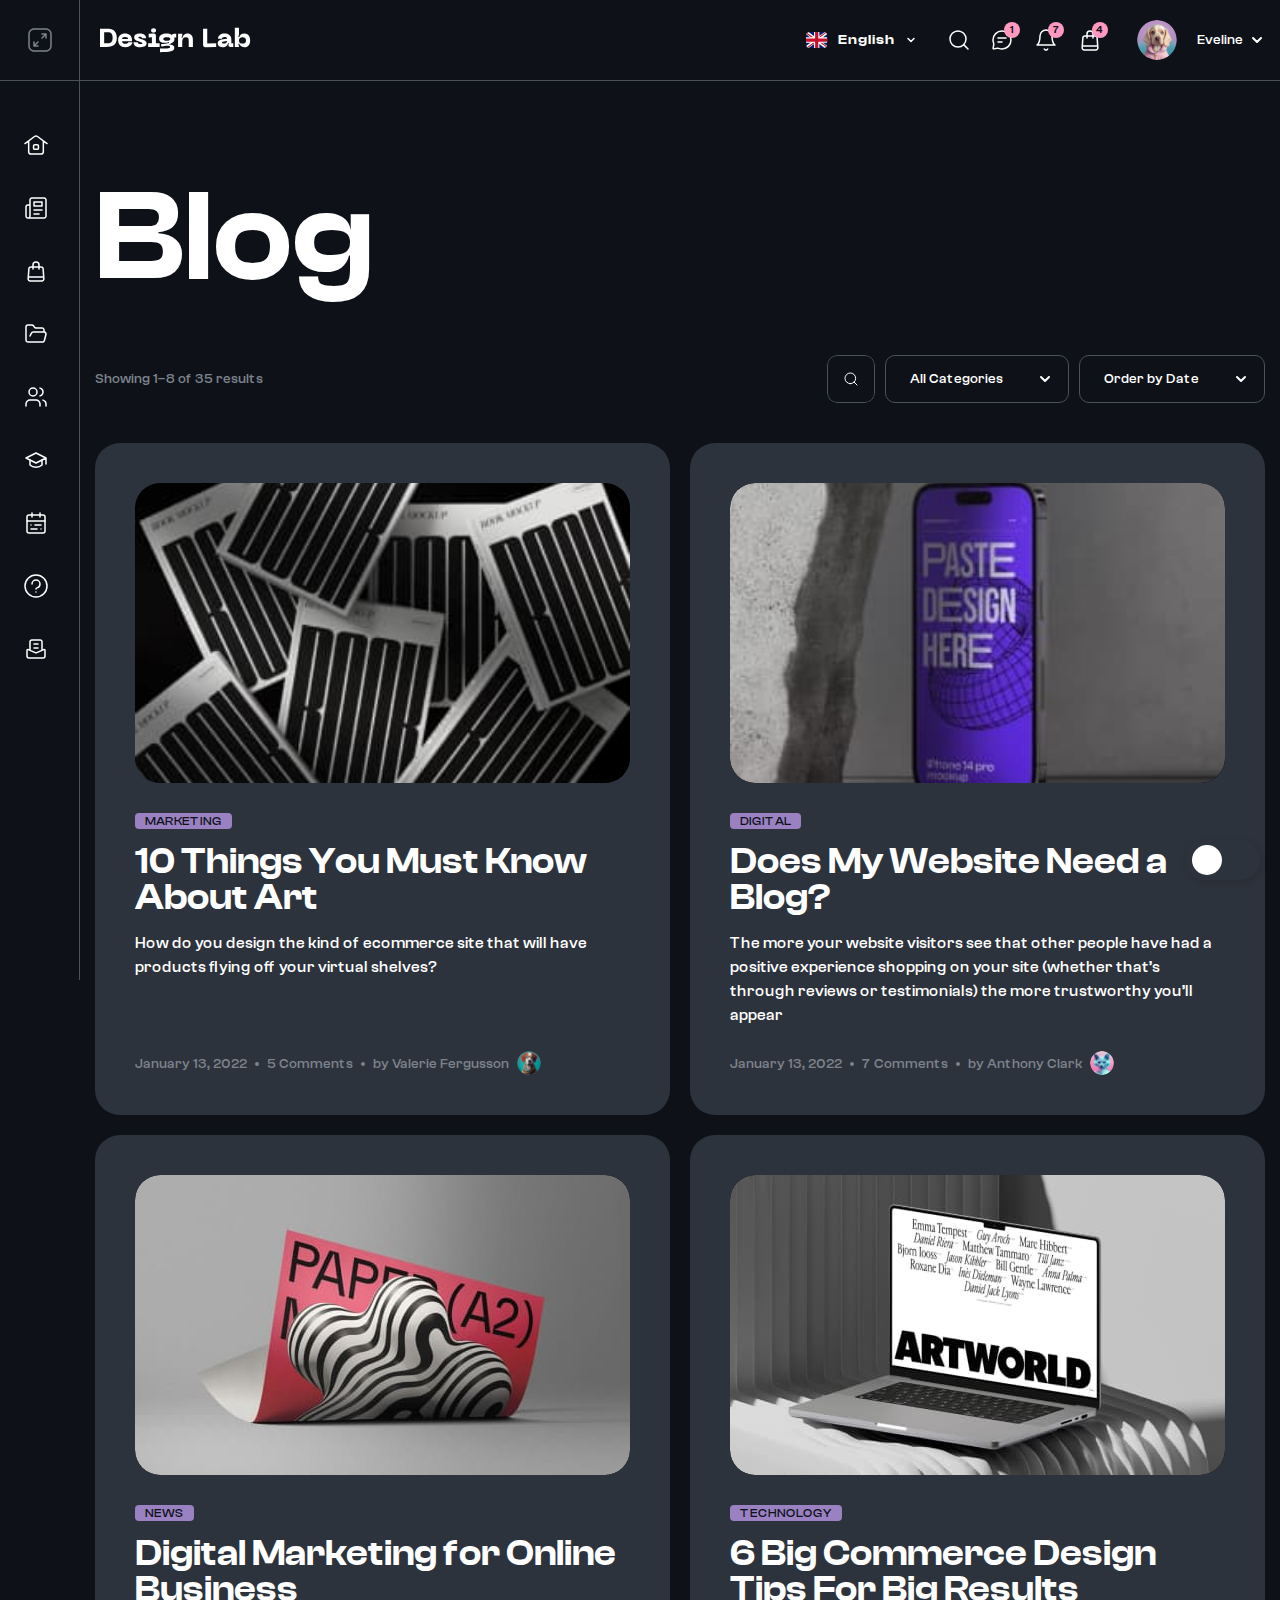
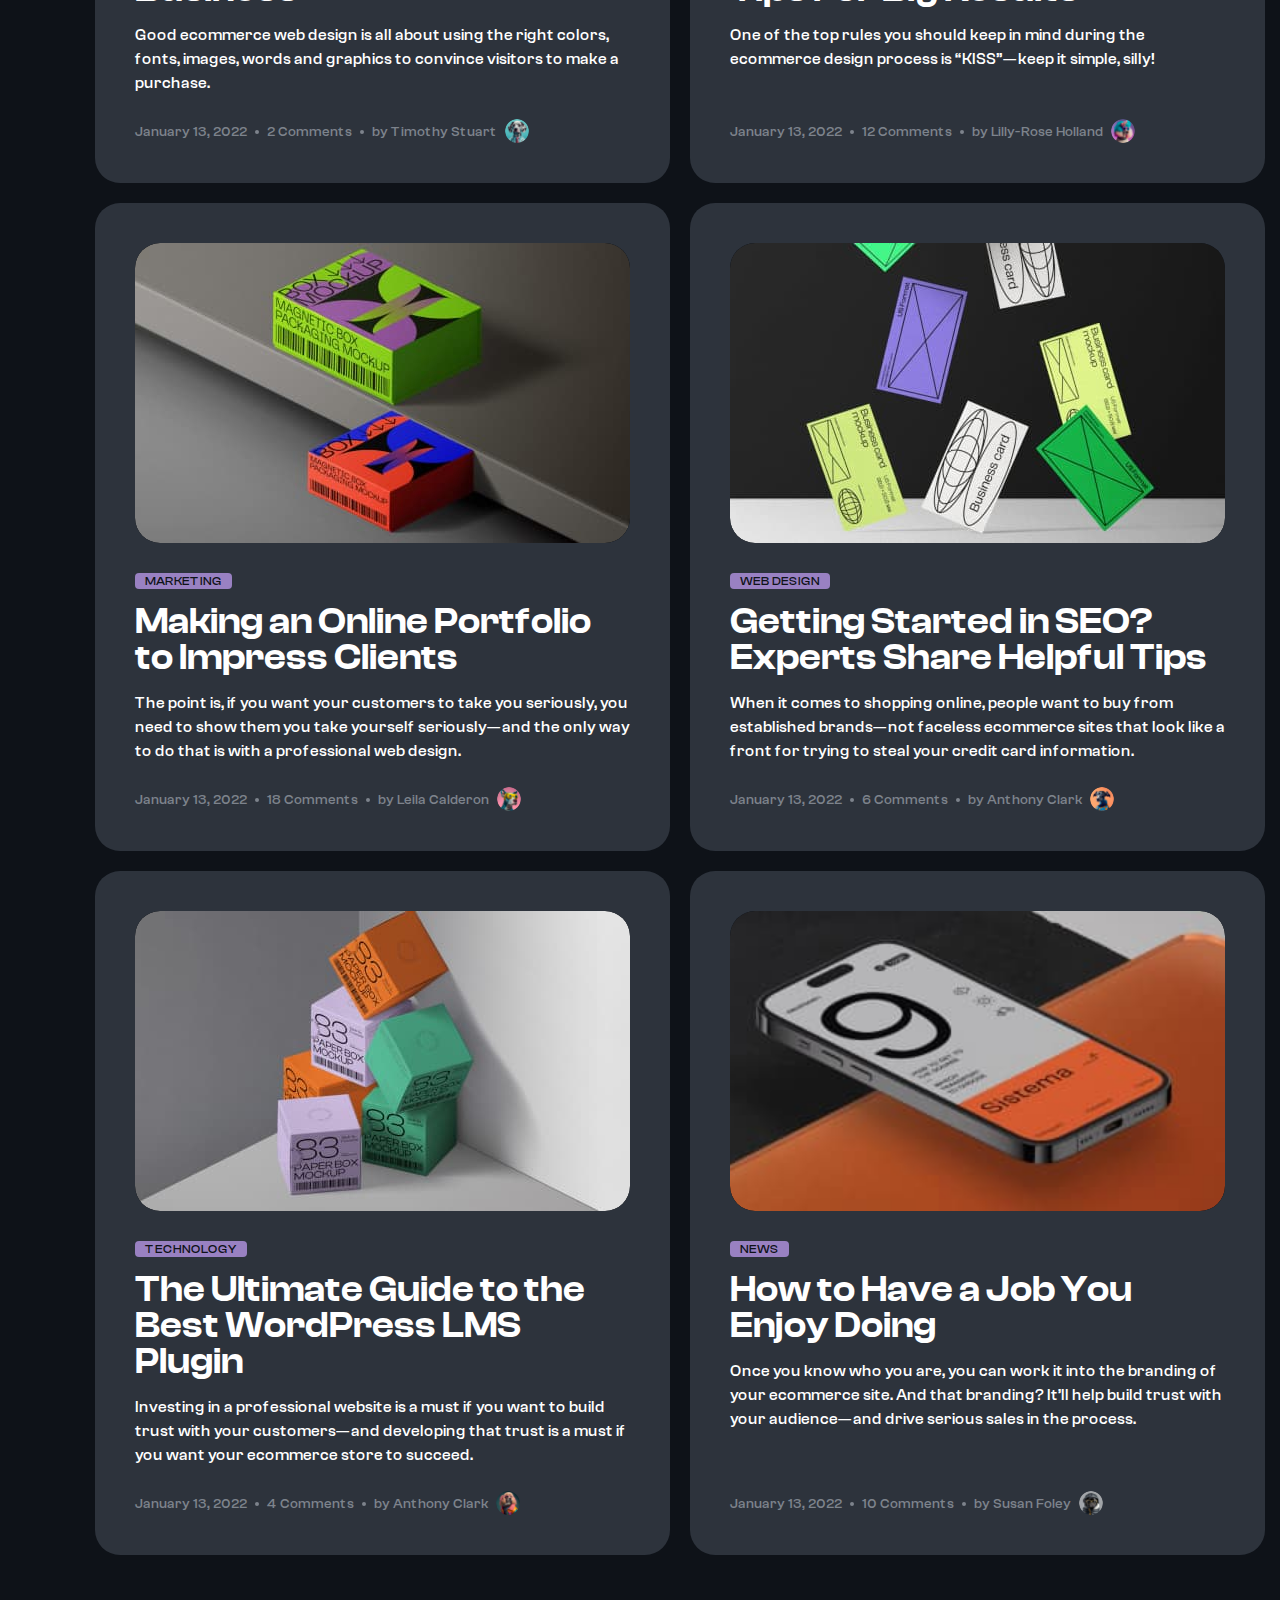
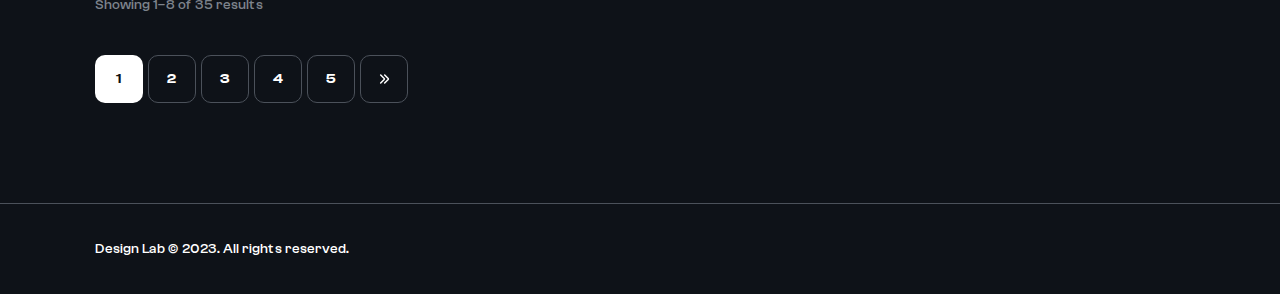
<file: blog.html>
<!DOCTYPE html>
<html lang="en">

<head>
    <meta charset="UTF-8">
    <meta http-equiv="X-UA-Compatible" content="IE=edge">
    <meta name="viewport" content="width=device-width, initial-scale=1.0">
    <title>Blog</title>
    <link rel="stylesheet" href="css/style.min.css">
</head>

<body class="">

    <header class="header">
        <div class="container">
            <div class="header__inner">
                <a class="header__logo logo" href="#">
                    <img class="logo__img" src="images/logo.svg" alt="img">
                </a>
                <div class="header__wrapper">
                    <div class="header__lang lang">
                        <div class="lang__top">
                            <svg width="22" height="16" viewBox="0 0 22 16" fill="none"
                                xmlns="http://www.w3.org/2000/svg">
                                <g clip-path="url(#clip0_206_19996)">
                                    <path d="M0 0H21.3333V16H0V0Z" fill="#012169" />
                                    <path
                                        d="M2.5 0L10.6333 6.03333L18.7333 0H21.3333V2.06667L13.3333 8.03333L21.3333 13.9667V16H18.6667L10.6667 10.0333L2.7 16H0V14L7.96667 8.06667L0 2.13333V0H2.5Z"
                                        fill="white" />
                                    <path
                                        d="M14.1333 9.36667L21.3333 14.6667V16L12.3 9.36667H14.1333ZM8 10.0333L8.2 11.2L1.8 16H0L8 10.0333ZM21.3333 0V0.1L13.0333 6.36667L13.1 4.9L19.6667 0H21.3333ZM0 0L7.96667 5.86667H5.96667L0 1.4V0Z"
                                        fill="#C8102E" />
                                    <path d="M8.03333 0V16H13.3667V0H8.03333ZM0 5.33333V10.6667H21.3333V5.33333H0Z"
                                        fill="white" />
                                    <path d="M0 6.43333V9.63333H21.3333V6.43333H0ZM9.1 0V16H12.3V0H9.1Z"
                                        fill="#C8102E" />
                                </g>
                                <defs>
                                    <clipPath id="clip0_206_19996">
                                        <rect width="21.3333" height="16" rx="4" fill="white" />
                                    </clipPath>
                                </defs>
                            </svg>
                            <span>
                                English
                            </span>
                            <svg width="12" height="12" viewBox="0 0 12 12" fill="none"
                                xmlns="http://www.w3.org/2000/svg">
                                <path d="M2.99997 4.5L5.99997 7.5L8.99997 4.5" stroke="white" stroke-width="1.5"
                                    stroke-linecap="round" stroke-linejoin="round" />
                            </svg>
                        </div>
                        <div class="lang__box lang-box">
                            <a class="lang-box__link" href="#">
                                <svg width="22" height="16" viewBox="0 0 22 16" fill="none"
                                    xmlns="http://www.w3.org/2000/svg">
                                    <g clip-path="url(#clip0_206_19996)">
                                        <path d="M0 0H21.3333V16H0V0Z" fill="#012169" />
                                        <path
                                            d="M2.5 0L10.6333 6.03333L18.7333 0H21.3333V2.06667L13.3333 8.03333L21.3333 13.9667V16H18.6667L10.6667 10.0333L2.7 16H0V14L7.96667 8.06667L0 2.13333V0H2.5Z"
                                            fill="white" />
                                        <path
                                            d="M14.1333 9.36667L21.3333 14.6667V16L12.3 9.36667H14.1333ZM8 10.0333L8.2 11.2L1.8 16H0L8 10.0333ZM21.3333 0V0.1L13.0333 6.36667L13.1 4.9L19.6667 0H21.3333ZM0 0L7.96667 5.86667H5.96667L0 1.4V0Z"
                                            fill="#C8102E" />
                                        <path d="M8.03333 0V16H13.3667V0H8.03333ZM0 5.33333V10.6667H21.3333V5.33333H0Z"
                                            fill="white" />
                                        <path d="M0 6.43333V9.63333H21.3333V6.43333H0ZM9.1 0V16H12.3V0H9.1Z"
                                            fill="#C8102E" />
                                    </g>
                                    <defs>
                                        <clipPath id="clip0_206_19996">
                                            <rect width="21.3333" height="16" rx="4" fill="white" />
                                        </clipPath>
                                    </defs>
                                </svg>
                                <span>
                                    English
                                </span>
                            </a>
                            <a class="lang-box__link" href="#">
                                <svg width="22" height="16" viewBox="0 0 22 16" fill="none"
                                    xmlns="http://www.w3.org/2000/svg">
                                    <g clip-path="url(#clip0_206_19999)">
                                        <path d="M0 10.6667H21.3333V16.0001H0V10.6667Z" fill="#FFCE00" />
                                        <path d="M0 0H21.3333V5.33333H0V0Z" fill="black" />
                                        <path d="M0 5.33325H21.3333V10.6666H0V5.33325Z" fill="#DD0000" />
                                    </g>
                                    <defs>
                                        <clipPath id="clip0_206_19999">
                                            <rect width="21.3333" height="16" rx="4" fill="white" />
                                        </clipPath>
                                    </defs>
                                </svg>
                                <span>
                                    Deutsch
                                </span>
                            </a>
                            <a class="lang-box__link" href="#">
                                <svg width="22" height="16" viewBox="0 0 22 16" fill="none"
                                    xmlns="http://www.w3.org/2000/svg">
                                    <g clip-path="url(#clip0_206_20002)">
                                        <path d="M0 0H21.3333V16H0V0Z" fill="#AA151B" />
                                        <path d="M0 4H21.3333V12H0V4Z" fill="#F1BF00" />
                                        <path
                                            d="M4.24318 7.10994L4.21651 7.1066L4.18318 7.07327L4.15985 7.05994L4.13985 7.03327C4.13985 7.03327 4.11651 6.9966 4.12651 6.9666C4.13651 6.9366 4.15651 6.9266 4.17318 6.9166C4.18946 6.90996 4.20617 6.90439 4.22318 6.89994L4.25651 6.8866L4.29985 6.8766L4.31651 6.8666C4.32318 6.8666 4.33985 6.8666 4.34985 6.85994L4.38318 6.85327L4.43651 6.8566H4.59651C4.60985 6.8566 4.63651 6.8666 4.64318 6.86994C4.66516 6.87839 4.6874 6.88617 4.70985 6.89327C4.72651 6.8966 4.76318 6.90327 4.78318 6.91327C4.79985 6.92327 4.81318 6.9366 4.81985 6.9466L4.83651 6.97994V7.0166L4.81985 7.04327L4.79985 7.0766L4.77318 7.0966C4.77318 7.0966 4.75651 7.11327 4.73985 7.10994C4.72651 7.10994 4.57985 7.08327 4.48651 7.08327C4.39318 7.08327 4.24318 7.11327 4.24318 7.11327"
                                            fill="#AD1519" />
                                        <path
                                            d="M4.24318 7.10994L4.21651 7.1066L4.18318 7.07327L4.15985 7.05994L4.13985 7.03327C4.13985 7.03327 4.11651 6.9966 4.12651 6.9666C4.13651 6.9366 4.15651 6.9266 4.17318 6.9166C4.18946 6.90996 4.20617 6.90439 4.22318 6.89994L4.25651 6.8866L4.29985 6.8766L4.31651 6.8666C4.32318 6.8666 4.33985 6.8666 4.34985 6.85994L4.38318 6.85327L4.43651 6.8566H4.59651C4.60985 6.8566 4.63651 6.8666 4.64318 6.86994C4.66516 6.87839 4.6874 6.88617 4.70985 6.89327C4.72651 6.8966 4.76318 6.90327 4.78318 6.91327C4.79985 6.92327 4.81318 6.9366 4.81985 6.9466L4.83651 6.97994V7.0166L4.81985 7.04327L4.79985 7.0766L4.77318 7.0966C4.77318 7.0966 4.75651 7.11327 4.73985 7.10994C4.72651 7.10994 4.57985 7.08327 4.48651 7.08327C4.39318 7.08327 4.24318 7.11327 4.24318 7.11327V7.10994Z"
                                            stroke="black" stroke-width="0.0375" stroke-linejoin="round" />
                                        <path
                                            d="M4.44336 6.89991C4.44336 6.85658 4.46336 6.82324 4.48669 6.82324C4.51336 6.82324 4.53336 6.85658 4.53336 6.90324C4.53336 6.94658 4.51336 6.98324 4.48669 6.98324C4.46003 6.98324 4.44336 6.94658 4.44336 6.89991Z"
                                            fill="#C8B100" />
                                        <path
                                            d="M4.44336 6.89991C4.44336 6.85658 4.46336 6.82324 4.48669 6.82324C4.51336 6.82324 4.53336 6.85658 4.53336 6.90324C4.53336 6.94658 4.51336 6.98324 4.48669 6.98324C4.46003 6.98324 4.44336 6.94658 4.44336 6.89991Z"
                                            stroke="black" stroke-width="0.0375" />
                                        <path
                                            d="M4.4668 6.90008C4.4668 6.86008 4.4768 6.83008 4.49013 6.83008C4.50013 6.83008 4.51013 6.86341 4.51013 6.90008C4.51013 6.94341 4.50013 6.97341 4.49013 6.97341C4.4768 6.97341 4.47013 6.94008 4.47013 6.90008"
                                            fill="#C8B100" />
                                        <path
                                            d="M4.4668 6.90008C4.4668 6.86008 4.4768 6.83008 4.49013 6.83008C4.50013 6.83008 4.51013 6.86341 4.51013 6.90008C4.51013 6.94341 4.50013 6.97341 4.49013 6.97341C4.4768 6.97341 4.47013 6.94008 4.47013 6.90008H4.4668Z"
                                            stroke="black" stroke-width="0.0375" />
                                        <path
                                            d="M4.45996 6.81671C4.45996 6.80337 4.47329 6.79004 4.48663 6.79004C4.49996 6.79004 4.51996 6.80337 4.51996 6.81671C4.51996 6.83337 4.50329 6.84671 4.48663 6.84671C4.46996 6.84671 4.45996 6.83337 4.45996 6.81671Z"
                                            fill="#C8B100" />
                                        <path
                                            d="M4.50988 6.80665V6.82665H4.46321V6.80665H4.47988V6.76665H4.45654V6.74665H4.47988V6.72998H4.49654V6.74665H4.51654V6.76665H4.49654V6.80665H4.50988Z"
                                            fill="#C8B100" />
                                        <path
                                            d="M4.50988 6.80665V6.82665H4.46321V6.80665H4.47988V6.76665H4.45654V6.74665H4.47988V6.72998H4.49654V6.74665H4.51654V6.76665H4.49654V6.80665H4.50988Z"
                                            stroke="black" stroke-width="0.0375" />
                                        <path
                                            d="M4.53011 6.80665V6.82665H4.44678V6.80665H4.48011V6.76665H4.45678V6.74665H4.48011V6.72998H4.49678V6.74665H4.51678V6.76665H4.49678V6.80665H4.53011Z"
                                            fill="#C8B100" />
                                        <path
                                            d="M4.53011 6.80665V6.82665H4.44678V6.80665H4.48011V6.76665H4.45678V6.74665H4.48011V6.72998H4.49678V6.74665H4.51678V6.76665H4.49678V6.80665H4.53011Z"
                                            stroke="black" stroke-width="0.0375" />
                                        <path
                                            d="M4.49654 6.79004C4.50988 6.79337 4.51654 6.80337 4.51654 6.81671C4.51654 6.83337 4.50321 6.84671 4.48988 6.84671C4.47654 6.84671 4.45654 6.83337 4.45654 6.81671C4.45654 6.80337 4.46654 6.79337 4.47988 6.79004"
                                            stroke="black" stroke-width="0.0375" />
                                        <path
                                            d="M4.49021 7.10673H4.33355V7.07006L4.32355 7.03006L4.31688 6.98006C4.27355 6.9234 4.23355 6.88673 4.22021 6.89673C4.22355 6.88673 4.22688 6.87673 4.23688 6.8734C4.27355 6.85006 4.35355 6.90673 4.41022 6.9934L4.42688 7.01673H4.55355L4.56688 6.9934C4.62688 6.9034 4.70355 6.85006 4.74021 6.8734C4.75021 6.87673 4.75355 6.88673 4.75688 6.89673C4.74355 6.88673 4.70355 6.9234 4.66022 6.98006L4.65355 7.03006L4.64688 7.07006L4.64355 7.10673H4.48688"
                                            fill="#C8B100" />
                                        <path
                                            d="M4.49021 7.10673H4.33355V7.07006L4.32355 7.03006L4.31688 6.98006C4.27355 6.9234 4.23355 6.88673 4.22021 6.89673C4.22355 6.88673 4.22688 6.87673 4.23688 6.8734C4.27355 6.85006 4.35355 6.90673 4.41022 6.9934L4.42688 7.01673H4.55355L4.56688 6.9934C4.62688 6.9034 4.70355 6.85006 4.74021 6.8734C4.75021 6.87673 4.75355 6.88673 4.75688 6.89673C4.74355 6.88673 4.70355 6.9234 4.66022 6.98006L4.65355 7.03006L4.64688 7.07006L4.64355 7.10673H4.48688H4.49021Z"
                                            stroke="black" stroke-width="0.0375" />
                                        <path
                                            d="M4.22656 6.89343C4.2599 6.87676 4.32656 6.93009 4.3799 7.01343M4.74656 6.89343C4.7199 6.87676 4.65323 6.93009 4.59656 7.01343"
                                            stroke="black" stroke-width="0.0375" />
                                        <path
                                            d="M4.25983 7.17655L4.24316 7.14322C4.40343 7.09842 4.5729 7.09842 4.73316 7.14322L4.7165 7.16989C4.7125 7.17851 4.70916 7.18743 4.7065 7.19655C4.63485 7.17701 4.56074 7.16803 4.4865 7.16989C4.39983 7.16989 4.31316 7.17989 4.26983 7.19655L4.25983 7.17655Z"
                                            fill="#C8B100" />
                                        <path
                                            d="M4.25983 7.17655L4.24316 7.14322C4.40343 7.09842 4.5729 7.09842 4.73316 7.14322L4.7165 7.16989C4.7125 7.17851 4.70916 7.18743 4.7065 7.19655C4.63485 7.17701 4.56074 7.16803 4.4865 7.16989C4.39983 7.16989 4.31316 7.17989 4.26983 7.19655L4.25983 7.17655Z"
                                            stroke="black" stroke-width="0.0375" />
                                        <path
                                            d="M4.48643 7.25659C4.56643 7.25659 4.6531 7.24326 4.6831 7.23659C4.7031 7.22992 4.71643 7.21992 4.71643 7.20992C4.71643 7.20326 4.70977 7.19992 4.7031 7.19659C4.65643 7.17992 4.56977 7.16992 4.48643 7.16992C4.4031 7.16992 4.31977 7.17992 4.2731 7.19659C4.26643 7.19659 4.2631 7.20325 4.25977 7.20659C4.25977 7.21992 4.26977 7.22992 4.2931 7.23659C4.32643 7.24326 4.40977 7.25659 4.48643 7.25659Z"
                                            fill="#C8B100" />
                                        <path
                                            d="M4.48643 7.25659C4.56643 7.25659 4.6531 7.24326 4.6831 7.23659C4.7031 7.22992 4.71643 7.21992 4.71643 7.20992C4.71643 7.20326 4.70977 7.19992 4.7031 7.19659C4.65643 7.17992 4.56977 7.16992 4.48643 7.16992C4.4031 7.16992 4.31977 7.17992 4.2731 7.19659C4.26643 7.19659 4.2631 7.20325 4.25977 7.20659C4.25977 7.21992 4.26977 7.22992 4.2931 7.23659C4.32643 7.24326 4.40977 7.25659 4.48643 7.25659Z"
                                            stroke="black" stroke-width="0.0375" />
                                        <path
                                            d="M4.7369 7.10656L4.72023 7.08989C4.72023 7.08989 4.70023 7.09989 4.6769 7.09656C4.6569 7.09656 4.6469 7.06322 4.6469 7.06322C4.6469 7.06322 4.62357 7.08656 4.60357 7.08656C4.58023 7.08656 4.57023 7.06656 4.57023 7.06656C4.57023 7.06656 4.5469 7.08322 4.5269 7.07989C4.5069 7.07989 4.4869 7.05322 4.4869 7.05322C4.4869 7.05322 4.4669 7.07989 4.4469 7.07989C4.4269 7.08322 4.41357 7.06322 4.41357 7.06322C4.41357 7.06322 4.40023 7.08322 4.3769 7.08656C4.35357 7.08989 4.33023 7.06656 4.33023 7.06656C4.33023 7.06656 4.31357 7.08989 4.2969 7.09989C4.28023 7.09989 4.2569 7.08656 4.2569 7.08656L4.25023 7.10322L4.24023 7.10656L4.2469 7.12322C4.32519 7.10247 4.40592 7.09238 4.4869 7.09322C4.5869 7.09322 4.67023 7.10656 4.73357 7.12656L4.74023 7.10656"
                                            fill="#C8B100" />
                                        <path
                                            d="M4.7369 7.10656L4.72023 7.08989C4.72023 7.08989 4.70023 7.09989 4.6769 7.09656C4.6569 7.09656 4.6469 7.06322 4.6469 7.06322C4.6469 7.06322 4.62357 7.08656 4.60357 7.08656C4.58023 7.08656 4.57023 7.06656 4.57023 7.06656C4.57023 7.06656 4.5469 7.08322 4.5269 7.07989C4.5069 7.07989 4.4869 7.05322 4.4869 7.05322C4.4869 7.05322 4.4669 7.07989 4.4469 7.07989C4.4269 7.08322 4.41357 7.06322 4.41357 7.06322C4.41357 7.06322 4.40023 7.08322 4.3769 7.08656C4.35357 7.08989 4.33023 7.06656 4.33023 7.06656C4.33023 7.06656 4.31357 7.08989 4.2969 7.09989C4.28023 7.09989 4.2569 7.08656 4.2569 7.08656L4.25023 7.10322L4.24023 7.10656L4.2469 7.12322C4.32519 7.10247 4.40592 7.09238 4.4869 7.09322C4.5869 7.09322 4.67023 7.10656 4.73357 7.12656L4.74023 7.10656H4.7369Z"
                                            stroke="black" stroke-width="0.0375" />
                                        <path
                                            d="M4.49009 7.02344H4.49676C4.49586 7.02784 4.49586 7.03237 4.49676 7.03677C4.49676 7.05677 4.51009 7.0701 4.53009 7.0701C4.53744 7.07044 4.5447 7.06833 4.55073 7.06411C4.55676 7.05989 4.56122 7.05379 4.56342 7.04677L4.57009 7.03677V7.0501C4.57342 7.06677 4.59009 7.07677 4.60676 7.07677C4.62676 7.07677 4.64009 7.06344 4.64009 7.04344V7.0401L4.65342 7.02677L4.66009 7.04344C4.65796 7.04756 4.65682 7.05213 4.65676 7.05677C4.65676 7.06561 4.66027 7.07409 4.66652 7.08034C4.67277 7.08659 4.68125 7.0901 4.69009 7.0901C4.70342 7.0901 4.71342 7.08344 4.72009 7.07344L4.72676 7.06677V7.07677C4.72676 7.08677 4.73009 7.09677 4.74009 7.1001C4.74009 7.1001 4.75342 7.1001 4.77342 7.08677L4.79676 7.06344V7.07677C4.79676 7.07677 4.78009 7.10344 4.76342 7.1101C4.75676 7.11677 4.74676 7.12344 4.73676 7.1201C4.72676 7.1201 4.71676 7.1101 4.71342 7.1001C4.70676 7.10677 4.70009 7.10677 4.69009 7.10677C4.67009 7.10677 4.65009 7.09677 4.64342 7.0801C4.63342 7.0901 4.62009 7.09677 4.60676 7.09677C4.59904 7.09653 4.59147 7.09462 4.58456 7.09117C4.57765 7.08771 4.57158 7.0828 4.56676 7.07677C4.55752 7.08493 4.54574 7.08965 4.53342 7.0901C4.52514 7.09036 4.51692 7.08869 4.5094 7.08522C4.50187 7.08175 4.49526 7.07657 4.49009 7.0701C4.48558 7.07622 4.47981 7.0813 4.47317 7.08501C4.46653 7.08871 4.45918 7.09096 4.4516 7.09159C4.44403 7.09222 4.4364 7.09123 4.42924 7.08867C4.42209 7.08611 4.41555 7.08206 4.41009 7.07677C4.40527 7.0828 4.39919 7.08771 4.39229 7.09117C4.38538 7.09462 4.37781 7.09653 4.37009 7.09677C4.36316 7.09669 4.35632 7.09516 4.35001 7.09229C4.34369 7.08942 4.33805 7.08527 4.33342 7.0801C4.32676 7.09677 4.30676 7.10677 4.28676 7.10677C4.28009 7.10677 4.27009 7.10677 4.26342 7.1001C4.26009 7.1101 4.25009 7.1201 4.24009 7.1201C4.23009 7.1201 4.22009 7.1201 4.21009 7.11344L4.17676 7.0801L4.18009 7.06344L4.20676 7.08677C4.22342 7.1001 4.23676 7.1001 4.23676 7.1001C4.24676 7.1001 4.25009 7.08677 4.25009 7.07677V7.06677L4.25676 7.07344C4.26342 7.08344 4.27342 7.0901 4.28676 7.0901C4.2956 7.0901 4.30408 7.08659 4.31033 7.08034C4.31658 7.07409 4.32009 7.06561 4.32009 7.05677C4.32109 7.05238 4.32109 7.04783 4.32009 7.04344V7.02677L4.33342 7.0401C4.33334 7.04121 4.33334 7.04233 4.33342 7.04344C4.33342 7.06344 4.35009 7.07677 4.36676 7.07677C4.38676 7.07677 4.40009 7.06677 4.40342 7.04677V7.03677L4.41009 7.04677C4.41676 7.0601 4.43009 7.0701 4.44342 7.0701C4.46676 7.0701 4.48009 7.05677 4.48009 7.03677C4.48059 7.03346 4.48059 7.03009 4.48009 7.02677H4.49009"
                                            fill="#C8B100" />
                                        <path
                                            d="M4.49009 7.02344H4.49676C4.49586 7.02784 4.49586 7.03237 4.49676 7.03677C4.49676 7.05677 4.51009 7.0701 4.53009 7.0701C4.53744 7.07044 4.5447 7.06833 4.55073 7.06411C4.55676 7.05989 4.56122 7.05379 4.56342 7.04677L4.57009 7.03677V7.0501C4.57342 7.06677 4.59009 7.07677 4.60676 7.07677C4.62676 7.07677 4.64009 7.06344 4.64009 7.04344V7.0401L4.65342 7.02677L4.66009 7.04344C4.65796 7.04756 4.65682 7.05213 4.65676 7.05677C4.65676 7.06561 4.66027 7.07409 4.66652 7.08034C4.67277 7.08659 4.68125 7.0901 4.69009 7.0901C4.70342 7.0901 4.71342 7.08344 4.72009 7.07344L4.72676 7.06677V7.07677C4.72676 7.08677 4.73009 7.09677 4.74009 7.1001C4.74009 7.1001 4.75342 7.1001 4.77342 7.08677L4.79676 7.06344V7.07677C4.79676 7.07677 4.78009 7.10344 4.76342 7.1101C4.75676 7.11677 4.74676 7.12344 4.73676 7.1201C4.72676 7.1201 4.71676 7.1101 4.71342 7.1001C4.70676 7.10677 4.70009 7.10677 4.69009 7.10677C4.67009 7.10677 4.65009 7.09677 4.64342 7.0801C4.63342 7.0901 4.62009 7.09677 4.60676 7.09677C4.59904 7.09653 4.59147 7.09462 4.58456 7.09117C4.57765 7.08771 4.57158 7.0828 4.56676 7.07677C4.55752 7.08493 4.54574 7.08965 4.53342 7.0901C4.52514 7.09036 4.51692 7.08869 4.5094 7.08522C4.50187 7.08175 4.49526 7.07657 4.49009 7.0701C4.48558 7.07622 4.47981 7.0813 4.47317 7.08501C4.46653 7.08871 4.45918 7.09096 4.4516 7.09159C4.44403 7.09222 4.4364 7.09123 4.42925 7.08867C4.42209 7.08611 4.41555 7.08206 4.41009 7.07677C4.40527 7.0828 4.39919 7.08771 4.39229 7.09117C4.38538 7.09462 4.37781 7.09653 4.37009 7.09677C4.36316 7.09669 4.35632 7.09516 4.35001 7.09229C4.34369 7.08942 4.33805 7.08527 4.33342 7.0801C4.32676 7.09677 4.30676 7.10677 4.28676 7.10677C4.28009 7.10677 4.27009 7.10677 4.26342 7.1001C4.26009 7.1101 4.25009 7.1201 4.24009 7.1201C4.23009 7.1201 4.22009 7.1201 4.21009 7.11344L4.17676 7.0801L4.18009 7.06344L4.20676 7.08677C4.22342 7.1001 4.23676 7.1001 4.23676 7.1001C4.24676 7.1001 4.25009 7.08677 4.25009 7.07677V7.06677L4.25676 7.07344C4.26342 7.08344 4.27342 7.0901 4.28676 7.0901C4.2956 7.0901 4.30408 7.08659 4.31033 7.08034C4.31658 7.07409 4.32009 7.06561 4.32009 7.05677C4.32109 7.05238 4.32109 7.04783 4.32009 7.04344V7.02677L4.33342 7.0401C4.33334 7.04121 4.33334 7.04233 4.33342 7.04344C4.33342 7.06344 4.35009 7.07677 4.36676 7.07677C4.38676 7.07677 4.40009 7.06677 4.40342 7.04677V7.03677L4.41009 7.04677C4.41676 7.0601 4.43009 7.0701 4.44342 7.0701C4.46676 7.0701 4.48009 7.05677 4.48009 7.03677C4.48059 7.03346 4.48059 7.03009 4.48009 7.02677H4.49009V7.02344Z"
                                            stroke="black" stroke-width="0.0375" />
                                        <path
                                            d="M4.48673 7.10996C4.39007 7.10996 4.3034 7.12329 4.2434 7.14329L4.2334 7.13662L4.23673 7.12662C4.31809 7.10383 4.40225 7.09261 4.48673 7.09329C4.58673 7.09329 4.67673 7.10662 4.74007 7.12662C4.74007 7.12662 4.74673 7.13329 4.7434 7.13662L4.7334 7.14329C4.65309 7.12093 4.57009 7.10972 4.48673 7.10996Z"
                                            fill="#C8B100" />
                                        <path
                                            d="M4.48673 7.10996C4.39007 7.10996 4.3034 7.12329 4.2434 7.14329L4.2334 7.13662L4.23673 7.12662C4.31809 7.10383 4.40225 7.09261 4.48673 7.09329C4.58673 7.09329 4.67673 7.10662 4.74007 7.12662C4.74007 7.12662 4.74673 7.13329 4.7434 7.13662L4.7334 7.14329C4.65309 7.12093 4.57009 7.10972 4.48673 7.10996Z"
                                            stroke="black" stroke-width="0.0375" stroke-linejoin="round" />
                                        <path
                                            d="M4.39356 7.14663C4.39356 7.13663 4.40023 7.1333 4.41023 7.1333C4.41376 7.1333 4.41716 7.13471 4.41966 7.13721C4.42216 7.13971 4.42356 7.1431 4.42356 7.14663C4.42356 7.1533 4.41689 7.15997 4.41023 7.15997C4.40822 7.16049 4.40612 7.16053 4.4041 7.1601C4.40207 7.15966 4.40018 7.15876 4.39856 7.15747C4.39694 7.15618 4.39565 7.15452 4.39478 7.15264C4.39391 7.15076 4.3935 7.1487 4.39356 7.14663Z"
                                            fill="white" />
                                        <path
                                            d="M4.39356 7.14663C4.39356 7.13663 4.40023 7.1333 4.41023 7.1333C4.41376 7.1333 4.41716 7.13471 4.41966 7.13721C4.42216 7.13971 4.42356 7.1431 4.42356 7.14663C4.42356 7.1533 4.41689 7.15997 4.41023 7.15997C4.40822 7.16049 4.40612 7.16053 4.4041 7.1601C4.40207 7.15966 4.40018 7.15876 4.39856 7.15747C4.39694 7.15618 4.39565 7.15452 4.39478 7.15264C4.39391 7.15076 4.3935 7.1487 4.39356 7.14663Z"
                                            stroke="black" stroke-width="0.0375" />
                                        <path
                                            d="M4.49011 7.14988H4.45678C4.45344 7.14988 4.44678 7.14988 4.44678 7.13988L4.45678 7.12988H4.52344C4.52549 7.1306 4.52725 7.13197 4.52845 7.13377C4.52965 7.13557 4.53023 7.13772 4.53011 7.13988C4.53011 7.14254 4.52906 7.14508 4.52718 7.14695C4.52531 7.14883 4.52276 7.14988 4.52011 7.14988H4.48678"
                                            fill="#AD1519" />
                                        <path
                                            d="M4.49011 7.14988H4.45678C4.45344 7.14988 4.44678 7.14988 4.44678 7.13988L4.45678 7.12988H4.52344C4.52549 7.1306 4.52725 7.13197 4.52845 7.13377C4.52965 7.13557 4.53023 7.13772 4.53011 7.13988C4.53011 7.14254 4.52906 7.14508 4.52718 7.14695C4.52531 7.14883 4.52276 7.14988 4.52011 7.14988H4.48678"
                                            stroke="black" stroke-width="0.0375" />
                                        <path
                                            d="M4.33315 7.16323H4.30982C4.30649 7.16323 4.29982 7.16323 4.29982 7.15656C4.2997 7.1544 4.30028 7.15225 4.30148 7.15045C4.30269 7.14864 4.30444 7.14728 4.30649 7.14656L4.32982 7.14323L4.35315 7.13989C4.35982 7.13989 4.36315 7.13989 4.36649 7.14656C4.36704 7.14811 4.3672 7.14978 4.36695 7.15141C4.3667 7.15304 4.36606 7.15459 4.36507 7.15591C4.36408 7.15723 4.36277 7.15828 4.36128 7.15898C4.35978 7.15967 4.35813 7.15999 4.35649 7.15989H4.33315"
                                            fill="#058E6E" />
                                        <path
                                            d="M4.33315 7.16323H4.30982C4.30649 7.16323 4.29982 7.16323 4.29982 7.15656C4.2997 7.1544 4.30028 7.15225 4.30148 7.15045C4.30269 7.14864 4.30444 7.14728 4.30649 7.14656L4.32982 7.14323L4.35315 7.13989C4.35982 7.13989 4.36315 7.13989 4.36649 7.14656C4.36704 7.14811 4.3672 7.14978 4.36695 7.15141C4.3667 7.15304 4.36606 7.15459 4.36507 7.15591C4.36408 7.15723 4.36277 7.15828 4.36128 7.15898C4.35978 7.15967 4.35813 7.15999 4.35649 7.15989H4.33315"
                                            stroke="black" stroke-width="0.0375" />
                                        <path
                                            d="M4.24316 7.17666L4.25316 7.16333H4.2765L4.26316 7.18333L4.24316 7.17666Z"
                                            fill="#AD1519" />
                                        <path
                                            d="M4.24316 7.17666L4.25316 7.16333H4.2765L4.26316 7.18333L4.24316 7.17666Z"
                                            stroke="black" stroke-width="0.0375" />
                                        <path
                                            d="M4.55322 7.14657C4.55322 7.13657 4.55989 7.13324 4.56656 7.13324C4.56856 7.13272 4.57066 7.13267 4.57269 7.13311C4.57471 7.13354 4.57661 7.13444 4.57823 7.13573C4.57984 7.13703 4.58114 7.13868 4.582 7.14056C4.58287 7.14244 4.58329 7.1445 4.58322 7.14657C4.58329 7.14864 4.58287 7.1507 4.582 7.15258C4.58114 7.15446 4.57984 7.15611 4.57823 7.15741C4.57661 7.1587 4.57471 7.1596 4.57269 7.16003C4.57066 7.16047 4.56856 7.16042 4.56656 7.1599C4.56302 7.1599 4.55963 7.1585 4.55713 7.156C4.55463 7.1535 4.55322 7.15011 4.55322 7.14657Z"
                                            fill="white" />
                                        <path
                                            d="M4.55322 7.14657C4.55322 7.13657 4.55989 7.13324 4.56656 7.13324C4.56856 7.13272 4.57066 7.13267 4.57269 7.13311C4.57471 7.13354 4.57661 7.13444 4.57823 7.13573C4.57984 7.13703 4.58114 7.13868 4.582 7.14056C4.58287 7.14244 4.58329 7.1445 4.58322 7.14657C4.58329 7.14864 4.58287 7.1507 4.582 7.15258C4.58114 7.15446 4.57984 7.15611 4.57823 7.15741C4.57661 7.1587 4.57471 7.1596 4.57269 7.16003C4.57066 7.16047 4.56856 7.16042 4.56656 7.1599C4.56302 7.1599 4.55963 7.1585 4.55713 7.156C4.55463 7.1535 4.55322 7.15011 4.55322 7.14657Z"
                                            stroke="black" stroke-width="0.0375" />
                                        <path
                                            d="M4.6432 7.16323H4.6632C4.6645 7.16374 4.66591 7.16398 4.66731 7.16392C4.66872 7.16386 4.6701 7.1635 4.67135 7.16287C4.67261 7.16225 4.67372 7.16136 4.67462 7.16027C4.67551 7.15918 4.67616 7.15792 4.67653 7.15656C4.67653 7.15525 4.67627 7.15395 4.67577 7.15273C4.67527 7.15152 4.67453 7.15042 4.6736 7.14949C4.67267 7.14856 4.67157 7.14782 4.67036 7.14732C4.66914 7.14682 4.66784 7.14656 4.66653 7.14656L4.64653 7.14323L4.6232 7.13989C4.61653 7.13989 4.6132 7.13989 4.60986 7.14656C4.60986 7.15323 4.6132 7.15656 4.61986 7.15989H4.6432"
                                            fill="#058E6E" />
                                        <path
                                            d="M4.6432 7.16323H4.6632C4.6645 7.16374 4.66591 7.16398 4.66731 7.16392C4.66872 7.16386 4.6701 7.1635 4.67135 7.16287C4.67261 7.16225 4.67372 7.16136 4.67462 7.16027C4.67551 7.15918 4.67616 7.15792 4.67653 7.15656C4.67653 7.15525 4.67627 7.15395 4.67577 7.15273C4.67527 7.15152 4.67453 7.15042 4.6736 7.14949C4.67267 7.14856 4.67157 7.14782 4.67036 7.14732C4.66914 7.14682 4.66784 7.14656 4.66653 7.14656L4.64653 7.14323L4.6232 7.13989C4.61653 7.13989 4.6132 7.13989 4.60986 7.14656C4.60986 7.15323 4.6132 7.15656 4.61986 7.15989H4.6432"
                                            stroke="black" stroke-width="0.0375" />
                                        <path d="M4.73353 7.18L4.72353 7.16333H4.7002L4.7102 7.18333L4.7302 7.18"
                                            fill="#AD1519" />
                                        <path d="M4.73353 7.18L4.72353 7.16333H4.7002L4.7102 7.18333L4.7302 7.18"
                                            stroke="black" stroke-width="0.0375" />
                                        <path
                                            d="M4.48662 7.23665C4.41939 7.23808 4.35224 7.23136 4.28662 7.21665C4.41912 7.18429 4.55746 7.18429 4.68995 7.21665C4.63662 7.22999 4.56662 7.23665 4.48995 7.23665"
                                            fill="#AD1519" />
                                        <path
                                            d="M4.48662 7.23665C4.41939 7.23808 4.35224 7.23136 4.28662 7.21665C4.41912 7.18429 4.55746 7.18429 4.68995 7.21665C4.63662 7.22999 4.56662 7.23665 4.48995 7.23665H4.48662Z"
                                            stroke="black" stroke-width="0.0375" stroke-linejoin="round" />
                                        <path
                                            d="M4.73346 7.06664L4.73013 7.05664C4.72346 7.05664 4.72013 7.05664 4.7168 7.06331C4.7168 7.06997 4.7168 7.07664 4.72346 7.07664C4.72346 7.07664 4.73013 7.07664 4.73346 7.06664Z"
                                            fill="#C8B100" />
                                        <path
                                            d="M4.73346 7.06664L4.73013 7.05664C4.72346 7.05664 4.72013 7.05664 4.7168 7.06331C4.7168 7.06997 4.7168 7.07664 4.72346 7.07664C4.72346 7.07664 4.73013 7.07664 4.73346 7.06664Z"
                                            stroke="black" stroke-width="0.0375" />
                                        <path
                                            d="M4.57681 7.03994C4.57681 7.03328 4.57681 7.02661 4.57014 7.02661C4.57014 7.02661 4.56348 7.02994 4.56348 7.03661C4.56348 7.04328 4.56348 7.04994 4.57014 7.04994L4.58014 7.03994"
                                            fill="#C8B100" />
                                        <path
                                            d="M4.57681 7.03994C4.57681 7.03328 4.57681 7.02661 4.57014 7.02661C4.57014 7.02661 4.56348 7.02994 4.56348 7.03661C4.56348 7.04328 4.56348 7.04994 4.57014 7.04994L4.58014 7.03994H4.57681Z"
                                            stroke="black" stroke-width="0.0375" />
                                        <path
                                            d="M4.3999 7.03994L4.40324 7.02661C4.4099 7.02661 4.41324 7.02994 4.41324 7.03661C4.41324 7.04328 4.41324 7.04994 4.40657 7.04994L4.3999 7.03994Z"
                                            fill="#C8B100" />
                                        <path
                                            d="M4.3999 7.03994L4.40324 7.02661C4.4099 7.02661 4.41324 7.02994 4.41324 7.03661C4.41324 7.04328 4.41324 7.04994 4.40657 7.04994L4.3999 7.03994Z"
                                            stroke="black" stroke-width="0.0375" />
                                        <path
                                            d="M4.24316 7.06664L4.2465 7.05664C4.25316 7.05664 4.2565 7.05664 4.25983 7.06331C4.25983 7.06997 4.25983 7.07664 4.25316 7.07664C4.25316 7.07664 4.2465 7.07664 4.24316 7.06664Z"
                                            fill="#C8B100" />
                                        <path
                                            d="M4.24316 7.06664L4.2465 7.05664C4.25316 7.05664 4.2565 7.05664 4.25983 7.06331C4.25983 7.06997 4.25983 7.07664 4.25316 7.07664C4.25316 7.07664 4.2465 7.07664 4.24316 7.06664Z"
                                            stroke="black" stroke-width="0.0375" />
                                        <path
                                            d="M4.48663 6.94995L4.45996 6.96662L4.47996 7.00995L4.48663 7.01328L4.49329 7.00995L4.51663 6.96662L4.48663 6.94995Z"
                                            fill="#C8B100" />
                                        <path
                                            d="M4.48663 6.94995L4.45996 6.96662L4.47996 7.00995L4.48663 7.01328L4.49329 7.00995L4.51663 6.96662L4.48663 6.94995Z"
                                            stroke="black" stroke-width="0.0375" />
                                        <path
                                            d="M4.42676 7.01658L4.44009 7.03325L4.48342 7.01992L4.48676 7.01325L4.48342 7.00658L4.44009 6.99658L4.42676 7.01658Z"
                                            fill="#C8B100" />
                                        <path
                                            d="M4.42676 7.01658L4.44009 7.03325L4.48342 7.01992L4.48676 7.01325L4.48342 7.00658L4.44009 6.99658L4.42676 7.01658Z"
                                            stroke="black" stroke-width="0.0375" />
                                        <path
                                            d="M4.54682 7.01658L4.53682 7.03325L4.49348 7.01992L4.48682 7.01325L4.49348 7.00658L4.53682 6.99658L4.54682 7.01658Z"
                                            fill="#C8B100" />
                                        <path
                                            d="M4.54682 7.01658L4.53682 7.03325L4.49348 7.01992L4.48682 7.01325L4.49348 7.00658L4.53682 6.99658L4.54682 7.01658Z"
                                            stroke="black" stroke-width="0.0375" />
                                        <path
                                            d="M4.30995 6.96655L4.28662 6.98989L4.31662 7.02322L4.32329 7.02655L4.32662 7.02322L4.33662 6.97989L4.30995 6.96989"
                                            fill="#C8B100" />
                                        <path
                                            d="M4.30995 6.96655L4.28662 6.98989L4.31662 7.02322L4.32329 7.02655L4.32662 7.02322L4.33662 6.97989L4.30995 6.96989"
                                            stroke="black" stroke-width="0.0375" />
                                        <path
                                            d="M4.26652 7.04002L4.27985 7.05669L4.31985 7.03669V7.03002L4.31652 7.02335L4.27318 7.02002L4.26318 7.04002"
                                            fill="#C8B100" />
                                        <path
                                            d="M4.26652 7.04002L4.27985 7.05669L4.31985 7.03669V7.03002L4.31652 7.02335L4.27318 7.02002L4.26318 7.04002"
                                            stroke="black" stroke-width="0.0375" />
                                        <path
                                            d="M4.38333 7.01667L4.37333 7.03667H4.33333L4.32666 7.03L4.32999 7.02L4.36999 7L4.38666 7.01667"
                                            fill="#C8B100" />
                                        <path
                                            d="M4.38333 7.01667L4.37333 7.03667H4.33333L4.32666 7.03L4.32999 7.02L4.36999 7L4.38666 7.01667"
                                            stroke="black" stroke-width="0.0375" />
                                        <path
                                            d="M4.21984 7.04678V7.06678L4.17317 7.07345L4.1665 7.07011V7.06345L4.19984 7.03345L4.21984 7.04678Z"
                                            fill="#C8B100" />
                                        <path
                                            d="M4.21984 7.04678V7.06678L4.17317 7.07345L4.1665 7.07011V7.06345L4.19984 7.03345L4.21984 7.04678Z"
                                            stroke="black" stroke-width="0.0375" />
                                        <path
                                            d="M4.30664 7.03009C4.30664 7.02009 4.31331 7.01343 4.32331 7.01343C4.33331 7.01343 4.33997 7.02009 4.33997 7.03009C4.33919 7.03392 4.3371 7.03734 4.33406 7.03978C4.33101 7.04222 4.32721 7.04351 4.32331 7.04343C4.31941 7.04351 4.31561 7.04222 4.31256 7.03978C4.30951 7.03734 4.30742 7.03392 4.30664 7.03009Z"
                                            fill="#C8B100" />
                                        <path
                                            d="M4.30664 7.03009C4.30664 7.02009 4.31331 7.01343 4.32331 7.01343C4.33331 7.01343 4.33997 7.02009 4.33997 7.03009C4.33919 7.03392 4.3371 7.03734 4.33406 7.03978C4.33101 7.04222 4.32721 7.04351 4.32331 7.04343C4.31941 7.04351 4.31561 7.04222 4.31256 7.03978C4.30951 7.03734 4.30742 7.03392 4.30664 7.03009Z"
                                            stroke="black" stroke-width="0.0375" />
                                        <path
                                            d="M4.6668 6.96655L4.69014 6.98989L4.66014 7.02322L4.65347 7.02655L4.65014 7.02322L4.64014 6.97989L4.6668 6.96989"
                                            fill="#C8B100" />
                                        <path
                                            d="M4.6668 6.96655L4.69014 6.98989L4.66014 7.02322L4.65347 7.02655L4.65014 7.02322L4.64014 6.97989L4.6668 6.96989"
                                            stroke="black" stroke-width="0.0375" />
                                        <path
                                            d="M4.7134 7.04002L4.69674 7.05669L4.65674 7.03669V7.03002L4.66007 7.02335L4.70341 7.02002L4.7134 7.04002Z"
                                            fill="#C8B100" />
                                        <path
                                            d="M4.7134 7.04002L4.69674 7.05669L4.65674 7.03669V7.03002L4.66007 7.02335L4.70341 7.02002L4.7134 7.04002Z"
                                            stroke="black" stroke-width="0.0375" />
                                        <path
                                            d="M4.59326 7.01667L4.60326 7.03667H4.64659L4.65326 7.03L4.64993 7.02L4.60993 7L4.59326 7.01667Z"
                                            fill="#C8B100" />
                                        <path
                                            d="M4.59326 7.01667L4.60326 7.03667H4.64659L4.65326 7.03L4.64993 7.02L4.60993 7L4.59326 7.01667Z"
                                            stroke="black" stroke-width="0.0375" />
                                        <path
                                            d="M4.75 7.04678L4.75333 7.06678L4.79667 7.07345L4.80333 7.07011V7.06345L4.77 7.03345L4.75 7.04678Z"
                                            fill="#C8B100" />
                                        <path
                                            d="M4.75 7.04678L4.75333 7.06678L4.79667 7.07345L4.80333 7.07011V7.06345L4.77 7.03345L4.75 7.04678Z"
                                            stroke="black" stroke-width="0.0375" />
                                        <path
                                            d="M4.47315 7.01333C4.47376 7.01002 4.47537 7.00698 4.47775 7.0046C4.48013 7.00222 4.48317 7.00062 4.48648 7C4.49648 7 4.50315 7.00667 4.50315 7.01333C4.50315 7.01775 4.50139 7.02199 4.49827 7.02512C4.49514 7.02824 4.4909 7.03 4.48648 7.03C4.48266 7.02922 4.47923 7.02713 4.4768 7.02408C4.47436 7.02104 4.47307 7.01723 4.47315 7.01333Z"
                                            fill="#C8B100" />
                                        <path
                                            d="M4.47315 7.01333C4.47376 7.01002 4.47537 7.00698 4.47775 7.0046C4.48013 7.00222 4.48317 7.00062 4.48648 7C4.49648 7 4.50315 7.00667 4.50315 7.01333C4.50315 7.01775 4.50139 7.02199 4.49827 7.02512C4.49514 7.02824 4.4909 7.03 4.48648 7.03C4.48266 7.02922 4.47923 7.02713 4.4768 7.02408C4.47436 7.02104 4.47307 7.01723 4.47315 7.01333Z"
                                            stroke="black" stroke-width="0.0375" />
                                        <path
                                            d="M4.63672 7.03009C4.63672 7.02009 4.64672 7.01343 4.65339 7.01343C4.65781 7.01343 4.66204 7.01518 4.66517 7.01831C4.6683 7.02144 4.67005 7.02567 4.67005 7.03009C4.66927 7.03392 4.66718 7.03734 4.66413 7.03978C4.66109 7.04222 4.65728 7.04351 4.65339 7.04343C4.64949 7.04351 4.64568 7.04222 4.64264 7.03978C4.63959 7.03734 4.6375 7.03392 4.63672 7.03009Z"
                                            fill="#C8B100" />
                                        <path
                                            d="M4.63672 7.03009C4.63672 7.02009 4.64672 7.01343 4.65339 7.01343C4.65781 7.01343 4.66204 7.01518 4.66517 7.01831C4.6683 7.02144 4.67005 7.02567 4.67005 7.03009C4.66927 7.03392 4.66718 7.03734 4.66413 7.03978C4.66109 7.04222 4.65728 7.04351 4.65339 7.04343C4.64949 7.04351 4.64568 7.04222 4.64264 7.03978C4.63959 7.03734 4.6375 7.03392 4.63672 7.03009Z"
                                            stroke="black" stroke-width="0.0375" />
                                        <path
                                            d="M4.16003 7.07336L4.14003 7.05003C4.13337 7.04336 4.1167 7.04003 4.1167 7.04003C4.1167 7.0367 4.1267 7.03003 4.1367 7.03003C4.13929 7.03003 4.14184 7.03063 4.14415 7.03179C4.14647 7.03295 4.14848 7.03463 4.15003 7.0367V7.03003C4.15003 7.03003 4.16003 7.03003 4.16337 7.04003V7.07336"
                                            fill="#C8B100" />
                                        <path
                                            d="M4.16003 7.07336L4.14003 7.05003C4.13337 7.04336 4.1167 7.04003 4.1167 7.04003C4.1167 7.0367 4.1267 7.03003 4.1367 7.03003C4.13929 7.03003 4.14184 7.03063 4.14415 7.03179C4.14647 7.03295 4.14848 7.03463 4.15003 7.0367V7.03003C4.15003 7.03003 4.16003 7.03003 4.16337 7.04003V7.07336H4.16003Z"
                                            stroke="black" stroke-width="0.0375" />
                                        <path
                                            d="M4.16 7.06677C4.16333 7.0601 4.17333 7.0601 4.17667 7.06677C4.18333 7.0701 4.18667 7.07677 4.18333 7.08343L4.16667 7.0801C4.16 7.07677 4.15667 7.06677 4.16 7.06343"
                                            fill="#C8B100" />
                                        <path
                                            d="M4.16 7.06677C4.16333 7.0601 4.17333 7.0601 4.17667 7.06677C4.18333 7.0701 4.18667 7.07677 4.18333 7.08343L4.16667 7.0801C4.16 7.07677 4.15667 7.06677 4.16 7.06343V7.06677Z"
                                            stroke="black" stroke-width="0.0375" />
                                        <path
                                            d="M4.80997 7.07336L4.82997 7.05003C4.83664 7.04336 4.85331 7.04003 4.85331 7.04003C4.85331 7.0367 4.84331 7.03003 4.83331 7.03003C4.82817 7.03045 4.82339 7.03284 4.81997 7.0367V7.03003C4.81997 7.03003 4.80997 7.03003 4.80664 7.04003V7.06336L4.80997 7.07336Z"
                                            fill="#C8B100" />
                                        <path
                                            d="M4.80997 7.07336L4.82997 7.05003C4.83664 7.04336 4.85331 7.04003 4.85331 7.04003C4.85331 7.0367 4.84331 7.03003 4.83331 7.03003C4.82817 7.03045 4.82339 7.03284 4.81997 7.0367V7.03003C4.81997 7.03003 4.80997 7.03003 4.80664 7.04003V7.06336L4.80997 7.07336Z"
                                            stroke="black" stroke-width="0.0375" />
                                        <path
                                            d="M4.80979 7.06677C4.80979 7.0601 4.79979 7.0601 4.79312 7.06677C4.78645 7.0701 4.78645 7.07677 4.78979 7.08343L4.80645 7.0801C4.81312 7.07677 4.81312 7.06677 4.80979 7.06343"
                                            fill="#C8B100" />
                                        <path
                                            d="M4.80979 7.06677C4.80979 7.0601 4.79979 7.0601 4.79312 7.06677C4.78645 7.0701 4.78645 7.07677 4.78979 7.08343L4.80645 7.0801C4.81312 7.07677 4.81312 7.06677 4.80979 7.06343V7.06677Z"
                                            stroke="black" stroke-width="0.0375" />
                                        <path d="M4.1333 7.43333H4.84663V7.25H4.1333V7.43667V7.43333Z" fill="#C8B100" />
                                        <path d="M4.1333 7.43333H4.84663V7.25H4.1333V7.43667V7.43333Z" stroke="black"
                                            stroke-width="0.05" />
                                        <path
                                            d="M4.20654 7.5599C4.21094 7.559 4.21548 7.559 4.21988 7.5599H4.76988C4.76097 7.5573 4.75305 7.5521 4.74711 7.54498C4.74118 7.53785 4.7375 7.52912 4.73654 7.5199C4.73654 7.4999 4.75321 7.48323 4.76988 7.47656C4.76545 7.47709 4.76097 7.47709 4.75654 7.47656H4.22321C4.2177 7.47756 4.21205 7.47756 4.20654 7.47656C4.22654 7.48323 4.23988 7.4999 4.23988 7.5199C4.2394 7.52927 4.2359 7.53825 4.22989 7.54546C4.22388 7.55267 4.21568 7.55774 4.20654 7.5599Z"
                                            fill="#C8B100" />
                                        <path
                                            d="M4.20654 7.5599C4.21094 7.559 4.21548 7.559 4.21988 7.5599H4.76988C4.76097 7.5573 4.75305 7.5521 4.74711 7.54498C4.74118 7.53785 4.7375 7.52912 4.73654 7.5199C4.73654 7.4999 4.75321 7.48323 4.76988 7.47656C4.76545 7.47709 4.76097 7.47709 4.75654 7.47656H4.22321C4.2177 7.47756 4.21205 7.47756 4.20654 7.47656C4.22654 7.48323 4.23988 7.4999 4.23988 7.5199C4.2394 7.52927 4.2359 7.53825 4.22989 7.54546C4.22388 7.55267 4.21568 7.55774 4.20654 7.5599Z"
                                            stroke="black" stroke-width="0.05" stroke-linejoin="round" />
                                        <path
                                            d="M4.21986 7.55997H4.75319C4.77319 7.55997 4.78652 7.56997 4.78652 7.58331C4.78652 7.59664 4.77319 7.60997 4.75319 7.60997H4.21986C4.20319 7.60997 4.18652 7.59664 4.18652 7.58331C4.18652 7.56997 4.20319 7.55664 4.21986 7.55664"
                                            fill="#C8B100" />
                                        <path
                                            d="M4.21986 7.55997H4.75319C4.77319 7.55997 4.78652 7.56997 4.78652 7.58331C4.78652 7.59664 4.77319 7.60997 4.75319 7.60997H4.21986C4.20319 7.60997 4.18652 7.59664 4.18652 7.58331C4.18652 7.56997 4.20319 7.55664 4.21986 7.55664V7.55997Z"
                                            stroke="black" stroke-width="0.05" />
                                        <path
                                            d="M4.21986 7.43335H4.75319C4.77319 7.43335 4.78652 7.44668 4.78652 7.45668C4.78652 7.47002 4.77319 7.47668 4.75319 7.47668H4.21986C4.20319 7.47668 4.18652 7.47002 4.18652 7.45668C4.18652 7.44668 4.20319 7.43668 4.21986 7.43668"
                                            fill="#C8B100" />
                                        <path
                                            d="M4.21986 7.43335H4.75319C4.77319 7.43335 4.78652 7.44668 4.78652 7.45668C4.78652 7.47002 4.77319 7.47668 4.75319 7.47668H4.21986C4.20319 7.47668 4.18652 7.47002 4.18652 7.45668C4.18652 7.44668 4.20319 7.43668 4.21986 7.43668V7.43335Z"
                                            stroke="black" stroke-width="0.05" />
                                        <path
                                            d="M4.9869 10.58C4.94023 10.58 4.89357 10.57 4.86357 10.5534C4.82401 10.5347 4.78063 10.5256 4.7369 10.5267C4.69023 10.5267 4.6469 10.5367 4.61357 10.5534C4.57405 10.5722 4.53064 10.5813 4.4869 10.58C4.4369 10.58 4.39357 10.57 4.36357 10.5534C4.32502 10.5352 4.28284 10.5261 4.24023 10.5267C4.19758 10.5256 4.15529 10.5347 4.1169 10.5534C4.07738 10.5722 4.03397 10.5813 3.99023 10.58V10.66C4.04023 10.66 4.08357 10.6467 4.1169 10.63C4.15537 10.6117 4.19761 10.6025 4.24023 10.6034C4.2869 10.6034 4.33023 10.6134 4.36357 10.63C4.3969 10.6467 4.4369 10.66 4.4869 10.66C4.53089 10.6601 4.57429 10.6498 4.61357 10.63C4.6469 10.6134 4.69023 10.6034 4.7369 10.6034C4.7869 10.6034 4.83023 10.6134 4.86357 10.63C4.8969 10.6467 4.9369 10.66 4.9869 10.66V10.58Z"
                                            fill="#005BBF" />
                                        <path
                                            d="M4.9869 10.58C4.94023 10.58 4.89357 10.57 4.86357 10.5534C4.82401 10.5347 4.78063 10.5256 4.7369 10.5267C4.69023 10.5267 4.6469 10.5367 4.61357 10.5534C4.57405 10.5722 4.53064 10.5813 4.4869 10.58C4.4369 10.58 4.39357 10.57 4.36357 10.5534C4.32502 10.5352 4.28284 10.5261 4.24023 10.5267C4.19758 10.5256 4.15529 10.5347 4.1169 10.5534C4.07738 10.5722 4.03397 10.5813 3.99023 10.58V10.66C4.04023 10.66 4.08357 10.6467 4.1169 10.63C4.15537 10.6117 4.19761 10.6025 4.24023 10.6034C4.2869 10.6034 4.33023 10.6134 4.36357 10.63C4.3969 10.6467 4.4369 10.66 4.4869 10.66C4.53089 10.6601 4.57429 10.6498 4.61357 10.63C4.6469 10.6134 4.69023 10.6034 4.7369 10.6034C4.7869 10.6034 4.83023 10.6134 4.86357 10.63C4.8969 10.6467 4.9369 10.66 4.9869 10.66V10.58Z"
                                            stroke="black" stroke-width="0.05" />
                                        <path
                                            d="M4.9869 10.6601C4.94397 10.6601 4.90166 10.6498 4.86357 10.6301C4.82405 10.6113 4.78064 10.6021 4.7369 10.6034C4.69023 10.6034 4.6469 10.6134 4.61357 10.6301C4.58023 10.6467 4.5369 10.6601 4.4869 10.6601C4.4369 10.6601 4.39357 10.6467 4.36357 10.6301C4.32502 10.6119 4.28284 10.6028 4.24023 10.6034C4.19761 10.6025 4.15537 10.6117 4.1169 10.6301C4.08357 10.6467 4.04023 10.6601 3.99023 10.6601V10.7367C4.04023 10.7367 4.08357 10.7234 4.1169 10.7067C4.15561 10.6894 4.19786 10.6814 4.24023 10.6834C4.2869 10.6834 4.33023 10.6901 4.36357 10.7067C4.40231 10.7263 4.44514 10.7366 4.48857 10.7366C4.532 10.7366 4.57482 10.7263 4.61357 10.7067C4.65272 10.6881 4.69561 10.6787 4.73896 10.6793C4.7823 10.6799 4.82493 10.6904 4.86357 10.7101C4.902 10.7286 4.94426 10.7377 4.9869 10.7367V10.6601Z"
                                            fill="#CCCCCC" />
                                        <path
                                            d="M4.9869 10.6601C4.94397 10.6601 4.90166 10.6498 4.86357 10.6301C4.82405 10.6113 4.78064 10.6021 4.7369 10.6034C4.69023 10.6034 4.6469 10.6134 4.61357 10.6301C4.58023 10.6467 4.5369 10.6601 4.4869 10.6601C4.4369 10.6601 4.39357 10.6467 4.36357 10.6301C4.32502 10.6119 4.28284 10.6028 4.24023 10.6034C4.19761 10.6025 4.15537 10.6117 4.1169 10.6301C4.08357 10.6467 4.04023 10.6601 3.99023 10.6601V10.7367C4.04023 10.7367 4.08357 10.7234 4.1169 10.7067C4.15561 10.6894 4.19786 10.6814 4.24023 10.6834C4.2869 10.6834 4.33023 10.6901 4.36357 10.7067C4.40231 10.7263 4.44514 10.7366 4.48857 10.7366C4.532 10.7366 4.57482 10.7263 4.61357 10.7067C4.65272 10.6881 4.69561 10.6787 4.73896 10.6793C4.7823 10.6799 4.82493 10.6904 4.86357 10.7101C4.902 10.7286 4.94426 10.7377 4.9869 10.7367V10.6601Z"
                                            stroke="black" stroke-width="0.05" />
                                        <path
                                            d="M4.9869 10.7334C4.94412 10.736 4.90145 10.7267 4.86357 10.7067C4.82377 10.6891 4.78037 10.6811 4.7369 10.6834C4.69023 10.6834 4.6469 10.69 4.61357 10.7067C4.58023 10.7267 4.5369 10.7367 4.4869 10.7367C4.4369 10.7367 4.39357 10.7234 4.36357 10.7067C4.32502 10.6885 4.28284 10.6794 4.24023 10.68C4.19758 10.6789 4.15529 10.6881 4.1169 10.7067C4.08357 10.7234 4.04023 10.7367 3.99023 10.7367V10.8134C4.04023 10.8134 4.08357 10.8034 4.1169 10.7834C4.19622 10.7525 4.28424 10.7525 4.36357 10.7834C4.40112 10.8046 4.44381 10.8149 4.4869 10.8134C4.53063 10.8145 4.57401 10.8053 4.61357 10.7867C4.6469 10.77 4.69023 10.76 4.7369 10.76C4.7869 10.76 4.83023 10.77 4.86357 10.7867C4.8969 10.8034 4.9369 10.8134 4.9869 10.8134V10.7334Z"
                                            fill="#005BBF" />
                                        <path
                                            d="M4.9869 10.7334C4.94412 10.736 4.90145 10.7267 4.86357 10.7067C4.82377 10.6891 4.78037 10.6811 4.7369 10.6834C4.69023 10.6834 4.6469 10.69 4.61357 10.7067C4.58023 10.7267 4.5369 10.7367 4.4869 10.7367C4.4369 10.7367 4.39357 10.7234 4.36357 10.7067C4.32502 10.6885 4.28284 10.6794 4.24023 10.68C4.19758 10.6789 4.15529 10.6881 4.1169 10.7067C4.08357 10.7234 4.04023 10.7367 3.99023 10.7367V10.8134C4.04023 10.8134 4.08357 10.8034 4.1169 10.7834C4.19622 10.7525 4.28424 10.7525 4.36357 10.7834C4.40112 10.8046 4.44381 10.8149 4.4869 10.8134C4.53063 10.8145 4.57401 10.8053 4.61357 10.7867C4.6469 10.77 4.69023 10.76 4.7369 10.76C4.7869 10.76 4.83023 10.77 4.86357 10.7867C4.8969 10.8034 4.9369 10.8134 4.9869 10.8134V10.7334Z"
                                            stroke="black" stroke-width="0.05" />
                                        <path
                                            d="M4.9869 10.89C4.94425 10.8911 4.90195 10.882 4.86357 10.8633C4.83023 10.8467 4.7869 10.8367 4.74023 10.8367C4.69651 10.8356 4.65313 10.8447 4.61357 10.8633C4.58023 10.88 4.5369 10.89 4.4869 10.89C4.44381 10.8916 4.40112 10.8812 4.36357 10.86C4.32475 10.843 4.28258 10.835 4.24023 10.8367C4.19357 10.8367 4.15023 10.8467 4.1169 10.8633C4.08357 10.88 4.04023 10.89 3.99023 10.89V10.8133C4.03424 10.8136 4.07767 10.8033 4.1169 10.7833C4.19622 10.7525 4.28424 10.7525 4.36357 10.7833C4.40166 10.8031 4.44397 10.8134 4.4869 10.8133C4.53063 10.8145 4.57401 10.8053 4.61357 10.7867C4.6469 10.77 4.69023 10.76 4.74023 10.76C4.7869 10.76 4.83023 10.77 4.86357 10.7867C4.8969 10.8033 4.94023 10.8133 4.9869 10.8133V10.89Z"
                                            fill="#CCCCCC" />
                                        <path
                                            d="M4.9869 10.89C4.94425 10.8911 4.90195 10.882 4.86357 10.8633C4.83023 10.8467 4.7869 10.8367 4.74023 10.8367C4.69651 10.8356 4.65313 10.8447 4.61357 10.8633C4.58023 10.88 4.5369 10.89 4.4869 10.89C4.44381 10.8916 4.40112 10.8812 4.36357 10.86C4.32475 10.843 4.28258 10.835 4.24023 10.8367C4.19357 10.8367 4.15023 10.8467 4.1169 10.8633C4.08357 10.88 4.04023 10.89 3.99023 10.89V10.8133C4.03424 10.8136 4.07767 10.8033 4.1169 10.7833C4.19622 10.7525 4.28424 10.7525 4.36357 10.7833C4.40166 10.8031 4.44397 10.8134 4.4869 10.8133C4.53063 10.8145 4.57401 10.8053 4.61357 10.7867C4.6469 10.77 4.69023 10.76 4.74023 10.76C4.7869 10.76 4.83023 10.77 4.86357 10.7867C4.8969 10.8033 4.94023 10.8133 4.9869 10.8133V10.89Z"
                                            stroke="black" stroke-width="0.05" />
                                        <path
                                            d="M4.9869 10.9667C4.94426 10.9676 4.902 10.9585 4.86357 10.94C4.83023 10.9233 4.7869 10.9133 4.74023 10.9133C4.69651 10.9122 4.65313 10.9213 4.61357 10.94C4.58023 10.9567 4.5369 10.9667 4.4869 10.9667C4.44381 10.9683 4.40112 10.9579 4.36357 10.9367C4.32475 10.9197 4.28258 10.9117 4.24023 10.9133C4.19357 10.9133 4.15023 10.9233 4.1169 10.94C4.08357 10.9567 4.04023 10.9667 3.99023 10.9667V10.89C4.03397 10.8913 4.07738 10.8821 4.1169 10.8633C4.15023 10.8467 4.19357 10.8367 4.24023 10.8367C4.2869 10.8367 4.33023 10.8467 4.36357 10.86C4.40239 10.8794 4.44518 10.8895 4.48857 10.8895C4.53195 10.8895 4.57475 10.8794 4.61357 10.86C4.6469 10.8467 4.69023 10.8367 4.74023 10.8367C4.7869 10.8367 4.83023 10.8467 4.86357 10.8633C4.8969 10.88 4.9369 10.89 4.9869 10.89V10.9667Z"
                                            fill="#005BBF" />
                                        <path
                                            d="M4.9869 10.9667C4.94426 10.9676 4.902 10.9585 4.86357 10.94C4.83023 10.9233 4.7869 10.9133 4.74023 10.9133C4.69651 10.9122 4.65313 10.9213 4.61357 10.94C4.58023 10.9567 4.5369 10.9667 4.4869 10.9667C4.44381 10.9683 4.40112 10.9579 4.36357 10.9367C4.32475 10.9197 4.28258 10.9117 4.24023 10.9133C4.19357 10.9133 4.15023 10.9233 4.1169 10.94C4.08357 10.9567 4.04023 10.9667 3.99023 10.9667V10.89C4.03397 10.8913 4.07738 10.8821 4.1169 10.8633C4.15023 10.8467 4.19357 10.8367 4.24023 10.8367C4.2869 10.8367 4.33023 10.8467 4.36357 10.86C4.40239 10.8794 4.44518 10.8895 4.48857 10.8895C4.53195 10.8895 4.57475 10.8794 4.61357 10.86C4.6469 10.8467 4.69023 10.8367 4.74023 10.8367C4.7869 10.8367 4.83023 10.8467 4.86357 10.8633C4.8969 10.88 4.9369 10.89 4.9869 10.89V10.9667Z"
                                            stroke="black" stroke-width="0.05" />
                                        <path
                                            d="M4.20687 10.2666L4.21354 10.2833C4.21354 10.3333 4.1702 10.3699 4.12354 10.3699H4.85687C4.83357 10.37 4.81116 10.3609 4.79438 10.3448C4.77759 10.3286 4.76773 10.3066 4.76687 10.2833V10.2666C4.76355 10.267 4.76019 10.267 4.75687 10.2666H4.22354C4.21802 10.2676 4.21238 10.2676 4.20687 10.2666Z"
                                            fill="#C8B100" />
                                        <path
                                            d="M4.20687 10.2666L4.21354 10.2833C4.21354 10.3333 4.1702 10.3699 4.12354 10.3699H4.85687C4.83357 10.37 4.81116 10.3609 4.79438 10.3448C4.77759 10.3286 4.76773 10.3066 4.76687 10.2833V10.2666C4.76355 10.267 4.76019 10.267 4.75687 10.2666H4.22354C4.21802 10.2676 4.21238 10.2676 4.20687 10.2666Z"
                                            stroke="black" stroke-width="0.05" stroke-linejoin="round" />
                                        <path
                                            d="M4.21986 10.2166H4.75319C4.77319 10.2166 4.78652 10.2266 4.78652 10.2432C4.78652 10.2566 4.77319 10.2666 4.75319 10.2666H4.21986C4.20319 10.2666 4.18652 10.2566 4.18652 10.2399C4.18652 10.2266 4.20319 10.2166 4.21986 10.2166Z"
                                            fill="#C8B100" />
                                        <path
                                            d="M4.21986 10.2166H4.75319C4.77319 10.2166 4.78652 10.2266 4.78652 10.2432C4.78652 10.2566 4.77319 10.2666 4.75319 10.2666H4.21986C4.20319 10.2666 4.18652 10.2566 4.18652 10.2399C4.18652 10.2266 4.20319 10.2166 4.21986 10.2166Z"
                                            stroke="black" stroke-width="0.05" />
                                        <path d="M4.12354 10.5567H4.85687V10.3667H4.12354V10.5534V10.5567Z"
                                            fill="#C8B100" />
                                        <path d="M4.12354 10.5567H4.85687V10.3667H4.12354V10.5534V10.5567Z"
                                            stroke="black" stroke-width="0.05" />
                                        <path
                                            d="M4.06675 9.55664C3.99342 9.59664 3.94342 9.63997 3.95342 9.66331C3.95342 9.68331 3.98009 9.69664 4.01342 9.71664C4.06342 9.75331 4.09675 9.81664 4.07009 9.84997C4.09266 9.83264 4.1109 9.81029 4.12334 9.78468C4.13578 9.75908 4.14209 9.73094 4.14176 9.70247C4.14144 9.67401 4.13449 9.64601 4.12147 9.6207C4.10845 9.59539 4.08972 9.57346 4.06675 9.55664Z"
                                            fill="#AD1519" />
                                        <path
                                            d="M4.06675 9.55664C3.99342 9.59664 3.94342 9.63997 3.95342 9.66331C3.95342 9.68331 3.98009 9.69664 4.01342 9.71664C4.06342 9.75331 4.09675 9.81664 4.07009 9.84997C4.09266 9.83264 4.1109 9.81029 4.12334 9.78468C4.13578 9.75908 4.14209 9.73094 4.14176 9.70247C4.14144 9.67401 4.13449 9.64601 4.12147 9.6207C4.10845 9.59539 4.08972 9.57346 4.06675 9.55664Z"
                                            stroke="black" stroke-width="0.05" />
                                        <path d="M4.22656 10.1866H4.74656V7.6333H4.22656V10.1833V10.1866Z"
                                            fill="#CCCCCC" />
                                        <path
                                            d="M4.5999 7.64005V10.1834M4.65656 7.64005V10.1834M4.22656 10.1834H4.74656V7.63672H4.22656V10.1867V10.1834Z"
                                            stroke="black" stroke-width="0.05" />
                                        <path
                                            d="M5.27988 8.5901C5.03001 8.50629 4.76372 8.48344 4.50322 8.52343C4.18988 8.57677 3.95322 8.7001 3.97322 8.80344V8.8101L3.85655 8.53677C3.83655 8.42677 4.09655 8.28677 4.44322 8.2301C4.54431 8.21135 4.64712 8.20352 4.74988 8.20677C4.96988 8.20677 5.16322 8.23343 5.27655 8.27677V8.5901"
                                            fill="#AD1519" />
                                        <path
                                            d="M5.27988 8.5901C5.03001 8.50629 4.76372 8.48344 4.50322 8.52343C4.18988 8.57677 3.95322 8.7001 3.97322 8.80344V8.8101L3.85655 8.53677C3.83655 8.42677 4.09655 8.28677 4.44322 8.2301C4.54431 8.21135 4.64712 8.20352 4.74988 8.20677C4.96988 8.20677 5.16322 8.23343 5.27655 8.27677V8.5901"
                                            stroke="black" stroke-width="0.05" stroke-linejoin="round" />
                                        <path
                                            d="M4.22677 8.90999C4.08343 8.89999 3.98343 8.86332 3.97343 8.80332C3.96343 8.75332 4.01343 8.70332 4.1001 8.65332C4.1401 8.65665 4.18343 8.66332 4.22677 8.66332V8.90999Z"
                                            fill="#AD1519" />
                                        <path
                                            d="M4.22677 8.90999C4.08343 8.89999 3.98343 8.86332 3.97343 8.80332C3.96343 8.75332 4.01343 8.70332 4.1001 8.65332C4.1401 8.65665 4.18343 8.66332 4.22677 8.66332V8.90999Z"
                                            stroke="black" stroke-width="0.05" />
                                        <path
                                            d="M4.74992 8.71655C4.83992 8.72989 4.90658 8.74989 4.93992 8.77989L4.94325 8.78655C4.95992 8.81989 4.87992 8.88655 4.74658 8.96655V8.71655"
                                            fill="#AD1519" />
                                        <path
                                            d="M4.74992 8.71655C4.83992 8.72989 4.90658 8.74989 4.93992 8.77989L4.94325 8.78655C4.95992 8.81989 4.87992 8.88655 4.74658 8.96655V8.71655"
                                            stroke="black" stroke-width="0.05" />
                                        <path
                                            d="M3.90322 9.40003C3.88989 9.36003 4.02989 9.28003 4.22989 9.2067L4.48989 9.10003C4.76655 8.9767 4.96989 8.8367 4.94322 8.7867V8.78003C4.95655 8.79336 4.97655 9.0467 4.97655 9.0467C5.00322 9.09003 4.81655 9.23003 4.56322 9.35003C4.47989 9.39003 4.30989 9.45003 4.22989 9.48336C4.08322 9.53003 3.93989 9.6267 3.95322 9.66003L3.90322 9.40336"
                                            fill="#AD1519" />
                                        <path
                                            d="M3.90322 9.40003C3.88989 9.36003 4.02989 9.28003 4.22989 9.2067L4.48989 9.10003C4.76655 8.9767 4.96989 8.8367 4.94322 8.7867V8.78003C4.95655 8.79336 4.97655 9.0467 4.97655 9.0467C5.00322 9.09003 4.81655 9.23003 4.56322 9.35003C4.47989 9.39003 4.30989 9.45003 4.22989 9.48336C4.08322 9.53003 3.93989 9.6267 3.95322 9.66003L3.90322 9.40336V9.40003Z"
                                            stroke="black" stroke-width="0.05" stroke-linejoin="round" />
                                        <path
                                            d="M4.19335 8.46659C4.25668 8.44659 4.29668 8.41659 4.27668 8.36659C4.26335 8.33326 4.23001 8.33326 4.18335 8.34659L4.09668 8.37993L4.17335 8.57326L4.20001 8.56326L4.22668 8.55326L4.19335 8.46993V8.46659ZM4.15335 8.37659L4.17668 8.36659C4.19335 8.35993 4.21668 8.36993 4.22335 8.39326C4.23001 8.40993 4.23001 8.42659 4.20668 8.44326C4.20028 8.4471 4.19359 8.45044 4.18668 8.45326L4.15335 8.37659ZM4.39668 8.29326L4.36668 8.30326H4.34001L4.38335 8.50659L4.52668 8.47993L4.52001 8.46659V8.45326L4.43668 8.47326L4.39668 8.29659M4.67668 8.46993C4.70335 8.39659 4.73335 8.32659 4.76668 8.25659C4.75559 8.25764 4.74443 8.25764 4.73335 8.25659C4.71566 8.30858 4.69564 8.35974 4.67335 8.40993L4.59335 8.26659L4.56001 8.26993H4.52668C4.56732 8.33555 4.60623 8.40224 4.64335 8.46993H4.67668ZM4.97001 8.31326L4.98335 8.28326C4.9666 8.27161 4.94702 8.2647 4.92668 8.26326C4.87001 8.25993 4.83668 8.28326 4.83335 8.31993C4.82668 8.38993 4.94001 8.38659 4.93335 8.43326C4.93335 8.45326 4.91001 8.46326 4.88668 8.45993C4.86001 8.45993 4.84001 8.44326 4.84001 8.41993H4.83001C4.82656 8.43248 4.8221 8.44475 4.81668 8.45659C4.83479 8.46797 4.85537 8.47483 4.87668 8.47659C4.93335 8.48326 4.97668 8.45993 4.98335 8.41993C4.99001 8.35326 4.87335 8.34993 4.88001 8.30659C4.88001 8.28993 4.89335 8.27993 4.92335 8.28326C4.94668 8.28326 4.95668 8.29659 4.96335 8.31326H4.97001Z"
                                            fill="#C8B100" />
                                        <path
                                            d="M9.2631 7.0534C9.2631 7.0534 9.23977 7.08006 9.21977 7.0834C9.2031 7.0834 9.1831 7.06673 9.1831 7.06673C9.1831 7.06673 9.16644 7.0834 9.14977 7.08673C9.12977 7.09006 9.1031 7.06673 9.1031 7.06673L9.06977 7.10006C9.04977 7.10006 9.0331 7.09006 9.0331 7.09006C9.0331 7.09006 9.0231 7.1034 9.00977 7.11006H8.99644L8.97644 7.09673L8.9531 7.0734L8.93644 7.0634L8.9231 7.03006V7.0134C8.91977 6.9934 8.94977 6.96673 8.99644 6.95673C9.01828 6.95093 9.04126 6.95093 9.0631 6.95673C9.07977 6.94006 9.11977 6.93006 9.1631 6.93006C9.20644 6.93006 9.2431 6.94006 9.2631 6.9534C9.29256 6.93686 9.32601 6.92879 9.35977 6.93006C9.4031 6.93006 9.4431 6.94006 9.45977 6.95673C9.47644 6.95006 9.49977 6.95006 9.52644 6.95673C9.5731 6.96673 9.6031 6.99006 9.59977 7.0134V7.03006L9.58644 7.0634L9.56644 7.0734L9.54644 7.09673L9.52644 7.10673C9.52644 7.10673 9.51644 7.1134 9.5131 7.10673C9.49977 7.1034 9.48977 7.09006 9.48977 7.09006C9.48977 7.09006 9.46977 7.1034 9.45644 7.09673C9.43977 7.09006 9.4231 7.0634 9.4231 7.0634C9.4231 7.0634 9.3931 7.09006 9.37644 7.08673C9.35644 7.0834 9.3431 7.06673 9.3431 7.06673C9.3431 7.06673 9.31977 7.08673 9.3031 7.0834C9.28644 7.08006 9.2631 7.0534 9.2631 7.0534Z"
                                            fill="#AD1519" />
                                        <path
                                            d="M9.2631 7.0534C9.2631 7.0534 9.23977 7.08006 9.21977 7.0834C9.2031 7.0834 9.1831 7.06673 9.1831 7.06673C9.1831 7.06673 9.16644 7.0834 9.14977 7.08673C9.12977 7.09006 9.1031 7.06673 9.1031 7.06673L9.06977 7.10006C9.04977 7.10006 9.0331 7.09006 9.0331 7.09006C9.0331 7.09006 9.0231 7.1034 9.00977 7.11006H8.99644L8.97644 7.09673L8.9531 7.0734L8.93644 7.0634L8.9231 7.03006V7.0134C8.91977 6.9934 8.94977 6.96673 8.99644 6.95673C9.01828 6.95093 9.04126 6.95093 9.0631 6.95673C9.07977 6.94006 9.11977 6.93006 9.1631 6.93006C9.20644 6.93006 9.2431 6.94006 9.2631 6.9534C9.29256 6.93686 9.32601 6.92879 9.35977 6.93006C9.4031 6.93006 9.4431 6.94006 9.45977 6.95673C9.47644 6.95006 9.49977 6.95006 9.52644 6.95673C9.5731 6.96673 9.6031 6.99006 9.59977 7.0134V7.03006L9.58644 7.0634L9.56644 7.0734L9.54644 7.09673L9.52644 7.10673C9.52644 7.10673 9.51644 7.1134 9.5131 7.10673C9.49977 7.1034 9.48977 7.09006 9.48977 7.09006C9.48977 7.09006 9.46977 7.1034 9.45644 7.09673C9.43977 7.09006 9.4231 7.0634 9.4231 7.0634C9.4231 7.0634 9.3931 7.09006 9.37644 7.08673C9.35644 7.0834 9.3431 7.06673 9.3431 7.06673C9.3431 7.06673 9.31977 7.08673 9.3031 7.0834C9.28644 7.08006 9.2631 7.0534 9.2631 7.0534Z"
                                            stroke="black" stroke-width="0.0375" />
                                        <path
                                            d="M9.2168 6.91994C9.2168 6.8866 9.2368 6.85327 9.26013 6.85327C9.2868 6.85327 9.30346 6.8866 9.30346 6.91994C9.30346 6.95327 9.2868 6.97994 9.26013 6.97994C9.2368 6.97994 9.2168 6.95327 9.2168 6.9166"
                                            fill="#C8B100" />
                                        <path
                                            d="M9.2168 6.91994C9.2168 6.8866 9.2368 6.85327 9.26013 6.85327C9.2868 6.85327 9.30346 6.8866 9.30346 6.91994C9.30346 6.95327 9.2868 6.97994 9.26013 6.97994C9.2368 6.97994 9.2168 6.95327 9.2168 6.9166V6.91994Z"
                                            stroke="black" stroke-width="0.0375" />
                                        <path
                                            d="M9.24316 6.92011C9.24316 6.88677 9.24983 6.86011 9.25983 6.86011C9.27316 6.86011 9.28316 6.88677 9.28316 6.92011C9.28316 6.95344 9.27316 6.97677 9.26316 6.97677C9.24983 6.97677 9.24316 6.95011 9.24316 6.91677"
                                            fill="#C8B100" />
                                        <path
                                            d="M9.24316 6.92011C9.24316 6.88677 9.24983 6.86011 9.25983 6.86011C9.27316 6.86011 9.28316 6.88677 9.28316 6.92011C9.28316 6.95344 9.27316 6.97677 9.26316 6.97677C9.24983 6.97677 9.24316 6.95011 9.24316 6.91677V6.92011Z"
                                            stroke="black" stroke-width="0.0375" />
                                        <path
                                            d="M9.03327 7.17665C9.02912 7.16489 9.02352 7.15369 9.0166 7.14331C9.17793 7.09806 9.3486 7.09806 9.50993 7.14331L9.48994 7.16998C9.48588 7.17858 9.48253 7.1875 9.47993 7.19665C9.40829 7.1771 9.33417 7.16812 9.25993 7.16998C9.17327 7.16998 9.0866 7.17998 9.03994 7.19665L9.03327 7.17665Z"
                                            fill="#C8B100" />
                                        <path
                                            d="M9.03327 7.17665C9.02912 7.16489 9.02352 7.15369 9.0166 7.14331C9.17793 7.09806 9.3486 7.09806 9.50993 7.14331L9.48994 7.16998C9.48588 7.17858 9.48253 7.1875 9.47993 7.19665C9.40829 7.1771 9.33417 7.16812 9.25993 7.16998C9.17327 7.16998 9.0866 7.17998 9.03994 7.19665L9.03327 7.17665Z"
                                            stroke="black" stroke-width="0.0375" />
                                        <path
                                            d="M9.25987 7.25667C9.33987 7.25667 9.42654 7.24333 9.45654 7.23667C9.47654 7.23 9.48987 7.22 9.48987 7.21C9.48987 7.20333 9.4832 7.2 9.47654 7.19666C9.40586 7.17796 9.33297 7.16899 9.25987 7.17C9.17654 7.17 9.0932 7.18 9.04654 7.19666C9.03987 7.19666 9.03654 7.20333 9.0332 7.20667C9.0332 7.22 9.0432 7.23 9.06654 7.23667C9.09987 7.24333 9.1832 7.25667 9.25987 7.25667Z"
                                            fill="#C8B100" />
                                        <path
                                            d="M9.25987 7.25667C9.33987 7.25667 9.42654 7.24333 9.45654 7.23667C9.47654 7.23 9.48987 7.22 9.48987 7.21C9.48987 7.20333 9.4832 7.2 9.47654 7.19666C9.40586 7.17796 9.33297 7.16899 9.25987 7.17C9.17654 7.17 9.0932 7.18 9.04654 7.19666C9.03987 7.19666 9.03654 7.20333 9.0332 7.20667C9.0332 7.22 9.0432 7.23 9.06654 7.23667C9.09987 7.24333 9.1832 7.25667 9.25987 7.25667Z"
                                            stroke="black" stroke-width="0.0375" />
                                        <path
                                            d="M9.4502 6.94668C9.4502 6.94002 9.45686 6.93335 9.46353 6.93335C9.4702 6.93335 9.4802 6.94002 9.4802 6.94668C9.4802 6.95335 9.47353 6.96002 9.46353 6.96002C9.45999 6.96002 9.4566 6.95861 9.4541 6.95611C9.4516 6.95361 9.4502 6.95022 9.4502 6.94668Z"
                                            fill="white" />
                                        <path
                                            d="M9.45015 6.94675C9.45015 6.94009 9.45682 6.93342 9.46348 6.93342C9.47015 6.93342 9.48015 6.94009 9.48015 6.94675C9.48015 6.95342 9.47348 6.96009 9.46348 6.96009C9.45995 6.96009 9.45656 6.95868 9.45406 6.95618C9.45155 6.95368 9.45015 6.95029 9.45015 6.94675ZM9.44348 6.90009C9.44348 6.89655 9.44489 6.89316 9.44739 6.89066C9.44989 6.88816 9.45328 6.88675 9.45682 6.88675C9.46348 6.88675 9.47015 6.89009 9.47015 6.90009C9.47015 6.91009 9.46348 6.91342 9.45682 6.91342C9.45328 6.91342 9.44989 6.91202 9.44739 6.90952C9.44489 6.90702 9.44348 6.90362 9.44348 6.90009ZM9.40682 6.86675C9.40682 6.86009 9.41348 6.85675 9.42015 6.85675C9.42682 6.85675 9.43348 6.86009 9.43348 6.87009C9.43348 6.87675 9.42682 6.88342 9.42015 6.88342C9.41808 6.88349 9.41602 6.88307 9.41414 6.8822C9.41226 6.88134 9.41061 6.88004 9.40931 6.87842C9.40802 6.87681 9.40712 6.87491 9.40669 6.87288C9.40625 6.87086 9.4063 6.86876 9.40682 6.86675ZM9.36015 6.85342C9.36015 6.84675 9.36682 6.84009 9.37348 6.84009C9.38348 6.84009 9.39015 6.84675 9.39015 6.85342C9.39015 6.86009 9.38348 6.86675 9.37682 6.86675C9.37015 6.86675 9.36015 6.86009 9.36015 6.85342ZM9.31348 6.85342C9.31348 6.84675 9.32015 6.84342 9.33015 6.84342C9.34015 6.84342 9.34348 6.84675 9.34348 6.85675C9.34348 6.86342 9.33682 6.87009 9.33015 6.87009C9.32814 6.87061 9.32605 6.87065 9.32402 6.87022C9.322 6.86978 9.3201 6.86889 9.31848 6.86759C9.31686 6.8663 9.31557 6.86464 9.3147 6.86276C9.31383 6.86088 9.31342 6.85882 9.31348 6.85675V6.85342Z"
                                            stroke="black" stroke-width="0.025" />
                                        <path
                                            d="M9.59346 7.04L9.60013 7.00666C9.60058 6.99457 9.59858 6.9825 9.59426 6.9712C9.58994 6.95989 9.58338 6.94957 9.57498 6.94086C9.56658 6.93214 9.5565 6.92522 9.54536 6.92049C9.53422 6.91576 9.52223 6.91332 9.51013 6.91333C9.49346 6.91333 9.4768 6.91666 9.4668 6.92333"
                                            stroke="black" stroke-width="0.0375" stroke-linecap="round" />
                                        <path
                                            d="M9.43322 6.97322L9.43989 6.94655C9.43989 6.90988 9.40322 6.87988 9.35656 6.87988C9.33656 6.87988 9.31656 6.88655 9.30322 6.89322"
                                            stroke="black" stroke-width="0.0375" />
                                        <path
                                            d="M9.60656 6.99996C9.60656 6.98996 9.61323 6.98329 9.6199 6.98329C9.62656 6.98329 9.63323 6.98996 9.63323 6.99662C9.63323 7.00662 9.62656 7.00996 9.6199 7.00996C9.61323 7.00996 9.60656 7.00662 9.60656 6.99662V6.99996ZM9.5999 6.94662C9.5999 6.93996 9.60656 6.93329 9.61323 6.93329C9.61523 6.93277 9.61733 6.93273 9.61936 6.93316C9.62138 6.93359 9.62328 6.93449 9.6249 6.93579C9.62652 6.93708 9.62781 6.93873 9.62868 6.94062C9.62954 6.9425 9.62996 6.94455 9.6299 6.94662C9.6299 6.95329 9.62323 6.95996 9.61656 6.95996C9.60656 6.95996 9.5999 6.95329 9.5999 6.94662ZM9.56656 6.90996C9.5665 6.90789 9.56691 6.90583 9.56778 6.90395C9.56865 6.90207 9.56994 6.90042 9.57156 6.89912C9.57318 6.89783 9.57507 6.89693 9.5771 6.89649C9.57913 6.89606 9.58122 6.89611 9.58323 6.89662C9.5899 6.89662 9.59656 6.89996 9.59656 6.90996C9.59656 6.91349 9.59516 6.91689 9.59266 6.91939C9.59016 6.92189 9.58677 6.92329 9.58323 6.92329C9.58122 6.92381 9.57913 6.92385 9.5771 6.92342C9.57507 6.92299 9.57318 6.92209 9.57156 6.92079C9.56994 6.9195 9.56865 6.91785 9.56778 6.91597C9.56691 6.91409 9.5665 6.91203 9.56656 6.90996ZM9.52323 6.88662C9.52323 6.87996 9.5299 6.87329 9.5399 6.87329C9.5499 6.87329 9.55323 6.87996 9.55323 6.88662C9.55323 6.89662 9.54656 6.90329 9.5399 6.90329C9.53758 6.904 9.53511 6.90407 9.53276 6.90349C9.53041 6.9029 9.52826 6.90169 9.52654 6.89998C9.52483 6.89826 9.52362 6.89611 9.52303 6.89376C9.52245 6.89141 9.52252 6.88894 9.52323 6.88662ZM9.47656 6.88996C9.47656 6.88329 9.48323 6.87662 9.49323 6.87662C9.50323 6.87662 9.50656 6.88329 9.50656 6.88996C9.50656 6.89662 9.4999 6.90329 9.49323 6.90329C9.48656 6.90329 9.47656 6.89662 9.47656 6.88996Z"
                                            stroke="black" stroke-width="0.025" />
                                        <path
                                            d="M9.50993 7.10656L9.49327 7.08989C9.49327 7.08989 9.47327 7.09989 9.44993 7.09656C9.42993 7.09656 9.41994 7.06322 9.41994 7.06322C9.41994 7.06322 9.3966 7.08656 9.3766 7.08656C9.35327 7.08656 9.34327 7.06656 9.34327 7.06656C9.34327 7.06656 9.31993 7.08322 9.29993 7.07989C9.27993 7.07989 9.25993 7.05322 9.25993 7.05322C9.25993 7.05322 9.23994 7.07989 9.21994 7.07989C9.19994 7.08322 9.1866 7.06322 9.1866 7.06322C9.1866 7.06322 9.1766 7.08322 9.14993 7.08656C9.12327 7.08989 9.10327 7.06656 9.10327 7.06656C9.10327 7.06656 9.08994 7.08989 9.06994 7.09989C9.05327 7.09989 9.02993 7.08656 9.02993 7.08656L9.0266 7.10322L9.0166 7.10656L9.01994 7.12322C9.0993 7.10217 9.18117 7.09208 9.26327 7.09322C9.3566 7.09322 9.44327 7.10656 9.5066 7.12656L9.51327 7.10656"
                                            fill="#C8B100" />
                                        <path
                                            d="M9.50993 7.10656L9.49327 7.08989C9.49327 7.08989 9.47327 7.09989 9.44993 7.09656C9.42993 7.09656 9.41994 7.06322 9.41994 7.06322C9.41994 7.06322 9.3966 7.08656 9.3766 7.08656C9.35327 7.08656 9.34327 7.06656 9.34327 7.06656C9.34327 7.06656 9.31993 7.08322 9.29993 7.07989C9.27993 7.07989 9.25993 7.05322 9.25993 7.05322C9.25993 7.05322 9.23994 7.07989 9.21994 7.07989C9.19994 7.08322 9.1866 7.06322 9.1866 7.06322C9.1866 7.06322 9.1766 7.08322 9.14993 7.08656C9.12327 7.08989 9.10327 7.06656 9.10327 7.06656C9.10327 7.06656 9.08994 7.08989 9.06994 7.09989C9.05327 7.09989 9.02993 7.08656 9.02993 7.08656L9.0266 7.10322L9.0166 7.10656L9.01994 7.12322C9.0993 7.10217 9.18117 7.09208 9.26327 7.09322C9.3566 7.09322 9.44327 7.10656 9.5066 7.12656L9.51327 7.10656H9.50993Z"
                                            stroke="black" stroke-width="0.0375" />
                                        <path
                                            d="M9.04346 6.94668C9.04346 6.94002 9.05012 6.93335 9.05679 6.93335C9.06346 6.93335 9.07012 6.94002 9.07012 6.94668C9.07012 6.95022 9.06872 6.95361 9.06622 6.95611C9.06372 6.95861 9.06033 6.96002 9.05679 6.96002C9.05325 6.96002 9.04986 6.95861 9.04736 6.95611C9.04486 6.95361 9.04346 6.95022 9.04346 6.94668Z"
                                            fill="white" />
                                        <path
                                            d="M9.04346 6.94675C9.04346 6.94009 9.05012 6.93342 9.05679 6.93342C9.06346 6.93342 9.07012 6.94009 9.07012 6.94675C9.07012 6.95029 9.06872 6.95368 9.06622 6.95618C9.06372 6.95868 9.06033 6.96009 9.05679 6.96009C9.05325 6.96009 9.04986 6.95868 9.04736 6.95618C9.04486 6.95368 9.04346 6.95029 9.04346 6.94675ZM9.05012 6.90009C9.05012 6.89009 9.05679 6.88675 9.06346 6.88675C9.07012 6.88675 9.08012 6.89009 9.08012 6.90009C9.08012 6.91009 9.07346 6.91342 9.06346 6.91342C9.05992 6.91342 9.05653 6.91202 9.05403 6.90952C9.05153 6.90702 9.05012 6.90362 9.05012 6.90009ZM9.08346 6.86675C9.08346 6.86009 9.09346 6.85675 9.10012 6.85675C9.10679 6.85675 9.11679 6.86009 9.11679 6.87009C9.11679 6.87675 9.11012 6.88342 9.10012 6.88342C9.09805 6.88349 9.096 6.88307 9.09412 6.8822C9.09223 6.88134 9.09058 6.88004 9.08929 6.87842C9.08799 6.87681 9.08709 6.87491 9.08666 6.87288C9.08623 6.87086 9.08627 6.86876 9.08679 6.86675H9.08346ZM9.13012 6.85342C9.13012 6.84675 9.13679 6.84009 9.14679 6.84009C9.15679 6.84009 9.16012 6.84675 9.16012 6.85342C9.16012 6.86009 9.15346 6.86675 9.14679 6.86675C9.14012 6.86675 9.13012 6.86009 9.13012 6.85342ZM9.17679 6.85342C9.17679 6.84675 9.18346 6.84342 9.19346 6.84342C9.20012 6.84342 9.20679 6.84675 9.20679 6.85675C9.20679 6.86342 9.20012 6.87009 9.19346 6.87009C9.19145 6.87061 9.18935 6.87065 9.18733 6.87022C9.1853 6.86978 9.18341 6.86889 9.18179 6.86759C9.18017 6.8663 9.17888 6.86464 9.17801 6.86276C9.17714 6.86088 9.17672 6.85882 9.17679 6.85675V6.85342Z"
                                            stroke="black" stroke-width="0.025" />
                                        <path
                                            d="M8.92665 7.04C8.92241 7.02939 8.92015 7.01809 8.91998 7.00666C8.91954 6.99457 8.92153 6.9825 8.92585 6.9712C8.93017 6.95989 8.93673 6.94957 8.94514 6.94086C8.95354 6.93214 8.96361 6.92522 8.97475 6.92049C8.9859 6.91576 8.99788 6.91332 9.00998 6.91333C9.02665 6.91333 9.04332 6.91666 9.05665 6.92333"
                                            stroke="black" stroke-width="0.0375" stroke-linecap="round" />
                                        <path
                                            d="M9.09008 6.97322C9.08453 6.96532 9.08109 6.95614 9.08008 6.94655C9.08008 6.91322 9.12008 6.87988 9.16674 6.87988C9.18429 6.87986 9.20154 6.88446 9.21675 6.89322"
                                            stroke="black" stroke-width="0.0375" />
                                        <path
                                            d="M8.88672 6.99996C8.88672 6.98996 8.89339 6.98329 8.90005 6.98329C8.91005 6.98329 8.91339 6.98996 8.91339 6.99662C8.91339 7.00016 8.91198 7.00355 8.90948 7.00605C8.90698 7.00855 8.90359 7.00996 8.90005 7.00996C8.89339 7.00996 8.88672 7.00662 8.88672 6.99662V6.99996ZM8.89005 6.94662C8.89005 6.93996 8.90005 6.93329 8.90672 6.93329C8.91339 6.93329 8.92005 6.93996 8.92005 6.94662C8.92005 6.95329 8.91339 6.95996 8.90672 6.95996C8.90005 6.95996 8.89338 6.95329 8.89338 6.94662H8.89005ZM8.92339 6.90996C8.92339 6.89996 8.93005 6.89662 8.94005 6.89662C8.94359 6.89662 8.94698 6.89803 8.94948 6.90053C8.95198 6.90303 8.95339 6.90642 8.95339 6.90996C8.95339 6.91349 8.95198 6.91689 8.94948 6.91939C8.94698 6.92189 8.94359 6.92329 8.94005 6.92329C8.93805 6.92381 8.93595 6.92385 8.93392 6.92342C8.9319 6.92299 8.93 6.92209 8.92838 6.92079C8.92676 6.9195 8.92547 6.91785 8.9246 6.91597C8.92374 6.91409 8.92332 6.91203 8.92339 6.90996ZM8.96672 6.88662C8.96672 6.87996 8.97339 6.87329 8.98339 6.87329C8.99005 6.87329 8.99672 6.87996 8.99672 6.88662C8.99672 6.89662 8.99005 6.90329 8.98339 6.90329C8.98107 6.904 8.9786 6.90407 8.97625 6.90349C8.9739 6.9029 8.97175 6.90169 8.97003 6.89998C8.96832 6.89826 8.96711 6.89611 8.96652 6.89376C8.96594 6.89141 8.96601 6.88894 8.96672 6.88662ZM9.01339 6.88996C9.01339 6.88329 9.02005 6.87662 9.03005 6.87662C9.03359 6.87662 9.03698 6.87803 9.03948 6.88053C9.04198 6.88303 9.04338 6.88642 9.04338 6.88996C9.04338 6.89349 9.04198 6.89689 9.03948 6.89939C9.03698 6.90189 9.03359 6.90329 9.03005 6.90329C9.02005 6.90329 9.01339 6.89662 9.01339 6.88996Z"
                                            stroke="black" stroke-width="0.025" />
                                        <path
                                            d="M9.26353 7.02344H9.2702C9.2693 7.02784 9.2693 7.03237 9.2702 7.03677C9.2702 7.05677 9.28686 7.0701 9.30353 7.0701C9.31088 7.07044 9.31814 7.06833 9.32417 7.06411C9.3302 7.05989 9.33466 7.05379 9.33686 7.04677L9.34353 7.03677V7.0501C9.34686 7.06677 9.36353 7.07677 9.3802 7.07677C9.4002 7.07677 9.41353 7.06344 9.41353 7.04344C9.41361 7.04233 9.41361 7.04121 9.41353 7.0401L9.42686 7.02677L9.43353 7.04344C9.4315 7.0476 9.43037 7.05214 9.4302 7.05677C9.4302 7.06561 9.43371 7.07409 9.43996 7.08034C9.44621 7.08659 9.45469 7.0901 9.46353 7.0901C9.47686 7.0901 9.48686 7.08344 9.49353 7.07344L9.5002 7.06677V7.07677C9.5002 7.08677 9.50353 7.09677 9.51353 7.1001C9.51353 7.1001 9.52686 7.1001 9.54686 7.08677C9.56686 7.07344 9.5702 7.06344 9.5702 7.06344V7.07677C9.5702 7.07677 9.55353 7.10344 9.53686 7.1101C9.5302 7.11677 9.52019 7.12344 9.51019 7.1201C9.50019 7.1201 9.4902 7.1101 9.48686 7.1001C9.47975 7.10421 9.47174 7.1065 9.46353 7.10677C9.44353 7.10677 9.42353 7.09677 9.41686 7.0801C9.41224 7.08527 9.40659 7.08942 9.40028 7.09229C9.39397 7.09516 9.38713 7.09669 9.3802 7.09677C9.36353 7.09677 9.34686 7.0901 9.3402 7.07677C9.33112 7.08519 9.31924 7.08994 9.30686 7.0901C9.28686 7.0901 9.27353 7.08344 9.26019 7.0701C9.25353 7.08344 9.23686 7.0901 9.2202 7.0901C9.20686 7.0901 9.19353 7.08677 9.18686 7.07677C9.18169 7.08324 9.17508 7.08842 9.16756 7.09189C9.16004 7.09536 9.15181 7.09703 9.14353 7.09677C9.13019 7.09677 9.11686 7.0901 9.10686 7.0801C9.1002 7.09677 9.08019 7.10677 9.06019 7.10677C9.05353 7.10677 9.04353 7.10677 9.03686 7.1001C9.03353 7.1101 9.02353 7.1201 9.01353 7.1201C9.00353 7.1201 8.99353 7.1201 8.98353 7.11344C8.97061 7.10429 8.95934 7.09302 8.9502 7.0801L8.95353 7.06344L8.9802 7.08677C8.99686 7.1001 9.01019 7.1001 9.01019 7.1001C9.02019 7.1001 9.02353 7.08677 9.02353 7.07677V7.06677L9.0302 7.07344C9.03686 7.08344 9.04686 7.0901 9.06019 7.0901C9.06904 7.0901 9.07751 7.08659 9.08377 7.08034C9.09002 7.07409 9.09353 7.06561 9.09353 7.05677C9.09443 7.05237 9.09443 7.04784 9.09353 7.04344V7.02677L9.10686 7.0401V7.04344C9.10686 7.06344 9.12353 7.07677 9.1402 7.07677C9.1602 7.07677 9.17353 7.06677 9.17686 7.04677V7.03677L9.18353 7.04677C9.1902 7.0601 9.20353 7.0701 9.21686 7.0701C9.23686 7.0701 9.25353 7.05677 9.25353 7.03677C9.25403 7.03346 9.25403 7.03009 9.25353 7.02677H9.26019"
                                            fill="#C8B100" />
                                        <path
                                            d="M9.26353 7.02344H9.2702C9.2693 7.02784 9.2693 7.03237 9.2702 7.03677C9.2702 7.05677 9.28686 7.0701 9.30353 7.0701C9.31088 7.07044 9.31814 7.06833 9.32417 7.06411C9.3302 7.05989 9.33466 7.05379 9.33686 7.04677L9.34353 7.03677V7.0501C9.34686 7.06677 9.36353 7.07677 9.3802 7.07677C9.4002 7.07677 9.41353 7.06344 9.41353 7.04344C9.41361 7.04233 9.41361 7.04121 9.41353 7.0401L9.42686 7.02677L9.43353 7.04344C9.4315 7.0476 9.43037 7.05214 9.4302 7.05677C9.4302 7.06561 9.43371 7.07409 9.43996 7.08034C9.44621 7.08659 9.45469 7.0901 9.46353 7.0901C9.47686 7.0901 9.48686 7.08344 9.49353 7.07344L9.5002 7.06677V7.07677C9.5002 7.08677 9.50353 7.09677 9.51353 7.1001C9.51353 7.1001 9.52686 7.1001 9.54686 7.08677C9.56686 7.07344 9.5702 7.06344 9.5702 7.06344V7.07677C9.5702 7.07677 9.55353 7.10344 9.53686 7.1101C9.5302 7.11677 9.52019 7.12344 9.51019 7.1201C9.50019 7.1201 9.4902 7.1101 9.48686 7.1001C9.47975 7.10421 9.47174 7.1065 9.46353 7.10677C9.44353 7.10677 9.42353 7.09677 9.41686 7.0801C9.41224 7.08527 9.40659 7.08942 9.40028 7.09229C9.39397 7.09516 9.38713 7.09669 9.3802 7.09677C9.36353 7.09677 9.34686 7.0901 9.3402 7.07677C9.33112 7.08519 9.31924 7.08994 9.30686 7.0901C9.28686 7.0901 9.27353 7.08344 9.26019 7.0701C9.25353 7.08344 9.23686 7.0901 9.2202 7.0901C9.20686 7.0901 9.19353 7.08677 9.18686 7.07677C9.18169 7.08324 9.17508 7.08842 9.16756 7.09189C9.16004 7.09536 9.15181 7.09703 9.14353 7.09677C9.13019 7.09677 9.11686 7.0901 9.10686 7.0801C9.1002 7.09677 9.08019 7.10677 9.06019 7.10677C9.05353 7.10677 9.04353 7.10677 9.03686 7.1001C9.03353 7.1101 9.02353 7.1201 9.01353 7.1201C9.00353 7.1201 8.99353 7.1201 8.98353 7.11344C8.97061 7.10429 8.95934 7.09302 8.9502 7.0801L8.95353 7.06344L8.9802 7.08677C8.99686 7.1001 9.01019 7.1001 9.01019 7.1001C9.02019 7.1001 9.02353 7.08677 9.02353 7.07677V7.06677L9.0302 7.07344C9.03686 7.08344 9.04686 7.0901 9.06019 7.0901C9.06904 7.0901 9.07751 7.08659 9.08377 7.08034C9.09002 7.07409 9.09353 7.06561 9.09353 7.05677C9.09443 7.05237 9.09443 7.04784 9.09353 7.04344V7.02677L9.10686 7.0401V7.04344C9.10686 7.06344 9.12353 7.07677 9.1402 7.07677C9.1602 7.07677 9.17353 7.06677 9.17686 7.04677V7.03677L9.18353 7.04677C9.1902 7.0601 9.20353 7.0701 9.21686 7.0701C9.23686 7.0701 9.25353 7.05677 9.25353 7.03677C9.25403 7.03346 9.25403 7.03009 9.25353 7.02677H9.26019L9.26353 7.02344Z"
                                            stroke="black" stroke-width="0.0375" />
                                        <path
                                            d="M9.26017 7.10993C9.1635 7.10993 9.07684 7.12326 9.01684 7.14326L9.00684 7.1366L9.01017 7.1266C9.07684 7.1066 9.1635 7.09326 9.26017 7.09326C9.36017 7.09326 9.45017 7.1066 9.5135 7.1266C9.5135 7.1266 9.52017 7.13326 9.51684 7.1366L9.50684 7.14326C9.42655 7.12078 9.34354 7.10956 9.26017 7.10993Z"
                                            fill="#C8B100" />
                                        <path
                                            d="M9.26017 7.10993C9.1635 7.10993 9.07684 7.12326 9.01684 7.14326L9.00684 7.1366L9.01017 7.1266C9.07684 7.1066 9.1635 7.09326 9.26017 7.09326C9.36017 7.09326 9.45017 7.1066 9.5135 7.1266C9.5135 7.1266 9.52017 7.13326 9.51684 7.1366L9.50684 7.14326C9.42655 7.12078 9.34354 7.10956 9.26017 7.10993Z"
                                            stroke="black" stroke-width="0.0375" />
                                        <path
                                            d="M9.1665 7.14663C9.1665 7.13663 9.17317 7.1333 9.18317 7.1333C9.18671 7.1333 9.1901 7.13471 9.1926 7.13721C9.1951 7.13971 9.1965 7.1431 9.1965 7.14663C9.1965 7.15017 9.1951 7.15356 9.1926 7.15606C9.1901 7.15856 9.18671 7.15997 9.18317 7.15997C9.17317 7.15997 9.1665 7.1533 9.1665 7.14663Z"
                                            fill="white" />
                                        <path
                                            d="M9.1665 7.14663C9.1665 7.13663 9.17317 7.1333 9.18317 7.1333C9.18671 7.1333 9.1901 7.13471 9.1926 7.13721C9.1951 7.13971 9.1965 7.1431 9.1965 7.14663C9.1965 7.15017 9.1951 7.15356 9.1926 7.15606C9.1901 7.15856 9.18671 7.15997 9.18317 7.15997C9.17317 7.15997 9.1665 7.1533 9.1665 7.14663Z"
                                            stroke="black" stroke-width="0.0375" />
                                        <path
                                            d="M9.26355 7.14988H9.23021C9.22688 7.14988 9.22021 7.14988 9.22021 7.13988L9.23021 7.12988H9.29688C9.29893 7.1306 9.30068 7.13197 9.30188 7.13377C9.30309 7.13557 9.30367 7.13772 9.30355 7.13988C9.30355 7.14254 9.30249 7.14508 9.30062 7.14695C9.29874 7.14883 9.2962 7.14988 9.29355 7.14988H9.26021"
                                            fill="#AD1519" />
                                        <path
                                            d="M9.26355 7.14988H9.23021C9.22688 7.14988 9.22021 7.14988 9.22021 7.13988L9.23021 7.12988H9.29688C9.29893 7.1306 9.30068 7.13197 9.30188 7.13377C9.30309 7.13557 9.30367 7.13772 9.30355 7.13988C9.30355 7.14254 9.30249 7.14508 9.30062 7.14695C9.29874 7.14883 9.2962 7.14988 9.29355 7.14988H9.26021"
                                            stroke="black" stroke-width="0.0375" />
                                        <path
                                            d="M9.10658 7.16323H9.08658C9.08527 7.16374 9.08386 7.16398 9.08246 7.16392C9.08105 7.16386 9.07968 7.1635 9.07842 7.16287C9.07716 7.16225 9.07605 7.16136 9.07516 7.16027C9.07426 7.15918 9.07361 7.15792 9.07324 7.15656C9.07324 7.15391 9.0743 7.15136 9.07617 7.14949C9.07805 7.14761 9.08059 7.14656 9.08324 7.14656L9.10324 7.14323L9.12657 7.13989C9.13324 7.13989 9.13658 7.13989 9.13991 7.14656C9.14046 7.14811 9.14062 7.14978 9.14037 7.15141C9.14012 7.15304 9.13948 7.15459 9.13849 7.15591C9.1375 7.15723 9.1362 7.15828 9.1347 7.15898C9.1332 7.15967 9.13156 7.15999 9.12991 7.15989H9.10658"
                                            fill="#058E6E" />
                                        <path
                                            d="M9.10658 7.16323H9.08658C9.08527 7.16374 9.08386 7.16398 9.08246 7.16392C9.08105 7.16386 9.07968 7.1635 9.07842 7.16287C9.07716 7.16225 9.07605 7.16136 9.07516 7.16027C9.07426 7.15918 9.07361 7.15792 9.07324 7.15656C9.07324 7.15391 9.0743 7.15136 9.07617 7.14949C9.07805 7.14761 9.08059 7.14656 9.08324 7.14656L9.10324 7.14323L9.12657 7.13989C9.13324 7.13989 9.13658 7.13989 9.13991 7.14656C9.14046 7.14811 9.14062 7.14978 9.14037 7.15141C9.14012 7.15304 9.13948 7.15459 9.13849 7.15591C9.1375 7.15723 9.1362 7.15828 9.1347 7.15898C9.1332 7.15967 9.13156 7.15999 9.12991 7.15989H9.10658"
                                            stroke="black" stroke-width="0.0375" />
                                        <path d="M9.0166 7.17666L9.0266 7.16333H9.04993L9.0366 7.18333L9.0166 7.17666Z"
                                            fill="#AD1519" />
                                        <path d="M9.0166 7.17666L9.0266 7.16333H9.04993L9.0366 7.18333L9.0166 7.17666Z"
                                            stroke="black" stroke-width="0.0375" />
                                        <path
                                            d="M9.32666 7.14663C9.32666 7.13663 9.33333 7.1333 9.33999 7.1333C9.34999 7.1333 9.35666 7.13663 9.35666 7.14663C9.35666 7.1533 9.34999 7.15997 9.33999 7.15997C9.33646 7.15997 9.33307 7.15856 9.33057 7.15606C9.32806 7.15356 9.32666 7.15017 9.32666 7.14663Z"
                                            fill="white" />
                                        <path
                                            d="M9.32666 7.14663C9.32666 7.13663 9.33333 7.1333 9.33999 7.1333C9.34999 7.1333 9.35666 7.13663 9.35666 7.14663C9.35666 7.1533 9.34999 7.15997 9.33999 7.15997C9.33646 7.15997 9.33307 7.15856 9.33057 7.15606C9.32806 7.15356 9.32666 7.15017 9.32666 7.14663Z"
                                            stroke="black" stroke-width="0.0375" />
                                        <path
                                            d="M9.41663 7.16323H9.43997C9.44213 7.16335 9.44428 7.16277 9.44608 7.16156C9.44788 7.16036 9.44925 7.1586 9.44997 7.15656C9.45009 7.1544 9.44951 7.15225 9.4483 7.15045C9.4471 7.14864 9.44535 7.14728 9.4433 7.14656L9.41997 7.14323L9.39663 7.13989C9.38997 7.13989 9.38663 7.13989 9.3833 7.14656C9.3833 7.15323 9.38663 7.15656 9.3933 7.15989H9.41663"
                                            fill="#058E6E" />
                                        <path
                                            d="M9.41663 7.16323H9.43997C9.44213 7.16335 9.44428 7.16277 9.44608 7.16156C9.44788 7.16036 9.44925 7.1586 9.44997 7.15656C9.45009 7.1544 9.44951 7.15225 9.4483 7.15045C9.4471 7.14864 9.44535 7.14728 9.4433 7.14656L9.41997 7.14323L9.39663 7.13989C9.38997 7.13989 9.38663 7.13989 9.3833 7.14656C9.3833 7.15323 9.38663 7.15656 9.3933 7.15989H9.41663"
                                            stroke="black" stroke-width="0.0375" />
                                        <path d="M9.50314 7.18L9.49648 7.16333H9.47314L9.48314 7.18333L9.50314 7.18Z"
                                            fill="#AD1519" />
                                        <path d="M9.50314 7.18L9.49648 7.16333H9.47314L9.48314 7.18333L9.50314 7.18Z"
                                            stroke="black" stroke-width="0.0375" />
                                        <path
                                            d="M9.26006 7.2367C9.19283 7.23812 9.12567 7.23141 9.06006 7.2167C9.12556 7.20099 9.1927 7.19316 9.26006 7.19336C9.34006 7.19336 9.41006 7.20336 9.46339 7.2167C9.41006 7.23003 9.34006 7.2367 9.26339 7.2367"
                                            fill="#AD1519" />
                                        <path
                                            d="M9.26006 7.2367C9.19283 7.23812 9.12567 7.23141 9.06006 7.2167C9.12556 7.20099 9.1927 7.19316 9.26006 7.19336C9.34006 7.19336 9.41006 7.20336 9.46339 7.2167C9.41006 7.23003 9.34006 7.2367 9.26339 7.2367H9.26006Z"
                                            stroke="black" stroke-width="0.0375" stroke-linejoin="round" />
                                        <path
                                            d="M9.5069 7.06664L9.50357 7.05664C9.4969 7.05664 9.49357 7.05664 9.49023 7.06331L9.49357 7.07664C9.50023 7.07664 9.50357 7.07664 9.5069 7.06664Z"
                                            fill="#C8B100" />
                                        <path
                                            d="M9.5069 7.06664L9.50357 7.05664C9.4969 7.05664 9.49357 7.05664 9.49023 7.06331L9.49357 7.07664C9.50023 7.07664 9.50357 7.07664 9.5069 7.06664Z"
                                            stroke="black" stroke-width="0.0375" />
                                        <path
                                            d="M9.35309 7.03994C9.35309 7.03328 9.34976 7.02661 9.34309 7.02661C9.34309 7.02661 9.33643 7.02994 9.33643 7.03661C9.33643 7.04328 9.33643 7.04994 9.34309 7.04994L9.35309 7.03994Z"
                                            fill="#C8B100" />
                                        <path
                                            d="M9.35309 7.03994C9.35309 7.03328 9.34976 7.02661 9.34309 7.02661C9.34309 7.02661 9.33643 7.02994 9.33643 7.03661C9.33643 7.04328 9.33643 7.04994 9.34309 7.04994L9.35309 7.03994Z"
                                            stroke="black" stroke-width="0.0375" />
                                        <path
                                            d="M9.17334 7.03994C9.17334 7.03328 9.17334 7.02661 9.18001 7.02661L9.19001 7.03661L9.18334 7.04994C9.17667 7.04994 9.17334 7.04328 9.17334 7.03994Z"
                                            fill="#C8B100" />
                                        <path
                                            d="M9.17334 7.03994C9.17334 7.03328 9.17334 7.02661 9.18001 7.02661L9.19001 7.03661L9.18334 7.04994C9.17667 7.04994 9.17334 7.04328 9.17334 7.03994Z"
                                            stroke="black" stroke-width="0.0375" />
                                        <path
                                            d="M9.0166 7.06664L9.01994 7.05664C9.0266 7.05664 9.02993 7.05664 9.03327 7.06331L9.02993 7.07664C9.02327 7.07664 9.01993 7.07664 9.0166 7.06664Z"
                                            fill="#C8B100" />
                                        <path
                                            d="M9.0166 7.06664L9.01994 7.05664C9.0266 7.05664 9.02993 7.05664 9.03327 7.06331L9.02993 7.07664C9.02327 7.07664 9.01993 7.07664 9.0166 7.06664Z"
                                            stroke="black" stroke-width="0.0375" />
                                        <path
                                            d="M9.26006 6.94995L9.2334 6.96662L9.2534 7.00995L9.26006 7.01328L9.27007 7.00995L9.29007 6.96662L9.26006 6.94995Z"
                                            fill="#C8B100" />
                                        <path
                                            d="M9.26006 6.94995L9.2334 6.96662L9.2534 7.00995L9.26006 7.01328L9.27007 7.00995L9.29007 6.96662L9.26006 6.94995Z"
                                            stroke="black" stroke-width="0.0375" />
                                        <path
                                            d="M9.2002 7.01658L9.21353 7.03325L9.25686 7.01992L9.26019 7.01325L9.25686 7.00658L9.21353 6.99658L9.2002 7.01658Z"
                                            fill="#C8B100" />
                                        <path
                                            d="M9.2002 7.01658L9.21353 7.03325L9.25686 7.01992L9.26019 7.01325L9.25686 7.00658L9.21353 6.99658L9.2002 7.01658Z"
                                            stroke="black" stroke-width="0.0375" />
                                        <path
                                            d="M9.31985 7.01658L9.30985 7.03325L9.26652 7.01992L9.26318 7.01325V7.00658L9.30985 6.99658L9.32318 7.01658"
                                            fill="#C8B100" />
                                        <path
                                            d="M9.31985 7.01658L9.30985 7.03325L9.26652 7.01992L9.26318 7.01325V7.00658L9.30985 6.99658L9.32318 7.01658"
                                            stroke="black" stroke-width="0.0375" />
                                        <path
                                            d="M9.08339 6.96655L9.06006 6.98989L9.09006 7.02322L9.09673 7.02655L9.10339 7.02322L9.11006 6.97989L9.08339 6.96989"
                                            fill="#C8B100" />
                                        <path
                                            d="M9.08339 6.96655L9.06006 6.98989L9.09006 7.02322L9.09673 7.02655L9.10339 7.02322L9.11006 6.97989L9.08339 6.96989"
                                            stroke="black" stroke-width="0.0375" />
                                        <path
                                            d="M9.03662 7.04002L9.05329 7.05669L9.09329 7.03669V7.03002L9.08995 7.02335L9.04662 7.02002L9.03662 7.04002Z"
                                            fill="#C8B100" />
                                        <path
                                            d="M9.03662 7.04002L9.05329 7.05669L9.09329 7.03669V7.03002L9.08995 7.02335L9.04662 7.02002L9.03662 7.04002Z"
                                            stroke="black" stroke-width="0.0375" />
                                        <path
                                            d="M9.15668 7.01667L9.14668 7.03667H9.10335L9.09668 7.03L9.10001 7.02L9.14001 7L9.15668 7.01667Z"
                                            fill="#C8B100" />
                                        <path
                                            d="M9.15668 7.01667L9.14668 7.03667H9.10335L9.09668 7.03L9.10001 7.02L9.14001 7L9.15668 7.01667Z"
                                            stroke="black" stroke-width="0.0375" />
                                        <path
                                            d="M8.99327 7.04678V7.06678L8.94661 7.07345L8.93994 7.07011V7.06345L8.97327 7.03345L8.99327 7.04678Z"
                                            fill="#C8B100" />
                                        <path
                                            d="M8.99327 7.04678V7.06678L8.94661 7.07345L8.93994 7.07011V7.06345L8.97327 7.03345L8.99327 7.04678Z"
                                            stroke="black" stroke-width="0.0375" />
                                        <path
                                            d="M9.08008 7.03009C9.08008 7.02009 9.08674 7.01343 9.09674 7.01343C9.10117 7.01343 9.1054 7.01518 9.10853 7.01831C9.11166 7.02144 9.11341 7.02567 9.11341 7.03009C9.11263 7.03392 9.11054 7.03734 9.10749 7.03978C9.10445 7.04222 9.10064 7.04351 9.09674 7.04343C9.09285 7.04351 9.08904 7.04222 9.086 7.03978C9.08295 7.03734 9.08086 7.03392 9.08008 7.03009Z"
                                            fill="#C8B100" />
                                        <path
                                            d="M9.08008 7.03009C9.08008 7.02009 9.08674 7.01343 9.09674 7.01343C9.10117 7.01343 9.1054 7.01518 9.10853 7.01831C9.11166 7.02144 9.11341 7.02567 9.11341 7.03009C9.11263 7.03392 9.11054 7.03734 9.10749 7.03978C9.10445 7.04222 9.10064 7.04351 9.09674 7.04343C9.09285 7.04351 9.08904 7.04222 9.086 7.03978C9.08295 7.03734 9.08086 7.03392 9.08008 7.03009Z"
                                            stroke="black" stroke-width="0.0375" />
                                        <path
                                            d="M9.44024 6.96655L9.46357 6.98989L9.43357 7.02322L9.42691 7.02655L9.42357 7.02322L9.41357 6.97989L9.44024 6.96989"
                                            fill="#C8B100" />
                                        <path
                                            d="M9.44024 6.96655L9.46357 6.98989L9.43357 7.02322L9.42691 7.02655L9.42357 7.02322L9.41357 6.97989L9.44024 6.96989"
                                            stroke="black" stroke-width="0.0375" />
                                        <path
                                            d="M9.48684 7.04002L9.47018 7.05669L9.43018 7.03669V7.03002L9.43351 7.02335L9.47684 7.02002L9.48684 7.04002Z"
                                            fill="#C8B100" />
                                        <path
                                            d="M9.48684 7.04002L9.47018 7.05669L9.43018 7.03669V7.03002L9.43351 7.02335L9.47684 7.02002L9.48684 7.04002Z"
                                            stroke="black" stroke-width="0.0375" />
                                        <path
                                            d="M9.3667 7.01667L9.3767 7.03667H9.42003L9.4267 7.03L9.42337 7.02L9.38337 7L9.3667 7.01667Z"
                                            fill="#C8B100" />
                                        <path
                                            d="M9.3667 7.01667L9.3767 7.03667H9.42003L9.4267 7.03L9.42337 7.02L9.38337 7L9.3667 7.01667Z"
                                            stroke="black" stroke-width="0.0375" />
                                        <path
                                            d="M9.52344 7.04678V7.06678L9.5701 7.07345L9.57677 7.07011V7.06345L9.54344 7.03345L9.52344 7.04678Z"
                                            fill="#C8B100" />
                                        <path
                                            d="M9.52344 7.04678V7.06678L9.5701 7.07345L9.57677 7.07011V7.06345L9.54344 7.03345L9.52344 7.04678Z"
                                            stroke="black" stroke-width="0.0375" />
                                        <path
                                            d="M9.24658 7.01333C9.24658 7.00667 9.25325 7 9.26325 7C9.26992 7 9.27658 7.00667 9.27658 7.01333C9.27658 7.02333 9.26992 7.03 9.26325 7.03C9.25883 7.03 9.25459 7.02824 9.25146 7.02512C9.24834 7.02199 9.24658 7.01775 9.24658 7.01333Z"
                                            fill="#C8B100" />
                                        <path
                                            d="M9.24658 7.01333C9.24658 7.00667 9.25325 7 9.26325 7C9.26992 7 9.27658 7.00667 9.27658 7.01333C9.27658 7.02333 9.26992 7.03 9.26325 7.03C9.25883 7.03 9.25459 7.02824 9.25146 7.02512C9.24834 7.02199 9.24658 7.01775 9.24658 7.01333Z"
                                            stroke="black" stroke-width="0.0375" />
                                        <path
                                            d="M9.41016 7.03009C9.41016 7.02009 9.42016 7.01343 9.42682 7.01343C9.43682 7.01343 9.44349 7.02009 9.44349 7.03009C9.44349 7.04009 9.43682 7.04343 9.42682 7.04343C9.42292 7.04351 9.41912 7.04222 9.41608 7.03978C9.41303 7.03734 9.41094 7.03392 9.41016 7.03009Z"
                                            fill="#C8B100" />
                                        <path
                                            d="M9.41016 7.03009C9.41016 7.02009 9.42016 7.01343 9.42682 7.01343C9.43682 7.01343 9.44349 7.02009 9.44349 7.03009C9.44349 7.04009 9.43682 7.04343 9.42682 7.04343C9.42292 7.04351 9.41912 7.04222 9.41608 7.03978C9.41303 7.03734 9.41094 7.03392 9.41016 7.03009Z"
                                            stroke="black" stroke-width="0.0375" />
                                        <path
                                            d="M9.2334 6.84673C9.2334 6.83007 9.24673 6.82007 9.26006 6.82007C9.2734 6.82007 9.2934 6.83007 9.2934 6.84673C9.2934 6.8634 9.27673 6.8734 9.26006 6.8734C9.25324 6.87268 9.24687 6.86964 9.24202 6.86478C9.23716 6.85993 9.23412 6.85356 9.2334 6.84673Z"
                                            fill="#C8B100" />
                                        <path
                                            d="M9.28331 6.83659V6.85659H9.23331V6.83659H9.24665V6.79326H9.22998V6.77659H9.24665V6.75659H9.26665V6.77659H9.28665V6.79659H9.26665V6.83659H9.27998"
                                            fill="#C8B100" />
                                        <path
                                            d="M9.28331 6.83659V6.85659H9.23331V6.83659H9.24665V6.79326H9.22998V6.77659H9.24665V6.75659H9.26665V6.77659H9.28665V6.79659H9.26665V6.83659H9.27998H9.28331Z"
                                            stroke="black" stroke-width="0.0375" />
                                        <path
                                            d="M9.30021 6.83659V6.85659H9.22021V6.83659H9.25355V6.79326H9.23021V6.77659H9.25021V6.75659H9.27021V6.77659H9.29022V6.79659H9.27021V6.83659H9.30355"
                                            fill="#C8B100" />
                                        <path
                                            d="M9.27007 6.82007C9.2834 6.82007 9.29007 6.8334 9.29007 6.84673C9.29007 6.8634 9.27673 6.8734 9.26006 6.8734C9.25324 6.87268 9.24687 6.86964 9.24202 6.86478C9.23716 6.85993 9.23412 6.85356 9.2334 6.84673C9.2334 6.8334 9.24007 6.8234 9.2534 6.82007"
                                            stroke="black" stroke-width="0.0375" />
                                        <path
                                            d="M8.93347 7.07336L8.91347 7.05003C8.9063 7.04542 8.89842 7.04204 8.89014 7.04003C8.89014 7.0367 8.90014 7.03003 8.91014 7.03003C8.9168 7.03003 8.92014 7.03003 8.92347 7.0367V7.03003C8.92347 7.03003 8.93347 7.03003 8.9368 7.04003V7.07336"
                                            fill="#C8B100" />
                                        <path
                                            d="M8.93347 7.07336L8.91347 7.05003C8.9063 7.04542 8.89842 7.04204 8.89014 7.04003C8.89014 7.0367 8.90014 7.03003 8.91014 7.03003C8.9168 7.03003 8.92014 7.03003 8.92347 7.0367V7.03003C8.92347 7.03003 8.93347 7.03003 8.9368 7.04003V7.07336H8.93347Z"
                                            stroke="black" stroke-width="0.0375" />
                                        <path
                                            d="M8.93313 7.06677C8.93647 7.0601 8.94647 7.0601 8.9498 7.06677C8.95647 7.0701 8.9598 7.07677 8.95313 7.08343L8.93647 7.0801C8.93313 7.07677 8.9298 7.06677 8.93647 7.06343"
                                            fill="#C8B100" />
                                        <path
                                            d="M8.93313 7.06677C8.93647 7.0601 8.94647 7.0601 8.9498 7.06677C8.95647 7.0701 8.9598 7.07677 8.95313 7.08343L8.93647 7.0801C8.93313 7.07677 8.9298 7.06677 8.93647 7.06343L8.93313 7.06677Z"
                                            stroke="black" stroke-width="0.0375" />
                                        <path
                                            d="M9.58341 7.07336L9.60341 7.05003C9.61008 7.04336 9.62674 7.04003 9.62674 7.04003C9.62674 7.0367 9.61675 7.03003 9.60675 7.03003C9.60161 7.03045 9.59683 7.03284 9.59341 7.0367V7.03003C9.59341 7.03003 9.58341 7.03003 9.58008 7.04003V7.06336L9.58341 7.07336Z"
                                            fill="#C8B100" />
                                        <path
                                            d="M9.58341 7.07336L9.60341 7.05003C9.61008 7.04336 9.62674 7.04003 9.62674 7.04003C9.62674 7.0367 9.61675 7.03003 9.60675 7.03003C9.60161 7.03045 9.59683 7.03284 9.59341 7.0367V7.03003C9.59341 7.03003 9.58341 7.03003 9.58008 7.04003V7.06336L9.58341 7.07336Z"
                                            stroke="black" stroke-width="0.0375" />
                                        <path
                                            d="M9.58322 7.06677C9.57989 7.0601 9.57322 7.0601 9.56656 7.06677C9.55989 7.0701 9.55989 7.07677 9.56322 7.08343L9.57989 7.0801C9.58656 7.07677 9.58656 7.06677 9.58322 7.06343"
                                            fill="#C8B100" />
                                        <path
                                            d="M9.58322 7.06677C9.57989 7.0601 9.57322 7.0601 9.56656 7.06677C9.55989 7.0701 9.55989 7.07677 9.56322 7.08343L9.57989 7.0801C9.58656 7.07677 9.58656 7.06677 9.58322 7.06343V7.06677Z"
                                            stroke="black" stroke-width="0.0375" />
                                        <path d="M8.90674 7.43333H9.62007V7.25H8.90674V7.43667V7.43333Z"
                                            fill="#C8B100" />
                                        <path d="M8.90674 7.43333H9.62007V7.25H8.90674V7.43667V7.43333Z" stroke="black"
                                            stroke-width="0.05" />
                                        <path
                                            d="M9.54331 7.5599C9.53891 7.559 9.53438 7.559 9.52998 7.5599H8.97998C8.99998 7.55323 9.01331 7.53656 9.01331 7.5199C9.01331 7.4999 8.99998 7.48323 8.97998 7.47656H9.54665H9.54331C9.52331 7.48323 9.50998 7.4999 9.50998 7.5199C9.50998 7.53656 9.52331 7.55323 9.54331 7.5599Z"
                                            fill="#C8B100" />
                                        <path
                                            d="M9.54331 7.5599C9.53891 7.559 9.53438 7.559 9.52998 7.5599H8.97998C8.99998 7.55323 9.01331 7.53656 9.01331 7.5199C9.01331 7.4999 8.99998 7.48323 8.97998 7.47656H9.54665H9.54331C9.52331 7.48323 9.50998 7.4999 9.50998 7.5199C9.50998 7.53656 9.52331 7.55323 9.54331 7.5599Z"
                                            stroke="black" stroke-width="0.05" stroke-linejoin="round" />
                                        <path
                                            d="M8.99671 7.55997H9.53005C9.55005 7.55997 9.56338 7.56997 9.56338 7.58331C9.56338 7.59664 9.55005 7.60997 9.53005 7.60997H8.99671C8.97671 7.60997 8.96338 7.59664 8.96338 7.58331C8.96338 7.56997 8.98005 7.55664 8.99671 7.55664"
                                            fill="#C8B100" />
                                        <path
                                            d="M8.99671 7.55997H9.53005C9.55005 7.55997 9.56338 7.56997 9.56338 7.58331C9.56338 7.59664 9.55005 7.60997 9.53005 7.60997H8.99671C8.97671 7.60997 8.96338 7.59664 8.96338 7.58331C8.96338 7.56997 8.98005 7.55664 8.99671 7.55664V7.55997Z"
                                            stroke="black" stroke-width="0.05" />
                                        <path
                                            d="M8.99671 7.43335H9.53005C9.55005 7.43335 9.56338 7.44668 9.56338 7.45668C9.56338 7.47002 9.55005 7.47668 9.53005 7.47668H8.99671C8.97671 7.47668 8.96338 7.47002 8.96338 7.45668C8.96338 7.44668 8.97671 7.43668 8.99671 7.43668"
                                            fill="#C8B100" />
                                        <path
                                            d="M8.99671 7.43335H9.53005C9.55005 7.43335 9.56338 7.44668 9.56338 7.45668C9.56338 7.47002 9.55005 7.47668 9.53005 7.47668H8.99671C8.97671 7.47668 8.96338 7.47002 8.96338 7.45668C8.96338 7.44668 8.97671 7.43668 8.99671 7.43668V7.43335Z"
                                            stroke="black" stroke-width="0.05" />
                                        <path
                                            d="M8.76652 10.58C8.81318 10.58 8.85652 10.57 8.88985 10.5534C8.9284 10.5352 8.97058 10.5261 9.01318 10.5267C9.05985 10.5267 9.10652 10.5367 9.13985 10.5534C9.17318 10.57 9.21652 10.58 9.26318 10.58C9.31318 10.58 9.35652 10.57 9.38985 10.5534C9.42738 10.5357 9.46837 10.5266 9.50985 10.5267C9.5525 10.5256 9.5948 10.5347 9.63318 10.5534C9.66652 10.57 9.71318 10.58 9.75985 10.58V10.66C9.71584 10.6603 9.67242 10.65 9.63318 10.63C9.59472 10.6116 9.55248 10.6025 9.50985 10.6034C9.46318 10.6034 9.41985 10.6134 9.38985 10.63C9.35652 10.6467 9.31318 10.66 9.26318 10.66C9.22026 10.6601 9.17795 10.6498 9.13985 10.63C9.10029 10.6114 9.05691 10.6022 9.01318 10.6034C8.97057 10.6026 8.92836 10.6118 8.88985 10.63C8.85652 10.6467 8.81318 10.66 8.76318 10.66V10.58"
                                            fill="#005BBF" />
                                        <path
                                            d="M8.76652 10.58C8.81318 10.58 8.85652 10.57 8.88985 10.5534C8.9284 10.5352 8.97058 10.5261 9.01318 10.5267C9.05985 10.5267 9.10652 10.5367 9.13985 10.5534C9.17318 10.57 9.21652 10.58 9.26318 10.58C9.31318 10.58 9.35652 10.57 9.38985 10.5534C9.42738 10.5357 9.46837 10.5266 9.50985 10.5267C9.5525 10.5256 9.5948 10.5347 9.63318 10.5534C9.66652 10.57 9.71318 10.58 9.75985 10.58V10.66C9.71584 10.6603 9.67242 10.65 9.63318 10.63C9.59472 10.6116 9.55248 10.6025 9.50985 10.6034C9.46318 10.6034 9.41985 10.6134 9.38985 10.63C9.35652 10.6467 9.31318 10.66 9.26318 10.66C9.22026 10.6601 9.17795 10.6498 9.13985 10.63C9.10029 10.6114 9.05691 10.6022 9.01318 10.6034C8.97057 10.6026 8.92836 10.6118 8.88985 10.63C8.85652 10.6467 8.81318 10.66 8.76318 10.66V10.58H8.76652Z"
                                            stroke="black" stroke-width="0.05" />
                                        <path
                                            d="M8.76652 10.6599C8.81318 10.6599 8.85652 10.6466 8.88985 10.6299C8.92318 10.6133 8.96652 10.6033 9.01318 10.6033C9.05985 10.6033 9.10652 10.6133 9.13985 10.6299C9.17318 10.6466 9.21652 10.6599 9.26318 10.6599C9.30721 10.6603 9.35066 10.65 9.38985 10.6299C9.42738 10.6123 9.46837 10.6032 9.50985 10.6033C9.55985 10.6033 9.60318 10.6133 9.63318 10.6299C9.66652 10.6466 9.71318 10.6599 9.75985 10.6599V10.7366C9.71584 10.7368 9.67242 10.7265 9.63318 10.7066C9.59448 10.6892 9.55222 10.6813 9.50985 10.6833C9.46318 10.6833 9.41985 10.6899 9.38985 10.7066C9.35652 10.7233 9.31318 10.7366 9.26318 10.7366C9.22009 10.7382 9.1774 10.7278 9.13985 10.7066C9.10652 10.6933 9.06318 10.6833 9.01318 10.6833C8.97083 10.6815 8.92863 10.6895 8.88985 10.7066C8.85071 10.7268 8.80722 10.7371 8.76318 10.7366V10.6599"
                                            fill="#CCCCCC" />
                                        <path
                                            d="M8.76652 10.6599C8.81318 10.6599 8.85652 10.6466 8.88985 10.6299C8.92318 10.6133 8.96652 10.6033 9.01318 10.6033C9.05985 10.6033 9.10652 10.6133 9.13985 10.6299C9.17318 10.6466 9.21652 10.6599 9.26318 10.6599C9.30721 10.6603 9.35066 10.65 9.38985 10.6299C9.42738 10.6123 9.46837 10.6032 9.50985 10.6033C9.55985 10.6033 9.60318 10.6133 9.63318 10.6299C9.66652 10.6466 9.71318 10.6599 9.75985 10.6599V10.7366C9.71584 10.7368 9.67242 10.7265 9.63318 10.7066C9.59448 10.6892 9.55222 10.6813 9.50985 10.6833C9.46318 10.6833 9.41985 10.6899 9.38985 10.7066C9.35652 10.7233 9.31318 10.7366 9.26318 10.7366C9.22009 10.7382 9.1774 10.7278 9.13985 10.7066C9.10652 10.6933 9.06318 10.6833 9.01318 10.6833C8.97083 10.6815 8.92863 10.6895 8.88985 10.7066C8.85071 10.7268 8.80722 10.7371 8.76318 10.7366V10.6599"
                                            stroke="black" stroke-width="0.05" />
                                        <path
                                            d="M8.76652 10.7334C8.81318 10.7334 8.85652 10.7267 8.88985 10.7067C8.92318 10.6934 8.96652 10.6834 9.01318 10.6834C9.05985 10.6834 9.10652 10.69 9.13985 10.7067C9.17318 10.7234 9.21652 10.7367 9.26318 10.7367C9.30721 10.737 9.35066 10.7267 9.38985 10.7067C9.42738 10.689 9.46837 10.6799 9.50985 10.68C9.5525 10.6789 9.5948 10.6881 9.63318 10.7067C9.66652 10.7234 9.71318 10.7367 9.75985 10.7367V10.8134C9.71584 10.8136 9.67242 10.8033 9.63318 10.7834C9.59444 10.7661 9.55221 10.7581 9.50985 10.76C9.46318 10.76 9.41985 10.77 9.38985 10.7834C9.35652 10.8034 9.31318 10.8134 9.26318 10.8134C9.21652 10.8134 9.16985 10.8034 9.13985 10.7867C9.10029 10.768 9.05691 10.7589 9.01318 10.76C8.97057 10.7593 8.92836 10.7684 8.88985 10.7867C8.85652 10.8034 8.81318 10.8134 8.76318 10.8134V10.7334"
                                            fill="#005BBF" />
                                        <path
                                            d="M8.76652 10.7334C8.81318 10.7334 8.85652 10.7267 8.88985 10.7067C8.92318 10.6934 8.96652 10.6834 9.01318 10.6834C9.05985 10.6834 9.10652 10.69 9.13985 10.7067C9.17318 10.7234 9.21652 10.7367 9.26318 10.7367C9.30721 10.737 9.35066 10.7267 9.38985 10.7067C9.42738 10.689 9.46837 10.6799 9.50985 10.68C9.5525 10.6789 9.5948 10.6881 9.63318 10.7067C9.66652 10.7234 9.71318 10.7367 9.75985 10.7367V10.8134C9.71584 10.8136 9.67242 10.8033 9.63318 10.7834C9.59444 10.7661 9.55221 10.7581 9.50985 10.76C9.46318 10.76 9.41985 10.77 9.38985 10.7834C9.35652 10.8034 9.31318 10.8134 9.26318 10.8134C9.21652 10.8134 9.16985 10.8034 9.13985 10.7867C9.10029 10.768 9.05691 10.7589 9.01318 10.76C8.97057 10.7593 8.92836 10.7684 8.88985 10.7867C8.85652 10.8034 8.81318 10.8134 8.76318 10.8134V10.7334"
                                            stroke="black" stroke-width="0.05" />
                                        <path
                                            d="M8.76652 10.89C8.80917 10.8911 8.85147 10.882 8.88985 10.8634C8.92318 10.8467 8.96652 10.8367 9.01318 10.8367C9.05985 10.8367 9.10652 10.8467 9.13985 10.8634C9.17318 10.88 9.21652 10.89 9.26318 10.89C9.31318 10.89 9.35652 10.88 9.38985 10.86C9.42764 10.8435 9.46862 10.8356 9.50985 10.8367C9.55985 10.8367 9.60318 10.8467 9.63318 10.8634C9.6727 10.8822 9.71611 10.8913 9.75985 10.89V10.8134C9.71584 10.8136 9.67242 10.8033 9.63318 10.7834C9.59444 10.7661 9.55221 10.7581 9.50985 10.76C9.46318 10.76 9.41985 10.77 9.38985 10.7834C9.35652 10.8 9.31318 10.8134 9.26318 10.8134C9.21652 10.8134 9.16985 10.8034 9.13985 10.7867C9.10029 10.768 9.05691 10.7589 9.01318 10.76C8.97057 10.7593 8.92836 10.7684 8.88985 10.7867C8.85652 10.8034 8.81318 10.8134 8.76318 10.8134V10.89"
                                            fill="#CCCCCC" />
                                        <path
                                            d="M8.76652 10.89C8.80917 10.8911 8.85147 10.882 8.88985 10.8634C8.92318 10.8467 8.96652 10.8367 9.01318 10.8367C9.05985 10.8367 9.10652 10.8467 9.13985 10.8634C9.17318 10.88 9.21652 10.89 9.26318 10.89C9.31318 10.89 9.35652 10.88 9.38985 10.86C9.42764 10.8435 9.46862 10.8356 9.50985 10.8367C9.55985 10.8367 9.60318 10.8467 9.63318 10.8634C9.6727 10.8822 9.71611 10.8913 9.75985 10.89V10.8134C9.71584 10.8136 9.67242 10.8033 9.63318 10.7834C9.59444 10.7661 9.55221 10.7581 9.50985 10.76C9.46318 10.76 9.41985 10.77 9.38985 10.7834C9.35652 10.8 9.31318 10.8134 9.26318 10.8134C9.21652 10.8134 9.16985 10.8034 9.13985 10.7867C9.10029 10.768 9.05691 10.7589 9.01318 10.76C8.97057 10.7593 8.92836 10.7684 8.88985 10.7867C8.85652 10.8034 8.81318 10.8134 8.76318 10.8134V10.89"
                                            stroke="black" stroke-width="0.05" />
                                        <path
                                            d="M8.76652 10.9668C8.80916 10.9678 8.85142 10.9586 8.88985 10.9401C8.92318 10.9234 8.96652 10.9134 9.01318 10.9134C9.05985 10.9134 9.10652 10.9234 9.13985 10.9401C9.17318 10.9568 9.21652 10.9668 9.26318 10.9668C9.30721 10.9671 9.35066 10.9568 9.38985 10.9368C9.42764 10.9203 9.46862 10.9123 9.50985 10.9134C9.55985 10.9134 9.60318 10.9234 9.63318 10.9401C9.66652 10.9568 9.71318 10.9668 9.75985 10.9668V10.8901C9.71611 10.8914 9.6727 10.8822 9.63318 10.8634C9.59472 10.8451 9.55248 10.8359 9.50985 10.8368C9.46862 10.8356 9.42764 10.8436 9.38985 10.8601C9.35066 10.8802 9.30721 10.8905 9.26318 10.8901C9.21652 10.8901 9.16985 10.8801 9.13985 10.8634C9.10652 10.8468 9.06318 10.8368 9.01318 10.8368C8.96652 10.8368 8.92318 10.8468 8.88985 10.8634C8.85652 10.8801 8.81318 10.8901 8.76318 10.8901V10.9668"
                                            fill="#005BBF" />
                                        <path
                                            d="M8.76652 10.9668C8.80916 10.9678 8.85142 10.9586 8.88985 10.9401C8.92318 10.9234 8.96652 10.9134 9.01318 10.9134C9.05985 10.9134 9.10652 10.9234 9.13985 10.9401C9.17318 10.9568 9.21652 10.9668 9.26318 10.9668C9.30721 10.9671 9.35066 10.9568 9.38985 10.9368C9.42764 10.9203 9.46862 10.9123 9.50985 10.9134C9.55985 10.9134 9.60318 10.9234 9.63318 10.9401C9.66652 10.9568 9.71318 10.9668 9.75985 10.9668V10.8901C9.71611 10.8914 9.6727 10.8822 9.63318 10.8634C9.59472 10.8451 9.55248 10.8359 9.50985 10.8368C9.46862 10.8356 9.42764 10.8436 9.38985 10.8601C9.35066 10.8802 9.30721 10.8905 9.26318 10.8901C9.21652 10.8901 9.16985 10.8801 9.13985 10.8634C9.10652 10.8468 9.06318 10.8368 9.01318 10.8368C8.96652 10.8368 8.92318 10.8468 8.88985 10.8634C8.85652 10.8801 8.81318 10.8901 8.76318 10.8901V10.9668H8.76652Z"
                                            stroke="black" stroke-width="0.05" />
                                        <path
                                            d="M9.54315 10.2666L9.53982 10.2833C9.53982 10.3333 9.57982 10.3699 9.62982 10.3699H8.89648C8.94648 10.3699 8.98648 10.3299 8.98648 10.2833L8.98315 10.2666H9.54315Z"
                                            fill="#C8B100" />
                                        <path
                                            d="M9.54315 10.2666L9.53982 10.2833C9.53982 10.3333 9.57982 10.3699 9.62982 10.3699H8.89648C8.94648 10.3699 8.98648 10.3299 8.98648 10.2833L8.98315 10.2666H9.54315Z"
                                            stroke="black" stroke-width="0.05" stroke-linejoin="round" />
                                        <path
                                            d="M8.99671 10.2166H9.53005C9.55005 10.2166 9.56338 10.2266 9.56338 10.2432C9.56338 10.2566 9.55005 10.2666 9.53005 10.2666H8.99671C8.97671 10.2666 8.96338 10.2566 8.96338 10.2399C8.96338 10.2266 8.98005 10.2166 8.99671 10.2166Z"
                                            fill="#C8B100" />
                                        <path
                                            d="M8.99671 10.2166H9.53005C9.55005 10.2166 9.56338 10.2266 9.56338 10.2432C9.56338 10.2566 9.55005 10.2666 9.53005 10.2666H8.99671C8.97671 10.2666 8.96338 10.2566 8.96338 10.2399C8.96338 10.2266 8.98005 10.2166 8.99671 10.2166Z"
                                            stroke="black" stroke-width="0.05" />
                                        <path d="M8.89648 10.5567H9.62982V10.3667H8.89648V10.5534V10.5567Z"
                                            fill="#C8B100" />
                                        <path d="M8.89648 10.5567H9.62982V10.3667H8.89648V10.5534V10.5567Z"
                                            stroke="black" stroke-width="0.05" />
                                        <path
                                            d="M9.68661 9.55664C9.75661 9.59664 9.80661 9.63997 9.79994 9.66331C9.79661 9.68331 9.77328 9.69664 9.73994 9.71664C9.68661 9.75331 9.65661 9.81664 9.67994 9.84997C9.65755 9.83238 9.63957 9.80982 9.62741 9.78408C9.61526 9.75833 9.60926 9.7301 9.60991 9.70164C9.61056 9.67317 9.61783 9.64525 9.63114 9.62008C9.64445 9.59492 9.66344 9.57319 9.68661 9.55664Z"
                                            fill="#AD1519" />
                                        <path
                                            d="M9.68661 9.55664C9.75661 9.59664 9.80661 9.63997 9.79994 9.66331C9.79661 9.68331 9.77328 9.69664 9.73994 9.71664C9.68661 9.75331 9.65661 9.81664 9.67994 9.84997C9.65755 9.83238 9.63957 9.80982 9.62741 9.78408C9.61526 9.75833 9.60926 9.7301 9.60991 9.70164C9.61056 9.67317 9.61783 9.64525 9.63114 9.62008C9.64445 9.59492 9.66344 9.57319 9.68661 9.55664Z"
                                            stroke="black" stroke-width="0.05" />
                                        <path d="M9.00342 10.1866H9.52342V7.6333H9.00342V10.1833V10.1866Z"
                                            fill="#CCCCCC" />
                                        <path
                                            d="M9.38008 7.63663V10.18M9.44008 7.63663V10.18M9.00675 10.1866H9.52342V7.6333H9.00342V10.1833L9.00675 10.1866Z"
                                            stroke="black" stroke-width="0.05" />
                                        <path
                                            d="M8.47314 8.58997C8.72302 8.50617 8.98931 8.48331 9.24981 8.52331C9.55981 8.57664 9.79648 8.69997 9.77981 8.80331V8.80997L9.89648 8.53664C9.91648 8.42664 9.65314 8.28664 9.30981 8.22997C9.20845 8.21338 9.10585 8.20557 9.00314 8.20664C8.77981 8.20664 8.58981 8.23331 8.47314 8.27664V8.58997Z"
                                            fill="#AD1519" />
                                        <path
                                            d="M8.47314 8.58997C8.72302 8.50617 8.98931 8.48331 9.24981 8.52331C9.55981 8.57664 9.79648 8.69997 9.77981 8.80331V8.80997L9.89648 8.53664C9.91648 8.42664 9.65314 8.28664 9.30981 8.22997C9.20845 8.21338 9.10585 8.20557 9.00314 8.20664C8.77981 8.20664 8.58981 8.23331 8.47314 8.27664V8.58997Z"
                                            stroke="black" stroke-width="0.05" stroke-linejoin="round" />
                                        <path
                                            d="M9.52344 8.90999C9.6701 8.89999 9.76677 8.86332 9.7801 8.80332C9.78677 8.75332 9.7401 8.70332 9.65344 8.65332C9.61344 8.65665 9.5701 8.66332 9.52344 8.66332V8.90999Z"
                                            fill="#AD1519" />
                                        <path
                                            d="M9.52344 8.90999C9.6701 8.89999 9.76677 8.86332 9.7801 8.80332C9.78677 8.75332 9.7401 8.70332 9.65344 8.65332C9.61344 8.65665 9.5701 8.66332 9.52344 8.66332V8.90999Z"
                                            stroke="black" stroke-width="0.05" />
                                        <path
                                            d="M8.99988 8.71655C8.93247 8.72254 8.8674 8.74423 8.80988 8.77989V8.78655C8.79321 8.81989 8.86988 8.88655 9.00321 8.96655V8.71655"
                                            fill="#AD1519" />
                                        <path
                                            d="M8.99988 8.71655C8.93247 8.72254 8.8674 8.74423 8.80988 8.77989V8.78655C8.79321 8.81989 8.86988 8.88655 9.00321 8.96655V8.71655"
                                            stroke="black" stroke-width="0.05" />
                                        <path
                                            d="M9.84646 9.40003C9.8598 9.36003 9.7198 9.28003 9.52313 9.2067C9.4298 9.17336 9.35646 9.14003 9.26313 9.10003C8.98646 8.9767 8.78313 8.8367 8.8098 8.7867V8.78003C8.79646 8.79336 8.77646 9.0467 8.77646 9.0467C8.7498 9.09003 8.93646 9.23003 9.1898 9.35003C9.2698 9.39003 9.44313 9.45003 9.52313 9.48336C9.66646 9.53003 9.81313 9.6267 9.7998 9.66003L9.84646 9.40336"
                                            fill="#AD1519" />
                                        <path
                                            d="M9.84646 9.40003C9.8598 9.36003 9.7198 9.28003 9.52313 9.2067C9.4298 9.17336 9.35646 9.14003 9.26313 9.10003C8.98646 8.9767 8.78313 8.8367 8.8098 8.7867V8.78003C8.79646 8.79336 8.77646 9.0467 8.77646 9.0467C8.7498 9.09003 8.93646 9.23003 9.1898 9.35003C9.2698 9.39003 9.44313 9.45003 9.52313 9.48336C9.66646 9.53003 9.81313 9.6267 9.7998 9.66003L9.84646 9.40336V9.40003Z"
                                            stroke="black" stroke-width="0.05" stroke-linejoin="round" />
                                        <path
                                            d="M8.79655 8.48001C8.81655 8.40334 8.84322 8.33334 8.86655 8.26001H8.84988C8.84439 8.26139 8.83882 8.2625 8.83322 8.26334C8.8202 8.31738 8.80462 8.37078 8.78655 8.42334C8.75322 8.37668 8.71988 8.33334 8.69655 8.28668L8.66322 8.29334H8.62988C8.676 8.35549 8.72046 8.41884 8.76322 8.48334H8.77988L8.79655 8.48001ZM8.99655 8.26001H8.96322C8.95433 8.26045 8.94543 8.26045 8.93655 8.26001V8.46668H9.07655V8.44334H8.98988L8.99322 8.26001M9.21988 8.29334L9.28655 8.30334V8.28001L9.09322 8.26334V8.29001C9.11542 8.28886 9.13768 8.28886 9.15988 8.29001L9.14655 8.47668H9.19988L9.21655 8.29668M9.29655 8.49668C9.30655 8.49668 9.31322 8.49668 9.32322 8.50334L9.34988 8.51001L9.37322 8.41334L9.39322 8.45334L9.41988 8.52334L9.45322 8.53001C9.46655 8.53001 9.47655 8.53668 9.48655 8.54001L9.47655 8.51668C9.46322 8.48334 9.44322 8.45334 9.43322 8.42001C9.46655 8.42001 9.49655 8.41001 9.50322 8.38001C9.50655 8.36001 9.50322 8.34668 9.47988 8.33001C9.46655 8.32001 9.43988 8.31668 9.42322 8.31334L9.34322 8.29668L9.29655 8.49668ZM9.39655 8.32334C9.41988 8.33001 9.44655 8.33334 9.44655 8.35668V8.37334C9.43655 8.40334 9.41322 8.41334 9.37988 8.40334L9.39655 8.32334ZM9.66322 8.55668L9.65655 8.62334L9.68322 8.64001L9.71322 8.65668L9.72988 8.42334C9.72176 8.42089 9.71393 8.41754 9.70655 8.41334L9.50322 8.54001L9.51988 8.55001L9.53322 8.55668L9.58988 8.51668L9.66655 8.56001L9.66322 8.55668ZM9.60655 8.50668L9.67322 8.46001L9.66655 8.53668L9.60655 8.50334"
                                            fill="#C8B100" />
                                        <path
                                            d="M6.07324 6.41335C6.07324 6.38001 6.10658 6.34668 6.13991 6.34668C6.17324 6.34668 6.21324 6.38001 6.21324 6.41335C6.21324 6.45001 6.17991 6.48001 6.14324 6.48001C6.13421 6.48047 6.12518 6.47908 6.11671 6.47593C6.10823 6.47278 6.10048 6.46794 6.09393 6.46171C6.08738 6.45547 6.08217 6.44797 6.07862 6.43965C6.07506 6.43134 6.07323 6.42239 6.07324 6.41335Z"
                                            stroke="black" stroke-width="0.0125" />
                                        <path
                                            d="M6.85652 5.84668C7.06652 5.84668 7.25652 5.88001 7.37985 5.92668C7.53377 5.99022 7.70052 6.01649 7.86652 6.00335C7.95652 6.00335 8.08318 6.03001 8.20985 6.08335C8.29998 6.12194 8.38327 6.17484 8.45652 6.24001L8.40652 6.28668L8.39318 6.41335L8.25652 6.57001L8.18985 6.63001L8.02318 6.76001L7.93985 6.76668L7.91652 6.83668L6.86318 6.71335L5.80652 6.83668L5.77985 6.76668L5.69652 6.76001L5.53318 6.62668L5.46652 6.57001L5.32985 6.41335L5.31318 6.28668L5.26318 6.24001C5.33755 6.17468 5.42196 6.12178 5.51318 6.08335C5.61991 6.03388 5.7356 6.00666 5.85318 6.00335C5.91985 6.01001 5.99318 6.00668 6.07318 5.99668C6.16472 5.98684 6.25445 5.9644 6.33985 5.93001C6.46318 5.88001 6.63985 5.84668 6.85652 5.84668Z"
                                            fill="#AD1519" stroke="black" stroke-width="0.0375" />
                                        <path
                                            d="M6.87324 7.23666C6.4799 7.23666 6.12657 7.18999 5.87657 7.11666C5.86805 7.11432 5.86067 7.10898 5.85577 7.10164C5.85087 7.09429 5.84879 7.08542 5.8499 7.07666C5.8499 7.05999 5.8599 7.04332 5.87657 7.03666C6.20164 6.95073 6.53706 6.91035 6.87324 6.91666C7.26324 6.91666 7.61657 6.96332 7.86657 7.03666C7.87447 7.03995 7.88121 7.0455 7.88596 7.05262C7.89071 7.05974 7.89324 7.0681 7.89324 7.07666C7.89324 7.08521 7.89071 7.09357 7.88596 7.10069C7.88121 7.10781 7.87447 7.11336 7.86657 7.11666C7.61657 7.18999 7.26657 7.23666 6.87324 7.23666Z"
                                            fill="#C8B100" stroke="black" stroke-width="0.05" />
                                        <path
                                            d="M6.86979 7.18671C6.51646 7.18671 6.19646 7.14671 5.95312 7.08338C6.19646 7.01671 6.51646 6.98338 6.86979 6.98005C7.17937 6.97611 7.48829 7.00968 7.78979 7.08005C7.54646 7.14671 7.22313 7.18671 6.86979 7.18671Z"
                                            fill="#AD1519" />
                                        <path d="M6.89651 7.18998V6.97998M6.83984 7.18998V6.97998" stroke="black"
                                            stroke-width="0.0125" />
                                        <path d="M6.78673 7.18998V6.97998M6.7334 7.18998V6.97998" stroke="black"
                                            stroke-width="0.025" />
                                        <path
                                            d="M6.68643 7.18998V6.97998M6.5931 7.17665V6.98665M6.63643 7.17998V6.97998M6.50977 7.16665V6.99331M6.5531 7.17331V6.98665"
                                            stroke="black" stroke-width="0.0375" />
                                        <path
                                            d="M6.39986 7.16V7M6.4332 7.15667V7M6.4732 7.16667V7M6.35986 7.15667V7.00667"
                                            stroke="black" stroke-width="0.05" />
                                        <path d="M6.3232 7.15001V7.01001M6.2832 7.14668V7.01334" stroke="black"
                                            stroke-width="0.0625" />
                                        <path
                                            d="M6.20016 7.13344V7.03344M6.24349 7.1401V7.02344M6.16016 7.12677V7.03344"
                                            stroke="black" stroke-width="0.075" />
                                        <path
                                            d="M6.12337 7.11988V7.04321M6.08004 7.10988V7.04988M6.04004 7.10321V7.05988"
                                            stroke="black" stroke-width="0.0875" />
                                        <path d="M5.99316 7.0934V7.07007" stroke="black" stroke-width="0.1125" />
                                        <path
                                            d="M7.12321 7.17656V6.98323M7.02654 7.18323V6.9799M6.95654 7.18656V6.97656"
                                            stroke="black" stroke-width="0.0125" />
                                        <path
                                            d="M6.86686 6.91328C6.52907 6.90948 6.19244 6.95325 5.86686 7.04328C5.88686 7.03328 5.88352 7.00995 5.85686 6.94328C5.82352 6.85995 5.77686 6.86328 5.77686 6.86328C6.05352 6.77995 6.44352 6.72995 6.87019 6.72995C7.2412 6.72441 7.61124 6.76927 7.97019 6.86328C7.97019 6.86328 7.92019 6.85995 7.88686 6.93995C7.86019 7.00662 7.86019 7.03328 7.88019 7.03995C7.63019 6.96662 7.26686 6.91662 6.87019 6.91662"
                                            fill="#C8B100" />
                                        <path
                                            d="M6.86686 6.91328C6.52907 6.90948 6.19244 6.95325 5.86686 7.04328C5.88686 7.03328 5.88352 7.00995 5.85686 6.94328C5.82352 6.85995 5.77686 6.86328 5.77686 6.86328C6.05352 6.77995 6.44352 6.72995 6.87019 6.72995C7.2412 6.72441 7.61124 6.76927 7.97019 6.86328C7.97019 6.86328 7.92019 6.85995 7.88686 6.93995C7.86019 7.00662 7.86019 7.03328 7.88019 7.03995C7.63019 6.96662 7.26686 6.91662 6.87019 6.91662"
                                            stroke="black" stroke-width="0.05" />
                                        <path
                                            d="M6.86998 6.73009C6.43998 6.73009 6.05332 6.78009 5.77665 6.86342C5.77249 6.86501 5.76806 6.86575 5.76362 6.86561C5.75917 6.86546 5.7548 6.86442 5.75077 6.86256C5.74673 6.86069 5.7431 6.85804 5.74011 6.85475C5.73711 6.85147 5.7348 6.84762 5.73331 6.84342C5.73179 6.83905 5.73118 6.83441 5.73155 6.8298C5.73191 6.82518 5.73323 6.82069 5.73543 6.81661C5.73763 6.81254 5.74065 6.80896 5.7443 6.80612C5.74795 6.80327 5.75216 6.80122 5.75665 6.80009C6.11942 6.70178 6.49416 6.65465 6.86998 6.66009C7.30998 6.66009 7.70998 6.71676 7.98665 6.80009C8.00665 6.80676 8.01665 6.82676 8.00998 6.84342C8.00332 6.86009 7.98332 6.87009 7.96665 6.86342C7.68665 6.78009 7.29998 6.73009 6.86998 6.73009Z"
                                            fill="#C8B100" stroke="black" stroke-width="0.05" />
                                        <path
                                            d="M6.86979 7.18671C6.51646 7.18671 6.19646 7.14671 5.95312 7.08338C6.19646 7.01671 6.51646 6.98338 6.86979 6.98005C7.17937 6.97611 7.48829 7.00968 7.78979 7.08005C7.54646 7.14671 7.22313 7.18671 6.86979 7.18671Z"
                                            stroke="black" stroke-width="0.05" stroke-linejoin="round" />
                                        <path
                                            d="M6.56689 6.82655C6.56689 6.80988 6.58023 6.79321 6.60023 6.79321C6.61689 6.79321 6.63356 6.80988 6.63356 6.82655C6.63356 6.84321 6.62023 6.85988 6.60023 6.85988C6.59139 6.85988 6.58291 6.85637 6.57666 6.85012C6.57041 6.84387 6.56689 6.83539 6.56689 6.82655Z"
                                            fill="white" stroke="black" stroke-width="0.05" />
                                        <path
                                            d="M6.87007 6.85329H6.76673C6.75789 6.85329 6.74941 6.84978 6.74316 6.84352C6.73691 6.83727 6.7334 6.82879 6.7334 6.81995C6.7334 6.81111 6.73691 6.80264 6.74316 6.79638C6.74941 6.79013 6.75789 6.78662 6.76673 6.78662H6.98006C6.99673 6.78662 7.0134 6.80329 7.0134 6.81995C7.0134 6.83662 6.99673 6.85329 6.98006 6.85329H6.8734"
                                            fill="#AD1519" />
                                        <path
                                            d="M6.87007 6.85329H6.76673C6.75789 6.85329 6.74941 6.84978 6.74316 6.84352C6.73691 6.83727 6.7334 6.82879 6.7334 6.81995C6.7334 6.81111 6.73691 6.80264 6.74316 6.79638C6.74941 6.79013 6.75789 6.78662 6.76673 6.78662H6.98006C6.99673 6.78662 7.0134 6.80329 7.0134 6.81995C7.0134 6.83662 6.99673 6.85329 6.98006 6.85329H6.8734"
                                            stroke="black" stroke-width="0.05" />
                                        <path
                                            d="M6.3434 6.88331L6.26673 6.88997C6.24673 6.89331 6.2334 6.87997 6.22673 6.86331C6.22626 6.85866 6.22678 6.85396 6.22824 6.84953C6.22971 6.84509 6.23209 6.84101 6.23523 6.83755C6.23837 6.83409 6.24221 6.83134 6.24649 6.82946C6.25077 6.82758 6.25539 6.82662 6.26006 6.82664L6.3334 6.81664L6.4134 6.80664C6.43006 6.80664 6.44673 6.81664 6.45006 6.83664C6.4534 6.85331 6.44006 6.86997 6.42006 6.86997L6.3434 6.88331Z"
                                            fill="#058E6E" stroke="black" stroke-width="0.05" />
                                        <path
                                            d="M6.0332 6.89002C6.0332 6.87002 6.04987 6.85669 6.06987 6.85669C6.08987 6.85669 6.1032 6.87002 6.1032 6.89002C6.1032 6.90669 6.08987 6.92336 6.06987 6.92336C6.06103 6.92336 6.05255 6.91984 6.0463 6.91359C6.04005 6.90734 6.03654 6.89886 6.03654 6.89002"
                                            fill="white" />
                                        <path
                                            d="M6.0332 6.89002C6.0332 6.87002 6.04987 6.85669 6.06987 6.85669C6.08987 6.85669 6.1032 6.87002 6.1032 6.89002C6.1032 6.90669 6.08987 6.92336 6.06987 6.92336C6.06103 6.92336 6.05255 6.91984 6.0463 6.91359C6.04005 6.90734 6.03654 6.89886 6.03654 6.89002"
                                            stroke="black" stroke-width="0.05" />
                                        <path
                                            d="M5.7998 6.95006L5.8398 6.89673L5.9498 6.91006L5.86314 6.97673L5.80314 6.95006"
                                            fill="#AD1519" />
                                        <path
                                            d="M5.7998 6.95006L5.8398 6.89673L5.9498 6.91006L5.86314 6.97673L5.80314 6.95006"
                                            stroke="black" stroke-width="0.05" />
                                        <path
                                            d="M7.40015 6.88325L7.47681 6.88991C7.49348 6.89325 7.51015 6.87991 7.51348 6.86325C7.51394 6.85886 7.51353 6.85444 7.51226 6.85021C7.511 6.84599 7.50892 6.84206 7.50613 6.83865C7.50334 6.83525 7.4999 6.83242 7.49601 6.83035C7.49212 6.82828 7.48786 6.827 7.48348 6.82658L7.41015 6.81658L7.33015 6.80658C7.32576 6.80612 7.32134 6.80653 7.31711 6.80779C7.31289 6.80906 7.30896 6.81114 7.30556 6.81393C7.30215 6.81672 7.29932 6.82016 7.29725 6.82405C7.29518 6.82793 7.2939 6.83219 7.29348 6.83658C7.29015 6.85325 7.30348 6.86991 7.32348 6.86991L7.40015 6.88325Z"
                                            fill="#058E6E" stroke="black" stroke-width="0.05" />
                                        <path
                                            d="M7.10986 6.82655C7.10986 6.80988 7.1232 6.79321 7.1432 6.79321C7.1632 6.79321 7.17653 6.80988 7.17653 6.82655C7.17653 6.84321 7.1632 6.85988 7.1432 6.85988C7.13436 6.85988 7.12588 6.85637 7.11963 6.85012C7.11338 6.84387 7.10986 6.83539 7.10986 6.82655ZM7.63653 6.88988C7.63653 6.86988 7.6532 6.85655 7.66986 6.85655C7.68986 6.85655 7.70653 6.86988 7.70653 6.88988C7.70653 6.90655 7.6932 6.92321 7.6732 6.92321C7.66436 6.92321 7.65588 6.9197 7.64963 6.91345C7.64337 6.9072 7.63986 6.89872 7.63986 6.88988"
                                            fill="white" />
                                        <path
                                            d="M7.63653 6.88988C7.63653 6.86988 7.6532 6.85655 7.66986 6.85655C7.68986 6.85655 7.70653 6.86988 7.70653 6.88988C7.70653 6.90655 7.6932 6.92321 7.6732 6.92321C7.66436 6.92321 7.65588 6.9197 7.64963 6.91345C7.64337 6.9072 7.63986 6.89872 7.63986 6.88988M7.10986 6.82655C7.10986 6.80988 7.1232 6.79321 7.1432 6.79321C7.1632 6.79321 7.17653 6.80988 7.17653 6.82655C7.17653 6.84321 7.1632 6.85988 7.1432 6.85988C7.13436 6.85988 7.12588 6.85637 7.11963 6.85012C7.11338 6.84387 7.10986 6.83539 7.10986 6.82655Z"
                                            stroke="black" stroke-width="0.05" />
                                        <path
                                            d="M7.94012 6.95006L7.90346 6.89673L7.79346 6.91006L7.88012 6.97673L7.94012 6.95006Z"
                                            fill="#AD1519" stroke="black" stroke-width="0.05" />
                                        <path
                                            d="M5.91016 7.09331C6.15682 7.02331 6.49682 6.97998 6.87016 6.97998C7.24682 6.97998 7.58349 7.02331 7.83349 7.09331"
                                            stroke="black" stroke-width="0.05" />
                                        <path
                                            d="M6.07648 6.12659L6.12314 6.15992L6.18981 6.05326C6.14878 6.0291 6.11562 5.99359 6.09432 5.951C6.07303 5.90841 6.06452 5.86057 6.06981 5.81326C6.07648 5.67659 6.24314 5.55992 6.45981 5.55992C6.56981 5.55992 6.66981 5.59326 6.74314 5.63992C6.74314 5.61992 6.74314 5.59992 6.74981 5.57992C6.6609 5.5317 6.56093 5.50757 6.45981 5.50992C6.21314 5.50992 6.01981 5.64659 6.00981 5.81326C6.00504 5.8604 6.01162 5.908 6.02902 5.95208C6.04642 5.99615 6.07412 6.03542 6.10981 6.06659L6.07648 6.12659Z"
                                            fill="#C8B100" />
                                        <path
                                            d="M6.07648 6.12659L6.12314 6.15992L6.18981 6.05326C6.14878 6.0291 6.11562 5.99359 6.09432 5.951C6.07303 5.90841 6.06452 5.86057 6.06981 5.81326C6.07648 5.67659 6.24314 5.55992 6.45981 5.55992C6.56981 5.55992 6.66981 5.59326 6.74314 5.63992C6.74314 5.61992 6.74314 5.59992 6.74981 5.57992C6.6609 5.5317 6.56093 5.50757 6.45981 5.50992C6.21314 5.50992 6.01981 5.64659 6.00981 5.81326C6.00504 5.8604 6.01162 5.908 6.02902 5.95208C6.04642 5.99615 6.07412 6.03542 6.10981 6.06659L6.07648 6.12659Z"
                                            stroke="black" stroke-width="0.05" />
                                        <path
                                            d="M6.08011 6.1267C6.04051 6.09929 6.00784 6.06302 5.9847 6.02078C5.96156 5.97855 5.94857 5.9315 5.94678 5.88337C5.94678 5.7767 6.01344 5.68003 6.12344 5.6167C6.08826 5.64309 6.05969 5.67731 6.04002 5.71666C6.02035 5.756 6.01011 5.79938 6.01011 5.84337C6.00994 5.88556 6.01877 5.92731 6.03601 5.96582C6.05326 6.00434 6.07852 6.03873 6.11011 6.0667L6.08011 6.1267Z"
                                            fill="#C8B100" />
                                        <path
                                            d="M6.08011 6.1267C6.04051 6.09929 6.00784 6.06302 5.9847 6.02078C5.96156 5.97855 5.94857 5.9315 5.94678 5.88337C5.94678 5.7767 6.01344 5.68003 6.12344 5.6167C6.08826 5.64309 6.05969 5.67731 6.04002 5.71666C6.02035 5.756 6.01011 5.79938 6.01011 5.84337C6.00994 5.88556 6.01877 5.92731 6.03601 5.96582C6.05326 6.00434 6.07852 6.03873 6.11011 6.0667L6.08011 6.1267Z"
                                            stroke="black" stroke-width="0.05" />
                                        <path
                                            d="M5.33643 6.23667C5.28736 6.1829 5.26003 6.1128 5.25977 6.04001C5.25977 5.99667 5.26977 5.95334 5.2931 5.91334C5.35977 5.77334 5.5731 5.67334 5.82643 5.67334C5.8931 5.67334 5.95977 5.68001 6.0231 5.69334L5.98977 5.74001C5.93588 5.73031 5.88118 5.72585 5.82643 5.72667C5.5931 5.72667 5.39977 5.81667 5.3431 5.93667C5.3275 5.96887 5.31952 6.00423 5.31977 6.04001C5.3201 6.07583 5.32834 6.11113 5.3439 6.1434C5.35946 6.17567 5.38195 6.2041 5.40977 6.22667L5.3231 6.36334L5.27977 6.33001L5.33643 6.23667Z"
                                            fill="#C8B100" />
                                        <path
                                            d="M5.33643 6.23667C5.28736 6.1829 5.26003 6.1128 5.25977 6.04001C5.25977 5.99667 5.26977 5.95334 5.2931 5.91334C5.35977 5.77334 5.5731 5.67334 5.82643 5.67334C5.8931 5.67334 5.95977 5.68001 6.0231 5.69334L5.98977 5.74001C5.93588 5.73031 5.88118 5.72585 5.82643 5.72667C5.5931 5.72667 5.39977 5.81667 5.3431 5.93667C5.3275 5.96887 5.31952 6.00423 5.31977 6.04001C5.3201 6.07583 5.32834 6.11113 5.3439 6.1434C5.35946 6.17567 5.38195 6.2041 5.40977 6.22667L5.3231 6.36334L5.27977 6.33001L5.33643 6.23667Z"
                                            stroke="black" stroke-width="0.05" />
                                        <path
                                            d="M5.42329 5.77661C5.36704 5.80893 5.32088 5.85625 5.28996 5.91328C5.27038 5.95264 5.26012 5.99598 5.25996 6.03994C5.25996 6.11661 5.28996 6.18328 5.33663 6.23661L5.28663 6.31994C5.23718 6.25854 5.21014 6.18212 5.20996 6.10328C5.20996 5.96994 5.29329 5.85328 5.42329 5.77661Z"
                                            fill="#C8B100" />
                                        <path
                                            d="M5.42329 5.77661C5.36704 5.80893 5.32088 5.85625 5.28996 5.91328C5.27038 5.95264 5.26012 5.99598 5.25996 6.03994C5.25996 6.11661 5.28996 6.18328 5.33663 6.23661L5.28663 6.31994C5.23718 6.25854 5.21014 6.18212 5.20996 6.10328C5.20996 5.96994 5.29329 5.85328 5.42329 5.77661Z"
                                            stroke="black" stroke-width="0.05" />
                                        <path
                                            d="M6.86669 5.47998C6.92336 5.47998 6.97336 5.51665 6.98336 5.56665C6.99336 5.61331 6.99669 5.66331 6.99669 5.71665V5.75331C7.00003 5.86331 7.01669 5.96331 7.04003 6.02331L6.86669 6.18998L6.69336 6.02331C6.71669 5.96331 6.73336 5.86331 6.73669 5.75331V5.71665C6.73669 5.66331 6.74336 5.61331 6.75003 5.56665C6.76003 5.51665 6.81003 5.47998 6.86669 5.47998Z"
                                            fill="#C8B100" />
                                        <path
                                            d="M6.86669 5.47998C6.92336 5.47998 6.97336 5.51665 6.98336 5.56665C6.99336 5.61331 6.99669 5.66331 6.99669 5.71665V5.75331C7.00003 5.86331 7.01669 5.96331 7.04003 6.02331L6.86669 6.18998L6.69336 6.02331C6.71669 5.96331 6.73336 5.86331 6.73669 5.75331V5.71665C6.73669 5.66331 6.74336 5.61331 6.75003 5.56665C6.76003 5.51665 6.81003 5.47998 6.86669 5.47998Z"
                                            stroke="black" stroke-width="0.05" />
                                        <path
                                            d="M6.86675 5.53345C6.90008 5.53345 6.92342 5.55345 6.92675 5.58011C6.93342 5.62011 6.94008 5.66678 6.94008 5.72011V5.75345C6.94342 5.86011 6.96008 5.95345 6.98008 6.01011L6.86675 6.11678L6.75342 6.01011C6.77675 5.95345 6.79008 5.86011 6.79342 5.75345V5.72011C6.79435 5.67318 6.7988 5.62638 6.80675 5.58011C6.81081 5.56715 6.81873 5.55573 6.82945 5.54739C6.84017 5.53905 6.85319 5.53419 6.86675 5.53345Z"
                                            fill="#C8B100" />
                                        <path
                                            d="M6.86675 5.53345C6.90008 5.53345 6.92342 5.55345 6.92675 5.58011C6.93342 5.62011 6.94008 5.66678 6.94008 5.72011V5.75345C6.94342 5.86011 6.96008 5.95345 6.98008 6.01011L6.86675 6.11678L6.75342 6.01011C6.77675 5.95345 6.79008 5.86011 6.79342 5.75345V5.72011C6.79435 5.67318 6.7988 5.62638 6.80675 5.58011C6.81081 5.56715 6.81873 5.55573 6.82945 5.54739C6.84017 5.53905 6.85319 5.53419 6.86675 5.53345Z"
                                            stroke="black" stroke-width="0.05" />
                                        <path
                                            d="M7.65682 6.12659L7.61348 6.15992L7.54682 6.05326C7.58317 6.0315 7.6133 6.00075 7.63432 5.96397C7.65534 5.92719 7.66653 5.88562 7.66682 5.84326C7.66746 5.83327 7.66746 5.82325 7.66682 5.81326C7.66015 5.67659 7.49015 5.55992 7.27682 5.55992C7.17648 5.55755 7.07776 5.58542 6.99348 5.63992C6.99205 5.61984 6.98983 5.59983 6.98682 5.57992C7.07573 5.5317 7.1757 5.50757 7.27682 5.50992C7.52348 5.50992 7.71682 5.64659 7.72348 5.81326C7.72826 5.8604 7.72167 5.908 7.70427 5.95208C7.68687 5.99615 7.65917 6.03542 7.62348 6.06659L7.65682 6.12659Z"
                                            fill="#C8B100" />
                                        <path
                                            d="M7.65682 6.12659L7.61348 6.15992L7.54682 6.05326C7.58317 6.0315 7.6133 6.00075 7.63432 5.96397C7.65534 5.92719 7.66653 5.88562 7.66682 5.84326C7.66746 5.83327 7.66746 5.82325 7.66682 5.81326C7.66015 5.67659 7.49015 5.55992 7.27682 5.55992C7.17648 5.55755 7.07776 5.58542 6.99348 5.63992C6.99205 5.61984 6.98983 5.59983 6.98682 5.57992C7.07573 5.5317 7.1757 5.50757 7.27682 5.50992C7.52348 5.50992 7.71682 5.64659 7.72348 5.81326C7.72826 5.8604 7.72167 5.908 7.70427 5.95208C7.68687 5.99615 7.65917 6.03542 7.62348 6.06659L7.65682 6.12659Z"
                                            stroke="black" stroke-width="0.05" />
                                        <path
                                            d="M7.65328 6.1267C7.69388 6.10004 7.72748 6.06403 7.75126 6.02168C7.77504 5.97934 7.78831 5.9319 7.78995 5.88337C7.78995 5.7767 7.71995 5.68003 7.61328 5.6167C7.64847 5.64309 7.67703 5.67731 7.6967 5.71666C7.71637 5.756 7.72661 5.79938 7.72661 5.84337C7.72596 5.88608 7.71609 5.92814 7.69768 5.96669C7.67927 6.00523 7.65276 6.03935 7.61995 6.0667L7.65328 6.1267Z"
                                            fill="#C8B100" />
                                        <path
                                            d="M7.65328 6.1267C7.69388 6.10004 7.72748 6.06403 7.75126 6.02168C7.77504 5.97934 7.78831 5.9319 7.78995 5.88337C7.78995 5.7767 7.71995 5.68003 7.61328 5.6167C7.64847 5.64309 7.67703 5.67731 7.6967 5.71666C7.71637 5.756 7.72661 5.79938 7.72661 5.84337C7.72596 5.88608 7.71609 5.92814 7.69768 5.96669C7.67927 6.00523 7.65276 6.03935 7.61995 6.0667L7.65328 6.1267Z"
                                            stroke="black" stroke-width="0.05" />
                                        <path
                                            d="M8.39996 6.23668C8.44783 6.18242 8.47394 6.11237 8.47329 6.04002C8.47302 5.99607 8.46276 5.95275 8.44329 5.91335C8.37663 5.77335 8.16329 5.67335 7.90996 5.67335C7.84278 5.67305 7.77575 5.67975 7.70996 5.69335L7.74329 5.74002C7.79827 5.73008 7.8541 5.72562 7.90996 5.72668C8.14329 5.72668 8.33663 5.81668 8.38996 5.93668C8.40663 5.97002 8.41329 6.00335 8.41329 6.04002C8.41336 6.07557 8.40564 6.11071 8.39067 6.14296C8.37569 6.17521 8.35383 6.20379 8.32663 6.22668L8.40996 6.36335L8.45329 6.33002L8.39663 6.23668"
                                            fill="#C8B100" />
                                        <path
                                            d="M8.39996 6.23668C8.44783 6.18242 8.47394 6.11237 8.47329 6.04002C8.47302 5.99607 8.46276 5.95275 8.44329 5.91335C8.37663 5.77335 8.16329 5.67335 7.90996 5.67335C7.84278 5.67305 7.77575 5.67975 7.70996 5.69335L7.74329 5.74002C7.79827 5.73008 7.8541 5.72562 7.90996 5.72668C8.14329 5.72668 8.33663 5.81668 8.38996 5.93668C8.40663 5.97002 8.41329 6.00335 8.41329 6.04002C8.41336 6.07557 8.40564 6.11071 8.39067 6.14296C8.37569 6.17521 8.35383 6.20379 8.32663 6.22668L8.40996 6.36335L8.45329 6.33002L8.39663 6.23668H8.39996Z"
                                            stroke="black" stroke-width="0.05" />
                                        <path
                                            d="M8.31006 5.77661C8.3662 5.80907 8.41233 5.85635 8.44339 5.91328C8.46286 5.95268 8.47312 5.99599 8.47339 6.03994C8.47313 6.11274 8.4458 6.18284 8.39672 6.23661L8.45006 6.31994C8.49951 6.25854 8.52655 6.18212 8.52673 6.10328C8.52673 5.96994 8.44006 5.85328 8.31006 5.77661Z"
                                            fill="#C8B100" />
                                        <path
                                            d="M8.31006 5.77661C8.3662 5.80907 8.41233 5.85635 8.44339 5.91328C8.46286 5.95268 8.47312 5.99599 8.47339 6.03994C8.47313 6.11274 8.4458 6.18284 8.39672 6.23661L8.45006 6.31994C8.49951 6.25854 8.52655 6.18212 8.52673 6.10328C8.52673 5.96994 8.44006 5.85328 8.31006 5.77661Z"
                                            stroke="black" stroke-width="0.05" />
                                        <path
                                            d="M6.80664 6.04657C6.80664 6.01324 6.83331 5.98657 6.86664 5.98657C6.89997 5.98657 6.92997 6.01324 6.92997 6.04657C6.92997 6.07991 6.89997 6.10324 6.86664 6.10324C6.85129 6.10326 6.83651 6.0974 6.82535 6.08686C6.81419 6.07632 6.80749 6.0619 6.80664 6.04657Z"
                                            fill="white" />
                                        <path
                                            d="M6.80664 6.04657C6.80664 6.01324 6.83331 5.98657 6.86664 5.98657C6.89997 5.98657 6.92997 6.01324 6.92997 6.04657C6.92997 6.07991 6.89997 6.10324 6.86664 6.10324C6.85129 6.10326 6.83651 6.0974 6.82535 6.08686C6.81419 6.07632 6.80749 6.0619 6.80664 6.04657Z"
                                            stroke="black" stroke-width="0.05" />
                                        <path
                                            d="M6.80664 5.93341C6.80664 5.90008 6.83331 5.87341 6.86664 5.87341C6.89997 5.87341 6.92997 5.90008 6.92997 5.93341C6.92997 5.96675 6.89997 5.99008 6.86664 5.99008C6.85129 5.9901 6.83651 5.98424 6.82535 5.9737C6.81419 5.96316 6.80749 5.94874 6.80664 5.93341ZM6.81997 5.81008C6.81997 5.78675 6.83997 5.76675 6.86664 5.76675C6.89331 5.76675 6.91664 5.78675 6.91664 5.81008C6.91664 5.83675 6.89331 5.85674 6.86664 5.85674C6.83997 5.85674 6.81997 5.83675 6.81997 5.81008ZM6.83331 5.70008C6.83331 5.68341 6.84664 5.66674 6.86664 5.66674C6.88664 5.66674 6.89997 5.68341 6.89997 5.70008C6.89997 5.71675 6.88664 5.73341 6.86664 5.73341C6.8578 5.73341 6.84932 5.7299 6.84307 5.72365C6.83682 5.7174 6.83331 5.70892 6.83331 5.70008ZM6.83997 5.60674C6.83997 5.59008 6.85331 5.58008 6.86664 5.58008C6.88331 5.58008 6.89664 5.59008 6.89664 5.60674C6.89664 5.62008 6.88331 5.63341 6.86664 5.63341C6.85957 5.63341 6.85279 5.6306 6.84778 5.6256C6.84278 5.6206 6.83997 5.61382 6.83997 5.60674Z"
                                            fill="white" stroke="black" stroke-width="0.05" />
                                        <path
                                            d="M6.8735 6.39331L6.9135 6.39998C6.90605 6.42329 6.90428 6.44804 6.90834 6.47218C6.91241 6.49631 6.9222 6.51912 6.93688 6.53869C6.95156 6.55827 6.97072 6.57405 6.99275 6.58471C7.01478 6.59538 7.03904 6.60061 7.0635 6.59998C7.0952 6.6001 7.12618 6.59061 7.15237 6.57275C7.17855 6.5549 7.19871 6.52952 7.21017 6.49998C7.2135 6.49998 7.22684 6.44331 7.2335 6.44331C7.24017 6.44331 7.23684 6.50331 7.24017 6.49998C7.25017 6.57664 7.32017 6.62664 7.39684 6.62664C7.41842 6.6272 7.43988 6.62318 7.45981 6.61486C7.47974 6.60655 7.49769 6.59411 7.51248 6.57838C7.52727 6.56265 7.53857 6.54396 7.54564 6.52356C7.55271 6.50316 7.55539 6.48149 7.5535 6.45998L7.6035 6.40998L7.62684 6.47664C7.61726 6.49634 7.61268 6.51809 7.6135 6.53998C7.61523 6.57829 7.63191 6.6144 7.65995 6.64057C7.68798 6.66674 7.72516 6.68089 7.7635 6.67998C7.81684 6.67998 7.8635 6.65664 7.89017 6.61664L7.92017 6.57664V6.62664C7.92017 6.67664 7.94017 6.71998 7.98684 6.72664C7.98684 6.72664 8.0435 6.72998 8.12017 6.67331C8.19017 6.61664 8.23017 6.56998 8.23017 6.56998L8.23684 6.62664C8.23684 6.62664 8.17684 6.71998 8.11017 6.75998C8.07684 6.77998 8.02017 6.80331 7.97684 6.79331C7.93017 6.78664 7.89684 6.74998 7.87684 6.70664C7.84371 6.72716 7.80578 6.73865 7.76684 6.73998C7.72461 6.74149 7.68286 6.73061 7.64674 6.7087C7.61061 6.68679 7.58168 6.65479 7.5635 6.61664C7.54093 6.6403 7.51364 6.65896 7.48339 6.67139C7.45315 6.68382 7.42063 6.68976 7.38794 6.68882C7.35526 6.68788 7.32313 6.68007 7.29366 6.66592C7.26418 6.65176 7.23801 6.63157 7.21684 6.60664C7.17471 6.64461 7.12021 6.66594 7.0635 6.66664C7.02609 6.66669 6.98923 6.6576 6.95612 6.64018C6.92301 6.62275 6.89465 6.59751 6.8735 6.56664C6.85235 6.59751 6.824 6.62275 6.79089 6.64018C6.75778 6.6576 6.72092 6.66669 6.6835 6.66664C6.62565 6.66676 6.56981 6.64537 6.52684 6.60664C6.50567 6.63157 6.47949 6.65176 6.45002 6.66592C6.42054 6.68007 6.38842 6.68788 6.35573 6.68882C6.32304 6.68976 6.29052 6.68382 6.26028 6.67139C6.23003 6.65896 6.20274 6.6403 6.18017 6.61664C6.16223 6.65426 6.13381 6.6859 6.09834 6.70778C6.06287 6.72965 6.02184 6.74083 5.98017 6.73998C5.94008 6.73924 5.90094 6.72773 5.86684 6.70664C5.84684 6.74998 5.81684 6.78664 5.76684 6.79664C5.72684 6.80331 5.67017 6.77998 5.6335 6.75998C5.56684 6.71998 5.50684 6.62664 5.50684 6.62664L5.5135 6.56998C5.5135 6.56998 5.5535 6.61664 5.62684 6.67331C5.70017 6.73331 5.75684 6.72664 5.75684 6.72664C5.8035 6.71998 5.8235 6.67664 5.8235 6.62664V6.57664L5.85684 6.61664C5.87061 6.63676 5.88899 6.6533 5.91044 6.6649C5.93189 6.67649 5.95579 6.6828 5.98017 6.68331C6.0635 6.68331 6.13017 6.61664 6.13017 6.53998C6.13156 6.51698 6.12697 6.49401 6.11684 6.47331L6.1435 6.40998L6.1935 6.45998C6.19305 6.46664 6.19305 6.47332 6.1935 6.47998C6.1935 6.55998 6.26017 6.62664 6.34684 6.62664C6.42684 6.62664 6.4935 6.57664 6.5035 6.49998C6.5035 6.49998 6.5035 6.44664 6.51017 6.44331C6.51684 6.44331 6.53017 6.49998 6.5335 6.49664C6.54462 6.52735 6.56505 6.55382 6.59194 6.57235C6.61884 6.59088 6.65085 6.60054 6.6835 6.59998C6.70797 6.60061 6.73223 6.59538 6.75426 6.58471C6.77629 6.57405 6.79544 6.55827 6.81013 6.53869C6.82481 6.51912 6.83459 6.49631 6.83866 6.47218C6.84273 6.44804 6.84096 6.42329 6.8335 6.39998L6.8735 6.39331Z"
                                            fill="#C8B100" stroke="black" stroke-width="0.05" />
                                        <path
                                            d="M7.95343 6.5901C7.96343 6.56344 7.95343 6.53677 7.93343 6.5301C7.91676 6.52344 7.89343 6.5401 7.88343 6.56677C7.87343 6.59344 7.88343 6.6201 7.90343 6.62677C7.9201 6.63344 7.94343 6.61677 7.95343 6.5901ZM7.2701 6.45677C7.2701 6.4301 7.2601 6.40344 7.23676 6.40344C7.2201 6.4001 7.20343 6.4201 7.19676 6.4501C7.19343 6.47677 7.20676 6.5001 7.22676 6.50344C7.24676 6.50344 7.26676 6.48344 7.2701 6.45677ZM6.47343 6.45677C6.47343 6.4301 6.48676 6.40344 6.50676 6.40344C6.52676 6.4001 6.54343 6.4201 6.54676 6.4501C6.5501 6.47677 6.53676 6.5001 6.51676 6.50344C6.49676 6.50344 6.4801 6.48344 6.47676 6.45677M5.7901 6.5901C5.78343 6.56344 5.7901 6.53677 5.8101 6.5301C5.8301 6.52344 5.8501 6.5401 5.8601 6.56677C5.8701 6.59344 5.8601 6.6201 5.84343 6.62677C5.82343 6.63344 5.8001 6.61677 5.7901 6.5901Z"
                                            fill="white" />
                                        <path
                                            d="M6.47343 6.45677C6.47343 6.4301 6.48676 6.40344 6.50676 6.40344C6.52676 6.4001 6.54343 6.4201 6.54676 6.4501C6.5501 6.47677 6.53676 6.5001 6.51676 6.50344C6.49676 6.50344 6.4801 6.48344 6.47676 6.45677M7.95343 6.5901C7.96343 6.56344 7.95343 6.53677 7.93343 6.5301C7.91676 6.52344 7.89343 6.5401 7.88343 6.56677C7.87343 6.59344 7.88343 6.6201 7.90343 6.62677C7.9201 6.63344 7.94343 6.61677 7.95343 6.5901ZM7.2701 6.45677C7.2701 6.4301 7.2601 6.40344 7.23676 6.40344C7.2201 6.4001 7.20343 6.4201 7.19676 6.4501C7.19343 6.47677 7.20676 6.5001 7.22676 6.50344C7.24676 6.50344 7.26676 6.48344 7.2701 6.45677ZM5.7901 6.5901C5.78343 6.56344 5.7901 6.53677 5.8101 6.5301C5.8301 6.52344 5.8501 6.5401 5.8601 6.56677C5.8701 6.59344 5.8601 6.6201 5.84343 6.62677C5.82343 6.63344 5.8001 6.61677 5.7901 6.5901Z"
                                            stroke="black" stroke-width="0.05" />
                                        <path
                                            d="M6.08993 6.1333C6.12543 6.15541 6.15154 6.18982 6.16326 6.22997C6.16326 6.22997 6.16326 6.21997 6.18326 6.20997C6.20326 6.19997 6.21659 6.19997 6.21659 6.19997L6.21326 6.2433L6.20326 6.31663C6.19762 6.33527 6.18978 6.35317 6.17993 6.36997C6.173 6.36435 6.16497 6.36026 6.15635 6.35796C6.14774 6.35566 6.13873 6.35521 6.12993 6.35663C6.1215 6.35846 6.11356 6.36209 6.10665 6.36727C6.09975 6.37245 6.09405 6.37905 6.08993 6.38663C6.08993 6.38663 6.06659 6.36663 6.04993 6.3433L6.01326 6.27663L5.98993 6.23997C5.98993 6.23997 6.0066 6.2333 6.0266 6.23997C6.0466 6.23997 6.05326 6.24663 6.05326 6.24663C6.04984 6.20602 6.06173 6.1656 6.0866 6.1333M6.09993 6.45997C6.08975 6.45138 6.08271 6.43966 6.07993 6.42663C6.07993 6.40997 6.07993 6.39663 6.08993 6.38663C6.08993 6.38663 6.05993 6.36997 6.02993 6.3633C6.00659 6.35663 5.96326 6.35663 5.95326 6.35663H5.91993L5.9266 6.3733C5.93326 6.38997 5.94326 6.39663 5.94326 6.39663C5.9028 6.40565 5.86714 6.42941 5.84326 6.4633C5.877 6.48784 5.91832 6.49964 5.95993 6.49663L5.95326 6.5233V6.5433L5.9866 6.52997C5.9966 6.52663 6.0366 6.5133 6.05326 6.49663C6.07993 6.4833 6.10326 6.45997 6.10326 6.45997M6.19326 6.4433C6.19982 6.43228 6.20219 6.41926 6.19993 6.40663C6.1974 6.39351 6.19032 6.38171 6.17993 6.3733L6.2266 6.32997C6.24765 6.31755 6.27001 6.30749 6.29326 6.29997L6.32993 6.28663V6.30663C6.32835 6.31567 6.32612 6.32458 6.32326 6.3333C6.36384 6.3302 6.40415 6.34206 6.4366 6.36663C6.41353 6.39985 6.37917 6.42354 6.33993 6.4333C6.34623 6.44744 6.35406 6.46085 6.36326 6.4733H6.32993C6.31659 6.4733 6.2766 6.4733 6.25326 6.46663C6.23262 6.46063 6.21254 6.45282 6.19326 6.4433Z"
                                            fill="#C8B100" />
                                        <path
                                            d="M6.08993 6.1333C6.12543 6.15541 6.15154 6.18982 6.16326 6.22997C6.16326 6.22997 6.16326 6.21997 6.18326 6.20997C6.20326 6.19997 6.21659 6.19997 6.21659 6.19997L6.21326 6.2433L6.20326 6.31663C6.19762 6.33527 6.18978 6.35317 6.17993 6.36997C6.173 6.36435 6.16497 6.36026 6.15635 6.35796C6.14774 6.35566 6.13873 6.35521 6.12993 6.35663C6.1215 6.35846 6.11356 6.36209 6.10665 6.36727C6.09975 6.37245 6.09405 6.37905 6.08993 6.38663M6.08993 6.38663C6.08993 6.38663 6.06659 6.36663 6.04993 6.3433L6.01326 6.27663L5.98993 6.23997C5.98993 6.23997 6.0066 6.2333 6.0266 6.23997C6.0466 6.23997 6.05326 6.24663 6.05326 6.24663C6.04984 6.20602 6.06173 6.1656 6.0866 6.1333M6.08993 6.38663C6.07993 6.39663 6.07993 6.40997 6.07993 6.42663C6.08271 6.43966 6.08975 6.45138 6.09993 6.45997M6.08993 6.38663C6.08993 6.38663 6.05993 6.36997 6.02993 6.3633C6.00659 6.35663 5.96326 6.35663 5.95326 6.35663H5.91993L5.9266 6.3733C5.93326 6.38997 5.94326 6.39663 5.94326 6.39663C5.9028 6.40565 5.86714 6.42941 5.84326 6.4633C5.877 6.48784 5.91832 6.49964 5.95993 6.49663L5.95326 6.5233V6.5433L5.9866 6.52997C5.9966 6.52663 6.0366 6.5133 6.05326 6.49663C6.07993 6.4833 6.10326 6.45997 6.10326 6.45997M6.19326 6.4433C6.19982 6.43228 6.20219 6.41926 6.19993 6.40663C6.1974 6.39351 6.19032 6.38171 6.17993 6.3733L6.2266 6.32997C6.24765 6.31755 6.27001 6.30749 6.29326 6.29997L6.32993 6.28663V6.30663C6.32835 6.31567 6.32612 6.32458 6.32326 6.3333C6.36384 6.3302 6.40415 6.34206 6.4366 6.36663C6.41353 6.39985 6.37917 6.42354 6.33993 6.4333C6.34623 6.44744 6.35406 6.46085 6.36326 6.4733H6.32993C6.31659 6.4733 6.2766 6.4733 6.25326 6.46663C6.23262 6.46063 6.21254 6.45282 6.19326 6.4433Z"
                                            stroke="black" stroke-width="0.05" />
                                        <path
                                            d="M6.07324 6.41335C6.07324 6.38001 6.10658 6.34668 6.13991 6.34668C6.17324 6.34668 6.21324 6.38001 6.21324 6.41335C6.21324 6.45001 6.17991 6.48001 6.14324 6.48001C6.13421 6.48047 6.12518 6.47908 6.11671 6.47593C6.10823 6.47278 6.10048 6.46794 6.09393 6.46171C6.08738 6.45547 6.08217 6.44797 6.07862 6.43965C6.07506 6.43134 6.07323 6.42239 6.07324 6.41335Z"
                                            fill="#AD1519" stroke="black" stroke-width="0.05" />
                                        <path
                                            d="M6.87023 6.02661C6.90613 6.05828 6.92875 6.10232 6.93357 6.14994C6.93357 6.14994 6.94023 6.13994 6.96357 6.13328C6.9869 6.12328 7.00357 6.12661 7.00357 6.12661L6.9869 6.17328L6.96023 6.25328C6.95144 6.27344 6.94025 6.29247 6.9269 6.30994C6.91984 6.30201 6.91107 6.29579 6.90126 6.29175C6.89144 6.2877 6.88083 6.28595 6.87023 6.28661C6.85023 6.28661 6.83023 6.29661 6.8169 6.30994C6.8169 6.30994 6.7969 6.28661 6.78357 6.25328L6.7569 6.17328L6.74023 6.12661L6.78023 6.13328C6.80357 6.13994 6.81023 6.14994 6.81023 6.14994C6.81023 6.10328 6.8369 6.05661 6.87023 6.02661Z"
                                            fill="#C8B100" stroke="black" stroke-width="0.05" />
                                        <path
                                            d="M6.81979 6.39322C6.80993 6.38211 6.80407 6.36803 6.80312 6.35322C6.80312 6.33655 6.80645 6.31988 6.81645 6.30988C6.81645 6.30988 6.78979 6.28655 6.75645 6.27655C6.73312 6.26322 6.68979 6.25322 6.67312 6.25322L6.63312 6.24655L6.63979 6.26655L6.65312 6.29655C6.60659 6.3002 6.56287 6.32029 6.52979 6.35322C6.56312 6.38322 6.60645 6.40655 6.65312 6.40655L6.63979 6.43988L6.63312 6.45988L6.67312 6.45322C6.68645 6.44988 6.73312 6.43988 6.75645 6.42988C6.78979 6.41655 6.81979 6.39655 6.81979 6.39655M6.91979 6.39655C6.93126 6.38524 6.938 6.36998 6.93861 6.35388C6.93923 6.33777 6.93369 6.32204 6.92312 6.30988C6.92312 6.30988 6.95312 6.28655 6.98312 6.27655C7.00944 6.26429 7.03759 6.25641 7.06645 6.25322L7.10645 6.24322L7.10312 6.26655L7.08979 6.29655C7.13645 6.29655 7.17979 6.32322 7.20979 6.35322C7.17708 6.38422 7.13471 6.40305 7.08979 6.40655C7.09315 6.42494 7.09875 6.44285 7.10645 6.45988L7.06645 6.45322L6.98312 6.42988C6.94979 6.41655 6.92312 6.39655 6.92312 6.39655M7.65645 6.12988C7.62051 6.15303 7.5944 6.18865 7.58312 6.22988L7.55979 6.20988C7.53979 6.19988 7.52645 6.19988 7.52645 6.19988L7.53312 6.24322C7.53312 6.25322 7.53312 6.28655 7.54312 6.31655C7.54979 6.34988 7.56312 6.36988 7.56312 6.36988C7.57014 6.36444 7.57819 6.36046 7.58677 6.35817C7.59536 6.35588 7.60432 6.35533 7.61312 6.35655C7.63312 6.35988 7.64645 6.37322 7.65645 6.38655L7.69312 6.34322C7.71312 6.31655 7.72645 6.28655 7.72979 6.27655L7.75312 6.23988C7.75312 6.23988 7.73979 6.23322 7.71979 6.23988C7.69645 6.23988 7.68645 6.24655 7.68645 6.24655C7.68987 6.20594 7.67798 6.16551 7.65312 6.13322M7.64312 6.45988C7.65312 6.44988 7.65979 6.43988 7.66312 6.42655C7.66625 6.41286 7.66385 6.39849 7.65645 6.38655C7.65645 6.38655 7.68312 6.36988 7.71312 6.36322C7.73645 6.35655 7.77979 6.35655 7.78979 6.35655H7.82645L7.81645 6.37322C7.81252 6.38128 7.80806 6.38907 7.80312 6.39655C7.84236 6.40631 7.87672 6.43 7.89979 6.46322C7.86605 6.48775 7.82472 6.49956 7.78312 6.49655L7.78979 6.52322V6.54322L7.75645 6.52988C7.74645 6.52655 7.70979 6.51322 7.68979 6.49655C7.66312 6.48322 7.64312 6.45988 7.64312 6.45988ZM7.54979 6.44322C7.54349 6.4321 7.54114 6.41917 7.54312 6.40655C7.54312 6.38988 7.55312 6.37988 7.56312 6.37322C7.56312 6.37322 7.54312 6.34655 7.51645 6.32988C7.49645 6.31655 7.45979 6.30322 7.44979 6.29988C7.43866 6.29547 7.42755 6.29103 7.41645 6.28655V6.30655C7.41645 6.32322 7.42312 6.33322 7.42312 6.33322C7.38148 6.32991 7.34005 6.34175 7.30645 6.36655C7.32979 6.39655 7.36312 6.42322 7.40645 6.43322C7.40645 6.43322 7.39645 6.43988 7.38979 6.45655L7.37979 6.47322H7.41312C7.42645 6.47322 7.46979 6.47322 7.48979 6.46655C7.51043 6.46053 7.5305 6.45272 7.54979 6.44322Z"
                                            fill="#C8B100" />
                                        <path
                                            d="M6.81979 6.39322C6.80993 6.38211 6.80407 6.36803 6.80312 6.35322C6.80312 6.33655 6.80645 6.31988 6.81645 6.30988C6.81645 6.30988 6.78979 6.28655 6.75645 6.27655C6.73312 6.26322 6.68979 6.25322 6.67312 6.25322L6.63312 6.24655L6.63979 6.26655L6.65312 6.29655C6.60659 6.3002 6.56287 6.32029 6.52979 6.35322C6.56312 6.38322 6.60645 6.40655 6.65312 6.40655L6.63979 6.43988L6.63312 6.45988L6.67312 6.45322C6.68645 6.44988 6.73312 6.43988 6.75645 6.42988C6.78979 6.41655 6.81979 6.39655 6.81979 6.39655M6.91979 6.39655C6.93126 6.38524 6.938 6.36998 6.93861 6.35388C6.93923 6.33777 6.93369 6.32204 6.92312 6.30988C6.92312 6.30988 6.95312 6.28655 6.98312 6.27655C7.00944 6.26429 7.03759 6.25641 7.06645 6.25322L7.10645 6.24322L7.10312 6.26655L7.08979 6.29655C7.13645 6.29655 7.17979 6.32322 7.20979 6.35322C7.17708 6.38422 7.13471 6.40305 7.08979 6.40655C7.09315 6.42494 7.09875 6.44285 7.10645 6.45988L7.06645 6.45322L6.98312 6.42988C6.94979 6.41655 6.92312 6.39655 6.92312 6.39655M7.65645 6.12988C7.62051 6.15303 7.5944 6.18865 7.58312 6.22988L7.55979 6.20988C7.53979 6.19988 7.52645 6.19988 7.52645 6.19988L7.53312 6.24322C7.53312 6.25322 7.53312 6.28655 7.54312 6.31655C7.54979 6.34988 7.56312 6.36988 7.56312 6.36988C7.57014 6.36444 7.57819 6.36046 7.58677 6.35817C7.59536 6.35588 7.60432 6.35533 7.61312 6.35655C7.63312 6.35988 7.64645 6.37322 7.65645 6.38655M7.65645 6.38655L7.69312 6.34322C7.71312 6.31655 7.72645 6.28655 7.72979 6.27655L7.75312 6.23988C7.75312 6.23988 7.73979 6.23322 7.71979 6.23988C7.69645 6.23988 7.68645 6.24655 7.68645 6.24655C7.68987 6.20594 7.67798 6.16551 7.65312 6.13322M7.65645 6.38655C7.66385 6.39849 7.66625 6.41286 7.66312 6.42655C7.65979 6.43988 7.65312 6.44988 7.64312 6.45988C7.64312 6.45988 7.66312 6.48322 7.68979 6.49655C7.70979 6.51322 7.74645 6.52655 7.75645 6.52988L7.78979 6.54322V6.52322L7.78312 6.49655C7.82472 6.49956 7.86605 6.48775 7.89979 6.46322C7.87672 6.43 7.84236 6.40631 7.80312 6.39655C7.80806 6.38907 7.81252 6.38128 7.81645 6.37322L7.82645 6.35655H7.78979C7.77979 6.35655 7.73645 6.35655 7.71312 6.36322C7.68312 6.36988 7.65645 6.38655 7.65645 6.38655ZM7.54979 6.44322C7.54349 6.4321 7.54114 6.41917 7.54312 6.40655C7.54312 6.38988 7.55312 6.37988 7.56312 6.37322C7.56312 6.37322 7.54312 6.34655 7.51645 6.32988C7.49645 6.31655 7.45979 6.30322 7.44979 6.29988C7.43866 6.29547 7.42755 6.29103 7.41645 6.28655V6.30655C7.41645 6.32322 7.42312 6.33322 7.42312 6.33322C7.38148 6.32991 7.34005 6.34175 7.30645 6.36655C7.32979 6.39655 7.36312 6.42322 7.40645 6.43322C7.40645 6.43322 7.39645 6.43988 7.38979 6.45655L7.37979 6.47322H7.41312C7.42645 6.47322 7.46979 6.47322 7.48979 6.46655C7.51043 6.46053 7.5305 6.45272 7.54979 6.44322Z"
                                            stroke="black" stroke-width="0.05" />
                                        <path
                                            d="M7.5332 6.41335C7.5332 6.38001 7.56654 6.34668 7.59987 6.34668C7.6332 6.34668 7.66987 6.38001 7.66987 6.41335C7.66987 6.43103 7.66285 6.44798 7.65034 6.46049C7.63784 6.47299 7.62088 6.48001 7.6032 6.48001C7.59417 6.48047 7.58514 6.47908 7.57667 6.47593C7.56819 6.47278 7.56044 6.46794 7.55389 6.46171C7.54734 6.45547 7.54213 6.44797 7.53858 6.43965C7.53502 6.43134 7.53319 6.42239 7.5332 6.41335ZM8.30654 6.56001C8.2932 6.54335 8.25987 6.54668 8.2332 6.56668C8.20654 6.59001 8.19987 6.62001 8.21654 6.64001C8.2332 6.65668 8.26654 6.65335 8.2932 6.63001C8.31654 6.61001 8.32654 6.57668 8.30987 6.56335"
                                            fill="#AD1519" />
                                        <path
                                            d="M8.30654 6.56001C8.2932 6.54335 8.25987 6.54668 8.2332 6.56668C8.20654 6.59001 8.19987 6.62001 8.21654 6.64001C8.2332 6.65668 8.26654 6.65335 8.2932 6.63001C8.31654 6.61001 8.32654 6.57668 8.30987 6.56335M7.5332 6.41335C7.5332 6.38001 7.56654 6.34668 7.59987 6.34668C7.6332 6.34668 7.66987 6.38001 7.66987 6.41335C7.66987 6.43103 7.66285 6.44798 7.65034 6.46049C7.63784 6.47299 7.62088 6.48001 7.6032 6.48001C7.59417 6.48047 7.58514 6.47908 7.57667 6.47593C7.56819 6.47278 7.56044 6.46794 7.55389 6.46171C7.54734 6.45547 7.54213 6.44797 7.53858 6.43965C7.53502 6.43134 7.53319 6.42239 7.5332 6.41335Z"
                                            stroke="black" stroke-width="0.05" />
                                        <path
                                            d="M8.20983 6.60002L8.23316 6.56668C8.2565 6.54668 8.29316 6.54335 8.30983 6.56002L8.31316 6.56668C8.31316 6.56668 8.3465 6.50002 8.38983 6.48002C8.43316 6.45668 8.50316 6.46335 8.50316 6.46335C8.50317 6.45081 8.50065 6.43839 8.49575 6.42684C8.49086 6.4153 8.48368 6.40486 8.47466 6.39615C8.46564 6.38743 8.45495 6.38063 8.44324 6.37614C8.43153 6.37165 8.41903 6.36957 8.4065 6.37002C8.39152 6.36921 8.37655 6.37179 8.3627 6.37757C8.34885 6.38334 8.33648 6.39215 8.3265 6.40335L8.31983 6.37002C8.31983 6.37002 8.2765 6.38002 8.2565 6.43002C8.2365 6.48002 8.2565 6.55002 8.2565 6.55002C8.2565 6.55002 8.2465 6.52002 8.23316 6.50002C8.20995 6.47754 8.18284 6.45947 8.15316 6.44668L8.10983 6.42335L8.1065 6.44002C8.10579 6.44889 8.10579 6.45781 8.1065 6.46668C8.06465 6.4623 8.02235 6.46802 7.98316 6.48335C8.00106 6.51714 8.0307 6.54323 8.0665 6.55668L8.03983 6.58002C8.03495 6.58521 8.03049 6.59078 8.0265 6.59668L8.06983 6.60335L8.15316 6.61002C8.17217 6.60891 8.19109 6.60669 8.20983 6.60335M5.53316 6.60335C5.53316 6.59002 5.52316 6.58002 5.50983 6.57002C5.4865 6.54668 5.45316 6.54335 5.4365 6.56002L5.42983 6.57002C5.42983 6.57002 5.3965 6.50335 5.35316 6.48002C5.31316 6.45668 5.24316 6.46335 5.24316 6.46335C5.24316 6.45109 5.24558 6.43896 5.25027 6.42763C5.25496 6.41631 5.26183 6.40602 5.2705 6.39735C5.27917 6.38869 5.28946 6.38181 5.30078 6.37712C5.3121 6.37243 5.32424 6.37002 5.3365 6.37002C5.36983 6.37002 5.39983 6.38335 5.4165 6.40335L5.42316 6.37002C5.42316 6.37002 5.4665 6.38002 5.48983 6.43002C5.5065 6.48002 5.4865 6.55002 5.4865 6.55002C5.4865 6.55002 5.4965 6.52002 5.51316 6.50002C5.53638 6.47754 5.56349 6.45947 5.59316 6.44668L5.6365 6.42335V6.46668C5.67835 6.4623 5.72064 6.46802 5.75983 6.48335C5.74193 6.51714 5.71229 6.54323 5.6765 6.55668L5.70316 6.58002L5.7165 6.59668L5.6765 6.60335L5.58983 6.61002C5.57083 6.6089 5.55191 6.60667 5.53316 6.60335Z"
                                            fill="#C8B100" />
                                        <path
                                            d="M8.20983 6.60002L8.23316 6.56668C8.2565 6.54668 8.29316 6.54335 8.30983 6.56002L8.31316 6.56668C8.31316 6.56668 8.3465 6.50002 8.38983 6.48002C8.43316 6.45668 8.50316 6.46335 8.50316 6.46335C8.50317 6.45081 8.50065 6.43839 8.49575 6.42684C8.49086 6.4153 8.48368 6.40486 8.47466 6.39615C8.46564 6.38743 8.45495 6.38063 8.44324 6.37614C8.43153 6.37165 8.41903 6.36957 8.4065 6.37002C8.39152 6.36921 8.37655 6.37179 8.3627 6.37757C8.34885 6.38334 8.33648 6.39215 8.3265 6.40335L8.31983 6.37002C8.31983 6.37002 8.2765 6.38002 8.2565 6.43002C8.2365 6.48002 8.2565 6.55002 8.2565 6.55002C8.2565 6.55002 8.2465 6.52002 8.23316 6.50002C8.20995 6.47754 8.18284 6.45947 8.15316 6.44668L8.10983 6.42335L8.1065 6.44002C8.10579 6.44889 8.10579 6.45781 8.1065 6.46668C8.06465 6.4623 8.02235 6.46802 7.98316 6.48335C8.00106 6.51714 8.0307 6.54323 8.0665 6.55668L8.03983 6.58002C8.03495 6.58521 8.03049 6.59078 8.0265 6.59668L8.06983 6.60335L8.15316 6.61002C8.17217 6.60891 8.19109 6.60669 8.20983 6.60335M5.53316 6.60335C5.53316 6.59002 5.52316 6.58002 5.50983 6.57002C5.4865 6.54668 5.45316 6.54335 5.4365 6.56002L5.42983 6.57002C5.42983 6.57002 5.3965 6.50335 5.35316 6.48002C5.31316 6.45668 5.24316 6.46335 5.24316 6.46335C5.24316 6.45109 5.24558 6.43896 5.25027 6.42763C5.25496 6.41631 5.26183 6.40602 5.2705 6.39735C5.27917 6.38869 5.28946 6.38181 5.30078 6.37712C5.3121 6.37243 5.32424 6.37002 5.3365 6.37002C5.36983 6.37002 5.39983 6.38335 5.4165 6.40335L5.42316 6.37002C5.42316 6.37002 5.4665 6.38002 5.48983 6.43002C5.5065 6.48002 5.4865 6.55002 5.4865 6.55002C5.4865 6.55002 5.4965 6.52002 5.51316 6.50002C5.53638 6.47754 5.56349 6.45947 5.59316 6.44668L5.6365 6.42335V6.46668C5.67835 6.4623 5.72064 6.46802 5.75983 6.48335C5.74193 6.51714 5.71229 6.54323 5.6765 6.55668L5.70316 6.58002L5.7165 6.59668L5.6765 6.60335L5.58983 6.61002C5.57083 6.6089 5.55191 6.60667 5.53316 6.60335Z"
                                            stroke="black" stroke-width="0.05" />
                                        <path
                                            d="M5.43349 6.55995C5.45349 6.54329 5.48682 6.54662 5.51349 6.56995C5.53682 6.58995 5.54682 6.61995 5.52682 6.63662C5.51015 6.65662 5.47682 6.65329 5.45349 6.62995C5.42682 6.60995 5.42015 6.57662 5.43682 6.56329M6.80349 6.35329C6.80349 6.31662 6.83349 6.28662 6.87015 6.28662C6.90682 6.28662 6.94015 6.31662 6.94015 6.35329C6.94015 6.38662 6.90682 6.41995 6.87349 6.41995C6.86446 6.42041 6.85543 6.41902 6.84695 6.41587C6.83847 6.41272 6.83072 6.40788 6.82418 6.40165C6.81763 6.39541 6.81242 6.38791 6.80886 6.37959C6.8053 6.37128 6.80348 6.36233 6.80349 6.35329Z"
                                            fill="#AD1519" />
                                        <path
                                            d="M5.43349 6.55995C5.45349 6.54329 5.48682 6.54662 5.51349 6.56995C5.53682 6.58995 5.54682 6.61995 5.52682 6.63662C5.51015 6.65662 5.47682 6.65329 5.45349 6.62995C5.42682 6.60995 5.42015 6.57662 5.43682 6.56329M6.80349 6.35329C6.80349 6.31662 6.83349 6.28662 6.87015 6.28662C6.90682 6.28662 6.94015 6.31662 6.94015 6.35329C6.94015 6.38662 6.90682 6.41995 6.87349 6.41995C6.86446 6.42041 6.85543 6.41902 6.84695 6.41587C6.83847 6.41272 6.83073 6.40788 6.82418 6.40165C6.81763 6.39541 6.81242 6.38791 6.80886 6.37959C6.8053 6.37128 6.80348 6.36233 6.80349 6.35329Z"
                                            stroke="black" stroke-width="0.05" />
                                        <path
                                            d="M6.72656 5.3533C6.72656 5.27997 6.7899 5.21997 6.8699 5.21997C6.9499 5.21997 7.0099 5.27997 7.0099 5.3533C7.0099 5.42664 6.94656 5.48664 6.86656 5.48664C6.84861 5.48708 6.83075 5.48398 6.814 5.47752C6.79725 5.47106 6.78194 5.46136 6.76894 5.44898C6.75594 5.4366 6.7455 5.42177 6.73823 5.40536C6.73096 5.38894 6.72699 5.37125 6.72656 5.3533Z"
                                            fill="#005BBF" stroke="black" stroke-width="0.0375" />
                                        <path
                                            d="M6.83323 4.97656V5.0499H6.75323V5.12323H6.8299V5.33323H6.73323L6.72656 5.35323C6.72656 5.37323 6.7299 5.3899 6.73656 5.40656H6.9999C7.00656 5.3899 7.0099 5.37323 7.0099 5.35323L7.00323 5.33323H6.9099V5.12323H6.98656V5.0499H6.9099V4.97656H6.8299H6.83323Z"
                                            fill="#C8B100" stroke="black" stroke-width="0.0375" />
                                        <path
                                            d="M6.88344 11.02C6.47349 11.0188 6.06906 10.9254 5.7001 10.7467C5.57236 10.6848 5.46461 10.5882 5.38916 10.4679C5.31371 10.3477 5.27361 10.2086 5.27344 10.0667V9H8.48677V10.0667C8.4866 10.2086 8.4465 10.3477 8.37105 10.4679C8.2956 10.5882 8.18785 10.6848 8.0601 10.7467C7.69356 10.9255 7.29127 11.0189 6.88344 11.02Z"
                                            fill="#CCCCCC" />
                                        <path
                                            d="M6.88344 11.02C6.47349 11.0188 6.06906 10.9254 5.7001 10.7467C5.57236 10.6848 5.46461 10.5882 5.38916 10.4679C5.31371 10.3477 5.27361 10.2086 5.27344 10.0667V9H8.48677V10.0667C8.4866 10.2086 8.4465 10.3477 8.37105 10.4679C8.2956 10.5882 8.18785 10.6848 8.0601 10.7467C7.69356 10.9255 7.29127 11.0189 6.88344 11.02Z"
                                            stroke="black" stroke-width="0.0625" />
                                        <path d="M6.87646 8.99989H8.48646V7.21655H6.87646V8.99989Z" fill="#CCCCCC" />
                                        <path d="M6.87646 8.99989H8.48647V7.21655H6.87646V8.99989Z" stroke="black"
                                            stroke-width="0.0625" />
                                        <path
                                            d="M6.87669 10.0666C6.87669 10.4866 6.52002 10.8299 6.07669 10.8299C5.63335 10.8299 5.27002 10.4866 5.27002 10.0632V8.99658H6.87669V10.0632"
                                            fill="#AD1519" />
                                        <path
                                            d="M5.62012 10.6966C5.67012 10.7233 5.74012 10.7633 5.81345 10.7833L5.81012 8.95996H5.62012V10.6933V10.6966Z"
                                            fill="#C8B100" stroke="black" stroke-width="0.0625" />
                                        <path
                                            d="M5.2666 10.0533C5.26987 10.2358 5.33444 10.4119 5.44993 10.5533V8.96997H5.26994V10.0533H5.2666Z"
                                            fill="#C8B100" stroke="black" stroke-width="0.0625"
                                            stroke-linejoin="round" />
                                        <path
                                            d="M5.97998 10.8233C6.04203 10.8299 6.1046 10.8299 6.16665 10.8233V8.95996H5.97998V10.8266V10.8233Z"
                                            fill="#C7B500" stroke="black" stroke-width="0.0625" />
                                        <path
                                            d="M6.33341 10.7833C6.40205 10.7665 6.4674 10.7383 6.52675 10.7V8.95996H6.33341L6.33008 10.7833H6.33341Z"
                                            fill="#C8B100" stroke="black" stroke-width="0.0625" />
                                        <path d="M5.26994 8.99989H6.8766V7.21655H5.2666V8.99989H5.26994Z"
                                            fill="#AD1519" />
                                        <path d="M5.26994 8.99989H6.8766V7.21655H5.2666V8.99989H5.26994Z" stroke="black"
                                            stroke-width="0.0625" />
                                        <path
                                            d="M6.7002 10.5333C6.7802 10.4666 6.85353 10.3066 6.8802 10.1266L6.88353 8.95996H6.7002L6.70353 10.5366L6.7002 10.5333Z"
                                            fill="#C8B100" stroke="black" stroke-width="0.0625" />
                                        <path
                                            d="M6.87669 10.0666C6.87669 10.4866 6.52002 10.8299 6.07669 10.8299C5.63335 10.8299 5.27002 10.4866 5.27002 10.0632V8.99658H6.87669V10.0632"
                                            stroke="black" stroke-width="0.0625" />
                                        <path
                                            d="M8.48646 8.99992V10.0666C8.48646 10.4866 8.12646 10.8299 7.68313 10.8299C7.2398 10.8299 6.87646 10.4866 6.87646 10.0632V8.99658H8.48646"
                                            fill="#AD1519" />
                                        <path
                                            d="M8.48647 8.99992V10.0666C8.48647 10.4866 8.12646 10.8299 7.68313 10.8299C7.2398 10.8299 6.87646 10.4866 6.87646 10.0632V8.99658H8.48647"
                                            stroke="black" stroke-width="0.0625" />
                                        <path
                                            d="M7.16993 9.80338L7.17327 9.82005C7.17327 9.84005 7.1566 9.85338 7.1366 9.85338C7.13195 9.85385 7.12726 9.85333 7.12282 9.85187C7.11838 9.85041 7.1143 9.84802 7.11084 9.84488C7.10739 9.84174 7.10463 9.8379 7.10275 9.83362C7.10087 9.82935 7.09991 9.82472 7.09993 9.82005V9.80338H7.04993C7.04582 9.8241 7.04973 9.8456 7.06087 9.86355C7.07201 9.88149 7.08954 9.89454 7.10993 9.90005V10.03H7.16327V9.90005C7.17622 9.89619 7.18808 9.88936 7.19792 9.8801C7.20776 9.87084 7.2153 9.85941 7.21993 9.84672H7.3666V9.80672H7.1666M7.89327 9.80672V9.84672H7.75993C7.75751 9.8538 7.75415 9.86053 7.74993 9.86672L7.90327 10.04L7.86327 10.0734L7.70993 9.89672L7.70327 9.90005V10.19H7.64993V9.90005H7.64327L7.48327 10.0734L7.44327 10.04L7.59993 9.86338C7.59724 9.85919 7.59501 9.85472 7.59327 9.85005H7.45993V9.80005H7.89327V9.80672ZM7.97993 9.80672V9.84672H8.1266C8.1366 9.87338 8.1566 9.89338 8.18327 9.90005V10.03H8.2366V9.90005C8.25391 9.895 8.26911 9.88447 8.27993 9.87005C8.29075 9.85562 8.2966 9.83808 8.2966 9.82005C8.2973 9.81452 8.2973 9.80892 8.2966 9.80338H8.24327L8.2466 9.82005C8.2466 9.84005 8.22993 9.85338 8.21327 9.85338C8.18993 9.85338 8.17327 9.84005 8.17327 9.82005C8.17292 9.8143 8.17407 9.80856 8.1766 9.80338H7.97993M7.7566 10.54C7.79893 10.534 7.84035 10.5229 7.87993 10.5067L7.9066 10.5534C7.86071 10.5727 7.81255 10.5862 7.76327 10.5934C7.75868 10.6128 7.74756 10.63 7.73177 10.6421C7.71599 10.6542 7.69651 10.6606 7.6766 10.66C7.65726 10.6598 7.63856 10.6531 7.62346 10.6411C7.60835 10.629 7.59773 10.6122 7.59327 10.5934C7.54057 10.5871 7.48899 10.5736 7.43993 10.5534L7.4666 10.5067C7.50993 10.5234 7.55327 10.5367 7.59993 10.54C7.60487 10.5298 7.61185 10.5207 7.62045 10.5132C7.62905 10.5058 7.63908 10.5001 7.64993 10.4967V10.2734H7.70327V10.4967C7.7266 10.5034 7.7466 10.52 7.7566 10.5434V10.54ZM7.38993 10.4667L7.36327 10.5134C7.31852 10.4849 7.27811 10.4501 7.24327 10.41C7.21327 10.4167 7.18327 10.41 7.15993 10.3934C7.15128 10.3866 7.14412 10.3781 7.13889 10.3685C7.13367 10.3588 7.13048 10.3482 7.12954 10.3372C7.12861 10.3263 7.12993 10.3153 7.13344 10.3048C7.13695 10.2944 7.14256 10.2849 7.14993 10.2767L7.15327 10.2734C7.13019 10.2228 7.11556 10.1687 7.10993 10.1134H7.1666C7.1706 10.1593 7.18185 10.2043 7.19993 10.2467C7.2166 10.2467 7.23327 10.2467 7.2466 10.2534L7.38327 10.1034L7.4266 10.1367L7.28993 10.2867C7.3066 10.3167 7.3066 10.3534 7.2866 10.38C7.31703 10.4134 7.35178 10.4426 7.38993 10.4667ZM7.18993 10.3067C7.19993 10.2934 7.22327 10.29 7.23993 10.3067C7.2566 10.3234 7.2566 10.34 7.24327 10.3534C7.23635 10.3604 7.22708 10.3646 7.21724 10.3653C7.20739 10.3659 7.19767 10.3628 7.18993 10.3567C7.18639 10.3536 7.18355 10.3497 7.1816 10.3454C7.17965 10.3411 7.17865 10.3364 7.17865 10.3317C7.17865 10.327 7.17965 10.3223 7.1816 10.318C7.18355 10.3137 7.18639 10.3098 7.18993 10.3067ZM7.1166 10.1567L7.06327 10.1467L7.05327 10.0034L7.10993 9.98338V10.0667C7.10993 10.1 7.10993 10.1267 7.1166 10.1567ZM7.16327 9.98005L7.21993 9.99338V10.0667C7.21993 10.04 7.22993 10.1367 7.22993 10.1367L7.17327 10.1567C7.16702 10.1271 7.16367 10.097 7.16327 10.0667V9.98005ZM7.34993 10.4367C7.3978 10.4747 7.45195 10.5041 7.50993 10.5234L7.52327 10.47C7.47547 10.4553 7.43043 10.4328 7.38993 10.4034L7.34993 10.4367ZM7.32327 10.4834C7.37171 10.5205 7.42571 10.5498 7.48327 10.57L7.44327 10.6067C7.39632 10.5899 7.35155 10.5675 7.30993 10.54L7.32327 10.4834ZM7.3966 10.17L7.44993 10.1934L7.54993 10.0834L7.5166 10.0367L7.3966 10.17ZM7.35327 10.1367L7.31993 10.09L7.41993 9.98005L7.47327 10.0034L7.35327 10.1367ZM7.9566 10.4667L7.98327 10.5134C8.02799 10.4848 8.0684 10.45 8.10327 10.41C8.13327 10.4167 8.16327 10.41 8.1866 10.3934C8.19525 10.3866 8.20241 10.3781 8.20764 10.3685C8.21287 10.3588 8.21605 10.3482 8.21699 10.3372C8.21793 10.3263 8.2166 10.3153 8.21309 10.3048C8.20959 10.2944 8.20397 10.2849 8.1966 10.2767L8.19327 10.2734C8.21651 10.2228 8.23116 10.1688 8.2366 10.1134H8.17993C8.17582 10.1593 8.16457 10.2043 8.1466 10.2467C8.13074 10.2452 8.11474 10.2475 8.09993 10.2534L7.96327 10.1034L7.91993 10.1367L8.0566 10.2867C8.04731 10.3007 8.04264 10.3172 8.04323 10.3339C8.04383 10.3507 8.04967 10.3668 8.05993 10.38C8.02956 10.4135 7.9948 10.4426 7.9566 10.4667ZM8.1566 10.3067C8.14951 10.301 8.14069 10.2979 8.1316 10.2979C8.12251 10.2979 8.11369 10.301 8.1066 10.3067C8.10003 10.3125 8.09599 10.3206 8.09537 10.3294C8.09475 10.3381 8.09758 10.3467 8.10327 10.3534C8.11018 10.3604 8.11945 10.3646 8.1293 10.3653C8.13914 10.3659 8.14886 10.3628 8.1566 10.3567C8.16015 10.3536 8.16299 10.3497 8.16493 10.3454C8.16688 10.3411 8.16789 10.3364 8.16789 10.3317C8.16789 10.327 8.16688 10.3223 8.16493 10.318C8.16299 10.3137 8.16015 10.3098 8.1566 10.3067ZM8.22993 10.1567L8.28327 10.1467L8.29327 10.0034L8.2366 9.98338V10.0667C8.2366 10.1 8.2366 10.13 8.22993 10.16V10.1567ZM8.18327 9.98005L8.1266 9.99338V10.0667C8.1266 10.04 8.1166 10.1367 8.1166 10.1367L8.17327 10.1567L8.18327 10.0667V9.98005ZM7.9966 10.4367C7.94874 10.4747 7.89459 10.5041 7.8366 10.5234L7.82327 10.47C7.87106 10.4553 7.91611 10.4328 7.9566 10.4034L7.9966 10.4367ZM8.02327 10.4834C7.97483 10.5205 7.92083 10.5498 7.86327 10.57L7.90327 10.6067C7.95023 10.5899 7.995 10.5676 8.0366 10.54L8.02327 10.4834ZM7.94993 10.17L7.8966 10.1934L7.79993 10.0834L7.83327 10.0367L7.94993 10.17ZM7.99327 10.1367L8.0266 10.09L7.9266 9.98005L7.87327 10.0034L7.99327 10.1367ZM7.32327 9.84672L7.33993 9.90005H7.48993L7.5066 9.84672H7.32327ZM8.0266 9.84672L8.00993 9.90005H7.85993L7.84327 9.84672H8.0266ZM7.63993 10.5767C7.63993 10.5567 7.6566 10.5434 7.6766 10.5434C7.68125 10.5429 7.68594 10.5434 7.69038 10.5449C7.69482 10.5464 7.6989 10.5487 7.70236 10.5519C7.70581 10.555 7.70857 10.5589 7.71045 10.5631C7.71233 10.5674 7.71329 10.572 7.71327 10.5767C7.71327 10.5967 7.6966 10.61 7.67993 10.61C7.67511 10.6105 7.67025 10.61 7.66563 10.6086C7.661 10.6071 7.65671 10.6048 7.65299 10.6017C7.64927 10.5986 7.6462 10.5948 7.64396 10.5905C7.64172 10.5862 7.64035 10.5815 7.63993 10.5767ZM7.70327 10.3167L7.75993 10.3034V10.16L7.70327 10.1434V10.3167ZM7.64993 10.3167L7.59327 10.3034V10.16L7.64993 10.1434V10.3167Z"
                                            fill="#C8B100" />
                                        <path
                                            d="M7.0498 9.80671C7.05647 9.77338 7.08314 9.75338 7.1098 9.74004V9.56671H7.16314V9.74338C7.1898 9.75338 7.21314 9.77338 7.2198 9.79671H7.36647V9.80671H7.16647C7.16307 9.80082 7.15823 9.79589 7.1524 9.79239C7.14657 9.78889 7.13994 9.78694 7.13314 9.78671C7.1198 9.78671 7.1098 9.79671 7.0998 9.80671H7.0498ZM7.45647 9.80671V9.79671H7.59314C7.59511 9.79321 7.59733 9.78987 7.5998 9.78671L7.43314 9.59671L7.47314 9.56338L7.6398 9.75004L7.64647 9.74671V9.50004H7.6998V9.74338H7.7098L7.87314 9.56004L7.91314 9.59338L7.7498 9.77671L7.7598 9.79671H7.89314V9.80671H7.4598H7.45647ZM8.17647 9.80671C8.17959 9.80059 8.18438 9.79547 8.19027 9.79193C8.19616 9.78839 8.20293 9.78659 8.2098 9.78671C8.22647 9.78671 8.23647 9.79671 8.24314 9.80671H8.29647C8.2898 9.77338 8.26647 9.75338 8.23647 9.74004V9.56671H8.18314V9.74338C8.15647 9.75338 8.13647 9.77004 8.12647 9.79671H7.9798V9.80671H8.1798M7.17314 9.30671L7.37314 9.53338L7.41647 9.50004L7.21314 9.27671L7.22314 9.25671H7.3698V9.20004H7.22314C7.21689 9.18309 7.2055 9.16851 7.19055 9.15835C7.17561 9.14819 7.15787 9.14296 7.1398 9.14338C7.12842 9.14293 7.11706 9.14473 7.10638 9.14868C7.09569 9.15263 7.08589 9.15865 7.07753 9.16639C7.06917 9.17413 7.06242 9.18344 7.05766 9.19379C7.0529 9.20414 7.05023 9.21533 7.0498 9.22671C7.0498 9.24474 7.05565 9.26229 7.06647 9.27671C7.07729 9.29114 7.0925 9.30166 7.1098 9.30671V9.48004H7.16314V9.30671H7.17314ZM8.2398 9.30671V9.48338H8.18314V9.31004C8.1785 9.30822 8.17404 9.30599 8.1698 9.30338L7.9698 9.53004L7.92647 9.49671L8.13314 9.26671L8.1298 9.25671H7.9798V9.20004H8.1298C8.13586 9.18363 8.14674 9.16943 8.16102 9.15931C8.1753 9.1492 8.19231 9.14364 8.2098 9.14338C8.22119 9.14293 8.23255 9.14473 8.24323 9.14868C8.25392 9.15263 8.26372 9.15865 8.27208 9.16639C8.28044 9.17413 8.28719 9.18344 8.29195 9.19379C8.29671 9.20414 8.29938 9.21533 8.2998 9.22671C8.29961 9.24518 8.29328 9.26306 8.28181 9.27754C8.27035 9.29202 8.2544 9.30228 8.23647 9.30671H8.2398ZM7.70314 9.30671V9.41671H7.64647V9.31004C7.63352 9.30619 7.62165 9.29936 7.61182 9.2901C7.60198 9.28084 7.59444 9.2694 7.5898 9.25671H7.45647V9.20004H7.5898C7.59605 9.18309 7.60745 9.16851 7.62239 9.15835C7.63733 9.14819 7.65507 9.14296 7.67314 9.14338C7.71314 9.14338 7.74647 9.16671 7.75647 9.20004H7.8898V9.25338H7.75647C7.7524 9.26583 7.74545 9.27716 7.73618 9.28642C7.72692 9.29569 7.7156 9.30264 7.70314 9.30671ZM7.1098 9.44004L7.05314 9.45338V9.59671L7.1098 9.61338V9.44004ZM7.16314 9.44004L7.2198 9.45338V9.59671L7.16314 9.61338V9.44004ZM8.18314 9.44004L8.12647 9.45338V9.59671L8.18314 9.61338V9.44004ZM8.23647 9.44004L8.29314 9.45338V9.59671L8.23647 9.61338V9.44004ZM7.38647 9.46671L7.4398 9.44338L7.53647 9.55338L7.50314 9.60004L7.38647 9.46671ZM7.34314 9.50004L7.3098 9.54671L7.4098 9.65671L7.46314 9.63338L7.34314 9.50004ZM7.9598 9.46338L7.90647 9.44004L7.80647 9.55004L7.8398 9.59671L7.9598 9.46338ZM7.9998 9.49671L8.03314 9.54338L7.93314 9.65338L7.88314 9.63004L7.9998 9.49671ZM7.32314 9.79671L7.3398 9.74338H7.4898L7.50647 9.79671H7.32314ZM7.0998 9.23004C7.0998 9.21004 7.11647 9.19671 7.1398 9.19671C7.14865 9.19671 7.15712 9.20022 7.16337 9.20647C7.16963 9.21273 7.17314 9.2212 7.17314 9.23004C7.17314 9.25004 7.1598 9.26338 7.1398 9.26338C7.13499 9.26384 7.13012 9.26333 7.1255 9.2619C7.12088 9.26047 7.11658 9.25814 7.11286 9.25504C7.10914 9.25195 7.10607 9.24814 7.10383 9.24385C7.10159 9.23956 7.10022 9.23487 7.0998 9.23004ZM7.50314 9.25671L7.48647 9.31004H7.33647L7.3198 9.25671H7.50314ZM7.50314 9.20338L7.48647 9.15004H7.33647L7.3198 9.20338H7.50314ZM8.02647 9.79671L8.0098 9.74338H7.8598L7.84314 9.79671H8.02647ZM8.17314 9.23004C8.17314 9.21004 8.1898 9.19671 8.2098 9.19671C8.21445 9.19624 8.21915 9.19676 8.22359 9.19822C8.22802 9.19969 8.2321 9.20207 8.23556 9.20521C8.23902 9.20836 8.24178 9.21219 8.24366 9.21647C8.24554 9.22075 8.24649 9.22537 8.24647 9.23004C8.24647 9.25004 8.2298 9.26338 8.21314 9.26338C8.20832 9.26384 8.20346 9.26333 8.19883 9.2619C8.19421 9.26047 8.18991 9.25814 8.18619 9.25504C8.18248 9.25195 8.17941 9.24814 8.17717 9.24385C8.17493 9.23956 8.17356 9.23487 8.17314 9.23004ZM7.63647 9.23004C7.63647 9.21004 7.65314 9.19671 7.67314 9.19671C7.67779 9.19624 7.68248 9.19676 7.68692 9.19822C7.69136 9.19969 7.69544 9.20207 7.69889 9.20521C7.70235 9.20836 7.70511 9.21219 7.70699 9.21647C7.70887 9.22075 7.70983 9.22537 7.7098 9.23004C7.7098 9.25004 7.69314 9.26338 7.67314 9.26338C7.66396 9.26342 7.65511 9.26001 7.64832 9.25384C7.64153 9.24767 7.63731 9.23918 7.63647 9.23004ZM7.84314 9.25671L7.8598 9.31004H8.01314L8.0298 9.25671H7.84314ZM7.84314 9.20338L7.8598 9.15004H8.01314L8.0298 9.20338H7.84314ZM7.64647 9.37004L7.5898 9.38671V9.53004L7.64647 9.54671V9.36671M7.70314 9.36671L7.75647 9.38338V9.52671L7.70314 9.54338V9.36671Z"
                                            fill="#C8B100" />
                                        <path
                                            d="M7.75647 10.5433C7.79894 10.5363 7.84037 10.5239 7.8798 10.5067L7.90647 10.5533C7.86059 10.5727 7.81242 10.5861 7.76314 10.5933C7.75855 10.6127 7.74743 10.6299 7.73164 10.6421C7.71586 10.6542 7.69638 10.6605 7.67647 10.66C7.65713 10.6598 7.63843 10.6531 7.62333 10.641C7.60823 10.6289 7.5976 10.6122 7.59314 10.5933C7.54045 10.587 7.48886 10.5736 7.4398 10.5533L7.46647 10.5067C7.5098 10.5233 7.55314 10.5367 7.5998 10.54C7.60474 10.5297 7.61172 10.5206 7.62032 10.5132C7.62892 10.5057 7.63895 10.5001 7.6498 10.4967V10.2733H7.70314V10.4967C7.72647 10.5033 7.74647 10.52 7.75647 10.5433ZM7.5998 9.86333C7.59694 9.85806 7.5947 9.85246 7.59314 9.84667H7.4598V9.8H7.59314C7.59497 9.79537 7.5972 9.79091 7.5998 9.78667L7.43314 9.6L7.47314 9.56667L7.6398 9.75C7.64203 9.7499 7.64425 9.7499 7.64647 9.75V9.5H7.70314V9.74333H7.7098L7.87314 9.56L7.91314 9.59333L7.7498 9.77667L7.7598 9.79667H7.89314V9.84667H7.7598C7.7598 9.85333 7.75314 9.86 7.7498 9.86333L7.90647 10.04L7.86314 10.0733L7.7098 9.89667L7.70314 9.9V10.19H7.6498V9.9L7.64314 9.89667L7.48314 10.0733L7.44314 10.04L7.5998 9.86333ZM7.17314 9.30667L7.37314 9.53333L7.41647 9.5L7.21314 9.27667L7.22314 9.25667H7.3698V9.2H7.22314C7.21689 9.18305 7.2055 9.16847 7.19055 9.15831C7.17561 9.14815 7.15787 9.14291 7.1398 9.14333C7.11739 9.14332 7.09583 9.15199 7.07967 9.16753C7.06351 9.18307 7.054 9.20426 7.05314 9.22667C7.05292 9.24428 7.05828 9.26151 7.06846 9.27588C7.07864 9.29026 7.09312 9.30103 7.1098 9.30667V9.48H7.16314V9.30667H7.17314ZM7.3898 10.4667L7.36314 10.5133C7.31839 10.4848 7.27798 10.45 7.24314 10.41C7.21314 10.4167 7.18314 10.41 7.1598 10.3933C7.15116 10.3866 7.14399 10.3781 7.13876 10.3684C7.13354 10.3588 7.13035 10.3481 7.12942 10.3372C7.12848 10.3262 7.1298 10.3152 7.13331 10.3048C7.13682 10.2944 7.14243 10.2848 7.1498 10.2767L7.15314 10.2733C7.13121 10.2225 7.1177 10.1685 7.11314 10.1133H7.16647C7.17047 10.1593 7.18173 10.2043 7.1998 10.2467C7.21647 10.2467 7.23314 10.2467 7.24647 10.2533L7.38314 10.1033L7.42647 10.1367L7.2898 10.2867C7.3098 10.3167 7.30647 10.3533 7.28647 10.38C7.3169 10.4134 7.35165 10.4425 7.3898 10.4667ZM7.1098 10.03V9.9C7.0925 9.89495 7.07729 9.88443 7.06647 9.87C7.05565 9.85558 7.0498 9.83803 7.0498 9.82C7.0498 9.78667 7.07647 9.75333 7.1098 9.74V9.56667H7.16314V9.74333C7.1898 9.75 7.21314 9.77 7.2198 9.79667H7.36647V9.84667H7.2198C7.21551 9.859 7.20848 9.8702 7.19924 9.87944C7.19001 9.88868 7.17881 9.8957 7.16647 9.9V10.03H7.1098ZM7.18647 10.3067C7.1998 10.2933 7.22314 10.29 7.2398 10.3067C7.25647 10.3233 7.25647 10.34 7.24314 10.3533C7.23622 10.3604 7.22695 10.3646 7.21711 10.3652C7.20727 10.3658 7.19754 10.3628 7.1898 10.3567C7.18626 10.3535 7.18342 10.3497 7.18147 10.3454C7.17953 10.3411 7.17852 10.3364 7.17852 10.3317C7.17852 10.3269 7.17953 10.3223 7.18147 10.318C7.18342 10.3136 7.18626 10.3098 7.1898 10.3067H7.18647ZM7.1198 10.1567L7.06314 10.1467L7.05314 10.0033L7.1098 9.98333V10.0667C7.1098 10.1 7.1098 10.1267 7.1198 10.1567ZM7.16647 9.98L7.2198 9.99333V10.0667C7.2198 10.04 7.2298 10.1367 7.2298 10.1367L7.17314 10.1567L7.16314 10.0667V9.98H7.16647ZM7.3498 10.4367C7.39767 10.4747 7.45182 10.504 7.5098 10.5233L7.52314 10.47C7.47534 10.4552 7.4303 10.4327 7.3898 10.4033L7.3498 10.4367ZM7.32314 10.4833C7.37158 10.5205 7.42558 10.5497 7.48314 10.57L7.44314 10.6067C7.39619 10.5899 7.35142 10.5675 7.3098 10.54L7.32314 10.4833Z"
                                            stroke="#C8B100" stroke-width="0.0375" />
                                        <path
                                            d="M7.10989 9.43667L7.05322 9.45333V9.59667L7.10989 9.61333V9.44M7.16656 9.44L7.21989 9.45333V9.59667L7.16656 9.61333V9.43333M7.39656 10.17L7.44989 10.1933L7.54989 10.0833L7.51656 10.0367L7.39656 10.17ZM7.35322 10.1367L7.31989 10.09L7.41989 9.98L7.47322 10.0033L7.35322 10.1367ZM7.09989 9.82C7.09989 9.8 7.11656 9.78667 7.13322 9.78667C7.15656 9.78667 7.17322 9.80333 7.17322 9.82C7.17322 9.84 7.15656 9.85667 7.13656 9.85667C7.13191 9.85714 7.12721 9.85662 7.12277 9.85516C7.11834 9.85369 7.11426 9.85131 7.1108 9.84817C7.10734 9.84502 7.10458 9.84119 7.1027 9.83691C7.10082 9.83263 7.09987 9.82801 7.09989 9.82333V9.82ZM7.95656 10.4667L7.98322 10.5133C8.02794 10.4848 8.06835 10.45 8.10322 10.41C8.13322 10.4167 8.16322 10.41 8.18989 10.3933C8.1983 10.3863 8.20519 10.3777 8.21012 10.3679C8.21505 10.3581 8.21791 10.3474 8.21854 10.3364C8.21916 10.3255 8.21753 10.3146 8.21375 10.3043C8.20997 10.294 8.20412 10.2846 8.19656 10.2767L8.19322 10.2733C8.21647 10.2228 8.23111 10.1687 8.23656 10.1133H8.17989C8.17578 10.1592 8.16453 10.2042 8.14656 10.2467C8.13069 10.2451 8.11469 10.2474 8.09989 10.2533L7.96322 10.1033L7.91989 10.1367L8.05656 10.2867C8.04727 10.3006 8.04259 10.3171 8.04319 10.3339C8.04379 10.3506 8.04963 10.3668 8.05989 10.38C8.03054 10.4132 7.99692 10.4423 7.95989 10.4667H7.95656ZM8.23656 10.03V9.9C8.25387 9.89495 8.26907 9.88443 8.27989 9.87C8.29071 9.85558 8.29656 9.83803 8.29656 9.82C8.29656 9.78667 8.27322 9.75333 8.23656 9.74V9.56667H8.18322V9.74333C8.15656 9.75 8.13656 9.77 8.12656 9.79667H7.97989V9.84667H8.12656C8.13656 9.87333 8.15656 9.89 8.18322 9.9V10.03H8.23656ZM8.15989 10.3067C8.15256 10.3001 8.14306 10.2965 8.13322 10.2965C8.12338 10.2965 8.11389 10.3001 8.10656 10.3067C8.09998 10.3125 8.09595 10.3206 8.09533 10.3293C8.0947 10.3381 8.09754 10.3467 8.10322 10.3533C8.11014 10.3604 8.11941 10.3646 8.12925 10.3652C8.13909 10.3658 8.14882 10.3628 8.15656 10.3567C8.1601 10.3535 8.16294 10.3497 8.16489 10.3454C8.16683 10.3411 8.16784 10.3364 8.16784 10.3317C8.16784 10.3269 8.16683 10.3223 8.16489 10.318C8.16294 10.3136 8.1601 10.3098 8.15656 10.3067H8.15989ZM8.22656 10.1567L8.28322 10.1467L8.29322 10.0033L8.23656 9.98333V10.0667C8.23656 10.1 8.23656 10.1267 8.22989 10.1567H8.22656ZM8.18322 9.98L8.12656 9.99333V10.0667C8.12656 10.04 8.11656 10.1367 8.11656 10.1367L8.17322 10.1567L8.18322 10.0667V9.98ZM8.23656 9.31V9.48333H8.18322V9.31C8.17857 9.30822 8.17411 9.30598 8.16989 9.30333L7.96989 9.53L7.92989 9.49667L8.12989 9.26333V9.25667H7.97989V9.2H8.12656C8.13281 9.18305 8.1442 9.16847 8.15914 9.15831C8.17408 9.14815 8.19183 9.14291 8.20989 9.14333C8.23231 9.14332 8.25386 9.15199 8.27002 9.16753C8.28618 9.18307 8.29569 9.20426 8.29656 9.22667C8.29656 9.2447 8.29071 9.26224 8.27989 9.27667C8.26907 9.29109 8.25387 9.30162 8.23656 9.30667V9.31ZM7.70322 9.31V9.41667H7.64656V9.31C7.63361 9.30614 7.62174 9.29931 7.6119 9.29005C7.60206 9.28079 7.59452 9.26936 7.58989 9.25667H7.45656V9.2H7.58989C7.60322 9.16667 7.63322 9.14333 7.67322 9.14333C7.71322 9.14333 7.74656 9.16667 7.75656 9.2H7.88989V9.25333H7.75656C7.75249 9.26579 7.74554 9.27711 7.73627 9.28638C7.727 9.29565 7.71568 9.3026 7.70322 9.30667V9.31ZM7.99656 10.4367C7.94869 10.4747 7.89454 10.504 7.83656 10.5233L7.82322 10.47C7.87102 10.4552 7.91606 10.4327 7.95656 10.4033L7.99656 10.4367ZM8.02322 10.4833C7.97478 10.5205 7.92078 10.5497 7.86322 10.57L7.90322 10.6067C7.95017 10.5899 7.99494 10.5675 8.03656 10.54L8.02322 10.4833ZM8.18322 9.43333L8.12656 9.45V9.59333L8.18322 9.61V9.43333Z"
                                            stroke="#C8B100" stroke-width="0.0375" />
                                        <path
                                            d="M8.23677 9.43665L8.29344 9.45332V9.59665L8.23677 9.61332V9.43332M7.84344 9.25999L7.8601 9.31332H8.01344L8.0301 9.25999H7.84677M7.64677 9.37332L7.59344 9.38999V9.53332L7.64677 9.54999V9.36665M7.9501 10.1667L7.89677 10.19L7.8001 10.08L7.83344 10.0333L7.9501 10.1667ZM7.99344 10.1333L8.02677 10.0867L7.92677 9.97665L7.87344 9.99999L7.99344 10.1333ZM7.38677 9.46665L7.4401 9.44332L7.5401 9.55332L7.50677 9.59999L7.38677 9.46665ZM7.34344 9.49999L7.3101 9.54665L7.4101 9.65665L7.46344 9.63332L7.34344 9.49999ZM7.9601 9.46332L7.90677 9.43999L7.80677 9.54999L7.8401 9.59665L7.9601 9.46332ZM8.0001 9.49665L8.03344 9.54332L7.93344 9.64999L7.88344 9.62999L8.0001 9.49665ZM7.32344 9.79665L7.3401 9.74332H7.4901L7.50677 9.79665H7.32344ZM7.32344 9.84665L7.3401 9.89999H7.4901L7.50677 9.84665H7.32344ZM7.1001 9.23332C7.1001 9.21332 7.11677 9.19999 7.1401 9.19999C7.1601 9.19999 7.17344 9.21332 7.17344 9.23332C7.17344 9.25332 7.1601 9.26665 7.1401 9.26665C7.13521 9.26765 7.13014 9.26754 7.12529 9.26632C7.12045 9.2651 7.11593 9.2628 7.11209 9.2596C7.10825 9.2564 7.10518 9.25238 7.1031 9.24783C7.10103 9.24328 7.1 9.23832 7.1001 9.23332ZM7.50344 9.25999L7.48677 9.31332H7.33677L7.3201 9.25999H7.50344ZM7.50344 9.20665L7.48677 9.15332H7.33677L7.3201 9.20665H7.50344ZM8.17344 9.82332C8.17344 9.80665 8.1901 9.78999 8.2101 9.78999C8.2301 9.78999 8.24677 9.80665 8.24677 9.82332C8.24677 9.84332 8.2301 9.85999 8.21344 9.85999C8.20854 9.86099 8.20348 9.86087 8.19863 9.85965C8.19378 9.85843 8.18927 9.85614 8.18543 9.85294C8.18158 9.84973 8.17851 9.84571 8.17644 9.84116C8.17436 9.83661 8.17334 9.83165 8.17344 9.82665V9.82332ZM8.02677 9.79999L8.0101 9.74665H7.8601L7.84344 9.79999H8.02677ZM8.02677 9.84999L8.0101 9.90332H7.8601L7.84344 9.84999H8.02677ZM7.6401 10.58C7.6401 10.56 7.65677 10.5467 7.67677 10.5467C7.69677 10.5467 7.71344 10.56 7.71344 10.58C7.71344 10.6 7.69677 10.6133 7.6801 10.6133C7.67529 10.6138 7.67042 10.6133 7.6658 10.6118C7.66117 10.6104 7.65688 10.6081 7.65316 10.605C7.64944 10.6019 7.64637 10.5981 7.64413 10.5938C7.64189 10.5895 7.64052 10.5848 7.6401 10.58ZM7.70344 10.32L7.7601 10.3067V10.1633L7.70344 10.1467V10.32ZM7.6501 10.32L7.59344 10.3067V10.1633L7.6501 10.1467V10.32ZM8.17344 9.23332C8.17344 9.21332 8.1901 9.19999 8.2101 9.19999C8.21475 9.19952 8.21945 9.20003 8.22389 9.2015C8.22832 9.20296 8.2324 9.20534 8.23586 9.20849C8.23932 9.21163 8.24208 9.21547 8.24396 9.21974C8.24584 9.22402 8.24679 9.22865 8.24677 9.23332C8.24677 9.25332 8.2301 9.26665 8.21344 9.26665C8.20862 9.26711 8.20376 9.26661 8.19913 9.26518C8.19451 9.26375 8.19021 9.26142 8.18649 9.25832C8.18278 9.25522 8.17971 9.25142 8.17747 9.24713C8.17523 9.24283 8.17386 9.23814 8.17344 9.23332ZM7.63677 9.23332C7.63677 9.21332 7.65344 9.19999 7.67344 9.19999C7.67809 9.19952 7.68278 9.20003 7.68722 9.2015C7.69166 9.20296 7.69574 9.20534 7.69919 9.20849C7.70265 9.21163 7.70541 9.21547 7.70729 9.21974C7.70917 9.22402 7.71013 9.22865 7.7101 9.23332C7.7101 9.25332 7.69344 9.26665 7.67677 9.26665C7.67195 9.26711 7.66709 9.26661 7.66247 9.26518C7.65784 9.26375 7.65355 9.26142 7.64983 9.25832C7.64611 9.25522 7.64304 9.25142 7.6408 9.24713C7.63856 9.24283 7.63719 9.23814 7.63677 9.23332ZM7.84677 9.20665L7.8601 9.15332H8.01344L8.0301 9.20665H7.84677ZM7.70344 9.36665L7.75677 9.38332V9.52665L7.70344 9.54332V9.36665Z"
                                            stroke="#C8B100" stroke-width="0.0375" />
                                        <path
                                            d="M7.58984 9.82332C7.59071 9.80092 7.60022 9.77972 7.61638 9.76418C7.63254 9.74865 7.65409 9.73997 7.67651 9.73999C7.69893 9.73997 7.72048 9.74865 7.73664 9.76418C7.7528 9.77972 7.76231 9.80092 7.76318 9.82332C7.76149 9.84513 7.75163 9.8655 7.73555 9.88034C7.71948 9.89518 7.69839 9.90339 7.67651 9.90332C7.62984 9.90332 7.58984 9.86999 7.58984 9.82332Z"
                                            fill="#058E6E" />
                                        <path
                                            d="M7.6965 7.65669V7.63669L7.69984 7.62669L7.62317 7.62335C7.59496 7.61587 7.56878 7.60221 7.5465 7.58335C7.51984 7.56002 7.50984 7.55002 7.49317 7.54335C7.44984 7.53669 7.4165 7.55669 7.4165 7.55669C7.4165 7.55669 7.44984 7.57002 7.47317 7.60002C7.4965 7.63002 7.52317 7.64335 7.53317 7.64669C7.55317 7.65335 7.61984 7.64669 7.6365 7.65002L7.6965 7.65669Z"
                                            fill="#DB4446" />
                                        <path
                                            d="M7.6965 7.65669V7.63669L7.69984 7.62669L7.62317 7.62335C7.59496 7.61587 7.56878 7.60221 7.5465 7.58335C7.51984 7.56002 7.50984 7.55002 7.49317 7.54335C7.44984 7.53669 7.4165 7.55669 7.4165 7.55669C7.4165 7.55669 7.44984 7.57002 7.47317 7.60002C7.4965 7.63002 7.52317 7.64335 7.53317 7.64669C7.55317 7.65335 7.61984 7.64669 7.6365 7.65002L7.6965 7.65669Z"
                                            stroke="black" stroke-width="0.05" />
                                        <path
                                            d="M7.93658 7.58328V7.62995C7.94324 7.64995 7.93324 7.66995 7.93658 7.67995C7.93658 7.69328 7.93991 7.69995 7.94658 7.70995L7.95324 7.73995L7.92991 7.72328L7.90991 7.70995V7.74328C7.91324 7.74995 7.91991 7.76995 7.92991 7.77995L7.96324 7.82328C7.96991 7.83995 7.96658 7.86995 7.96658 7.86995C7.96658 7.86995 7.95324 7.84662 7.93991 7.84328L7.89991 7.81995C7.89991 7.81995 7.92324 7.84662 7.92324 7.86995C7.92324 7.89662 7.91324 7.92328 7.91324 7.92328C7.91324 7.92328 7.90324 7.89995 7.88658 7.88662L7.85324 7.85662C7.85324 7.85662 7.86658 7.89662 7.86658 7.92328V7.99995L7.83658 7.96662L7.80324 7.94328C7.80324 7.93662 7.81991 7.96328 7.82324 7.97995C7.82324 7.99662 7.83324 8.05662 7.88324 8.12995C7.91658 8.17328 7.95991 8.24995 8.05991 8.22662C8.15991 8.19995 8.12324 8.06662 8.10324 8.00328C8.08499 7.95399 8.07377 7.90237 8.06991 7.84995C8.06991 7.82328 8.08991 7.75328 8.08658 7.73995C8.08203 7.7054 8.08429 7.6703 8.09324 7.63662C8.10658 7.59328 8.11658 7.57662 8.12324 7.55995C8.12991 7.53995 8.13658 7.52995 8.13658 7.51662L8.13991 7.47328L8.16324 7.51662L8.16658 7.56662C8.16658 7.56662 8.16991 7.53328 8.19991 7.51328C8.22658 7.49328 8.25991 7.47662 8.26658 7.46662C8.27658 7.45662 8.27658 7.44995 8.27658 7.44995C8.27658 7.44995 8.27658 7.50995 8.25658 7.53662L8.19991 7.60328C8.19991 7.60328 8.22324 7.59328 8.23991 7.59328H8.26991C8.26991 7.59328 8.24991 7.60662 8.22324 7.64662C8.19658 7.67995 8.20658 7.68662 8.18991 7.71662C8.16991 7.74995 8.15658 7.74995 8.13324 7.76662C8.09991 7.79328 8.11658 7.90662 8.11991 7.92328C8.12658 7.93995 8.18658 8.07328 8.18658 8.10662C8.18658 8.13995 8.19324 8.21328 8.13658 8.25995C8.09991 8.29328 8.03658 8.29328 8.02324 8.29995C8.00991 8.30995 7.98324 8.33662 7.98324 8.39328C7.98324 8.44995 8.00324 8.45995 8.01658 8.47328C8.03658 8.48995 8.05658 8.47995 8.05991 8.49328C8.06658 8.50328 8.06658 8.50995 8.07658 8.51662C8.08324 8.52328 8.08658 8.52995 8.08324 8.54328C8.08324 8.55328 8.05658 8.57995 8.04658 8.59995L8.01991 8.67995C8.01991 8.68662 8.01658 8.71328 8.02324 8.72328C8.02324 8.72328 8.05324 8.75662 8.03324 8.76328C8.01991 8.76995 8.00658 8.75662 7.99991 8.75662L7.96991 8.77329C7.95991 8.76995 7.95991 8.76328 7.95658 8.74662L7.95324 8.72328C7.94658 8.72328 7.94324 8.72995 7.93991 8.73995C7.93991 8.74662 7.93991 8.76662 7.92991 8.76662C7.92324 8.76662 7.91324 8.75328 7.90324 8.74995C7.89658 8.74995 7.87658 8.74328 7.87658 8.73662C7.87658 8.72662 7.88991 8.70662 7.89991 8.70328C7.91324 8.70328 7.92658 8.69328 7.91658 8.68662C7.90658 8.67995 7.89991 8.67995 7.89324 8.68662C7.88658 8.69328 7.86658 8.68662 7.86991 8.67995V8.65328C7.86991 8.64662 7.85658 8.63662 7.87324 8.62662C7.89324 8.61662 7.89991 8.63328 7.91991 8.62995C7.93991 8.62995 7.94658 8.61995 7.95324 8.60995C7.95991 8.59995 7.95991 8.57662 7.94658 8.56328C7.93324 8.54662 7.92324 8.54662 7.91658 8.53662L7.90658 8.50662V8.57995L7.88324 8.55328C7.87324 8.54328 7.86324 8.50995 7.86324 8.50995V8.55328C7.86324 8.56662 7.87324 8.57662 7.86991 8.57995C7.86658 8.58328 7.84324 8.55662 7.83658 8.55328C7.82343 8.54442 7.81211 8.5331 7.80324 8.51995L7.78991 8.47328C7.78691 8.45675 7.78691 8.43982 7.78991 8.42328L7.80324 8.38995H7.75658C7.73324 8.38995 7.71658 8.37995 7.70658 8.39662C7.69658 8.41328 7.69991 8.44662 7.71324 8.48995C7.72324 8.52995 7.72991 8.55328 7.72658 8.55995C7.72045 8.57016 7.71255 8.57919 7.70324 8.58662H7.67324C7.66096 8.57999 7.6472 8.57655 7.63324 8.57662H7.58991L7.55324 8.56662C7.54324 8.56995 7.52658 8.57662 7.53324 8.58995C7.53991 8.60995 7.52658 8.61328 7.51658 8.61328L7.48658 8.60662C7.47324 8.60328 7.45658 8.60662 7.45991 8.59328C7.45991 8.57995 7.46658 8.57995 7.47324 8.56995C7.47991 8.55995 7.47991 8.55328 7.47324 8.55328H7.45324C7.44658 8.55995 7.43658 8.56995 7.42658 8.56662C7.41991 8.56328 7.41324 8.55328 7.41324 8.53328C7.41324 8.51328 7.38991 8.49328 7.41324 8.49662C7.42991 8.49662 7.45658 8.50995 7.45991 8.49662C7.46658 8.48662 7.45991 8.48328 7.45324 8.47328C7.44658 8.46328 7.42658 8.45995 7.44324 8.44995L7.46658 8.43328C7.46991 8.42662 7.47991 8.40662 7.48991 8.41328C7.50991 8.41995 7.48991 8.43662 7.50991 8.45662C7.52991 8.47995 7.54324 8.48995 7.57658 8.48328C7.60991 8.48328 7.61991 8.47662 7.61991 8.46662L7.61658 8.43328V8.39995C7.61658 8.39995 7.60324 8.40995 7.59991 8.41995L7.58658 8.44662V8.37995C7.58481 8.37095 7.58259 8.36205 7.57991 8.35328L7.56991 8.38328L7.56658 8.41662C7.56658 8.41662 7.54324 8.39995 7.54991 8.36662C7.55324 8.34328 7.54658 8.31328 7.55324 8.29995C7.55991 8.28995 7.57658 8.24995 7.61991 8.24662H7.70658L7.77324 8.23662C7.77324 8.23662 7.67991 8.18995 7.65658 8.17328C7.63115 8.15451 7.60868 8.13204 7.58991 8.10662L7.56991 8.05328C7.56991 8.05328 7.55324 8.05328 7.53658 8.06328C7.52158 8.07223 7.50808 8.08348 7.49658 8.09662L7.47324 8.12995L7.47658 8.08995V8.06328C7.47658 8.06328 7.46324 8.10328 7.44324 8.11995L7.39658 8.15328V8.12662L7.40324 8.09328C7.40324 8.09328 7.38991 8.11995 7.36658 8.12662C7.34324 8.12662 7.30658 8.12662 7.30324 8.13995C7.30324 8.15662 7.30991 8.17328 7.30324 8.18662C7.30324 8.19662 7.28991 8.20328 7.28991 8.20328L7.26324 8.18995C7.24991 8.18995 7.23991 8.19662 7.23991 8.19662C7.23991 8.19662 7.22991 8.18328 7.23324 8.17328C7.23658 8.16662 7.25658 8.15328 7.24991 8.14662L7.22324 8.15328C7.21324 8.15662 7.19658 8.16328 7.19658 8.14662C7.19658 8.13328 7.20324 8.12328 7.19658 8.11328C7.19658 8.10328 7.19658 8.09662 7.20324 8.09328L7.24324 8.08995C7.24324 8.08328 7.23658 8.07328 7.21658 8.06995C7.19658 8.06662 7.18991 8.05328 7.19991 8.04328C7.20991 8.03662 7.20991 8.03328 7.21658 8.02328C7.21991 8.01662 7.22324 7.99995 7.23991 8.00662C7.25658 8.01662 7.25324 8.03328 7.27324 8.03995C7.29567 8.04344 7.31862 8.04114 7.33991 8.03328L7.38991 7.99995L7.43991 7.96662L7.40658 7.93995C7.39658 7.92995 7.38324 7.90995 7.37324 7.90662C7.35407 7.89768 7.33394 7.89097 7.31324 7.88662C7.29385 7.88294 7.27487 7.87736 7.25658 7.86995L7.28324 7.85995C7.28991 7.85328 7.30324 7.83995 7.30991 7.83995H7.31991H7.27324C7.26324 7.83662 7.23991 7.81995 7.22991 7.81995L7.20324 7.82328C7.20324 7.82328 7.22991 7.80995 7.24991 7.80662L7.28324 7.80328C7.28324 7.80328 7.25324 7.79328 7.24658 7.78328L7.22658 7.74995C7.21991 7.74662 7.21658 7.73328 7.20658 7.73328L7.17324 7.74328C7.15991 7.74328 7.15324 7.73662 7.15324 7.72328L7.14991 7.70662C7.14324 7.69662 7.12991 7.67995 7.14324 7.67328H7.18991C7.18991 7.66662 7.17324 7.65328 7.16324 7.64662C7.14991 7.63995 7.12991 7.62995 7.13991 7.61995L7.16658 7.60328C7.17324 7.59328 7.17658 7.56995 7.18991 7.57995C7.20324 7.58662 7.21658 7.61995 7.22658 7.61662C7.23658 7.61662 7.23658 7.58995 7.23658 7.58328C7.23658 7.56995 7.23658 7.54995 7.24324 7.55328C7.25324 7.55328 7.25991 7.56662 7.27658 7.56995C7.28991 7.56995 7.30991 7.56662 7.30991 7.57662C7.30991 7.58662 7.29991 7.59995 7.28991 7.60995C7.27991 7.61995 7.27658 7.64328 7.27991 7.65662C7.28658 7.67328 7.30324 7.69662 7.31991 7.70328C7.33324 7.71328 7.35991 7.71995 7.37658 7.73328C7.39324 7.74328 7.43324 7.77328 7.44658 7.77662L7.47324 7.78995C7.47324 7.78995 7.48991 7.78328 7.50991 7.78328C7.53324 7.78328 7.57991 7.78328 7.59658 7.77662C7.61658 7.76995 7.63991 7.75662 7.62991 7.74328C7.62658 7.72328 7.58658 7.70995 7.58991 7.69662C7.58991 7.68328 7.60658 7.68328 7.62991 7.68328C7.65658 7.68328 7.68991 7.68662 7.69658 7.64995C7.70324 7.61662 7.70324 7.59995 7.66991 7.58995C7.63658 7.58328 7.60991 7.58328 7.60324 7.55662C7.59658 7.53328 7.58991 7.52662 7.59658 7.51995C7.60658 7.51328 7.61658 7.50995 7.64324 7.50662C7.66991 7.50662 7.69658 7.50662 7.70658 7.49995C7.71324 7.49328 7.71658 7.47662 7.72658 7.46995C7.73658 7.46328 7.77324 7.45662 7.77324 7.45662C7.77324 7.45662 7.81991 7.47995 7.86324 7.51328C7.89 7.53407 7.91457 7.55753 7.93658 7.58328Z"
                                            fill="#ED72AA" stroke="black" stroke-width="0.05" />
                                        <path
                                            d="M7.60335 7.56003L7.59668 7.54003V7.53003C7.59668 7.53003 7.62335 7.53003 7.62001 7.54003C7.62001 7.5467 7.61335 7.5467 7.61001 7.55003L7.60335 7.56003Z"
                                            fill="black" />
                                        <path
                                            d="M7.60335 7.56003L7.59668 7.54003V7.53003C7.59668 7.53003 7.62335 7.53003 7.62001 7.54003C7.62001 7.5467 7.61335 7.5467 7.61001 7.55003L7.60335 7.56003Z"
                                            stroke="black" stroke-width="0.0375" />
                                        <path
                                            d="M7.7334 7.51333V7.5C7.7334 7.5 7.75673 7.5 7.76673 7.51C7.7834 7.52333 7.79673 7.54333 7.79673 7.54333L7.77007 7.53H7.7534L7.7434 7.52667V7.51667H7.7334"
                                            fill="black" />
                                        <path
                                            d="M7.7334 7.51333V7.5C7.7334 7.5 7.75673 7.5 7.76673 7.51C7.7834 7.52333 7.79673 7.54333 7.79673 7.54333L7.77007 7.53H7.7534L7.7434 7.52667V7.51667H7.7334V7.51333Z"
                                            stroke="black" stroke-width="0.0125" />
                                        <path
                                            d="M7.91005 7.71001L7.89672 7.68667C7.89325 7.68233 7.88991 7.67789 7.88672 7.67334"
                                            stroke="black" stroke-width="0.0375" />
                                        <path
                                            d="M7.24658 7.55341C7.24658 7.55341 7.26325 7.56674 7.27325 7.56674H7.29992C7.29992 7.56674 7.30658 7.55007 7.30325 7.54007C7.29658 7.50007 7.26325 7.49341 7.26325 7.49341C7.26325 7.49341 7.27325 7.51674 7.26658 7.52674C7.26228 7.53718 7.2554 7.54636 7.24658 7.55341Z"
                                            fill="#DB4446" />
                                        <path
                                            d="M7.24658 7.55341C7.24658 7.55341 7.26325 7.56674 7.27325 7.56674H7.29992C7.29992 7.56674 7.30658 7.55007 7.30325 7.54007C7.29658 7.50007 7.26325 7.49341 7.26325 7.49341C7.26325 7.49341 7.27325 7.51674 7.26658 7.52674C7.26228 7.53718 7.2554 7.54636 7.24658 7.55341Z"
                                            stroke="black" stroke-width="0.05" />
                                        <path
                                            d="M7.1735 7.58673C7.1735 7.58673 7.16016 7.5634 7.13016 7.56673C7.1035 7.56673 7.0835 7.5934 7.0835 7.5934H7.1235C7.1335 7.6034 7.13683 7.62673 7.13683 7.62673L7.16016 7.60673C7.16494 7.60029 7.16939 7.59362 7.1735 7.58673Z"
                                            fill="#DB4446" />
                                        <path
                                            d="M7.1735 7.58673C7.1735 7.58673 7.16016 7.5634 7.13016 7.56673C7.1035 7.56673 7.0835 7.5934 7.0835 7.5934H7.1235C7.1335 7.6034 7.13683 7.62673 7.13683 7.62673L7.16016 7.60673C7.16494 7.60029 7.16939 7.59362 7.1735 7.58673Z"
                                            stroke="black" stroke-width="0.05" />
                                        <path
                                            d="M7.14021 7.68677C7.14021 7.68677 7.11355 7.6901 7.10021 7.70677C7.08688 7.72343 7.09021 7.7501 7.09021 7.7501C7.09021 7.7501 7.10355 7.73343 7.12021 7.73343L7.15355 7.7401L7.15021 7.71343L7.14021 7.68677Z"
                                            fill="#DB4446" />
                                        <path
                                            d="M7.14021 7.68677C7.14021 7.68677 7.11355 7.6901 7.10021 7.70677C7.08688 7.72343 7.09021 7.7501 7.09021 7.7501C7.09021 7.7501 7.10355 7.73343 7.12021 7.73343L7.15355 7.7401L7.15021 7.71343L7.14021 7.68677Z"
                                            stroke="black" stroke-width="0.05" />
                                        <path d="M7.60685 7.68341L7.61685 7.66675L7.62685 7.68341H7.60352"
                                            fill="black" />
                                        <path d="M7.60685 7.68341L7.61685 7.66675L7.62685 7.68341H7.60352"
                                            stroke="black" stroke-width="0.0375" />
                                        <path d="M7.63322 7.68341L7.64322 7.66675L7.65655 7.68341H7.62988"
                                            fill="black" />
                                        <path d="M7.63322 7.68341L7.64322 7.66675L7.65655 7.68341H7.62988"
                                            stroke="black" stroke-width="0.0375" />
                                        <path d="M7.62012 7.57666L7.64678 7.58666L7.62345 7.59999L7.62012 7.57999"
                                            fill="black" />
                                        <path d="M7.62012 7.57666L7.64678 7.58666L7.62345 7.59999L7.62012 7.57999"
                                            stroke="black" stroke-width="0.0375" />
                                        <path d="M7.6499 7.58667L7.67324 7.59334L7.65657 7.60667L7.6499 7.58667Z"
                                            fill="black" />
                                        <path d="M7.6499 7.58667L7.67324 7.59334L7.65657 7.60667L7.6499 7.58667Z"
                                            stroke="black" stroke-width="0.0375" />
                                        <path
                                            d="M7.47339 7.79004C7.47339 7.79004 7.45006 7.79671 7.44006 7.81004C7.42672 7.82671 7.43006 7.84337 7.43006 7.84337C7.43006 7.84337 7.45006 7.82671 7.48006 7.83337L7.52006 7.84337L7.56339 7.83337C7.56339 7.83337 7.54006 7.86004 7.54006 7.87671L7.54672 7.91337C7.54672 7.93671 7.52672 7.96671 7.52672 7.96671L7.56006 7.95671C7.58058 7.95181 7.59987 7.94273 7.61672 7.93004L7.64672 7.89671C7.64672 7.89671 7.64006 7.93004 7.64672 7.94337L7.65339 7.99671L7.68006 7.97671C7.68672 7.97337 7.70339 7.96337 7.71006 7.95337L7.72006 7.92004C7.72006 7.92004 7.72006 7.94671 7.73339 7.96337L7.75339 8.01671C7.75339 8.01671 7.76339 7.99004 7.77339 7.98004C7.78339 7.96671 7.79672 7.95337 7.79672 7.94671C7.79667 7.93662 7.79556 7.92656 7.79339 7.91671L7.80672 7.94337M7.44006 7.96337C7.44006 7.96337 7.45672 7.93671 7.47339 7.93004L7.51006 7.90337L7.54006 7.89004M7.57339 8.05671L7.61672 8.03004C7.62973 8.021 7.64101 8.00971 7.65006 7.99671"
                                            stroke="black" stroke-width="0.05" />
                                        <path
                                            d="M7.22022 8.01328C7.22022 8.01328 7.20689 7.99662 7.18355 8.00328C7.16022 8.00328 7.14355 8.03328 7.14355 8.03328C7.14355 8.03328 7.16355 8.02662 7.17689 8.02995C7.19022 8.03328 7.19689 8.04328 7.19689 8.04328L7.21022 8.02995L7.22022 8.00995"
                                            fill="#DB4446" />
                                        <path
                                            d="M7.22022 8.01328C7.22022 8.01328 7.20689 7.99662 7.18355 8.00328C7.16022 8.00328 7.14355 8.03328 7.14355 8.03328C7.14355 8.03328 7.16355 8.02662 7.17689 8.02995C7.19022 8.03328 7.19689 8.04328 7.19689 8.04328L7.21022 8.02995L7.22022 8.00995V8.01328Z"
                                            stroke="black" stroke-width="0.05" />
                                        <path
                                            d="M7.19347 8.10669C7.19347 8.10669 7.17347 8.10669 7.1568 8.11669C7.14014 8.13002 7.14014 8.15669 7.14014 8.15669C7.14014 8.15669 7.15347 8.14336 7.1668 8.14669L7.1968 8.15336V8.13336C7.20347 8.12002 7.19347 8.10669 7.19347 8.10669Z"
                                            fill="#DB4446" />
                                        <path
                                            d="M7.19347 8.10669C7.19347 8.10669 7.17347 8.10669 7.1568 8.11669C7.14014 8.13002 7.14014 8.15669 7.14014 8.15669C7.14014 8.15669 7.15347 8.14336 7.1668 8.14669L7.1968 8.15336V8.13336C7.20347 8.12002 7.19347 8.10669 7.19347 8.10669Z"
                                            stroke="black" stroke-width="0.05" />
                                        <path
                                            d="M7.24023 8.19336C7.24023 8.19336 7.24023 8.22003 7.25023 8.23669C7.26357 8.25336 7.2869 8.25336 7.2869 8.25336L7.2769 8.23003C7.2769 8.21669 7.2869 8.20336 7.2869 8.20336C7.2869 8.20336 7.2769 8.19336 7.26357 8.19336H7.24023Z"
                                            fill="#DB4446" />
                                        <path
                                            d="M7.77357 8.23669C7.77357 8.23669 7.84023 8.27669 7.8369 8.31003C7.8369 8.34336 7.80357 8.38669 7.80357 8.38669M7.24023 8.19336C7.24023 8.19336 7.24023 8.22003 7.25023 8.23669C7.26357 8.25336 7.2869 8.25336 7.2869 8.25336L7.2769 8.23003C7.2769 8.21669 7.2869 8.20336 7.2869 8.20336C7.2869 8.20336 7.2769 8.19336 7.26357 8.19336H7.24023Z"
                                            stroke="black" stroke-width="0.05" />
                                        <path
                                            d="M7.47347 8.4199C7.47347 8.4199 7.46014 8.3999 7.4368 8.3999C7.41347 8.3999 7.39014 8.42324 7.39014 8.42324C7.39014 8.42324 7.4168 8.4199 7.42347 8.4299L7.44014 8.4499L7.4568 8.4399L7.47347 8.4199Z"
                                            fill="#DB4446" />
                                        <path
                                            d="M7.47347 8.4199C7.47347 8.4199 7.46014 8.3999 7.4368 8.3999C7.41347 8.3999 7.39014 8.42324 7.39014 8.42324C7.39014 8.42324 7.4168 8.4199 7.42347 8.4299L7.44014 8.4499L7.4568 8.4399L7.47347 8.4199Z"
                                            stroke="black" stroke-width="0.05" />
                                        <path
                                            d="M7.40668 8.50989C7.40668 8.50989 7.37335 8.50656 7.36001 8.51989C7.34668 8.53656 7.34668 8.56322 7.34668 8.56322C7.34668 8.56322 7.36668 8.54322 7.38001 8.54656C7.39668 8.54656 7.41335 8.55656 7.41335 8.55656V8.53323L7.40335 8.50989"
                                            fill="#DB4446" />
                                        <path
                                            d="M7.40668 8.50989C7.40668 8.50989 7.37335 8.50656 7.36001 8.51989C7.34668 8.53656 7.34668 8.56322 7.34668 8.56322C7.34668 8.56322 7.36668 8.54322 7.38001 8.54656C7.39668 8.54656 7.41335 8.55656 7.41335 8.55656V8.53323L7.40335 8.50989H7.40668Z"
                                            stroke="black" stroke-width="0.05" />
                                        <path
                                            d="M7.46685 8.60327C7.46685 8.60327 7.45685 8.62661 7.46685 8.63994C7.47685 8.65661 7.50018 8.6666 7.50018 8.6666C7.50018 8.6666 7.49018 8.65327 7.49351 8.63994C7.49685 8.62994 7.51685 8.61327 7.51685 8.61327L7.47018 8.60661"
                                            fill="#DB4446" />
                                        <path
                                            d="M7.46685 8.60327C7.46685 8.60327 7.45685 8.62661 7.46685 8.63994C7.47685 8.65661 7.50018 8.6666 7.50018 8.6666C7.50018 8.6666 7.49018 8.65327 7.49351 8.63994C7.49685 8.62994 7.51685 8.61327 7.51685 8.61327L7.47018 8.60661L7.46685 8.60327Z"
                                            stroke="black" stroke-width="0.05" />
                                        <path
                                            d="M7.86647 8.64334C7.86647 8.64334 7.8398 8.63668 7.82647 8.64334C7.8098 8.65334 7.7998 8.69001 7.7998 8.69001C7.7998 8.69001 7.82314 8.67001 7.8398 8.67334C7.85647 8.67334 7.87314 8.68334 7.87314 8.68334V8.65668L7.86647 8.64334Z"
                                            fill="#DB4446" />
                                        <path
                                            d="M7.86647 8.64334C7.86647 8.64334 7.8398 8.63668 7.82647 8.64334C7.8098 8.65334 7.7998 8.69001 7.7998 8.69001C7.7998 8.69001 7.82314 8.67001 7.8398 8.67334C7.85647 8.67334 7.87314 8.68334 7.87314 8.68334V8.65668L7.86647 8.64334Z"
                                            stroke="black" stroke-width="0.05" />
                                        <path
                                            d="M7.87993 8.73999C7.87993 8.73999 7.85993 8.75999 7.86659 8.77666L7.8866 8.80999C7.8866 8.80999 7.8866 8.78666 7.89326 8.77666L7.9266 8.76666L7.90326 8.74999C7.8954 8.74684 7.88762 8.74351 7.87993 8.73999Z"
                                            fill="#DB4446" />
                                        <path
                                            d="M7.87993 8.73999C7.87993 8.73999 7.85993 8.75999 7.86659 8.77666L7.8866 8.80999C7.8866 8.80999 7.8866 8.78666 7.89326 8.77666L7.9266 8.76666L7.90326 8.74999C7.8954 8.74684 7.88762 8.74351 7.87993 8.73999Z"
                                            stroke="black" stroke-width="0.05" />
                                        <path
                                            d="M7.98003 8.76668C7.98003 8.76668 7.97003 8.79334 7.98669 8.81001C8.00669 8.82668 8.02003 8.82668 8.02003 8.82668C8.02003 8.82668 8.01003 8.80334 8.01336 8.79001C8.01669 8.77334 8.03003 8.76668 8.03003 8.76668L8.00336 8.76001L7.98003 8.77001"
                                            fill="#DB4446" />
                                        <path
                                            d="M7.98003 8.76668C7.98003 8.76668 7.97003 8.79334 7.98669 8.81001C8.00669 8.82668 8.02003 8.82668 8.02003 8.82668C8.02003 8.82668 8.01003 8.80334 8.01336 8.79001C8.01669 8.77334 8.03003 8.76668 8.03003 8.76668L8.00336 8.76001L7.98003 8.77001V8.76668Z"
                                            stroke="black" stroke-width="0.05" />
                                        <path
                                            d="M6.96013 10.5466C7.0268 10.5666 7.06013 10.6132 7.06013 10.6732C7.06013 10.7499 6.9868 10.8066 6.89346 10.8066C6.79346 10.8066 6.7168 10.7499 6.7168 10.6732C6.7168 10.6166 6.75013 10.5532 6.8168 10.5466L6.81013 10.5332L6.7868 10.5099H6.8268L6.85346 10.5266L6.87013 10.5032C6.88013 10.4899 6.89013 10.4866 6.89013 10.4866L6.91013 10.5066L6.92013 10.5232L6.94346 10.5099L6.97013 10.4999C6.97013 10.4999 6.97013 10.5132 6.96346 10.5232L6.96013 10.5466Z"
                                            fill="#FFD691" stroke="black" stroke-width="0.0625" />
                                        <path
                                            d="M6.87643 10.8901C6.87643 10.8901 6.74977 10.8034 6.6931 10.7901C6.62643 10.7768 6.5431 10.7901 6.50977 10.7901C6.50977 10.7901 6.54977 10.8168 6.56977 10.8368C6.58643 10.8534 6.64643 10.8868 6.67977 10.8968C6.77977 10.9234 6.87977 10.8901 6.87977 10.8901M6.9131 10.8968C6.9131 10.8968 6.9931 10.8134 7.07977 10.8001C7.17977 10.7868 7.24643 10.8101 7.28643 10.8201L7.23643 10.8468C7.21977 10.8568 7.16977 10.8968 7.1031 10.9001C7.03643 10.9001 6.95643 10.8901 6.9431 10.8934L6.9131 10.8968Z"
                                            fill="#058E6E" />
                                        <path
                                            d="M6.87643 10.8901C6.87643 10.8901 6.74977 10.8034 6.6931 10.7901C6.62643 10.7768 6.5431 10.7901 6.50977 10.7901C6.50977 10.7901 6.54977 10.8168 6.56977 10.8368C6.58643 10.8534 6.64643 10.8868 6.67977 10.8968C6.77977 10.9234 6.87977 10.8901 6.87977 10.8901M6.9131 10.8968C6.9131 10.8968 6.9931 10.8134 7.07977 10.8001C7.17977 10.7868 7.24643 10.8101 7.28643 10.8201L7.23643 10.8468C7.21977 10.8568 7.16977 10.8968 7.1031 10.9001C7.03643 10.9001 6.95643 10.8901 6.9431 10.8934L6.9131 10.8968Z"
                                            stroke="black" stroke-width="0.0625" />
                                        <path
                                            d="M6.8902 10.7933C6.87372 10.7783 6.86056 10.76 6.85155 10.7397C6.84254 10.7193 6.83789 10.6973 6.83789 10.675C6.83789 10.6527 6.84254 10.6307 6.85155 10.6103C6.86056 10.5899 6.87372 10.5716 6.8902 10.5566C6.90605 10.5716 6.91867 10.5897 6.92726 10.6098C6.93586 10.6299 6.94027 10.6515 6.9402 10.6733C6.94052 10.6957 6.93625 10.7179 6.92765 10.7385C6.91905 10.7591 6.90631 10.7778 6.8902 10.7933Z"
                                            fill="#AD1519" stroke="black" stroke-width="0.0625" />
                                        <path
                                            d="M6.85645 10.9666C6.85645 10.9666 6.87645 10.9166 6.87645 10.8766L6.87311 10.8066H6.89978C6.89978 10.8066 6.90978 10.8433 6.90978 10.8733L6.90645 10.9533L6.88311 10.9566L6.85645 10.9666Z"
                                            fill="#058E6E" stroke="black" stroke-width="0.0625" />
                                        <path
                                            d="M8.4668 6.35658C8.4668 6.33991 8.48346 6.32324 8.50013 6.32324C8.52013 6.32324 8.5368 6.33991 8.5368 6.35658C8.5368 6.37658 8.52013 6.38991 8.50346 6.38991C8.49462 6.38991 8.48614 6.3864 8.47989 6.38015C8.47364 6.37389 8.47013 6.36542 8.47013 6.35658"
                                            fill="white" />
                                        <path
                                            d="M8.4668 6.35658C8.4668 6.33991 8.48346 6.32324 8.50013 6.32324C8.52013 6.32324 8.5368 6.33991 8.5368 6.35658C8.5368 6.37658 8.52013 6.38991 8.50346 6.38991C8.49462 6.38991 8.48614 6.3864 8.47989 6.38015C8.47364 6.37389 8.47013 6.36542 8.47013 6.35658H8.4668Z"
                                            stroke="black" stroke-width="0.05" />
                                        <path
                                            d="M8.51318 6.27332C8.51318 6.25332 8.52985 6.23999 8.54985 6.23999C8.56985 6.23999 8.58318 6.25332 8.58318 6.27332C8.58318 6.29332 8.56985 6.30666 8.54985 6.30666C8.54101 6.30666 8.53253 6.30315 8.52628 6.29689C8.52003 6.29064 8.51652 6.28216 8.51652 6.27332"
                                            fill="white" />
                                        <path
                                            d="M8.51318 6.27332C8.51318 6.25332 8.52985 6.23999 8.54985 6.23999C8.56985 6.23999 8.58318 6.25332 8.58318 6.27332C8.58318 6.29332 8.56985 6.30666 8.54985 6.30666C8.54101 6.30666 8.53253 6.30315 8.52628 6.29689C8.52003 6.29064 8.51652 6.28216 8.51652 6.27332H8.51318Z"
                                            stroke="black" stroke-width="0.05" />
                                        <path
                                            d="M8.54688 6.17323C8.54688 6.15656 8.56354 6.13989 8.58021 6.13989C8.60021 6.13989 8.61688 6.15656 8.61688 6.17323C8.61688 6.18989 8.60021 6.20656 8.58354 6.20656C8.57889 6.20703 8.5742 6.20651 8.56976 6.20505C8.56532 6.20358 8.56124 6.2012 8.55779 6.19806C8.55433 6.19491 8.55157 6.19108 8.54969 6.1868C8.54781 6.18252 8.54685 6.1779 8.54688 6.17323Z"
                                            fill="white" />
                                        <path
                                            d="M8.54688 6.17323C8.54688 6.15656 8.56354 6.13989 8.58021 6.13989C8.60021 6.13989 8.61688 6.15656 8.61688 6.17323C8.61688 6.18989 8.60021 6.20656 8.58354 6.20656C8.57889 6.20703 8.5742 6.20651 8.56976 6.20505C8.56532 6.20358 8.56124 6.2012 8.55779 6.19806C8.55433 6.19491 8.55157 6.19108 8.54969 6.1868C8.54781 6.18252 8.54685 6.1779 8.54688 6.17323Z"
                                            stroke="black" stroke-width="0.05" />
                                        <path
                                            d="M8.5498 6.06678C8.5498 6.05011 8.56647 6.03345 8.58314 6.03345C8.60314 6.03345 8.6198 6.05011 8.6198 6.06678C8.6198 6.08678 8.60314 6.10011 8.58647 6.10011C8.57763 6.10011 8.56915 6.0966 8.5629 6.09035C8.55665 6.0841 8.55314 6.07562 8.55314 6.06678"
                                            fill="white" />
                                        <path
                                            d="M8.5498 6.06678C8.5498 6.05011 8.56647 6.03345 8.58314 6.03345C8.60314 6.03345 8.6198 6.05011 8.6198 6.06678C8.6198 6.08678 8.60314 6.10011 8.58647 6.10011C8.57763 6.10011 8.56915 6.0966 8.5629 6.09035C8.55665 6.0841 8.55314 6.07562 8.55314 6.06678H8.5498Z"
                                            stroke="black" stroke-width="0.05" />
                                        <path
                                            d="M8.52344 5.96668C8.52344 5.94668 8.5401 5.93335 8.55677 5.93335C8.5801 5.93335 8.59677 5.94668 8.59677 5.96668C8.59677 5.98668 8.5801 6.00002 8.5601 6.00002C8.55126 6.00002 8.54279 5.9965 8.53653 5.99025C8.53028 5.984 8.52677 5.97552 8.52677 5.96668"
                                            fill="white" />
                                        <path
                                            d="M8.52344 5.96668C8.52344 5.94668 8.5401 5.93335 8.55677 5.93335C8.5801 5.93335 8.59677 5.94668 8.59677 5.96668C8.59677 5.98668 8.5801 6.00002 8.5601 6.00002C8.55126 6.00002 8.54279 5.9965 8.53653 5.99025C8.53028 5.984 8.52677 5.97552 8.52677 5.96668H8.52344Z"
                                            stroke="black" stroke-width="0.05" />
                                        <path
                                            d="M8.47021 5.87C8.47021 5.85334 8.48688 5.83667 8.50355 5.83667C8.52688 5.83667 8.54022 5.85334 8.54022 5.87C8.54022 5.88667 8.52688 5.90334 8.50688 5.90334C8.49804 5.90334 8.48956 5.89982 8.48331 5.89357C8.47706 5.88732 8.47355 5.87884 8.47355 5.87"
                                            fill="white" />
                                        <path
                                            d="M8.47021 5.87C8.47021 5.85334 8.48688 5.83667 8.50355 5.83667C8.52688 5.83667 8.54022 5.85334 8.54022 5.87C8.54022 5.88667 8.52688 5.90334 8.50688 5.90334C8.49804 5.90334 8.48956 5.89982 8.48331 5.89357C8.47706 5.88732 8.47355 5.87884 8.47355 5.87H8.47021Z"
                                            stroke="black" stroke-width="0.05" />
                                        <path
                                            d="M8.3999 5.79334C8.3999 5.77334 8.41324 5.76001 8.43324 5.76001C8.45324 5.76001 8.46657 5.77334 8.46657 5.79334C8.46657 5.81334 8.45324 5.82668 8.43324 5.82668C8.4244 5.82668 8.41592 5.82316 8.40967 5.81691C8.40341 5.81066 8.3999 5.80218 8.3999 5.79334Z"
                                            fill="white" />
                                        <path
                                            d="M8.3999 5.79334C8.3999 5.77334 8.41324 5.76001 8.43324 5.76001C8.45324 5.76001 8.46657 5.77334 8.46657 5.79334C8.46657 5.81334 8.45324 5.82668 8.43324 5.82668C8.4244 5.82668 8.41592 5.82316 8.40967 5.81691C8.40341 5.81066 8.3999 5.80218 8.3999 5.79334Z"
                                            stroke="black" stroke-width="0.05" />
                                        <path
                                            d="M8.31348 5.72669C8.31348 5.71003 8.33014 5.69336 8.35014 5.69336C8.35898 5.69336 8.36746 5.69687 8.37371 5.70312C8.37996 5.70937 8.38348 5.71785 8.38348 5.72669C8.38348 5.73553 8.37996 5.74401 8.37371 5.75026C8.36746 5.75651 8.35898 5.76003 8.35014 5.76003C8.33014 5.76003 8.31681 5.74669 8.31681 5.72669"
                                            fill="white" />
                                        <path
                                            d="M8.31348 5.72669C8.31348 5.71003 8.33014 5.69336 8.35014 5.69336C8.35898 5.69336 8.36746 5.69687 8.37371 5.70312C8.37996 5.70937 8.38348 5.71785 8.38348 5.72669C8.38348 5.73553 8.37996 5.74401 8.37371 5.75026C8.36746 5.75651 8.35898 5.76003 8.35014 5.76003C8.33014 5.76003 8.31681 5.74669 8.31681 5.72669H8.31348Z"
                                            stroke="black" stroke-width="0.05" />
                                        <path
                                            d="M8.2168 5.67664C8.2168 5.65664 8.23013 5.64331 8.25013 5.64331C8.27013 5.64331 8.28346 5.65664 8.28346 5.67664C8.28346 5.69664 8.27013 5.70998 8.25013 5.70998C8.24129 5.70998 8.23281 5.70647 8.22656 5.70021C8.22031 5.69396 8.2168 5.68548 8.2168 5.67664Z"
                                            fill="white" />
                                        <path
                                            d="M8.2168 5.67664C8.2168 5.65664 8.23013 5.64331 8.25013 5.64331C8.27013 5.64331 8.28346 5.65664 8.28346 5.67664C8.28346 5.69664 8.27013 5.70998 8.25013 5.70998C8.24129 5.70998 8.23281 5.70647 8.22656 5.70021C8.22031 5.69396 8.2168 5.68548 8.2168 5.67664Z"
                                            stroke="black" stroke-width="0.05" />
                                        <path
                                            d="M8.10986 5.6366C8.10986 5.61994 8.12653 5.60327 8.14653 5.60327C8.15537 5.60327 8.16385 5.60678 8.1701 5.61303C8.17635 5.61929 8.17986 5.62776 8.17986 5.6366C8.17986 5.64545 8.17635 5.65392 8.1701 5.66018C8.16385 5.66643 8.15537 5.66994 8.14653 5.66994C8.13769 5.66994 8.12921 5.66643 8.12296 5.66018C8.11671 5.65392 8.1132 5.64545 8.1132 5.6366"
                                            fill="white" />
                                        <path
                                            d="M8.10986 5.6366C8.10986 5.61994 8.12653 5.60327 8.14653 5.60327C8.15537 5.60327 8.16385 5.60678 8.1701 5.61303C8.17635 5.61929 8.17986 5.62776 8.17986 5.6366C8.17986 5.64545 8.17635 5.65392 8.1701 5.66018C8.16385 5.66643 8.15537 5.66994 8.14653 5.66994C8.13769 5.66994 8.12921 5.66643 8.12296 5.66018C8.11671 5.65392 8.1132 5.64545 8.1132 5.6366H8.10986Z"
                                            stroke="black" stroke-width="0.05" />
                                        <path
                                            d="M7.99658 5.61659C7.99658 5.59992 8.00992 5.58325 8.02992 5.58325C8.04992 5.58325 8.06325 5.59992 8.06325 5.61659C8.06325 5.63325 8.04992 5.64992 8.02992 5.64992C8.02107 5.64992 8.0126 5.64641 8.00635 5.64016C8.00009 5.6339 7.99658 5.62543 7.99658 5.61659Z"
                                            fill="white" />
                                        <path
                                            d="M7.99658 5.61659C7.99658 5.59992 8.00992 5.58325 8.02992 5.58325C8.04992 5.58325 8.06325 5.59992 8.06325 5.61659C8.06325 5.63325 8.04992 5.64992 8.02992 5.64992C8.02107 5.64992 8.0126 5.64641 8.00635 5.64016C8.00009 5.6339 7.99658 5.62543 7.99658 5.61659Z"
                                            stroke="black" stroke-width="0.05" />
                                        <path
                                            d="M7.88672 5.60999C7.88672 5.59333 7.90005 5.57666 7.92005 5.57666C7.94005 5.57666 7.95339 5.59333 7.95339 5.60999C7.95339 5.62666 7.94005 5.64333 7.92005 5.64333C7.91121 5.64333 7.90273 5.63981 7.89648 5.63356C7.89023 5.62731 7.88672 5.61883 7.88672 5.60999Z"
                                            fill="white" />
                                        <path
                                            d="M7.88672 5.60999C7.88672 5.59333 7.90005 5.57666 7.92005 5.57666C7.94005 5.57666 7.95339 5.59333 7.95339 5.60999C7.95339 5.62666 7.94005 5.64333 7.92005 5.64333C7.91121 5.64333 7.90273 5.63981 7.89648 5.63356C7.89023 5.62731 7.88672 5.61883 7.88672 5.60999Z"
                                            stroke="black" stroke-width="0.05" />
                                        <path
                                            d="M7.77686 5.61659C7.77686 5.59659 7.79352 5.58325 7.81019 5.58325C7.83352 5.58325 7.84686 5.59659 7.84686 5.61659C7.84686 5.63659 7.83352 5.64992 7.81352 5.64992C7.80468 5.64992 7.7962 5.64641 7.78995 5.64016C7.7837 5.6339 7.78019 5.62543 7.78019 5.61659"
                                            fill="white" />
                                        <path
                                            d="M7.77686 5.61659C7.77686 5.59659 7.79352 5.58325 7.81019 5.58325C7.83352 5.58325 7.84686 5.59659 7.84686 5.61659C7.84686 5.63659 7.83352 5.64992 7.81352 5.64992C7.80468 5.64992 7.7962 5.64641 7.78995 5.64016C7.7837 5.6339 7.78019 5.62543 7.78019 5.61659H7.77686Z"
                                            stroke="black" stroke-width="0.05" />
                                        <path
                                            d="M7.66992 5.61659C7.66992 5.59659 7.68659 5.58325 7.70326 5.58325C7.72326 5.58325 7.73992 5.59659 7.73992 5.61659C7.73992 5.63659 7.72326 5.64992 7.70659 5.64992C7.70194 5.65039 7.69724 5.64987 7.69281 5.64841C7.68837 5.64694 7.68429 5.64456 7.68083 5.64142C7.67737 5.63827 7.67462 5.63444 7.67274 5.63016C7.67086 5.62588 7.6699 5.62126 7.66992 5.61659Z"
                                            fill="white" />
                                        <path
                                            d="M7.66992 5.61659C7.66992 5.59659 7.68659 5.58325 7.70326 5.58325C7.72326 5.58325 7.73992 5.59659 7.73992 5.61659C7.73992 5.63659 7.72326 5.64992 7.70659 5.64992C7.70194 5.65039 7.69724 5.64987 7.69281 5.64841C7.68837 5.64694 7.68429 5.64456 7.68083 5.64142C7.67737 5.63827 7.67462 5.63444 7.67274 5.63016C7.67086 5.62588 7.6699 5.62126 7.66992 5.61659Z"
                                            stroke="black" stroke-width="0.05" />
                                        <path
                                            d="M7.7234 5.70667C7.7234 5.69001 7.74007 5.67334 7.75674 5.67334C7.78007 5.67334 7.79341 5.69001 7.79341 5.70667C7.79341 5.72334 7.78007 5.74001 7.76007 5.74001C7.75123 5.74001 7.74275 5.73649 7.7365 5.73024C7.73025 5.72399 7.72674 5.71551 7.72674 5.70667M7.74674 5.81001C7.74674 5.79001 7.76007 5.77667 7.78007 5.77667C7.80007 5.77667 7.8134 5.79001 7.8134 5.81001C7.8134 5.82667 7.80007 5.84334 7.78007 5.84334C7.77123 5.84334 7.76275 5.83983 7.7565 5.83358C7.75025 5.82733 7.74674 5.81885 7.74674 5.81001ZM7.74674 5.91001C7.74674 5.89334 7.76674 5.87667 7.78341 5.87667C7.79225 5.87667 7.80072 5.88019 7.80698 5.88644C7.81323 5.89269 7.81674 5.90117 7.81674 5.91001C7.81674 5.91885 7.81323 5.92733 7.80698 5.93358C7.80072 5.93983 7.79225 5.94334 7.78341 5.94334C7.77456 5.94334 7.76609 5.93983 7.75983 5.93358C7.75358 5.92733 7.75007 5.91885 7.75007 5.91001M7.71674 6.00334C7.71674 5.98667 7.73341 5.97001 7.75007 5.97001C7.77341 5.97001 7.78674 5.98667 7.78674 6.00334C7.78674 6.02334 7.77341 6.03667 7.75341 6.03667C7.74456 6.03667 7.73609 6.03316 7.72984 6.02691C7.72358 6.02066 7.72007 6.01218 7.72007 6.00334M7.65674 6.09001C7.65674 6.07334 7.6734 6.05667 7.69007 6.05667C7.7134 6.05667 7.73007 6.07334 7.73007 6.09001C7.73007 6.10667 7.71341 6.12334 7.69341 6.12334C7.67341 6.12334 7.66007 6.11001 7.66007 6.09001"
                                            fill="white" />
                                        <path
                                            d="M7.7234 5.70667C7.7234 5.69001 7.74007 5.67334 7.75674 5.67334C7.78007 5.67334 7.79341 5.69001 7.79341 5.70667C7.79341 5.72334 7.78007 5.74001 7.76007 5.74001C7.75123 5.74001 7.74275 5.73649 7.7365 5.73024C7.73025 5.72399 7.72674 5.71551 7.72674 5.70667M7.74674 5.91001C7.74674 5.89334 7.76674 5.87667 7.78341 5.87667C7.79225 5.87667 7.80072 5.88019 7.80698 5.88644C7.81323 5.89269 7.81674 5.90117 7.81674 5.91001C7.81674 5.91885 7.81323 5.92733 7.80698 5.93358C7.80072 5.93983 7.79225 5.94334 7.78341 5.94334C7.77456 5.94334 7.76609 5.93983 7.75983 5.93358C7.75358 5.92733 7.75007 5.91885 7.75007 5.91001M7.71674 6.00334C7.71674 5.98667 7.73341 5.97001 7.75007 5.97001C7.77341 5.97001 7.78674 5.98667 7.78674 6.00334C7.78674 6.02334 7.77341 6.03667 7.75341 6.03667C7.74456 6.03667 7.73609 6.03316 7.72984 6.02691C7.72358 6.02066 7.72007 6.01218 7.72007 6.00334M7.65674 6.09001C7.65674 6.07334 7.6734 6.05667 7.69007 6.05667C7.7134 6.05667 7.73007 6.07334 7.73007 6.09001C7.73007 6.10667 7.71341 6.12334 7.69341 6.12334C7.67341 6.12334 7.66007 6.11001 7.66007 6.09001M7.74674 5.81001C7.74674 5.79001 7.76007 5.77667 7.78007 5.77667C7.80007 5.77667 7.8134 5.79001 7.8134 5.81001C7.8134 5.82667 7.80007 5.84334 7.78007 5.84334C7.77123 5.84334 7.76275 5.83983 7.7565 5.83358C7.75025 5.82733 7.74674 5.81885 7.74674 5.81001Z"
                                            stroke="black" stroke-width="0.05" />
                                        <path
                                            d="M7.58643 5.54993C7.58643 5.53327 7.60309 5.5166 7.62309 5.5166C7.63193 5.5166 7.64041 5.52011 7.64666 5.52636C7.65291 5.53262 7.65643 5.54109 7.65643 5.54993C7.65643 5.55878 7.65291 5.56725 7.64666 5.57351C7.64041 5.57976 7.63193 5.58327 7.62309 5.58327C7.61425 5.58327 7.60577 5.57976 7.59952 5.57351C7.59327 5.56725 7.58976 5.55878 7.58976 5.54993"
                                            fill="white" />
                                        <path
                                            d="M7.58643 5.54993C7.58643 5.53327 7.60309 5.5166 7.62309 5.5166C7.63193 5.5166 7.64041 5.52011 7.64666 5.52636C7.65291 5.53262 7.65643 5.54109 7.65643 5.54993C7.65643 5.55878 7.65291 5.56725 7.64666 5.57351C7.64041 5.57976 7.63193 5.58327 7.62309 5.58327C7.61425 5.58327 7.60577 5.57976 7.59952 5.57351C7.59327 5.56725 7.58976 5.55878 7.58976 5.54993H7.58643Z"
                                            stroke="black" stroke-width="0.05" />
                                        <path
                                            d="M7.49316 5.49989C7.49316 5.47989 7.5065 5.46655 7.5265 5.46655C7.5465 5.46655 7.55983 5.47989 7.55983 5.49989C7.55983 5.51989 7.5465 5.53322 7.5265 5.53322C7.51766 5.53322 7.50918 5.52971 7.50293 5.52346C7.49668 5.51721 7.49316 5.50873 7.49316 5.49989Z"
                                            fill="white" />
                                        <path
                                            d="M7.49316 5.49989C7.49316 5.47989 7.5065 5.46655 7.5265 5.46655C7.5465 5.46655 7.55983 5.47989 7.55983 5.49989C7.55983 5.51989 7.5465 5.53322 7.5265 5.53322C7.51766 5.53322 7.50918 5.52971 7.50293 5.52346C7.49668 5.51721 7.49316 5.50873 7.49316 5.49989Z"
                                            stroke="black" stroke-width="0.05" />
                                        <path
                                            d="M7.38672 5.46668C7.38672 5.44668 7.40339 5.43335 7.42005 5.43335C7.44005 5.43335 7.45672 5.44668 7.45672 5.46668C7.45672 5.48335 7.44005 5.50002 7.42339 5.50002C7.40339 5.50002 7.38672 5.48335 7.38672 5.46668Z"
                                            fill="white" />
                                        <path
                                            d="M7.38672 5.46668C7.38672 5.44668 7.40339 5.43335 7.42005 5.43335C7.44005 5.43335 7.45672 5.44668 7.45672 5.46668C7.45672 5.48335 7.44005 5.50002 7.42339 5.50002C7.40339 5.50002 7.38672 5.48335 7.38672 5.46668Z"
                                            stroke="black" stroke-width="0.05" />
                                        <path
                                            d="M7.27686 5.44666C7.27686 5.43 7.29352 5.41333 7.31019 5.41333C7.33019 5.41333 7.34686 5.43 7.34686 5.44666C7.34686 5.46333 7.33019 5.48 7.31352 5.48C7.30887 5.48046 7.30418 5.47995 7.29974 5.47848C7.2953 5.47702 7.29122 5.47464 7.28777 5.4715C7.28431 5.46835 7.28155 5.46452 7.27967 5.46024C7.27779 5.45596 7.27683 5.45134 7.27686 5.44666Z"
                                            fill="white" />
                                        <path
                                            d="M7.27686 5.44666C7.27686 5.43 7.29352 5.41333 7.31019 5.41333C7.33019 5.41333 7.34686 5.43 7.34686 5.44666C7.34686 5.46333 7.33019 5.48 7.31352 5.48C7.30887 5.48046 7.30418 5.47995 7.29974 5.47848C7.2953 5.47702 7.29122 5.47464 7.28777 5.4715C7.28431 5.46835 7.28155 5.46452 7.27967 5.46024C7.27779 5.45596 7.27683 5.45134 7.27686 5.44666Z"
                                            stroke="black" stroke-width="0.05" />
                                        <path
                                            d="M7.1665 5.45008C7.1665 5.43008 7.18317 5.41675 7.20317 5.41675C7.22317 5.41675 7.2365 5.43008 7.2365 5.45008C7.2365 5.46675 7.22317 5.48341 7.20317 5.48341C7.19433 5.48341 7.18585 5.4799 7.1796 5.47365C7.17335 5.4674 7.16984 5.45892 7.16984 5.45008"
                                            fill="white" />
                                        <path
                                            d="M7.1665 5.45008C7.1665 5.43008 7.18317 5.41675 7.20317 5.41675C7.22317 5.41675 7.2365 5.43008 7.2365 5.45008C7.2365 5.46675 7.22317 5.48341 7.20317 5.48341C7.19433 5.48341 7.18585 5.4799 7.1796 5.47365C7.17335 5.4674 7.16984 5.45892 7.16984 5.45008H7.1665Z"
                                            stroke="black" stroke-width="0.05" />
                                        <path
                                            d="M7.05664 5.46668C7.05664 5.45002 7.07331 5.43335 7.08997 5.43335C7.11331 5.43335 7.12664 5.45002 7.12664 5.46668C7.12664 5.48335 7.11331 5.50002 7.09331 5.50002C7.08447 5.50002 7.07599 5.4965 7.06974 5.49025C7.06349 5.484 7.05997 5.47552 7.05997 5.46668"
                                            fill="white" />
                                        <path
                                            d="M7.05664 5.46668C7.05664 5.45002 7.07331 5.43335 7.08997 5.43335C7.11331 5.43335 7.12664 5.45002 7.12664 5.46668C7.12664 5.48335 7.11331 5.50002 7.09331 5.50002C7.08447 5.50002 7.07599 5.4965 7.06974 5.49025C7.06349 5.484 7.05997 5.47552 7.05997 5.46668H7.05664Z"
                                            stroke="black" stroke-width="0.05" />
                                        <path
                                            d="M6.95313 5.5033C6.95313 5.48664 6.96979 5.46997 6.98646 5.46997C7.00646 5.46997 7.02313 5.48664 7.02313 5.5033C7.02313 5.51997 7.00646 5.53664 6.98979 5.53664C6.98514 5.5371 6.98045 5.53659 6.97601 5.53512C6.97157 5.53366 6.96749 5.53128 6.96404 5.52814C6.96058 5.52499 6.95782 5.52116 6.95594 5.51688C6.95406 5.5126 6.9531 5.50798 6.95313 5.5033Z"
                                            fill="white" />
                                        <path
                                            d="M6.95313 5.5033C6.95313 5.48664 6.96979 5.46997 6.98646 5.46997C7.00646 5.46997 7.02313 5.48664 7.02313 5.5033C7.02313 5.51997 7.00646 5.53664 6.98979 5.53664C6.98514 5.5371 6.98045 5.53659 6.97601 5.53512C6.97157 5.53366 6.96749 5.53128 6.96404 5.52814C6.96058 5.52499 6.95782 5.52116 6.95594 5.51688C6.95406 5.5126 6.9531 5.50798 6.95313 5.5033Z"
                                            stroke="black" stroke-width="0.05" />
                                        <path
                                            d="M5.2002 6.35658C5.2002 6.33991 5.21353 6.32324 5.23353 6.32324C5.25353 6.32324 5.26686 6.33991 5.26686 6.35658C5.26686 6.37658 5.25353 6.38991 5.23353 6.38991C5.22469 6.38991 5.21621 6.3864 5.20996 6.38015C5.20371 6.37389 5.2002 6.36542 5.2002 6.35658Z"
                                            fill="white" />
                                        <path
                                            d="M5.2002 6.35658C5.2002 6.33991 5.21353 6.32324 5.23353 6.32324C5.25353 6.32324 5.26686 6.33991 5.26686 6.35658C5.26686 6.37658 5.25353 6.38991 5.23353 6.38991C5.22469 6.38991 5.21621 6.3864 5.20996 6.38015C5.20371 6.37389 5.2002 6.36542 5.2002 6.35658Z"
                                            stroke="black" stroke-width="0.05" />
                                        <path
                                            d="M5.1499 6.27332C5.1499 6.25332 5.16657 6.23999 5.18324 6.23999C5.20324 6.23999 5.21657 6.25332 5.21657 6.27332C5.21657 6.29332 5.20324 6.30666 5.18324 6.30666C5.1744 6.30666 5.16592 6.30315 5.15967 6.29689C5.15341 6.29064 5.1499 6.28216 5.1499 6.27332Z"
                                            fill="white" />
                                        <path
                                            d="M5.1499 6.27332C5.1499 6.25332 5.16657 6.23999 5.18324 6.23999C5.20324 6.23999 5.21657 6.25332 5.21657 6.27332C5.21657 6.29332 5.20324 6.30666 5.18324 6.30666C5.1744 6.30666 5.16592 6.30315 5.15967 6.29689C5.15341 6.29064 5.1499 6.28216 5.1499 6.27332Z"
                                            stroke="black" stroke-width="0.05" />
                                        <path
                                            d="M5.1167 6.17323C5.1167 6.15656 5.13337 6.13989 5.15003 6.13989C5.17337 6.13989 5.1867 6.15656 5.1867 6.17323C5.1867 6.18989 5.17337 6.20656 5.15337 6.20656C5.14453 6.20656 5.13605 6.20305 5.1298 6.1968C5.12354 6.19054 5.12003 6.18207 5.12003 6.17323"
                                            fill="white" />
                                        <path
                                            d="M5.1167 6.17323C5.1167 6.15656 5.13337 6.13989 5.15003 6.13989C5.17337 6.13989 5.1867 6.15656 5.1867 6.17323C5.1867 6.18989 5.17337 6.20656 5.15337 6.20656C5.14453 6.20656 5.13605 6.20305 5.1298 6.1968C5.12354 6.19054 5.12003 6.18207 5.12003 6.17323H5.1167Z"
                                            stroke="black" stroke-width="0.05" />
                                        <path
                                            d="M5.11328 6.06678C5.11328 6.05011 5.12995 6.03345 5.14661 6.03345C5.16661 6.03345 5.18328 6.05011 5.18328 6.06678C5.18328 6.08678 5.16661 6.10011 5.14995 6.10011C5.14111 6.10011 5.13263 6.0966 5.12638 6.09035C5.12013 6.0841 5.11661 6.07562 5.11661 6.06678"
                                            fill="white" />
                                        <path
                                            d="M5.11328 6.06678C5.11328 6.05011 5.12995 6.03345 5.14661 6.03345C5.16661 6.03345 5.18328 6.05011 5.18328 6.06678C5.18328 6.08678 5.16661 6.10011 5.14995 6.10011C5.14111 6.10011 5.13263 6.0966 5.12638 6.09035C5.12013 6.0841 5.11661 6.07562 5.11661 6.06678H5.11328Z"
                                            stroke="black" stroke-width="0.05" />
                                        <path
                                            d="M5.14014 5.96668C5.14014 5.94668 5.1568 5.93335 5.17347 5.93335C5.19347 5.93335 5.2068 5.94668 5.2068 5.96668C5.2068 5.98668 5.19347 6.00002 5.17347 6.00002C5.16463 6.00002 5.15615 5.9965 5.1499 5.99025C5.14365 5.984 5.14014 5.97552 5.14014 5.96668Z"
                                            fill="white" />
                                        <path
                                            d="M5.14014 5.96668C5.14014 5.94668 5.1568 5.93335 5.17347 5.93335C5.19347 5.93335 5.2068 5.94668 5.2068 5.96668C5.2068 5.98668 5.19347 6.00002 5.17347 6.00002C5.16463 6.00002 5.15615 5.9965 5.1499 5.99025C5.14365 5.984 5.14014 5.97552 5.14014 5.96668Z"
                                            stroke="black" stroke-width="0.05" />
                                        <path
                                            d="M5.19336 5.87C5.19336 5.85334 5.21003 5.83667 5.22669 5.83667C5.24669 5.83667 5.26336 5.85334 5.26336 5.87C5.26336 5.88667 5.24669 5.90334 5.23003 5.90334C5.22119 5.90334 5.21271 5.89982 5.20646 5.89357C5.2002 5.88732 5.19669 5.87884 5.19669 5.87"
                                            fill="white" />
                                        <path
                                            d="M5.19336 5.87C5.19336 5.85334 5.21003 5.83667 5.22669 5.83667C5.24669 5.83667 5.26336 5.85334 5.26336 5.87C5.26336 5.88667 5.24669 5.90334 5.23003 5.90334C5.22119 5.90334 5.21271 5.89982 5.20646 5.89357C5.2002 5.88732 5.19669 5.87884 5.19669 5.87H5.19336Z"
                                            stroke="black" stroke-width="0.05" />
                                        <path
                                            d="M5.2666 5.79334C5.2666 5.77334 5.27993 5.76001 5.29993 5.76001C5.31993 5.76001 5.33327 5.77334 5.33327 5.79334C5.33327 5.81334 5.31993 5.82668 5.29993 5.82668C5.29109 5.82668 5.28262 5.82316 5.27636 5.81691C5.27011 5.81066 5.2666 5.80218 5.2666 5.79334Z"
                                            fill="white" />
                                        <path
                                            d="M5.2666 5.79334C5.2666 5.77334 5.27993 5.76001 5.29993 5.76001C5.31993 5.76001 5.33327 5.77334 5.33327 5.79334C5.33327 5.81334 5.31993 5.82668 5.29993 5.82668C5.29109 5.82668 5.28262 5.82316 5.27636 5.81691C5.27011 5.81066 5.2666 5.80218 5.2666 5.79334Z"
                                            stroke="black" stroke-width="0.05" />
                                        <path
                                            d="M5.3501 5.72669C5.3501 5.71003 5.36343 5.69336 5.38343 5.69336C5.40343 5.69336 5.41676 5.71003 5.41676 5.72669C5.41676 5.74336 5.40343 5.76003 5.38343 5.76003C5.37459 5.76003 5.36611 5.75651 5.35986 5.75026C5.35361 5.74401 5.3501 5.73553 5.3501 5.72669Z"
                                            fill="white" />
                                        <path
                                            d="M5.3501 5.72669C5.3501 5.71003 5.36343 5.69336 5.38343 5.69336C5.40343 5.69336 5.41676 5.71003 5.41676 5.72669C5.41676 5.74336 5.40343 5.76003 5.38343 5.76003C5.37459 5.76003 5.36611 5.75651 5.35986 5.75026C5.35361 5.74401 5.3501 5.73553 5.3501 5.72669Z"
                                            stroke="black" stroke-width="0.05" />
                                        <path
                                            d="M5.4502 5.67664C5.4502 5.65664 5.46353 5.64331 5.48353 5.64331C5.50353 5.64331 5.51686 5.65664 5.51686 5.67664C5.51686 5.69664 5.50353 5.70998 5.48353 5.70998C5.47469 5.70998 5.46621 5.70647 5.45996 5.70021C5.45371 5.69396 5.4502 5.68548 5.4502 5.67664Z"
                                            fill="white" />
                                        <path
                                            d="M5.4502 5.67664C5.4502 5.65664 5.46353 5.64331 5.48353 5.64331C5.50353 5.64331 5.51686 5.65664 5.51686 5.67664C5.51686 5.69664 5.50353 5.70998 5.48353 5.70998C5.47469 5.70998 5.46621 5.70647 5.45996 5.70021C5.45371 5.69396 5.4502 5.68548 5.4502 5.67664Z"
                                            stroke="black" stroke-width="0.05" />
                                        <path
                                            d="M5.55322 5.6366C5.55322 5.61994 5.56989 5.60327 5.58656 5.60327C5.5954 5.60327 5.60388 5.60678 5.61013 5.61303C5.61638 5.61929 5.61989 5.62776 5.61989 5.6366C5.61989 5.64545 5.61638 5.65392 5.61013 5.66018C5.60388 5.66643 5.5954 5.66994 5.58656 5.66994C5.57772 5.66994 5.56924 5.66643 5.56299 5.66018C5.55673 5.65392 5.55322 5.64545 5.55322 5.6366Z"
                                            fill="white" />
                                        <path
                                            d="M5.55322 5.6366C5.55322 5.61994 5.56989 5.60327 5.58656 5.60327C5.5954 5.60327 5.60388 5.60678 5.61013 5.61303C5.61638 5.61929 5.61989 5.62776 5.61989 5.6366C5.61989 5.64545 5.61638 5.65392 5.61013 5.66018C5.60388 5.66643 5.5954 5.66994 5.58656 5.66994C5.57772 5.66994 5.56924 5.66643 5.56299 5.66018C5.55673 5.65392 5.55322 5.64545 5.55322 5.6366Z"
                                            stroke="black" stroke-width="0.05" />
                                        <path
                                            d="M5.6665 5.61659C5.6665 5.59992 5.68317 5.58325 5.70317 5.58325C5.71201 5.58325 5.72049 5.58676 5.72674 5.59302C5.73299 5.59927 5.7365 5.60774 5.7365 5.61659C5.7365 5.62543 5.73299 5.6339 5.72674 5.64016C5.72049 5.64641 5.71201 5.64992 5.70317 5.64992C5.68317 5.64992 5.66984 5.63659 5.66984 5.61659"
                                            fill="white" />
                                        <path
                                            d="M5.6665 5.61659C5.6665 5.59992 5.68317 5.58325 5.70317 5.58325C5.71201 5.58325 5.72049 5.58676 5.72674 5.59302C5.73299 5.59927 5.7365 5.60774 5.7365 5.61659C5.7365 5.62543 5.73299 5.6339 5.72674 5.64016C5.72049 5.64641 5.71201 5.64992 5.70317 5.64992C5.68317 5.64992 5.66984 5.63659 5.66984 5.61659H5.6665Z"
                                            stroke="black" stroke-width="0.05" />
                                        <path
                                            d="M5.77979 5.60999C5.77979 5.59333 5.79312 5.57666 5.81312 5.57666C5.83312 5.57666 5.84645 5.59333 5.84645 5.60999C5.84645 5.62666 5.83312 5.64333 5.81312 5.64333C5.80428 5.64333 5.7958 5.63981 5.78955 5.63356C5.7833 5.62731 5.77979 5.61883 5.77979 5.60999Z"
                                            fill="white" />
                                        <path
                                            d="M5.77979 5.60999C5.77979 5.59333 5.79312 5.57666 5.81312 5.57666C5.83312 5.57666 5.84645 5.59333 5.84645 5.60999C5.84645 5.62666 5.83312 5.64333 5.81312 5.64333C5.80428 5.64333 5.7958 5.63981 5.78955 5.63356C5.7833 5.62731 5.77979 5.61883 5.77979 5.60999Z"
                                            stroke="black" stroke-width="0.05" />
                                        <path
                                            d="M5.88672 5.61659C5.88672 5.59659 5.90339 5.58325 5.92005 5.58325C5.94005 5.58325 5.95672 5.59659 5.95672 5.61659C5.95672 5.63659 5.94005 5.64992 5.92339 5.64992C5.91874 5.65039 5.91404 5.64987 5.9096 5.64841C5.90517 5.64694 5.90109 5.64456 5.89763 5.64142C5.89417 5.63827 5.89141 5.63444 5.88953 5.63016C5.88765 5.62588 5.8867 5.62126 5.88672 5.61659Z"
                                            fill="white" />
                                        <path
                                            d="M5.88672 5.61659C5.88672 5.59659 5.90339 5.58325 5.92005 5.58325C5.94005 5.58325 5.95672 5.59659 5.95672 5.61659C5.95672 5.63659 5.94005 5.64992 5.92339 5.64992C5.91874 5.65039 5.91404 5.64987 5.9096 5.64841C5.90517 5.64694 5.90109 5.64456 5.89763 5.64142C5.89417 5.63827 5.89141 5.63444 5.88953 5.63016C5.88765 5.62588 5.8867 5.62126 5.88672 5.61659Z"
                                            stroke="black" stroke-width="0.05" />
                                        <path
                                            d="M5.99316 5.61659C5.99316 5.59659 6.00983 5.58325 6.0265 5.58325C6.04983 5.58325 6.0665 5.59659 6.0665 5.61659C6.0665 5.63659 6.04983 5.64992 6.02983 5.64992C6.02099 5.64992 6.01251 5.64641 6.00626 5.64016C6.00001 5.6339 5.9965 5.62543 5.9965 5.61659"
                                            fill="white" />
                                        <path
                                            d="M5.99316 5.61659C5.99316 5.59659 6.00983 5.58325 6.0265 5.58325C6.04983 5.58325 6.0665 5.59659 6.0665 5.61659C6.0665 5.63659 6.04983 5.64992 6.02983 5.64992C6.02099 5.64992 6.01251 5.64641 6.00626 5.64016C6.00001 5.6339 5.9965 5.62543 5.9965 5.61659H5.99316Z"
                                            stroke="black" stroke-width="0.05" />
                                        <path
                                            d="M5.94024 5.70667C5.94024 5.69001 5.95691 5.67334 5.97357 5.67334C5.99691 5.67334 6.01024 5.69001 6.01024 5.70667C6.01024 5.72334 5.99691 5.74001 5.97691 5.74001C5.96807 5.74001 5.95959 5.73649 5.95334 5.73024C5.94709 5.72399 5.94357 5.71551 5.94357 5.70667M5.92024 5.81001C5.92024 5.79001 5.93357 5.77667 5.95357 5.77667C5.97357 5.77667 5.98691 5.79001 5.98691 5.81001C5.98691 5.82667 5.97357 5.84334 5.95357 5.84334C5.94473 5.84334 5.93626 5.83983 5.93 5.83358C5.92375 5.82733 5.92024 5.81885 5.92024 5.81001ZM5.91357 5.91001C5.91357 5.89334 5.93024 5.87667 5.94691 5.87667C5.97024 5.87667 5.98357 5.89334 5.98357 5.91001C5.98357 5.92667 5.97024 5.94334 5.95024 5.94334C5.9414 5.94334 5.93292 5.93983 5.92667 5.93358C5.92042 5.92733 5.91691 5.91885 5.91691 5.91001M5.94691 6.00334C5.94691 5.98667 5.96357 5.97001 5.98024 5.97001C6.00024 5.97001 6.01691 5.98667 6.01691 6.00334C6.01691 6.02334 6.00024 6.03667 5.98357 6.03667C5.97893 6.03714 5.97423 6.03663 5.96979 6.03516C5.96536 6.0337 5.96128 6.03131 5.95782 6.02817C5.95436 6.02503 5.9516 6.02119 5.94972 6.01692C5.94784 6.01264 5.94688 6.00801 5.94691 6.00334ZM6.00691 6.09001C6.00691 6.07334 6.02357 6.05667 6.04024 6.05667C6.04908 6.05667 6.05756 6.06019 6.06381 6.06644C6.07006 6.07269 6.07357 6.08117 6.07357 6.09001C6.07357 6.09885 6.07006 6.10733 6.06381 6.11358C6.05756 6.11983 6.04908 6.12334 6.04024 6.12334C6.0314 6.12334 6.02292 6.11983 6.01667 6.11358C6.01042 6.10733 6.00691 6.09885 6.00691 6.09001Z"
                                            fill="white" />
                                        <path
                                            d="M5.94024 5.70667C5.94024 5.69001 5.95691 5.67334 5.97357 5.67334C5.99691 5.67334 6.01024 5.69001 6.01024 5.70667C6.01024 5.72334 5.99691 5.74001 5.97691 5.74001C5.96807 5.74001 5.95959 5.73649 5.95334 5.73024C5.94709 5.72399 5.94357 5.71551 5.94357 5.70667M5.91357 5.91001C5.91357 5.89334 5.93024 5.87667 5.94691 5.87667C5.97024 5.87667 5.98357 5.89334 5.98357 5.91001C5.98357 5.92667 5.97024 5.94334 5.95024 5.94334C5.9414 5.94334 5.93292 5.93983 5.92667 5.93358C5.92042 5.92733 5.91691 5.91885 5.91691 5.91001M5.92024 5.81001C5.92024 5.79001 5.93357 5.77667 5.95357 5.77667C5.97357 5.77667 5.98691 5.79001 5.98691 5.81001C5.98691 5.82667 5.97357 5.84334 5.95357 5.84334C5.94473 5.84334 5.93626 5.83983 5.93 5.83358C5.92375 5.82733 5.92024 5.81885 5.92024 5.81001ZM5.94691 6.00334C5.94691 5.98667 5.96357 5.97001 5.98024 5.97001C6.00024 5.97001 6.01691 5.98667 6.01691 6.00334C6.01691 6.02334 6.00024 6.03667 5.98357 6.03667C5.97893 6.03714 5.97423 6.03663 5.96979 6.03516C5.96536 6.0337 5.96128 6.03131 5.95782 6.02817C5.95436 6.02503 5.9516 6.02119 5.94972 6.01692C5.94784 6.01264 5.94688 6.00801 5.94691 6.00334ZM6.00691 6.09001C6.00691 6.07334 6.02357 6.05667 6.04024 6.05667C6.04908 6.05667 6.05756 6.06019 6.06381 6.06644C6.07006 6.07269 6.07357 6.08117 6.07357 6.09001C6.07357 6.09885 6.07006 6.10733 6.06381 6.11358C6.05756 6.11983 6.04908 6.12334 6.04024 6.12334C6.0314 6.12334 6.02292 6.11983 6.01667 6.11358C6.01042 6.10733 6.00691 6.09885 6.00691 6.09001Z"
                                            stroke="black" stroke-width="0.05" />
                                        <path
                                            d="M6.07666 5.54993C6.07666 5.53327 6.09333 5.5166 6.10999 5.5166C6.11883 5.5166 6.12731 5.52011 6.13356 5.52636C6.13981 5.53262 6.14333 5.54109 6.14333 5.54993C6.14333 5.55878 6.13981 5.56725 6.13356 5.57351C6.12731 5.57976 6.11883 5.58327 6.10999 5.58327C6.10115 5.58327 6.09267 5.57976 6.08642 5.57351C6.08017 5.56725 6.07666 5.55878 6.07666 5.54993Z"
                                            fill="white" />
                                        <path
                                            d="M6.07666 5.54993C6.07666 5.53327 6.09333 5.5166 6.10999 5.5166C6.11883 5.5166 6.12731 5.52011 6.13356 5.52636C6.13981 5.53262 6.14333 5.54109 6.14333 5.54993C6.14333 5.55878 6.13981 5.56725 6.13356 5.57351C6.12731 5.57976 6.11883 5.58327 6.10999 5.58327C6.10115 5.58327 6.09267 5.57976 6.08642 5.57351C6.08017 5.56725 6.07666 5.55878 6.07666 5.54993Z"
                                            stroke="black" stroke-width="0.05" />
                                        <path
                                            d="M6.17334 5.49989C6.17334 5.47989 6.18667 5.46655 6.20667 5.46655C6.22667 5.46655 6.24001 5.47989 6.24001 5.49989C6.24001 5.51989 6.22667 5.53322 6.20667 5.53322C6.19783 5.53322 6.18935 5.52971 6.1831 5.52346C6.17685 5.51721 6.17334 5.50873 6.17334 5.49989Z"
                                            fill="white" />
                                        <path
                                            d="M6.17334 5.49989C6.17334 5.47989 6.18667 5.46655 6.20667 5.46655C6.22667 5.46655 6.24001 5.47989 6.24001 5.49989C6.24001 5.51989 6.22667 5.53322 6.20667 5.53322C6.19783 5.53322 6.18935 5.52971 6.1831 5.52346C6.17685 5.51721 6.17334 5.50873 6.17334 5.49989Z"
                                            stroke="black" stroke-width="0.05" />
                                        <path
                                            d="M6.27686 5.46668C6.27686 5.44668 6.29352 5.43335 6.31019 5.43335C6.33352 5.43335 6.34686 5.44668 6.34686 5.46668C6.34686 5.48335 6.33352 5.50002 6.31352 5.50002C6.29352 5.50002 6.28019 5.48335 6.28019 5.46668"
                                            fill="white" />
                                        <path
                                            d="M6.27686 5.46668C6.27686 5.44668 6.29352 5.43335 6.31019 5.43335C6.33352 5.43335 6.34686 5.44668 6.34686 5.46668C6.34686 5.48335 6.33352 5.50002 6.31352 5.50002C6.29352 5.50002 6.28019 5.48335 6.28019 5.46668H6.27686Z"
                                            stroke="black" stroke-width="0.05" />
                                        <path
                                            d="M6.38672 5.44666C6.38672 5.43 6.40339 5.41333 6.42005 5.41333C6.44339 5.41333 6.45672 5.43 6.45672 5.44666C6.45672 5.46333 6.44339 5.48 6.42339 5.48C6.41454 5.48 6.40607 5.47648 6.39981 5.47023C6.39356 5.46398 6.39005 5.4555 6.39005 5.44666"
                                            fill="white" />
                                        <path
                                            d="M6.38672 5.44666C6.38672 5.43 6.40339 5.41333 6.42005 5.41333C6.44339 5.41333 6.45672 5.43 6.45672 5.44666C6.45672 5.46333 6.44339 5.48 6.42339 5.48C6.41454 5.48 6.40607 5.47648 6.39981 5.47023C6.39356 5.46398 6.39005 5.4555 6.39005 5.44666H6.38672Z"
                                            stroke="black" stroke-width="0.05" />
                                        <path
                                            d="M6.49658 5.45008C6.49658 5.43008 6.50992 5.41675 6.52992 5.41675C6.54992 5.41675 6.56325 5.43008 6.56325 5.45008C6.56325 5.46675 6.54992 5.48341 6.52992 5.48341C6.52107 5.48341 6.5126 5.4799 6.50635 5.47365C6.50009 5.4674 6.49658 5.45892 6.49658 5.45008Z"
                                            fill="white" />
                                        <path
                                            d="M6.49658 5.45008C6.49658 5.43008 6.50992 5.41675 6.52992 5.41675C6.54992 5.41675 6.56325 5.43008 6.56325 5.45008C6.56325 5.46675 6.54992 5.48341 6.52992 5.48341C6.52107 5.48341 6.5126 5.4799 6.50635 5.47365C6.50009 5.4674 6.49658 5.45892 6.49658 5.45008Z"
                                            stroke="black" stroke-width="0.05" />
                                        <path
                                            d="M6.60645 5.46668C6.60645 5.45002 6.62311 5.43335 6.63978 5.43335C6.66311 5.43335 6.67645 5.45002 6.67645 5.46668C6.67645 5.48335 6.66311 5.50002 6.64311 5.50002C6.63427 5.50002 6.62579 5.4965 6.61954 5.49025C6.61329 5.484 6.60978 5.47552 6.60978 5.46668"
                                            fill="white" />
                                        <path
                                            d="M6.60645 5.46668C6.60645 5.45002 6.62311 5.43335 6.63978 5.43335C6.66311 5.43335 6.67645 5.45002 6.67645 5.46668C6.67645 5.48335 6.66311 5.50002 6.64311 5.50002C6.63427 5.50002 6.62579 5.4965 6.61954 5.49025C6.61329 5.484 6.60978 5.47552 6.60978 5.46668H6.60645Z"
                                            stroke="black" stroke-width="0.05" />
                                        <path
                                            d="M6.70996 5.5033C6.70996 5.48664 6.72663 5.46997 6.74329 5.46997C6.76663 5.46997 6.77996 5.48664 6.77996 5.5033C6.77996 5.51997 6.76663 5.53664 6.74663 5.53664C6.73779 5.53664 6.72931 5.53313 6.72306 5.52687C6.71681 5.52062 6.71329 5.51214 6.71329 5.5033"
                                            fill="white" />
                                        <path
                                            d="M6.70996 5.5033C6.70996 5.48664 6.72663 5.46997 6.74329 5.46997C6.76663 5.46997 6.77996 5.48664 6.77996 5.5033C6.77996 5.51997 6.76663 5.53664 6.74663 5.53664C6.73779 5.53664 6.72931 5.53313 6.72306 5.52687C6.71681 5.52062 6.71329 5.51214 6.71329 5.5033H6.70996Z"
                                            stroke="black" stroke-width="0.05" />
                                        <path
                                            d="M5.82354 7.62992H5.7902V7.59659H5.7402V7.71659H5.79354V7.79992H5.6802V8.03326H5.7402V8.50992H5.62354V8.75326H6.5302V8.50992H6.41353V8.03326H6.47354V7.79992H6.3602V7.71659H6.41353V7.59992H6.3602V7.62992H6.33354V7.59659H6.2802V7.62992H6.24354V7.59659H6.1902V7.71659H6.24354V7.79992H6.13354V7.53992H6.1902V7.42325H6.13354V7.45326H6.1002V7.41992H6.0502V7.45326H6.0202V7.41992H5.96687V7.53992H6.02354V7.79992H5.91354V7.71659H5.96687V7.59992H5.91354V7.62992H5.88354V7.59659H5.82354V7.62992ZM5.62354 8.75326H6.53354H5.62354ZM5.62354 8.69325H6.53354H5.62354ZM5.62354 8.63326H6.53354H5.62354ZM5.62354 8.57659H6.53354H5.62354ZM5.62354 8.50992H6.53354H5.62354ZM5.7402 8.45659H6.41353H5.7402ZM5.7402 8.39659H6.41353H5.7402ZM5.7402 8.32992H6.41353H5.7402ZM5.7402 8.27325H6.41353H5.7402ZM5.7402 8.21325H6.41353H5.7402ZM5.7402 8.15326H6.41353H5.7402ZM5.7402 8.09659H6.41353H5.7402ZM5.6802 8.03659H6.47354H5.6802ZM5.6802 7.97659H6.47354H5.6802ZM5.6802 7.91659H6.47354H5.6802ZM5.6802 7.85659H6.47354H5.6802ZM5.79354 7.79992H6.3602H5.79354ZM6.0202 7.73992H6.13354H6.0202ZM6.0202 7.67992H6.13354H6.0202ZM6.0202 7.61992H6.13354H6.0202ZM6.0202 7.56325H6.13354H6.0202ZM5.96354 7.48992H6.1902H5.96354ZM5.7902 7.73992H5.9102H5.7902ZM5.74354 7.66659H5.96354H5.74354ZM5.7402 8.75326V8.69325V8.75326ZM5.7402 8.63326V8.57659V8.63326ZM5.6802 8.63326V8.69325V8.63326ZM5.79354 8.69325V8.63326V8.69325ZM5.8502 8.75326V8.69325V8.75326ZM5.8502 8.63326V8.57659V8.63326ZM5.8502 8.50992V8.45659V8.50992ZM5.8502 8.39659V8.32992V8.39659ZM5.79354 8.57659V8.50992V8.57659ZM5.6802 8.57659V8.50992V8.57659ZM5.91354 8.50992V8.57659V8.50992ZM5.96354 8.50992V8.45659V8.50992ZM5.79354 8.39659V8.45659V8.39659ZM5.9102 8.39659V8.45659V8.39659ZM6.0202 8.39659V8.45659V8.39659ZM5.96687 8.39992V8.33326V8.39992ZM6.02354 8.27659V8.33326V8.27659ZM6.02354 8.15659V8.21659V8.15659ZM5.96687 8.09659V8.15659V8.09659ZM6.02354 8.03992V8.09659V8.03992ZM5.91354 8.03992V8.09659V8.03992ZM5.79687 8.03992V8.09659V8.03992ZM5.74354 7.97992V8.03992V7.97992ZM5.85354 7.97992V8.03992V7.97992ZM5.96687 7.97992V8.03992V7.97992ZM6.02354 7.91992V7.97992V7.91992ZM5.91354 7.91992V7.97992V7.91992ZM5.79687 7.91992V7.97992V7.91992ZM5.74354 7.85992V7.91992V7.85992ZM5.96687 7.85992V7.91992V7.85992ZM5.85354 7.74326V7.80326V7.74326ZM6.36353 7.74326H6.24687H6.36353ZM6.41353 7.66992H6.19354H6.41353ZM6.41687 8.75659V8.69659V8.75659ZM6.41687 8.63659V8.57992V8.63659ZM6.47687 8.63659V8.69659V8.63659ZM6.36353 8.69659V8.63326V8.69659ZM6.30687 8.75326V8.69325V8.75326ZM6.30687 8.63326V8.57659V8.63326ZM6.30687 8.50992V8.45659V8.50992ZM6.30687 8.39659V8.32992V8.39659ZM6.36353 8.57659V8.50992V8.57659ZM6.47687 8.57659V8.50992V8.57659ZM6.24354 8.50992V8.57659V8.50992ZM6.19354 8.50992V8.45659V8.50992ZM6.36353 8.39659V8.45659V8.39659ZM6.24687 8.39659V8.45659V8.39659ZM6.13687 8.39659V8.45659V8.39659ZM6.19354 8.39659V8.32992V8.39659ZM6.13687 8.27325V8.32992V8.27325ZM6.13687 8.15326V8.21325V8.15326ZM6.19354 8.09326V8.15326V8.09326ZM6.13687 8.03659V8.09326V8.03659ZM6.24687 8.03659V8.09326V8.03659ZM6.36353 8.03659V8.09326V8.03659ZM6.41687 7.97659V8.03659V7.97659ZM6.30687 7.97659V8.03659V7.97659ZM6.19354 7.97659V8.03659V7.97659ZM6.13687 7.91659V7.97659V7.91659ZM6.24687 7.91659V7.97659V7.91659ZM6.36353 7.91659V7.97659V7.91659ZM6.41687 7.85659V7.91659V7.85659ZM6.19354 7.85659V7.91659V7.85659ZM6.30687 7.73992V7.79992V7.73992ZM6.07354 8.39992V8.33326V8.39992ZM6.07354 8.15326V8.09326V8.15326ZM6.07354 8.27325V8.21325V8.27325ZM6.07354 8.03659V7.97659V8.03659ZM6.07354 7.91659V7.85992V7.91659ZM6.07354 7.73992V7.67992V7.73992ZM6.07354 7.62325V7.56325V7.62325ZM5.79687 7.71659H5.91354H5.79687ZM6.02354 7.53992H6.13687H6.02354ZM6.24687 7.71659H6.36353H6.24687Z"
                                            fill="#C8B100" />
                                        <path
                                            d="M5.79354 7.79992V7.71659H5.7402V7.59659H5.7902V7.62992H5.82354V7.59659H5.88354V7.62992H5.91354V7.59992H5.96687V7.71659H5.91354M5.79354 7.79992H5.6802V8.03326H5.7402V8.50992H5.62354M5.79354 7.79992H6.3602M5.62354 8.50992V8.75326M5.62354 8.50992H6.53354M5.62354 8.75326H6.5302V8.50992H6.41354V8.03326H6.47354V7.79992H6.3602M5.62354 8.75326H6.53354M6.3602 7.79992V7.71659H6.41354V7.59992H6.3602V7.62992H6.33354V7.59659H6.2802V7.62992H6.24354V7.59659H6.1902V7.71659H6.24354V7.79992H6.13354V7.53992H6.1902V7.42325H6.13354V7.45326H6.1002V7.41992H6.0502V7.45326H6.0202V7.41992H5.96687V7.53992H6.02354M6.02354 7.53992V7.79992H5.91354V7.71659M6.02354 7.53992H6.13687M5.91354 7.71659H5.79687M5.62354 8.69325H6.53354M5.62354 8.63326H6.53354M5.62354 8.57659H6.53354M5.7402 8.45659H6.41354M5.7402 8.39659H6.41354M5.7402 8.32992H6.41354M5.7402 8.27325H6.41354M5.7402 8.21325H6.41354M5.7402 8.15326H6.41354M5.7402 8.09659H6.41354M5.6802 8.03659H6.47354M5.6802 7.97659H6.47354M5.6802 7.91659H6.47354M5.6802 7.85659H6.47354M6.0202 7.73992H6.13354M6.0202 7.67992H6.13354M6.0202 7.61992H6.13354M6.0202 7.56325H6.13354M5.96354 7.48992H6.1902M5.7902 7.73992H5.9102M5.74354 7.66659H5.96354M5.7402 8.75326V8.69325M5.7402 8.63326V8.57659M5.6802 8.63326V8.69325M5.79354 8.69325V8.63326M5.8502 8.75326V8.69325M5.8502 8.63326V8.57659M5.8502 8.50992V8.45659M5.8502 8.39659V8.32992M5.79354 8.57659V8.50992M5.6802 8.57659V8.50992M5.91354 8.50992V8.57659M5.96354 8.50992V8.45659M5.79354 8.39659V8.45659M5.9102 8.39659V8.45659M6.0202 8.39659V8.45659M5.96687 8.39992V8.33326M6.02354 8.27659V8.33326M6.02354 8.15659V8.21659M5.96687 8.09659V8.15659M6.02354 8.03992V8.09659M5.91354 8.03992V8.09659M5.79687 8.03992V8.09659M5.74354 7.97992V8.03992M5.85354 7.97992V8.03992M5.96687 7.97992V8.03992M6.02354 7.91992V7.97992M5.91354 7.91992V7.97992M5.79687 7.91992V7.97992M5.74354 7.85992V7.91992M5.96687 7.85992V7.91992M5.85354 7.74326V7.80326M6.36354 7.74326H6.24687M6.41354 7.66992H6.19354M6.41687 8.75659V8.69659M6.41687 8.63659V8.57992M6.47687 8.63659V8.69659M6.36354 8.69659V8.63326M6.30687 8.75326V8.69325M6.30687 8.63326V8.57659M6.30687 8.50992V8.45659M6.30687 8.39659V8.32992M6.36354 8.57659V8.50992M6.47687 8.57659V8.50992M6.24354 8.50992V8.57659M6.19354 8.50992V8.45659M6.36354 8.39659V8.45659M6.24687 8.39659V8.45659M6.13687 8.39659V8.45659M6.19354 8.39659V8.32992M6.13687 8.27325V8.32992M6.13687 8.15326V8.21325M6.19354 8.09326V8.15326M6.13687 8.03659V8.09326M6.24687 8.03659V8.09326M6.36354 8.03659V8.09326M6.41687 7.97659V8.03659M6.30687 7.97659V8.03659M6.19354 7.97659V8.03659M6.13687 7.91659V7.97659M6.24687 7.91659V7.97659M6.36354 7.91659V7.97659M6.41687 7.85659V7.91659M6.19354 7.85659V7.91659M6.30687 7.73992V7.79992M6.07354 8.39992V8.33326M6.07354 8.15326V8.09326M6.07354 8.27325V8.21325M6.07354 8.03659V7.97659M6.07354 7.91659V7.85992M6.07354 7.73992V7.67992M6.07354 7.62325V7.56325M6.24687 7.71659H6.36354"
                                            stroke="black" stroke-width="0.05" />
                                        <path
                                            d="M6.22676 8.75331V8.59665C6.22676 8.56998 6.21342 8.47998 6.07342 8.47998C5.94009 8.47998 5.92676 8.56998 5.92676 8.59665V8.75331H6.22676Z"
                                            fill="#C8B100" stroke="black" stroke-width="0.05" />
                                        <path
                                            d="M5.97686 8.60672L5.90352 8.59672C5.90352 8.56672 5.91019 8.52338 5.93352 8.51005L6.00019 8.56005C5.99019 8.56672 5.97686 8.59338 5.97686 8.60672ZM6.17686 8.60672L6.25019 8.59672C6.25019 8.56672 6.24352 8.52338 6.22019 8.51005L6.15352 8.56005C6.16352 8.56672 6.17686 8.59338 6.17686 8.60672ZM6.10352 8.53005L6.13686 8.46338C6.11571 8.45466 6.09306 8.45014 6.07019 8.45005L6.01352 8.46338L6.05019 8.53005H6.10352ZM5.96352 8.34672V8.18338C5.96352 8.14005 5.93019 8.10338 5.88019 8.10338C5.83019 8.10338 5.80019 8.13672 5.80019 8.18338V8.34672H5.96352ZM6.19019 8.34672V8.18338C6.19019 8.14005 6.22352 8.10338 6.27352 8.10338C6.32352 8.10338 6.35352 8.13672 6.35352 8.18338V8.34672H6.19019ZM6.13352 7.94672L6.14686 7.80005H6.00686L6.01352 7.94672H6.13352ZM6.24352 7.94672L6.23019 7.80005H6.37686L6.36019 7.94672H6.24352ZM5.91019 7.94672L5.91686 7.80005H5.77686L5.79352 7.94672H5.91019Z"
                                            fill="#C8B100" stroke="black" stroke-width="0.05" />
                                        <path
                                            d="M6.17681 8.75337V8.62003C6.17681 8.5967 6.16014 8.53003 6.07348 8.53003C5.99348 8.53003 5.97681 8.5967 5.97681 8.62003V8.75337H6.17681ZM5.94681 8.33003V8.19003C5.94681 8.1567 5.92681 8.1167 5.88014 8.1167C5.83348 8.1167 5.81348 8.15337 5.81348 8.19003V8.33337H5.94681V8.33003ZM6.20681 8.33003V8.19003C6.20681 8.1567 6.23014 8.1167 6.27348 8.1167C6.31681 8.1167 6.34014 8.15337 6.34014 8.19003V8.33337H6.20681V8.33003Z"
                                            fill="#0039F0" />
                                        <path
                                            d="M6.35986 8.9934C6.35986 8.67007 6.5932 8.40674 6.87986 8.40674C7.16653 8.40674 7.39986 8.67007 7.39986 8.9934C7.39986 9.31674 7.16653 9.57674 6.87986 9.57674C6.5932 9.57674 6.35986 9.31674 6.35986 8.9934Z"
                                            fill="#AD1519" />
                                        <path
                                            d="M6.35986 8.9934C6.35986 8.67007 6.5932 8.40674 6.87986 8.40674C7.16653 8.40674 7.39986 8.67007 7.39986 8.9934C7.39986 9.31674 7.16653 9.57674 6.87986 9.57674C6.5932 9.57674 6.35986 9.31674 6.35986 8.9934Z"
                                            stroke="black" stroke-width="0.075" />
                                        <path
                                            d="M6.51318 8.9899C6.51318 8.75657 6.67985 8.56323 6.87985 8.56323C7.07985 8.56323 7.24652 8.75323 7.24652 8.9899C7.24652 9.2299 7.07985 9.42323 6.87985 9.42323C6.67985 9.42323 6.51318 9.2299 6.51318 8.9899Z"
                                            fill="#005BBF" />
                                        <path
                                            d="M6.51318 8.9899C6.51318 8.75657 6.67985 8.56323 6.87985 8.56323C7.07985 8.56323 7.24652 8.75323 7.24652 8.9899C7.24652 9.2299 7.07985 9.42323 6.87985 9.42323C6.67985 9.42323 6.51318 9.2299 6.51318 8.9899Z"
                                            stroke="black" stroke-width="0.075" />
                                        <path
                                            d="M6.70651 8.69678C6.70651 8.69678 6.66318 8.74344 6.66318 8.78678C6.66421 8.81454 6.67103 8.84179 6.68318 8.86678C6.67651 8.85011 6.65651 8.84011 6.63651 8.84011C6.60984 8.84011 6.58984 8.86011 6.58984 8.88344L6.59651 8.91011L6.61318 8.94011C6.61651 8.93011 6.62984 8.92344 6.64651 8.92344C6.66318 8.92344 6.67984 8.93678 6.67984 8.95678C6.68009 8.95899 6.68009 8.96123 6.67984 8.96344H6.63984V8.99678H6.67318L6.64651 9.04678L6.67984 9.03344L6.70651 9.06344L6.73318 9.03344L6.76651 9.04678L6.74318 8.99678H6.77651V8.96344H6.73984C6.73928 8.96013 6.73928 8.95675 6.73984 8.95344C6.73984 8.9446 6.74336 8.93612 6.74961 8.92987C6.75586 8.92362 6.76434 8.92011 6.77318 8.92011C6.78651 8.92011 6.79651 8.93011 6.80651 8.94011L6.81984 8.90678L6.82651 8.88344C6.82567 8.87165 6.82038 8.86062 6.81172 8.85258C6.80306 8.84454 6.79166 8.84008 6.77984 8.84011C6.75651 8.84011 6.73984 8.85011 6.73318 8.87011C6.73318 8.87011 6.75318 8.83011 6.75318 8.78678C6.75318 8.74344 6.70651 8.69678 6.70651 8.69678Z"
                                            fill="#C8B100" />
                                        <path
                                            d="M6.70651 8.69678C6.70651 8.69678 6.66318 8.74344 6.66318 8.78678C6.66421 8.81454 6.67103 8.84179 6.68318 8.86678C6.67651 8.85011 6.65651 8.84011 6.63651 8.84011C6.60984 8.84011 6.58984 8.86011 6.58984 8.88344L6.59651 8.91011L6.61318 8.94011C6.61651 8.93011 6.62984 8.92344 6.64651 8.92344C6.66318 8.92344 6.67984 8.93678 6.67984 8.95678C6.68009 8.95899 6.68009 8.96123 6.67984 8.96344H6.63984V8.99678H6.67318L6.64651 9.04678L6.67984 9.03344L6.70651 9.06344L6.73318 9.03344L6.76651 9.04678L6.74318 8.99678H6.77651V8.96344H6.73984C6.73928 8.96013 6.73928 8.95675 6.73984 8.95344C6.73984 8.9446 6.74336 8.93612 6.74961 8.92987C6.75586 8.92362 6.76434 8.92011 6.77318 8.92011C6.78651 8.92011 6.79651 8.93011 6.80651 8.94011L6.81984 8.90678L6.82651 8.88344C6.82567 8.87165 6.82038 8.86062 6.81172 8.85258C6.80306 8.84454 6.79166 8.84008 6.77984 8.84011C6.75651 8.84011 6.73984 8.85011 6.73318 8.87011C6.73318 8.87011 6.75318 8.83011 6.75318 8.78678C6.75318 8.74344 6.70651 8.69678 6.70651 8.69678Z"
                                            stroke="black" stroke-width="0.0375" stroke-linejoin="round" />
                                        <path d="M6.64014 8.99671H6.7768V8.96338H6.64014V8.99671Z" fill="#C8B100" />
                                        <path d="M6.64014 8.99671H6.7768V8.96338H6.64014V8.99671Z" stroke="black"
                                            stroke-width="0.0375" />
                                        <path
                                            d="M7.04684 8.69678C7.04684 8.69678 7.00351 8.74344 7.00351 8.78678C7.00351 8.83011 7.02351 8.86678 7.02351 8.86678C7.01684 8.85011 7.00018 8.84011 6.97684 8.84011C6.95018 8.84011 6.93018 8.86011 6.93018 8.88344L6.93684 8.91011L6.95351 8.94011C6.96018 8.93011 6.97018 8.92344 6.98684 8.92344C6.99568 8.92344 7.00416 8.92696 7.01041 8.93321C7.01666 8.93946 7.02018 8.94794 7.02018 8.95678C7.02042 8.95899 7.02042 8.96123 7.02018 8.96344H6.98018V8.99678H7.01351L6.98684 9.04678L7.02018 9.03344L7.04684 9.06344L7.07351 9.03344L7.10684 9.04678L7.08351 8.99678H7.11684V8.96344H7.08018C7.07955 8.96014 7.07955 8.95675 7.08018 8.95344C7.08018 8.9446 7.08369 8.93612 7.08994 8.92987C7.09619 8.92362 7.10467 8.92011 7.11351 8.92011C7.12684 8.92011 7.14018 8.93011 7.14684 8.94011L7.16018 8.90678L7.16684 8.88344C7.166 8.87165 7.16071 8.86062 7.15205 8.85258C7.14339 8.84454 7.132 8.84008 7.12018 8.84011C7.10018 8.84011 7.08018 8.85011 7.07351 8.87011C7.07351 8.87011 7.09351 8.83011 7.09351 8.78678C7.09351 8.74344 7.04684 8.69678 7.04684 8.69678Z"
                                            fill="#C8B100" />
                                        <path
                                            d="M7.04684 8.69678C7.04684 8.69678 7.00351 8.74344 7.00351 8.78678C7.00351 8.83011 7.02351 8.86678 7.02351 8.86678C7.01684 8.85011 7.00018 8.84011 6.97684 8.84011C6.95018 8.84011 6.93018 8.86011 6.93018 8.88344L6.93684 8.91011L6.95351 8.94011C6.96018 8.93011 6.97018 8.92344 6.98684 8.92344C6.99568 8.92344 7.00416 8.92696 7.01041 8.93321C7.01666 8.93946 7.02018 8.94794 7.02018 8.95678C7.02042 8.95899 7.02042 8.96123 7.02018 8.96344H6.98018V8.99678H7.01351L6.98684 9.04678L7.02018 9.03344L7.04684 9.06344L7.07351 9.03344L7.10684 9.04678L7.08351 8.99678H7.11684V8.96344H7.08018C7.07955 8.96014 7.07955 8.95675 7.08018 8.95344C7.08018 8.9446 7.08369 8.93612 7.08994 8.92987C7.09619 8.92362 7.10467 8.92011 7.11351 8.92011C7.12684 8.92011 7.14018 8.93011 7.14684 8.94011L7.16018 8.90678L7.16684 8.88344C7.166 8.87165 7.16071 8.86062 7.15205 8.85258C7.14339 8.84454 7.132 8.84008 7.12018 8.84011C7.10018 8.84011 7.08018 8.85011 7.07351 8.87011C7.07351 8.87011 7.09351 8.83011 7.09351 8.78678C7.09351 8.74344 7.04684 8.69678 7.04684 8.69678Z"
                                            stroke="black" stroke-width="0.0375" stroke-linejoin="round" />
                                        <path d="M6.97998 8.99671H7.11665V8.96338H6.97998V8.99671Z" fill="#C8B100" />
                                        <path d="M6.97998 8.99671H7.11665V8.96338H6.97998V8.99671Z" stroke="black"
                                            stroke-width="0.0375" />
                                        <path
                                            d="M6.87643 8.98657C6.87643 8.98657 6.8331 9.03657 6.8331 9.07991C6.8331 9.12324 6.8531 9.15991 6.8531 9.15991C6.84643 9.14324 6.82977 9.12991 6.80643 9.12991C6.77977 9.12991 6.75977 9.1499 6.75977 9.17657L6.76643 9.19991L6.7831 9.23324C6.78643 9.21991 6.79977 9.21324 6.81643 9.21324C6.82527 9.21324 6.83375 9.21675 6.84 9.223C6.84625 9.22925 6.84977 9.23773 6.84977 9.24657C6.85032 9.24988 6.85032 9.25326 6.84977 9.25657H6.80977V9.28991H6.8431L6.81643 9.33991L6.84977 9.32657L6.87643 9.35657L6.9031 9.32324L6.93643 9.33991L6.9131 9.28991H6.94643V9.25657H6.90977C6.90921 9.25326 6.90921 9.24988 6.90977 9.24657C6.90977 9.23773 6.91328 9.22925 6.91953 9.223C6.92578 9.21675 6.93426 9.21324 6.9431 9.21324C6.95643 9.21324 6.96643 9.21991 6.9731 9.23324L6.98977 9.19991L6.99643 9.17657C6.99643 9.16419 6.99152 9.15233 6.98276 9.14357C6.97401 9.13482 6.96214 9.12991 6.94977 9.12991C6.92643 9.12991 6.90977 9.14324 6.9031 9.16324C6.9031 9.16324 6.9231 9.12324 6.9231 9.07991C6.9231 9.03657 6.87643 8.98991 6.87643 8.98991"
                                            fill="#C8B100" />
                                        <path
                                            d="M6.87643 8.98657C6.87643 8.98657 6.8331 9.03657 6.8331 9.07991C6.8331 9.12324 6.8531 9.1599 6.8531 9.1599C6.84643 9.14324 6.82977 9.12991 6.80643 9.12991C6.77977 9.12991 6.75977 9.1499 6.75977 9.17657L6.76643 9.19991L6.7831 9.23324C6.78643 9.21991 6.79977 9.21324 6.81643 9.21324C6.82527 9.21324 6.83375 9.21675 6.84 9.223C6.84625 9.22925 6.84977 9.23773 6.84977 9.24657C6.85032 9.24988 6.85032 9.25326 6.84977 9.25657H6.80977V9.28991H6.8431L6.81643 9.33991L6.84977 9.32657L6.87643 9.35657L6.9031 9.32324L6.93643 9.33991L6.9131 9.28991H6.94643V9.25657H6.90977C6.90921 9.25326 6.90921 9.24988 6.90977 9.24657C6.90977 9.23773 6.91328 9.22925 6.91953 9.223C6.92578 9.21675 6.93426 9.21324 6.9431 9.21324C6.95643 9.21324 6.96643 9.21991 6.9731 9.23324L6.98977 9.19991L6.99643 9.17657C6.99643 9.16419 6.99152 9.15233 6.98276 9.14357C6.97401 9.13482 6.96214 9.12991 6.94977 9.12991C6.92643 9.12991 6.90977 9.14324 6.9031 9.16324C6.9031 9.16324 6.9231 9.12324 6.9231 9.07991C6.9231 9.03657 6.87643 8.98991 6.87643 8.98991V8.98657Z"
                                            stroke="black" stroke-width="0.0375" stroke-linejoin="round" />
                                        <path d="M6.81006 9.28675H6.94672V9.25342H6.81006V9.28675Z" fill="#C8B100" />
                                        <path d="M6.81006 9.28675H6.94672V9.25342H6.81006V9.28675Z" stroke="black"
                                            stroke-width="0.0375" />
                                        <path
                                            d="M7.91994 7.44662H7.90994C7.90737 7.4516 7.90399 7.4561 7.89993 7.45996C7.89327 7.46662 7.87993 7.46662 7.87327 7.45996C7.8718 7.4581 7.87074 7.45595 7.87016 7.45365C7.86959 7.45135 7.86951 7.44896 7.86994 7.44662C7.8674 7.44809 7.86453 7.44886 7.8616 7.44886C7.85868 7.44886 7.8558 7.44809 7.85327 7.44662C7.84327 7.44329 7.84327 7.42996 7.84993 7.42329V7.40662H7.83993L7.8366 7.41329C7.82994 7.42329 7.81993 7.42329 7.81327 7.41996C7.8129 7.41775 7.8129 7.4155 7.81327 7.41329H7.80327C7.7866 7.41996 7.77993 7.37996 7.77993 7.37329L7.77327 7.37996C7.77327 7.37996 7.77993 7.40329 7.7766 7.41996C7.7766 7.43996 7.7666 7.45996 7.7666 7.45996C7.80185 7.4716 7.83462 7.48969 7.86327 7.51329C7.89207 7.53429 7.91691 7.56025 7.9366 7.58996L7.9766 7.57329C7.9966 7.56662 8.01994 7.56662 8.01994 7.56662L8.0266 7.55996C8.0166 7.55996 7.9766 7.56329 7.9766 7.54662V7.53996C7.97439 7.54028 7.97215 7.54028 7.96994 7.53996C7.96327 7.53329 7.96327 7.52662 7.96994 7.51662L7.9766 7.51329V7.50329H7.9666L7.95994 7.50662C7.95327 7.51662 7.93993 7.51662 7.93327 7.50662C7.93155 7.50491 7.93034 7.50277 7.92975 7.50042C7.92916 7.49807 7.92923 7.49561 7.92993 7.49329C7.92732 7.49449 7.92448 7.49511 7.9216 7.49511C7.91873 7.49511 7.91588 7.49449 7.91327 7.49329C7.9066 7.48662 7.90327 7.47662 7.91327 7.46662L7.91994 7.45662V7.44662Z"
                                            fill="#C8B100" />
                                        <path
                                            d="M7.91994 7.44662H7.90994C7.90737 7.4516 7.90399 7.4561 7.89993 7.45996C7.89327 7.46662 7.87993 7.46662 7.87327 7.45996C7.8718 7.4581 7.87074 7.45595 7.87016 7.45365C7.86959 7.45135 7.86951 7.44896 7.86994 7.44662C7.8674 7.44809 7.86453 7.44886 7.8616 7.44886C7.85868 7.44886 7.8558 7.44809 7.85327 7.44662C7.84327 7.44329 7.84327 7.42996 7.84993 7.42329V7.40662H7.83993L7.8366 7.41329C7.82994 7.42329 7.81993 7.42329 7.81327 7.41996C7.8129 7.41775 7.8129 7.4155 7.81327 7.41329H7.80327C7.7866 7.41996 7.77993 7.37996 7.77993 7.37329L7.77327 7.37996C7.77327 7.37996 7.77993 7.40329 7.7766 7.41996C7.7766 7.43996 7.7666 7.45996 7.7666 7.45996C7.80185 7.4716 7.83462 7.48969 7.86327 7.51329C7.89207 7.53429 7.91691 7.56025 7.9366 7.58996L7.9766 7.57329C7.9966 7.56662 8.01994 7.56662 8.01994 7.56662L8.0266 7.55996C8.0166 7.55996 7.9766 7.56329 7.9766 7.54662V7.53996C7.97439 7.54028 7.97215 7.54028 7.96994 7.53996C7.96327 7.53329 7.96327 7.52662 7.96994 7.51662L7.9766 7.51329V7.50329H7.9666L7.95994 7.50662C7.95327 7.51662 7.93993 7.51662 7.93327 7.50662C7.93155 7.50491 7.93034 7.50277 7.92975 7.50042C7.92916 7.49807 7.92923 7.49561 7.92993 7.49329C7.92732 7.49449 7.92448 7.49511 7.9216 7.49511C7.91873 7.49511 7.91588 7.49449 7.91327 7.49329C7.9066 7.48662 7.90327 7.47662 7.91327 7.46662L7.91994 7.45662V7.44662Z"
                                            stroke="black" stroke-width="0.0375" />
                                        <path
                                            d="M7.84668 7.46655H7.85335V7.47655H7.85001C7.84668 7.47655 7.84668 7.46989 7.85001 7.46989"
                                            fill="black" />
                                        <path
                                            d="M7.84668 7.46655H7.85335V7.47655H7.85001C7.84668 7.47655 7.84668 7.46989 7.85001 7.46989L7.84668 7.46655Z"
                                            stroke="black" stroke-width="0.0125" />
                                        <path
                                            d="M7.8767 7.49331L7.8667 7.48665V7.47998H7.87003L7.88337 7.48998L7.89337 7.49665V7.50331H7.8867L7.8767 7.49331Z"
                                            fill="black" />
                                        <path
                                            d="M7.8767 7.49331L7.8667 7.48665V7.47998H7.87003L7.88337 7.48998L7.89337 7.49665V7.50331H7.8867L7.8767 7.49331Z"
                                            stroke="black" stroke-width="0.0125" />
                                        <path
                                            d="M7.82016 7.45678L7.81349 7.45011C7.81349 7.45011 7.81016 7.45011 7.81349 7.44678L7.82349 7.45011L7.83349 7.45344V7.46011H7.83016L7.82016 7.45678Z"
                                            fill="black" />
                                        <path
                                            d="M7.82016 7.45678L7.81349 7.45011C7.81349 7.45011 7.81016 7.45011 7.81349 7.44678L7.82349 7.45011L7.83349 7.45344V7.46011H7.83016L7.82016 7.45678Z"
                                            stroke="black" stroke-width="0.0125" />
                                        <path
                                            d="M7.79006 7.43335H7.79672V7.44002H7.79006C7.79006 7.44002 7.78672 7.43668 7.79006 7.43335Z"
                                            fill="black" />
                                        <path
                                            d="M7.79006 7.43335H7.79672V7.44002H7.79006C7.79006 7.44002 7.78672 7.43668 7.79006 7.43335Z"
                                            stroke="black" stroke-width="0.0125" />
                                        <path d="M7.9099 7.51668V7.51001H7.8999L7.90324 7.51668H7.9099Z" fill="black" />
                                        <path d="M7.9099 7.51668V7.51001H7.8999L7.90324 7.51668H7.9099Z" stroke="black"
                                            stroke-width="0.0125" />
                                        <path
                                            d="M7.93001 7.53994L7.93667 7.54661H7.94001C7.94334 7.54661 7.94001 7.54328 7.94001 7.53994L7.93334 7.53328L7.92667 7.52661H7.92334V7.53328L7.93001 7.53994Z"
                                            fill="black" />
                                        <path
                                            d="M7.93001 7.53994L7.93667 7.54661H7.94001C7.94334 7.54661 7.94001 7.54328 7.94001 7.53994L7.93334 7.53328L7.92667 7.52661H7.92334V7.53328L7.93001 7.53994Z"
                                            stroke="black" stroke-width="0.0125" />
                                        <path d="M7.9602 7.56664V7.55664H7.9502V7.56331H7.9602" fill="black" />
                                        <path d="M7.9602 7.56664V7.55664H7.9502V7.56331H7.9602V7.56664Z" stroke="black"
                                            stroke-width="0.0125" />
                                        <path
                                            d="M7.87343 7.37012H7.85343L7.8501 7.40012V7.40345H7.85676L7.8801 7.38678L7.8701 7.37012"
                                            fill="#C8B100" />
                                        <path
                                            d="M7.87343 7.37012H7.85343L7.8501 7.40012V7.40345H7.85676L7.8801 7.38678L7.8701 7.37012"
                                            stroke="black" stroke-width="0.0375" />
                                        <path
                                            d="M7.81982 7.38671V7.40338L7.84982 7.40671H7.85316V7.40004L7.83649 7.37671L7.81982 7.38671Z"
                                            fill="#C8B100" />
                                        <path
                                            d="M7.81982 7.38671V7.40338L7.84982 7.40671H7.85316V7.40004L7.83649 7.37671L7.81982 7.38671Z"
                                            stroke="black" stroke-width="0.0375" />
                                        <path
                                            d="M7.88001 7.41999L7.86668 7.42999L7.84668 7.40665V7.40332H7.88335V7.41999"
                                            fill="#C8B100" />
                                        <path
                                            d="M7.88001 7.41999L7.86668 7.42999L7.84668 7.40665V7.40332H7.88335V7.41999"
                                            stroke="black" stroke-width="0.0375" />
                                        <path
                                            d="M7.84353 7.40001C7.84537 7.39837 7.84774 7.39746 7.8502 7.39746C7.85266 7.39746 7.85503 7.39837 7.85687 7.40001C7.85774 7.40153 7.85821 7.40325 7.85821 7.40501C7.85821 7.40676 7.85774 7.40849 7.85687 7.41001C7.85535 7.41089 7.85362 7.41135 7.85187 7.41135C7.85011 7.41135 7.84839 7.41089 7.84687 7.41001C7.84543 7.40882 7.84436 7.40725 7.84377 7.40548C7.84319 7.40372 7.8431 7.40182 7.84353 7.40001Z"
                                            fill="#C8B100" />
                                        <path
                                            d="M7.84353 7.40001C7.84537 7.39837 7.84774 7.39746 7.8502 7.39746C7.85266 7.39746 7.85503 7.39837 7.85687 7.40001C7.85774 7.40153 7.85821 7.40325 7.85821 7.40501C7.85821 7.40676 7.85774 7.40849 7.85687 7.41001C7.85535 7.41089 7.85362 7.41135 7.85187 7.41135C7.85011 7.41135 7.84839 7.41089 7.84687 7.41001C7.84543 7.40882 7.84436 7.40725 7.84377 7.40548C7.84319 7.40372 7.8431 7.40182 7.84353 7.40001Z"
                                            stroke="black" stroke-width="0.0375" />
                                        <path
                                            d="M7.77342 7.3699L7.76675 7.34656L7.75342 7.33323C7.75342 7.33323 7.76675 7.32656 7.78008 7.33656C7.79342 7.34656 7.78008 7.36656 7.78008 7.36656L7.77342 7.3699Z"
                                            fill="#C8B100" />
                                        <path
                                            d="M7.77342 7.3699L7.76675 7.34656L7.75342 7.33323C7.75342 7.33323 7.76675 7.32656 7.78008 7.33656C7.79342 7.34656 7.78008 7.36656 7.78008 7.36656L7.77342 7.3699Z"
                                            stroke="black" stroke-width="0.0375" />
                                        <path
                                            d="M7.80677 7.38003L7.79344 7.39337L7.77344 7.37337V7.3667H7.80677V7.38003Z"
                                            fill="#C8B100" />
                                        <path
                                            d="M7.80677 7.38003L7.79344 7.39337L7.77344 7.37337V7.3667H7.80677V7.38003Z"
                                            stroke="black" stroke-width="0.0375" />
                                        <path
                                            d="M7.77002 7.36661L7.78002 7.36328V7.37328C7.78002 7.37995 7.77669 7.37995 7.77335 7.37995L7.77002 7.36995"
                                            fill="#C8B100" />
                                        <path
                                            d="M7.77002 7.36661L7.78002 7.36328V7.37328C7.78002 7.37995 7.77669 7.37995 7.77335 7.37995L7.77002 7.36995V7.36661Z"
                                            stroke="black" stroke-width="0.0375" />
                                        <path
                                            d="M7.94317 7.41675H7.9265L7.9165 7.44008V7.44675H7.92317L7.94984 7.43341L7.94317 7.41675Z"
                                            fill="#C8B100" />
                                        <path
                                            d="M7.94317 7.41675H7.9265L7.9165 7.44008V7.44675H7.92317L7.94984 7.43341L7.94317 7.41675Z"
                                            stroke="black" stroke-width="0.0375" />
                                        <path
                                            d="M7.89014 7.42659V7.44326L7.9168 7.44992H7.92014V7.44326L7.9068 7.41992L7.89014 7.42659Z"
                                            fill="#C8B100" />
                                        <path
                                            d="M7.89014 7.42659V7.44326L7.9168 7.44992H7.92014V7.44326L7.9068 7.41992L7.89014 7.42659Z"
                                            stroke="black" stroke-width="0.0375" />
                                        <path
                                            d="M7.9465 7.46669L7.92984 7.47336L7.9165 7.45003V7.44336H7.91984L7.94984 7.45003L7.9465 7.46669Z"
                                            fill="#C8B100" />
                                        <path
                                            d="M7.9465 7.46669L7.92984 7.47336L7.9165 7.45003V7.44336H7.91984L7.94984 7.45003L7.9465 7.46669Z"
                                            stroke="black" stroke-width="0.0375" />
                                        <path
                                            d="M7.91016 7.43994H7.92349C7.92513 7.44177 7.92604 7.44415 7.92604 7.44661C7.92604 7.44907 7.92513 7.45144 7.92349 7.45328C7.92197 7.45415 7.92024 7.45461 7.91849 7.45461C7.91673 7.45461 7.91501 7.45415 7.91349 7.45328C7.91185 7.45144 7.91094 7.44907 7.91094 7.44661C7.91094 7.44415 7.91185 7.44177 7.91349 7.43994"
                                            fill="#C8B100" />
                                        <path
                                            d="M7.91016 7.43994H7.92349C7.92513 7.44177 7.92604 7.44415 7.92604 7.44661C7.92604 7.44907 7.92513 7.45144 7.92349 7.45328C7.92197 7.45415 7.92024 7.45461 7.91849 7.45461C7.91673 7.45461 7.91501 7.45415 7.91349 7.45328C7.91185 7.45144 7.91094 7.44907 7.91094 7.44661C7.91094 7.44415 7.91185 7.44177 7.91349 7.43994H7.91016Z"
                                            stroke="black" stroke-width="0.0375" />
                                        <path
                                            d="M8.00656 7.47664L8.0099 7.4933L7.98323 7.5033H7.97656V7.49664L7.9899 7.46997L8.00656 7.47664Z"
                                            fill="#C8B100" />
                                        <path
                                            d="M8.00656 7.47664L8.0099 7.4933L7.98323 7.5033H7.97656V7.49664L7.9899 7.46997L8.00656 7.47664Z"
                                            stroke="black" stroke-width="0.0375" />
                                        <path
                                            d="M7.99981 7.52667L7.98314 7.53L7.97314 7.50333V7.5H7.97981L8.00648 7.51L8.00314 7.52667"
                                            fill="#C8B100" />
                                        <path
                                            d="M7.99981 7.52667L7.98314 7.53L7.97314 7.50333V7.5H7.97981L8.00648 7.51L8.00314 7.52667"
                                            stroke="black" stroke-width="0.0375" />
                                        <path
                                            d="M7.95344 7.47672L7.94678 7.49339L7.97678 7.50339H7.98011V7.50006L7.97011 7.47339L7.95344 7.47672Z"
                                            fill="#C8B100" />
                                        <path
                                            d="M7.95344 7.47672L7.94678 7.49339L7.97678 7.50339H7.98011V7.50006L7.97011 7.47339L7.95344 7.47672Z"
                                            stroke="black" stroke-width="0.0375" />
                                        <path
                                            d="M7.98342 7.50669C7.9843 7.50517 7.98476 7.50344 7.98476 7.50169C7.98476 7.49993 7.9843 7.49821 7.98342 7.49669C7.98159 7.49505 7.97922 7.49414 7.97676 7.49414C7.9743 7.49414 7.97192 7.49505 7.97009 7.49669C7.96921 7.49821 7.96875 7.49993 7.96875 7.50169C7.96875 7.50344 7.96921 7.50517 7.97009 7.50669C7.97192 7.50833 7.9743 7.50923 7.97676 7.50923C7.97922 7.50923 7.98159 7.50833 7.98342 7.50669Z"
                                            fill="#C8B100" />
                                        <path
                                            d="M7.98342 7.50669C7.9843 7.50517 7.98476 7.50344 7.98476 7.50169C7.98476 7.49993 7.9843 7.49821 7.98342 7.49669C7.98159 7.49505 7.97922 7.49414 7.97676 7.49414C7.9743 7.49414 7.97192 7.49505 7.97009 7.49669C7.96921 7.49821 7.96875 7.49993 7.96875 7.50169C7.96875 7.50344 7.96921 7.50517 7.97009 7.50669C7.97192 7.50833 7.9743 7.50923 7.97676 7.50923C7.97922 7.50923 7.98159 7.50833 7.98342 7.50669Z"
                                            stroke="black" stroke-width="0.0375" />
                                        <path
                                            d="M8.02686 7.56658H8.05352L8.07019 7.57658C8.07019 7.57658 8.07352 7.56324 8.06019 7.55324C8.05019 7.54324 8.03352 7.55991 8.03352 7.55991L8.02686 7.56658Z"
                                            fill="#C8B100" />
                                        <path
                                            d="M8.02686 7.56658H8.05352L8.07019 7.57658C8.07019 7.57658 8.07352 7.56324 8.06019 7.55324C8.05019 7.54324 8.03352 7.55991 8.03352 7.55991L8.02686 7.56658Z"
                                            stroke="black" stroke-width="0.0375" />
                                        <path
                                            d="M8.01 7.53678L8 7.55345L8.02667 7.57011V7.56678H8.03333L8.03 7.53345L8.01 7.53678Z"
                                            fill="#C8B100" />
                                        <path
                                            d="M8.01 7.53678L8 7.55345L8.02667 7.57011V7.56678H8.03333L8.03 7.53345L8.01 7.53678Z"
                                            stroke="black" stroke-width="0.0375" />
                                        <path
                                            d="M8.0331 7.56673C8.0331 7.56673 8.03643 7.56339 8.0331 7.56006H8.0231C8.01643 7.56006 8.01643 7.56339 8.01977 7.56673H8.02977"
                                            fill="#C8B100" />
                                        <path
                                            d="M9.29977 6.83659V6.85659H9.21977V6.83659H9.2531V6.79326H9.22977V6.77659H9.24977V6.75659H9.26977V6.77659H9.28977V6.79659H9.26977V6.83659H9.3031M8.0331 7.56659C8.0331 7.56659 8.03643 7.56326 8.0331 7.55993H8.0231C8.01643 7.55993 8.01643 7.56326 8.01977 7.56659H8.02977H8.0331Z"
                                            stroke="black" stroke-width="0.0375" />
                                        <path
                                            d="M4.44014 7.23678V7.19678M4.42348 7.23344V7.20011M4.43014 7.23344V7.20011M4.40681 7.23344V7.20011M4.41348 7.23344V7.20011M4.38348 7.23344V7.20011M4.39014 7.23344V7.20011M4.40014 7.23344V7.20011M4.37681 7.23344V7.20011M4.36681 7.23011V7.20344M4.36348 7.23011V7.20344M4.34681 7.22678V7.20678M4.35348 7.22678V7.20678M4.34014 7.22344V7.20678M4.33348 7.22344V7.21011M4.32348 7.22011V7.21011M4.31348 7.22011V7.21344"
                                            stroke="black" stroke-width="0.0125" />
                                        <path d="M4.30664 7.22005V7.21338" stroke="black" stroke-width="0.025" />
                                        <path
                                            d="M9.21993 7.23662V7.19995M9.19993 7.23328V7.19995M9.20993 7.23328V7.19995M9.18326 7.23328V7.19995M9.19326 7.23328V7.19995M9.16326 7.23328V7.19995M9.16993 7.23328V7.19995M9.1766 7.23328V7.19995M9.1566 7.23328V7.19995M9.1466 7.22995V7.20328M9.13993 7.22995V7.20328M9.1266 7.22662V7.20662M9.13326 7.22662V7.20662M9.1166 7.22662V7.20662M9.10993 7.22328V7.20995M9.09993 7.22328V7.20995M9.09326 7.21995V7.21328"
                                            stroke="black" stroke-width="0.0125" />
                                        <path d="M9.08643 7.22005V7.21338" stroke="black" stroke-width="0.025" />
                                    </g>
                                    <defs>
                                        <clipPath id="clip0_206_20002">
                                            <rect width="21.3333" height="16" rx="4" fill="white" />
                                        </clipPath>
                                    </defs>
                                </svg>
                                <span>
                                    Español
                                </span>
                            </a>
                        </div>
                    </div>
                    <form class="header__search search" action="#">
                        <button class="search__btn" type="button">
                            <svg width="24" height="24" viewBox="0 0 24 24" fill="none" xmlns="http://www.w3.org/2000/svg">
                                <path
                                    d="M11 19C15.4182 19 19 15.4183 19 11C19 6.58172 15.4182 3 11 3C6.58169 3 2.99997 6.58172 2.99997 11C2.99997 15.4183 6.58169 19 11 19Z"
                                    stroke="white" stroke-width="1.5" stroke-linecap="round" stroke-linejoin="round" />
                                <path d="M21 21L16.65 16.65" stroke="white" stroke-width="1.5" stroke-linecap="round"
                                    stroke-linejoin="round" />
                            </svg>
                        </button>
                        <input class="search__input" type="text" placeholder="Search...">
                    </form>
                    <div class="header__user-nav user-nav">
                        <a class="user-nav__link" href="#">
                            <svg width="24" height="24" viewBox="0 0 24 24" fill="none" xmlns="http://www.w3.org/2000/svg">
                                <path
                                    d="M7.99997 10H16M7.99997 14H12M21 12C21 16.9706 16.9705 21 12 21C10.843 21 9.73698 20.7817 8.72092 20.384C8.33906 20.2345 7.92595 20.1704 7.52157 20.2385L3.69273 20.8833C3.35371 20.9404 3.05954 20.6463 3.11664 20.3072L3.76144 16.4784C3.82954 16.074 3.76544 15.6609 3.61598 15.279C3.21829 14.263 2.99997 13.157 2.99997 12C2.99997 7.02944 7.02941 3 12 3C16.9705 3 21 7.02944 21 12Z"
                                    stroke="white" stroke-width="1.5" stroke-linecap="round" />
                            </svg>
                            <span>
                                1
                            </span>
                        </a>
                        <a class="user-nav__link" href="#">
                            <svg width="24" height="24" viewBox="0 0 24 24" fill="none" xmlns="http://www.w3.org/2000/svg">
                                <path
                                    d="M5.99997 8C5.99997 6.4087 6.63211 4.88258 7.75733 3.75736C8.88255 2.63214 10.4087 2 12 2C13.5913 2 15.1174 2.63214 16.2426 3.75736C17.3678 4.88258 18 6.4087 18 8C18 15 21 17 21 17H2.99997C2.99997 17 5.99997 15 5.99997 8Z"
                                    stroke="white" stroke-width="1.5" stroke-linecap="round" stroke-linejoin="round" />
                                <path
                                    d="M10.3 21C10.4673 21.3044 10.7134 21.5583 11.0124 21.7352C11.3115 21.912 11.6525 22.0053 12 22.0053C12.3474 22.0053 12.6884 21.912 12.9875 21.7352C13.2865 21.5583 13.5326 21.3044 13.7 21"
                                    stroke="white" stroke-width="1.5" stroke-linecap="round" stroke-linejoin="round" />
                            </svg>
                            <span>
                                7
                            </span>
                        </a>
                        <a class="user-nav__link" href="#">
                            <svg width="24" height="24" viewBox="0 0 24 24" fill="none" xmlns="http://www.w3.org/2000/svg">
                                <path
                                    d="M8.99998 10V6C8.99998 4.34315 10.3431 3 12 3C13.6568 3 15 4.34315 15 6V10M4.99998 18H19M6.14793 22H17.852C19.0127 22 19.9296 21.0152 19.8469 19.8575L19.1327 9.8575C19.0579 8.81089 18.187 8 17.1377 8H6.86222C5.81294 8 4.94206 8.81089 4.8673 9.85751L4.15301 19.8575C4.07032 21.0152 4.98725 22 6.14793 22Z"
                                    stroke="white" stroke-width="1.5" stroke-linecap="round" />
                            </svg>
                            <span>
                                4
                            </span>
                        </a>
                    </div>
                </div>
                <form class="header__form header-form" action="#">
                    <div class="header-form__img">
                        <img class="header-form__img-image" src="images/member-icon-3.png" alt="img">
                    </div>
                    <div class="header-form__select custom-select">
                        <select>
                            <option value="0">Eveline</option>
                            <option value="1">Eveline</option>
                            <option value="2">Eveline 2</option>
                        </select>
                    </div>
                </form>
                <button class="header__burger burger" type="button">
                    <span></span>
                    <span></span>
                    <span></span>
                </button>
            </div>
        </div>
    </header>

    <div class="wrapper">
        <main class="main">
            <aside class="main__aside aside">
                <div class="aside__resize">
                    <svg width="24" height="24" viewBox="0 0 24 24" fill="none" xmlns="http://www.w3.org/2000/svg">
                        <g clip-path="url(#clip0_114_19355)">
                            <path
                                d="M14 5.25C13.5858 5.25 13.25 5.58579 13.25 6C13.25 6.41421 13.5858 6.75 14 6.75V5.25ZM18 6H18.75C18.75 5.58579 18.4142 5.25 18 5.25V6ZM17.25 10C17.25 10.4142 17.5858 10.75 18 10.75C18.4142 10.75 18.75 10.4142 18.75 10H17.25ZM13.4697 9.46967C13.1768 9.76256 13.1768 10.2374 13.4697 10.5303C13.7626 10.8232 14.2374 10.8232 14.5303 10.5303L13.4697 9.46967ZM10 18.75C10.4142 18.75 10.75 18.4142 10.75 18C10.75 17.5858 10.4142 17.25 10 17.25V18.75ZM6 18H5.25C5.25 18.1989 5.32902 18.3897 5.46967 18.5303C5.61032 18.671 5.80109 18.75 6 18.75V18ZM6.75 14C6.75 13.5858 6.41421 13.25 6 13.25C5.58579 13.25 5.25 13.5858 5.25 14H6.75ZM10.5303 14.5303C10.8232 14.2374 10.8232 13.7626 10.5303 13.4697C10.2374 13.1768 9.76256 13.1768 9.46967 13.4697L10.5303 14.5303ZM3.73005 22.455L4.07054 21.7868L3.73005 22.455ZM1.54497 20.27L2.21322 19.9295L1.54497 20.27ZM22.455 20.27L21.7868 19.9295L22.455 20.27ZM20.27 22.455L19.9295 21.7868L20.27 22.455ZM20.27 1.54497L19.9295 2.21322L20.27 1.54497ZM22.455 3.73005L21.7868 4.07054L22.455 3.73005ZM3.73005 1.54497L4.07054 2.21322L3.73005 1.54497ZM1.54497 3.73005L2.21322 4.07054L1.54497 3.73005ZM14 6.75H18V5.25H14V6.75ZM17.25 6V10H18.75V6H17.25ZM17.4697 5.46967L13.4697 9.46967L14.5303 10.5303L18.5303 6.53033L17.4697 5.46967ZM10 17.25H6V18.75H10V17.25ZM6.75 18L6.75 14H5.25L5.25 18H6.75ZM6.53033 18.5303L10.5303 14.5303L9.46967 13.4697L5.46967 17.4697L6.53033 18.5303ZM9 1.75H15V0.25H9V1.75ZM22.25 9V15H23.75V9H22.25ZM15 22.25H9V23.75H15V22.25ZM1.75 15V9H0.25V15H1.75ZM9 22.25C7.58749 22.25 6.57322 22.2494 5.77708 22.1844C4.9897 22.12 4.48197 21.9964 4.07054 21.7868L3.38955 23.1233C4.04768 23.4586 4.77479 23.6075 5.65494 23.6794C6.52632 23.7506 7.61224 23.75 9 23.75V22.25ZM0.25 15C0.25 16.3878 0.249417 17.4737 0.320612 18.3451C0.392522 19.2252 0.541378 19.9523 0.876713 20.6104L2.21322 19.9295C2.00359 19.518 1.87996 19.0103 1.81563 18.2229C1.75058 17.4268 1.75 16.4125 1.75 15H0.25ZM4.07054 21.7868C3.27085 21.3793 2.62068 20.7291 2.21322 19.9295L0.876713 20.6104C1.42798 21.6924 2.30762 22.572 3.38955 23.1233L4.07054 21.7868ZM22.25 15C22.25 16.4125 22.2494 17.4268 22.1844 18.2229C22.12 19.0103 21.9964 19.518 21.7868 19.9295L23.1233 20.6104C23.4586 19.9523 23.6075 19.2252 23.6794 18.3451C23.7506 17.4737 23.75 16.3878 23.75 15H22.25ZM15 23.75C16.3878 23.75 17.4737 23.7506 18.3451 23.6794C19.2252 23.6075 19.9523 23.4586 20.6104 23.1233L19.9295 21.7868C19.518 21.9964 19.0103 22.12 18.2229 22.1844C17.4268 22.2494 16.4125 22.25 15 22.25V23.75ZM21.7868 19.9295C21.3793 20.7291 20.7291 21.3793 19.9295 21.7868L20.6104 23.1233C21.6924 22.572 22.572 21.6924 23.1233 20.6104L21.7868 19.9295ZM15 1.75C16.4125 1.75 17.4268 1.75058 18.2229 1.81563C19.0103 1.87996 19.518 2.00359 19.9295 2.21322L20.6104 0.876713C19.9523 0.541378 19.2252 0.392522 18.3451 0.320612C17.4737 0.249417 16.3878 0.25 15 0.25V1.75ZM23.75 9C23.75 7.61224 23.7506 6.52632 23.6794 5.65494C23.6075 4.77479 23.4586 4.04768 23.1233 3.38955L21.7868 4.07054C21.9964 4.48197 22.12 4.9897 22.1844 5.77708C22.2494 6.57322 22.25 7.58749 22.25 9H23.75ZM19.9295 2.21322C20.7291 2.62068 21.3793 3.27085 21.7868 4.07054L23.1233 3.38955C22.572 2.30762 21.6924 1.42798 20.6104 0.876713L19.9295 2.21322ZM9 0.25C7.61224 0.25 6.52632 0.249417 5.65494 0.320612C4.77479 0.392522 4.04768 0.541378 3.38955 0.876713L4.07054 2.21322C4.48197 2.00359 4.9897 1.87996 5.77708 1.81563C6.57322 1.75058 7.58749 1.75 9 1.75V0.25ZM1.75 9C1.75 7.58749 1.75058 6.57322 1.81563 5.77708C1.87996 4.9897 2.00359 4.48197 2.21322 4.07054L0.876713 3.38955C0.541378 4.04768 0.392522 4.77479 0.320612 5.65494C0.249417 6.52632 0.25 7.61224 0.25 9H1.75ZM3.38955 0.876713C2.30762 1.42798 1.42798 2.30762 0.876713 3.38955L2.21322 4.07054C2.62068 3.27085 3.27085 2.62068 4.07054 2.21322L3.38955 0.876713Z"
                                fill="#7D838C" />
                        </g>
                        <defs>
                            <clipPath id="clip0_114_19355">
                                <rect width="24" height="24" fill="white" />
                            </clipPath>
                        </defs>
                    </svg>
                </div>
                <nav class="aside__menu menu">
                    <ul class="menu__list">
                        <li class="menu__list-item">
                            <a class="menu__list-link menu__list-link--active" href="#">
                                <svg width="24" height="24" viewBox="0 0 24 24" fill="none"
                                    xmlns="http://www.w3.org/2000/svg">
                                    <path
                                        d="M1 10.5256L10.4993 3.49031C11.382 2.83656 12.618 2.83656 13.5007 3.49031L23 10.5256M4.66667 8.19795V18.6724C4.66667 19.9579 5.76108 21 7.11111 21H16.8889C18.2389 21 19.3333 19.9579 19.3333 18.6724V8.19795M10.7778 16.3447H13.2222C13.8972 16.3447 14.4444 15.8236 14.4444 15.1809V12.8532C14.4444 12.2105 13.8972 11.6894 13.2222 11.6894H10.7778C10.1028 11.6894 9.55556 12.2105 9.55556 12.8532V15.1809C9.55556 15.8236 10.1028 16.3447 10.7778 16.3447Z"
                                        stroke="white" stroke-width="1.5" stroke-linecap="round" />
                                </svg>
                                <span>
                                    Home
                                </span>
                            </a>
                        </li>
                        <li class="menu__list-item">
                            <a class="menu__list-link" href="#">
                                <svg width="24" height="24" viewBox="0 0 24 24" fill="none"
                                    xmlns="http://www.w3.org/2000/svg">
                                    <g id="icons">
                                        <path id="Vector"
                                            d="M4 22H20C20.5304 22 21.0391 21.7893 21.4142 21.4142C21.7893 21.0391 22 20.5304 22 20V4C22 3.46957 21.7893 2.96086 21.4142 2.58579C21.0391 2.21071 20.5304 2 20 2H8C7.46957 2 6.96086 2.21071 6.58579 2.58579C6.21071 2.96086 6 3.46957 6 4V20C6 20.5304 5.78929 21.0391 5.41421 21.4142C5.03914 21.7893 4.53043 22 4 22ZM4 22C3.46957 22 2.96086 21.7893 2.58579 21.4142C2.21071 21.0391 2 20.5304 2 20V11C2 9.9 2.9 9 4 9H6"
                                            stroke="white" stroke-width="1.5" stroke-linecap="round"
                                            stroke-linejoin="round" />
                                        <path id="Vector_2" d="M18 14H10" stroke="white" stroke-width="1.5"
                                            stroke-linecap="round" stroke-linejoin="round" />
                                        <path id="Vector_3" d="M15 18H10" stroke="white" stroke-width="1.5"
                                            stroke-linecap="round" stroke-linejoin="round" />
                                        <path id="Vector_4" d="M10 6H18V10H10V6Z" stroke="white" stroke-width="1.5"
                                            stroke-linecap="round" stroke-linejoin="round" />
                                    </g>
                                </svg>
                                <span>
                                    News
                                </span>
                            </a>
                        </li>
                        <li class="menu__list-item">
                            <a class="menu__list-link" href="#">
                                <svg width="24" height="24" viewBox="0 0 24 24" fill="none"
                                    xmlns="http://www.w3.org/2000/svg">
                                    <g id="icons">
                                        <path id="Icon"
                                            d="M8.99998 10V6C8.99998 4.34315 10.3431 3 12 3C13.6568 3 15 4.34315 15 6V10M4.99998 18H19M6.14793 22H17.852C19.0127 22 19.9296 21.0152 19.8469 19.8575L19.1327 9.8575C19.0579 8.81089 18.187 8 17.1377 8H6.86222C5.81294 8 4.94206 8.81089 4.8673 9.85751L4.15301 19.8575C4.07032 21.0152 4.98725 22 6.14793 22Z"
                                            stroke="white" stroke-width="1.5" stroke-linecap="round" />
                                    </g>
                                </svg>

                                <span>
                                    Shop
                                </span>
                            </a>
                        </li>
                        <li class="menu__list-item">
                            <a class="menu__list-link" href="#">
                                <svg width="24" height="24" viewBox="0 0 24 24" fill="none"
                                    xmlns="http://www.w3.org/2000/svg">
                                    <g id="icons">
                                        <path id="Vector"
                                            d="M6 14L7.45 11.1C7.61696 10.7687 7.87281 10.4903 8.18893 10.296C8.50504 10.1018 8.86897 9.99927 9.24 10H20M20 10C20.3055 9.99946 20.6071 10.0689 20.8816 10.2031C21.1561 10.3372 21.3963 10.5325 21.5836 10.7739C21.7709 11.0152 21.9004 11.2963 21.9622 11.5956C22.024 11.8948 22.0164 12.2042 21.94 12.5L20.39 18.5C20.279 18.9299 20.0281 19.3106 19.6769 19.5822C19.3256 19.8538 18.894 20.0008 18.45 20H4C3.46957 20 2.96086 19.7893 2.58579 19.4142C2.21071 19.0391 2 18.5304 2 18V5C2 3.9 2.9 3 4 3H7.93C8.25941 3.0017 8.58331 3.08475 8.8729 3.24176C9.1625 3.39877 9.40882 3.62488 9.59 3.9L10.41 5.1C10.5912 5.37512 10.8375 5.60123 11.1271 5.75824C11.4167 5.91525 11.7406 5.9983 12.07 6H18C18.5304 6 19.0391 6.21071 19.4142 6.58579C19.7893 6.96086 20 7.46957 20 8V10Z"
                                            stroke="white" stroke-width="1.5" stroke-linecap="round"
                                            stroke-linejoin="round" />
                                    </g>
                                </svg>
                                <span>
                                    blog
                                </span>
                            </a>
                        </li>
                        <li class="menu__list-item">
                            <a class="menu__list-link" href="#">
                                <svg width="24" height="24" viewBox="0 0 24 24" fill="none"
                                    xmlns="http://www.w3.org/2000/svg">
                                    <g id="icons">
                                        <path id="Vector"
                                            d="M16 21V19C16 17.9391 15.5786 16.9217 14.8284 16.1716C14.0783 15.4214 13.0609 15 12 15H6C4.93913 15 3.92172 15.4214 3.17157 16.1716C2.42143 16.9217 2 17.9391 2 19V21"
                                            stroke="white" stroke-width="1.5" stroke-linecap="round"
                                            stroke-linejoin="round" />
                                        <path id="Vector_2"
                                            d="M9 11C11.2091 11 13 9.20914 13 7C13 4.79086 11.2091 3 9 3C6.79086 3 5 4.79086 5 7C5 9.20914 6.79086 11 9 11Z"
                                            stroke="white" stroke-width="1.5" stroke-linecap="round"
                                            stroke-linejoin="round" />
                                        <path id="Vector_3"
                                            d="M22 21V19C21.9993 18.1137 21.7044 17.2528 21.1614 16.5523C20.6184 15.8519 19.8581 15.3516 19 15.13"
                                            stroke="white" stroke-width="1.5" stroke-linecap="round"
                                            stroke-linejoin="round" />
                                        <path id="Vector_4"
                                            d="M16 3.13C16.8604 3.35031 17.623 3.85071 18.1676 4.55232C18.7122 5.25392 19.0078 6.11683 19.0078 7.005C19.0078 7.89318 18.7122 8.75608 18.1676 9.45769C17.623 10.1593 16.8604 10.6597 16 10.88"
                                            stroke="white" stroke-width="1.5" stroke-linecap="round"
                                            stroke-linejoin="round" />
                                    </g>
                                </svg>
                                <span>
                                    Members
                                </span>
                            </a>
                        </li>
                        <li class="menu__list-item">
                            <a class="menu__list-link" href="#">
                                <svg width="24" height="24" viewBox="0 0 24 24" fill="none"
                                    xmlns="http://www.w3.org/2000/svg">
                                    <g id="icons">
                                        <path id="Vector" d="M22 10V16M22 10L12 5L2 10L12 15L22 10Z" stroke="white"
                                            stroke-width="1.5" stroke-linecap="round" stroke-linejoin="round" />
                                        <path id="Vector_2" d="M6 12V17C9 20 15 20 18 17V12" stroke="white"
                                            stroke-width="1.5" stroke-linecap="round" stroke-linejoin="round" />
                                    </g>
                                </svg>
                                <span>
                                    Online blog
                                </span>
                            </a>
                        </li>
                        <li class="menu__list-item">
                            <a class="menu__list-link" href="#">
                                <svg width="24" height="24" viewBox="0 0 24 24" fill="none"
                                    xmlns="http://www.w3.org/2000/svg">
                                    <g id="icons">
                                        <path id="Vector"
                                            d="M19 4H5C3.89543 4 3 4.89543 3 6V20C3 21.1046 3.89543 22 5 22H19C20.1046 22 21 21.1046 21 20V6C21 4.89543 20.1046 4 19 4Z"
                                            stroke="white" stroke-width="1.5" stroke-linecap="round"
                                            stroke-linejoin="round" />
                                        <path id="Vector_2" d="M16 2V6" stroke="white" stroke-width="1.5"
                                            stroke-linecap="round" stroke-linejoin="round" />
                                        <path id="Vector_3" d="M8 2V6" stroke="white" stroke-width="1.5"
                                            stroke-linecap="round" stroke-linejoin="round" />
                                        <path id="Vector_4" d="M3 10H21" stroke="white" stroke-width="1.5"
                                            stroke-linecap="round" stroke-linejoin="round" />
                                        <path id="Vector_5" d="M17 14H11" stroke="white" stroke-width="1.5"
                                            stroke-linecap="round" stroke-linejoin="round" />
                                        <path id="Vector_6" d="M13 18H7" stroke="white" stroke-width="1.5"
                                            stroke-linecap="round" stroke-linejoin="round" />
                                        <path id="Vector_7" d="M7 14H7.01" stroke="white" stroke-width="1.5"
                                            stroke-linecap="round" stroke-linejoin="round" />
                                        <path id="Vector_8" d="M17 18H17.01" stroke="white" stroke-width="1.5"
                                            stroke-linecap="round" stroke-linejoin="round" />
                                    </g>
                                </svg>
                                <span>
                                    Events
                                </span>
                            </a>
                        </li>
                        <li class="menu__list-item">
                            <a class="menu__list-link" href="#">
                                <svg width="24" height="24" viewBox="0 0 24 24" fill="none"
                                    xmlns="http://www.w3.org/2000/svg">
                                    <g id="icons">
                                        <path id="Icon"
                                            d="M12 18V18.01M8 10C8 7.79086 9.79086 6 12 6C14.2091 6 16 7.79086 16 10C16 11.8675 14.7202 13.4361 12.9899 13.8766C12.4547 14.0128 12 14.4477 12 15M23 12C23 18.0751 18.0751 23 12 23C5.92487 23 1 18.0751 1 12C1 5.92487 5.92487 1 12 1C18.0751 1 23 5.92487 23 12Z"
                                            stroke="white" stroke-width="1.5" stroke-linecap="round" />
                                    </g>
                                </svg>
                                <span>
                                    FAQ
                                </span>
                            </a>
                        </li>
                        <li class="menu__list-item">
                            <a class="menu__list-link" href="#">
                                <svg width="24" height="24" viewBox="0 0 24 24" fill="none"
                                    xmlns="http://www.w3.org/2000/svg">
                                    <g id="icons">
                                        <path id="Icon"
                                            d="M6 13V5C6 3.89543 6.89543 3 8 3H16C17.1046 3 18 3.89543 18 5V13M10 7H14M10 11H14M5 21H19C20.1046 21 21 20.1046 21 19V13.5388C21 12.8151 20.2551 12.331 19.5939 12.625L12.8123 15.639C12.2951 15.8688 11.7049 15.8688 11.1877 15.639L4.40614 12.625C3.74485 12.331 3 12.8151 3 13.5388V19C3 20.1046 3.89543 21 5 21Z"
                                            stroke="white" stroke-width="1.5" stroke-linecap="round" />
                                    </g>
                                </svg>
                                <span>
                                    Report
                                </span>
                            </a>
                        </li>
                    </ul>
                </nav>
            </aside> 
            <section class="main__blog blog">
                <div class="container">
                    <h1 class="blog__title title">
                        Blog
                    </h1>
                    <div class="blog__filters-panel filters-panel">
                        <p class="filters-panel__text">
                            Showing 1–8 of 35 results
                        </p>
                        <form class="filters-panel__form filters-panel-form" action="#">
                            <div class="filters-panel-form__search search">
                                <button class="search__btn" type="button">
                                    <svg width="24" height="24" viewBox="0 0 24 24" fill="none"
                                        xmlns="http://www.w3.org/2000/svg">
                                        <path
                                            d="M11 19C15.4182 19 19 15.4183 19 11C19 6.58172 15.4182 3 11 3C6.58169 3 2.99997 6.58172 2.99997 11C2.99997 15.4183 6.58169 19 11 19Z"
                                            stroke="white" stroke-width="1.5" stroke-linecap="round"
                                            stroke-linejoin="round" />
                                        <path d="M21 21L16.65 16.65" stroke="white" stroke-width="1.5"
                                            stroke-linecap="round" stroke-linejoin="round" />
                                    </svg>
                                </button>
                                <input class="search__input" type="text" placeholder="Search...">
                            </div>
                            <div class="filters-panel-form__select custom-select">
                                <select>
                                    <option value="0">All Categories</option>
                                    <option value="1">All Categories</option>
                                    <option value="2">All Categories 2</option>
                                </select>
                            </div>
                            <div class="filters-panel-form__select custom-select">
                                <select>
                                    <option value="0">Order by Date</option>
                                    <option value="1">Order by Date</option>
                                    <option value="2">Order by Date 2</option>
                                </select>
                            </div>
                        </form>
                    </div>
                    <div class="blog__inner">
                        <div class="blog__card card card--blog">
                            <div class="card__inner">
                                <a class="card-box__poster" href="#">
                                    <img class="card-box__poster-img" src="images/group-img-5.jpg" alt="img">
                                </a>
                                <p class="card__suptext card__suptext--purple">
                                    marketing
                                </p>
                                <a class="card__title" href="#">
                                    10 Things You Must Know About Art
                                </a>
                                <p class="card__description">
                                    How do you design the kind of ecommerce site that will have products flying off your
                                    virtual shelves?
                                </p>
                                <ul class="card__list card-list">
                                    <li class="card-list__item">
                                        <p class="card-list__text">
                                            January 13, 2022
                                        </p>
                                    </li>
                                    <li class="card-list__item">
                                        <p class="card-list__text">
                                            5 Comments
                                        </p>
                                    </li>
                                    <li class="card-list__item">
                                        <a class="card-list__link" href="#">
                                            by Valerie Fergusson
                                            <img class="card-list__link-img" src="images/member-icon-24.png"
                                                alt="img">
                                        </a>
                                    </li>
                                </ul>
                            </div>
                        </div>
                        <div class="blog__card card card--blog">
                            <div class="card__inner">
                                <a class="card-box__poster" href="#">
                                    <img class="card-box__poster-img" src="images/group-img-6.jpg" alt="img">
                                </a>
                                <p class="card__suptext card__suptext--purple">
                                    digital
                                </p>
                                <a class="card__title" href="#">
                                    Does My Website Need a Blog?
                                </a>
                                <p class="card__description">
                                    The more your website visitors see that other people have had a positive experience
                                    shopping on your site (whether that’s through reviews or testimonials) the more
                                    trustworthy you’ll appear
                                </p>
                                <ul class="card__list card-list">
                                    <li class="card-list__item">
                                        <p class="card-list__text">
                                            January 13, 2022
                                        </p>
                                    </li>
                                    <li class="card-list__item">
                                        <p class="card-list__text">
                                            7 Comments
                                        </p>
                                    </li>
                                    <li class="card-list__item">
                                        <a class="card-list__link" href="#">
                                            by Anthony Clark
                                            <img class="card-list__link-img" src="images/member-icon-20.png"
                                            alt="img">
                                        </a>
                                    </li>
                                </ul>
                            </div>
                        </div>
                        <div class="blog__card card card--blog">
                            <div class="card__inner">
                                <a class="card-box__poster" href="#">
                                    <img class="card-box__poster-img" src="images/group-img-16.jpg" alt="img">
                                </a>
                                <p class="card__suptext card__suptext--purple">
                                    news
                                </p>
                                <a class="card__title" href="#">
                                    Digital Marketing for Online Business
                                </a>
                                <p class="card__description">
                                    Good ecommerce web design is all about using the right colors, fonts, images, words
                                    and graphics to convince visitors to make a purchase.
                                </p>
                                <ul class="card__list card-list">
                                    <li class="card-list__item">
                                        <p class="card-list__text">
                                            January 13, 2022
                                        </p>
                                    </li>
                                    <li class="card-list__item">
                                        <p class="card-list__text">
                                            2 Comments
                                        </p>
                                    </li>
                                    <li class="card-list__item">
                                        <a class="card-list__link" href="#">
                                            by Timothy Stuart
                                            <img class="card-list__link-img" src="images/member-icon-27.png"
                                            alt="img">
                                        </a>
                                    </li>
                                </ul>
                            </div>
                        </div>
                        <div class="blog__card card card--blog">
                            <div class="card__inner">
                                <a class="card-box__poster" href="#">
                                    <img class="card-box__poster-img" src="images/group-img-17.jpg" alt="img">
                                </a>
                                <p class="card__suptext card__suptext--purple">
                                    technology
                                </p>
                                <a class="card__title" href="#">
                                    6 Big Commerce Design Tips For Big Results
                                </a>
                                <p class="card__description">
                                    One of the top rules you should keep in mind during the ecommerce design process is
                                    “KISS”—keep it simple, silly!
                                </p>
                                <ul class="card__list card-list">
                                    <li class="card-list__item">
                                        <p class="card-list__text">
                                            January 13, 2022
                                        </p>
                                    </li>
                                    <li class="card-list__item">
                                        <p class="card-list__text">
                                            12 Comments
                                        </p>
                                    </li>
                                    <li class="card-list__item">
                                        <a class="card-list__link" href="#">
                                            by Lilly-Rose Holland
                                            <img class="card-list__link-img" src="images/member-icon-22.png"
                                                alt="img">
                                        </a>
                                    </li>
                                </ul>
                            </div>
                        </div>
                        <div class="blog__card card card--blog">
                            <div class="card__inner">
                                <a class="card-box__poster" href="#">
                                    <img class="card-box__poster-img" src="images/group-img-18.jpg" alt="img">
                                </a>
                                <p class="card__suptext card__suptext--purple">
                                    marketing
                                </p>
                                <a class="card__title" href="#">
                                    Making an Online Portfolio to Impress Clients
                                </a>
                                <p class="card__description">
                                    The point is, if you want your customers to take you seriously, you need to show
                                    them you take yourself seriously—and the only way to do that is with a professional
                                    web design.
                                </p>
                                <ul class="card__list card-list">
                                    <li class="card-list__item">
                                        <p class="card-list__text">
                                            January 13, 2022
                                        </p>
                                    </li>
                                    <li class="card-list__item">
                                        <p class="card-list__text">
                                            18 Comments
                                        </p>
                                    </li>
                                    <li class="card-list__item">
                                        <a class="card-list__link" href="#">
                                            by Leila Calderon
                                            <img class="card-list__link-img" src="images/member-icon-1.png"
                                            alt="img">
                                        </a>
                                    </li>
                                </ul>
                            </div>
                        </div>
                        <div class="blog__card card card--blog">
                            <div class="card__inner">
                                <a class="card-box__poster" href="#">
                                    <img class="card-box__poster-img" src="images/group-img-19.jpg" alt="img">
                                </a>
                                <p class="card__suptext card__suptext--purple">
                                    web design
                                </p>
                                <a class="card__title" href="#">
                                    Getting Started in SEO? Experts Share Helpful Tips
                                </a>
                                <p class="card__description">
                                    When it comes to shopping online, people want to buy from established brands—not
                                    faceless ecommerce sites that look like a front for trying to steal your credit card
                                    information.
                                </p>
                                <ul class="card__list card-list">
                                    <li class="card-list__item">
                                        <p class="card-list__text">
                                            January 13, 2022
                                        </p>
                                    </li>
                                    <li class="card-list__item">
                                        <p class="card-list__text">
                                            6 Comments
                                        </p>
                                    </li>
                                    <li class="card-list__item">
                                        <a class="card-list__link" href="#">
                                            by Anthony Clark
                                            <img class="card-list__link-img" src="images/member-icon-28.png"
                                                alt="img">
                                        </a>
                                    </li>
                                </ul>
                            </div>
                        </div>
                        <div class="blog__card card card--blog">
                            <div class="card__inner">
                                <a class="card-box__poster" href="#">
                                    <img class="card-box__poster-img" src="images/group-img-20.jpg" alt="img">
                                </a>
                                <p class="card__suptext card__suptext--purple">
                                    technology
                                </p>
                                <a class="card__title" href="#">
                                    The Ultimate Guide to the Best WordPress LMS Plugin
                                </a>
                                <p class="card__description">
                                    Investing in a professional website is a must if you want to build trust with your
                                    customers—and developing that trust is a must if you want your ecommerce store to
                                    succeed.
                                </p>
                                <ul class="card__list card-list">
                                    <li class="card-list__item">
                                        <p class="card-list__text">
                                            January 13, 2022
                                        </p>
                                    </li>
                                    <li class="card-list__item">
                                        <p class="card-list__text">
                                            4 Comments
                                        </p>
                                    </li>
                                    <li class="card-list__item">
                                        <a class="card-list__link" href="#">
                                            by Anthony Clark
                                            <img class="card-list__link-img" src="images/member-icon-26.png"
                                            alt="img">
                                        </a>
                                    </li>
                                </ul>
                            </div>
                        </div>
                        <div class="blog__card card card--blog">
                            <div class="card__inner">
                                <a class="card-box__poster" href="#">
                                    <img class="card-box__poster-img" src="images/course-img-3.jpg" alt="img">
                                </a>
                                <p class="card__suptext card__suptext--purple">
                                    news
                                </p>
                                <a class="card__title" href="#">
                                    How to Have a Job You Enjoy Doing
                                </a>
                                <p class="card__description">
                                    Once you know who you are, you can work it into the branding of your ecommerce site.
                                    And that branding? It’ll help build trust with your audience—and drive serious sales
                                    in the process.
                                </p>
                                <ul class="card__list card-list">
                                    <li class="card-list__item">
                                        <p class="card-list__text">
                                            January 13, 2022
                                        </p>
                                    </li>
                                    <li class="card-list__item">
                                        <p class="card-list__text">
                                            10 Comments
                                        </p>
                                    </li>
                                    <li class="card-list__item">
                                        <a class="card-list__link" href="#">
                                            by Susan Foley
                                            <img class="card-list__link-img" src="images/member-icon-4.png"
                                                alt="img">
                                        </a>
                                    </li>
                                </ul>
                            </div>
                        </div>
                    </div>
                    <div class="blog__paging paging">
                        <p class="paging__text">
                            Showing 1–8 of 35 results
                        </p>
                        <ul class="paging__list">
                            <li class="paging__list-item">
                                <p class="paging__list-text">
                                    1
                                </p>
                            </li>
                            <li class="paging__list-item">
                                <a class="paging__list-link" href="#">
                                    2
                                </a>
                            </li>
                            <li class="paging__list-item">
                                <a class="paging__list-link" href="#">
                                    3
                                </a>
                            </li>
                            <li class="paging__list-item">
                                <a class="paging__list-link" href="#">
                                    4
                                </a>
                            </li>
                            <li class="paging__list-item">
                                <a class="paging__list-link" href="#">
                                    5
                                </a>
                            </li>
                            <li class="paging__list-item">
                                <a class="paging__list-link" href="#">
                                    <svg width="16" height="16" viewBox="0 0 16 16" fill="none"
                                        xmlns="http://www.w3.org/2000/svg">
                                        <path
                                            d="M8.66663 4L12.1952 7.5286C12.4556 7.78894 12.4556 8.21106 12.1952 8.4714L8.66663 12M4.66663 4L8.19522 7.5286C8.45557 7.78894 8.45557 8.21106 8.19522 8.4714L4.66663 12"
                                            stroke="white" stroke-width="1.5" stroke-linecap="round" />
                                    </svg>
                                </a>
                            </li>
                        </ul>
                    </div>
                </div>
            </section>
        </main>
        <footer class="footer">
            <div class="container">
                <p class="footer__copy">
                    Design Lab © 2023. All rights reserved.
                </p>
            </div>
        </footer>
    </div>

    <button class="switch-button"></button>

    <script src="https://ajax.googleapis.com/ajax/libs/jquery/3.6.3/jquery.min.js"></script>
    <script src="js/main.min.js"></script>
</body>

</html>
</file>
<file: css/style.min.css>
@font-face{font-family:"Clash Grotesk";src:url("../fonts/ClashGrotesk-Variable.woff2") format("woff2"),url("../fonts/ClashGrotesk-Variable.woff") format("woff"),url("../fonts/ClashGrotesk-Variable.ttf") format("truetype");font-weight:700;font-display:swap;font-style:normal}@font-face{font-family:"Clash Grotesk";src:url("../fonts/ClashGrotesk-Extralight.woff2") format("woff2"),url("../fonts/ClashGrotesk-Extralight.woff") format("woff"),url("../fonts/ClashGrotesk-Extralight.ttf") format("truetype");font-weight:200;font-display:swap;font-style:normal}@font-face{font-family:"Clash Grotesk";src:url("../fonts/ClashGrotesk-Light.woff2") format("woff2"),url("../fonts/ClashGrotesk-Light.woff") format("woff"),url("../fonts/ClashGrotesk-Light.ttf") format("truetype");font-weight:300;font-display:swap;font-style:normal}@font-face{font-family:"Clash Grotesk";src:url("../fonts/ClashGrotesk-Regular.woff2") format("woff2"),url("../fonts/ClashGrotesk-Regular.woff") format("woff"),url("../fonts/ClashGrotesk-Regular.ttf") format("truetype");font-weight:400;font-display:swap;font-style:normal}@font-face{font-family:"Clash Grotesk";src:url("../fonts/ClashGrotesk-Medium.woff2") format("woff2"),url("../fonts/ClashGrotesk-Medium.woff") format("woff"),url("../fonts/ClashGrotesk-Medium.ttf") format("truetype");font-weight:500;font-display:swap;font-style:normal}@font-face{font-family:"Clash Grotesk";src:url("../fonts/ClashGrotesk-Semibold.woff2") format("woff2"),url("../fonts/ClashGrotesk-Semibold.woff") format("woff"),url("../fonts/ClashGrotesk-Semibold.ttf") format("truetype");font-weight:600;font-display:swap;font-style:normal}@font-face{font-family:"Clash Grotesk";src:url("../fonts/ClashGrotesk-Bold.woff2") format("woff2"),url("../fonts/ClashGrotesk-Bold.woff") format("woff"),url("../fonts/ClashGrotesk-Bold.ttf") format("truetype");font-weight:700;font-display:swap;font-style:normal}@font-face{font-family:"Clash Display";src:url("../fonts/ClashDisplay-Variable.woff2") format("woff2"),url("../fonts/ClashDisplay-Variable.woff") format("woff"),url("../fonts/ClashDisplay-Variable.ttf") format("truetype");font-weight:700;font-display:swap;font-style:normal}@font-face{font-family:"Clash Display";src:url("../fonts/ClashDisplay-Extralight.woff2") format("woff2"),url("../fonts/ClashDisplay-Extralight.woff") format("woff"),url("../fonts/ClashDisplay-Extralight.ttf") format("truetype");font-weight:200;font-display:swap;font-style:normal}@font-face{font-family:"Clash Display";src:url("../fonts/ClashDisplay-Light.woff2") format("woff2"),url("../fonts/ClashDisplay-Light.woff") format("woff"),url("../fonts/ClashDisplay-Light.ttf") format("truetype");font-weight:300;font-display:swap;font-style:normal}@font-face{font-family:"Clash Display";src:url("../fonts/ClashDisplay-Regular.woff2") format("woff2"),url("../fonts/ClashDisplay-Regular.woff") format("woff"),url("../fonts/ClashDisplay-Regular.ttf") format("truetype");font-weight:400;font-display:swap;font-style:normal}@font-face{font-family:"Clash Display";src:url("../fonts/ClashDisplay-Medium.woff2") format("woff2"),url("../fonts/ClashDisplay-Medium.woff") format("woff"),url("../fonts/ClashDisplay-Medium.ttf") format("truetype");font-weight:500;font-display:swap;font-style:normal}@font-face{font-family:"Clash Display";src:url("../fonts/ClashDisplay-Semibold.woff2") format("woff2"),url("../fonts/ClashDisplay-Semibold.woff") format("woff"),url("../fonts/ClashDisplay-Semibold.ttf") format("truetype");font-weight:600;font-display:swap;font-style:normal}@font-face{font-family:"Clash Display";src:url("../fonts/ClashDisplay-Bold.woff2") format("woff2"),url("../fonts/ClashDisplay-Bold.woff") format("woff"),url("../fonts/ClashDisplay-Bold.ttf") format("truetype");font-weight:700;font-display:swap;font-style:normal}*{padding:0;margin:0;border:0}*,*:before,*:after{-webkit-box-sizing:border-box;box-sizing:border-box}:focus,:active{outline:none}a:focus,a:active{outline:none}nav,footer,header,aside{display:block}html{height:100%}html,body{width:100%;font-size:100%;line-height:1;font-size:14px;-ms-text-size-adjust:100%;-moz-text-size-adjust:100%;-webkit-text-size-adjust:100%}input,button,textarea{font-family:inherit}input::-ms-clear{display:none}button{cursor:pointer}button::-moz-focus-inner{padding:0;border:0}a,a:visited{text-decoration:none}a:hover{text-decoration:none}ul li{list-style:none}img{vertical-align:top}h1,h2,h3,h4,h5,h6{font-size:inherit;font-weight:400}button{background:unset}html,body{font-family:"Clash Display";scroll-behavior:smooth}body{background:#0e1218}.wrapper{display:-webkit-box;display:-ms-flexbox;display:flex;-webkit-box-orient:vertical;-webkit-box-direction:normal;-ms-flex-direction:column;flex-direction:column;min-height:100%}.main{-webkit-box-flex:1;-ms-flex:1 0 auto;flex:1 0 auto;position:relative;padding-left:80px}.footer{-webkit-box-flex:0;-ms-flex:0 0 auto;flex:0 0 auto;padding-left:80px}.container{max-width:1210px;margin:0 auto;padding:0 15px}.title{margin-bottom:60px;font-size:128px;line-height:114px;leading-trim:both;text-edge:cap;color:#fff;font-weight:600}@media(max-width: 1210px){.title{margin-bottom:calc(20px + 40 * ((100vw - 375px) / 835))}}@media(max-width: 1210px){.title{font-size:calc(50px + 78 * ((100vw - 375px) / 835))}}@media(max-width: 1210px){.title{line-height:calc(40px + 74 * ((100vw - 375px) / 835))}}.custom-select{max-height:48px;position:relative}.custom-select select{display:none}.select-selected:after{position:absolute;content:"";top:50%;-webkit-transform:translateY(-50%);-ms-transform:translateY(-50%);transform:translateY(-50%);right:16px;width:16px;height:16px;background-repeat:no-repeat;background-size:contain;background-image:url(../images/select-arrow.svg);-webkit-transition:-webkit-transform .3s;transition:-webkit-transform .3s;-o-transition:transform .3s;transition:transform .3s;transition:transform .3s, -webkit-transform .3s}.select-selected.select-arrow-active{border-radius:10px 10px 0 0;border-bottom:1px solid rgba(0,0,0,0)}.select-selected.select-arrow-active:after{-webkit-transform:translateY(-50%) rotate(180deg);-ms-transform:translateY(-50%) rotate(180deg);transform:translateY(-50%) rotate(180deg)}.select-items div,.select-selected{color:#fff;padding:13px 24px;padding-right:65px;cursor:pointer;color:#fff;leading-trim:both;text-edge:cap;font-size:14px;font-family:Clash Grotesk;font-weight:500;line-height:20px;border-radius:10px;border:1px solid #4b515a;-webkit-transition:color .3s;-o-transition:color .3s;transition:color .3s}.select-items{position:absolute;top:100%;left:0;right:0;z-index:99;border:1px solid #4b515a;border-radius:0 0 10px 10px;background:#0e1218}.select-items div{background:unset;border-radius:unset;border:unset;padding-right:20px}.select-hide{display:none}.select-items div:hover:hover,.same-as-selected:hover{color:#6d9985}.body--white{background:#fff}.body--white .user-nav__link svg path{stroke:#0e1218}.body--white .search__btn svg path{stroke:#0e1218}.body--white .logo__img{-webkit-filter:invert(1);filter:invert(1)}.body--white .select-items div,.body--white .select-selected{color:#0e1218;border:1px solid #d7dadd}.body--white .select-selected.select-arrow-active{border-bottom:1px solid rgba(0,0,0,0)}.body--white .select-selected:after{-webkit-filter:invert(1);filter:invert(1)}.body--white .header-form .select-selected.select-arrow-active{border-bottom:unset}.body--white .search__btn{border:1px solid #d7dadd}.body--white .title{color:#0e1218}.body--white .tags__tag span{background:#eef2f6;color:#7d838c}.body--white .tags__tag:hover{color:#0e1218}.body--white .tags__tag:hover span{background:#0e1218;color:#fff}.body--white .tags__tag--active{color:#0e1218}.body--white .tags__tag--active span{color:#fff;background:#000}.body--white .header{border-bottom:1px solid #d7dadd}.body--white .aside__resize{border-right:1px solid #d7dadd}.body--white .menu{border-top:1px solid #d7dadd;border-right:1px solid #d7dadd;background:#fff}.body--white .menu__list-link span{color:#0e1218}.body--white .menu__list-link svg path{stroke:#0e1218}.body--white .aside--active .menu__list-link:hover{background:#eef2f6}.body--white .aside--active .menu__list-link--active{background:#eef2f6}.body--white .footer{border-top:1px solid #d7dadd}.body--white .footer__copy{color:#0e1218}.body--white .paging__list-text{background:#0e1218;color:#fff}.body--white .paging__list-link{color:#0e1218;border:1px solid #d7dadd}.body--white .paging__list-link svg path{stroke:#0e1218}.body--white .paging__list-link:hover{background:#0e1218;color:#fff;border:1px solid #0e1218}.body--white .paging__list-link:hover svg path{stroke:#fff}.body--white .card-options__btn span{background:#0e1218}.body--white .card{background:#eef2f6}.body--white .card__title{color:#0e1218}.body--white .card-box__link{border:1px solid #d7dadd;color:#0e1218}.body--white .card-box__link:hover{color:#fff;background:#0e1218;border:1px solid #0e1218}.body--white .card-person-img__status{border:4px solid #eef2f6}.body--white .select-items{background:#fff;border:1px solid #d7dadd}.body--white .select-items div{border:unset}.body--white .search:hover .search__input{border:1px solid #d7dadd}.body--white .search:hover .search__input:focus{border:1px solid #d7dadd}.body--white .search__input{color:#0e1218}.body--white .card__link{border:1px solid #d7dadd;color:#0e1218}.body--white .card__link:hover{background:#0e1218;border:1px solid #0e1218;color:#fff}.body--white .card-box-column__text{color:#0e1218}.body--white .card-list__rait{color:#0e1218}.body--white .card-box__poster-text{background:#0e1218;color:#fff}.body--white .filters-panel-form-range__input{color:#0e1218;border:1px solid #d7dadd}.body--white .card__description{color:#0e1218}.body--white .error__inner{border:1px solid #d7dadd}.body--white .error__text{color:#0e1218}.body--white .error__search .search__input{border:1px solid #d7dadd}.body--white .section-top__inner{border:1px solid #d7dadd}.body--white .breadcrumbs__list-text{color:#0e1218}.body--white .section-top-content__buttons-link{border:1px solid #d7dadd;color:#0e1218}.body--white .section-top-content__buttons-link:hover{background:#0e1218;border:1px solid #0e1218;color:#fff}.body--white .section-top-content__buttons-link--purple{color:#fff;border:1px solid #9981c2}.body--white .section-top-content__buttons-link--purple:hover{border:1px solid #9981c2;background:#856dae}.body--white .blog-section-box__blockquote{border:1px solid #d7dadd}.body--white .blog-section-box__blockquote-subtext{color:#0e1218}.body--white .about-event{background:#eef2f6}.body--white .event-aside{background:#eef2f6}.body--white .event-aside-box__title{color:#0e1218}.body--white .event-aside__price{background:#0e1218;color:#fff}.body--white .event-aside-box__list-text{color:#0e1218}.body--white .event-aside-box__list-text a{color:#0e1218}.body--white .about-event-box__title{color:#0e1218}.body--white .about-event-box__text{color:#0e1218}.body--white .event-aside-box__list-item{border-bottom:1px solid #d7dadd}.body--white .blog-section__inner{background:#eef2f6}.body--white .blog-section-box-content__text{color:#0e1218}.body--white .blog-section-box-content__title{color:#0e1218}.body--white .blog-section-box-content__list-item{color:#0e1218}.body--white .blog-section-box-content__blockquote{border:1px solid #d7dadd}.body--white .blog-section-box-content__blockquote-subtext{color:#0e1218}.body--white .blog-section__tags-link{border:1px solid #d7dadd}.body--white .blog-section__tags-link:hover{color:#fff;background:#0e1218;border:1px solid #0e1218}.body--white .post-body-top__box-text span{color:#0e1218}.body--white .courses-section-instructor__inner{background:#eef2f6}.body--white .courses-section-instructor-content__name{color:#0e1218}.body--white .socials__item svg path{fill:#0e1218}.body--white .socials__link{border:1px solid #d7dadd}.body--white .socials__link:hover{background:#0e1218;border:1px solid #0e1218}.body--white .socials__link:hover svg path{fill:#fff}.body--white .portfolio__btn:hover{background:#0e1218;color:#fff;border:1px solid #0e1218}.body--white .comments__inner{background:#eef2f6}.body--white .comments__title{color:#0e1218}.body--white .comments-item__name{color:#0e1218}.body--white .comments-item__text{color:#0e1218}.body--white .comments-item__link svg path{stroke:#0e1218}.body--white .related__title{color:#0e1218}.body--white .comment__inner{background:#eef2f6}.body--white .comment__title{color:#0e1218}.body--white .comment__form-textarea{color:#0e1218;border:1px solid #d7dadd}.body--white .comment__form-textarea:focus{border:1px solid #0e1218}.body--white .comment__form-input:focus{border:1px solid #0e1218}.body--white .comment__form-input{color:#0e1218;border:1px solid #d7dadd}.body--white .comment__form-checkbox{color:#0e1218}.body--white .comment__form-checkbox .checkmark{border:1px solid #d7dadd}.body--white .heading__title{color:#0e1218}.body--white .heading__title span:first-child{color:#fff}.body--white .heading__title span:first-child::before{background:#0e1218}.body--white .heading__title span:last-child::before{border:1px solid #0e1218}.body--white .count-item:nth-child(4){border:1px solid #d7dadd;background:#fff}.body--white .count-item:nth-child(4) .count-item__text{color:#0e1218}.body--white .count-item:nth-child(4) .count-item__subtext{color:#0e1218}.body--white .count-item:nth-child(4) .count-item__icon{border:unset}.body--white .count-item:nth-child(4):hover .count-item__icon{border:1px solid #0e1218}.body--white .groups-section-top__title{color:#0e1218}.body--white .swiper-buttons-prev-btn{border:1px solid #d7dadd}.body--white .swiper-buttons-prev-btn svg path{stroke:#0e1218}.body--white .swiper-buttons-prev-btn:hover{background:#0e1218;border:1px solid #0e1218}.body--white .swiper-buttons-prev-btn:hover svg path{stroke:#fff}.body--white .swiper-buttons-next-btn{border:1px solid #d7dadd}.body--white .swiper-buttons-next-btn svg path{stroke:#0e1218}.body--white .swiper-buttons-next-btn:hover{background:#0e1218;border:1px solid #0e1218}.body--white .swiper-buttons-next-btn:hover svg path{stroke:#fff}.body--white .elevate-content__title{color:#0e1218}.body--white .new-courses-top__title{color:#0e1218}.body--white .section-top-content__buttons-link--green{border:1px solid #6d9985;color:#fff}.body--white .section-top-content__buttons-link--green:hover{border:1px solid #598571;background:#598571}.body--white .shop-section-top__title{color:#0e1218}.body--white .news-section-top__title{color:#0e1218}.body--white .tabs__btn--active{color:#0e1218}.body--white .tabs__btn:hover{color:#0e1218}.body--white .tabs__btn:hover span{background:#0e1218;color:#fff}.body--white .tabs__btn span{background:#eef2f6;color:#7d838c}.body--white .product__inner{background:#eef2f6}.body--white .tabs{border-bottom:1px solid #d7dadd}.body--white .product-content__title{color:#0e1218}.body--white .product-content__text{color:#0e1218}.body--white .product-content-quantity-box__row{border:1px solid #d7dadd}.body--white .product-content-quantity-box__row-input{color:#0e1218}.body--white .product-content-quantity-box__row-btn svg path{stroke:#0e1218}.body--white .product-content-quantity-box__row-btn:hover{background:#0e1218}.body--white .product-content-quantity-box__row-btn:hover svg path{stroke:#fff}.body--white .product-content__list-item{border-bottom:1px solid #d7dadd;color:#0e1218}.body--white .product-swiper__prev{border:1px solid #d7dadd}.body--white .product-swiper__prev svg path{stroke:#0e1218}.body--white .product-swiper__prev:hover{border:1px solid #fff;background:#fff}.body--white .product-swiper__next{border:1px solid #d7dadd}.body--white .product-swiper__next svg path{stroke:#0e1218}.body--white .product-swiper__next:hover{border:1px solid #fff;background:#fff}.body--white .product-slide::before{background:rgba(215,218,221,.8)}.body--white .courses-section-overview{background:#eef2f6}.body--white .courses-section-overview-box__title{color:#0e1218}.body--white .courses-section-overview-box__text{color:#0e1218}.body--white .courses-section-overview-box__list-item{color:#0e1218}.body--white .aside-cost-info__price{background:#0e1218;color:#fff}.body--white .aside-cost-info{background:#eef2f6}.body--white .aside-cost-info__list-item{color:#0e1218}.body--white .aside-cost-info__list-item svg path{stroke:#0e1218}.body--white .aside-cost-info__list-item{border-bottom:1px solid #d7dadd}.body--white .reviews{background:#eef2f6}.body--white .reviews-top-content__rait{color:#0e1218}.body--white .reviews-comment-body-top__box-text{color:#0e1218}.body--white .reviews-comment-body__text{color:#0e1218}.body--white .stars-star--disabled svg path{fill:#d7dadd}.body--white .reviews-top-body-item__line{background:#d7dadd}.body--white .reviews-top-body-item__procents{color:#0e1218}.body--white .reviews-top-content{border:1px solid #d7dadd}.body--white .tabs__btn--active span{background:#0e1218;color:#fff}.body--white .courses-section-curriculum-item{background:#eef2f6}.body--white .courses-section-curriculum-item__top-title{color:#0e1218}.body--white .courses-section-curriculum-item__top::after{-webkit-filter:invert(1);filter:invert(1)}.body--white .courses-section-curriculum-item-box{background:#fff}.body--white .courses-section-curriculum-item-box__title{color:#0e1218}.body--white .courses-section-curriculum-item-box__title svg path{stroke:#0e1218}.body--white .courses-section-curriculum-item-box__procents{color:#fff;background:#0e1218}.body--white .courses-section-curriculum-item-box--blocked .courses-section-curriculum-item-box__procents{background:#eef2f6;color:#0e1218}.body--white .courses-section-curriculum-item-box--checked .courses-section-curriculum-item-box__procents{background:#6d9985;color:#0e1218}.body--white .courses-section-curriculum-item-box--active .courses-section-curriculum-item-box__link svg path{stroke:#0e1218}.body--white .group-profile-posts__top-text{color:#0e1218}.body--white .post{background:#eef2f6}.body--white .post-body-top__box-text a{color:#0e1218}.body--white .post-body-info{border-bottom:1px solid #d7dadd}.body--white .post-body-assessment__btn:nth-child(2) svg path{stroke:#0e1218}.body--white .post-comments .comments__inner{border:1px solid #d7dadd}.body--white .user-card{background:#fff}.body--white .user-card__body-text{color:#0e1218}.body--white .post-body-assessment__btn--like svg path{stroke:#0e1218}.body--white .post-body-content__text{color:#0e1218}.body--white .post-body-content__list-item{color:#0e1218}.body--white .aside-block{background:#eef2f6}.body--white .aside-block__title{color:#0e1218}.body--white .aside-block-item-box__text{color:#0e1218}.body--white .aside-block-item-box__text a{color:#0e1218}.body--white .aside-block__link{border:1px solid #d7dadd}.body--white .aside-block__link:hover{background:#000;color:#fff;border:1px solid #0e1218}.body--white .group-profile-media-item{background:#eef2f6}.body--white .group-profile-media-item-top__title{color:#0e1218}.body--white .group-profile-media-item-top-buttons__link{border:1px solid #d7dadd}.body--white .group-profile-media-item-top-buttons__link:hover{background:#0e1218;color:#fff;border:1px solid #0e1218}.body--white .group-profile-media-item-top-buttons__link--purple{border:1px solid #9981c2}.body--white .group-profile-media-item-top-buttons__link--purple:hover{background:#856dae;border:1px solid #856dae}.body--white .members-section-top__inner{border:1px solid #d7dadd}.body--white .members-section-top-body__title{color:#0e1218}.body--white .members-section-top-body-box__buttons-link{border:1px solid #d7dadd;color:#0e1218}.body--white .members-section-top-body-box__buttons-link svg path{stroke:#0e1218}.body--white .members-section-top-body-box__buttons-link:hover{background:#0e1218;color:#fff;border:1px solid #0e1218}.body--white .members-section-top-body-box__buttons-link:hover svg path{stroke:#fff}.body--white .members-section-top-body-box__buttons-link--purple{border:1px solid #9981c2;color:#fff}.body--white .members-section-top-body-box__buttons-link--purple svg path{stroke:#fff}.body--white .members-section-top-body-box__buttons-link--purple:hover{border:1px solid #856dae;background:#856dae}.body--white .members-section-top-body-box__buttons-link--purple:hover svg path{stroke:#fff}.body--white .members-section-top-body-box__buttons-link--green{border:1px solid #6d9985;color:#fff}.body--white .members-section-top-body-box__buttons-link--green svg path{stroke:#fff}.body--white .members-section-top-body-box__buttons-link--green:hover{background:#598571;border:1px solid #598571;color:#fff}.body--white .group-card{background:#fff}.body--white .group-card-content__title{color:#0e1218}.body--white .file{background:#fff}.body--white .file-content__text{color:#0e1218}.body--white .file__icon svg path{fill:#0e1218}.body--white .profile-info{background:#eef2f6}.body--white .profile-info-about__title{color:#0e1218}.body--white .profile-info-about__text{color:#0e1218}.body--white .profile-info-instruments__title{color:#0e1218}.body--white .profile-info-experience__title{color:#0e1218}.body--white .profile-info-experience-box__speciality{color:#0e1218}.body--white .profile-info-experience-box__text{color:#0e1218}.body--white .profile-info-experience-box__list-item{color:#0e1218}.body--white .profile-info-instruments__list-item{color:#0e1218;border:1px solid #d7dadd}.body--white .portfolio{background:#eef2f6}.body--white .portfolio__title{color:#0e1218}.body--white .portfolio__btn{border:1px solid #d7dadd}.body--white .filters-panel-form-range__input:focus{border:1px solid #d7dadd}.body--white .aside__resize{background:#fff}.body--white .lang__top{color:#0e1218}.body--white .lang__top svg:last-child path{stroke:#0e1218}.body--white .lang-box{border:1px solid #d7dadd}.body--white .burger span{background:#0e1218}.body--white .header{background:#fff}.body--white.body--active .header__wrapper{background:#fff}.header{padding:16px 0;border-bottom:1px solid #4b515a;padding-left:80px;position:sticky;top:0;z-index:100;background:#0e1218}.header__inner{display:-webkit-box;display:-ms-flexbox;display:flex;-webkit-box-align:center;-ms-flex-align:center;align-items:center}.header__wrapper{display:-webkit-box;display:-ms-flexbox;display:flex;-webkit-box-align:center;-ms-flex-align:center;align-items:center}.header__logo{margin-right:auto}.header__search{margin-right:15px}.header__search:hover .search__btn{-webkit-transition:right .3s;-o-transition:right .3s;transition:right .3s}.header__search:hover .search__btn svg{width:24px;height:24px;min-width:24px;min-height:24px}.header__search .search__btn{border:1px solid rgba(0,0,0,0);width:32px;height:32px;-webkit-transition:unset;-o-transition:unset;transition:unset}.header__search .search__btn svg{width:24px;height:24px}.burger{width:20px;height:15px;-webkit-box-orient:vertical;-webkit-box-direction:normal;-ms-flex-direction:column;flex-direction:column;-webkit-box-pack:center;-ms-flex-pack:center;justify-content:center;-webkit-box-align:center;-ms-flex-align:center;align-items:center;gap:4px;display:none}.burger span{width:100%;height:2px;background:#fff}.header-form{display:-webkit-box;display:-ms-flexbox;display:flex;-webkit-box-align:center;-ms-flex-align:center;align-items:center;gap:10px}.header-form__img{width:40px;height:40px}.header-form__img-image{width:100%;height:100%;-o-object-fit:cover;object-fit:cover;border-radius:100%}.header-form .select-items div,.header-form .select-selected{padding:9px 22px 9px 10px;border:unset}.header-form .select-selected:after{right:0}.header-form .select-arrow-active{border:1px solid #4b515a;border-bottom:1px solid rgba(0,0,0,0)}.header-form .select-arrow{border:unset}.header-form .select-arrow-active{border:unset}.header-form .select-items{border:unset;background:unset}.header-form .select-items div{padding-left:10px;padding-right:unset}.logo{display:block;width:161px;height:26px}@media(max-width: 1210px){.logo{width:calc(110px + 51 * ((100vw - 375px) / 835))}}.logo__img{width:100%;height:100%;-o-object-fit:contain;object-fit:contain}.header-search{margin-left:30px;margin-right:15px;display:-webkit-box;display:-ms-flexbox;display:flex;-webkit-box-pack:center;-ms-flex-pack:center;justify-content:center;-webkit-box-align:center;-ms-flex-align:center;align-items:center}.header-search__btn{width:24px;height:24px}.header-search__btn svg{width:100%;height:100%}.header-search__input{display:none}.user-nav{margin-right:35px;display:-webkit-box;display:-ms-flexbox;display:flex;-webkit-box-align:center;-ms-flex-align:center;align-items:center;gap:20px}.user-nav__link{position:relative;width:24px;height:24px;display:-webkit-box;display:-ms-flexbox;display:flex;-webkit-box-pack:center;-ms-flex-pack:center;justify-content:center;-webkit-box-align:center;-ms-flex-align:center;align-items:center}.user-nav__link span{position:absolute;top:-6px;right:-6px;background:#ff99c0;width:16px;height:16px;border-radius:100%;display:-webkit-box;display:-ms-flexbox;display:flex;-webkit-box-pack:center;-ms-flex-pack:center;justify-content:center;-webkit-box-align:center;-ms-flex-align:center;align-items:center;color:#0e1218;text-align:center;leading-trim:both;text-edge:cap;font-size:9px;font-weight:600}.user-nav__link:hover svg path{stroke:#6d9985}.user-nav__link svg path{-webkit-transition:stroke .3s;-o-transition:stroke .3s;transition:stroke .3s}.lang{position:relative;z-index:10;margin-right:10px}.lang__top{display:-webkit-box;display:-ms-flexbox;display:flex;-webkit-box-align:center;-ms-flex-align:center;align-items:center;gap:10px;color:#fff;leading-trim:both;text-edge:cap;font-size:14px;font-weight:600;line-height:20px;-webkit-transition:color .3s;-o-transition:color .3s;transition:color .3s;cursor:pointer}.lang__top svg:last-child{-webkit-transition:-webkit-transform .3s;transition:-webkit-transform .3s;-o-transition:transform .3s;transition:transform .3s;transition:transform .3s, -webkit-transform .3s}.lang__top svg:last-child path{-webkit-transition:stroke .3s;-o-transition:stroke .3s;transition:stroke .3s}.lang__top:hover{color:#6d9985}.lang__top:hover svg:last-child path{stroke:#6d9985}.lang-box{position:absolute;display:none;-webkit-box-orient:vertical;-webkit-box-direction:normal;-ms-flex-direction:column;flex-direction:column;gap:24px;width:145px;-webkit-box-pack:center;-ms-flex-pack:center;justify-content:center;-webkit-box-align:start;-ms-flex-align:start;align-items:flex-start;padding-left:24px;padding-right:24px;padding-top:16px;padding-bottom:16px;border-radius:10px;background:#fff;position:absolute;top:150%;left:0}.lang-box__link{display:-webkit-box;display:-ms-flexbox;display:flex;-webkit-box-align:center;-ms-flex-align:center;align-items:center;gap:10px;leading-trim:both;text-edge:cap;font-size:14px;font-weight:600;line-height:20px;color:#0e1218;-webkit-transition:color .3s;-o-transition:color .3s;transition:color .3s}.lang-box__link:hover{color:#6d9985}.lang--active .lang__top svg:last-child{-webkit-transform:rotate(180deg);-ms-transform:rotate(180deg);transform:rotate(180deg)}.lang--active .lang-box{display:-webkit-box;display:-ms-flexbox;display:flex}.aside{height:100%;width:80px;position:fixed;left:0;top:0;z-index:101}.aside__resize{width:80px;height:80px;display:-webkit-box;display:-ms-flexbox;display:flex;-webkit-box-pack:center;-ms-flex-pack:center;justify-content:center;-webkit-box-align:center;-ms-flex-align:center;align-items:center;border-right:1px solid #4b515a;cursor:pointer;background:#0e1218}.aside--active{width:230px}.aside--active .menu__list-link span{display:block}.aside--active .menu__list-link--active{background:#2d333c}.aside--active .menu__list-link--active span{color:#6d9985}.aside--active .menu__list-link--active svg path{stroke:#6d9985}.aside--active .menu__list-link:hover{background:#2d333c}.aside--active .menu__list-link:hover span{color:#6d9985}.aside--active .menu__list-link:hover svg path{stroke:#6d9985}.menu{height:100%;border-top:1px solid #4b515a;border-right:1px solid #4b515a;width:100%;padding:40px 12px;padding-top:40px;padding-bottom:40px;background:#0e1218}@media(max-width: 1210px){.menu{padding-top:calc(20px + 20 * ((100vw - 375px) / 835))}}@media(max-width: 1210px){.menu{padding-bottom:calc(20px + 20 * ((100vw - 375px) / 835))}}.menu__list{display:-webkit-box;display:-ms-flexbox;display:flex;-webkit-box-orient:vertical;-webkit-box-direction:normal;-ms-flex-direction:column;flex-direction:column;gap:15px}@media(max-width: 1210px){.menu__list{gap:calc(5px + 10 * ((100vw - 375px) / 835))}}.menu__list-link{width:100%;display:-webkit-box;display:-ms-flexbox;display:flex;-webkit-box-pack:start;-ms-flex-pack:start;justify-content:flex-start;-webkit-box-align:center;-ms-flex-align:center;align-items:center;gap:16px;padding:12px;border-radius:10px;-webkit-transition:background .3s;-o-transition:background .3s;transition:background .3s}.menu__list-link:hover svg path{stroke:#6d9985}.menu__list-link span{display:none;color:#fff;leading-trim:both;text-edge:cap;font-size:14px;font-weight:500;-webkit-transition:color .3s;-o-transition:color .3s;transition:color .3s}.menu__list-link svg path{-webkit-transition:stroke .3s;-o-transition:stroke .3s;transition:stroke .3s}.members{padding-top:100px;margin-bottom:100px}@media(max-width: 1210px){.members{padding-top:calc(60px + 40 * ((100vw - 375px) / 835))}}@media(max-width: 1210px){.members{margin-bottom:calc(50px + 50 * ((100vw - 375px) / 835))}}.members__inner{display:-ms-grid;display:grid;-ms-grid-columns:1fr 1fr 1fr;grid-template-columns:1fr 1fr 1fr;gap:20px;margin-bottom:40px}@media(max-width: 1210px){.members__inner{margin-bottom:calc(20px + 20 * ((100vw - 375px) / 835))}}.filters-panel{display:-webkit-box;display:-ms-flexbox;display:flex;-webkit-box-align:center;-ms-flex-align:center;align-items:center;margin-bottom:40px;-webkit-box-pack:justify;-ms-flex-pack:justify;justify-content:space-between;gap:30px}@media(max-width: 1210px){.filters-panel{margin-bottom:calc(20px + 20 * ((100vw - 375px) / 835))}}.filters-panel__text{color:#7d838c;leading-trim:both;text-edge:cap;font-size:14px;font-family:Clash Grotesk;font-weight:500;line-height:20px}.filters-panel-form-range{display:-webkit-box;display:-ms-flexbox;display:flex;-webkit-box-align:center;-ms-flex-align:center;align-items:center;gap:12px}.filters-panel-form-range__text{color:#7d838c;leading-trim:both;text-edge:cap;font-size:14px;font-family:Clash Grotesk;font-weight:500;line-height:20px}.filters-panel-form-range__input{color:#fff;leading-trim:both;text-edge:cap;font-size:14px;font-family:Clash Grotesk;font-weight:500;line-height:20px;background:unset;width:82px;display:-webkit-box;display:-ms-flexbox;display:flex;-webkit-box-pack:center;-ms-flex-pack:center;justify-content:center;-webkit-box-align:center;-ms-flex-align:center;align-items:center;text-align:center;height:48px;padding-left:10px;padding-right:10px;border-radius:10px;border:1px solid #4b515a}.filters-panel-form-range__input::-webkit-input-placeholder{color:#fff;leading-trim:both;text-edge:cap;font-size:14px;font-family:Clash Grotesk;font-weight:500;line-height:20px;background:unset}.filters-panel-form-range__input::-moz-placeholder{color:#fff;leading-trim:both;text-edge:cap;font-size:14px;font-family:Clash Grotesk;font-weight:500;line-height:20px;background:unset}.filters-panel-form-range__input:-ms-input-placeholder{color:#fff;leading-trim:both;text-edge:cap;font-size:14px;font-family:Clash Grotesk;font-weight:500;line-height:20px;background:unset}.filters-panel-form-range__input::-ms-input-placeholder{color:#fff;leading-trim:both;text-edge:cap;font-size:14px;font-family:Clash Grotesk;font-weight:500;line-height:20px;background:unset}.filters-panel-form-range__input::placeholder{color:#fff;leading-trim:both;text-edge:cap;font-size:14px;font-family:Clash Grotesk;font-weight:500;line-height:20px;background:unset}.filters-panel-form-range__input:focus{border:1px solid #fff}.tags{display:-webkit-box;display:-ms-flexbox;display:flex;-webkit-box-align:center;-ms-flex-align:center;align-items:center;gap:25px;row-gap:5px !important;margin-right:auto;-ms-flex-wrap:wrap;flex-wrap:wrap}@media(max-width: 1210px){.tags{gap:calc(15px + 10 * ((100vw - 375px) / 835))}}.tags__tag{color:#7d838c;text-align:center;leading-trim:both;text-edge:cap;font-size:14px;font-weight:600;line-height:20px;display:-webkit-box;display:-ms-flexbox;display:flex;-webkit-box-align:center;-ms-flex-align:center;align-items:center;gap:8px;-webkit-transition:color .3s;-o-transition:color .3s;transition:color .3s}.tags__tag span{min-width:32px;max-height:16px;padding:4px 8px;display:-webkit-box;display:-ms-flexbox;display:flex;-webkit-box-pack:center;-ms-flex-pack:center;justify-content:center;-webkit-box-align:center;-ms-flex-align:center;align-items:center;border-radius:4px;background:#7d838c;color:#0e1218;text-align:center;leading-trim:both;text-edge:cap;font-size:12px;font-weight:600;line-height:18px;-webkit-transition:background .3s,color .3s;-o-transition:background .3s,color .3s;transition:background .3s,color .3s}.tags__tag:hover{color:#fff}.tags__tag:hover span{background:#fff}.tags__tag--active{color:#fff}.tags__tag--active span{background:#fff}.filters-panel-form{display:-webkit-box;display:-ms-flexbox;display:flex;-webkit-box-align:center;-ms-flex-align:center;align-items:center;gap:10px;-ms-flex-wrap:wrap;flex-wrap:wrap}.search{border-radius:10px;display:-webkit-box;display:-ms-flexbox;display:flex;-webkit-box-pack:center;-ms-flex-pack:center;justify-content:center;-webkit-box-align:center;-ms-flex-align:center;align-items:center;width:48px;height:48px;-webkit-transition:width .3s;-o-transition:width .3s;transition:width .3s;position:relative;overflow:hidden}.search:hover{width:225px;-webkit-box-pack:justify;-ms-flex-pack:justify;justify-content:space-between}.search:hover .search__input{-webkit-box-ordinal-group:0;-ms-flex-order:-1;order:-1;opacity:1;z-index:1;position:unset;border:1px solid #4b515a}.search:hover .search__input:focus{border:1px solid #fff}.search:hover .search__btn{left:unset;right:14px;width:16px;height:16px;right:16px;border:unset;z-index:2}.search__btn{width:48px;border:1px solid #4b515a;height:48px;position:absolute;right:0;top:50%;-webkit-transform:translateY(-50%);-ms-transform:translateY(-50%);transform:translateY(-50%);border-radius:10px;display:-webkit-box;display:-ms-flexbox;display:flex;-webkit-box-pack:center;-ms-flex-pack:center;justify-content:center;-webkit-box-align:center;-ms-flex-align:center;align-items:center}.search__btn svg{width:16px;height:16px}.search__input{border:1px solid rgba(0,0,0,0);opacity:0;position:absolute;z-index:-1;-webkit-transition:opacity 1;-o-transition:opacity 1;transition:opacity 1;border-radius:10px;width:100%;padding:14px 60px 14px 24px;color:#fff;leading-trim:both;text-edge:cap;font-size:14px;font-family:Clash Grotesk;height:100%;font-weight:500;line-height:20px;background:rgba(0,0,0,0);-webkit-transition:border .3s;-o-transition:border .3s;transition:border .3s}.search__input::-webkit-input-placeholder{color:#7d838c;leading-trim:both;text-edge:cap;font-size:14px;font-family:Clash Grotesk;height:100%;font-weight:500;line-height:20px}.search__input::-moz-placeholder{color:#7d838c;leading-trim:both;text-edge:cap;font-size:14px;font-family:Clash Grotesk;height:100%;font-weight:500;line-height:20px}.search__input:-ms-input-placeholder{color:#7d838c;leading-trim:both;text-edge:cap;font-size:14px;font-family:Clash Grotesk;height:100%;font-weight:500;line-height:20px}.search__input::-ms-input-placeholder{color:#7d838c;leading-trim:both;text-edge:cap;font-size:14px;font-family:Clash Grotesk;height:100%;font-weight:500;line-height:20px}.search__input::placeholder{color:#7d838c;leading-trim:both;text-edge:cap;font-size:14px;font-family:Clash Grotesk;height:100%;font-weight:500;line-height:20px}.card{border-radius:25px;background:#2d333c;padding:40px}@media(max-width: 1210px){.card{padding:calc(30px + 10 * ((100vw - 375px) / 835))}}.card__inner{position:relative;display:-webkit-box;display:-ms-flexbox;display:flex;-webkit-box-orient:vertical;-webkit-box-direction:normal;-ms-flex-direction:column;flex-direction:column;-webkit-box-align:start;-ms-flex-align:start;align-items:flex-start;height:100%}.card__suptext{border-radius:4px;background:#f9d442;margin-bottom:15px;padding:0px 10px;display:-webkit-box;display:-ms-flexbox;display:flex;-webkit-box-pack:center;-ms-flex-pack:center;justify-content:center;-webkit-box-align:center;-ms-flex-align:center;align-items:center;color:#0e1218;text-align:center;leading-trim:both;text-edge:cap;font-size:12px;font-weight:500;line-height:16px;text-transform:uppercase}.card__description{color:#fff;-o-text-overflow:ellipsis;text-overflow:ellipsis;whitespace:nowrap;leading-trim:both;text-edge:cap;font-family:Clash Grotesk;font-weight:500;font-size:16px;line-height:24px;margin-bottom:25px;-webkit-box-flex:1;-ms-flex-positive:1;flex-grow:1}@media(max-width: 1210px){.card__description{font-size:calc(14px + 2 * ((100vw - 375px) / 835))}}@media(max-width: 1210px){.card__description{line-height:calc(20px + 4 * ((100vw - 375px) / 835))}}@media(max-width: 1210px){.card__description{margin-bottom:calc(10px + 15 * ((100vw - 375px) / 835))}}.card__suptext--purple{background:#9981c2}.card__suptext--pink{background:#ff99c0}.card__suptext--green{background:#6d9985}.card__title{color:#fff;leading-trim:both;text-edge:cap;margin-bottom:10px;font-size:36px;line-height:36px;font-weight:600}@media(max-width: 1210px){.card__title{font-size:calc(26px + 10 * ((100vw - 375px) / 835))}}@media(max-width: 1210px){.card__title{line-height:calc(26px + 10 * ((100vw - 375px) / 835))}}.card__title span{display:block}.card__text{color:#6d9985;leading-trim:both;text-edge:cap;font-weight:600;margin-bottom:15px;font-size:24px;line-height:24px}@media(max-width: 1210px){.card__text{margin-bottom:calc(10px + 5 * ((100vw - 375px) / 835))}}@media(max-width: 1210px){.card__text{font-size:calc(20px + 4 * ((100vw - 375px) / 835))}}@media(max-width: 1210px){.card__text{line-height:calc(20px + 4 * ((100vw - 375px) / 835))}}.card__subtext{margin-bottom:35px;color:#7d838c;leading-trim:both;text-edge:cap;font-size:14px;font-family:Clash Grotesk;font-weight:500;line-height:20px;-webkit-box-flex:1;-ms-flex-positive:1;flex-grow:1}@media(max-width: 1210px){.card__subtext{margin-bottom:calc(20px + 15 * ((100vw - 375px) / 835))}}.card__link{margin-top:30px;padding:14px;display:-webkit-box;display:-ms-flexbox;display:flex;-webkit-box-pack:center;-ms-flex-pack:center;justify-content:center;-webkit-box-align:center;-ms-flex-align:center;align-items:center;text-align:center;color:#fff;text-align:center;leading-trim:both;text-edge:cap;font-size:14px;font-weight:600;line-height:20px;width:100%;border-radius:10px;border:1px solid #4b515a;-webkit-transition:background .3s,color .3s,border .3s;-o-transition:background .3s,color .3s,border .3s;transition:background .3s,color .3s,border .3s}@media(max-width: 1210px){.card__link{margin-top:calc(20px + 10 * ((100vw - 375px) / 835))}}@media(max-width: 1210px){.card__link{padding:calc(12px + 2 * ((100vw - 375px) / 835))}}.card__link:hover{background:#fff;border:1px solid #fff;color:#0e1218}.card-list{display:-webkit-box;display:-ms-flexbox;display:flex;-webkit-box-align:center;-ms-flex-align:center;align-items:center;gap:20px;margin-bottom:30px;-ms-flex-wrap:wrap;flex-wrap:wrap;row-gap:10px}@media(max-width: 1210px){.card-list{margin-bottom:calc(15px + 15 * ((100vw - 375px) / 835))}}@media(max-width: 1210px){.card-list{row-gap:calc(5px + 5 * ((100vw - 375px) / 835))}}.card-list__item{position:relative}.card-list__item:last-child::before{content:unset}.card-list__item::before{content:"";background:#7d838c;width:4px;height:4px;position:absolute;right:-12px;top:50%;-webkit-transform:translateY(-50%);-ms-transform:translateY(-50%);transform:translateY(-50%);border-radius:100%}.card-list__rait{color:#fff;leading-trim:both;text-edge:cap;font-size:16px;font-family:Clash Grotesk;font-weight:500;line-height:24px;-webkit-box-align:center;-ms-flex-align:center;align-items:center;gap:4px;display:-webkit-box;display:-ms-flexbox;display:flex;margin-top:-2px}.card-list__rait span{margin-bottom:-3px}.card-list__text{color:#7d838c;leading-trim:both;text-edge:cap;font-size:14px;line-height:20px;font-family:Clash Grotesk;font-weight:500}@media(max-width: 1210px){.card-list__text{font-size:calc(12px + 2 * ((100vw - 375px) / 835))}}@media(max-width: 1210px){.card-list__text{line-height:calc(16px + 4 * ((100vw - 375px) / 835))}}.card-list__link{color:#7d838c;leading-trim:both;text-edge:cap;font-family:Clash Grotesk;font-weight:500;font-size:14px;line-height:20px;display:-webkit-box;display:-ms-flexbox;display:flex;gap:8px;-webkit-box-align:center;-ms-flex-align:center;align-items:center;-webkit-transition:color .3s;-o-transition:color .3s;transition:color .3s}@media(max-width: 1210px){.card-list__link{font-size:calc(12px + 2 * ((100vw - 375px) / 835))}}@media(max-width: 1210px){.card-list__link{line-height:calc(16px + 4 * ((100vw - 375px) / 835))}}.card-list__link:hover{color:#6d9985}.card-list__link-img{margin-top:-1px;width:24px;height:24px;-o-object-fit:cover;object-fit:cover;border-radius:100%}.card-options__btn{width:40px;height:40px;display:-webkit-box;display:-ms-flexbox;display:flex;-webkit-box-pack:center;-ms-flex-pack:center;justify-content:center;-webkit-box-align:center;-ms-flex-align:center;align-items:center;-webkit-box-orient:vertical;-webkit-box-direction:normal;-ms-flex-direction:column;flex-direction:column;gap:3px;padding:3px;position:absolute;top:-8px;right:-8px;cursor:pointer;border-radius:10px;border:1px solid rgba(0,0,0,0);-webkit-transition:border .3s;-o-transition:border .3s;transition:border .3s}.card-options__btn span{width:4px;height:4px;background:#fff;border-radius:100%}.card-options__inner{padding:16px 24px;border-radius:10px;display:-webkit-box;display:-ms-flexbox;display:flex;background:#fff;-webkit-box-orient:vertical;-webkit-box-direction:normal;-ms-flex-direction:column;flex-direction:column;gap:24px;max-width:160px;width:160px;position:absolute;right:0;top:48px;opacity:0;-webkit-transition:opacity .3s;-o-transition:opacity .3s;transition:opacity .3s;z-index:-1}.card-options__inner::after{content:"";width:100%;height:25px;position:absolute;top:-25px;right:0}.card-options__link{display:-webkit-box;display:-ms-flexbox;display:flex;-webkit-box-align:center;-ms-flex-align:center;align-items:center;gap:8px}.card-options__link:hover span{color:#6d9985}.card-options__link:hover svg path{stroke:#6d9985}.card-options__link svg path{-webkit-transition:stroke .3s;-o-transition:stroke .3s;transition:stroke .3s}.card-options__link span{color:#0e1218;leading-trim:both;text-edge:cap;font-size:14px;font-weight:500;line-height:20px;-webkit-transition:color .3s;-o-transition:color .3s;transition:color .3s}.card-options--active .card-options__inner{opacity:1;z-index:1}.card-options--active .card-options__btn{border:1px solid #40444a}.card-box{display:-webkit-box;display:-ms-flexbox;display:flex;-webkit-box-align:end;-ms-flex-align:end;align-items:flex-end;gap:30px;-webkit-box-pack:justify;-ms-flex-pack:justify;justify-content:space-between}@media(max-width: 1210px){.card-box{gap:calc(15px + 15 * ((100vw - 375px) / 835))}}.card-box__link{display:-webkit-box;display:-ms-flexbox;display:flex;-webkit-box-pack:center;-ms-flex-pack:center;justify-content:center;-webkit-box-align:center;-ms-flex-align:center;align-items:center;text-align:center;padding:14px;color:#fff;text-align:center;leading-trim:both;text-edge:cap;font-size:14px;font-weight:600;line-height:20px;width:100%;border-radius:10px;border:1px solid #4b515a;-webkit-transition:background .3s,color .3s,border .3s;-o-transition:background .3s,color .3s,border .3s;transition:background .3s,color .3s,border .3s}@media(max-width: 1210px){.card-box__link{padding:calc(12px + 2 * ((100vw - 375px) / 835))}}.card-box__link:hover{background:#fff;border:1px solid #fff;color:#0e1218}.card-box__inner{display:-webkit-box;display:-ms-flexbox;display:flex;-webkit-box-orient:vertical;-webkit-box-direction:normal;-ms-flex-direction:column;flex-direction:column;gap:25px}@media(max-width: 1210px){.card-box__inner{gap:calc(15px + 10 * ((100vw - 375px) / 835))}}.card-box__poster{width:100%;border-radius:25px;background:#0e1218;position:relative;height:250px;max-height:250px;overflow:hidden}@media(max-width: 1210px){.card-box__poster{border-radius:calc(20px + 5 * ((100vw - 375px) / 835))}}@media(max-width: 1210px){.card-box__poster{height:calc(150px + 100 * ((100vw - 375px) / 835))}}@media(max-width: 1210px){.card-box__poster{max-height:calc(150px + 100 * ((100vw - 375px) / 835))}}.card-box__poster:hover .card-box__poster-img{-webkit-transform:scale(1.1);-ms-transform:scale(1.1);transform:scale(1.1)}.card-box__poster-img{width:100%;height:100%;border-radius:25px;width:100%;height:100%;-o-object-fit:cover;object-fit:cover;-webkit-transition:-webkit-transform .3s;transition:-webkit-transform .3s;-o-transition:transform .3s;transition:transform .3s;transition:transform .3s, -webkit-transform .3s}@media(max-width: 1210px){.card-box__poster-img{border-radius:calc(20px + 5 * ((100vw - 375px) / 835))}}.card-box__poster-text{position:absolute;right:20px;bottom:20px;display:-webkit-box;display:-ms-flexbox;display:flex;-webkit-box-pack:center;-ms-flex-pack:center;justify-content:center;-webkit-box-align:center;-ms-flex-align:center;align-items:center;text-align:center;border-radius:10px;background:#fff;padding:12px 16px;color:#0e1218;text-align:right;leading-trim:both;text-edge:cap;font-size:24px;line-height:24px;font-weight:600}@media(max-width: 1210px){.card-box__poster-text{right:calc(10px + 10 * ((100vw - 375px) / 835))}}@media(max-width: 1210px){.card-box__poster-text{bottom:calc(10px + 10 * ((100vw - 375px) / 835))}}@media(max-width: 1210px){.card-box__poster-text{font-size:calc(18px + 6 * ((100vw - 375px) / 835))}}@media(max-width: 1210px){.card-box__poster-text{line-height:calc(18px + 6 * ((100vw - 375px) / 835))}}.card-box-column__text{color:#fff;leading-trim:both;text-edge:cap;margin-bottom:8px;font-size:24px;line-height:24px;font-weight:600;display:-webkit-box;display:-ms-flexbox;display:flex;-webkit-box-align:end;-ms-flex-align:end;align-items:flex-end;gap:4px}@media(max-width: 1210px){.card-box-column__text{margin-bottom:calc(4px + 4 * ((100vw - 375px) / 835))}}@media(max-width: 1210px){.card-box-column__text{font-size:calc(20px + 4 * ((100vw - 375px) / 835))}}@media(max-width: 1210px){.card-box-column__text{line-height:calc(20px + 4 * ((100vw - 375px) / 835))}}.card-box-column__text span{margin-bottom:-5px;display:block}.card-box-column__subtext{color:#7d838c;leading-trim:both;text-edge:cap;font-size:14px;line-height:20px;font-family:Clash Grotesk;font-weight:500}@media(max-width: 1210px){.card-box-column__subtext{font-size:calc(12px + 2 * ((100vw - 375px) / 835))}}@media(max-width: 1210px){.card-box-column__subtext{line-height:calc(16px + 4 * ((100vw - 375px) / 835))}}.card-person-img{width:120px;max-width:120px;min-width:120px;height:120px;max-height:120px;border-radius:100%;position:relative}@media(max-width: 1210px){.card-person-img{width:calc(100px + 20 * ((100vw - 375px) / 835))}}@media(max-width: 1210px){.card-person-img{max-width:calc(100px + 20 * ((100vw - 375px) / 835))}}@media(max-width: 1210px){.card-person-img{min-width:calc(100px + 20 * ((100vw - 375px) / 835))}}@media(max-width: 1210px){.card-person-img{height:calc(100px + 20 * ((100vw - 375px) / 835))}}@media(max-width: 1210px){.card-person-img{max-height:calc(100px + 20 * ((100vw - 375px) / 835))}}.card-person-img__image{width:100%;height:100%;-o-object-fit:cover;object-fit:cover;border-radius:100%}.card-person-img__status{width:15px;height:15px;background:#6d9985;position:absolute;top:10px;right:10px;display:block;border-radius:100%;border:4px solid #2d333c}@media(max-width: 1210px){.card-person-img__status{top:calc(10px + 0 * ((100vw - 375px) / 835))}}@media(max-width: 1210px){.card-person-img__status{right:calc(0px + 10 * ((100vw - 375px) / 835))}}.card-person-img__status--disabled{background:#eb4544}.card-price{-webkit-box-flex:1;-ms-flex-positive:1;flex-grow:1;margin-bottom:30px}@media(max-width: 1210px){.card-price{margin-bottom:calc(15px + 15 * ((100vw - 375px) / 835))}}.card-price__past{display:inline-block;color:#7d838c;leading-trim:both;text-edge:cap;font-size:24px;line-height:24px;font-weight:600;text-decoration-line:strikethrough}@media(max-width: 1210px){.card-price__past{font-size:calc(18px + 6 * ((100vw - 375px) / 835))}}@media(max-width: 1210px){.card-price__past{line-height:calc(18px + 6 * ((100vw - 375px) / 835))}}.card-price__current{display:inline-block;color:#6d9985;leading-trim:both;text-edge:cap;font-weight:600;font-size:24px;line-height:24px;text-decoration:unset}@media(max-width: 1210px){.card-price__current{font-size:calc(18px + 6 * ((100vw - 375px) / 835))}}@media(max-width: 1210px){.card-price__current{line-height:calc(18px + 6 * ((100vw - 375px) / 835))}}.paging__text{margin-bottom:40px;color:#7d838c;leading-trim:both;text-edge:cap;font-size:14px;font-family:Clash Grotesk;font-weight:500;line-height:20px}@media(max-width: 1210px){.paging__text{margin-bottom:calc(20px + 20 * ((100vw - 375px) / 835))}}.paging__list{display:-webkit-box;display:-ms-flexbox;display:flex;-webkit-box-align:center;-ms-flex-align:center;align-items:center;gap:5px}.paging__list-text{border-radius:10px;width:48px;height:48px;display:-webkit-box;display:-ms-flexbox;display:flex;-webkit-box-pack:center;-ms-flex-pack:center;justify-content:center;-webkit-box-align:center;-ms-flex-align:center;align-items:center;background:#fff;color:#0e1218;text-align:center;leading-trim:both;text-edge:cap;font-size:14px;font-weight:600;line-height:20px}@media(max-width: 1210px){.paging__list-text{width:calc(38px + 10 * ((100vw - 375px) / 835))}}@media(max-width: 1210px){.paging__list-text{height:calc(38px + 10 * ((100vw - 375px) / 835))}}.paging__list-link{color:#fff;border-radius:10px;width:48px;height:48px;display:-webkit-box;display:-ms-flexbox;display:flex;-webkit-box-pack:center;-ms-flex-pack:center;justify-content:center;-webkit-box-align:center;-ms-flex-align:center;align-items:center;border:1px solid #4b515a;text-align:center;leading-trim:both;text-edge:cap;font-size:14px;font-weight:600;line-height:20px;-webkit-transition:background .3s,color .3s,border .3s;-o-transition:background .3s,color .3s,border .3s;transition:background .3s,color .3s,border .3s}@media(max-width: 1210px){.paging__list-link{width:calc(38px + 10 * ((100vw - 375px) / 835))}}@media(max-width: 1210px){.paging__list-link{height:calc(38px + 10 * ((100vw - 375px) / 835))}}.paging__list-link:hover{background:#fff;color:#0e1218;border:1px solid #fff}.paging__list-link:hover svg path{stroke:#0e1218}.paging__list-link svg path{-webkit-transition:stroke .3s;-o-transition:stroke .3s;transition:stroke .3s}.paging__list-link--back svg{-webkit-transform:rotate(180deg);-ms-transform:rotate(180deg);transform:rotate(180deg)}.footer{padding-top:35px;padding-bottom:35px;border-top:1px solid #4b515a}@media(max-width: 1210px){.footer{padding-top:calc(20px + 15 * ((100vw - 375px) / 835))}}@media(max-width: 1210px){.footer{padding-bottom:calc(20px + 15 * ((100vw - 375px) / 835))}}.footer__copy{color:#fff;leading-trim:both;text-edge:cap;font-size:14px;font-family:Clash Grotesk;font-weight:500;line-height:20px}.freelancers{padding-top:100px;margin-bottom:100px}@media(max-width: 1210px){.freelancers{padding-top:calc(60px + 40 * ((100vw - 375px) / 835))}}@media(max-width: 1210px){.freelancers{margin-bottom:calc(50px + 50 * ((100vw - 375px) / 835))}}.freelancers__inner{display:-ms-grid;display:grid;-ms-grid-columns:1fr 1fr 1fr;grid-template-columns:1fr 1fr 1fr;gap:20px;margin-bottom:40px}@media(max-width: 1210px){.freelancers__inner{margin-bottom:calc(20px + 20 * ((100vw - 375px) / 835))}}.freelancers--card .card-box{-webkit-box-align:center;-ms-flex-align:center;align-items:center}.freelancers--card .card__inner{height:100%}.freelancers--card .card__text{-webkit-box-flex:1;-ms-flex-positive:1;flex-grow:1}.groups{padding-top:100px;margin-bottom:100px}@media(max-width: 1210px){.groups{padding-top:calc(60px + 40 * ((100vw - 375px) / 835))}}@media(max-width: 1210px){.groups{margin-bottom:calc(50px + 50 * ((100vw - 375px) / 835))}}.groups__inner{display:-ms-grid;display:grid;-ms-grid-columns:1fr 1fr 1fr;grid-template-columns:1fr 1fr 1fr;gap:20px;margin-bottom:40px}@media(max-width: 1210px){.groups__inner{margin-bottom:calc(20px + 20 * ((100vw - 375px) / 835))}}.courses{padding-top:100px;margin-bottom:100px}@media(max-width: 1210px){.courses{padding-top:calc(60px + 40 * ((100vw - 375px) / 835))}}@media(max-width: 1210px){.courses{margin-bottom:calc(50px + 50 * ((100vw - 375px) / 835))}}.courses__inner{display:-ms-grid;display:grid;-ms-grid-columns:1fr 1fr;grid-template-columns:1fr 1fr;gap:20px;margin-bottom:40px}@media(max-width: 1210px){.courses__inner{margin-bottom:calc(20px + 20 * ((100vw - 375px) / 835))}}.card--courses{height:100%;display:-webkit-box;display:-ms-flexbox;display:flex;-webkit-box-orient:vertical;-webkit-box-direction:normal;-ms-flex-direction:column;flex-direction:column}.card--courses .card__inner{height:100%}.card--courses .card-list{margin-bottom:auto;padding-bottom:30px}@media(max-width: 1210px){.card--courses .card-list{padding-bottom:calc(15px + 15 * ((100vw - 375px) / 835))}}.card--courses .card-box__poster{height:200px}@media(max-width: 1210px){.card--courses .card-box__poster{height:calc(150px + 50 * ((100vw - 375px) / 835))}}.shop{padding-top:100px;margin-bottom:100px}@media(max-width: 1210px){.shop{padding-top:calc(60px + 40 * ((100vw - 375px) / 835))}}@media(max-width: 1210px){.shop{margin-bottom:calc(50px + 50 * ((100vw - 375px) / 835))}}.shop__inner{display:-ms-grid;display:grid;-ms-grid-columns:1fr 1fr 1fr;grid-template-columns:1fr 1fr 1fr;gap:20px;margin-bottom:40px}@media(max-width: 1210px){.shop__inner{margin-bottom:calc(20px + 20 * ((100vw - 375px) / 835))}}.card--shop .card__inner{height:100%}.card--shop .card-box__poster{margin-bottom:30px;height:300px;max-height:300px}@media(max-width: 1210px){.card--shop .card-box__poster{margin-bottom:calc(15px + 15 * ((100vw - 375px) / 835))}}@media(max-width: 1210px){.card--shop .card-box__poster{height:calc(150px + 150 * ((100vw - 375px) / 835))}}@media(max-width: 1210px){.card--shop .card-box__poster{max-height:calc(150px + 150 * ((100vw - 375px) / 835))}}.card--shop .card-box__poster-suptext{position:absolute;border-radius:4px;background:#f9d442;margin-bottom:25px;padding:0px 10px;display:-webkit-box;display:-ms-flexbox;display:flex;-webkit-box-pack:center;-ms-flex-pack:center;justify-content:center;-webkit-box-align:center;-ms-flex-align:center;align-items:center;color:#0e1218;text-align:center;leading-trim:both;text-edge:cap;font-size:12px;font-weight:500;line-height:16px;text-transform:uppercase;left:20px;top:20px}@media(max-width: 1210px){.card--shop .card-box__poster-suptext{left:calc(10px + 10 * ((100vw - 375px) / 835))}}@media(max-width: 1210px){.card--shop .card-box__poster-suptext{top:calc(10px + 10 * ((100vw - 375px) / 835))}}.card--shop .card-box__poster-suptext--pink{background:#ff99c0}.card--shop .card__subtext{margin-bottom:10px}@media(max-width: 1210px){.card--shop .card__subtext{margin-bottom:calc(5px + 5 * ((100vw - 375px) / 835))}}.card--shop .card__title{margin-bottom:20px}@media(max-width: 1210px){.card--shop .card__title{margin-bottom:calc(10px + 10 * ((100vw - 375px) / 835))}}.card--shop .card__link{margin-top:0}.blog{padding-top:100px;margin-bottom:100px}@media(max-width: 1210px){.blog{padding-top:calc(60px + 40 * ((100vw - 375px) / 835))}}@media(max-width: 1210px){.blog{margin-bottom:calc(50px + 50 * ((100vw - 375px) / 835))}}.blog__inner{display:-ms-grid;display:grid;-ms-grid-columns:1fr 1fr;grid-template-columns:1fr 1fr;gap:20px;margin-bottom:40px}@media(max-width: 1210px){.blog__inner{margin-bottom:calc(20px + 20 * ((100vw - 375px) / 835))}}.card--blog .card__inner{height:100%}.card--blog .card-box__poster{margin-bottom:30px;height:300px;max-height:300px}@media(max-width: 1210px){.card--blog .card-box__poster{margin-bottom:calc(15px + 15 * ((100vw - 375px) / 835))}}@media(max-width: 1210px){.card--blog .card-box__poster{height:calc(150px + 150 * ((100vw - 375px) / 835))}}@media(max-width: 1210px){.card--blog .card-box__poster{max-height:calc(150px + 150 * ((100vw - 375px) / 835))}}.card--blog .card__title{margin-bottom:15px}@media(max-width: 1210px){.card--blog .card__title{margin-bottom:calc(10px + 5 * ((100vw - 375px) / 835))}}.card--blog .card-list{margin-bottom:0}.events{padding-top:100px;margin-bottom:100px}@media(max-width: 1210px){.events{padding-top:calc(60px + 40 * ((100vw - 375px) / 835))}}@media(max-width: 1210px){.events{margin-bottom:calc(50px + 50 * ((100vw - 375px) / 835))}}.events__inner{display:-ms-grid;display:grid;-ms-grid-columns:1fr 1fr;grid-template-columns:1fr 1fr;gap:20px;margin-bottom:40px}@media(max-width: 1210px){.events__inner{margin-bottom:calc(20px + 20 * ((100vw - 375px) / 835))}}.card--events .card__title{margin-bottom:25px;-webkit-box-flex:1;-ms-flex-positive:1;flex-grow:1}@media(max-width: 1210px){.card--events .card__title{margin-bottom:calc(10px + 15 * ((100vw - 375px) / 835))}}.card--events .card__inner{height:100%}.card--events .card-box__poster{height:200px;max-height:200px}@media(max-width: 1210px){.card--events .card-box__poster{height:calc(150px + 50 * ((100vw - 375px) / 835))}}@media(max-width: 1210px){.card--events .card-box__poster{max-height:calc(150px + 50 * ((100vw - 375px) / 835))}}.breadcrumbs{padding-top:40px;padding-bottom:40px}@media(max-width: 1210px){.breadcrumbs{padding-top:calc(20px + 20 * ((100vw - 375px) / 835))}}@media(max-width: 1210px){.breadcrumbs{padding-bottom:calc(20px + 20 * ((100vw - 375px) / 835))}}.breadcrumbs__list{display:-webkit-box;display:-ms-flexbox;display:flex;-webkit-box-align:center;-ms-flex-align:center;align-items:center;gap:8px;-webkit-box-pack:end;-ms-flex-pack:end;justify-content:flex-end;row-gap:20px;-ms-flex-wrap:wrap;flex-wrap:wrap}@media(max-width: 1210px){.breadcrumbs__list{row-gap:calc(10px + 10 * ((100vw - 375px) / 835))}}.breadcrumbs__list-item{color:#fff;leading-trim:both;text-edge:cap;font-size:14px;font-family:Clash Grotesk;font-weight:500;line-height:20px}.breadcrumbs__list-link{color:#7d838c;position:relative;display:-webkit-box;display:-ms-flexbox;display:flex;-webkit-box-align:center;-ms-flex-align:center;align-items:center;gap:8px}.breadcrumbs__list-link::after{content:"";width:12px;height:12px;display:inline-block;background-repeat:no-repeat;background-size:contain;background-image:url(../images/arrow-right.svg)}.breadcrumbs__list-link:hover{text-decoration:underline}.section-top{margin-bottom:40px}@media(max-width: 1210px){.section-top{margin-bottom:calc(20px + 20 * ((100vw - 375px) / 835))}}.section-top__inner{border-radius:25px;border:1px solid #4b515a;display:-webkit-box;display:-ms-flexbox;display:flex;-webkit-box-align:start;-ms-flex-align:start;align-items:flex-start;gap:60px;padding:60px}@media(max-width: 1210px){.section-top__inner{gap:calc(15px + 45 * ((100vw - 375px) / 835))}}@media(max-width: 1210px){.section-top__inner{padding:calc(30px + 30 * ((100vw - 375px) / 835))}}.section-top__img{width:100%;max-width:475px;height:350px;max-height:350px;border-radius:25px}@media(max-width: 1210px){.section-top__img{height:calc(200px + 150 * ((100vw - 375px) / 835))}}@media(max-width: 1210px){.section-top__img{max-height:calc(200px + 150 * ((100vw - 375px) / 835))}}.section-top__img-image{width:100%;height:100%;-o-object-fit:cover;object-fit:cover;border-radius:25px}.section-top--main{margin-bottom:120px}@media(max-width: 1210px){.section-top--main{margin-bottom:calc(60px + 60 * ((100vw - 375px) / 835))}}.section-top-content{display:-webkit-box;display:-ms-flexbox;display:flex;-webkit-box-orient:vertical;-webkit-box-direction:normal;-ms-flex-direction:column;flex-direction:column;-webkit-box-align:start;-ms-flex-align:start;align-items:flex-start;max-width:500px}.section-top-content__date{color:#6d9985;leading-trim:both;text-edge:cap;margin-bottom:15px;font-size:24px;line-height:24px;font-weight:600}@media(max-width: 1210px){.section-top-content__date{margin-bottom:calc(10px + 5 * ((100vw - 375px) / 835))}}@media(max-width: 1210px){.section-top-content__date{font-size:calc(20px + 4 * ((100vw - 375px) / 835))}}@media(max-width: 1210px){.section-top-content__date{line-height:calc(20px + 4 * ((100vw - 375px) / 835))}}.section-top-content__suptext{border-radius:4px;background:#ff99c0;margin-bottom:25px;padding:0px 10px;display:-webkit-box;display:-ms-flexbox;display:flex;-webkit-box-pack:center;-ms-flex-pack:center;justify-content:center;-webkit-box-align:center;-ms-flex-align:center;align-items:center;color:#0e1218;text-align:center;leading-trim:both;text-edge:cap;font-size:12px;font-weight:500;line-height:16px;text-transform:uppercase}@media(max-width: 1210px){.section-top-content__suptext{margin-bottom:calc(15px + 10 * ((100vw - 375px) / 835))}}.section-top-content__suptext--purple{background:#9981c2}.section-top-content__title{font-size:64px;font-size:64px;line-height:64px;margin-bottom:20px;font-weight:600}@media(max-width: 1210px){.section-top-content__title{font-size:calc(34px + 30 * ((100vw - 375px) / 835))}}@media(max-width: 1210px){.section-top-content__title{line-height:calc(34px + 30 * ((100vw - 375px) / 835))}}@media(max-width: 1210px){.section-top-content__title{margin-bottom:calc(10px + 10 * ((100vw - 375px) / 835))}}.section-top-content__buttons{display:-webkit-box;display:-ms-flexbox;display:flex;gap:8px;-webkit-box-align:center;-ms-flex-align:center;align-items:center}.section-top-content__buttons-link{color:#fff;text-align:center;leading-trim:both;text-edge:cap;font-size:14px;font-weight:600;line-height:20px;display:-webkit-box;display:-ms-flexbox;display:flex;-webkit-box-pack:center;-ms-flex-pack:center;justify-content:center;-webkit-box-align:center;-ms-flex-align:center;align-items:center;border-radius:10px;border:1px solid #4b515a;padding-top:14px;padding-right:24px;padding-bottom:14px;padding-left:24px;gap:8px;-webkit-transition:background .3s,color .3s,border .3s;-o-transition:background .3s,color .3s,border .3s;transition:background .3s,color .3s,border .3s}@media(max-width: 1210px){.section-top-content__buttons-link{font-size:calc(12px + 2 * ((100vw - 375px) / 835))}}@media(max-width: 1210px){.section-top-content__buttons-link{padding-top:calc(12px + 2 * ((100vw - 375px) / 835))}}@media(max-width: 1210px){.section-top-content__buttons-link{padding-right:calc(12px + 12 * ((100vw - 375px) / 835))}}@media(max-width: 1210px){.section-top-content__buttons-link{padding-bottom:calc(12px + 2 * ((100vw - 375px) / 835))}}@media(max-width: 1210px){.section-top-content__buttons-link{padding-left:calc(12px + 12 * ((100vw - 375px) / 835))}}.section-top-content__buttons-link:hover{background:#fff;border:1px solid #fff;color:#0e1218}.section-top-content__buttons-link--purple{background:#9981c2;border:1px solid #9981c2}.section-top-content__buttons-link--purple:hover{background:#856dae;color:#fff;border:unset;border:1px solid #856dae}.section-top-content__buttons-link--green{background:#6d9985;border:1px solid #6d9985}.section-top-content__buttons-link--green:hover{background:#598571;color:#fff;border:unset;border:1px solid #598571}.section-top--column{margin-bottom:20px}.section-top--column .section-top__inner{-webkit-box-orient:vertical;-webkit-box-direction:normal;-ms-flex-direction:column;flex-direction:column;gap:40px}@media(max-width: 1210px){.section-top--column .section-top__inner{gap:calc(30px + 10 * ((100vw - 375px) / 835))}}.section-top--column .section-top__img{height:550px;max-height:550px;-webkit-box-ordinal-group:0;-ms-flex-order:-1;order:-1;width:100%;max-width:100%}@media(max-width: 1210px){.section-top--column .section-top__img{height:calc(250px + 300 * ((100vw - 375px) / 835))}}@media(max-width: 1210px){.section-top--column .section-top__img{max-height:calc(250px + 300 * ((100vw - 375px) / 835))}}.section-top--column .section-top-content{max-width:100%}.section-top--column .card-list{margin-bottom:unset}.courses-section{margin-bottom:100px}@media(max-width: 1210px){.courses-section{margin-bottom:calc(50px + 50 * ((100vw - 375px) / 835))}}.courses-section__inner{display:-webkit-box;display:-ms-flexbox;display:flex;-webkit-box-align:start;-ms-flex-align:start;align-items:flex-start;gap:20px;position:relative}.courses-section__wrapper{width:100%;-webkit-box-orient:vertical;-webkit-box-direction:normal;-ms-flex-direction:column;flex-direction:column;gap:20px;display:none}.courses-section__wrapper--active{display:-webkit-box;display:-ms-flexbox;display:flex}.courses-section-aside{position:sticky;top:20px}.tabs{display:-webkit-box;display:-ms-flexbox;display:flex;-webkit-box-align:center;-ms-flex-align:center;align-items:center;padding-bottom:40px;margin-bottom:25px;border-bottom:1px solid #4b515a;gap:25px;-ms-flex-wrap:wrap;flex-wrap:wrap;row-gap:15px}@media(max-width: 1210px){.tabs{padding-bottom:calc(20px + 20 * ((100vw - 375px) / 835))}}@media(max-width: 1210px){.tabs{margin-bottom:calc(20px + 5 * ((100vw - 375px) / 835))}}@media(max-width: 1210px){.tabs{gap:calc(20px + 5 * ((100vw - 375px) / 835))}}.tabs__btn{color:#7d838c;text-align:center;leading-trim:both;text-edge:cap;font-size:20px;line-height:20px;font-weight:600;display:-webkit-box;display:-ms-flexbox;display:flex;-webkit-box-align:center;-ms-flex-align:center;align-items:center;gap:8px;-webkit-transition:color .3s;-o-transition:color .3s;transition:color .3s}@media(max-width: 1210px){.tabs__btn{font-size:calc(16px + 4 * ((100vw - 375px) / 835))}}@media(max-width: 1210px){.tabs__btn{line-height:calc(16px + 4 * ((100vw - 375px) / 835))}}.tabs__btn span{border-radius:4px;background:#7d838c;display:-webkit-box;display:-ms-flexbox;display:flex;-webkit-box-pack:center;-ms-flex-pack:center;justify-content:center;-webkit-box-align:center;-ms-flex-align:center;align-items:center;color:#0e1218;text-align:center;leading-trim:both;text-edge:cap;font-size:14px;font-weight:600;line-height:18px;padding:1px 12px;min-width:32px;-webkit-transition:background .3s,color .3s;-o-transition:background .3s,color .3s;transition:background .3s,color .3s}.tabs__btn:hover{color:#fff}.tabs__btn:hover span{background:#fff}.tabs__btn--active{color:#fff}.tabs__btn--active span{background:#fff;color:#0e1218}.courses-section-overview{padding-top:60px;padding-right:60px;padding-bottom:60px;padding-left:60px;border-radius:25px;background:#2d333c}@media(max-width: 1210px){.courses-section-overview{padding-top:calc(30px + 30 * ((100vw - 375px) / 835))}}@media(max-width: 1210px){.courses-section-overview{padding-right:calc(20px + 40 * ((100vw - 375px) / 835))}}@media(max-width: 1210px){.courses-section-overview{padding-bottom:calc(30px + 30 * ((100vw - 375px) / 835))}}@media(max-width: 1210px){.courses-section-overview{padding-left:calc(20px + 40 * ((100vw - 375px) / 835))}}.courses-section-overview-box{margin-bottom:50px}@media(max-width: 1210px){.courses-section-overview-box{margin-bottom:calc(30px + 20 * ((100vw - 375px) / 835))}}.courses-section-overview-box:last-child{margin-bottom:0}.courses-section-overview-box__title{color:#fff;leading-trim:both;text-edge:cap;font-size:36px;margin-bottom:30px;line-height:40px;font-weight:600}@media(max-width: 1210px){.courses-section-overview-box__title{font-size:calc(26px + 10 * ((100vw - 375px) / 835))}}@media(max-width: 1210px){.courses-section-overview-box__title{margin-bottom:calc(15px + 15 * ((100vw - 375px) / 835))}}@media(max-width: 1210px){.courses-section-overview-box__title{line-height:calc(30px + 10 * ((100vw - 375px) / 835))}}.courses-section-overview-box__text{color:#fff;margin-bottom:30px;leading-trim:both;text-edge:cap;font-size:16px;line-height:24px;font-family:Clash Grotesk;font-weight:500}@media(max-width: 1210px){.courses-section-overview-box__text{margin-bottom:calc(15px + 15 * ((100vw - 375px) / 835))}}@media(max-width: 1210px){.courses-section-overview-box__text{font-size:calc(14px + 2 * ((100vw - 375px) / 835))}}@media(max-width: 1210px){.courses-section-overview-box__text{line-height:calc(18px + 6 * ((100vw - 375px) / 835))}}.courses-section-overview-box__text:last-child{margin-bottom:0}.courses-section-overview-box__img{border-radius:10px;width:100%;margin-top:30px;height:495px;max-height:495px}@media(max-width: 1210px){.courses-section-overview-box__img{margin-top:calc(15px + 15 * ((100vw - 375px) / 835))}}@media(max-width: 1210px){.courses-section-overview-box__img{height:calc(200px + 295 * ((100vw - 375px) / 835))}}@media(max-width: 1210px){.courses-section-overview-box__img{max-height:calc(200px + 295 * ((100vw - 375px) / 835))}}.courses-section-overview-box__img-image{width:100%;height:100%;-o-object-fit:cover;object-fit:cover;border-radius:10px}.courses-section-overview-box__list{display:-webkit-box;display:-ms-flexbox;display:flex;-webkit-box-orient:vertical;-webkit-box-direction:normal;-ms-flex-direction:column;flex-direction:column;gap:20px}.courses-section-overview-box__list-item{position:relative;padding-left:28px;color:#fff;leading-trim:both;text-edge:cap;font-size:16px;line-height:24px;font-family:Clash Grotesk;font-weight:500}.courses-section-overview-box__list-item::before{content:"";width:16px;height:16px;position:absolute;left:0;top:50%;-webkit-transform:translateY(-50%);-ms-transform:translateY(-50%);transform:translateY(-50%);background-repeat:no-repeat;background-size:contain;background-image:url(../images/arrow-right-yellow.svg)}@media(max-width: 1210px){.courses-section-overview-box__list-item{font-size:calc(14px + 2 * ((100vw - 375px) / 835))}}@media(max-width: 1210px){.courses-section-overview-box__list-item{line-height:calc(18px + 6 * ((100vw - 375px) / 835))}}.comment__inner{padding-top:60px;padding-right:60px;padding-bottom:60px;padding-left:60px;border-radius:25px;background:#2d333c}@media(max-width: 1210px){.comment__inner{padding-top:calc(30px + 30 * ((100vw - 375px) / 835))}}@media(max-width: 1210px){.comment__inner{padding-right:calc(20px + 40 * ((100vw - 375px) / 835))}}@media(max-width: 1210px){.comment__inner{padding-bottom:calc(30px + 30 * ((100vw - 375px) / 835))}}@media(max-width: 1210px){.comment__inner{padding-left:calc(20px + 40 * ((100vw - 375px) / 835))}}.comment__title{color:#fff;leading-trim:both;text-edge:cap;font-size:36px;line-height:40px;margin-bottom:30px;font-weight:600}@media(max-width: 1210px){.comment__title{font-size:calc(28px + 8 * ((100vw - 375px) / 835))}}@media(max-width: 1210px){.comment__title{line-height:calc(32px + 8 * ((100vw - 375px) / 835))}}@media(max-width: 1210px){.comment__title{margin-bottom:calc(15px + 15 * ((100vw - 375px) / 835))}}.comment__form-wrapper{display:-webkit-box;display:-ms-flexbox;display:flex;-webkit-box-align:center;-ms-flex-align:center;align-items:center;gap:15px;margin-bottom:30px}@media(max-width: 1210px){.comment__form-wrapper{gap:calc(10px + 5 * ((100vw - 375px) / 835))}}@media(max-width: 1210px){.comment__form-wrapper{margin-bottom:calc(15px + 15 * ((100vw - 375px) / 835))}}.comment__form-input{padding-top:13px;padding-right:24px;padding-bottom:13px;padding-left:24px;border-radius:10px;border:1px solid #4b515a;width:100%;background:unset;color:#fff;leading-trim:both;text-edge:cap;font-size:14px;line-height:20px;font-family:Clash Grotesk;font-weight:500}@media(max-width: 1210px){.comment__form-input{padding-top:calc(10px + 3 * ((100vw - 375px) / 835))}}@media(max-width: 1210px){.comment__form-input{padding-right:calc(10px + 14 * ((100vw - 375px) / 835))}}@media(max-width: 1210px){.comment__form-input{padding-bottom:calc(10px + 3 * ((100vw - 375px) / 835))}}@media(max-width: 1210px){.comment__form-input{padding-left:calc(10px + 14 * ((100vw - 375px) / 835))}}@media(max-width: 1210px){.comment__form-input{font-size:calc(12px + 2 * ((100vw - 375px) / 835))}}@media(max-width: 1210px){.comment__form-input{line-height:calc(16px + 4 * ((100vw - 375px) / 835))}}.comment__form-input:focus{border:1px solid #fff}.comment__form-input::-webkit-input-placeholder{color:#7d838c;leading-trim:both;text-edge:cap;font-size:14px;font-family:Clash Grotesk;font-weight:500;line-height:20px}.comment__form-input::-moz-placeholder{color:#7d838c;leading-trim:both;text-edge:cap;font-size:14px;font-family:Clash Grotesk;font-weight:500;line-height:20px}.comment__form-input:-ms-input-placeholder{color:#7d838c;leading-trim:both;text-edge:cap;font-size:14px;font-family:Clash Grotesk;font-weight:500;line-height:20px}.comment__form-input::-ms-input-placeholder{color:#7d838c;leading-trim:both;text-edge:cap;font-size:14px;font-family:Clash Grotesk;font-weight:500;line-height:20px}.comment__form-input::placeholder{color:#7d838c;leading-trim:both;text-edge:cap;font-size:14px;font-family:Clash Grotesk;font-weight:500;line-height:20px}.comment__form-textarea{margin-bottom:25px;border-radius:10px;border:1px solid #4b515a;width:100%;padding-top:16px;padding-right:40px;padding-bottom:16px;padding-left:24px;background:unset;resize:unset;color:#fff;leading-trim:both;text-edge:cap;font-size:14px;line-height:20px;font-family:Clash Grotesk;font-weight:500;min-height:100px}@media(max-width: 1210px){.comment__form-textarea{margin-bottom:calc(15px + 10 * ((100vw - 375px) / 835))}}@media(max-width: 1210px){.comment__form-textarea{padding-top:calc(10px + 6 * ((100vw - 375px) / 835))}}@media(max-width: 1210px){.comment__form-textarea{padding-right:calc(10px + 30 * ((100vw - 375px) / 835))}}@media(max-width: 1210px){.comment__form-textarea{padding-bottom:calc(10px + 6 * ((100vw - 375px) / 835))}}@media(max-width: 1210px){.comment__form-textarea{padding-left:calc(10px + 14 * ((100vw - 375px) / 835))}}@media(max-width: 1210px){.comment__form-textarea{font-size:calc(12px + 2 * ((100vw - 375px) / 835))}}@media(max-width: 1210px){.comment__form-textarea{line-height:calc(16px + 4 * ((100vw - 375px) / 835))}}.comment__form-textarea:focus{border:1px solid #fff}.comment__form-textarea::-webkit-input-placeholder{color:#7d838c;leading-trim:both;text-edge:cap;font-size:14px;font-family:Clash Grotesk;font-weight:500;line-height:20px}.comment__form-textarea::-moz-placeholder{color:#7d838c;leading-trim:both;text-edge:cap;font-size:14px;font-family:Clash Grotesk;font-weight:500;line-height:20px}.comment__form-textarea:-ms-input-placeholder{color:#7d838c;leading-trim:both;text-edge:cap;font-size:14px;font-family:Clash Grotesk;font-weight:500;line-height:20px}.comment__form-textarea::-ms-input-placeholder{color:#7d838c;leading-trim:both;text-edge:cap;font-size:14px;font-family:Clash Grotesk;font-weight:500;line-height:20px}.comment__form-textarea::placeholder{color:#7d838c;leading-trim:both;text-edge:cap;font-size:14px;font-family:Clash Grotesk;font-weight:500;line-height:20px}.comment__form-btn{display:-webkit-box;display:-ms-flexbox;display:flex;-webkit-box-align:center;-ms-flex-align:center;align-items:center;-webkit-box-pack:center;-ms-flex-pack:center;justify-content:center;text-align:center;border-radius:10px;background:#9981c2;padding-top:15px;padding-right:24px;padding-bottom:15px;padding-left:24px;font-size:14px;color:#fff;text-align:center;leading-trim:both;text-edge:cap;font-size:14px;font-weight:600;line-height:20px;-webkit-transition:background .3s;-o-transition:background .3s;transition:background .3s}@media(max-width: 1210px){.comment__form-btn{padding-top:calc(12px + 3 * ((100vw - 375px) / 835))}}@media(max-width: 1210px){.comment__form-btn{padding-right:calc(12px + 12 * ((100vw - 375px) / 835))}}@media(max-width: 1210px){.comment__form-btn{padding-bottom:calc(12px + 3 * ((100vw - 375px) / 835))}}@media(max-width: 1210px){.comment__form-btn{padding-left:calc(12px + 12 * ((100vw - 375px) / 835))}}@media(max-width: 1210px){.comment__form-btn{font-size:calc(12px + 2 * ((100vw - 375px) / 835))}}.comment__form-btn:hover{background:#856dae}.comment__form-checkbox{display:block;position:relative;padding-left:35px;margin-bottom:30px;cursor:pointer;color:#fff;leading-trim:both;text-edge:cap;font-size:14px;line-height:20px;font-family:Clash Grotesk;font-weight:500;-webkit-user-select:none;-moz-user-select:none;-ms-user-select:none;user-select:none}@media(max-width: 1210px){.comment__form-checkbox{margin-bottom:calc(15px + 15 * ((100vw - 375px) / 835))}}@media(max-width: 1210px){.comment__form-checkbox{font-size:calc(12px + 2 * ((100vw - 375px) / 835))}}@media(max-width: 1210px){.comment__form-checkbox{line-height:calc(16px + 4 * ((100vw - 375px) / 835))}}.comment__form-checkbox input{position:absolute;opacity:0;cursor:pointer;height:0;width:0}.comment__form-checkbox .checkmark{position:absolute;top:50%;-webkit-transform:translateY(-50%);-ms-transform:translateY(-50%);transform:translateY(-50%);left:0;height:24px;width:24px;background:unset;border-radius:4px;border:1px solid #4b515a}.comment__form-checkbox .checkmark:after{content:"";position:absolute;display:none}.comment__form-checkbox input:checked~.checkmark:after{display:block}.comment__form-checkbox .checkmark:after{left:50%;top:50%;-webkit-transform:translateX(-50%) translateY(-50%);-ms-transform:translateX(-50%) translateY(-50%);transform:translateX(-50%) translateY(-50%);width:16px;height:16px;background-repeat:no-repeat;background-size:contain;background-image:url(../images/tick-icon.svg)}.comment--big{margin-bottom:100px}@media(max-width: 1210px){.comment--big{margin-bottom:calc(50px + 50 * ((100vw - 375px) / 835))}}.aside-cost-info{border-radius:25px;background:#2d333c;padding-top:40px;padding-right:40px;padding-bottom:40px;padding-left:40px;min-width:380px}@media(max-width: 1210px){.aside-cost-info{padding-top:calc(30px + 10 * ((100vw - 375px) / 835))}}@media(max-width: 1210px){.aside-cost-info{padding-right:calc(20px + 20 * ((100vw - 375px) / 835))}}@media(max-width: 1210px){.aside-cost-info{padding-bottom:calc(30px + 10 * ((100vw - 375px) / 835))}}@media(max-width: 1210px){.aside-cost-info{padding-left:calc(20px + 20 * ((100vw - 375px) / 835))}}.aside-cost-info__price{max-height:80px;display:-webkit-box;display:-ms-flexbox;display:flex;-webkit-box-pack:center;-ms-flex-pack:center;justify-content:center;-webkit-box-align:center;-ms-flex-align:center;align-items:center;text-align:center;border-radius:10px;background:#fff;color:#0e1218;leading-trim:both;text-edge:cap;font-weight:600;-webkit-box-orient:vertical;-webkit-box-direction:normal;-ms-flex-direction:column;flex-direction:column;gap:5px;margin-bottom:30px;padding:28px;font-size:24px;line-height:24px}@media(max-width: 1210px){.aside-cost-info__price{margin-bottom:calc(25px + 5 * ((100vw - 375px) / 835))}}@media(max-width: 1210px){.aside-cost-info__price{padding:calc(20px + 8 * ((100vw - 375px) / 835))}}@media(max-width: 1210px){.aside-cost-info__price{font-size:calc(20px + 4 * ((100vw - 375px) / 835))}}@media(max-width: 1210px){.aside-cost-info__price{line-height:calc(20px + 4 * ((100vw - 375px) / 835))}}.aside-cost-info__price span{color:#7d838c;leading-trim:both;text-edge:cap;font-size:14px;font-weight:500;line-height:20px}.aside-cost-info__list{margin-bottom:30px}@media(max-width: 1210px){.aside-cost-info__list{margin-bottom:calc(15px + 15 * ((100vw - 375px) / 835))}}.aside-cost-info__list-item{-webkit-box-pack:justify;-ms-flex-pack:justify;justify-content:space-between;padding:12px 0;display:-webkit-box;display:-ms-flexbox;display:flex;-webkit-box-align:center;-ms-flex-align:center;align-items:center;gap:20px;color:#fff;leading-trim:both;text-edge:cap;font-size:14px;font-family:Clash Grotesk;font-weight:500;line-height:20px;border-bottom:1px solid #4b515a}.aside-cost-info__list-item:last-child{border-bottom:unset}.aside-cost-info__list-text{display:-webkit-box;display:-ms-flexbox;display:flex;-webkit-box-align:center;-ms-flex-align:center;align-items:center;gap:15px}.aside-cost-info__list-text:last-child{font-weight:600}.aside-cost-info__link{border-radius:10px;background:#6d9985;display:-webkit-box;display:-ms-flexbox;display:flex;-webkit-box-pack:center;-ms-flex-pack:center;justify-content:center;-webkit-box-align:center;-ms-flex-align:center;align-items:center;text-align:center;color:#fff;text-align:center;leading-trim:both;text-edge:cap;font-size:14px;font-weight:600;line-height:20px;padding:15px 24px;-webkit-transition:background .3s;-o-transition:background .3s;transition:background .3s}.aside-cost-info__link:hover{background:#598571}.courses-section-curriculum{display:-webkit-box;display:-ms-flexbox;display:flex;-webkit-box-orient:vertical;-webkit-box-direction:normal;-ms-flex-direction:column;flex-direction:column;gap:10px}.courses-section-curriculum-item{padding-top:60px;padding-right:60px;padding-bottom:60px;padding-left:60px;border-radius:25px;background:#2d333c;cursor:pointer}@media(max-width: 1210px){.courses-section-curriculum-item{padding-top:calc(30px + 30 * ((100vw - 375px) / 835))}}@media(max-width: 1210px){.courses-section-curriculum-item{padding-right:calc(20px + 40 * ((100vw - 375px) / 835))}}@media(max-width: 1210px){.courses-section-curriculum-item{padding-bottom:calc(30px + 30 * ((100vw - 375px) / 835))}}@media(max-width: 1210px){.courses-section-curriculum-item{padding-left:calc(20px + 40 * ((100vw - 375px) / 835))}}.courses-section-curriculum-item__top{position:relative}.courses-section-curriculum-item__top::after{content:"";width:24px;height:24px;position:absolute;right:0;top:50%;-webkit-transform:translateY(-50%);-ms-transform:translateY(-50%);transform:translateY(-50%);background-repeat:no-repeat;background-size:contain;background-image:url(../images/select-arrow.svg);-webkit-transition:-webkit-transform .3s;transition:-webkit-transform .3s;-o-transition:transform .3s;transition:transform .3s;transition:transform .3s, -webkit-transform .3s}.courses-section-curriculum-item__top-title{padding-right:40px;color:#fff;leading-trim:both;text-edge:cap;font-size:36px;line-height:36px;font-weight:600}@media(max-width: 1210px){.courses-section-curriculum-item__top-title{font-size:calc(26px + 10 * ((100vw - 375px) / 835))}}@media(max-width: 1210px){.courses-section-curriculum-item__top-title{line-height:calc(26px + 10 * ((100vw - 375px) / 835))}}.courses-section-curriculum-item__inner{padding-top:35px;display:none;-webkit-box-orient:vertical;-webkit-box-direction:normal;-ms-flex-direction:column;flex-direction:column;gap:10px}@media(max-width: 1210px){.courses-section-curriculum-item__inner{padding-top:calc(20px + 15 * ((100vw - 375px) / 835))}}.courses-section-curriculum-item--acitve .courses-section-curriculum-item__inner{display:-webkit-box;display:-ms-flexbox;display:flex}.courses-section-curriculum-item--acitve .courses-section-curriculum-item__top::after{-webkit-transform:translateY(-50%) rotate(180deg);-ms-transform:translateY(-50%) rotate(180deg);transform:translateY(-50%) rotate(180deg)}.courses-section-curriculum-item-box{border-radius:10px;background:#0e1218;padding:20px 24px;display:-webkit-box;display:-ms-flexbox;display:flex;-webkit-box-align:center;-ms-flex-align:center;align-items:center;gap:15px}.courses-section-curriculum-item-box__title{display:-webkit-box;display:-ms-flexbox;display:flex;-webkit-box-align:center;-ms-flex-align:center;align-items:center;gap:15px;margin-right:auto;color:#fff;leading-trim:both;text-edge:cap;font-size:14px;font-weight:600;line-height:20px;width:380px}.courses-section-curriculum-item-box__procents{margin-right:25px;display:-webkit-box;display:-ms-flexbox;display:flex;-webkit-box-pack:center;-ms-flex-pack:center;justify-content:center;-webkit-box-align:center;-ms-flex-align:center;align-items:center;text-align:center;border-radius:4px;background:#6d9985;min-width:50px;color:#0e1218;text-align:center;leading-trim:both;text-edge:cap;font-size:12px;font-weight:500;line-height:16px;padding:2px 10px;text-transform:uppercase}.courses-section-curriculum-item-box__time{width:90px;color:#7d838c;leading-trim:both;text-edge:cap;font-size:12px;font-family:Clash Grotesk;font-weight:500;line-height:18px}.courses-section-curriculum-item-box--checked .courses-section-curriculum-item-box__procents{background:#fff}.courses-section-curriculum-item-box--blocked .courses-section-curriculum-item-box__procents{background:#7d838c}.courses-section-instructor__inner{display:-webkit-box;display:-ms-flexbox;display:flex;-webkit-box-align:start;-ms-flex-align:start;align-items:flex-start;gap:30px;padding-top:60px;padding-right:60px;padding-bottom:60px;padding-left:60px;border-radius:25px;background:#2d333c}@media(max-width: 1210px){.courses-section-instructor__inner{gap:calc(15px + 15 * ((100vw - 375px) / 835))}}@media(max-width: 1210px){.courses-section-instructor__inner{padding-top:calc(30px + 30 * ((100vw - 375px) / 835))}}@media(max-width: 1210px){.courses-section-instructor__inner{padding-right:calc(20px + 40 * ((100vw - 375px) / 835))}}@media(max-width: 1210px){.courses-section-instructor__inner{padding-bottom:calc(30px + 30 * ((100vw - 375px) / 835))}}@media(max-width: 1210px){.courses-section-instructor__inner{padding-left:calc(20px + 40 * ((100vw - 375px) / 835))}}.courses-section-instructor__img{width:120px;height:120px;min-width:120px;min-height:120px;max-width:120px;max-height:120px;border-radius:100%}@media(max-width: 1210px){.courses-section-instructor__img{width:calc(90px + 30 * ((100vw - 375px) / 835))}}@media(max-width: 1210px){.courses-section-instructor__img{height:calc(90px + 30 * ((100vw - 375px) / 835))}}@media(max-width: 1210px){.courses-section-instructor__img{min-width:calc(90px + 30 * ((100vw - 375px) / 835))}}@media(max-width: 1210px){.courses-section-instructor__img{min-height:calc(90px + 30 * ((100vw - 375px) / 835))}}@media(max-width: 1210px){.courses-section-instructor__img{max-width:calc(90px + 30 * ((100vw - 375px) / 835))}}@media(max-width: 1210px){.courses-section-instructor__img{max-height:calc(90px + 30 * ((100vw - 375px) / 835))}}.courses-section-instructor__img-image{border-radius:100%;width:100%;height:100%;-o-object-fit:cover;object-fit:cover}.courses-section-instructor-content{display:-webkit-box;display:-ms-flexbox;display:flex;-webkit-box-orient:vertical;-webkit-box-direction:normal;-ms-flex-direction:column;flex-direction:column;-webkit-box-align:start;-ms-flex-align:start;align-items:flex-start}.courses-section-instructor-content__suptext{border-radius:4px;background:#f9d442;display:-webkit-box;display:-ms-flexbox;display:flex;-webkit-box-pack:center;-ms-flex-pack:center;justify-content:center;-webkit-box-align:center;-ms-flex-align:center;align-items:center;text-align:center;padding:2px 10px;color:#0e1218;text-align:center;leading-trim:both;text-edge:cap;font-size:12px;font-weight:500;line-height:16px;text-transform:uppercase;margin-bottom:15px}@media(max-width: 1210px){.courses-section-instructor-content__suptext{margin-bottom:calc(10px + 5 * ((100vw - 375px) / 835))}}.courses-section-instructor-content__name{margin-bottom:20px;color:#fff;leading-trim:both;text-edge:cap;font-size:36px;line-height:36px;font-weight:600}@media(max-width: 1210px){.courses-section-instructor-content__name{margin-bottom:calc(10px + 10 * ((100vw - 375px) / 835))}}@media(max-width: 1210px){.courses-section-instructor-content__name{font-size:calc(28px + 8 * ((100vw - 375px) / 835))}}@media(max-width: 1210px){.courses-section-instructor-content__name{line-height:calc(28px + 8 * ((100vw - 375px) / 835))}}.courses-section-instructor-content__text{margin-bottom:30px;color:#7d838c;leading-trim:both;text-edge:cap;font-size:16px;line-height:24px;font-family:Clash Grotesk;font-weight:500}@media(max-width: 1210px){.courses-section-instructor-content__text{margin-bottom:calc(20px + 10 * ((100vw - 375px) / 835))}}@media(max-width: 1210px){.courses-section-instructor-content__text{font-size:calc(14px + 2 * ((100vw - 375px) / 835))}}@media(max-width: 1210px){.courses-section-instructor-content__text{line-height:calc(20px + 4 * ((100vw - 375px) / 835))}}.courses-section-instructor--blog{margin-bottom:20px}.socials{display:-webkit-box;display:-ms-flexbox;display:flex;-webkit-box-align:center;-ms-flex-align:center;align-items:center;gap:8px}.socials__link{display:-webkit-box;display:-ms-flexbox;display:flex;-webkit-box-align:center;-ms-flex-align:center;align-items:center;-webkit-box-pack:center;-ms-flex-pack:center;justify-content:center;width:32px;height:32px;border-radius:10px;border:1px solid #4b515a;-webkit-transition:background .3s,border .3s;-o-transition:background .3s,border .3s;transition:background .3s,border .3s}.socials__link:hover{background:#fff;border:1px solid #fff}.socials__link:hover svg path{fill:#0e1218}.socials__link svg path{-webkit-transition:fill .3s;-o-transition:fill .3s;transition:fill .3s}.reviews{padding-top:60px;padding-right:60px;padding-bottom:60px;padding-left:60px;border-radius:25px;background:#2d333c}@media(max-width: 1210px){.reviews{padding-top:calc(30px + 30 * ((100vw - 375px) / 835))}}@media(max-width: 1210px){.reviews{padding-right:calc(20px + 40 * ((100vw - 375px) / 835))}}@media(max-width: 1210px){.reviews{padding-bottom:calc(30px + 30 * ((100vw - 375px) / 835))}}@media(max-width: 1210px){.reviews{padding-left:calc(20px + 40 * ((100vw - 375px) / 835))}}.reviews__inner{display:-webkit-box;display:-ms-flexbox;display:flex;-webkit-box-orient:vertical;-webkit-box-direction:normal;-ms-flex-direction:column;flex-direction:column;gap:30px}@media(max-width: 1210px){.reviews__inner{gap:calc(15px + 15 * ((100vw - 375px) / 835))}}.reviews-top{display:-webkit-box;display:-ms-flexbox;display:flex;gap:40px;margin-bottom:60px;-webkit-box-align:center;-ms-flex-align:center;align-items:center}@media(max-width: 1210px){.reviews-top{gap:calc(20px + 20 * ((100vw - 375px) / 835))}}@media(max-width: 1210px){.reviews-top{margin-bottom:calc(30px + 30 * ((100vw - 375px) / 835))}}.reviews-top-content{display:-webkit-box;display:-ms-flexbox;display:flex;-webkit-box-orient:vertical;-webkit-box-direction:normal;-ms-flex-direction:column;flex-direction:column;gap:10px;padding:40px 15px;padding-top:40px;padding-bottom:40px;border-radius:10px;border:1px solid #4b515a;min-width:240px;-webkit-box-pack:center;-ms-flex-pack:center;justify-content:center;-webkit-box-align:center;-ms-flex-align:center;align-items:center;text-align:center}@media(max-width: 1210px){.reviews-top-content{padding-top:calc(25px + 15 * ((100vw - 375px) / 835))}}@media(max-width: 1210px){.reviews-top-content{padding-bottom:calc(25px + 15 * ((100vw - 375px) / 835))}}.reviews-top-content__rait{color:#fff;leading-trim:both;text-edge:cap;font-size:64px;line-height:64px;font-weight:600}@media(max-width: 1210px){.reviews-top-content__rait{font-size:calc(54px + 10 * ((100vw - 375px) / 835))}}@media(max-width: 1210px){.reviews-top-content__rait{line-height:calc(54px + 10 * ((100vw - 375px) / 835))}}.reviews-top-content__subtext{color:#7d838c;text-align:center;leading-trim:both;text-edge:cap;font-size:14px;font-family:Clash Grotesk;font-weight:500;line-height:20px}.stars{display:-webkit-box;display:-ms-flexbox;display:flex;gap:4px;-webkit-box-align:center;-ms-flex-align:center;align-items:center}.stars-star--disabled path{fill:#4b515a}.reviews-top-body{display:-webkit-box;display:-ms-flexbox;display:flex;-webkit-box-orient:vertical;-webkit-box-direction:normal;-ms-flex-direction:column;flex-direction:column;gap:15px;width:100%}.reviews-top-body-item{display:-webkit-box;display:-ms-flexbox;display:flex;-webkit-box-align:center;-ms-flex-align:center;align-items:center;gap:25px}.reviews-top-body-item__line{width:100%;position:relative;height:2px;width:100%;background:#4b515a}.reviews-top-body-item__line span{position:absolute;height:100%;background:#f9d442}.reviews-top-body-item__procents{color:#fff;text-align:right;leading-trim:both;text-edge:cap;font-size:14px;font-weight:600;line-height:20px;width:40px;min-width:40px}.reviews-comment{display:-webkit-box;display:-ms-flexbox;display:flex;-webkit-box-align:start;-ms-flex-align:start;align-items:flex-start;gap:25px}@media(max-width: 1210px){.reviews-comment{gap:calc(15px + 10 * ((100vw - 375px) / 835))}}.reviews-comment__img{width:80px;height:80px;min-width:80px;min-height:80px;max-width:80px;max-height:80px}@media(max-width: 1210px){.reviews-comment__img{width:calc(60px + 20 * ((100vw - 375px) / 835))}}@media(max-width: 1210px){.reviews-comment__img{height:calc(60px + 20 * ((100vw - 375px) / 835))}}@media(max-width: 1210px){.reviews-comment__img{min-width:calc(60px + 20 * ((100vw - 375px) / 835))}}@media(max-width: 1210px){.reviews-comment__img{min-height:calc(60px + 20 * ((100vw - 375px) / 835))}}@media(max-width: 1210px){.reviews-comment__img{max-width:calc(60px + 20 * ((100vw - 375px) / 835))}}@media(max-width: 1210px){.reviews-comment__img{max-height:calc(60px + 20 * ((100vw - 375px) / 835))}}.reviews-comment__img-image{width:100%;height:100%;-o-object-fit:cover;object-fit:cover;border-radius:100%}.reviews-comment-body{width:100%}.reviews-comment-body__text{color:#fff;leading-trim:both;text-edge:cap;font-family:Clash Grotesk;font-style:normal;font-weight:500;font-size:16px;line-height:24px}@media(max-width: 1210px){.reviews-comment-body__text{font-size:calc(14px + 2 * ((100vw - 375px) / 835))}}@media(max-width: 1210px){.reviews-comment-body__text{line-height:calc(20px + 4 * ((100vw - 375px) / 835))}}.reviews-comment-body-top{margin-bottom:10px;display:-webkit-box;display:-ms-flexbox;display:flex;-webkit-box-align:start;-ms-flex-align:start;align-items:flex-start;-webkit-box-pack:justify;-ms-flex-pack:justify;justify-content:space-between;-ms-flex-wrap:wrap;flex-wrap:wrap;gap:25px;row-gap:10px}.reviews-comment-body-top__box-text{margin-bottom:5px;color:#fff;leading-trim:both;text-edge:cap;font-size:20px;line-height:24px;font-weight:600}@media(max-width: 1210px){.reviews-comment-body-top__box-text{font-size:calc(16px + 4 * ((100vw - 375px) / 835))}}@media(max-width: 1210px){.reviews-comment-body-top__box-text{line-height:calc(20px + 4 * ((100vw - 375px) / 835))}}.reviews-comment-body-top__box-subtext{color:#7d838c;leading-trim:both;text-edge:cap;font-size:12px;font-family:Clash Grotesk;font-weight:500;line-height:18px}.error{padding-top:100px;margin-bottom:100px}@media(max-width: 1210px){.error{padding-top:calc(60px + 40 * ((100vw - 375px) / 835))}}@media(max-width: 1210px){.error{margin-bottom:calc(50px + 50 * ((100vw - 375px) / 835))}}.error__inner{padding-top:100px;padding-right:60px;padding-bottom:100px;padding-left:60px;display:-webkit-box;display:-ms-flexbox;display:flex;-webkit-box-orient:vertical;-webkit-box-direction:normal;-ms-flex-direction:column;flex-direction:column;-webkit-box-pack:center;-ms-flex-pack:center;justify-content:center;-webkit-box-align:center;-ms-flex-align:center;align-items:center;text-align:center;border-radius:25px;border:1px solid #4b515a}@media(max-width: 1210px){.error__inner{padding-top:calc(30px + 70 * ((100vw - 375px) / 835))}}@media(max-width: 1210px){.error__inner{padding-right:calc(20px + 40 * ((100vw - 375px) / 835))}}@media(max-width: 1210px){.error__inner{padding-bottom:calc(30px + 70 * ((100vw - 375px) / 835))}}@media(max-width: 1210px){.error__inner{padding-left:calc(20px + 40 * ((100vw - 375px) / 835))}}.error__title{color:#9981c2;text-align:center;leading-trim:both;text-edge:cap;font-weight:600;margin-bottom:30px;font-size:128px;line-height:114px}@media(max-width: 1210px){.error__title{margin-bottom:calc(20px + 10 * ((100vw - 375px) / 835))}}@media(max-width: 1210px){.error__title{font-size:calc(50px + 78 * ((100vw - 375px) / 835))}}@media(max-width: 1210px){.error__title{line-height:calc(40px + 74 * ((100vw - 375px) / 835))}}.error__text{color:#fff;text-align:center;leading-trim:both;text-edge:cap;font-weight:600;margin-bottom:20px;font-size:36px;line-height:36px}@media(max-width: 1210px){.error__text{margin-bottom:calc(10px + 10 * ((100vw - 375px) / 835))}}@media(max-width: 1210px){.error__text{font-size:calc(24px + 12 * ((100vw - 375px) / 835))}}@media(max-width: 1210px){.error__text{line-height:calc(24px + 12 * ((100vw - 375px) / 835))}}.error__subtext{color:#7d838c;text-align:center;leading-trim:both;text-edge:cap;font-size:16px;line-height:24px;font-family:Clash Grotesk;font-weight:500;margin-bottom:30px}@media(max-width: 1210px){.error__subtext{font-size:calc(14px + 2 * ((100vw - 375px) / 835))}}@media(max-width: 1210px){.error__subtext{line-height:calc(22px + 2 * ((100vw - 375px) / 835))}}@media(max-width: 1210px){.error__subtext{margin-bottom:calc(10px + 20 * ((100vw - 375px) / 835))}}.error__search{margin-bottom:40px;width:345px;-webkit-box-pack:justify;-ms-flex-pack:justify;justify-content:space-between}@media(max-width: 1210px){.error__search{margin-bottom:calc(10px + 30 * ((100vw - 375px) / 835))}}.error__search:hover{width:345px}.error__search .search__btn{left:unset;right:14px;width:16px;height:16px;right:16px;border:unset;z-index:2}.error__search .search__input{-webkit-box-ordinal-group:0;-ms-flex-order:-1;order:-1;opacity:1;z-index:1;position:unset;border:1px solid #4b515a}.error__link{padding:15px 24px;display:-webkit-box;display:-ms-flexbox;display:flex;-webkit-box-pack:center;-ms-flex-pack:center;justify-content:center;-webkit-box-align:center;-ms-flex-align:center;align-items:center;text-align:center;border-radius:10px;background:#6d9985;color:#fff;text-align:center;leading-trim:both;text-edge:cap;font-size:14px;font-weight:600;line-height:20px;-webkit-transition:background .3s;-o-transition:background .3s;transition:background .3s}.error__link:hover{background:#598571}.event{margin-bottom:100px}.event__inner{display:-webkit-box;display:-ms-flexbox;display:flex;position:relative;gap:20px;-webkit-box-align:start;-ms-flex-align:start;align-items:flex-start}.about-event{border-radius:25px;background:#2d333c;padding-top:60px;padding-right:60px;padding-bottom:60px;padding-left:60px;border-radius:25px;display:-webkit-box;display:-ms-flexbox;display:flex;-webkit-box-orient:vertical;-webkit-box-direction:normal;-ms-flex-direction:column;flex-direction:column;gap:35px}@media(max-width: 1210px){.about-event{padding-top:calc(30px + 30 * ((100vw - 375px) / 835))}}@media(max-width: 1210px){.about-event{padding-right:calc(20px + 40 * ((100vw - 375px) / 835))}}@media(max-width: 1210px){.about-event{padding-bottom:calc(30px + 30 * ((100vw - 375px) / 835))}}@media(max-width: 1210px){.about-event{padding-left:calc(20px + 40 * ((100vw - 375px) / 835))}}@media(max-width: 1210px){.about-event{gap:calc(20px + 15 * ((100vw - 375px) / 835))}}.about-event-box{display:-webkit-box;display:-ms-flexbox;display:flex;-webkit-box-orient:vertical;-webkit-box-direction:normal;-ms-flex-direction:column;flex-direction:column;gap:35px}@media(max-width: 1210px){.about-event-box{gap:calc(15px + 20 * ((100vw - 375px) / 835))}}.about-event-box__title{color:#fff;leading-trim:both;text-edge:cap;font-size:36px;line-height:36px;font-weight:600}@media(max-width: 1210px){.about-event-box__title{font-size:calc(26px + 10 * ((100vw - 375px) / 835))}}@media(max-width: 1210px){.about-event-box__title{line-height:calc(26px + 10 * ((100vw - 375px) / 835))}}.about-event-box__text{color:#fff;leading-trim:both;text-edge:cap;font-family:Clash Grotesk;font-style:normal;font-weight:500;font-size:16px;line-height:24px}@media(max-width: 1210px){.about-event-box__text{font-size:calc(14px + 2 * ((100vw - 375px) / 835))}}@media(max-width: 1210px){.about-event-box__text{line-height:calc(20px + 4 * ((100vw - 375px) / 835))}}.about-event-box__images{display:-ms-grid;display:grid;-ms-grid-columns:1fr 1fr;grid-template-columns:1fr 1fr;gap:8px}.about-event-box__images-img{height:250px;max-height:250px;width:100%;-o-object-fit:cover;object-fit:cover;border-radius:10px}@media(max-width: 1210px){.about-event-box__images-img{height:calc(130px + 120 * ((100vw - 375px) / 835))}}@media(max-width: 1210px){.about-event-box__images-img{max-height:calc(130px + 120 * ((100vw - 375px) / 835))}}.about-event-box__map{width:100%;height:365px;max-height:365px;border-radius:30px}@media(max-width: 1210px){.about-event-box__map{height:calc(250px + 115 * ((100vw - 375px) / 835))}}@media(max-width: 1210px){.about-event-box__map{max-height:calc(250px + 115 * ((100vw - 375px) / 835))}}.about-event-box__map iframe{border-radius:30px;width:100%;height:100%;-o-object-fit:cover;object-fit:cover}@media(max-width: 1210px){.about-event-box__map iframe{border-radius:calc(20px + 10 * ((100vw - 375px) / 835))}}.event-aside{border-radius:25px;background:#2d333c;padding-top:40px;padding-right:40px;padding-bottom:40px;padding-left:40px;min-width:380px;position:sticky;top:20px}@media(max-width: 1210px){.event-aside{padding-top:calc(30px + 10 * ((100vw - 375px) / 835))}}@media(max-width: 1210px){.event-aside{padding-right:calc(20px + 20 * ((100vw - 375px) / 835))}}@media(max-width: 1210px){.event-aside{padding-bottom:calc(30px + 10 * ((100vw - 375px) / 835))}}@media(max-width: 1210px){.event-aside{padding-left:calc(20px + 20 * ((100vw - 375px) / 835))}}.event-aside__price{margin-bottom:30px;padding:28px;font-size:24px;line-height:24px;display:-webkit-box;display:-ms-flexbox;display:flex;-webkit-box-pack:center;-ms-flex-pack:center;justify-content:center;-webkit-box-align:center;-ms-flex-align:center;align-items:center;text-align:center;border-radius:10px;background:#fff;color:#0e1218;leading-trim:both;text-edge:cap;font-weight:600}@media(max-width: 1210px){.event-aside__price{margin-bottom:calc(25px + 5 * ((100vw - 375px) / 835))}}@media(max-width: 1210px){.event-aside__price{padding:calc(20px + 8 * ((100vw - 375px) / 835))}}@media(max-width: 1210px){.event-aside__price{font-size:calc(20px + 4 * ((100vw - 375px) / 835))}}@media(max-width: 1210px){.event-aside__price{line-height:calc(20px + 4 * ((100vw - 375px) / 835))}}.event-aside__link{border-radius:10px;background:#6d9985;display:-webkit-box;display:-ms-flexbox;display:flex;-webkit-box-pack:center;-ms-flex-pack:center;justify-content:center;-webkit-box-align:center;-ms-flex-align:center;align-items:center;text-align:center;color:#fff;text-align:center;leading-trim:both;text-edge:cap;font-size:14px;font-weight:600;line-height:20px;padding:15px 24px;-webkit-transition:background .3s;-o-transition:background .3s;transition:background .3s}.event-aside__link:hover{background:#598571}.event-aside-box{margin-bottom:30px}@media(max-width: 1210px){.event-aside-box{margin-bottom:calc(25px + 5 * ((100vw - 375px) / 835))}}.event-aside-box__title{margin-bottom:10px;color:#fff;leading-trim:both;text-edge:cap;font-size:20px;line-height:20px;font-weight:600}@media(max-width: 1210px){.event-aside-box__title{margin-bottom:calc(5px + 5 * ((100vw - 375px) / 835))}}@media(max-width: 1210px){.event-aside-box__title{font-size:calc(16px + 4 * ((100vw - 375px) / 835))}}@media(max-width: 1210px){.event-aside-box__title{line-height:calc(16px + 4 * ((100vw - 375px) / 835))}}.event-aside-box__list-item{padding:10px 0;border-bottom:1px solid #4b515a}.event-aside-box__list-text{color:#fff;leading-trim:both;text-edge:cap;font-size:14px;line-height:20px;font-family:Clash Grotesk;font-style:normal;font-weight:500;display:-webkit-box;display:-ms-flexbox;display:flex;-webkit-box-align:center;-ms-flex-align:center;align-items:center;-webkit-box-pack:justify;-ms-flex-pack:justify;justify-content:space-between;gap:20px}@media(max-width: 1210px){.event-aside-box__list-text{font-size:calc(12px + 2 * ((100vw - 375px) / 835))}}@media(max-width: 1210px){.event-aside-box__list-text{line-height:calc(18px + 2 * ((100vw - 375px) / 835))}}.event-aside-box__list-text a{color:#fff;font-weight:600;text-align:right;-webkit-transition:color .3s;-o-transition:color .3s;transition:color .3s}.event-aside-box__list-text a:hover{color:#6d9985}.event-aside-box__list-text span{font-weight:600;text-align:right}.blog-section{margin-bottom:20px}.blog-section__inner{padding-top:60px;padding-right:60px;padding-bottom:60px;padding-left:60px;border-radius:25px;background:#2d333c;display:-webkit-box;display:-ms-flexbox;display:flex;-webkit-box-orient:vertical;-webkit-box-direction:normal;-ms-flex-direction:column;flex-direction:column;gap:80px}@media(max-width: 1210px){.blog-section__inner{padding-top:calc(30px + 30 * ((100vw - 375px) / 835))}}@media(max-width: 1210px){.blog-section__inner{padding-right:calc(20px + 40 * ((100vw - 375px) / 835))}}@media(max-width: 1210px){.blog-section__inner{padding-bottom:calc(30px + 30 * ((100vw - 375px) / 835))}}@media(max-width: 1210px){.blog-section__inner{padding-left:calc(20px + 40 * ((100vw - 375px) / 835))}}@media(max-width: 1210px){.blog-section__inner{gap:calc(30px + 50 * ((100vw - 375px) / 835))}}.blog-section__tags{display:-webkit-box;display:-ms-flexbox;display:flex;-webkit-box-align:center;-ms-flex-align:center;align-items:center;gap:8px;-ms-flex-wrap:wrap;flex-wrap:wrap}.blog-section__tags-link{color:#7d838c;text-align:center;leading-trim:both;text-edge:cap;font-size:13px;font-weight:600;line-height:20px;display:-webkit-box;display:-ms-flexbox;display:flex;-webkit-box-pack:center;-ms-flex-pack:center;justify-content:center;-webkit-box-align:center;-ms-flex-align:center;align-items:center;padding:8px 24px;border-radius:10px;border:1px solid #4b515a;-webkit-transition:background .3s,color .3s,border .3s;-o-transition:background .3s,color .3s,border .3s;transition:background .3s,color .3s,border .3s}@media(max-width: 1210px){.blog-section__tags-link{font-size:calc(12px + 1 * ((100vw - 375px) / 835))}}.blog-section__tags-link:hover{background:#4b515a;color:#fff}.blog-section-box__img{width:100%;border-radius:25px;margin-top:35px;height:700px;max-height:700px}@media(max-width: 1210px){.blog-section-box__img{margin-top:calc(30px + 5 * ((100vw - 375px) / 835))}}@media(max-width: 1210px){.blog-section-box__img{height:calc(200px + 500 * ((100vw - 375px) / 835))}}@media(max-width: 1210px){.blog-section-box__img{max-height:calc(200px + 500 * ((100vw - 375px) / 835))}}.blog-section-box__img-image{border-radius:25px;width:100%;height:100%;-o-object-fit:cover;object-fit:cover}.blog-section-box__blockquote{padding-top:60px;padding-right:60px;padding-bottom:60px;padding-left:60px;margin-top:40px;border-radius:10px;border:1px solid #4b515a}@media(max-width: 1210px){.blog-section-box__blockquote{padding-top:calc(30px + 30 * ((100vw - 375px) / 835))}}@media(max-width: 1210px){.blog-section-box__blockquote{padding-right:calc(20px + 40 * ((100vw - 375px) / 835))}}@media(max-width: 1210px){.blog-section-box__blockquote{padding-bottom:calc(30px + 30 * ((100vw - 375px) / 835))}}@media(max-width: 1210px){.blog-section-box__blockquote{padding-left:calc(20px + 40 * ((100vw - 375px) / 835))}}@media(max-width: 1210px){.blog-section-box__blockquote{margin-top:calc(30px + 10 * ((100vw - 375px) / 835))}}.blog-section-box__blockquote-text{margin-bottom:20px;color:#9981c2;text-align:center;leading-trim:both;text-edge:cap;font-size:36px;line-height:36px;font-weight:600}@media(max-width: 1210px){.blog-section-box__blockquote-text{margin-bottom:calc(10px + 10 * ((100vw - 375px) / 835))}}@media(max-width: 1210px){.blog-section-box__blockquote-text{font-size:calc(30px + 6 * ((100vw - 375px) / 835))}}@media(max-width: 1210px){.blog-section-box__blockquote-text{line-height:calc(30px + 6 * ((100vw - 375px) / 835))}}.blog-section-box__blockquote-text:last-child{margin-bottom:0}.blog-section-box__blockquote-subtext{color:#fff;text-align:center;leading-trim:both;text-edge:cap;font-size:14px;font-weight:600;line-height:20px}.blog-section-box-content{max-width:780px;margin-left:auto;margin-right:auto}.blog-section-box-content__text{color:#fff;leading-trim:both;text-edge:cap;margin-bottom:30px;font-size:16px;line-height:24px;font-family:Clash Grotesk;font-weight:500}@media(max-width: 1210px){.blog-section-box-content__text{margin-bottom:calc(15px + 15 * ((100vw - 375px) / 835))}}@media(max-width: 1210px){.blog-section-box-content__text{font-size:calc(14px + 2 * ((100vw - 375px) / 835))}}@media(max-width: 1210px){.blog-section-box-content__text{line-height:calc(20px + 4 * ((100vw - 375px) / 835))}}.blog-section-box-content__text:last-child{margin-bottom:0}.blog-section-box-content__text span{font-weight:600;color:#f9d442}.blog-section-box-content__title{color:#fff;leading-trim:both;text-edge:cap;font-weight:600;margin-bottom:35px;font-size:36px;line-height:36px}@media(max-width: 1210px){.blog-section-box-content__title{margin-bottom:calc(15px + 20 * ((100vw - 375px) / 835))}}@media(max-width: 1210px){.blog-section-box-content__title{font-size:calc(26px + 10 * ((100vw - 375px) / 835))}}@media(max-width: 1210px){.blog-section-box-content__title{line-height:calc(26px + 10 * ((100vw - 375px) / 835))}}.blog-section-box-content__list{display:-webkit-box;display:-ms-flexbox;display:flex;-webkit-box-orient:vertical;-webkit-box-direction:normal;-ms-flex-direction:column;flex-direction:column;gap:20px;margin-bottom:25px}.blog-section-box-content__list-item{padding-left:30px;position:relative;color:#fff;leading-trim:both;text-edge:cap;font-family:Clash Grotesk;font-weight:500;font-size:16px;line-height:24px}@media(max-width: 1210px){.blog-section-box-content__list-item{font-size:calc(14px + 2 * ((100vw - 375px) / 835))}}@media(max-width: 1210px){.blog-section-box-content__list-item{line-height:calc(20px + 4 * ((100vw - 375px) / 835))}}.blog-section-box-content__list-item::before{content:"";width:16px;height:16px;position:absolute;left:0;top:50%;-webkit-transform:translateY(-50%);-ms-transform:translateY(-50%);transform:translateY(-50%);background-repeat:no-repeat;background-size:contain;background-image:url(../images/arrow-right-yellow.svg)}.blog-section-box-content__text-link{color:#6d9985;font-weight:600;text-decoration:underline}.blog-section-box-content__text-link:hover{text-decoration:unset}.blog-section-box-images{padding-top:35px;display:-webkit-box;display:-ms-flexbox;display:flex;-webkit-box-align:center;-ms-flex-align:center;align-items:center;gap:20px}@media(max-width: 1210px){.blog-section-box-images{padding-top:calc(30px + 5 * ((100vw - 375px) / 835))}}@media(max-width: 1210px){.blog-section-box-images{gap:calc(10px + 10 * ((100vw - 375px) / 835))}}.blog-section-box-images-block__img{border-radius:25px;width:100%;height:400px;max-height:400px;margin-bottom:10px}@media(max-width: 1210px){.blog-section-box-images-block__img{height:calc(150px + 250 * ((100vw - 375px) / 835))}}@media(max-width: 1210px){.blog-section-box-images-block__img{max-height:calc(150px + 250 * ((100vw - 375px) / 835))}}@media(max-width: 1210px){.blog-section-box-images-block__img{margin-bottom:calc(5px + 5 * ((100vw - 375px) / 835))}}.blog-section-box-images-block__img-image{border-radius:25px;width:100%;height:100%;-o-object-fit:cover;object-fit:cover}.blog-section-box-images-block__text{color:#7d838c;leading-trim:both;text-edge:cap;margin-left:auto;margin-right:auto;text-align:center;font-size:14px;font-family:Clash Grotesk;font-weight:500;line-height:20px}@media(max-width: 1210px){.blog-section-box-images-block__text{font-size:calc(12px + 2 * ((100vw - 375px) / 835))}}.comments{margin-bottom:20px}.comments__title{color:#fff;leading-trim:both;text-edge:cap;margin-bottom:35px;font-size:36px;line-height:36px;font-weight:600}@media(max-width: 1210px){.comments__title{margin-bottom:calc(20px + 15 * ((100vw - 375px) / 835))}}@media(max-width: 1210px){.comments__title{font-size:calc(28px + 8 * ((100vw - 375px) / 835))}}@media(max-width: 1210px){.comments__title{line-height:calc(28px + 8 * ((100vw - 375px) / 835))}}.comments__inner{border-radius:25px;padding-top:60px;padding-right:60px;padding-bottom:60px;padding-left:60px;background:#2d333c}@media(max-width: 1210px){.comments__inner{padding-top:calc(30px + 30 * ((100vw - 375px) / 835))}}@media(max-width: 1210px){.comments__inner{padding-right:calc(20px + 40 * ((100vw - 375px) / 835))}}@media(max-width: 1210px){.comments__inner{padding-bottom:calc(30px + 30 * ((100vw - 375px) / 835))}}@media(max-width: 1210px){.comments__inner{padding-left:calc(20px + 40 * ((100vw - 375px) / 835))}}.comments__link{color:#6d9985;leading-trim:both;text-edge:cap;font-size:14px;font-weight:500;line-height:20px;margin-bottom:10px}.comments__link:hover{text-decoration:underline}.comments-item{display:-webkit-box;display:-ms-flexbox;display:flex;-webkit-box-align:start;-ms-flex-align:start;align-items:flex-start;gap:25px;margin-bottom:35px}@media(max-width: 1210px){.comments-item{gap:calc(15px + 10 * ((100vw - 375px) / 835))}}@media(max-width: 1210px){.comments-item{margin-bottom:calc(25px + 10 * ((100vw - 375px) / 835))}}.comments-item:last-child{margin-bottom:0}.comments-item__pictures{width:290px;height:200px;margin-bottom:25px;border-radius:10px}.comments-item__pictures-image{width:100%;height:100%;-o-object-fit:cover;object-fit:cover;border-radius:10px}.comments-item__img{width:80px;height:80px;min-width:80px;min-height:80px;max-width:80px;max-height:80px;border-radius:100%}@media(max-width: 1210px){.comments-item__img{width:calc(60px + 20 * ((100vw - 375px) / 835))}}@media(max-width: 1210px){.comments-item__img{height:calc(60px + 20 * ((100vw - 375px) / 835))}}@media(max-width: 1210px){.comments-item__img{min-width:calc(60px + 20 * ((100vw - 375px) / 835))}}@media(max-width: 1210px){.comments-item__img{min-height:calc(60px + 20 * ((100vw - 375px) / 835))}}@media(max-width: 1210px){.comments-item__img{max-width:calc(60px + 20 * ((100vw - 375px) / 835))}}@media(max-width: 1210px){.comments-item__img{max-height:calc(60px + 20 * ((100vw - 375px) / 835))}}.comments-item__image{width:100%;height:100%;-o-object-fit:cover;object-fit:cover;border-radius:100%}.comments-item__name{margin-bottom:5px;color:#fff;leading-trim:both;text-edge:cap;font-size:20px;line-height:20px;font-weight:600}@media(max-width: 1210px){.comments-item__name{font-size:calc(16px + 4 * ((100vw - 375px) / 835))}}@media(max-width: 1210px){.comments-item__name{line-height:calc(16px + 4 * ((100vw - 375px) / 835))}}.comments-item__date{color:#7d838c;leading-trim:both;text-edge:cap;font-size:12px;font-weight:500;line-height:20px;margin-bottom:10px}@media(max-width: 1210px){.comments-item__date{margin-bottom:calc(5px + 5 * ((100vw - 375px) / 835))}}.comments-item__text{margin-bottom:15px;color:#fff;leading-trim:both;text-edge:cap;font-family:Clash Grotesk;font-weight:500;font-size:16px;line-height:24px}@media(max-width: 1210px){.comments-item__text{font-size:calc(14px + 2 * ((100vw - 375px) / 835))}}@media(max-width: 1210px){.comments-item__text{line-height:calc(20px + 4 * ((100vw - 375px) / 835))}}.comments-item__link{display:-webkit-box;display:-ms-flexbox;display:flex;-webkit-box-align:center;-ms-flex-align:center;align-items:center;gap:8px;color:#6d9985;leading-trim:both;text-edge:cap;font-size:14px;font-weight:500;line-height:20px}@media(max-width: 1210px){.comments-item__link{gap:calc(4px + 4 * ((100vw - 375px) / 835))}}@media(max-width: 1210px){.comments-item__link{font-size:calc(12px + 2 * ((100vw - 375px) / 835))}}@media(max-width: 1210px){.comments-item__link{line-height:calc(16px + 4 * ((100vw - 375px) / 835))}}.comments-item__link svg{width:16px;height:16px}@media(max-width: 1210px){.comments-item__link svg{width:calc(12px + 4 * ((100vw - 375px) / 835))}}@media(max-width: 1210px){.comments-item__link svg{height:calc(12px + 4 * ((100vw - 375px) / 835))}}.comments-item__link:hover{text-decoration:underline}.related{margin-bottom:100px}@media(max-width: 1210px){.related{margin-bottom:calc(50px + 50 * ((100vw - 375px) / 835))}}.related__title{color:#fff;leading-trim:both;text-edge:cap;margin-bottom:35px;font-size:64px;line-height:64px;font-weight:600}@media(max-width: 1210px){.related__title{margin-bottom:calc(20px + 15 * ((100vw - 375px) / 835))}}@media(max-width: 1210px){.related__title{font-size:calc(34px + 30 * ((100vw - 375px) / 835))}}@media(max-width: 1210px){.related__title{line-height:calc(34px + 30 * ((100vw - 375px) / 835))}}.related__inner{display:-ms-grid;display:grid;-ms-grid-columns:1fr 1fr;grid-template-columns:1fr 1fr;gap:20px;-webkit-box-align:start;-ms-flex-align:start;align-items:flex-start}.related .card{width:100%;height:100%}.related .card-box__poster{margin-bottom:30px;height:300px;max-height:300px}@media(max-width: 1210px){.related .card-box__poster{margin-bottom:calc(15px + 15 * ((100vw - 375px) / 835))}}@media(max-width: 1210px){.related .card-box__poster{height:calc(200px + 100 * ((100vw - 375px) / 835))}}@media(max-width: 1210px){.related .card-box__poster{max-height:calc(200px + 100 * ((100vw - 375px) / 835))}}.related .card-list{margin-bottom:0}.related .card__inner{height:100%}.heading{padding-top:100px}@media(max-width: 1210px){.heading{padding-top:calc(60px + 40 * ((100vw - 375px) / 835))}}.heading__title{color:#fff;leading-trim:both;text-edge:cap;font-weight:600;margin-bottom:60px;font-size:128px;line-height:114px}@media(max-width: 1210px){.heading__title{margin-bottom:calc(20px + 40 * ((100vw - 375px) / 835))}}@media(max-width: 1210px){.heading__title{font-size:calc(50px + 78 * ((100vw - 375px) / 835))}}@media(max-width: 1210px){.heading__title{line-height:calc(40px + 74 * ((100vw - 375px) / 835))}}.heading__title span:first-child{position:relative;z-index:1;color:#0e1218}.heading__title span:first-child::before{content:"";width:102%;height:65%;border-radius:25px;background:#fff;position:absolute;top:30px;left:-14px;right:-14px;bottom:-14px;z-index:-1}@media(max-width: 1210px){.heading__title span:first-child::before{top:calc(12px + 18 * ((100vw - 375px) / 835))}}@media(max-width: 1210px){.heading__title span:first-child::before{left:calc(-4px + -10 * ((100vw - 375px) / 835))}}.heading__title span:last-child{position:relative;z-index:1;display:inline-block}.heading__title span:last-child::before{content:"";width:112%;height:60%;border-radius:25px;background:rgba(0,0,0,0);border:1px solid #fff;position:absolute;right:-14px;bottom:-14px;z-index:-1;top:40px;left:-14px}@media(max-width: 1210px){.heading__title span:last-child::before{top:calc(15px + 25 * ((100vw - 375px) / 835))}}@media(max-width: 1210px){.heading__title span:last-child::before{left:calc(-7px + -7 * ((100vw - 375px) / 835))}}.count{margin-bottom:120px}@media(max-width: 1210px){.count{margin-bottom:calc(60px + 60 * ((100vw - 375px) / 835))}}.count__inner{display:-ms-grid;display:grid;-ms-grid-columns:1fr 1fr 1fr 1fr;grid-template-columns:1fr 1fr 1fr 1fr;gap:20px}@media(max-width: 1210px){.count__inner{gap:calc(15px + 5 * ((100vw - 375px) / 835))}}.count-item{border-radius:25px;padding:40px}@media(max-width: 1210px){.count-item{padding:calc(30px + 10 * ((100vw - 375px) / 835))}}.count-item:hover .count-item__icon{background:#fff}.count-item:hover .count-item__icon svg path{stroke:#0e1218}.count-item:nth-child(1){background:#f9d442}.count-item:nth-child(2){background:#ff99c0}.count-item:nth-child(3){background:#9981c2}.count-item:nth-child(4){border:1px solid #4b515a;background:#0e1218}.count-item:nth-child(4) .count-item__text{color:#fff}.count-item:nth-child(4) .count-item__text svg{width:24px;height:24px}.count-item:nth-child(4) .count-item__subtext{color:#fff}.count-item:nth-child(4) .count-item__icon{border:1px solid #4b515a}.count-item:nth-child(4):hover .count-item__icon{border:1px solid #fff}.count-item__icon{margin-left:auto;border-radius:10px;background:#0e1218;display:-webkit-box;display:-ms-flexbox;display:flex;-webkit-box-pack:center;-ms-flex-pack:center;justify-content:center;-webkit-box-align:center;-ms-flex-align:center;align-items:center;text-align:center;width:48px;height:48px;margin-bottom:85px;-webkit-transition:background .3s,border .3s;-o-transition:background .3s,border .3s;transition:background .3s,border .3s}@media(max-width: 1210px){.count-item__icon{width:calc(38px + 10 * ((100vw - 375px) / 835))}}@media(max-width: 1210px){.count-item__icon{height:calc(38px + 10 * ((100vw - 375px) / 835))}}@media(max-width: 1210px){.count-item__icon{margin-bottom:calc(35px + 50 * ((100vw - 375px) / 835))}}.count-item__icon svg path{-webkit-transition:stroke .3s;-o-transition:stroke .3s;transition:stroke .3s}.count-item__text{color:#0e1218;leading-trim:both;text-edge:cap;font-weight:600;margin-bottom:5px;font-size:64px;line-height:64px}@media(max-width: 1210px){.count-item__text{font-size:calc(45px + 19 * ((100vw - 375px) / 835))}}@media(max-width: 1210px){.count-item__text{line-height:calc(45px + 19 * ((100vw - 375px) / 835))}}.count-item__subtext{color:#0e1218;leading-trim:both;text-edge:cap;font-weight:600;font-size:20px;line-height:20px}@media(max-width: 1210px){.count-item__subtext{font-size:calc(16px + 4 * ((100vw - 375px) / 835))}}@media(max-width: 1210px){.count-item__subtext{line-height:calc(16px + 4 * ((100vw - 375px) / 835))}}.groups-section{margin-bottom:120px;margin-bottom:120px}@media(max-width: 1210px){.groups-section{margin-bottom:calc(60px + 60 * ((100vw - 375px) / 835))}}.groups-section-top{display:-webkit-box;display:-ms-flexbox;display:flex;-webkit-box-align:start;-ms-flex-align:start;align-items:flex-start;gap:30px;-ms-flex-wrap:wrap;flex-wrap:wrap;-webkit-box-pack:justify;-ms-flex-pack:justify;justify-content:space-between;margin-bottom:45px}@media(max-width: 1210px){.groups-section-top{margin-bottom:calc(20px + 25 * ((100vw - 375px) / 835))}}.groups-section-top__title{font-size:64px;line-height:64px;color:#fff;leading-trim:both;text-edge:cap;font-weight:600}@media(max-width: 1210px){.groups-section-top__title{font-size:calc(36px + 28 * ((100vw - 375px) / 835))}}@media(max-width: 1210px){.groups-section-top__title{line-height:calc(36px + 28 * ((100vw - 375px) / 835))}}.swiper-buttons{display:-webkit-box;display:-ms-flexbox;display:flex;-webkit-box-align:center;-ms-flex-align:center;align-items:center;gap:8px}.swiper-buttons-prev-btn svg{-webkit-transform:rotate(180deg);-ms-transform:rotate(180deg);transform:rotate(180deg)}.swiper-buttons-prev-btn,.swiper-buttons-next-btn{cursor:pointer;border-radius:10px;border:1px solid #4b515a;width:48px;height:48px;display:-webkit-box;display:-ms-flexbox;display:flex;-webkit-box-pack:center;-ms-flex-pack:center;justify-content:center;-webkit-box-align:center;-ms-flex-align:center;align-items:center;-webkit-transition:background .3s,border .3s;-o-transition:background .3s,border .3s;transition:background .3s,border .3s}@media(max-width: 1210px){.swiper-buttons-prev-btn,.swiper-buttons-next-btn{width:calc(38px + 10 * ((100vw - 375px) / 835))}}@media(max-width: 1210px){.swiper-buttons-prev-btn,.swiper-buttons-next-btn{height:calc(38px + 10 * ((100vw - 375px) / 835))}}.swiper-buttons-prev-btn:hover,.swiper-buttons-next-btn:hover{background:#fff;border:1px solid #fff}.swiper-buttons-prev-btn:hover svg path,.swiper-buttons-next-btn:hover svg path{stroke:#0e1218}.swiper-buttons-prev-btn svg path,.swiper-buttons-next-btn svg path{-webkit-transition:stroke .3s;-o-transition:stroke .3s;transition:stroke .3s}.elevate{margin-bottom:145px}@media(max-width: 1210px){.elevate{margin-bottom:calc(60px + 85 * ((100vw - 375px) / 835))}}.elevate__inner{display:-ms-grid;display:grid;-ms-grid-columns:1fr 1fr;grid-template-columns:1fr 1fr;-webkit-box-pack:center;-ms-flex-pack:center;justify-content:center;-webkit-box-align:center;-ms-flex-align:center;align-items:center;gap:50px}@media(max-width: 1210px){.elevate__inner{gap:calc(25px + 25 * ((100vw - 375px) / 835))}}.elevate-content{display:-webkit-box;display:-ms-flexbox;display:flex;-webkit-box-orient:vertical;-webkit-box-direction:normal;-ms-flex-direction:column;flex-direction:column;-webkit-box-align:start;-ms-flex-align:start;align-items:flex-start;max-width:555px}.elevate-content__title{margin-bottom:30px;color:#fff;leading-trim:both;text-edge:cap;font-size:64px;line-height:64px;font-weight:600}@media(max-width: 1210px){.elevate-content__title{margin-bottom:calc(15px + 15 * ((100vw - 375px) / 835))}}@media(max-width: 1210px){.elevate-content__title{font-size:calc(36px + 28 * ((100vw - 375px) / 835))}}@media(max-width: 1210px){.elevate-content__title{line-height:calc(36px + 28 * ((100vw - 375px) / 835))}}.elevate-content__title span{color:#6d9985}.elevate-content__link{padding:15px 24px;display:-webkit-box;display:-ms-flexbox;display:flex;-webkit-box-pack:center;-ms-flex-pack:center;justify-content:center;-webkit-box-align:center;-ms-flex-align:center;align-items:center;text-align:center;color:#fff;text-align:center;leading-trim:both;text-edge:cap;font-size:14px;font-weight:600;line-height:20px;border-radius:10px;background:#6d9985;-webkit-transition:background .3s;-o-transition:background .3s;transition:background .3s}.elevate-content__link:hover{background:#598571}.elevate-view{width:100%;height:100%;min-width:565px;min-height:470px;position:relative;display:-webkit-box;display:-ms-flexbox;display:flex;-webkit-box-pack:center;-ms-flex-pack:center;justify-content:center;-webkit-box-align:center;-ms-flex-align:center;align-items:center}.elevate-view__box{width:300px;height:300px;display:-webkit-box;display:-ms-flexbox;display:flex;-webkit-box-orient:vertical;-webkit-box-direction:normal;-ms-flex-direction:column;flex-direction:column;-webkit-box-pack:center;-ms-flex-pack:center;justify-content:center;-webkit-box-align:center;-ms-flex-align:center;align-items:center;border-radius:100%;background:#f9d442;display:flex;z-index:1}.elevate-view__box-text{color:#0e1218;leading-trim:both;text-edge:cap;margin-bottom:8px;font-weight:600;font-size:64px;line-height:64px}@media(max-width: 1210px){.elevate-view__box-text{margin-bottom:calc(5px + 3 * ((100vw - 375px) / 835))}}@media(max-width: 1210px){.elevate-view__box-text{font-size:calc(36px + 28 * ((100vw - 375px) / 835))}}@media(max-width: 1210px){.elevate-view__box-text{line-height:calc(36px + 28 * ((100vw - 375px) / 835))}}.elevate-view__box-subtext{color:#0e1218;leading-trim:both;text-edge:cap;font-weight:600;font-size:20px;line-height:20px}@media(max-width: 1210px){.elevate-view__box-subtext{font-size:calc(16px + 4 * ((100vw - 375px) / 835))}}@media(max-width: 1210px){.elevate-view__box-subtext{line-height:calc(16px + 4 * ((100vw - 375px) / 835))}}.elevate-view__img{-o-object-fit:cover;object-fit:cover;border-radius:100%;position:absolute}.elevate-view__img:nth-child(2){width:100px;height:100px;left:110px;top:0}.elevate-view__img:nth-child(3){width:200px;height:200px;top:25px;right:40px}.elevate-view__img:nth-child(4){width:150px;height:150px;left:0;bottom:70px}.elevate-view__img:nth-child(5){width:120px;height:120px;bottom:90px;right:0}.elevate-view__img:nth-child(6){width:80px;height:80px;right:80px;bottom:0}.new-courses{margin-bottom:120px}@media(max-width: 1210px){.new-courses{margin-bottom:calc(60px + 60 * ((100vw - 375px) / 835))}}.new-courses__swiper .card-box__poster{max-height:200px;height:200px}.new-courses-top{display:-webkit-box;display:-ms-flexbox;display:flex;-webkit-box-align:center;-ms-flex-align:center;align-items:center;-webkit-box-pack:justify;-ms-flex-pack:justify;justify-content:space-between;margin-bottom:45px}@media(max-width: 1210px){.new-courses-top{margin-bottom:calc(20px + 25 * ((100vw - 375px) / 835))}}.new-courses-top__title{font-size:64px;line-height:64px;color:#fff;leading-trim:both;text-edge:cap;font-weight:600}@media(max-width: 1210px){.new-courses-top__title{font-size:calc(36px + 28 * ((100vw - 375px) / 835))}}@media(max-width: 1210px){.new-courses-top__title{line-height:calc(36px + 28 * ((100vw - 375px) / 835))}}.shop-section{margin-bottom:125px}@media(max-width: 1210px){.shop-section{margin-bottom:calc(60px + 65 * ((100vw - 375px) / 835))}}.shop-section__swiper__inner{display:-ms-grid;display:grid;-ms-grid-columns:1fr 1fr 1fr;grid-template-columns:1fr 1fr 1fr;gap:20px;margin-bottom:40px}.shop-section__swiper .card__inner{height:100%}.shop-section__swiper .card-box__poster{margin-bottom:30px;height:300px;max-height:300px}@media(max-width: 1210px){.shop-section__swiper .card-box__poster{margin-bottom:calc(15px + 15 * ((100vw - 375px) / 835))}}@media(max-width: 1210px){.shop-section__swiper .card-box__poster{height:calc(200px + 100 * ((100vw - 375px) / 835))}}@media(max-width: 1210px){.shop-section__swiper .card-box__poster{max-height:calc(200px + 100 * ((100vw - 375px) / 835))}}.shop-section__swiper .card-box__poster-suptext{position:absolute;border-radius:4px;background:#f9d442;margin-bottom:25px;padding:0px 10px;display:-webkit-box;display:-ms-flexbox;display:flex;-webkit-box-pack:center;-ms-flex-pack:center;justify-content:center;-webkit-box-align:center;-ms-flex-align:center;align-items:center;color:#0e1218;text-align:center;leading-trim:both;text-edge:cap;font-size:12px;font-weight:500;line-height:16px;text-transform:uppercase;left:20px;top:20px}.shop-section__swiper .card-box__poster-suptext--pink{background:#ff99c0}.shop-section__swiper .card__subtext{margin-bottom:10px}.shop-section__swiper .card__title{margin-bottom:20px}.shop-section__swiper .card__link{margin-top:0}.shop-section-top{display:-webkit-box;display:-ms-flexbox;display:flex;-webkit-box-align:center;-ms-flex-align:center;align-items:center;-webkit-box-pack:justify;-ms-flex-pack:justify;justify-content:space-between;margin-bottom:45px}@media(max-width: 1210px){.shop-section-top{margin-bottom:calc(20px + 25 * ((100vw - 375px) / 835))}}.shop-section-top__title{font-size:64px;line-height:64px;color:#fff;leading-trim:both;text-edge:cap;font-weight:600}@media(max-width: 1210px){.shop-section-top__title{font-size:calc(36px + 28 * ((100vw - 375px) / 835))}}@media(max-width: 1210px){.shop-section-top__title{line-height:calc(36px + 28 * ((100vw - 375px) / 835))}}.swiper-buttons{display:-webkit-box;display:-ms-flexbox;display:flex;-webkit-box-align:center;-ms-flex-align:center;align-items:center;gap:8px}.news-section{margin-bottom:120px}@media(max-width: 1210px){.news-section{margin-bottom:calc(60px + 60 * ((100vw - 375px) / 835))}}.news-section__swiper .card-box__poster{margin-bottom:30px;height:300px;max-height:300px}@media(max-width: 1210px){.news-section__swiper .card-box__poster{margin-bottom:calc(15px + 15 * ((100vw - 375px) / 835))}}@media(max-width: 1210px){.news-section__swiper .card-box__poster{height:calc(200px + 100 * ((100vw - 375px) / 835))}}@media(max-width: 1210px){.news-section__swiper .card-box__poster{max-height:calc(200px + 100 * ((100vw - 375px) / 835))}}.news-section-top{display:-webkit-box;display:-ms-flexbox;display:flex;-webkit-box-align:center;-ms-flex-align:center;align-items:center;-webkit-box-pack:justify;-ms-flex-pack:justify;justify-content:space-between;margin-bottom:45px}@media(max-width: 1210px){.news-section-top{margin-bottom:calc(20px + 25 * ((100vw - 375px) / 835))}}.news-section-top__title{font-size:64px;line-height:64px;color:#fff;leading-trim:both;text-edge:cap;font-weight:600}@media(max-width: 1210px){.news-section-top__title{font-size:calc(36px + 28 * ((100vw - 375px) / 835))}}@media(max-width: 1210px){.news-section-top__title{line-height:calc(36px + 28 * ((100vw - 375px) / 835))}}.product{margin-bottom:40px}.product__wrap{display:-webkit-box;display:-ms-flexbox;display:flex}.product__inner{border-radius:25px;background:#2d333c;padding-top:60px;padding-right:60px;padding-bottom:60px;padding-left:60px;display:-webkit-box;display:-ms-flexbox;display:flex;-webkit-box-align:start;-ms-flex-align:start;align-items:flex-start}@media(max-width: 1210px){.product__inner{padding-top:calc(30px + 30 * ((100vw - 375px) / 835))}}@media(max-width: 1210px){.product__inner{padding-right:calc(20px + 40 * ((100vw - 375px) / 835))}}@media(max-width: 1210px){.product__inner{padding-bottom:calc(30px + 30 * ((100vw - 375px) / 835))}}@media(max-width: 1210px){.product__inner{padding-left:calc(20px + 40 * ((100vw - 375px) / 835))}}.product__wrapper{display:-ms-grid;display:grid;-ms-grid-columns:100px;grid-template-columns:100px;padding:40px 0;height:500px;margin-right:15px;position:relative}.product-swiper{width:100%;height:100%}.product-swiper__prev{position:absolute;top:0;left:0;right:0;display:-webkit-box;display:-ms-flexbox;display:flex;-webkit-box-pack:center;-ms-flex-pack:center;justify-content:center;-webkit-box-align:center;-ms-flex-align:center;align-items:center;border-radius:10px;border:1px solid #4b515a;height:32px;width:100%;cursor:pointer;-webkit-transition:background .3s,border .3s;-o-transition:background .3s,border .3s;transition:background .3s,border .3s}.product-swiper__prev svg{-webkit-transform:rotate(180deg);-ms-transform:rotate(180deg);transform:rotate(180deg)}.product-swiper__prev:hover{background:#4b515a}.product-swiper__next{position:absolute;bottom:0;left:0;right:0;display:-webkit-box;display:-ms-flexbox;display:flex;-webkit-box-pack:center;-ms-flex-pack:center;justify-content:center;-webkit-box-align:center;-ms-flex-align:center;align-items:center;border-radius:10px;border:1px solid #4b515a;height:32px;width:100%;cursor:pointer;-webkit-transition:background .3s,border .3s;-o-transition:background .3s,border .3s;transition:background .3s,border .3s}.product-swiper__next:hover{background:#4b515a}.product-swiper .swiper-slide-active::before{opacity:0}.product-slide{position:relative;overflow:hidden;border-radius:10px;cursor:pointer}.product-slide::before{content:"";width:105%;border-radius:10px;position:absolute;top:-4px;left:-4px;top:-4px;bottom:-4px;height:105%;background:rgba(14,18,24,.7);-webkit-transition:opacity .3s;-o-transition:opacity .3s;transition:opacity .3s}.product-slide__img{border-radius:10px;width:100px;height:100px;-o-object-fit:cover;object-fit:cover}.product-images{height:500px;max-height:500px;margin-right:40px;position:relative;width:100%;max-width:500px;min-width:500px;border-radius:25px}.product-images__img{display:none;height:100%;width:100%}.product-images__img-text{position:absolute;left:20px;top:20px;border-radius:4px;background:#f9d442;margin-bottom:25px;padding:0px 10px;display:-webkit-box;display:-ms-flexbox;display:flex;-webkit-box-pack:center;-ms-flex-pack:center;justify-content:center;-webkit-box-align:center;-ms-flex-align:center;align-items:center;color:#0e1218;text-align:center;leading-trim:both;text-edge:cap;font-size:12px;font-weight:500;line-height:16px;text-transform:uppercase}.product-images__img--active{display:block}.product-images__img-btn{position:absolute;top:20px;right:20px;display:-webkit-box;display:-ms-flexbox;display:flex;-webkit-box-pack:center;-ms-flex-pack:center;justify-content:center;-webkit-box-align:center;-ms-flex-align:center;align-items:center;width:40px;height:40px;border-radius:10px;background:#fff}.product-images__img-image{height:100%;width:100%;-o-object-fit:cover;object-fit:cover;border-radius:25px}.product-content__title{color:#fff;leading-trim:both;text-edge:cap;font-size:64px;line-height:64px;margin-bottom:20px;font-weight:600}@media(max-width: 1210px){.product-content__title{font-size:calc(34px + 30 * ((100vw - 375px) / 835))}}@media(max-width: 1210px){.product-content__title{line-height:calc(34px + 30 * ((100vw - 375px) / 835))}}@media(max-width: 1210px){.product-content__title{margin-bottom:calc(10px + 10 * ((100vw - 375px) / 835))}}.product-content__price{display:-webkit-box;display:-ms-flexbox;display:flex;-webkit-box-align:center;-ms-flex-align:center;align-items:center;leading-trim:both;gap:10px;text-edge:cap;font-weight:600;font-size:24px;line-height:24px;margin-bottom:20px}@media(max-width: 1210px){.product-content__price{font-size:calc(20px + 4 * ((100vw - 375px) / 835))}}@media(max-width: 1210px){.product-content__price{line-height:calc(20px + 4 * ((100vw - 375px) / 835))}}@media(max-width: 1210px){.product-content__price{margin-bottom:calc(10px + 10 * ((100vw - 375px) / 835))}}.product-content__price-del{text-decoration-line:strikethrough;color:#7d838c}.product-content__price-current{color:#6d9985;text-decoration:unset}.product-content__text{margin-bottom:25px;color:#fff;leading-trim:both;text-edge:cap;font-family:Clash Grotesk;font-weight:500;font-size:16px;line-height:24px}@media(max-width: 1210px){.product-content__text{margin-bottom:calc(20px + 5 * ((100vw - 375px) / 835))}}@media(max-width: 1210px){.product-content__text{font-size:calc(14px + 2 * ((100vw - 375px) / 835))}}@media(max-width: 1210px){.product-content__text{line-height:calc(18px + 6 * ((100vw - 375px) / 835))}}.product-content__list-item{color:#fff;leading-trim:both;text-edge:cap;font-size:14px;font-family:Clash Grotesk;font-weight:500;line-height:20px;padding:10px 0;display:-webkit-box;display:-ms-flexbox;display:flex;gap:12px;-webkit-box-align:center;-ms-flex-align:center;align-items:center;border-bottom:1px solid #4b515a}.product-content__list-item span{font-weight:600}.product-content__list-item:last-child{border:unset}.product-content-box{margin-bottom:15px;display:-webkit-box;display:-ms-flexbox;display:flex;gap:8px;-webkit-box-align:center;-ms-flex-align:center;align-items:center}@media(max-width: 1210px){.product-content-box{margin-bottom:calc(10px + 5 * ((100vw - 375px) / 835))}}.product-content-box__text{color:#7d838c;text-align:center;leading-trim:both;text-edge:cap;font-size:14px;font-family:Clash Grotesk;font-weight:500;line-height:20px}.product-content-quantity{display:-webkit-box;display:-ms-flexbox;display:flex;-webkit-box-align:center;-ms-flex-align:center;align-items:center;gap:25px;margin-bottom:30px}@media(max-width: 1210px){.product-content-quantity{margin-bottom:calc(20px + 10 * ((100vw - 375px) / 835))}}.product-content-quantity__btn{padding:15px 24px;display:-webkit-box;display:-ms-flexbox;display:flex;-webkit-box-pack:center;-ms-flex-pack:center;justify-content:center;-webkit-box-align:center;-ms-flex-align:center;align-items:center;text-align:center;color:#fff;text-align:center;leading-trim:both;text-edge:cap;font-size:14px;font-weight:600;line-height:20px;border-radius:10px;background:#6d9985;width:100%;-webkit-transition:background .3s;-o-transition:background .3s;transition:background .3s}.product-content-quantity__btn:hover{background:#598571}.product-content-quantity-box{display:-webkit-box;display:-ms-flexbox;display:flex;-webkit-box-align:center;-ms-flex-align:center;align-items:center;gap:12px}.product-content-quantity-box__text{color:#7d838c;leading-trim:both;text-edge:cap;font-size:14px;font-family:Clash Grotesk;font-weight:500;line-height:20px}.product-content-quantity-box__row{border-radius:10px;border:1px solid #4b515a;padding:12px;display:-webkit-box;display:-ms-flexbox;display:flex;-webkit-box-pack:center;-ms-flex-pack:center;justify-content:center;-webkit-box-align:center;-ms-flex-align:center;align-items:center;gap:20px}.product-content-quantity-box__row-btn{display:-webkit-box;display:-ms-flexbox;display:flex;-webkit-box-pack:center;-ms-flex-pack:center;justify-content:center;-webkit-box-align:center;-ms-flex-align:center;align-items:center;border-radius:4px;-webkit-transition:.3s;-o-transition:.3s;transition:.3s;width:24px;height:24px}.product-content-quantity-box__row-btn:hover{background:#fff}.product-content-quantity-box__row-btn:hover svg path{stroke:#0e1218}.product-content-quantity-box__row-btn svg path{-webkit-transition:stroke .3s;-o-transition:stroke .3s;transition:stroke .3s}.product-content-quantity-box__row-input{width:15px;display:-webkit-box;display:-ms-flexbox;display:flex;-webkit-box-pack:center;-ms-flex-pack:center;justify-content:center;-webkit-box-align:center;-ms-flex-align:center;align-items:center;text-align:center;color:#fff;leading-trim:both;text-edge:cap;font-size:14px;font-family:Clash Grotesk;font-weight:500;line-height:20px;background:unset}.product-info{margin-bottom:100px}@media(max-width: 1210px){.product-info{margin-bottom:calc(50px + 50 * ((100vw - 375px) / 835))}}.product-info__tabs{margin-bottom:40px}@media(max-width: 1210px){.product-info__tabs{margin-bottom:calc(20px + 20 * ((100vw - 375px) / 835))}}.related--products .related__title{margin-bottom:40px}@media(max-width: 1210px){.related--products .related__title{margin-bottom:calc(20px + 20 * ((100vw - 375px) / 835))}}.related--products .related__inner{-ms-grid-columns:1fr 1fr 1fr;grid-template-columns:1fr 1fr 1fr}.related--products .card__inner{height:100%}.related--products .card-box__poster{height:300px;max-height:300px;margin-bottom:30px}@media(max-width: 1210px){.related--products .card-box__poster{height:calc(200px + 100 * ((100vw - 375px) / 835))}}@media(max-width: 1210px){.related--products .card-box__poster{max-height:calc(200px + 100 * ((100vw - 375px) / 835))}}@media(max-width: 1210px){.related--products .card-box__poster{margin-bottom:calc(15px + 15 * ((100vw - 375px) / 835))}}.related--products .card-box__poster-suptext{position:absolute;border-radius:4px;background:#f9d442;margin-bottom:25px;padding:0px 10px;display:-webkit-box;display:-ms-flexbox;display:flex;-webkit-box-pack:center;-ms-flex-pack:center;justify-content:center;-webkit-box-align:center;-ms-flex-align:center;align-items:center;color:#0e1218;text-align:center;leading-trim:both;text-edge:cap;font-size:12px;font-weight:500;line-height:16px;text-transform:uppercase;left:20px;top:20px}@media(max-width: 1210px){.related--products .card-box__poster-suptext{left:calc(10px + 10 * ((100vw - 375px) / 835))}}@media(max-width: 1210px){.related--products .card-box__poster-suptext{top:calc(10px + 10 * ((100vw - 375px) / 835))}}.related--products .card-box__poster-suptext--pink{background:#ff99c0}.related--products .card__subtext{margin-bottom:10px}@media(max-width: 1210px){.related--products .card__subtext{margin-bottom:calc(5px + 5 * ((100vw - 375px) / 835))}}.related--products .card__title{margin-bottom:20px}@media(max-width: 1210px){.related--products .card__title{margin-bottom:calc(10px + 10 * ((100vw - 375px) / 835))}}.related--products .card__link{margin-top:0}.section-top .card-list__link-img{-webkit-transform:translateX(-75%);-ms-transform:translateX(-75%);transform:translateX(-75%)}.section-top .card-list__link-img:nth-child(1){-webkit-transform:unset;-ms-transform:unset;transform:unset}.section-top--space{margin-top:100px}@media(max-width: 1210px){.section-top--space{margin-top:calc(20px + 80 * ((100vw - 375px) / 835))}}.group-profile{margin-bottom:100px}@media(max-width: 1210px){.group-profile{margin-bottom:calc(50px + 50 * ((100vw - 375px) / 835))}}.group-profile__wrapper{display:-webkit-box;display:-ms-flexbox;display:flex;-webkit-box-align:start;-ms-flex-align:start;align-items:flex-start;gap:20px;display:none}.group-profile__wrapper--active{display:-webkit-box;display:-ms-flexbox;display:flex}.group-profile .tabs{margin-bottom:40px}@media(max-width: 1210px){.group-profile .tabs{margin-bottom:calc(20px + 20 * ((100vw - 375px) / 835))}}.group-profile-media{display:-webkit-box;display:-ms-flexbox;display:flex;-webkit-box-orient:vertical;-webkit-box-direction:normal;-ms-flex-direction:column;flex-direction:column;gap:20px}.group-profile-media-item{border-radius:25px;background:#2d333c;padding-top:60px;padding-right:60px;padding-bottom:60px;padding-left:60px}@media(max-width: 1210px){.group-profile-media-item{padding-top:calc(20px + 40 * ((100vw - 375px) / 835))}}@media(max-width: 1210px){.group-profile-media-item{padding-right:calc(20px + 40 * ((100vw - 375px) / 835))}}@media(max-width: 1210px){.group-profile-media-item{padding-bottom:calc(20px + 40 * ((100vw - 375px) / 835))}}@media(max-width: 1210px){.group-profile-media-item{padding-left:calc(20px + 40 * ((100vw - 375px) / 835))}}.group-profile-media-item__inner{display:-ms-grid;display:grid;-ms-grid-columns:1fr 1fr 1fr;grid-template-columns:1fr 1fr 1fr;gap:8px}.group-profile-media-item__text{color:#7d838c;leading-trim:both;text-edge:cap;font-family:Clash Grotesk;font-weight:500;font-size:16px;line-height:24px}@media(max-width: 1210px){.group-profile-media-item__text{font-size:calc(14px + 2 * ((100vw - 375px) / 835))}}@media(max-width: 1210px){.group-profile-media-item__text{line-height:calc(20px + 4 * ((100vw - 375px) / 835))}}.group-profile-media-item--videos .group-profile-media-item__inner{display:-webkit-box;display:-ms-flexbox;display:flex;width:100%}.group-profile-media-item-top{margin-bottom:30px;display:-webkit-box;display:-ms-flexbox;display:flex;-webkit-box-align:center;-ms-flex-align:center;align-items:center;gap:30px;row-gap:10px;-ms-flex-wrap:wrap;flex-wrap:wrap;-webkit-box-pack:justify;-ms-flex-pack:justify;justify-content:space-between}@media(max-width: 1210px){.group-profile-media-item-top{margin-bottom:calc(15px + 15 * ((100vw - 375px) / 835))}}.group-profile-media-item-top__title{color:#fff;leading-trim:both;text-edge:cap;font-size:36px;line-height:36px;font-family:Clash Display Variable;font-weight:600}@media(max-width: 1210px){.group-profile-media-item-top__title{font-size:calc(26px + 10 * ((100vw - 375px) / 835))}}@media(max-width: 1210px){.group-profile-media-item-top__title{line-height:calc(26px + 10 * ((100vw - 375px) / 835))}}.group-profile-media-item-top__buttons{display:-webkit-box;display:-ms-flexbox;display:flex;-webkit-box-align:center;-ms-flex-align:center;align-items:center;gap:8px}.group-profile-media-item-top-buttons__btn{border-radius:10px;display:-webkit-box;display:-ms-flexbox;display:flex;-webkit-box-pack:center;-ms-flex-pack:center;justify-content:center;-webkit-box-align:center;-ms-flex-align:center;align-items:center;border-radius:10px;border:1px solid #9981c2;gap:8px;padding:5px 24px;background:#9981c2;color:#fff;text-align:center;leading-trim:both;text-edge:cap;font-size:13px;font-weight:600;line-height:20px;position:relative;cursor:pointer;-webkit-transition:background .3s,color .3s,border .3s;-o-transition:background .3s,color .3s,border .3s;transition:background .3s,color .3s,border .3s}.group-profile-media-item-top-buttons__btn:hover{color:#fff;background:#856dae;border:1px solid #856dae}.group-profile-media-item-top-buttons__btn-input{position:absolute;top:0;right:0;bottom:0;left:0;width:100%;height:100%;border-radius:10px;cursor:pointer;opacity:0}.group-profile-media-item-top-buttons__btn-text{display:-webkit-box;display:-ms-flexbox;display:flex;-webkit-box-align:center;-ms-flex-align:center;align-items:center;gap:8px}.group-profile-media-item-top-buttons__link{border-radius:10px;display:-webkit-box;display:-ms-flexbox;display:flex;-webkit-box-pack:center;-ms-flex-pack:center;justify-content:center;-webkit-box-align:center;-ms-flex-align:center;align-items:center;border-radius:10px;border:1px solid #4b515a;gap:8px;padding:5px 24px;color:#7d838c;text-align:center;leading-trim:both;text-edge:cap;font-size:13px;font-weight:600;line-height:20px;-webkit-transition:background .3s,color .3s,border .3s;-o-transition:background .3s,color .3s,border .3s;transition:background .3s,color .3s,border .3s}.group-profile-media-item-top-buttons__link:hover{background:#4b515a;color:#fff}.group-profile-media-item-top-buttons__link--purple{background:#9981c2;border:1px solid #9981c2;color:#fff}.group-profile-media-item-top-buttons__link--purple:hover{color:#fff;background:#856dae;border:1px solid #856dae}.group-profile-media-item-box{width:100%;border-radius:10px;height:215px;max-height:215px;position:relative}@media(max-width: 1210px){.group-profile-media-item-box{height:calc(150px + 65 * ((100vw - 375px) / 835))}}@media(max-width: 1210px){.group-profile-media-item-box{max-height:calc(150px + 65 * ((100vw - 375px) / 835))}}.group-profile-media-item-box__img{width:100%;-o-object-fit:cover;object-fit:cover;height:100%;border-radius:10px}.group-profile-aside{width:380px;min-width:380px;max-width:380px;display:-webkit-box;display:-ms-flexbox;display:flex;-webkit-box-orient:vertical;-webkit-box-direction:normal;-ms-flex-direction:column;flex-direction:column;gap:20px}.aside-block{border-radius:25px;background:#2d333c;padding-top:40px;padding-right:40px;padding-bottom:40px;padding-left:40px}@media(max-width: 1210px){.aside-block{padding-top:calc(30px + 10 * ((100vw - 375px) / 835))}}@media(max-width: 1210px){.aside-block{padding-right:calc(20px + 20 * ((100vw - 375px) / 835))}}@media(max-width: 1210px){.aside-block{padding-bottom:calc(30px + 10 * ((100vw - 375px) / 835))}}@media(max-width: 1210px){.aside-block{padding-left:calc(20px + 20 * ((100vw - 375px) / 835))}}.aside-block__title{margin-bottom:30px;color:#fff;leading-trim:both;text-edge:cap;font-size:24px;line-height:24px;font-weight:600}@media(max-width: 1210px){.aside-block__title{margin-bottom:calc(20px + 10 * ((100vw - 375px) / 835))}}@media(max-width: 1210px){.aside-block__title{font-size:calc(18px + 6 * ((100vw - 375px) / 835))}}@media(max-width: 1210px){.aside-block__title{line-height:calc(18px + 6 * ((100vw - 375px) / 835))}}.aside-block__link{margin-top:25px;display:-webkit-box;display:-ms-flexbox;display:flex;-webkit-box-pack:center;-ms-flex-pack:center;justify-content:center;-webkit-box-align:center;-ms-flex-align:center;align-items:center;text-align:center;border-radius:10px;border:1px solid #4b515a;color:#7d838c;text-align:center;leading-trim:both;text-edge:cap;font-size:13px;padding:5px;width:100%;font-weight:600;line-height:20px;-webkit-transition:color .3s,background .3s,border .3s;-o-transition:color .3s,background .3s,border .3s;transition:color .3s,background .3s,border .3s}@media(max-width: 1210px){.aside-block__link{margin-top:calc(20px + 5 * ((100vw - 375px) / 835))}}.aside-block__link:hover{background:#4b515a;color:#fff}.aside-block-item{margin-bottom:25px;display:-webkit-box;display:-ms-flexbox;display:flex;-webkit-box-align:center;-ms-flex-align:center;align-items:center;gap:15px}@media(max-width: 1210px){.aside-block-item{margin-bottom:calc(15px + 10 * ((100vw - 375px) / 835))}}@media(max-width: 1210px){.aside-block-item{gap:calc(10px + 5 * ((100vw - 375px) / 835))}}.aside-block-item:nth-last-child(1){margin-bottom:0}.aside-block-item:last-child{margin-bottom:0}.aside-block-item__img{width:48px;height:48px;max-width:48px;max-height:48px;min-width:48px;min-height:48px;border-radius:100%}.aside-block-item__img-image{width:100%;height:100%;border-radius:100%;-o-object-fit:cover;object-fit:cover}.aside-block-item-box__text{font-size:14px;font-weight:400;line-height:16px;color:#7d838c;margin-bottom:5px}.aside-block-item-box__text a{font-size:16px;font-weight:600;color:#fff;leading-trim:both;text-edge:cap}.aside-block-item-box__subtext{color:#7d838c;leading-trim:both;text-edge:cap;font-size:12px;font-family:Clash Grotesk;font-weight:500;line-height:18px}.aside-block-item-box__link{color:#7d838c;leading-trim:both;text-edge:cap;font-size:12px;font-family:Clash Grotesk;font-weight:500;line-height:18px}.aside-block-media{display:-ms-grid;display:grid;-ms-grid-columns:1fr 1fr 1fr;grid-template-columns:1fr 1fr 1fr;gap:6px;margin-bottom:30px}@media(max-width: 1210px){.aside-block-media{margin-bottom:calc(25px + 5 * ((100vw - 375px) / 835))}}.aside-block-media__link{width:100%;height:96px;border-radius:10px}.aside-block-media__link-img{width:100%;height:100%;border-radius:10px;-o-object-fit:cover;object-fit:cover}.aside-block--small-squeres .aside-block-item__img{border-radius:10px}.aside-block--small-squeres .aside-block-item__img-image{border-radius:10px}.aside-block--medium-squeres .aside-block-item__img{width:80px;height:80px;max-width:80px;max-height:80px;min-width:80px;min-height:80px;border-radius:10px}.aside-block--medium-squeres .aside-block-item__img-image{border-radius:10px}.members-section-top{margin-bottom:40px;padding-top:80px}@media(max-width: 1210px){.members-section-top{margin-bottom:calc(30px + 10 * ((100vw - 375px) / 835))}}@media(max-width: 1210px){.members-section-top{padding-top:calc(20px + 60 * ((100vw - 375px) / 835))}}.members-section-top__inner{display:-webkit-box;display:-ms-flexbox;display:flex;-webkit-box-align:start;-ms-flex-align:start;align-items:flex-start;gap:30px;border-radius:25px;border:1px solid #4b515a;padding-top:60px;padding-right:60px;padding-bottom:60px;padding-left:60px}@media(max-width: 1210px){.members-section-top__inner{gap:calc(15px + 15 * ((100vw - 375px) / 835))}}@media(max-width: 1210px){.members-section-top__inner{padding-top:calc(30px + 30 * ((100vw - 375px) / 835))}}@media(max-width: 1210px){.members-section-top__inner{padding-right:calc(20px + 40 * ((100vw - 375px) / 835))}}@media(max-width: 1210px){.members-section-top__inner{padding-bottom:calc(30px + 30 * ((100vw - 375px) / 835))}}@media(max-width: 1210px){.members-section-top__inner{padding-left:calc(20px + 40 * ((100vw - 375px) / 835))}}.members-section-top__img{border-radius:100%;width:200px;height:200px;min-width:200px;min-height:200px}@media(max-width: 1210px){.members-section-top__img{width:calc(130px + 70 * ((100vw - 375px) / 835))}}@media(max-width: 1210px){.members-section-top__img{height:calc(130px + 70 * ((100vw - 375px) / 835))}}@media(max-width: 1210px){.members-section-top__img{min-width:calc(130px + 70 * ((100vw - 375px) / 835))}}@media(max-width: 1210px){.members-section-top__img{min-height:calc(130px + 70 * ((100vw - 375px) / 835))}}.members-section-top__img-image{width:100%;height:100%;-o-object-fit:cover;object-fit:cover;border-radius:100%}.members-section-top-body{display:-webkit-box;display:-ms-flexbox;display:flex;-webkit-box-orient:vertical;-webkit-box-direction:normal;-ms-flex-direction:column;flex-direction:column;-webkit-box-align:start;-ms-flex-align:start;align-items:flex-start;width:100%}.members-section-top-body__suptext{border-radius:4px;background:#f9d442;margin-bottom:25px;padding:0px 10px;display:-webkit-box;display:-ms-flexbox;display:flex;-webkit-box-pack:center;-ms-flex-pack:center;justify-content:center;-webkit-box-align:center;-ms-flex-align:center;align-items:center;color:#0e1218;text-align:center;leading-trim:both;text-edge:cap;font-size:12px;font-weight:500;line-height:16px;text-transform:uppercase}.members-section-top-body__title{color:#fff;leading-trim:both;text-edge:cap;font-size:64px;line-height:64px;font-weight:600;margin-bottom:20px}@media(max-width: 1210px){.members-section-top-body__title{font-size:calc(36px + 28 * ((100vw - 375px) / 835))}}@media(max-width: 1210px){.members-section-top-body__title{line-height:calc(36px + 28 * ((100vw - 375px) / 835))}}@media(max-width: 1210px){.members-section-top-body__title{margin-bottom:calc(10px + 10 * ((100vw - 375px) / 835))}}.members-section-top-body__link{color:#6d9985;leading-trim:both;text-edge:cap;font-size:24px;line-height:24px;font-weight:600;margin-bottom:20px}@media(max-width: 1210px){.members-section-top-body__link{font-size:calc(20px + 4 * ((100vw - 375px) / 835))}}@media(max-width: 1210px){.members-section-top-body__link{line-height:calc(20px + 4 * ((100vw - 375px) / 835))}}@media(max-width: 1210px){.members-section-top-body__link{margin-bottom:calc(10px + 10 * ((100vw - 375px) / 835))}}.members-section-top-body-box{display:-webkit-box;display:-ms-flexbox;display:flex;-webkit-box-pack:justify;-ms-flex-pack:justify;justify-content:space-between;-webkit-box-align:end;-ms-flex-align:end;align-items:flex-end;width:100%;gap:30px;-ms-flex-wrap:wrap;flex-wrap:wrap;row-gap:20px}@media(max-width: 1210px){.members-section-top-body-box{row-gap:calc(15px + 5 * ((100vw - 375px) / 835))}}.members-section-top-body-box__buttons{display:-webkit-box;display:-ms-flexbox;display:flex;gap:8px;-webkit-box-align:center;-ms-flex-align:center;align-items:center;-ms-flex-wrap:wrap;flex-wrap:wrap}.members-section-top-body-box__buttons-link{color:#fff;text-align:center;leading-trim:both;text-edge:cap;font-size:14px;font-weight:600;line-height:20px;display:-webkit-box;display:-ms-flexbox;display:flex;-webkit-box-pack:center;-ms-flex-pack:center;justify-content:center;-webkit-box-align:center;-ms-flex-align:center;align-items:center;border-radius:10px;border:1px solid #4b515a;padding:14px 24px;gap:8px;-webkit-transition:background .3s,color .3s,border .3s;-o-transition:background .3s,color .3s,border .3s;transition:background .3s,color .3s,border .3s}.members-section-top-body-box__buttons-link svg path{stroke:#fff;-webkit-transition:stroke .3s;-o-transition:stroke .3s;transition:stroke .3s}.members-section-top-body-box__buttons-link:hover{background:#fff;color:#0e1218;border:1px solid #fff}.members-section-top-body-box__buttons-link:hover svg path{stroke:#0e1218}.members-section-top-body-box__buttons-link--purple{background:#9981c2;border:1px solid #9981c2}.members-section-top-body-box__buttons-link--purple:hover{background:#856dae;color:#fff;border:1px solid #856dae}.members-section-top-body-box__buttons-link--purple:hover svg path{stroke:#fff}.members-section-top-body-box__buttons-link--green{background:#6d9985;border:1px solid #6d9985}.members-section-top-body-box__buttons-link--green:hover{background:#598571;color:#fff;border:1px solid #598571}.members-section-top-body-box__buttons-link--green:hover svg path{stroke:#fff}.star-rating{-webkit-box-pack:end;-ms-flex-pack:end;justify-content:flex-end;font-size:24px;direction:rtl;display:-webkit-box;display:-ms-flexbox;display:flex;gap:8px;-webkit-box-align:center;-ms-flex-align:center;align-items:center;margin-bottom:40px}@media(max-width: 1210px){.star-rating{margin-bottom:calc(20px + 20 * ((100vw - 375px) / 835))}}.star-rating svg{width:24px;height:24px}@media(max-width: 1210px){.star-rating svg{width:calc(24px + 0 * ((100vw - 375px) / 835))}}@media(max-width: 1210px){.star-rating svg{height:calc(24px + 0 * ((100vw - 375px) / 835))}}.star-rating input[type=radio]{display:none}.star-rating label{color:gray;cursor:pointer}.star-rating label svg path{fill:#a9aebd;fill-opacity:.25;-webkit-transition:fill .3s,fill-opacity .3s;-o-transition:fill .3s,fill-opacity .3s;transition:fill .3s,fill-opacity .3s}.star-rating input[type=radio]:checked~label svg path,.star-rating input[type=radio]:hover~label svg path{fill:#f9d442;fill-opacity:1}.comment-stars__text{color:#7d838c;leading-trim:both;text-edge:cap;font-size:16px;font-weight:500;line-height:24px;margin-bottom:10px}.members-section{margin-bottom:100px}@media(max-width: 1210px){.members-section{margin-bottom:calc(50px + 50 * ((100vw - 375px) / 835))}}.members-section__wrapper{display:none;-webkit-box-align:start;-ms-flex-align:start;align-items:flex-start;position:relative;gap:20px}.members-section__subwrapper{display:-webkit-box;display:-ms-flexbox;display:flex;-webkit-box-orient:vertical;-webkit-box-direction:normal;-ms-flex-direction:column;flex-direction:column;gap:20px}.members-section__wrapper--active{display:-webkit-box;display:-ms-flexbox;display:flex}.members-section-posts__top{display:-webkit-box;display:-ms-flexbox;display:flex;-webkit-box-align:center;-ms-flex-align:center;align-items:center;-webkit-box-pack:justify;-ms-flex-pack:justify;justify-content:space-between;margin-bottom:25px;gap:30px;-ms-flex-wrap:wrap;flex-wrap:wrap;row-gap:15px}.members-section-posts__top-text{color:#fff;leading-trim:both;text-edge:cap;font-size:14px;font-weight:600;line-height:20px}.members-section-posts__inner{display:-webkit-box;display:-ms-flexbox;display:flex;-webkit-box-orient:vertical;-webkit-box-direction:normal;-ms-flex-direction:column;flex-direction:column;gap:20px}.members-section-aside{width:380px;max-width:380px;min-width:380px}.profile-info{border-radius:25px;background:#2d333c;padding-top:60px;padding-right:60px;padding-bottom:60px;padding-left:60px;display:-webkit-box;display:-ms-flexbox;display:flex;-webkit-box-orient:vertical;-webkit-box-direction:normal;-ms-flex-direction:column;flex-direction:column;gap:60px}@media(max-width: 1210px){.profile-info{padding-top:calc(30px + 30 * ((100vw - 375px) / 835))}}@media(max-width: 1210px){.profile-info{padding-right:calc(20px + 40 * ((100vw - 375px) / 835))}}@media(max-width: 1210px){.profile-info{padding-bottom:calc(30px + 30 * ((100vw - 375px) / 835))}}@media(max-width: 1210px){.profile-info{padding-left:calc(20px + 40 * ((100vw - 375px) / 835))}}@media(max-width: 1210px){.profile-info{gap:calc(30px + 30 * ((100vw - 375px) / 835))}}.profile-info-about__title{color:#fff;leading-trim:both;text-edge:cap;margin-bottom:25px;font-size:36px;line-height:36px;font-weight:600}@media(max-width: 1210px){.profile-info-about__title{margin-bottom:calc(15px + 10 * ((100vw - 375px) / 835))}}@media(max-width: 1210px){.profile-info-about__title{font-size:calc(26px + 10 * ((100vw - 375px) / 835))}}@media(max-width: 1210px){.profile-info-about__title{line-height:calc(26px + 10 * ((100vw - 375px) / 835))}}.profile-info-about__text{color:#fff;leading-trim:both;text-edge:cap;margin-bottom:25px;font-weight:500;font-size:16px;line-height:24px}@media(max-width: 1210px){.profile-info-about__text{margin-bottom:calc(15px + 10 * ((100vw - 375px) / 835))}}@media(max-width: 1210px){.profile-info-about__text{font-size:calc(14px + 2 * ((100vw - 375px) / 835))}}@media(max-width: 1210px){.profile-info-about__text{line-height:calc(20px + 4 * ((100vw - 375px) / 835))}}.profile-info-about__text:last-child{margin-bottom:0}.profile-info-instruments__title{color:#fff;leading-trim:both;text-edge:cap;font-size:24px;font-weight:600;line-height:24px;margin-bottom:20px}.profile-info-instruments__list{display:-webkit-box;display:-ms-flexbox;display:flex;-ms-flex-wrap:wrap;flex-wrap:wrap;gap:8px}.profile-info-instruments__list-item{border-radius:10px;border:1px solid #4b515a;display:-webkit-box;display:-ms-flexbox;display:flex;-webkit-box-align:center;-ms-flex-align:center;align-items:center;gap:16px;border-radius:10px;border:1px solid #4b515a;padding:12px 30px 12px 12px;color:#fff;leading-trim:both;text-edge:cap;font-size:14px;font-weight:500;line-height:17px}.profile-info-instruments__list-icon{width:40px;height:40px;display:-webkit-box;display:-ms-flexbox;display:flex;-webkit-box-pack:center;-ms-flex-pack:center;justify-content:center;-webkit-box-align:center;-ms-flex-align:center;align-items:center;border-radius:10px;background:#fff}.profile-info-experience__title{color:#fff;leading-trim:both;text-edge:cap;font-weight:600;margin-bottom:25px;font-size:36px;line-height:36px}@media(max-width: 1210px){.profile-info-experience__title{margin-bottom:calc(15px + 10 * ((100vw - 375px) / 835))}}@media(max-width: 1210px){.profile-info-experience__title{font-size:calc(26px + 10 * ((100vw - 375px) / 835))}}@media(max-width: 1210px){.profile-info-experience__title{line-height:calc(26px + 10 * ((100vw - 375px) / 835))}}.profile-info-experience__inner{display:-webkit-box;display:-ms-flexbox;display:flex;-webkit-box-orient:vertical;-webkit-box-direction:normal;-ms-flex-direction:column;flex-direction:column;gap:35px}@media(max-width: 1210px){.profile-info-experience__inner{gap:calc(25px + 10 * ((100vw - 375px) / 835))}}.profile-info-experience-box{display:-webkit-box;display:-ms-flexbox;display:flex;-webkit-box-orient:vertical;-webkit-box-direction:normal;-ms-flex-direction:column;flex-direction:column;-webkit-box-align:start;-ms-flex-align:start;align-items:flex-start}.profile-info-experience-box__suptext{border-radius:4px;background:#ff99c0;margin-bottom:15px;padding:0px 10px;display:-webkit-box;display:-ms-flexbox;display:flex;-webkit-box-pack:center;-ms-flex-pack:center;justify-content:center;-webkit-box-align:center;-ms-flex-align:center;align-items:center;color:#0e1218;text-align:center;leading-trim:both;text-edge:cap;font-size:12px;font-weight:500;line-height:16px;text-transform:uppercase}.profile-info-experience-box__speciality{color:#fff;leading-trim:both;text-edge:cap;margin-bottom:8px;font-size:20px;font-weight:600;line-height:20px}.profile-info-experience-box__subtext{color:#7d838c;leading-trim:both;text-edge:cap;font-size:12px;font-weight:500;line-height:18px;margin-bottom:20px}@media(max-width: 1210px){.profile-info-experience-box__subtext{margin-bottom:calc(5px + 15 * ((100vw - 375px) / 835))}}.profile-info-experience-box__text{color:#fff;leading-trim:both;text-edge:cap;font-size:14px;font-weight:500;line-height:20px}.profile-info-experience-box__list-item{color:#fff;leading-trim:both;text-edge:cap;font-size:14px;font-weight:500;line-height:20px}.portfolio{border-radius:25px;background:#2d333c;padding-top:60px;padding-right:60px;padding-bottom:60px;padding-left:60px}@media(max-width: 1210px){.portfolio{padding-top:calc(30px + 30 * ((100vw - 375px) / 835))}}@media(max-width: 1210px){.portfolio{padding-right:calc(20px + 40 * ((100vw - 375px) / 835))}}@media(max-width: 1210px){.portfolio{padding-bottom:calc(30px + 30 * ((100vw - 375px) / 835))}}@media(max-width: 1210px){.portfolio{padding-left:calc(20px + 40 * ((100vw - 375px) / 835))}}.portfolio__title{color:#fff;leading-trim:both;text-edge:cap;font-weight:600;margin-bottom:35px;font-size:36px;line-height:36px}@media(max-width: 1210px){.portfolio__title{margin-bottom:calc(15px + 20 * ((100vw - 375px) / 835))}}@media(max-width: 1210px){.portfolio__title{font-size:calc(26px + 10 * ((100vw - 375px) / 835))}}@media(max-width: 1210px){.portfolio__title{line-height:calc(26px + 10 * ((100vw - 375px) / 835))}}.portfolio__inner{margin-bottom:25px;display:-ms-grid;display:grid;-ms-grid-columns:1fr 1fr;grid-template-columns:1fr 1fr;gap:8px}@media(max-width: 1210px){.portfolio__inner{margin-bottom:calc(20px + 5 * ((100vw - 375px) / 835))}}.portfolio__link{border-radius:10px;display:block;width:100%;height:250px;max-height:250px}@media(max-width: 1210px){.portfolio__link{height:calc(150px + 100 * ((100vw - 375px) / 835))}}@media(max-width: 1210px){.portfolio__link{max-height:calc(150px + 100 * ((100vw - 375px) / 835))}}.portfolio__btn{color:#7d838c;text-align:center;leading-trim:both;text-edge:cap;font-size:13px;display:-webkit-box;display:-ms-flexbox;display:flex;-webkit-box-pack:center;-ms-flex-pack:center;justify-content:center;-webkit-box-align:center;-ms-flex-align:center;align-items:center;font-weight:600;line-height:20px;padding:5px;width:100%;border-radius:10px;border:1px solid #4b515a;-webkit-transition:background .3s,color .3s,border .3s;-o-transition:background .3s,color .3s,border .3s;transition:background .3s,color .3s,border .3s}.portfolio__btn:hover{background:#4b515a;color:#fff}.portfolio__link-img{border-radius:10px;width:100%;height:100%;-o-object-fit:cover;object-fit:cover}.members-section-aside{display:-webkit-box;display:-ms-flexbox;display:flex;-webkit-box-orient:vertical;-webkit-box-direction:normal;-ms-flex-direction:column;flex-direction:column;gap:20px;width:380px;max-width:380px}.group-profile-posts__top{display:-webkit-box;display:-ms-flexbox;display:flex;-webkit-box-align:center;-ms-flex-align:center;align-items:center;-webkit-box-pack:justify;-ms-flex-pack:justify;justify-content:space-between;margin-bottom:25px}.group-profile-posts__top-text{color:#fff;leading-trim:both;text-edge:cap;font-size:14px;font-weight:600;line-height:20px}.group-profile-posts__inner{display:-webkit-box;display:-ms-flexbox;display:flex;-webkit-box-orient:vertical;-webkit-box-direction:normal;-ms-flex-direction:column;flex-direction:column;gap:20px}.post{position:relative;border-radius:25px;background:#2d333c;padding-top:60px;padding-right:60px;padding-bottom:60px;padding-left:60px}@media(max-width: 1210px){.post{padding-top:calc(30px + 30 * ((100vw - 375px) / 835))}}@media(max-width: 1210px){.post{padding-right:calc(20px + 40 * ((100vw - 375px) / 835))}}@media(max-width: 1210px){.post{padding-bottom:calc(30px + 30 * ((100vw - 375px) / 835))}}@media(max-width: 1210px){.post{padding-left:calc(20px + 40 * ((100vw - 375px) / 835))}}.post .comments__wrapper .comments-item{margin-bottom:0}.post-body-content{margin-bottom:25px}@media(max-width: 1210px){.post-body-content{margin-bottom:calc(20px + 5 * ((100vw - 375px) / 835))}}.post-body-content__text{color:#fff;leading-trim:both;text-edge:cap;font-size:16px;line-height:24px;font-weight:500}@media(max-width: 1210px){.post-body-content__text{font-size:calc(14px + 2 * ((100vw - 375px) / 835))}}@media(max-width: 1210px){.post-body-content__text{line-height:calc(20px + 4 * ((100vw - 375px) / 835))}}.post-body-content__list{list-style-type:none;counter-reset:my-counter;margin-bottom:30px}@media(max-width: 1210px){.post-body-content__list{margin-bottom:calc(15px + 15 * ((100vw - 375px) / 835))}}.post-body-content__list-item{color:#fff;leading-trim:both;text-edge:cap;font-weight:500;font-size:16px;line-height:24px}.post-body-content__list-item::before{content:counter(my-counter) ".";counter-increment:my-counter}@media(max-width: 1210px){.post-body-content__list-item{font-size:calc(14px + 2 * ((100vw - 375px) / 835))}}@media(max-width: 1210px){.post-body-content__list-item{line-height:calc(20px + 4 * ((100vw - 375px) / 835))}}.post-body-top{display:-webkit-box;display:-ms-flexbox;display:flex;-webkit-box-align:center;-ms-flex-align:center;align-items:center;gap:25px;margin-bottom:25px;position:relative}@media(max-width: 1210px){.post-body-top{gap:calc(15px + 10 * ((100vw - 375px) / 835))}}@media(max-width: 1210px){.post-body-top{margin-bottom:calc(20px + 5 * ((100vw - 375px) / 835))}}.post-body-top__link{width:80px;height:80px;max-width:80px;max-height:80px;min-width:80px;min-height:80px;border-radius:100%}@media(max-width: 1210px){.post-body-top__link{width:calc(60px + 20 * ((100vw - 375px) / 835))}}@media(max-width: 1210px){.post-body-top__link{height:calc(60px + 20 * ((100vw - 375px) / 835))}}@media(max-width: 1210px){.post-body-top__link{max-width:calc(60px + 20 * ((100vw - 375px) / 835))}}@media(max-width: 1210px){.post-body-top__link{max-height:calc(60px + 20 * ((100vw - 375px) / 835))}}@media(max-width: 1210px){.post-body-top__link{min-width:calc(60px + 20 * ((100vw - 375px) / 835))}}@media(max-width: 1210px){.post-body-top__link{min-height:calc(60px + 20 * ((100vw - 375px) / 835))}}.post-body-top__link-img{width:100%;height:100%;-o-object-fit:cover;object-fit:cover;border-radius:100%}.post-body-top__box-text{margin-right:45px;margin-bottom:8px;color:#7d838c;leading-trim:both;text-edge:cap;font-size:16px;line-height:24px;font-weight:500}@media(max-width: 1210px){.post-body-top__box-text{margin-bottom:calc(5px + 3 * ((100vw - 375px) / 835))}}@media(max-width: 1210px){.post-body-top__box-text{font-size:calc(14px + 2 * ((100vw - 375px) / 835))}}@media(max-width: 1210px){.post-body-top__box-text{line-height:calc(20px + 4 * ((100vw - 375px) / 835))}}.post-body-top__box-text a{color:#fff;leading-trim:both;text-edge:cap;font-weight:600;font-size:20px;line-height:20px}@media(max-width: 1210px){.post-body-top__box-text a{font-size:calc(18px + 2 * ((100vw - 375px) / 835))}}@media(max-width: 1210px){.post-body-top__box-text a{line-height:calc(18px + 2 * ((100vw - 375px) / 835))}}.post-body-top__box-text span{color:#fff;font-weight:600}.post-body-top .card-options{position:absolute;top:0;right:0}.post-body-top__box-subtext{color:#7d838c;leading-trim:both;text-edge:cap;font-size:14px;font-weight:500;line-height:20px}.post-body-view{width:100%;height:450px;max-height:450px;margin-bottom:25px}@media(max-width: 1210px){.post-body-view{height:calc(200px + 250 * ((100vw - 375px) / 835))}}@media(max-width: 1210px){.post-body-view{max-height:calc(200px + 250 * ((100vw - 375px) / 835))}}@media(max-width: 1210px){.post-body-view{margin-bottom:calc(20px + 5 * ((100vw - 375px) / 835))}}.post-body-view__link{width:100%;height:100%}.post-body-view__link-img{width:100%;height:100%;-o-object-fit:cover;object-fit:cover;border-radius:25px}.post-body-view--grid{display:-ms-grid;display:grid;gap:8px;-ms-grid-columns:(1fr)[3];grid-template-columns:repeat(3, 1fr);height:unset;max-height:unset}.post-body-view--grid .post-body-view__link{display:block;border-radius:10px}.post-body-view--grid .post-body-view__link:nth-child(1){-ms-grid-row:1;-ms-grid-row-span:1;-ms-grid-column:1;-ms-grid-column-span:2;grid-area:1/1/2/3;max-width:74%;height:250px}@media(max-width: 1210px){.post-body-view--grid .post-body-view__link:nth-child(1){height:calc(150px + 100 * ((100vw - 375px) / 835))}}.post-body-view--grid .post-body-view__link:nth-child(2){-ms-grid-row:1;-ms-grid-row-span:1;-ms-grid-column:2;-ms-grid-column-span:2;grid-area:1/2/2/4;max-width:74%;margin-left:auto;height:250px}@media(max-width: 1210px){.post-body-view--grid .post-body-view__link:nth-child(2){height:calc(150px + 100 * ((100vw - 375px) / 835))}}.post-body-view--grid .post-body-view__link:nth-child(3){-ms-grid-row:2;-ms-grid-row-span:1;-ms-grid-column:1;-ms-grid-column-span:1;grid-area:2/1/3/2;height:215px}@media(max-width: 1210px){.post-body-view--grid .post-body-view__link:nth-child(3){height:calc(125px + 90 * ((100vw - 375px) / 835))}}.post-body-view--grid .post-body-view__link:nth-child(4){-ms-grid-row:2;-ms-grid-row-span:1;-ms-grid-column:2;-ms-grid-column-span:1;grid-area:2/2/3/3;height:215px}@media(max-width: 1210px){.post-body-view--grid .post-body-view__link:nth-child(4){height:calc(125px + 90 * ((100vw - 375px) / 835))}}.post-body-view--grid .post-body-view__link:nth-child(5){-ms-grid-row:2;-ms-grid-row-span:1;-ms-grid-column:3;-ms-grid-column-span:1;grid-area:2/3/3/4;height:215px}@media(max-width: 1210px){.post-body-view--grid .post-body-view__link:nth-child(5){height:calc(125px + 90 * ((100vw - 375px) / 835))}}.post-body-view--grid .post-body-view__link-img{border-radius:10px}.post-body-info{display:-webkit-box;display:-ms-flexbox;display:flex;-webkit-box-pack:justify;-ms-flex-pack:justify;justify-content:space-between;-webkit-box-align:center;-ms-flex-align:center;align-items:center;-ms-flex-wrap:wrap;flex-wrap:wrap;margin-bottom:25px;padding-bottom:25px;border-bottom:1px solid #4b515a;gap:25px;row-gap:10px}@media(max-width: 1210px){.post-body-info{margin-bottom:calc(10px + 15 * ((100vw - 375px) / 835))}}@media(max-width: 1210px){.post-body-info{padding-bottom:calc(10px + 15 * ((100vw - 375px) / 835))}}.post-body-info__text{color:#7d838c;leading-trim:both;text-edge:cap;font-weight:500;font-size:16px;line-height:24px}@media(max-width: 1210px){.post-body-info__text{font-size:calc(14px + 2 * ((100vw - 375px) / 835))}}@media(max-width: 1210px){.post-body-info__text{line-height:calc(20px + 4 * ((100vw - 375px) / 835))}}.post-body-info-box{display:-webkit-box;display:-ms-flexbox;display:flex;-webkit-box-align:center;-ms-flex-align:center;align-items:center;gap:12px}.post-body-info-box__text{color:#7d838c;leading-trim:both;text-edge:cap;font-weight:500;font-size:16px;line-height:24px;gap:12px}@media(max-width: 1210px){.post-body-info-box__text{font-size:calc(14px + 2 * ((100vw - 375px) / 835))}}@media(max-width: 1210px){.post-body-info-box__text{line-height:calc(20px + 4 * ((100vw - 375px) / 835))}}.post-body-info-box-list{-webkit-box-align:center;-ms-flex-align:center;align-items:center;display:-webkit-box;display:-ms-flexbox;display:flex}.post-body-info-box-list__item{width:36px;height:36px;border-radius:100%;margin-left:-10px}.post-body-info-box-list__item:nth-child(1){margin-left:unset}.post-body-info-box-list__link{width:100%;height:100%;border-radius:100%}.post-body-info-box-list__link-img{width:100%;height:100%;border-radius:100%}.post-body-info-box-list__text{color:#0e1218;display:-webkit-box;display:-ms-flexbox;display:flex;-webkit-box-pack:center;-ms-flex-pack:center;justify-content:center;-webkit-box-align:center;-ms-flex-align:center;align-items:center;text-align:center;leading-trim:both;text-edge:cap;font-size:14px;font-weight:600;line-height:20px;background:#ff99c0;width:100%;height:100%;border-radius:100%}.post-comments{padding-top:25px}.post-comments .comments__inner{padding:unset;background:unset;border-radius:10px;border:1px solid #4b515a;display:-webkit-box;display:-ms-flexbox;display:flex;-webkit-box-orient:vertical;-webkit-box-direction:normal;-ms-flex-direction:column;flex-direction:column;gap:15px;padding-top:25px;padding-bottom:25px;padding-left:40px}@media(max-width: 1210px){.post-comments .comments__inner{gap:calc(10px + 5 * ((100vw - 375px) / 835))}}@media(max-width: 1210px){.post-comments .comments__inner{padding-top:calc(10px + 15 * ((100vw - 375px) / 835))}}@media(max-width: 1210px){.post-comments .comments__inner{padding-bottom:calc(10px + 15 * ((100vw - 375px) / 835))}}@media(max-width: 1210px){.post-comments .comments__inner{padding-left:calc(20px + 20 * ((100vw - 375px) / 835))}}.post-comments .comments-item__img{width:48px;height:48px;max-width:48px;max-height:48px;min-width:48px;min-height:48px}.post-comments .comments-item{position:relative;padding:15px 24px 15px 0;padding-top:15px;padding-bottom:15px}@media(max-width: 1210px){.post-comments .comments-item{padding-top:calc(10px + 5 * ((100vw - 375px) / 835))}}@media(max-width: 1210px){.post-comments .comments-item{padding-bottom:calc(10px + 5 * ((100vw - 375px) / 835))}}.post-comments .card-options{position:absolute;top:15px;right:25px}.post-body-assessment{display:-webkit-box;display:-ms-flexbox;display:flex;gap:25px}.post-body-assessment__btn{display:-webkit-box;display:-ms-flexbox;display:flex;-webkit-box-align:center;-ms-flex-align:center;align-items:center;gap:8px;color:#6d9985;leading-trim:both;text-edge:cap;font-size:14px;font-weight:500;line-height:20px}.post-body-assessment__btn:hover{text-decoration:underline}.comments-replied .comments-item{padding-left:40px}.user-card{display:-webkit-box;display:-ms-flexbox;display:flex;-webkit-box-align:center;-ms-flex-align:center;align-items:center;gap:30px;padding:40px;border-radius:25px;background:#0e1218;margin-bottom:25px}@media(max-width: 1210px){.user-card{gap:calc(15px + 15 * ((100vw - 375px) / 835))}}@media(max-width: 1210px){.user-card{padding:calc(30px + 10 * ((100vw - 375px) / 835))}}.user-card__link{width:120px;height:120px;min-width:120px;min-height:120px;border-radius:100%}@media(max-width: 1210px){.user-card__link{width:calc(80px + 40 * ((100vw - 375px) / 835))}}@media(max-width: 1210px){.user-card__link{height:calc(80px + 40 * ((100vw - 375px) / 835))}}@media(max-width: 1210px){.user-card__link{min-width:calc(80px + 40 * ((100vw - 375px) / 835))}}@media(max-width: 1210px){.user-card__link{min-height:calc(80px + 40 * ((100vw - 375px) / 835))}}.user-card__link-img{border-radius:100%;width:100%;height:100%}.user-card__body{display:-webkit-box;display:-ms-flexbox;display:flex;-webkit-box-orient:vertical;-webkit-box-direction:normal;-ms-flex-direction:column;flex-direction:column;-webkit-box-align:start;-ms-flex-align:start;align-items:flex-start}.user-card__body-suptext{margin-bottom:10px;color:#0e1218;text-align:center;leading-trim:both;text-edge:cap;font-size:12px;display:-webkit-box;display:-ms-flexbox;display:flex;-webkit-box-pack:center;-ms-flex-pack:center;justify-content:center;-webkit-box-align:center;-ms-flex-align:center;align-items:center;font-weight:500;line-height:16px;text-transform:uppercase;padding:2px 10px;border-radius:4px;background:#f9d442}.user-card__body-text{color:#fff;leading-trim:both;text-edge:cap;margin-bottom:10px;font-size:36px;line-height:36px;font-weight:600}@media(max-width: 1210px){.user-card__body-text{margin-bottom:calc(5px + 5 * ((100vw - 375px) / 835))}}@media(max-width: 1210px){.user-card__body-text{font-size:calc(26px + 10 * ((100vw - 375px) / 835))}}@media(max-width: 1210px){.user-card__body-text{line-height:calc(26px + 10 * ((100vw - 375px) / 835))}}.user-card__body-link{color:#6d9985;leading-trim:both;text-edge:cap;font-weight:600;font-size:24px;line-height:24px}@media(max-width: 1210px){.user-card__body-link{font-size:calc(18px + 6 * ((100vw - 375px) / 835))}}@media(max-width: 1210px){.user-card__body-link{line-height:calc(18px + 6 * ((100vw - 375px) / 835))}}.videos{display:-webkit-box;display:-ms-flexbox;display:flex;gap:8px;width:100%}.videos--big .videos-item{height:200px;max-height:200px}@media(max-width: 1210px){.videos--big .videos-item{height:calc(150px + 50 * ((100vw - 375px) / 835))}}@media(max-width: 1210px){.videos--big .videos-item{max-height:calc(150px + 50 * ((100vw - 375px) / 835))}}.videos--big .videos-item__img{border-radius:25px}@media(max-width: 1210px){.videos--big .videos-item__img{border-radius:calc(15px + 10 * ((100vw - 375px) / 835))}}.videos-item{height:160px;max-height:160px;width:100%;position:relative}@media(max-width: 1210px){.videos-item{height:calc(130px + 30 * ((100vw - 375px) / 835))}}@media(max-width: 1210px){.videos-item{max-height:calc(130px + 30 * ((100vw - 375px) / 835))}}.videos-item__img{width:100%;-o-object-fit:cover;object-fit:cover;height:100%;border-radius:10px}.videos-item__icon{position:absolute;top:50%;left:50%;-webkit-transform:translateX(-50%) translateY(-50%);-ms-transform:translateX(-50%) translateY(-50%);transform:translateX(-50%) translateY(-50%);border-radius:100%;height:60px;width:60px;display:-webkit-box;display:-ms-flexbox;display:flex;-webkit-box-pack:center;-ms-flex-pack:center;justify-content:center;-webkit-box-align:center;-ms-flex-align:center;align-items:center;background:rgba(14,18,24,.8)}.videos-item__icon svg{width:24px;height:24px}.videos-item__text{position:absolute;bottom:10px;left:10px;display:-webkit-box;display:-ms-flexbox;display:flex;-webkit-box-pack:center;-ms-flex-pack:center;justify-content:center;-webkit-box-align:center;-ms-flex-align:center;align-items:center;text-align:center;border-radius:4px;background:#0e1218;padding:2px 10px;color:#fff;text-align:center;leading-trim:both;text-edge:cap;font-size:12px;font-weight:500;line-height:16px;text-transform:uppercase}.file{background:#0e1218;border-radius:10px;padding:25px 40px;padding-left:40px;padding-right:40px;display:-webkit-box;display:-ms-flexbox;display:flex;-webkit-box-align:center;-ms-flex-align:center;align-items:center;gap:15px}@media(max-width: 1210px){.file{padding-left:calc(15px + 25 * ((100vw - 375px) / 835))}}@media(max-width: 1210px){.file{padding-right:calc(15px + 25 * ((100vw - 375px) / 835))}}.file-content__text{color:#fff;leading-trim:both;text-edge:cap;font-weight:600;max-resolution:8px;font-size:16px;line-height:18px}@media(max-width: 1210px){.file-content__text{font-size:calc(14px + 2 * ((100vw - 375px) / 835))}}@media(max-width: 1210px){.file-content__text{line-height:calc(16px + 2 * ((100vw - 375px) / 835))}}.file-content__list{display:-webkit-box;display:-ms-flexbox;display:flex;-webkit-box-align:center;-ms-flex-align:center;align-items:center;gap:20px}.file-content__list-item{color:#7d838c;leading-trim:both;text-edge:cap;font-size:14px;line-height:20px;font-weight:500;position:relative}@media(max-width: 1210px){.file-content__list-item{font-size:calc(12px + 2 * ((100vw - 375px) / 835))}}@media(max-width: 1210px){.file-content__list-item{line-height:calc(16px + 4 * ((100vw - 375px) / 835))}}.file-content__list-item:last-child::after{content:unset}.file-content__list-item::after{content:"";position:absolute;right:-12px;width:3px;height:3px;background:#7d838c;border-radius:100%;top:50%;-webkit-transform:translateY(-50%);-ms-transform:translateY(-50%);transform:translateY(-50%)}.group-card{padding-top:40px;padding-right:40px;padding-bottom:40px;padding-left:40px;display:-webkit-box;display:-ms-flexbox;display:flex;-webkit-box-align:start;-ms-flex-align:start;align-items:flex-start;-webkit-box-pack:justify;-ms-flex-pack:justify;justify-content:space-between;gap:30px;border-radius:25px;background:#0e1218;-ms-flex-wrap:wrap;flex-wrap:wrap;row-gap:15px}@media(max-width: 1210px){.group-card{padding-top:calc(30px + 10 * ((100vw - 375px) / 835))}}@media(max-width: 1210px){.group-card{padding-right:calc(20px + 20 * ((100vw - 375px) / 835))}}@media(max-width: 1210px){.group-card{padding-bottom:calc(30px + 10 * ((100vw - 375px) / 835))}}@media(max-width: 1210px){.group-card{padding-left:calc(20px + 20 * ((100vw - 375px) / 835))}}.group-card-content{display:-webkit-box;display:-ms-flexbox;display:flex;-webkit-box-orient:vertical;-webkit-box-direction:normal;-ms-flex-direction:column;flex-direction:column;-webkit-box-align:start;-ms-flex-align:start;align-items:flex-start}.group-card-content__suptext{margin-bottom:15px;color:#0e1218;text-align:center;leading-trim:both;text-edge:cap;font-size:12px;display:-webkit-box;display:-ms-flexbox;display:flex;-webkit-box-pack:center;-ms-flex-pack:center;justify-content:center;-webkit-box-align:center;-ms-flex-align:center;align-items:center;font-weight:500;line-height:16px;text-transform:uppercase;padding:2px 10px;border-radius:4px;background:#ff99c0}.group-card-content__title{color:#fff;leading-trim:both;text-edge:cap;font-size:36px;line-height:36px;font-weight:600;margin-bottom:15px}@media(max-width: 1210px){.group-card-content__title{font-size:calc(26px + 10 * ((100vw - 375px) / 835))}}@media(max-width: 1210px){.group-card-content__title{line-height:calc(26px + 10 * ((100vw - 375px) / 835))}}@media(max-width: 1210px){.group-card-content__title{margin-bottom:calc(5px + 10 * ((100vw - 375px) / 835))}}.group-card-content__list{display:-webkit-box;display:-ms-flexbox;display:flex;-webkit-box-align:center;-ms-flex-align:center;align-items:center;gap:20px;-ms-flex-wrap:wrap;flex-wrap:wrap;row-gap:5px}.group-card-content__list-item{color:#7d838c;leading-trim:both;text-edge:cap;font-size:14px;font-weight:500;line-height:20px;position:relative}.group-card-content__list-item:last-child::after{content:unset}.group-card-content__list-item::after{content:"";position:absolute;right:-12px;width:3px;height:3px;background:#7d838c;border-radius:100%;top:50%;-webkit-transform:translateY(-50%);-ms-transform:translateY(-50%);transform:translateY(-50%)}.group-card-img{width:100%;max-width:240px;height:200px;max-height:200px;border-radius:25px}.group-card-img__image{border-radius:25px;width:100%;height:100%;-o-object-fit:cover;object-fit:cover}.switch-button{-webkit-appearance:none;-moz-appearance:none;appearance:none;z-index:5;position:fixed;right:20px;bottom:20px;width:75px;height:40px;border-radius:20px;outline:none;background-color:#2d333c;-webkit-box-shadow:2px 2px 7px 0px rgba(0,0,0,.1411764706);box-shadow:2px 2px 7px 0px rgba(0,0,0,.1411764706);cursor:pointer}@media(max-width: 1210px){.switch-button{right:calc(10px + 10 * ((100vw - 375px) / 835))}}@media(max-width: 1210px){.switch-button{bottom:calc(10px + 10 * ((100vw - 375px) / 835))}}.switch-button::after{position:absolute;top:5px;left:7px;width:30px;height:30px;border-radius:50%;background-color:#fff;content:"";-webkit-transition:-webkit-transform .3s;transition:-webkit-transform .3s;-o-transition:transform .3s;transition:transform .3s;transition:transform .3s, -webkit-transform .3s}.switch-button--active::after{-webkit-transform:translateX(32px);-ms-transform:translateX(32px);transform:translateX(32px)}@media(max-width: 1300px){.product-content-quantity{-ms-flex-wrap:wrap;flex-wrap:wrap;row-gap:10px}.courses-section-curriculum-item-box{-webkit-box-orient:vertical;-webkit-box-direction:normal;-ms-flex-direction:column;flex-direction:column;-webkit-box-align:start;-ms-flex-align:start;align-items:flex-start}}@media(max-width: 1250px){.members__inner{-ms-grid-columns:1fr 1fr;grid-template-columns:1fr 1fr}.freelancers__inner{-ms-grid-columns:1fr 1fr;grid-template-columns:1fr 1fr}.groups__inner{-ms-grid-columns:1fr 1fr;grid-template-columns:1fr 1fr}.shop__inner{-ms-grid-columns:1fr 1fr;grid-template-columns:1fr 1fr}.card-box{width:100%}.card__title span{display:unset}.filters-panel{-webkit-box-orient:vertical;-webkit-box-direction:normal;-ms-flex-direction:column;flex-direction:column;-webkit-box-align:start;-ms-flex-align:start;align-items:flex-start;gap:35px}}@media(max-width: 1250px)and (max-width: 1210px){.filters-panel{gap:calc(15px + 20 * ((100vw - 375px) / 835))}}@media(max-width: 1250px){.freelancers--card .card-box{-webkit-box-pack:start;-ms-flex-pack:start;justify-content:flex-start}}@media(max-width: 1250px){.reviews-top{-webkit-box-orient:vertical;-webkit-box-direction:normal;-ms-flex-direction:column;flex-direction:column}}@media(max-width: 1200px){.product-images{max-width:420px;min-width:420px;margin-right:25px}.related--products .related__inner{-ms-grid-columns:1fr 1fr;grid-template-columns:1fr 1fr}}@media(max-width: 1150px){.count__inner{-ms-grid-columns:1fr 1fr;grid-template-columns:1fr 1fr}.elevate-view__img:nth-child(2){width:70px;height:70px}.elevate-view__img:nth-child(3){width:120px;height:120px}.elevate-view__img:nth-child(4){width:90px;height:90px}.elevate-view__img:nth-child(5){width:80px;height:80px}.elevate-view__img:nth-child(6){width:60px;height:60px}.elevate-view{min-width:unset;max-width:400px;max-height:390px;min-height:unset;margin-left:auto;margin-right:auto}.elevate-view__box{width:250px;height:250px}}@media(max-width: 1100px){.event__inner{-webkit-box-orient:vertical;-webkit-box-direction:normal;-ms-flex-direction:column;flex-direction:column}.event-aside{width:100%;max-width:100%}.product-content-quantity{-webkit-box-orient:vertical;-webkit-box-direction:normal;-ms-flex-direction:column;flex-direction:column;row-gap:10px;-webkit-box-align:start;-ms-flex-align:start;align-items:flex-start}.product-content-quantity__btn{width:unset}.courses-section__inner{-webkit-box-orient:vertical;-webkit-box-direction:normal;-ms-flex-direction:column;flex-direction:column}.courses-section-aside{min-width:unset;width:100%;max-width:100%}.aside-cost-info{min-width:unset;width:100%;max-width:100%}.group-profile__wrapper{-webkit-box-orient:vertical;-webkit-box-direction:normal;-ms-flex-direction:column;flex-direction:column}.group-profile-aside{min-width:unset;width:100%;max-width:100%}.group-profile-media{width:100%}.group-profile-media-item-box{max-width:100%}.members-section__wrapper{-webkit-box-orient:vertical;-webkit-box-direction:normal;-ms-flex-direction:column;flex-direction:column}.members-section-aside{min-width:unset;width:100%;max-width:100%}.menu{-webkit-transform:translateX(-80px);-ms-transform:translateX(-80px);transform:translateX(-80px)}.aside--active .menu{-webkit-transform:translateX(0);-ms-transform:translateX(0);transform:translateX(0)}.main{padding-left:unset}.footer{padding-left:unset}.courses-section-curriculum-item-box{-webkit-box-orient:horizontal;-webkit-box-direction:normal;-ms-flex-direction:row;flex-direction:row;-webkit-box-align:center;-ms-flex-align:center;align-items:center}.reviews-top{-webkit-box-orient:horizontal;-webkit-box-direction:normal;-ms-flex-direction:row;flex-direction:row}.aside{height:80px}.aside--active{height:100%}.courses-section-aside{-webkit-box-ordinal-group:0;-ms-flex-order:-1;order:-1;position:unset}.container{padding:0 40px}.header .container{padding-left:15px}}@media(max-width: 1050px){.product__inner{-webkit-box-orient:vertical;-webkit-box-direction:normal;-ms-flex-direction:column;flex-direction:column;gap:40px}.product__wrap{width:100%}.product-images{width:100%;max-width:100%;min-width:unset;margin-right:unset}.product-content-quantity{-webkit-box-orient:horizontal;-webkit-box-direction:normal;-ms-flex-direction:row;flex-direction:row;-webkit-box-align:center;-ms-flex-align:center;align-items:center}}@media(max-width: 1000px){.section-top__inner{-webkit-box-orient:vertical;-webkit-box-direction:normal;-ms-flex-direction:column;flex-direction:column}.section-top__img{width:100%;max-width:100%}.section-top-content{width:100%;max-width:100%}}@media(max-width: 850px){.courses__inner{-ms-grid-columns:1fr;grid-template-columns:1fr}.blog__inner{-ms-grid-columns:1fr;grid-template-columns:1fr}.elevate__inner{-ms-grid-columns:1fr;grid-template-columns:1fr}.elevate-content{max-width:100%;width:100%}.elevate-view{min-height:400px}}@media(max-width: 800px){.courses-section-curriculum-item-box{-webkit-box-orient:vertical;-webkit-box-direction:normal;-ms-flex-direction:column;flex-direction:column;-webkit-box-align:start;-ms-flex-align:start;align-items:flex-start}.courses-section-curriculum-item-box__title{width:100%}.group-card{-webkit-box-orient:vertical;-webkit-box-direction:normal;-ms-flex-direction:column;flex-direction:column}.group-card-img{width:100%;max-width:100%}.header__wrapper{display:none}.burger{display:-webkit-box;display:-ms-flexbox;display:flex}.aside__resize{height:71px}.body--active{overflow:hidden}.body--active .burger{z-index:11}.body--active .header__wrapper{position:absolute;top:0;left:0;right:0;bottom:0;width:100%;height:100%;background:#0e1218;display:-webkit-box;display:-ms-flexbox;display:flex;-webkit-box-pack:center;-ms-flex-pack:center;justify-content:center;-webkit-box-align:center;-ms-flex-align:center;align-items:center;z-index:10;-webkit-box-orient:vertical;-webkit-box-direction:normal;-ms-flex-direction:column;flex-direction:column;gap:20px}.body--active .header .search{margin-right:unset}.body--active .header .lang{margin-right:unset}.body--active .header .search{width:225px;-webkit-box-pack:justify;-ms-flex-pack:justify;justify-content:space-between}.body--active .header .search .search__btn{left:unset;right:14px;width:16px;height:16px;right:16px;border:unset;z-index:2}.body--active .header .search .search__btn svg{width:24px;height:24px;min-width:24px;min-height:24px}.body--active .header .search .search__input{-webkit-box-ordinal-group:0;-ms-flex-order:-1;order:-1;opacity:1;z-index:1;position:unset;border:1px solid #4b515a}.body--active .user-nav{margin-right:unset}.aside{top:-1px}.aside__resize{width:55px}.header{padding-left:55px}.header-form{gap:0px;margin-right:15px}.header-form__img{width:30px;height:30px}.elevate-view{max-width:500px;max-height:400px}.elevate-view__box{width:280px;height:280px}.card-box{-webkit-box-orient:vertical;-webkit-box-direction:normal;-ms-flex-direction:column;flex-direction:column;-webkit-box-align:start;-ms-flex-align:start;align-items:flex-start}.freelancers--card .card-box{-webkit-box-orient:horizontal;-webkit-box-direction:normal;-ms-flex-direction:row;flex-direction:row;-webkit-box-align:center;-ms-flex-align:center;align-items:center}}@media(max-width: 750px){.related__inner{-ms-grid-columns:1fr;grid-template-columns:1fr}.related--products .related__inner{-ms-grid-columns:1fr;grid-template-columns:1fr}}@media(max-width: 650px){.reviews-top{-webkit-box-orient:vertical;-webkit-box-direction:normal;-ms-flex-direction:column;flex-direction:column}.reviews-top-content{width:100%}.members-section-top__inner{-webkit-box-orient:vertical;-webkit-box-direction:normal;-ms-flex-direction:column;flex-direction:column;-webkit-box-align:start;-ms-flex-align:start;align-items:flex-start}.groups-section-top{-webkit-box-orient:vertical;-webkit-box-direction:normal;-ms-flex-direction:column;flex-direction:column}.freelancers__inner{-ms-grid-columns:1fr;grid-template-columns:1fr}.members__inner{-ms-grid-columns:1fr;grid-template-columns:1fr}.shop__inner{-ms-grid-columns:1fr;grid-template-columns:1fr}.card-box{-webkit-box-orient:horizontal;-webkit-box-direction:normal;-ms-flex-direction:row;flex-direction:row;-webkit-box-align:end;-ms-flex-align:end;align-items:flex-end}.freelancers--card .card-box{-webkit-box-orient:horizontal;-webkit-box-direction:normal;-ms-flex-direction:row;flex-direction:row;-webkit-box-align:center;-ms-flex-align:center;align-items:center}.groups__inner{-ms-grid-columns:1fr;grid-template-columns:1fr}.events__inner{-ms-grid-columns:1fr;grid-template-columns:1fr}}@media(max-width: 550px){.error__search{width:100%}.event-aside{min-width:unset}.courses-section-instructor__inner{-webkit-box-orient:vertical;-webkit-box-direction:normal;-ms-flex-direction:column;flex-direction:column;text-align:left;-webkit-box-pack:center;-ms-flex-pack:center;justify-content:center;-webkit-box-align:start;-ms-flex-align:start;align-items:flex-start}.courses-section-instructor-content__suptext{margin-right:auto}.courses-section-instructor-content__socials{margin-right:auto}.courses-section-instructor-content__name{margin-right:auto}.product__wrapper{-ms-grid-columns:75px;grid-template-columns:75px;height:400px}.product-images{height:400px;max-height:400px;min-height:400px}.product-content-quantity{-webkit-box-orient:vertical;-webkit-box-direction:normal;-ms-flex-direction:column;flex-direction:column;-webkit-box-align:start;-ms-flex-align:start;align-items:flex-start}.product-content-quantity__btn{width:100%}.reviews-comment-body-top{-webkit-box-orient:vertical;-webkit-box-direction:normal;-ms-flex-direction:column;flex-direction:column}.group-profile-media-item-top{-webkit-box-orient:vertical;-webkit-box-direction:normal;-ms-flex-direction:column;flex-direction:column;-webkit-box-align:start;-ms-flex-align:start;align-items:flex-start}.count__inner{-ms-grid-columns:1fr;grid-template-columns:1fr}.elevate-view__box{width:225px;height:225px}.container{padding:0 15px}.post-body-top{-webkit-box-align:start;-ms-flex-align:start;align-items:flex-start}.elevate-content__title br{display:none}.product__wrap{-webkit-box-orient:vertical;-webkit-box-direction:normal;-ms-flex-direction:column;flex-direction:column;gap:10px}.product__wrapper{margin-right:unset}.product-images{-webkit-box-ordinal-group:0;-ms-flex-order:-1;order:-1}.product__wrapper{display:-webkit-box;display:-ms-flexbox;display:flex;padding-left:35px;padding-right:35px;padding-top:0;padding-bottom:0;height:unset}.product-swiper__prev{width:25px;left:0;height:100%}.product-swiper__prev svg{-webkit-transform:rotate(90deg);-ms-transform:rotate(90deg);transform:rotate(90deg)}.product-swiper__next{width:25px;right:0;left:unset;height:100%}.product-swiper__next svg{-webkit-transform:rotate(-90deg);-ms-transform:rotate(-90deg);transform:rotate(-90deg)}}@media(max-width: 500px){.comments-item__pictures{width:100%}.post-comments .comments-item{-webkit-box-orient:vertical;-webkit-box-direction:normal;-ms-flex-direction:column;flex-direction:column}.post-body-info{-webkit-box-orient:vertical;-webkit-box-direction:normal;-ms-flex-direction:column;flex-direction:column;-webkit-box-align:start;-ms-flex-align:start;align-items:flex-start}.user-card{-webkit-box-orient:vertical;-webkit-box-direction:normal;-ms-flex-direction:column;flex-direction:column;-webkit-box-align:start;-ms-flex-align:start;align-items:flex-start}}@media(max-width: 450px){.filters-panel-form{width:100%}.filters-panel-form .custom-select{width:100%;max-width:unset}.members-section-top-body-box__buttons-link{-webkit-box-flex:1;-ms-flex-positive:1;flex-grow:1}.product-slide{max-height:80px}.search:hover{width:100%}.header-form .select-selected{padding-left:13px;padding-right:13px;text-indent:-9999px}}
</file>
